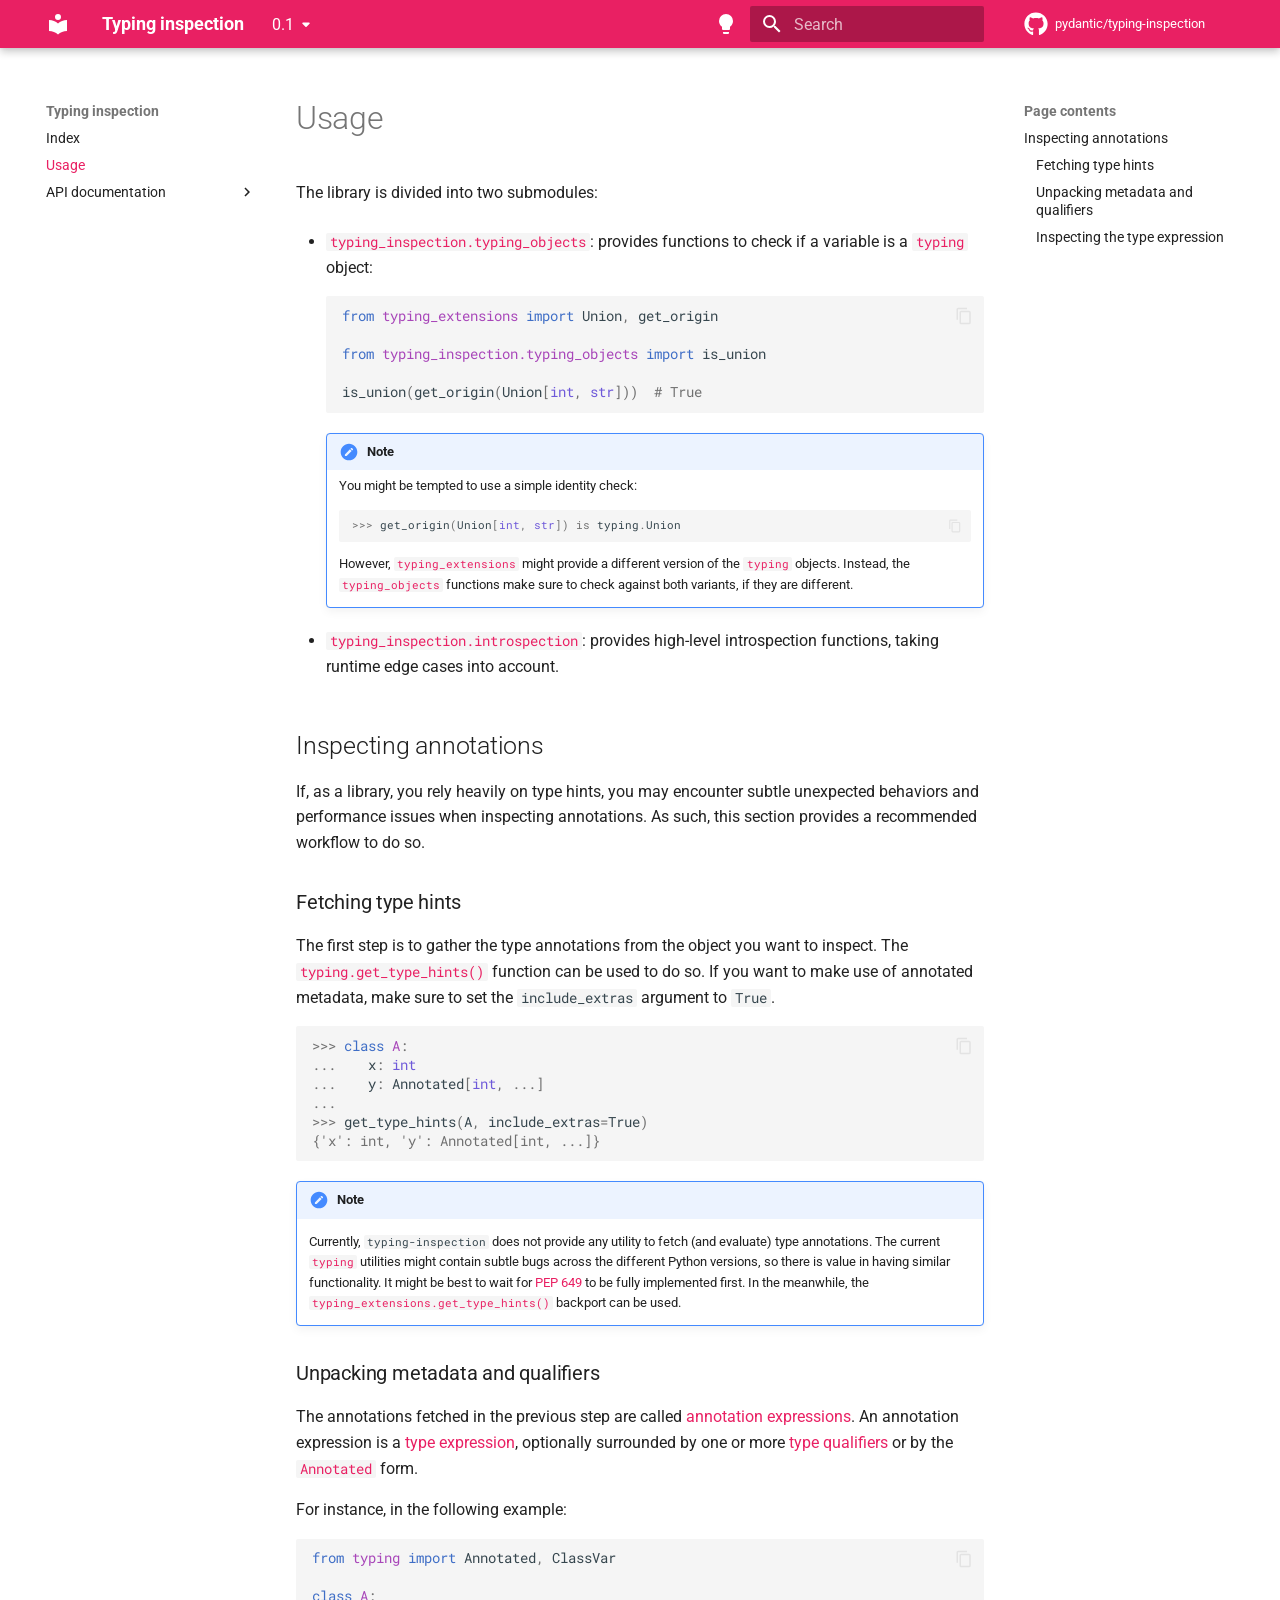
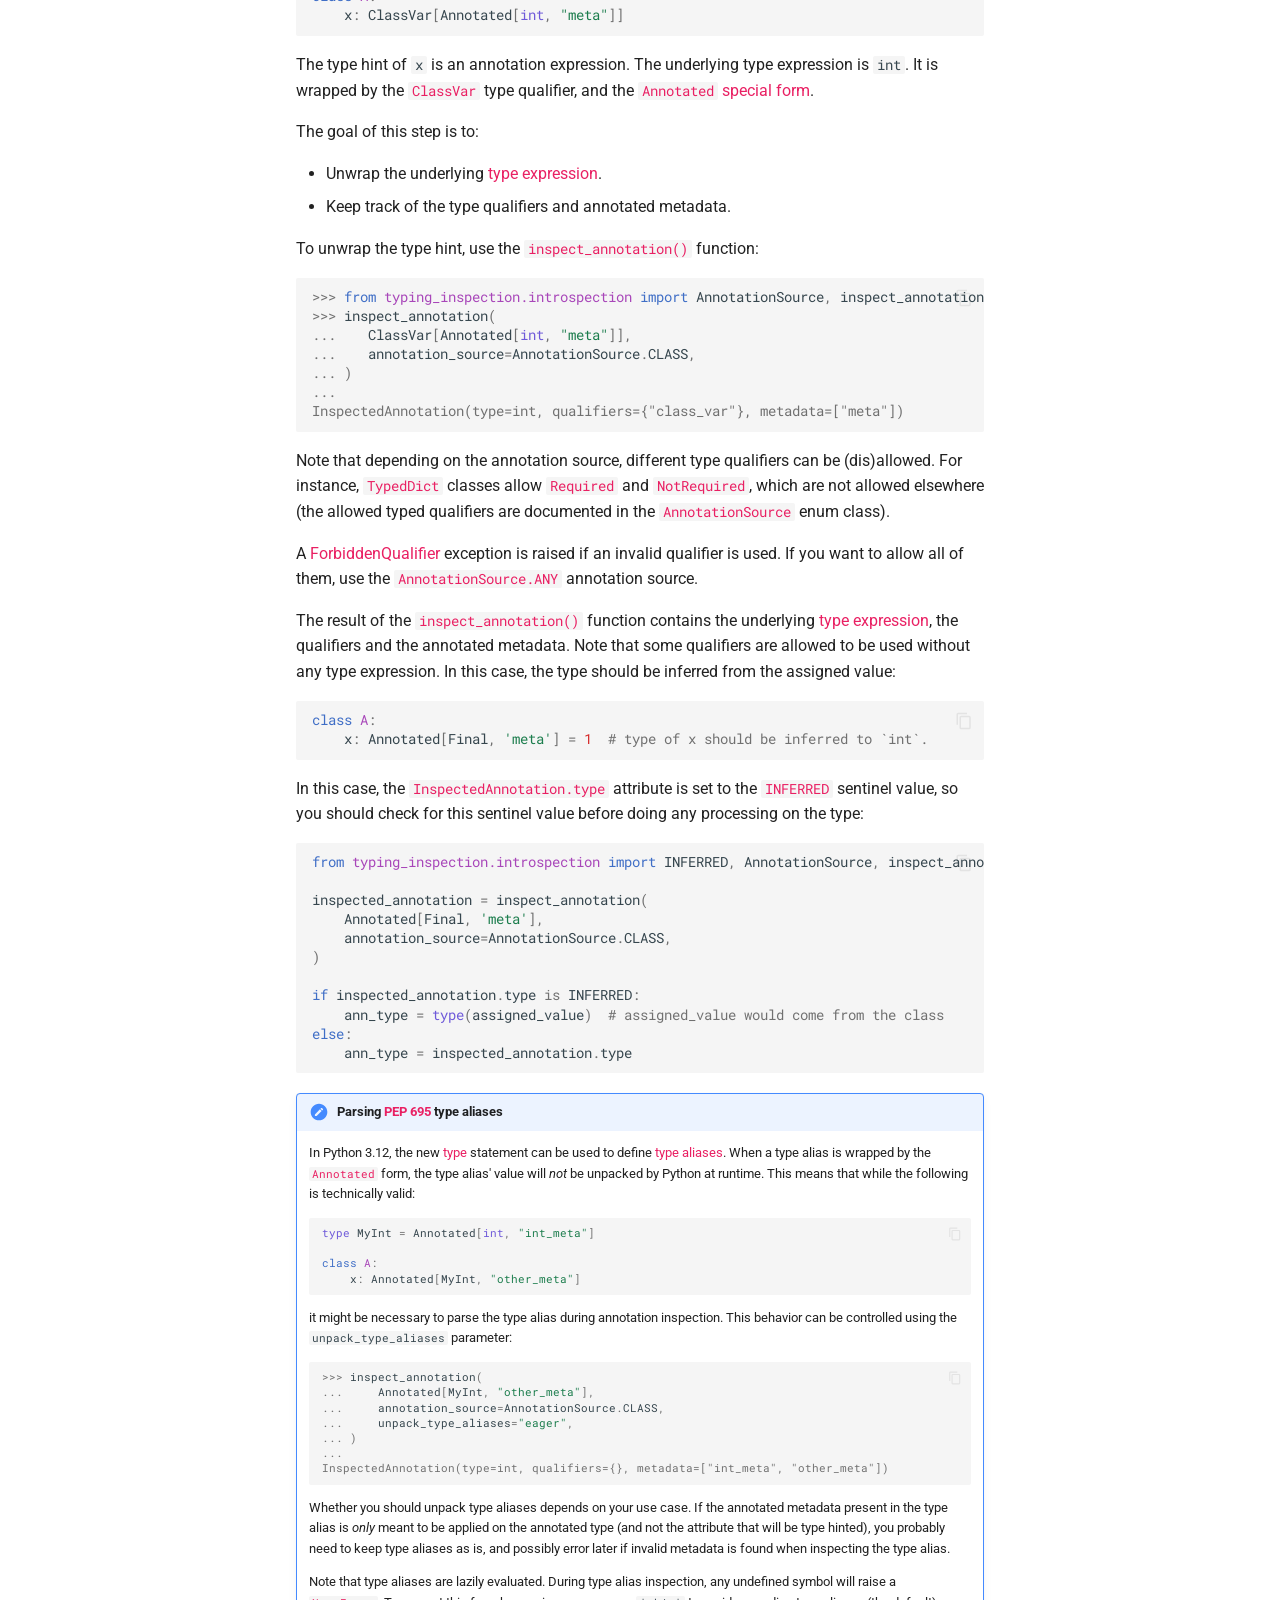
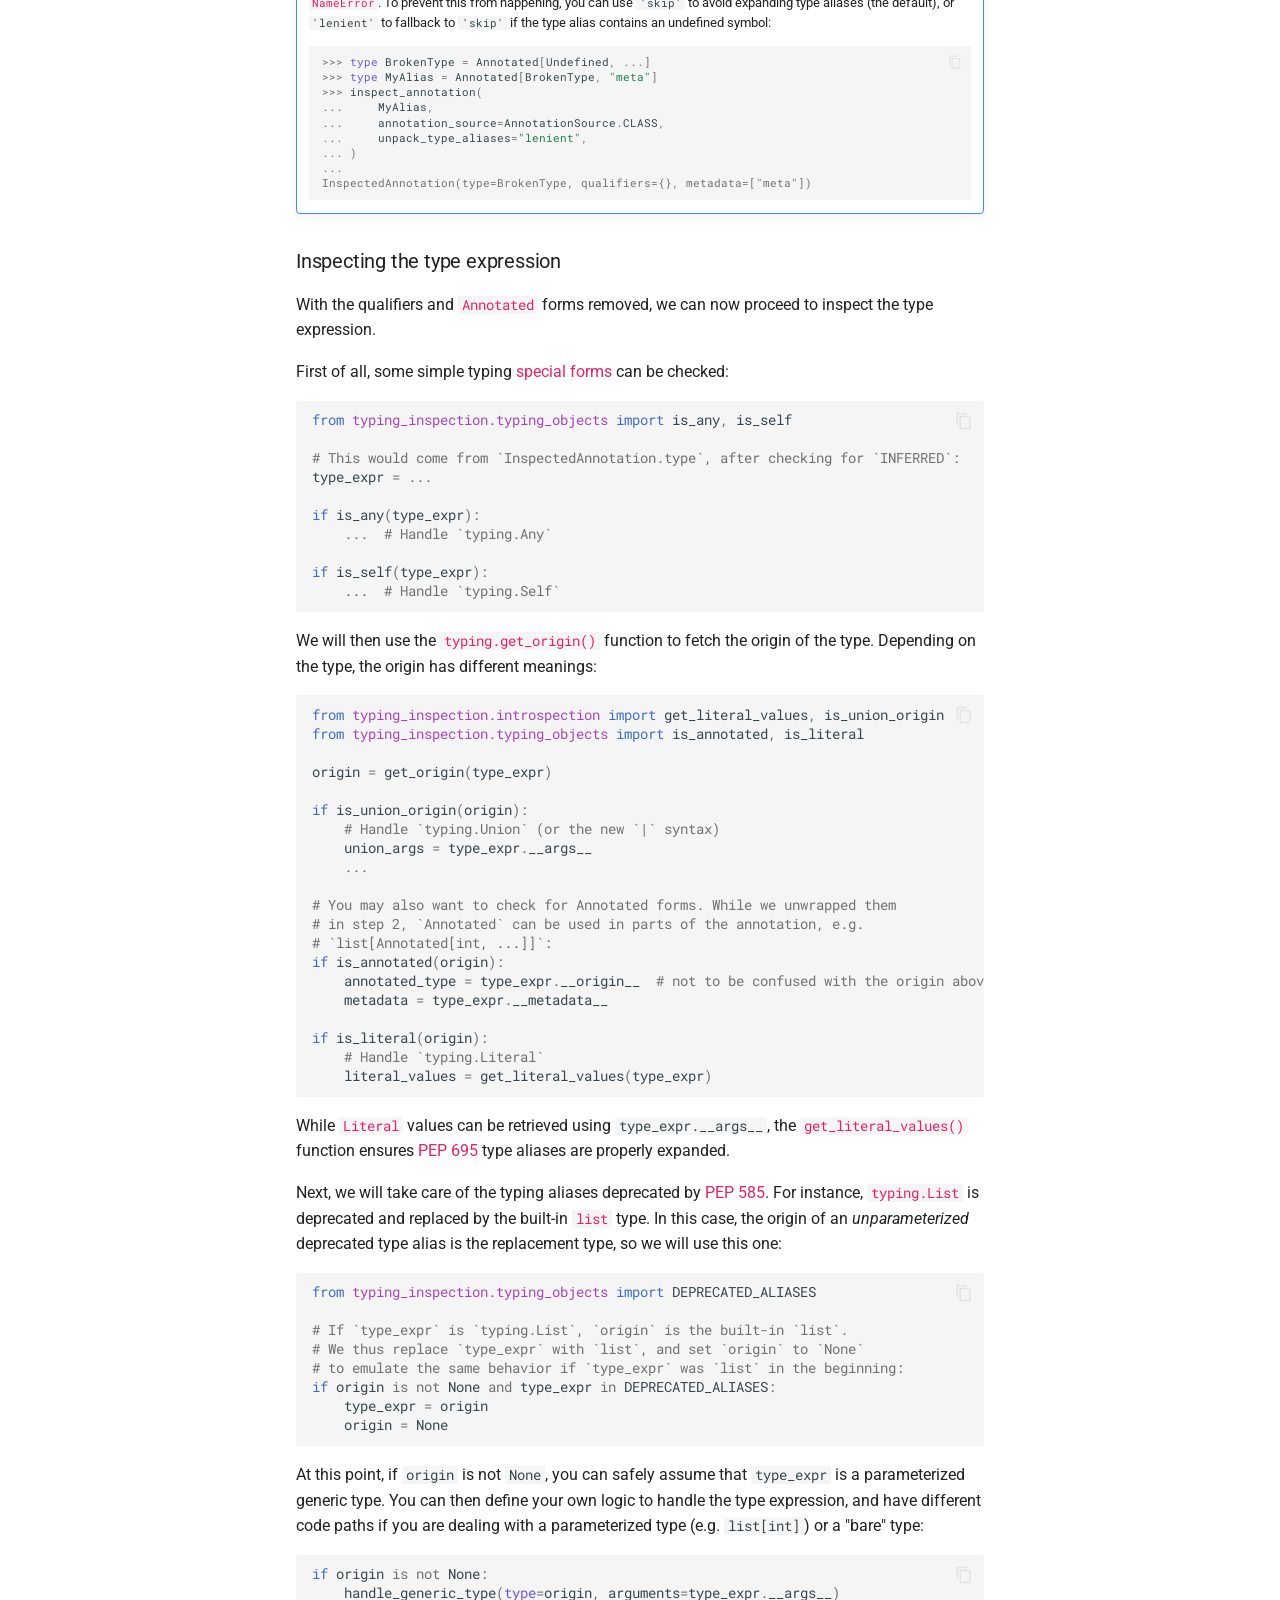
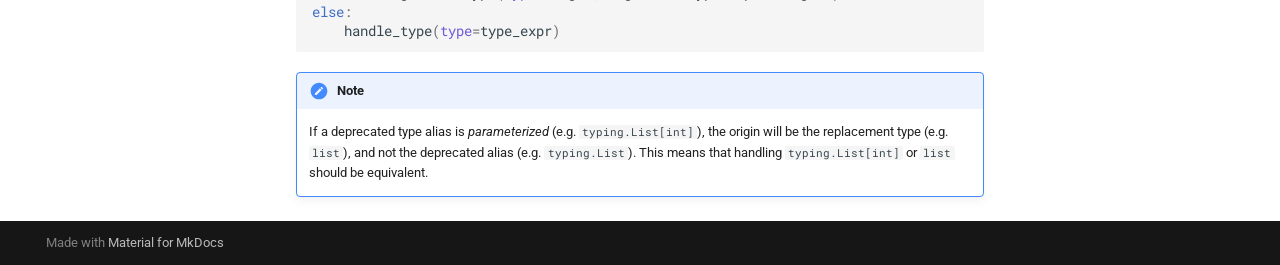
<file: 0.1/usage/index.html>
<!doctype html>
<html lang="en" class="no-js">
  <head>
    
      <meta charset="utf-8">
      <meta name="viewport" content="width=device-width,initial-scale=1">
      
        <meta name="description" content="Runtime typing introspection tools">
      
      
      
        <link rel="canonical" href="https://pydantic.github.io/typing-inspection/latest/usage/">
      
      
        <link rel="prev" href="..">
      
      
        <link rel="next" href="../api/introspection/">
      
      
      <link rel="icon" href="../assets/images/favicon.png">
      <meta name="generator" content="mkdocs-1.6.1, mkdocs-material-9.6.4">
    
    
      
        <title>Usage - Typing inspection</title>
      
    
    
      <link rel="stylesheet" href="../assets/stylesheets/main.8608ea7d.min.css">
      
        
        <link rel="stylesheet" href="../assets/stylesheets/palette.06af60db.min.css">
      
      


    
    
      
    
    
      
        
        
        <link rel="preconnect" href="https://fonts.gstatic.com" crossorigin>
        <link rel="stylesheet" href="https://fonts.googleapis.com/css?family=Roboto:300,300i,400,400i,700,700i%7CRoboto+Mono:400,400i,700,700i&display=fallback">
        <style>:root{--md-text-font:"Roboto";--md-code-font:"Roboto Mono"}</style>
      
    
    
      <link rel="stylesheet" href="../assets/_mkdocstrings.css">
    
      <link rel="stylesheet" href="../extra/tweaks.css">
    
    <script>__md_scope=new URL("..",location),__md_hash=e=>[...e].reduce(((e,_)=>(e<<5)-e+_.charCodeAt(0)),0),__md_get=(e,_=localStorage,t=__md_scope)=>JSON.parse(_.getItem(t.pathname+"."+e)),__md_set=(e,_,t=localStorage,a=__md_scope)=>{try{t.setItem(a.pathname+"."+e,JSON.stringify(_))}catch(e){}}</script>
    
      

    
    
    
  </head>
  
  
    
    
      
    
    
    
    
    <body dir="ltr" data-md-color-scheme="default" data-md-color-primary="pink" data-md-color-accent="pink">
  
    
    <input class="md-toggle" data-md-toggle="drawer" type="checkbox" id="__drawer" autocomplete="off">
    <input class="md-toggle" data-md-toggle="search" type="checkbox" id="__search" autocomplete="off">
    <label class="md-overlay" for="__drawer"></label>
    <div data-md-component="skip">
      
        
        <a href="#usage" class="md-skip">
          Skip to content
        </a>
      
    </div>
    <div data-md-component="announce">
      
    </div>
    
      <div data-md-color-scheme="default" data-md-component="outdated" hidden>
        
      </div>
    
    
      

  

<header class="md-header md-header--shadow" data-md-component="header">
  <nav class="md-header__inner md-grid" aria-label="Header">
    <a href=".." title="Typing inspection" class="md-header__button md-logo" aria-label="Typing inspection" data-md-component="logo">
      
  
  <svg xmlns="http://www.w3.org/2000/svg" viewBox="0 0 24 24"><path d="M12 8a3 3 0 0 0 3-3 3 3 0 0 0-3-3 3 3 0 0 0-3 3 3 3 0 0 0 3 3m0 3.54C9.64 9.35 6.5 8 3 8v11c3.5 0 6.64 1.35 9 3.54 2.36-2.19 5.5-3.54 9-3.54V8c-3.5 0-6.64 1.35-9 3.54"/></svg>

    </a>
    <label class="md-header__button md-icon" for="__drawer">
      
      <svg xmlns="http://www.w3.org/2000/svg" viewBox="0 0 24 24"><path d="M3 6h18v2H3zm0 5h18v2H3zm0 5h18v2H3z"/></svg>
    </label>
    <div class="md-header__title" data-md-component="header-title">
      <div class="md-header__ellipsis">
        <div class="md-header__topic">
          <span class="md-ellipsis">
            Typing inspection
          </span>
        </div>
        <div class="md-header__topic" data-md-component="header-topic">
          <span class="md-ellipsis">
            
              Usage
            
          </span>
        </div>
      </div>
    </div>
    
      
        <form class="md-header__option" data-md-component="palette">
  
    
    
    
    <input class="md-option" data-md-color-media="(prefers-color-scheme)" data-md-color-scheme="default" data-md-color-primary="pink" data-md-color-accent="pink"  aria-label="Switch to light mode"  type="radio" name="__palette" id="__palette_0">
    
      <label class="md-header__button md-icon" title="Switch to light mode" for="__palette_1" hidden>
        <svg xmlns="http://www.w3.org/2000/svg" viewBox="0 0 24 24"><path d="M12 2a7 7 0 0 0-7 7c0 2.38 1.19 4.47 3 5.74V17a1 1 0 0 0 1 1h6a1 1 0 0 0 1-1v-2.26c1.81-1.27 3-3.36 3-5.74a7 7 0 0 0-7-7M9 21a1 1 0 0 0 1 1h4a1 1 0 0 0 1-1v-1H9z"/></svg>
      </label>
    
  
    
    
    
    <input class="md-option" data-md-color-media="(prefers-color-scheme: light)" data-md-color-scheme="default" data-md-color-primary="pink" data-md-color-accent="pink"  aria-label="Switch to dark mode"  type="radio" name="__palette" id="__palette_1">
    
      <label class="md-header__button md-icon" title="Switch to dark mode" for="__palette_2" hidden>
        <svg xmlns="http://www.w3.org/2000/svg" viewBox="0 0 24 24"><path d="M12 2a7 7 0 0 1 7 7c0 2.38-1.19 4.47-3 5.74V17a1 1 0 0 1-1 1H9a1 1 0 0 1-1-1v-2.26C6.19 13.47 5 11.38 5 9a7 7 0 0 1 7-7M9 21v-1h6v1a1 1 0 0 1-1 1h-4a1 1 0 0 1-1-1m3-17a5 5 0 0 0-5 5c0 2.05 1.23 3.81 3 4.58V16h4v-2.42c1.77-.77 3-2.53 3-4.58a5 5 0 0 0-5-5"/></svg>
      </label>
    
  
    
    
    
    <input class="md-option" data-md-color-media="(prefers-color-scheme: dark)" data-md-color-scheme="slate" data-md-color-primary="pink" data-md-color-accent="pink"  aria-label="Switch to system preference"  type="radio" name="__palette" id="__palette_2">
    
      <label class="md-header__button md-icon" title="Switch to system preference" for="__palette_0" hidden>
        <svg xmlns="http://www.w3.org/2000/svg" viewBox="0 0 24 24"><path d="M9 2c3.87 0 7 3.13 7 7 0 2.38-1.19 4.47-3 5.74V17c0 .55-.45 1-1 1H6c-.55 0-1-.45-1-1v-2.26C3.19 13.47 2 11.38 2 9c0-3.87 3.13-7 7-7M6 21v-1h6v1c0 .55-.45 1-1 1H7c-.55 0-1-.45-1-1M9 4C6.24 4 4 6.24 4 9c0 2.05 1.23 3.81 3 4.58V16h4v-2.42c1.77-.77 3-2.53 3-4.58 0-2.76-2.24-5-5-5m10 9h-2l-3.2 9h1.9l.7-2h3.2l.7 2h1.9zm-2.15 5.65L18 15l1.15 3.65z"/></svg>
      </label>
    
  
</form>
      
    
    
      <script>var palette=__md_get("__palette");if(palette&&palette.color){if("(prefers-color-scheme)"===palette.color.media){var media=matchMedia("(prefers-color-scheme: light)"),input=document.querySelector(media.matches?"[data-md-color-media='(prefers-color-scheme: light)']":"[data-md-color-media='(prefers-color-scheme: dark)']");palette.color.media=input.getAttribute("data-md-color-media"),palette.color.scheme=input.getAttribute("data-md-color-scheme"),palette.color.primary=input.getAttribute("data-md-color-primary"),palette.color.accent=input.getAttribute("data-md-color-accent")}for(var[key,value]of Object.entries(palette.color))document.body.setAttribute("data-md-color-"+key,value)}</script>
    
    
    
      <label class="md-header__button md-icon" for="__search">
        
        <svg xmlns="http://www.w3.org/2000/svg" viewBox="0 0 24 24"><path d="M9.5 3A6.5 6.5 0 0 1 16 9.5c0 1.61-.59 3.09-1.56 4.23l.27.27h.79l5 5-1.5 1.5-5-5v-.79l-.27-.27A6.52 6.52 0 0 1 9.5 16 6.5 6.5 0 0 1 3 9.5 6.5 6.5 0 0 1 9.5 3m0 2C7 5 5 7 5 9.5S7 14 9.5 14 14 12 14 9.5 12 5 9.5 5"/></svg>
      </label>
      <div class="md-search" data-md-component="search" role="dialog">
  <label class="md-search__overlay" for="__search"></label>
  <div class="md-search__inner" role="search">
    <form class="md-search__form" name="search">
      <input type="text" class="md-search__input" name="query" aria-label="Search" placeholder="Search" autocapitalize="off" autocorrect="off" autocomplete="off" spellcheck="false" data-md-component="search-query" required>
      <label class="md-search__icon md-icon" for="__search">
        
        <svg xmlns="http://www.w3.org/2000/svg" viewBox="0 0 24 24"><path d="M9.5 3A6.5 6.5 0 0 1 16 9.5c0 1.61-.59 3.09-1.56 4.23l.27.27h.79l5 5-1.5 1.5-5-5v-.79l-.27-.27A6.52 6.52 0 0 1 9.5 16 6.5 6.5 0 0 1 3 9.5 6.5 6.5 0 0 1 9.5 3m0 2C7 5 5 7 5 9.5S7 14 9.5 14 14 12 14 9.5 12 5 9.5 5"/></svg>
        
        <svg xmlns="http://www.w3.org/2000/svg" viewBox="0 0 24 24"><path d="M20 11v2H8l5.5 5.5-1.42 1.42L4.16 12l7.92-7.92L13.5 5.5 8 11z"/></svg>
      </label>
      <nav class="md-search__options" aria-label="Search">
        
        <button type="reset" class="md-search__icon md-icon" title="Clear" aria-label="Clear" tabindex="-1">
          
          <svg xmlns="http://www.w3.org/2000/svg" viewBox="0 0 24 24"><path d="M19 6.41 17.59 5 12 10.59 6.41 5 5 6.41 10.59 12 5 17.59 6.41 19 12 13.41 17.59 19 19 17.59 13.41 12z"/></svg>
        </button>
      </nav>
      
    </form>
    <div class="md-search__output">
      <div class="md-search__scrollwrap" tabindex="0" data-md-scrollfix>
        <div class="md-search-result" data-md-component="search-result">
          <div class="md-search-result__meta">
            Initializing search
          </div>
          <ol class="md-search-result__list" role="presentation"></ol>
        </div>
      </div>
    </div>
  </div>
</div>
    
    
      <div class="md-header__source">
        <a href="https://github.com/pydantic/typing-inspection" title="Go to repository" class="md-source" data-md-component="source">
  <div class="md-source__icon md-icon">
    
    <svg xmlns="http://www.w3.org/2000/svg" viewBox="0 0 496 512"><!--! Font Awesome Free 6.7.2 by @fontawesome - https://fontawesome.com License - https://fontawesome.com/license/free (Icons: CC BY 4.0, Fonts: SIL OFL 1.1, Code: MIT License) Copyright 2024 Fonticons, Inc.--><path d="M165.9 397.4c0 2-2.3 3.6-5.2 3.6-3.3.3-5.6-1.3-5.6-3.6 0-2 2.3-3.6 5.2-3.6 3-.3 5.6 1.3 5.6 3.6m-31.1-4.5c-.7 2 1.3 4.3 4.3 4.9 2.6 1 5.6 0 6.2-2s-1.3-4.3-4.3-5.2c-2.6-.7-5.5.3-6.2 2.3m44.2-1.7c-2.9.7-4.9 2.6-4.6 4.9.3 2 2.9 3.3 5.9 2.6 2.9-.7 4.9-2.6 4.6-4.6-.3-1.9-3-3.2-5.9-2.9M244.8 8C106.1 8 0 113.3 0 252c0 110.9 69.8 205.8 169.5 239.2 12.8 2.3 17.3-5.6 17.3-12.1 0-6.2-.3-40.4-.3-61.4 0 0-70 15-84.7-29.8 0 0-11.4-29.1-27.8-36.6 0 0-22.9-15.7 1.6-15.4 0 0 24.9 2 38.6 25.8 21.9 38.6 58.6 27.5 72.9 20.9 2.3-16 8.8-27.1 16-33.7-55.9-6.2-112.3-14.3-112.3-110.5 0-27.5 7.6-41.3 23.6-58.9-2.6-6.5-11.1-33.3 2.6-67.9 20.9-6.5 69 27 69 27 20-5.6 41.5-8.5 62.8-8.5s42.8 2.9 62.8 8.5c0 0 48.1-33.6 69-27 13.7 34.7 5.2 61.4 2.6 67.9 16 17.7 25.8 31.5 25.8 58.9 0 96.5-58.9 104.2-114.8 110.5 9.2 7.9 17 22.9 17 46.4 0 33.7-.3 75.4-.3 83.6 0 6.5 4.6 14.4 17.3 12.1C428.2 457.8 496 362.9 496 252 496 113.3 383.5 8 244.8 8M97.2 352.9c-1.3 1-1 3.3.7 5.2 1.6 1.6 3.9 2.3 5.2 1 1.3-1 1-3.3-.7-5.2-1.6-1.6-3.9-2.3-5.2-1m-10.8-8.1c-.7 1.3.3 2.9 2.3 3.9 1.6 1 3.6.7 4.3-.7.7-1.3-.3-2.9-2.3-3.9-2-.6-3.6-.3-4.3.7m32.4 35.6c-1.6 1.3-1 4.3 1.3 6.2 2.3 2.3 5.2 2.6 6.5 1 1.3-1.3.7-4.3-1.3-6.2-2.2-2.3-5.2-2.6-6.5-1m-11.4-14.7c-1.6 1-1.6 3.6 0 5.9s4.3 3.3 5.6 2.3c1.6-1.3 1.6-3.9 0-6.2-1.4-2.3-4-3.3-5.6-2"/></svg>
  </div>
  <div class="md-source__repository">
    pydantic/typing-inspection
  </div>
</a>
      </div>
    
  </nav>
  
</header>
    
    <div class="md-container" data-md-component="container">
      
      
        
          
        
      
      <main class="md-main" data-md-component="main">
        <div class="md-main__inner md-grid">
          
            
              
              <div class="md-sidebar md-sidebar--primary" data-md-component="sidebar" data-md-type="navigation" >
                <div class="md-sidebar__scrollwrap">
                  <div class="md-sidebar__inner">
                    



<nav class="md-nav md-nav--primary" aria-label="Navigation" data-md-level="0">
  <label class="md-nav__title" for="__drawer">
    <a href=".." title="Typing inspection" class="md-nav__button md-logo" aria-label="Typing inspection" data-md-component="logo">
      
  
  <svg xmlns="http://www.w3.org/2000/svg" viewBox="0 0 24 24"><path d="M12 8a3 3 0 0 0 3-3 3 3 0 0 0-3-3 3 3 0 0 0-3 3 3 3 0 0 0 3 3m0 3.54C9.64 9.35 6.5 8 3 8v11c3.5 0 6.64 1.35 9 3.54 2.36-2.19 5.5-3.54 9-3.54V8c-3.5 0-6.64 1.35-9 3.54"/></svg>

    </a>
    Typing inspection
  </label>
  
    <div class="md-nav__source">
      <a href="https://github.com/pydantic/typing-inspection" title="Go to repository" class="md-source" data-md-component="source">
  <div class="md-source__icon md-icon">
    
    <svg xmlns="http://www.w3.org/2000/svg" viewBox="0 0 496 512"><!--! Font Awesome Free 6.7.2 by @fontawesome - https://fontawesome.com License - https://fontawesome.com/license/free (Icons: CC BY 4.0, Fonts: SIL OFL 1.1, Code: MIT License) Copyright 2024 Fonticons, Inc.--><path d="M165.9 397.4c0 2-2.3 3.6-5.2 3.6-3.3.3-5.6-1.3-5.6-3.6 0-2 2.3-3.6 5.2-3.6 3-.3 5.6 1.3 5.6 3.6m-31.1-4.5c-.7 2 1.3 4.3 4.3 4.9 2.6 1 5.6 0 6.2-2s-1.3-4.3-4.3-5.2c-2.6-.7-5.5.3-6.2 2.3m44.2-1.7c-2.9.7-4.9 2.6-4.6 4.9.3 2 2.9 3.3 5.9 2.6 2.9-.7 4.9-2.6 4.6-4.6-.3-1.9-3-3.2-5.9-2.9M244.8 8C106.1 8 0 113.3 0 252c0 110.9 69.8 205.8 169.5 239.2 12.8 2.3 17.3-5.6 17.3-12.1 0-6.2-.3-40.4-.3-61.4 0 0-70 15-84.7-29.8 0 0-11.4-29.1-27.8-36.6 0 0-22.9-15.7 1.6-15.4 0 0 24.9 2 38.6 25.8 21.9 38.6 58.6 27.5 72.9 20.9 2.3-16 8.8-27.1 16-33.7-55.9-6.2-112.3-14.3-112.3-110.5 0-27.5 7.6-41.3 23.6-58.9-2.6-6.5-11.1-33.3 2.6-67.9 20.9-6.5 69 27 69 27 20-5.6 41.5-8.5 62.8-8.5s42.8 2.9 62.8 8.5c0 0 48.1-33.6 69-27 13.7 34.7 5.2 61.4 2.6 67.9 16 17.7 25.8 31.5 25.8 58.9 0 96.5-58.9 104.2-114.8 110.5 9.2 7.9 17 22.9 17 46.4 0 33.7-.3 75.4-.3 83.6 0 6.5 4.6 14.4 17.3 12.1C428.2 457.8 496 362.9 496 252 496 113.3 383.5 8 244.8 8M97.2 352.9c-1.3 1-1 3.3.7 5.2 1.6 1.6 3.9 2.3 5.2 1 1.3-1 1-3.3-.7-5.2-1.6-1.6-3.9-2.3-5.2-1m-10.8-8.1c-.7 1.3.3 2.9 2.3 3.9 1.6 1 3.6.7 4.3-.7.7-1.3-.3-2.9-2.3-3.9-2-.6-3.6-.3-4.3.7m32.4 35.6c-1.6 1.3-1 4.3 1.3 6.2 2.3 2.3 5.2 2.6 6.5 1 1.3-1.3.7-4.3-1.3-6.2-2.2-2.3-5.2-2.6-6.5-1m-11.4-14.7c-1.6 1-1.6 3.6 0 5.9s4.3 3.3 5.6 2.3c1.6-1.3 1.6-3.9 0-6.2-1.4-2.3-4-3.3-5.6-2"/></svg>
  </div>
  <div class="md-source__repository">
    pydantic/typing-inspection
  </div>
</a>
    </div>
  
  <ul class="md-nav__list" data-md-scrollfix>
    
      
      
  
  
  
  
    <li class="md-nav__item">
      <a href=".." class="md-nav__link">
        
  
  <span class="md-ellipsis">
    Index
    
  </span>
  

      </a>
    </li>
  

    
      
      
  
  
    
  
  
  
    <li class="md-nav__item md-nav__item--active">
      
      <input class="md-nav__toggle md-toggle" type="checkbox" id="__toc">
      
      
        
      
      
        <label class="md-nav__link md-nav__link--active" for="__toc">
          
  
  <span class="md-ellipsis">
    Usage
    
  </span>
  

          <span class="md-nav__icon md-icon"></span>
        </label>
      
      <a href="./" class="md-nav__link md-nav__link--active">
        
  
  <span class="md-ellipsis">
    Usage
    
  </span>
  

      </a>
      
        

  

<nav class="md-nav md-nav--secondary" aria-label="Page contents">
  
  
  
    
  
  
    <label class="md-nav__title" for="__toc">
      <span class="md-nav__icon md-icon"></span>
      Page contents
    </label>
    <ul class="md-nav__list" data-md-component="toc" data-md-scrollfix>
      
        <li class="md-nav__item">
  <a href="#inspecting-annotations" class="md-nav__link">
    <span class="md-ellipsis">
      Inspecting annotations
    </span>
  </a>
  
    <nav class="md-nav" aria-label="Inspecting annotations">
      <ul class="md-nav__list">
        
          <li class="md-nav__item">
  <a href="#fetching-type-hints" class="md-nav__link">
    <span class="md-ellipsis">
      Fetching type hints
    </span>
  </a>
  
</li>
        
          <li class="md-nav__item">
  <a href="#unpacking-metadata-and-qualifiers" class="md-nav__link">
    <span class="md-ellipsis">
      Unpacking metadata and qualifiers
    </span>
  </a>
  
</li>
        
          <li class="md-nav__item">
  <a href="#inspecting-the-type-expression" class="md-nav__link">
    <span class="md-ellipsis">
      Inspecting the type expression
    </span>
  </a>
  
</li>
        
      </ul>
    </nav>
  
</li>
      
    </ul>
  
</nav>
      
    </li>
  

    
      
      
  
  
  
  
    
    
    
    
    <li class="md-nav__item md-nav__item--nested">
      
        
        
        <input class="md-nav__toggle md-toggle " type="checkbox" id="__nav_3" >
        
          
          <label class="md-nav__link" for="__nav_3" id="__nav_3_label" tabindex="0">
            
  
  <span class="md-ellipsis">
    API documentation
    
  </span>
  

            <span class="md-nav__icon md-icon"></span>
          </label>
        
        <nav class="md-nav" data-md-level="1" aria-labelledby="__nav_3_label" aria-expanded="false">
          <label class="md-nav__title" for="__nav_3">
            <span class="md-nav__icon md-icon"></span>
            API documentation
          </label>
          <ul class="md-nav__list" data-md-scrollfix>
            
              
                
  
  
  
  
    <li class="md-nav__item">
      <a href="../api/introspection/" class="md-nav__link">
        
  
  <span class="md-ellipsis">
    introspection
    
  </span>
  

      </a>
    </li>
  

              
            
              
                
  
  
  
  
    <li class="md-nav__item">
      <a href="../api/typing_objects/" class="md-nav__link">
        
  
  <span class="md-ellipsis">
    typing_objects
    
  </span>
  

      </a>
    </li>
  

              
            
          </ul>
        </nav>
      
    </li>
  

    
  </ul>
</nav>
                  </div>
                </div>
              </div>
            
            
              
              <div class="md-sidebar md-sidebar--secondary" data-md-component="sidebar" data-md-type="toc" >
                <div class="md-sidebar__scrollwrap">
                  <div class="md-sidebar__inner">
                    

  

<nav class="md-nav md-nav--secondary" aria-label="Page contents">
  
  
  
    
  
  
    <label class="md-nav__title" for="__toc">
      <span class="md-nav__icon md-icon"></span>
      Page contents
    </label>
    <ul class="md-nav__list" data-md-component="toc" data-md-scrollfix>
      
        <li class="md-nav__item">
  <a href="#inspecting-annotations" class="md-nav__link">
    <span class="md-ellipsis">
      Inspecting annotations
    </span>
  </a>
  
    <nav class="md-nav" aria-label="Inspecting annotations">
      <ul class="md-nav__list">
        
          <li class="md-nav__item">
  <a href="#fetching-type-hints" class="md-nav__link">
    <span class="md-ellipsis">
      Fetching type hints
    </span>
  </a>
  
</li>
        
          <li class="md-nav__item">
  <a href="#unpacking-metadata-and-qualifiers" class="md-nav__link">
    <span class="md-ellipsis">
      Unpacking metadata and qualifiers
    </span>
  </a>
  
</li>
        
          <li class="md-nav__item">
  <a href="#inspecting-the-type-expression" class="md-nav__link">
    <span class="md-ellipsis">
      Inspecting the type expression
    </span>
  </a>
  
</li>
        
      </ul>
    </nav>
  
</li>
      
    </ul>
  
</nav>
                  </div>
                </div>
              </div>
            
          
          
            <div class="md-content" data-md-component="content">
              <article class="md-content__inner md-typeset">
                
                  


  
  


<h1 id="usage">Usage<a class="headerlink" href="#usage" title="Permanent link">&para;</a></h1>
<p>The library is divided into two submodules:</p>
<ul>
<li>
<p><a class="autorefs autorefs-internal" href="../api/typing_objects/#typing_inspection.typing_objects"><code>typing_inspection.typing_objects</code></a>: provides functions to check if a variable is a <a class="autorefs autorefs-external" href="https://docs.python.org/3/library/typing.html#module-typing"><code>typing</code></a> object:
  <div class="language-python highlight"><pre><span></span><code><span class="kn">from</span><span class="w"> </span><span class="nn">typing_extensions</span><span class="w"> </span><span class="kn">import</span> <span class="n">Union</span><span class="p">,</span> <span class="n">get_origin</span>

<span class="kn">from</span><span class="w"> </span><span class="nn">typing_inspection.typing_objects</span><span class="w"> </span><span class="kn">import</span> <span class="n">is_union</span>

<span class="n">is_union</span><span class="p">(</span><span class="n">get_origin</span><span class="p">(</span><span class="n">Union</span><span class="p">[</span><span class="nb">int</span><span class="p">,</span> <span class="nb">str</span><span class="p">]))</span>  <span class="c1"># True</span>
</code></pre></div></p>
<div class="admonition note">
<p class="admonition-title">Note</p>
<p>You might be tempted to use a simple identity check:</p>
<div class="language-pycon highlight"><pre><span></span><code><span class="gp">&gt;&gt;&gt; </span><span class="n">get_origin</span><span class="p">(</span><span class="n">Union</span><span class="p">[</span><span class="nb">int</span><span class="p">,</span> <span class="nb">str</span><span class="p">])</span> <span class="ow">is</span> <span class="n">typing</span><span class="o">.</span><span class="n">Union</span>
</code></pre></div>
<p>However, <a class="autorefs autorefs-external" href="https://typing-extensions.readthedocs.io/en/latest/index.html#module-typing_extensions"><code>typing_extensions</code></a> might provide a different version of the <a class="autorefs autorefs-external" href="https://docs.python.org/3/library/typing.html#module-typing"><code>typing</code></a> objects. Instead,
the <a class="autorefs autorefs-internal" href="../api/typing_objects/#typing_inspection.typing_objects"><code>typing_objects</code></a> functions make sure to check against both variants,
if they are different.</p>
</div>
</li>
<li>
<p><a class="autorefs autorefs-internal" href="../api/introspection/#typing_inspection.introspection"><code>typing_inspection.introspection</code></a>: provides high-level introspection functions, taking runtime edge cases
  into account.</p>
</li>
</ul>
<h2 id="inspecting-annotations">Inspecting annotations<a class="headerlink" href="#inspecting-annotations" title="Permanent link">&para;</a></h2>
<p>If, as a library, you rely heavily on type hints, you may encounter subtle unexpected behaviors and performance
issues when inspecting annotations. As such, this section provides a recommended workflow to do so.</p>
<h3 id="fetching-type-hints">Fetching type hints<a class="headerlink" href="#fetching-type-hints" title="Permanent link">&para;</a></h3>
<p>The first step is to gather the type annotations from the object you want to inspect. The
<a class="autorefs autorefs-external" href="https://docs.python.org/3/library/typing.html#typing.get_type_hints"><code>typing.get_type_hints()</code></a> function can be used to do so. If you want to make use of annotated
metadata, make sure to set the <code>include_extras</code> argument to <code>True</code>.</p>
<div class="language-pycon highlight"><pre><span></span><code><span class="gp">&gt;&gt;&gt; </span><span class="k">class</span><span class="w"> </span><span class="nc">A</span><span class="p">:</span>
<span class="gp">... </span>   <span class="n">x</span><span class="p">:</span> <span class="nb">int</span>
<span class="gp">... </span>   <span class="n">y</span><span class="p">:</span> <span class="n">Annotated</span><span class="p">[</span><span class="nb">int</span><span class="p">,</span> <span class="o">...</span><span class="p">]</span>
<span class="gp">...</span>
<span class="gp">&gt;&gt;&gt; </span><span class="n">get_type_hints</span><span class="p">(</span><span class="n">A</span><span class="p">,</span> <span class="n">include_extras</span><span class="o">=</span><span class="kc">True</span><span class="p">)</span>
<span class="go">{&#39;x&#39;: int, &#39;y&#39;: Annotated[int, ...]}</span>
</code></pre></div>
<div class="admonition note">
<p class="admonition-title">Note</p>
<p>Currently, <code>typing-inspection</code> does not provide any utility to fetch (and evaluate) type annotations. The current
<a class="autorefs autorefs-external" href="https://docs.python.org/3/library/typing.html#module-typing"><code>typing</code></a> utilities might contain subtle bugs across the different Python versions, so there is value in
having similar functionality. It might be best to wait for <a href="https://peps.python.org/pep-0649/">PEP 649</a> to be fully
implemented first. In the meanwhile, the <a class="autorefs autorefs-external" href="https://typing-extensions.readthedocs.io/en/latest/index.html#typing_extensions.get_type_hints"><code>typing_extensions.get_type_hints()</code></a>
backport can be used.</p>
</div>
<h3 id="unpacking-metadata-and-qualifiers">Unpacking metadata and qualifiers<a class="headerlink" href="#unpacking-metadata-and-qualifiers" title="Permanent link">&para;</a></h3>
<p>The annotations fetched in the previous step are called <a class="autorefs autorefs-external" href="https://typing.readthedocs.io/en/latest/spec/glossary.html#term-annotation-expression">annotation expressions</a>.
An annotation expression is a <a class="autorefs autorefs-external" href="https://typing.readthedocs.io/en/latest/spec/glossary.html#term-type-expression">type expression</a>, optionally surrounded by one or more <a class="autorefs autorefs-external" href="https://typing.readthedocs.io/en/latest/spec/glossary.html#term-type-qualifier">type qualifiers</a>
or by the <a class="autorefs autorefs-external" href="https://docs.python.org/3/library/typing.html#typing.Annotated"><code>Annotated</code></a> form.</p>
<p>For instance, in the following example:</p>
<div class="language-python highlight"><pre><span></span><code><span class="kn">from</span><span class="w"> </span><span class="nn">typing</span><span class="w"> </span><span class="kn">import</span> <span class="n">Annotated</span><span class="p">,</span> <span class="n">ClassVar</span>

<span class="k">class</span><span class="w"> </span><span class="nc">A</span><span class="p">:</span>
    <span class="n">x</span><span class="p">:</span> <span class="n">ClassVar</span><span class="p">[</span><span class="n">Annotated</span><span class="p">[</span><span class="nb">int</span><span class="p">,</span> <span class="s2">&quot;meta&quot;</span><span class="p">]]</span>
</code></pre></div>
<p>The type hint of <code>x</code> is an annotation expression. The underlying type expression is <code>int</code>. It is wrapped
by the <a class="autorefs autorefs-external" href="https://docs.python.org/3/library/typing.html#typing.ClassVar"><code>ClassVar</code></a> type qualifier, and the <a class="autorefs autorefs-external" href="https://docs.python.org/3/library/typing.html#typing.Annotated"><code>Annotated</code></a> <a class="autorefs autorefs-external" href="https://typing.readthedocs.io/en/latest/spec/glossary.html#term-special-form">special form</a>.</p>
<p>The goal of this step is to:</p>
<ul>
<li>Unwrap the underlying <a class="autorefs autorefs-external" href="https://typing.readthedocs.io/en/latest/spec/glossary.html#term-type-expression">type expression</a>.</li>
<li>Keep track of the type qualifiers and annotated metadata.</li>
</ul>
<p>To unwrap the type hint, use the <a class="autorefs autorefs-internal" href="../api/introspection/#typing_inspection.introspection.inspect_annotation"><code>inspect_annotation()</code></a> function:</p>
<div class="language-pycon highlight"><pre><span></span><code><span class="gp">&gt;&gt;&gt; </span><span class="kn">from</span><span class="w"> </span><span class="nn">typing_inspection.introspection</span><span class="w"> </span><span class="kn">import</span> <span class="n">AnnotationSource</span><span class="p">,</span> <span class="n">inspect_annotation</span>
<span class="gp">&gt;&gt;&gt; </span><span class="n">inspect_annotation</span><span class="p">(</span>
<span class="gp">... </span>   <span class="n">ClassVar</span><span class="p">[</span><span class="n">Annotated</span><span class="p">[</span><span class="nb">int</span><span class="p">,</span> <span class="s2">&quot;meta&quot;</span><span class="p">]],</span>
<span class="gp">... </span>   <span class="n">annotation_source</span><span class="o">=</span><span class="n">AnnotationSource</span><span class="o">.</span><span class="n">CLASS</span><span class="p">,</span>
<span class="gp">... </span><span class="p">)</span>
<span class="gp">...</span>
<span class="go">InspectedAnnotation(type=int, qualifiers={&quot;class_var&quot;}, metadata=[&quot;meta&quot;])</span>
</code></pre></div>
<p>Note that depending on the annotation source, different type qualifiers can be (dis)allowed.
For instance, <a class="autorefs autorefs-external" href="https://docs.python.org/3/library/typing.html#typing.TypedDict"><code>TypedDict</code></a> classes allow <a class="autorefs autorefs-external" href="https://docs.python.org/3/library/typing.html#typing.Required"><code>Required</code></a> and <a class="autorefs autorefs-external" href="https://docs.python.org/3/library/typing.html#typing.NotRequired"><code>NotRequired</code></a>,
which are not allowed elsewhere (the allowed typed qualifiers are documented in the
<a class="autorefs autorefs-internal" href="../api/introspection/#typing_inspection.introspection.AnnotationSource"><code>AnnotationSource</code></a> enum class).</p>
<p>A <a class="autorefs autorefs-internal" href="../api/introspection/#typing_inspection.introspection.ForbiddenQualifier">ForbiddenQualifier</a> exception is raised if an invalid qualifier is used.
If you want to allow all of them, use the <a class="autorefs autorefs-internal" href="../api/introspection/#typing_inspection.introspection.AnnotationSource.ANY"><code>AnnotationSource.ANY</code></a> annotation
source.</p>
<p>The result of the <a class="autorefs autorefs-internal" href="../api/introspection/#typing_inspection.introspection.inspect_annotation"><code>inspect_annotation()</code></a> function contains the underlying
<a class="autorefs autorefs-external" href="https://typing.readthedocs.io/en/latest/spec/glossary.html#term-type-expression">type expression</a>, the qualifiers and the annotated metadata. Note that some qualifiers are allowed to be used without any
type expression. In this case, the type should be inferred from the assigned value:</p>
<div class="language-python highlight"><pre><span></span><code><span class="k">class</span><span class="w"> </span><span class="nc">A</span><span class="p">:</span>
    <span class="n">x</span><span class="p">:</span> <span class="n">Annotated</span><span class="p">[</span><span class="n">Final</span><span class="p">,</span> <span class="s1">&#39;meta&#39;</span><span class="p">]</span> <span class="o">=</span> <span class="mi">1</span>  <span class="c1"># type of x should be inferred to `int`.</span>
</code></pre></div>
<p>In this case, the <a class="autorefs autorefs-internal" href="../api/introspection/#typing_inspection.introspection.InspectedAnnotation.type"><code>InspectedAnnotation.type</code></a> attribute is set
to the <a class="autorefs autorefs-internal" href="../api/introspection/#typing_inspection.introspection.INFERRED"><code>INFERRED</code></a> sentinel value, so you should check for this sentinel value
before doing any processing on the type:</p>
<div class="language-python highlight"><pre><span></span><code><span class="kn">from</span><span class="w"> </span><span class="nn">typing_inspection.introspection</span><span class="w"> </span><span class="kn">import</span> <span class="n">INFERRED</span><span class="p">,</span> <span class="n">AnnotationSource</span><span class="p">,</span> <span class="n">inspect_annotation</span>

<span class="n">inspected_annotation</span> <span class="o">=</span> <span class="n">inspect_annotation</span><span class="p">(</span>
    <span class="n">Annotated</span><span class="p">[</span><span class="n">Final</span><span class="p">,</span> <span class="s1">&#39;meta&#39;</span><span class="p">],</span>
    <span class="n">annotation_source</span><span class="o">=</span><span class="n">AnnotationSource</span><span class="o">.</span><span class="n">CLASS</span><span class="p">,</span>
<span class="p">)</span>

<span class="k">if</span> <span class="n">inspected_annotation</span><span class="o">.</span><span class="n">type</span> <span class="ow">is</span> <span class="n">INFERRED</span><span class="p">:</span>
    <span class="n">ann_type</span> <span class="o">=</span> <span class="nb">type</span><span class="p">(</span><span class="n">assigned_value</span><span class="p">)</span>  <span class="c1"># assigned_value would come from the class</span>
<span class="k">else</span><span class="p">:</span>
    <span class="n">ann_type</span> <span class="o">=</span> <span class="n">inspected_annotation</span><span class="o">.</span><span class="n">type</span>
</code></pre></div>
<div class="admonition note">
<p class="admonition-title">Parsing <a href="https://peps.python.org/pep-0695/">PEP 695</a> type aliases</p>
<p>In Python 3.12, the new <a class="autorefs autorefs-external" href="https://docs.python.org/3/glossary.html#term-type">type</a> statement can be used to define <a class="autorefs autorefs-external" href="https://docs.python.org/3/library/typing.html#type-aliases">type aliases</a>.
When a type alias is wrapped by the <a class="autorefs autorefs-external" href="https://docs.python.org/3/library/typing.html#typing.Annotated"><code>Annotated</code></a> form, the type alias' value will <em>not</em> be unpacked by Python
at runtime. This means that while the following is technically valid:</p>
<div class="language-python highlight"><pre><span></span><code><span class="nb">type</span> <span class="n">MyInt</span> <span class="o">=</span> <span class="n">Annotated</span><span class="p">[</span><span class="nb">int</span><span class="p">,</span> <span class="s2">&quot;int_meta&quot;</span><span class="p">]</span>

<span class="k">class</span><span class="w"> </span><span class="nc">A</span><span class="p">:</span>
    <span class="n">x</span><span class="p">:</span> <span class="n">Annotated</span><span class="p">[</span><span class="n">MyInt</span><span class="p">,</span> <span class="s2">&quot;other_meta&quot;</span><span class="p">]</span>
</code></pre></div>
<p>it might be necessary to parse the type alias during annotation inspection. This behavior can be controlled using the
<code>unpack_type_aliases</code> parameter:</p>
<div class="language-pycon highlight"><pre><span></span><code><span class="gp">&gt;&gt;&gt; </span><span class="n">inspect_annotation</span><span class="p">(</span>
<span class="gp">... </span>    <span class="n">Annotated</span><span class="p">[</span><span class="n">MyInt</span><span class="p">,</span> <span class="s2">&quot;other_meta&quot;</span><span class="p">],</span>
<span class="gp">... </span>    <span class="n">annotation_source</span><span class="o">=</span><span class="n">AnnotationSource</span><span class="o">.</span><span class="n">CLASS</span><span class="p">,</span>
<span class="gp">... </span>    <span class="n">unpack_type_aliases</span><span class="o">=</span><span class="s2">&quot;eager&quot;</span><span class="p">,</span>
<span class="gp">... </span><span class="p">)</span>
<span class="gp">...</span>
<span class="go">InspectedAnnotation(type=int, qualifiers={}, metadata=[&quot;int_meta&quot;, &quot;other_meta&quot;])</span>
</code></pre></div>
<p>Whether you should unpack type aliases depends on your use case. If the annotated metadata present in the type alias
is <em>only</em> meant to be applied on the annotated type (and not the attribute that will be type hinted), you probably
need to keep type aliases as is, and possibly error later if invalid metadata is found when inspecting the type alias.</p>
<p>Note that type aliases are lazily evaluated. During type alias inspection, any undefined symbol
will raise a <a class="autorefs autorefs-external" href="https://docs.python.org/3/library/exceptions.html#NameError"><code>NameError</code></a>. To prevent this from happening, you can use <code>'skip'</code> to avoid expanding
type aliases (the default), or <code>'lenient'</code> to fallback to <code>'skip'</code> if the type alias contains an undefined
symbol:</p>
<div class="language-pycon highlight"><pre><span></span><code><span class="gp">&gt;&gt;&gt; </span><span class="nb">type</span> <span class="n">BrokenType</span> <span class="o">=</span> <span class="n">Annotated</span><span class="p">[</span><span class="n">Undefined</span><span class="p">,</span> <span class="o">...</span><span class="p">]</span>
<span class="gp">&gt;&gt;&gt; </span><span class="nb">type</span> <span class="n">MyAlias</span> <span class="o">=</span> <span class="n">Annotated</span><span class="p">[</span><span class="n">BrokenType</span><span class="p">,</span> <span class="s2">&quot;meta&quot;</span><span class="p">]</span>
<span class="gp">&gt;&gt;&gt; </span><span class="n">inspect_annotation</span><span class="p">(</span>
<span class="gp">... </span>    <span class="n">MyAlias</span><span class="p">,</span>
<span class="gp">... </span>    <span class="n">annotation_source</span><span class="o">=</span><span class="n">AnnotationSource</span><span class="o">.</span><span class="n">CLASS</span><span class="p">,</span>
<span class="gp">... </span>    <span class="n">unpack_type_aliases</span><span class="o">=</span><span class="s2">&quot;lenient&quot;</span><span class="p">,</span>
<span class="gp">... </span><span class="p">)</span>
<span class="gp">...</span>
<span class="go">InspectedAnnotation(type=BrokenType, qualifiers={}, metadata=[&quot;meta&quot;])</span>
</code></pre></div>
</div>
<h3 id="inspecting-the-type-expression">Inspecting the type expression<a class="headerlink" href="#inspecting-the-type-expression" title="Permanent link">&para;</a></h3>
<p>With the qualifiers and <a class="autorefs autorefs-external" href="https://docs.python.org/3/library/typing.html#typing.Annotated"><code>Annotated</code></a> forms removed, we can now proceed to inspect
the type expression.</p>
<p>First of all, some simple typing <a class="autorefs autorefs-external" href="https://typing.readthedocs.io/en/latest/spec/glossary.html#term-special-form">special forms</a> can be checked:</p>
<div class="language-python highlight"><pre><span></span><code><span class="kn">from</span><span class="w"> </span><span class="nn">typing_inspection.typing_objects</span><span class="w"> </span><span class="kn">import</span> <span class="n">is_any</span><span class="p">,</span> <span class="n">is_self</span>

<span class="c1"># This would come from `InspectedAnnotation.type`, after checking for `INFERRED`:</span>
<span class="n">type_expr</span> <span class="o">=</span> <span class="o">...</span>

<span class="k">if</span> <span class="n">is_any</span><span class="p">(</span><span class="n">type_expr</span><span class="p">):</span>
    <span class="o">...</span>  <span class="c1"># Handle `typing.Any`</span>

<span class="k">if</span> <span class="n">is_self</span><span class="p">(</span><span class="n">type_expr</span><span class="p">):</span>
    <span class="o">...</span>  <span class="c1"># Handle `typing.Self`</span>
</code></pre></div>
<p>We will then use the <a class="autorefs autorefs-external" href="https://docs.python.org/3/library/typing.html#typing.get_origin"><code>typing.get_origin()</code></a> function to fetch the origin of the type. Depending
on the type, the origin has different meanings:</p>
<div class="language-python highlight"><pre><span></span><code><span class="kn">from</span><span class="w"> </span><span class="nn">typing_inspection.introspection</span><span class="w"> </span><span class="kn">import</span> <span class="n">get_literal_values</span><span class="p">,</span> <span class="n">is_union_origin</span>
<span class="kn">from</span><span class="w"> </span><span class="nn">typing_inspection.typing_objects</span><span class="w"> </span><span class="kn">import</span> <span class="n">is_annotated</span><span class="p">,</span> <span class="n">is_literal</span>

<span class="n">origin</span> <span class="o">=</span> <span class="n">get_origin</span><span class="p">(</span><span class="n">type_expr</span><span class="p">)</span>

<span class="k">if</span> <span class="n">is_union_origin</span><span class="p">(</span><span class="n">origin</span><span class="p">):</span>
    <span class="c1"># Handle `typing.Union` (or the new `|` syntax)</span>
    <span class="n">union_args</span> <span class="o">=</span> <span class="n">type_expr</span><span class="o">.</span><span class="n">__args__</span>
    <span class="o">...</span>

<span class="c1"># You may also want to check for Annotated forms. While we unwrapped them</span>
<span class="c1"># in step 2, `Annotated` can be used in parts of the annotation, e.g.</span>
<span class="c1"># `list[Annotated[int, ...]]`:</span>
<span class="k">if</span> <span class="n">is_annotated</span><span class="p">(</span><span class="n">origin</span><span class="p">):</span>
    <span class="n">annotated_type</span> <span class="o">=</span> <span class="n">type_expr</span><span class="o">.</span><span class="n">__origin__</span>  <span class="c1"># not to be confused with the origin above</span>
    <span class="n">metadata</span> <span class="o">=</span> <span class="n">type_expr</span><span class="o">.</span><span class="n">__metadata__</span>

<span class="k">if</span> <span class="n">is_literal</span><span class="p">(</span><span class="n">origin</span><span class="p">):</span>
    <span class="c1"># Handle `typing.Literal`</span>
    <span class="n">literal_values</span> <span class="o">=</span> <span class="n">get_literal_values</span><span class="p">(</span><span class="n">type_expr</span><span class="p">)</span>
</code></pre></div>
<p>While <a class="autorefs autorefs-external" href="https://docs.python.org/3/library/typing.html#typing.Literal"><code>Literal</code></a> values can be retrieved using <code>type_expr.__args__</code>, the
<a class="autorefs autorefs-internal" href="../api/introspection/#typing_inspection.introspection.get_literal_values"><code>get_literal_values()</code></a> function ensures
<a href="https://peps.python.org/pep-0695/">PEP 695</a> type aliases are properly expanded.</p>
<p>Next, we will take care of the typing aliases deprecated by <a href="https://peps.python.org/pep-0585/">PEP 585</a>.
For instance, <a class="autorefs autorefs-external" href="https://docs.python.org/3/library/typing.html#typing.List"><code>typing.List</code></a> is deprecated and replaced by the built-in <a class="autorefs autorefs-external" href="https://docs.python.org/3/glossary.html#term-list"><code>list</code></a> type. In this case,
the origin of an <em>unparameterized</em> deprecated type alias is the replacement type, so we will use this one:</p>
<div class="language-python highlight"><pre><span></span><code><span class="kn">from</span><span class="w"> </span><span class="nn">typing_inspection.typing_objects</span><span class="w"> </span><span class="kn">import</span> <span class="n">DEPRECATED_ALIASES</span>

<span class="c1"># If `type_expr` is `typing.List`, `origin` is the built-in `list`.</span>
<span class="c1"># We thus replace `type_expr` with `list`, and set `origin` to `None`</span>
<span class="c1"># to emulate the same behavior if `type_expr` was `list` in the beginning:</span>
<span class="k">if</span> <span class="n">origin</span> <span class="ow">is</span> <span class="ow">not</span> <span class="kc">None</span> <span class="ow">and</span> <span class="n">type_expr</span> <span class="ow">in</span> <span class="n">DEPRECATED_ALIASES</span><span class="p">:</span>
    <span class="n">type_expr</span> <span class="o">=</span> <span class="n">origin</span>
    <span class="n">origin</span> <span class="o">=</span> <span class="kc">None</span>
</code></pre></div>
<p>At this point, if <code>origin</code> is not <code>None</code>, you can safely assume that <code>type_expr</code> is a parameterized generic type.
You can then define your own logic to handle the type expression, and have different code paths if you are
dealing with a parameterized type (e.g. <code>list[int]</code>) or a "bare" type:</p>
<div class="language-python highlight"><pre><span></span><code><span class="k">if</span> <span class="n">origin</span> <span class="ow">is</span> <span class="ow">not</span> <span class="kc">None</span><span class="p">:</span>
    <span class="n">handle_generic_type</span><span class="p">(</span><span class="nb">type</span><span class="o">=</span><span class="n">origin</span><span class="p">,</span> <span class="n">arguments</span><span class="o">=</span><span class="n">type_expr</span><span class="o">.</span><span class="n">__args__</span><span class="p">)</span>
<span class="k">else</span><span class="p">:</span>
    <span class="n">handle_type</span><span class="p">(</span><span class="nb">type</span><span class="o">=</span><span class="n">type_expr</span><span class="p">)</span>
</code></pre></div>
<div class="admonition note">
<p class="admonition-title">Note</p>
<p>If a deprecated type alias is <em>parameterized</em> (e.g. <code>typing.List[int]</code>), the origin will be the
replacement type (e.g. <code>list</code>), and not the deprecated alias (e.g. <code>typing.List</code>). This means
that handling <code>typing.List[int]</code> or <code>list</code> should be equivalent.</p>
</div>












                
              </article>
            </div>
          
          
<script>var target=document.getElementById(location.hash.slice(1));target&&target.name&&(target.checked=target.name.startsWith("__tabbed_"))</script>
        </div>
        
          <button type="button" class="md-top md-icon" data-md-component="top" hidden>
  
  <svg xmlns="http://www.w3.org/2000/svg" viewBox="0 0 24 24"><path d="M13 20h-2V8l-5.5 5.5-1.42-1.42L12 4.16l7.92 7.92-1.42 1.42L13 8z"/></svg>
  Back to top
</button>
        
      </main>
      
        <footer class="md-footer">
  
  <div class="md-footer-meta md-typeset">
    <div class="md-footer-meta__inner md-grid">
      <div class="md-copyright">
  
  
    Made with
    <a href="https://squidfunk.github.io/mkdocs-material/" target="_blank" rel="noopener">
      Material for MkDocs
    </a>
  
</div>
      
    </div>
  </div>
</footer>
      
    </div>
    <div class="md-dialog" data-md-component="dialog">
      <div class="md-dialog__inner md-typeset"></div>
    </div>
    
      <div class="md-progress" data-md-component="progress" role="progressbar"></div>
    
    
    <script id="__config" type="application/json">{"base": "..", "features": ["content.code.copy", "navigation.instant", "navigation.instant.prefetch", "navigation.instant.preview", "navigation.instant.progress", "navigation.top"], "search": "../assets/javascripts/workers/search.f8cc74c7.min.js", "translations": {"clipboard.copied": "Copied to clipboard", "clipboard.copy": "Copy to clipboard", "search.result.more.one": "1 more on this page", "search.result.more.other": "# more on this page", "search.result.none": "No matching documents", "search.result.one": "1 matching document", "search.result.other": "# matching documents", "search.result.placeholder": "Type to start searching", "search.result.term.missing": "Missing", "select.version": "Select version"}, "version": {"provider": "mike"}}</script>
    
    
      <script src="../assets/javascripts/bundle.f1b6f286.min.js"></script>
      
    
  </body>
</html>
</file>
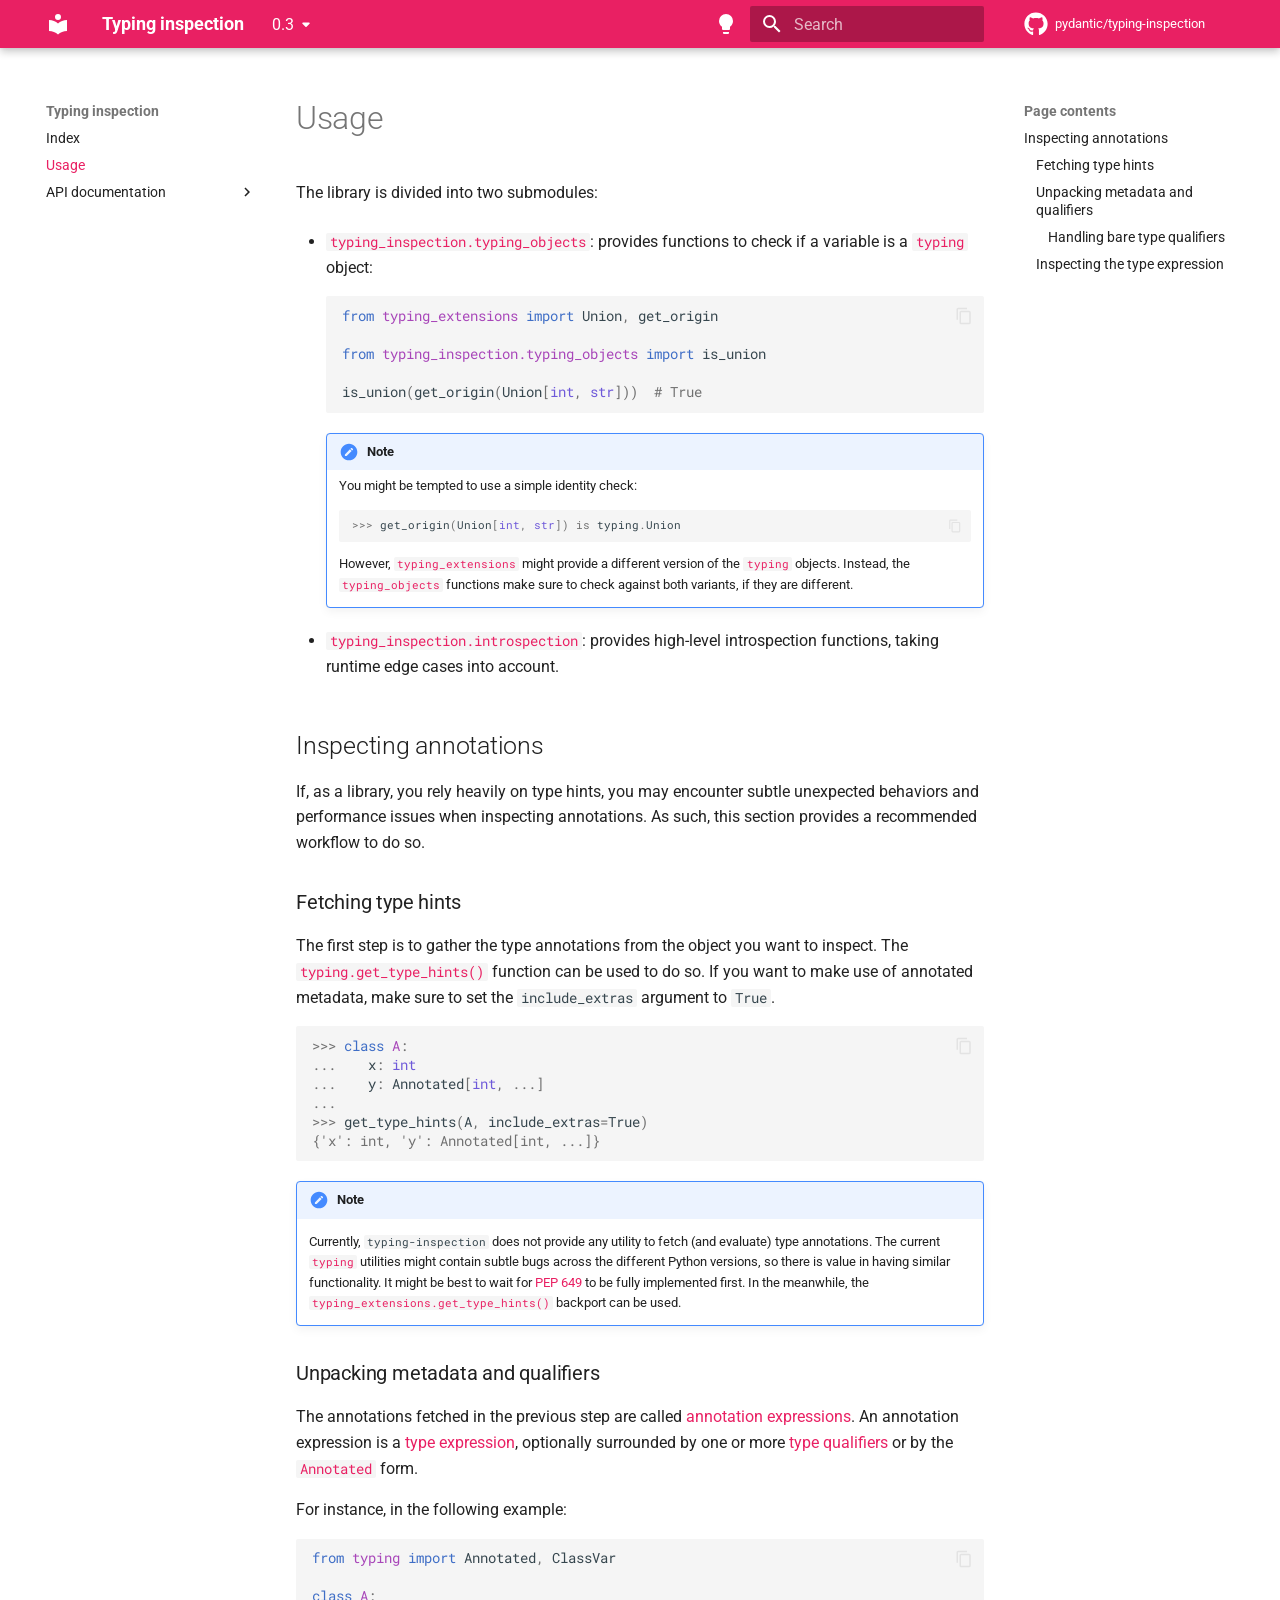
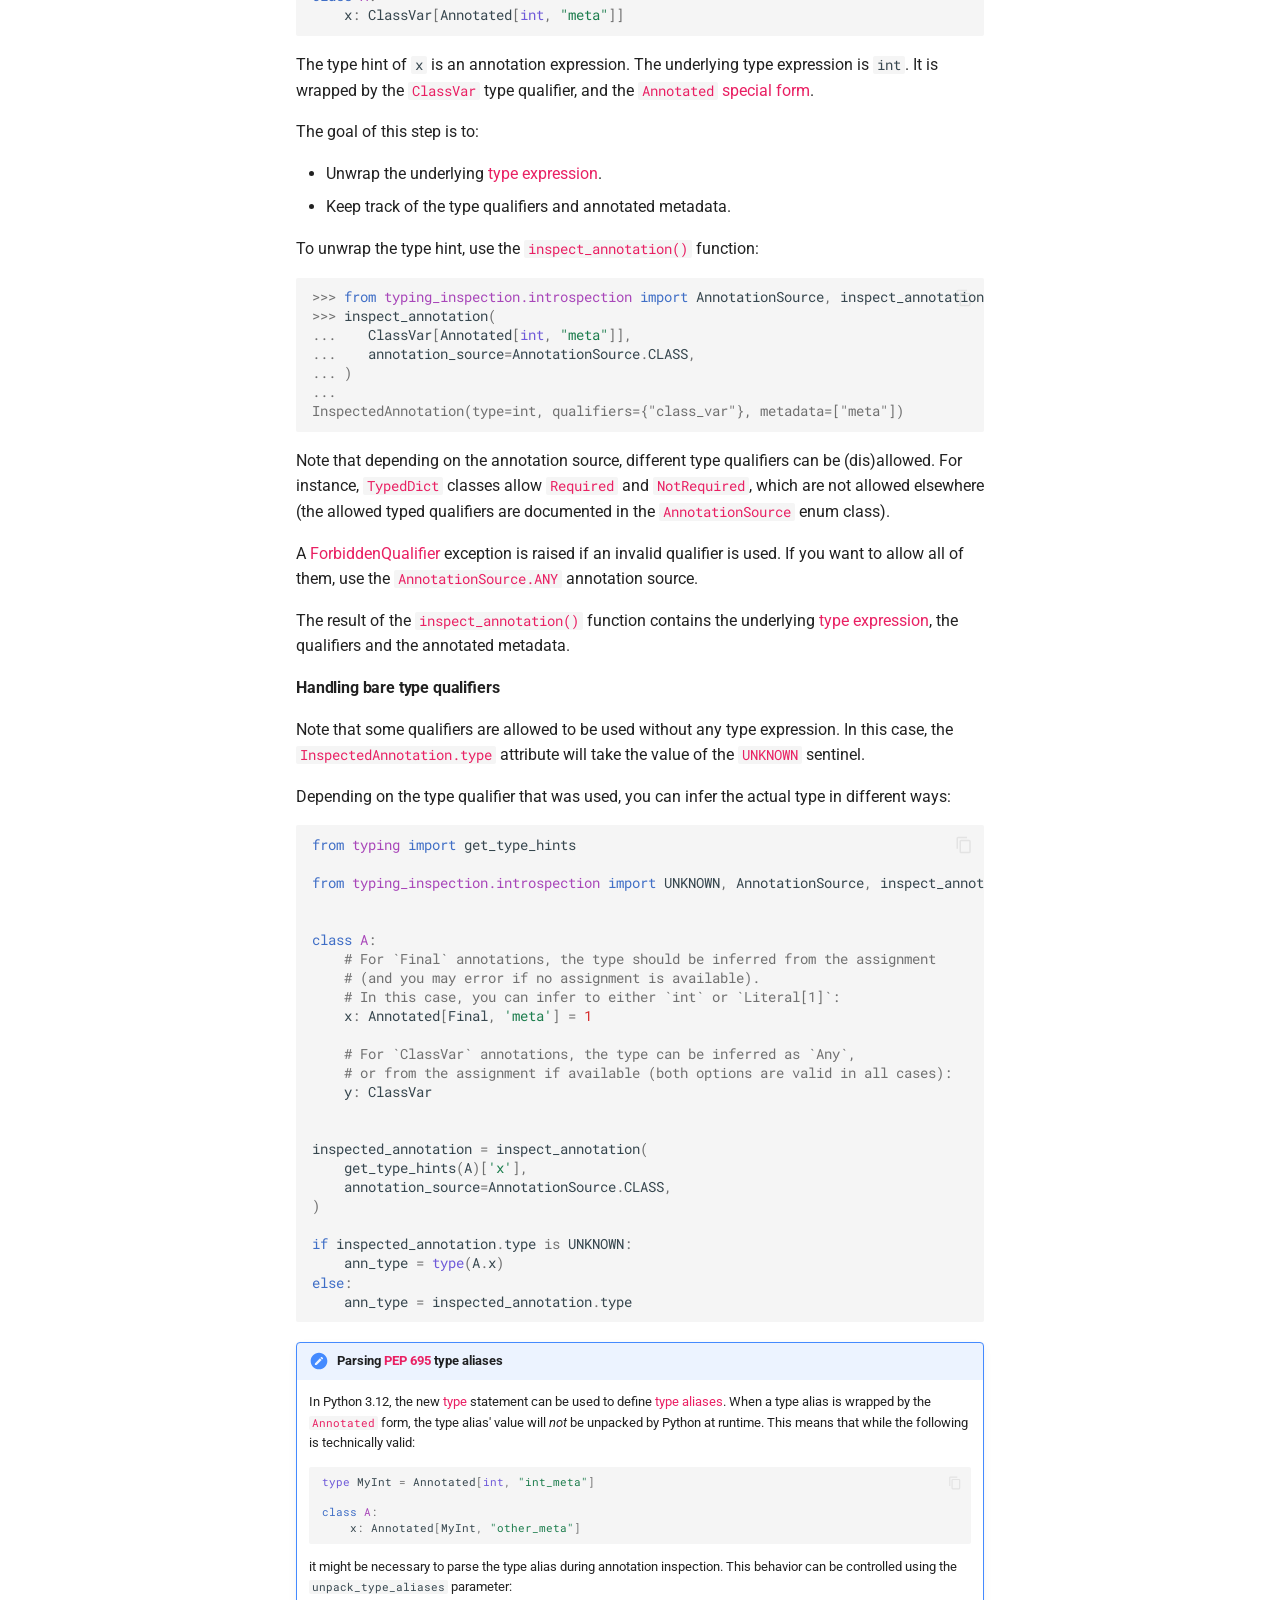
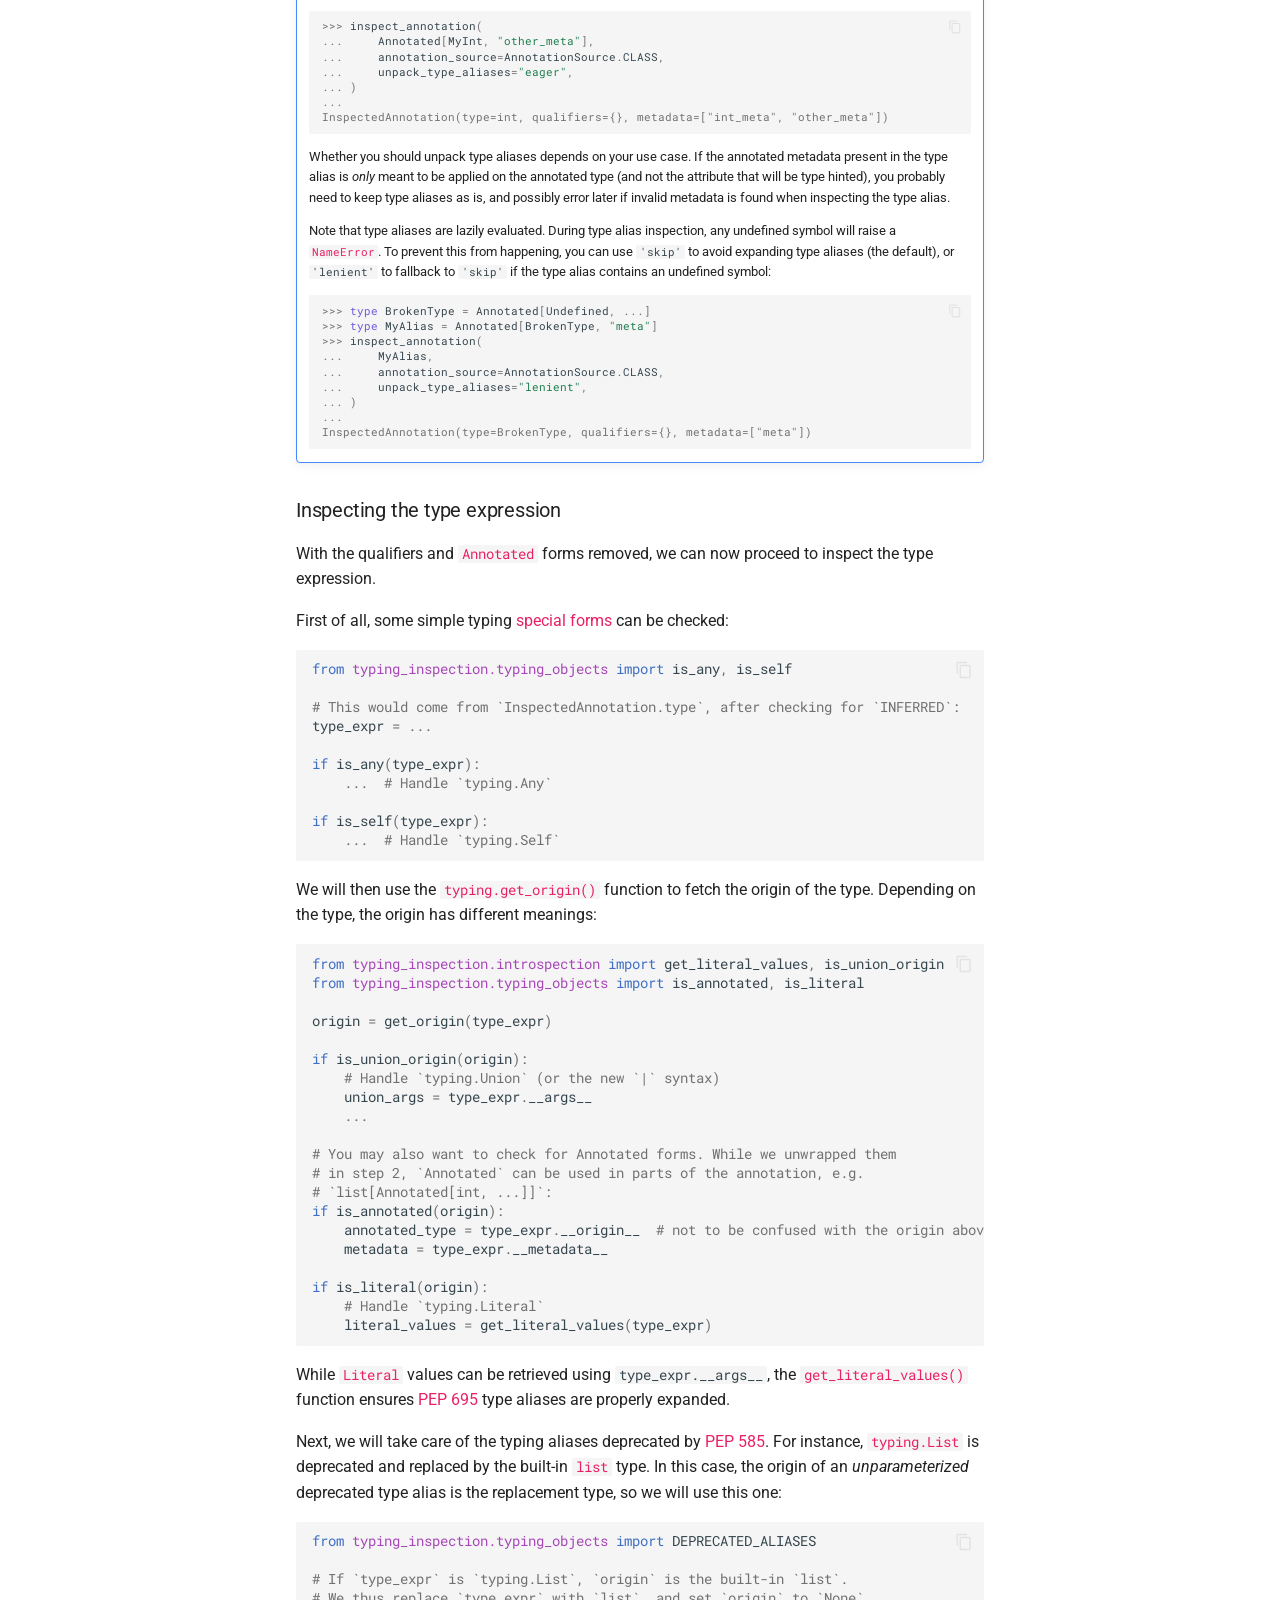
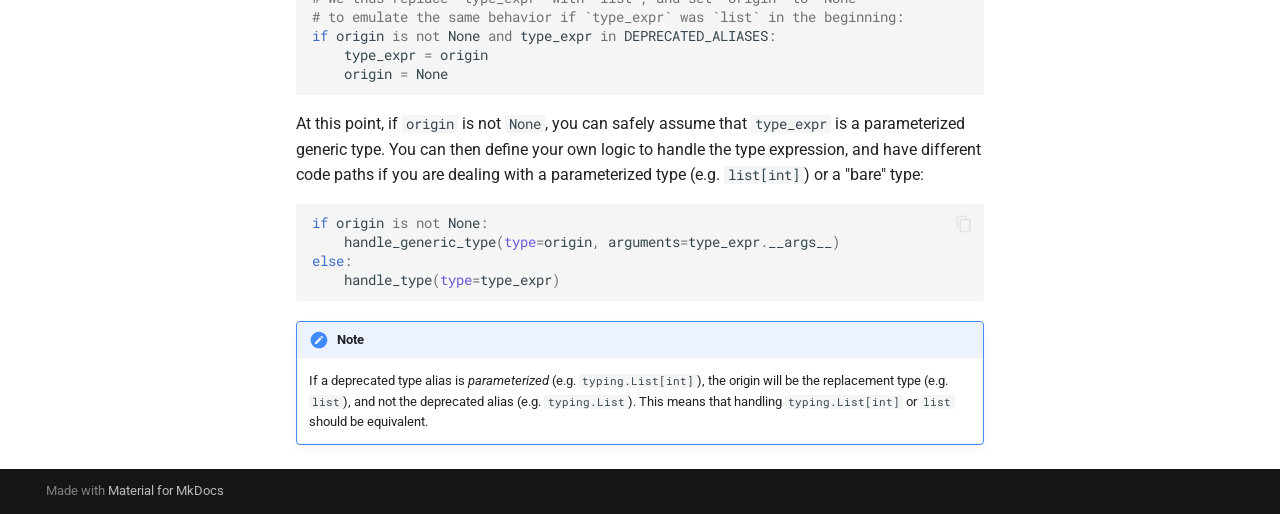
<file: 0.3/usage/index.html>
<!doctype html>
<html lang="en" class="no-js">
  <head>
    
      <meta charset="utf-8">
      <meta name="viewport" content="width=device-width,initial-scale=1">
      
        <meta name="description" content="Runtime typing introspection tools">
      
      
      
        <link rel="canonical" href="https://pydantic.github.io/typing-inspection/latest/usage/">
      
      
        <link rel="prev" href="..">
      
      
        <link rel="next" href="../api/introspection/">
      
      
      <link rel="icon" href="../assets/images/favicon.png">
      <meta name="generator" content="mkdocs-1.6.1, mkdocs-material-9.6.4">
    
    
      
        <title>Usage - Typing inspection</title>
      
    
    
      <link rel="stylesheet" href="../assets/stylesheets/main.8608ea7d.min.css">
      
        
        <link rel="stylesheet" href="../assets/stylesheets/palette.06af60db.min.css">
      
      


    
    
      
    
    
      
        
        
        <link rel="preconnect" href="https://fonts.gstatic.com" crossorigin>
        <link rel="stylesheet" href="https://fonts.googleapis.com/css?family=Roboto:300,300i,400,400i,700,700i%7CRoboto+Mono:400,400i,700,700i&display=fallback">
        <style>:root{--md-text-font:"Roboto";--md-code-font:"Roboto Mono"}</style>
      
    
    
      <link rel="stylesheet" href="../assets/_mkdocstrings.css">
    
      <link rel="stylesheet" href="../extra/tweaks.css">
    
    <script>__md_scope=new URL("..",location),__md_hash=e=>[...e].reduce(((e,_)=>(e<<5)-e+_.charCodeAt(0)),0),__md_get=(e,_=localStorage,t=__md_scope)=>JSON.parse(_.getItem(t.pathname+"."+e)),__md_set=(e,_,t=localStorage,a=__md_scope)=>{try{t.setItem(a.pathname+"."+e,JSON.stringify(_))}catch(e){}}</script>
    
      

    
    
    
  </head>
  
  
    
    
      
    
    
    
    
    <body dir="ltr" data-md-color-scheme="default" data-md-color-primary="pink" data-md-color-accent="pink">
  
    
    <input class="md-toggle" data-md-toggle="drawer" type="checkbox" id="__drawer" autocomplete="off">
    <input class="md-toggle" data-md-toggle="search" type="checkbox" id="__search" autocomplete="off">
    <label class="md-overlay" for="__drawer"></label>
    <div data-md-component="skip">
      
        
        <a href="#usage" class="md-skip">
          Skip to content
        </a>
      
    </div>
    <div data-md-component="announce">
      
    </div>
    
      <div data-md-color-scheme="default" data-md-component="outdated" hidden>
        
      </div>
    
    
      

  

<header class="md-header md-header--shadow" data-md-component="header">
  <nav class="md-header__inner md-grid" aria-label="Header">
    <a href=".." title="Typing inspection" class="md-header__button md-logo" aria-label="Typing inspection" data-md-component="logo">
      
  
  <svg xmlns="http://www.w3.org/2000/svg" viewBox="0 0 24 24"><path d="M12 8a3 3 0 0 0 3-3 3 3 0 0 0-3-3 3 3 0 0 0-3 3 3 3 0 0 0 3 3m0 3.54C9.64 9.35 6.5 8 3 8v11c3.5 0 6.64 1.35 9 3.54 2.36-2.19 5.5-3.54 9-3.54V8c-3.5 0-6.64 1.35-9 3.54"/></svg>

    </a>
    <label class="md-header__button md-icon" for="__drawer">
      
      <svg xmlns="http://www.w3.org/2000/svg" viewBox="0 0 24 24"><path d="M3 6h18v2H3zm0 5h18v2H3zm0 5h18v2H3z"/></svg>
    </label>
    <div class="md-header__title" data-md-component="header-title">
      <div class="md-header__ellipsis">
        <div class="md-header__topic">
          <span class="md-ellipsis">
            Typing inspection
          </span>
        </div>
        <div class="md-header__topic" data-md-component="header-topic">
          <span class="md-ellipsis">
            
              Usage
            
          </span>
        </div>
      </div>
    </div>
    
      
        <form class="md-header__option" data-md-component="palette">
  
    
    
    
    <input class="md-option" data-md-color-media="(prefers-color-scheme)" data-md-color-scheme="default" data-md-color-primary="pink" data-md-color-accent="pink"  aria-label="Switch to light mode"  type="radio" name="__palette" id="__palette_0">
    
      <label class="md-header__button md-icon" title="Switch to light mode" for="__palette_1" hidden>
        <svg xmlns="http://www.w3.org/2000/svg" viewBox="0 0 24 24"><path d="M12 2a7 7 0 0 0-7 7c0 2.38 1.19 4.47 3 5.74V17a1 1 0 0 0 1 1h6a1 1 0 0 0 1-1v-2.26c1.81-1.27 3-3.36 3-5.74a7 7 0 0 0-7-7M9 21a1 1 0 0 0 1 1h4a1 1 0 0 0 1-1v-1H9z"/></svg>
      </label>
    
  
    
    
    
    <input class="md-option" data-md-color-media="(prefers-color-scheme: light)" data-md-color-scheme="default" data-md-color-primary="pink" data-md-color-accent="pink"  aria-label="Switch to dark mode"  type="radio" name="__palette" id="__palette_1">
    
      <label class="md-header__button md-icon" title="Switch to dark mode" for="__palette_2" hidden>
        <svg xmlns="http://www.w3.org/2000/svg" viewBox="0 0 24 24"><path d="M12 2a7 7 0 0 1 7 7c0 2.38-1.19 4.47-3 5.74V17a1 1 0 0 1-1 1H9a1 1 0 0 1-1-1v-2.26C6.19 13.47 5 11.38 5 9a7 7 0 0 1 7-7M9 21v-1h6v1a1 1 0 0 1-1 1h-4a1 1 0 0 1-1-1m3-17a5 5 0 0 0-5 5c0 2.05 1.23 3.81 3 4.58V16h4v-2.42c1.77-.77 3-2.53 3-4.58a5 5 0 0 0-5-5"/></svg>
      </label>
    
  
    
    
    
    <input class="md-option" data-md-color-media="(prefers-color-scheme: dark)" data-md-color-scheme="slate" data-md-color-primary="pink" data-md-color-accent="pink"  aria-label="Switch to system preference"  type="radio" name="__palette" id="__palette_2">
    
      <label class="md-header__button md-icon" title="Switch to system preference" for="__palette_0" hidden>
        <svg xmlns="http://www.w3.org/2000/svg" viewBox="0 0 24 24"><path d="M9 2c3.87 0 7 3.13 7 7 0 2.38-1.19 4.47-3 5.74V17c0 .55-.45 1-1 1H6c-.55 0-1-.45-1-1v-2.26C3.19 13.47 2 11.38 2 9c0-3.87 3.13-7 7-7M6 21v-1h6v1c0 .55-.45 1-1 1H7c-.55 0-1-.45-1-1M9 4C6.24 4 4 6.24 4 9c0 2.05 1.23 3.81 3 4.58V16h4v-2.42c1.77-.77 3-2.53 3-4.58 0-2.76-2.24-5-5-5m10 9h-2l-3.2 9h1.9l.7-2h3.2l.7 2h1.9zm-2.15 5.65L18 15l1.15 3.65z"/></svg>
      </label>
    
  
</form>
      
    
    
      <script>var palette=__md_get("__palette");if(palette&&palette.color){if("(prefers-color-scheme)"===palette.color.media){var media=matchMedia("(prefers-color-scheme: light)"),input=document.querySelector(media.matches?"[data-md-color-media='(prefers-color-scheme: light)']":"[data-md-color-media='(prefers-color-scheme: dark)']");palette.color.media=input.getAttribute("data-md-color-media"),palette.color.scheme=input.getAttribute("data-md-color-scheme"),palette.color.primary=input.getAttribute("data-md-color-primary"),palette.color.accent=input.getAttribute("data-md-color-accent")}for(var[key,value]of Object.entries(palette.color))document.body.setAttribute("data-md-color-"+key,value)}</script>
    
    
    
      <label class="md-header__button md-icon" for="__search">
        
        <svg xmlns="http://www.w3.org/2000/svg" viewBox="0 0 24 24"><path d="M9.5 3A6.5 6.5 0 0 1 16 9.5c0 1.61-.59 3.09-1.56 4.23l.27.27h.79l5 5-1.5 1.5-5-5v-.79l-.27-.27A6.52 6.52 0 0 1 9.5 16 6.5 6.5 0 0 1 3 9.5 6.5 6.5 0 0 1 9.5 3m0 2C7 5 5 7 5 9.5S7 14 9.5 14 14 12 14 9.5 12 5 9.5 5"/></svg>
      </label>
      <div class="md-search" data-md-component="search" role="dialog">
  <label class="md-search__overlay" for="__search"></label>
  <div class="md-search__inner" role="search">
    <form class="md-search__form" name="search">
      <input type="text" class="md-search__input" name="query" aria-label="Search" placeholder="Search" autocapitalize="off" autocorrect="off" autocomplete="off" spellcheck="false" data-md-component="search-query" required>
      <label class="md-search__icon md-icon" for="__search">
        
        <svg xmlns="http://www.w3.org/2000/svg" viewBox="0 0 24 24"><path d="M9.5 3A6.5 6.5 0 0 1 16 9.5c0 1.61-.59 3.09-1.56 4.23l.27.27h.79l5 5-1.5 1.5-5-5v-.79l-.27-.27A6.52 6.52 0 0 1 9.5 16 6.5 6.5 0 0 1 3 9.5 6.5 6.5 0 0 1 9.5 3m0 2C7 5 5 7 5 9.5S7 14 9.5 14 14 12 14 9.5 12 5 9.5 5"/></svg>
        
        <svg xmlns="http://www.w3.org/2000/svg" viewBox="0 0 24 24"><path d="M20 11v2H8l5.5 5.5-1.42 1.42L4.16 12l7.92-7.92L13.5 5.5 8 11z"/></svg>
      </label>
      <nav class="md-search__options" aria-label="Search">
        
        <button type="reset" class="md-search__icon md-icon" title="Clear" aria-label="Clear" tabindex="-1">
          
          <svg xmlns="http://www.w3.org/2000/svg" viewBox="0 0 24 24"><path d="M19 6.41 17.59 5 12 10.59 6.41 5 5 6.41 10.59 12 5 17.59 6.41 19 12 13.41 17.59 19 19 17.59 13.41 12z"/></svg>
        </button>
      </nav>
      
    </form>
    <div class="md-search__output">
      <div class="md-search__scrollwrap" tabindex="0" data-md-scrollfix>
        <div class="md-search-result" data-md-component="search-result">
          <div class="md-search-result__meta">
            Initializing search
          </div>
          <ol class="md-search-result__list" role="presentation"></ol>
        </div>
      </div>
    </div>
  </div>
</div>
    
    
      <div class="md-header__source">
        <a href="https://github.com/pydantic/typing-inspection" title="Go to repository" class="md-source" data-md-component="source">
  <div class="md-source__icon md-icon">
    
    <svg xmlns="http://www.w3.org/2000/svg" viewBox="0 0 496 512"><!--! Font Awesome Free 6.7.2 by @fontawesome - https://fontawesome.com License - https://fontawesome.com/license/free (Icons: CC BY 4.0, Fonts: SIL OFL 1.1, Code: MIT License) Copyright 2024 Fonticons, Inc.--><path d="M165.9 397.4c0 2-2.3 3.6-5.2 3.6-3.3.3-5.6-1.3-5.6-3.6 0-2 2.3-3.6 5.2-3.6 3-.3 5.6 1.3 5.6 3.6m-31.1-4.5c-.7 2 1.3 4.3 4.3 4.9 2.6 1 5.6 0 6.2-2s-1.3-4.3-4.3-5.2c-2.6-.7-5.5.3-6.2 2.3m44.2-1.7c-2.9.7-4.9 2.6-4.6 4.9.3 2 2.9 3.3 5.9 2.6 2.9-.7 4.9-2.6 4.6-4.6-.3-1.9-3-3.2-5.9-2.9M244.8 8C106.1 8 0 113.3 0 252c0 110.9 69.8 205.8 169.5 239.2 12.8 2.3 17.3-5.6 17.3-12.1 0-6.2-.3-40.4-.3-61.4 0 0-70 15-84.7-29.8 0 0-11.4-29.1-27.8-36.6 0 0-22.9-15.7 1.6-15.4 0 0 24.9 2 38.6 25.8 21.9 38.6 58.6 27.5 72.9 20.9 2.3-16 8.8-27.1 16-33.7-55.9-6.2-112.3-14.3-112.3-110.5 0-27.5 7.6-41.3 23.6-58.9-2.6-6.5-11.1-33.3 2.6-67.9 20.9-6.5 69 27 69 27 20-5.6 41.5-8.5 62.8-8.5s42.8 2.9 62.8 8.5c0 0 48.1-33.6 69-27 13.7 34.7 5.2 61.4 2.6 67.9 16 17.7 25.8 31.5 25.8 58.9 0 96.5-58.9 104.2-114.8 110.5 9.2 7.9 17 22.9 17 46.4 0 33.7-.3 75.4-.3 83.6 0 6.5 4.6 14.4 17.3 12.1C428.2 457.8 496 362.9 496 252 496 113.3 383.5 8 244.8 8M97.2 352.9c-1.3 1-1 3.3.7 5.2 1.6 1.6 3.9 2.3 5.2 1 1.3-1 1-3.3-.7-5.2-1.6-1.6-3.9-2.3-5.2-1m-10.8-8.1c-.7 1.3.3 2.9 2.3 3.9 1.6 1 3.6.7 4.3-.7.7-1.3-.3-2.9-2.3-3.9-2-.6-3.6-.3-4.3.7m32.4 35.6c-1.6 1.3-1 4.3 1.3 6.2 2.3 2.3 5.2 2.6 6.5 1 1.3-1.3.7-4.3-1.3-6.2-2.2-2.3-5.2-2.6-6.5-1m-11.4-14.7c-1.6 1-1.6 3.6 0 5.9s4.3 3.3 5.6 2.3c1.6-1.3 1.6-3.9 0-6.2-1.4-2.3-4-3.3-5.6-2"/></svg>
  </div>
  <div class="md-source__repository">
    pydantic/typing-inspection
  </div>
</a>
      </div>
    
  </nav>
  
</header>
    
    <div class="md-container" data-md-component="container">
      
      
        
          
        
      
      <main class="md-main" data-md-component="main">
        <div class="md-main__inner md-grid">
          
            
              
              <div class="md-sidebar md-sidebar--primary" data-md-component="sidebar" data-md-type="navigation" >
                <div class="md-sidebar__scrollwrap">
                  <div class="md-sidebar__inner">
                    



<nav class="md-nav md-nav--primary" aria-label="Navigation" data-md-level="0">
  <label class="md-nav__title" for="__drawer">
    <a href=".." title="Typing inspection" class="md-nav__button md-logo" aria-label="Typing inspection" data-md-component="logo">
      
  
  <svg xmlns="http://www.w3.org/2000/svg" viewBox="0 0 24 24"><path d="M12 8a3 3 0 0 0 3-3 3 3 0 0 0-3-3 3 3 0 0 0-3 3 3 3 0 0 0 3 3m0 3.54C9.64 9.35 6.5 8 3 8v11c3.5 0 6.64 1.35 9 3.54 2.36-2.19 5.5-3.54 9-3.54V8c-3.5 0-6.64 1.35-9 3.54"/></svg>

    </a>
    Typing inspection
  </label>
  
    <div class="md-nav__source">
      <a href="https://github.com/pydantic/typing-inspection" title="Go to repository" class="md-source" data-md-component="source">
  <div class="md-source__icon md-icon">
    
    <svg xmlns="http://www.w3.org/2000/svg" viewBox="0 0 496 512"><!--! Font Awesome Free 6.7.2 by @fontawesome - https://fontawesome.com License - https://fontawesome.com/license/free (Icons: CC BY 4.0, Fonts: SIL OFL 1.1, Code: MIT License) Copyright 2024 Fonticons, Inc.--><path d="M165.9 397.4c0 2-2.3 3.6-5.2 3.6-3.3.3-5.6-1.3-5.6-3.6 0-2 2.3-3.6 5.2-3.6 3-.3 5.6 1.3 5.6 3.6m-31.1-4.5c-.7 2 1.3 4.3 4.3 4.9 2.6 1 5.6 0 6.2-2s-1.3-4.3-4.3-5.2c-2.6-.7-5.5.3-6.2 2.3m44.2-1.7c-2.9.7-4.9 2.6-4.6 4.9.3 2 2.9 3.3 5.9 2.6 2.9-.7 4.9-2.6 4.6-4.6-.3-1.9-3-3.2-5.9-2.9M244.8 8C106.1 8 0 113.3 0 252c0 110.9 69.8 205.8 169.5 239.2 12.8 2.3 17.3-5.6 17.3-12.1 0-6.2-.3-40.4-.3-61.4 0 0-70 15-84.7-29.8 0 0-11.4-29.1-27.8-36.6 0 0-22.9-15.7 1.6-15.4 0 0 24.9 2 38.6 25.8 21.9 38.6 58.6 27.5 72.9 20.9 2.3-16 8.8-27.1 16-33.7-55.9-6.2-112.3-14.3-112.3-110.5 0-27.5 7.6-41.3 23.6-58.9-2.6-6.5-11.1-33.3 2.6-67.9 20.9-6.5 69 27 69 27 20-5.6 41.5-8.5 62.8-8.5s42.8 2.9 62.8 8.5c0 0 48.1-33.6 69-27 13.7 34.7 5.2 61.4 2.6 67.9 16 17.7 25.8 31.5 25.8 58.9 0 96.5-58.9 104.2-114.8 110.5 9.2 7.9 17 22.9 17 46.4 0 33.7-.3 75.4-.3 83.6 0 6.5 4.6 14.4 17.3 12.1C428.2 457.8 496 362.9 496 252 496 113.3 383.5 8 244.8 8M97.2 352.9c-1.3 1-1 3.3.7 5.2 1.6 1.6 3.9 2.3 5.2 1 1.3-1 1-3.3-.7-5.2-1.6-1.6-3.9-2.3-5.2-1m-10.8-8.1c-.7 1.3.3 2.9 2.3 3.9 1.6 1 3.6.7 4.3-.7.7-1.3-.3-2.9-2.3-3.9-2-.6-3.6-.3-4.3.7m32.4 35.6c-1.6 1.3-1 4.3 1.3 6.2 2.3 2.3 5.2 2.6 6.5 1 1.3-1.3.7-4.3-1.3-6.2-2.2-2.3-5.2-2.6-6.5-1m-11.4-14.7c-1.6 1-1.6 3.6 0 5.9s4.3 3.3 5.6 2.3c1.6-1.3 1.6-3.9 0-6.2-1.4-2.3-4-3.3-5.6-2"/></svg>
  </div>
  <div class="md-source__repository">
    pydantic/typing-inspection
  </div>
</a>
    </div>
  
  <ul class="md-nav__list" data-md-scrollfix>
    
      
      
  
  
  
  
    <li class="md-nav__item">
      <a href=".." class="md-nav__link">
        
  
  <span class="md-ellipsis">
    Index
    
  </span>
  

      </a>
    </li>
  

    
      
      
  
  
    
  
  
  
    <li class="md-nav__item md-nav__item--active">
      
      <input class="md-nav__toggle md-toggle" type="checkbox" id="__toc">
      
      
        
      
      
        <label class="md-nav__link md-nav__link--active" for="__toc">
          
  
  <span class="md-ellipsis">
    Usage
    
  </span>
  

          <span class="md-nav__icon md-icon"></span>
        </label>
      
      <a href="./" class="md-nav__link md-nav__link--active">
        
  
  <span class="md-ellipsis">
    Usage
    
  </span>
  

      </a>
      
        

  

<nav class="md-nav md-nav--secondary" aria-label="Page contents">
  
  
  
    
  
  
    <label class="md-nav__title" for="__toc">
      <span class="md-nav__icon md-icon"></span>
      Page contents
    </label>
    <ul class="md-nav__list" data-md-component="toc" data-md-scrollfix>
      
        <li class="md-nav__item">
  <a href="#inspecting-annotations" class="md-nav__link">
    <span class="md-ellipsis">
      Inspecting annotations
    </span>
  </a>
  
    <nav class="md-nav" aria-label="Inspecting annotations">
      <ul class="md-nav__list">
        
          <li class="md-nav__item">
  <a href="#fetching-type-hints" class="md-nav__link">
    <span class="md-ellipsis">
      Fetching type hints
    </span>
  </a>
  
</li>
        
          <li class="md-nav__item">
  <a href="#unpacking-metadata-and-qualifiers" class="md-nav__link">
    <span class="md-ellipsis">
      Unpacking metadata and qualifiers
    </span>
  </a>
  
    <nav class="md-nav" aria-label="Unpacking metadata and qualifiers">
      <ul class="md-nav__list">
        
          <li class="md-nav__item">
  <a href="#handling-bare-type-qualifiers" class="md-nav__link">
    <span class="md-ellipsis">
      Handling bare type qualifiers
    </span>
  </a>
  
</li>
        
      </ul>
    </nav>
  
</li>
        
          <li class="md-nav__item">
  <a href="#inspecting-the-type-expression" class="md-nav__link">
    <span class="md-ellipsis">
      Inspecting the type expression
    </span>
  </a>
  
</li>
        
      </ul>
    </nav>
  
</li>
      
    </ul>
  
</nav>
      
    </li>
  

    
      
      
  
  
  
  
    
    
    
    
    <li class="md-nav__item md-nav__item--nested">
      
        
        
        <input class="md-nav__toggle md-toggle " type="checkbox" id="__nav_3" >
        
          
          <label class="md-nav__link" for="__nav_3" id="__nav_3_label" tabindex="0">
            
  
  <span class="md-ellipsis">
    API documentation
    
  </span>
  

            <span class="md-nav__icon md-icon"></span>
          </label>
        
        <nav class="md-nav" data-md-level="1" aria-labelledby="__nav_3_label" aria-expanded="false">
          <label class="md-nav__title" for="__nav_3">
            <span class="md-nav__icon md-icon"></span>
            API documentation
          </label>
          <ul class="md-nav__list" data-md-scrollfix>
            
              
                
  
  
  
  
    <li class="md-nav__item">
      <a href="../api/introspection/" class="md-nav__link">
        
  
  <span class="md-ellipsis">
    introspection
    
  </span>
  

      </a>
    </li>
  

              
            
              
                
  
  
  
  
    <li class="md-nav__item">
      <a href="../api/typing_objects/" class="md-nav__link">
        
  
  <span class="md-ellipsis">
    typing_objects
    
  </span>
  

      </a>
    </li>
  

              
            
          </ul>
        </nav>
      
    </li>
  

    
  </ul>
</nav>
                  </div>
                </div>
              </div>
            
            
              
              <div class="md-sidebar md-sidebar--secondary" data-md-component="sidebar" data-md-type="toc" >
                <div class="md-sidebar__scrollwrap">
                  <div class="md-sidebar__inner">
                    

  

<nav class="md-nav md-nav--secondary" aria-label="Page contents">
  
  
  
    
  
  
    <label class="md-nav__title" for="__toc">
      <span class="md-nav__icon md-icon"></span>
      Page contents
    </label>
    <ul class="md-nav__list" data-md-component="toc" data-md-scrollfix>
      
        <li class="md-nav__item">
  <a href="#inspecting-annotations" class="md-nav__link">
    <span class="md-ellipsis">
      Inspecting annotations
    </span>
  </a>
  
    <nav class="md-nav" aria-label="Inspecting annotations">
      <ul class="md-nav__list">
        
          <li class="md-nav__item">
  <a href="#fetching-type-hints" class="md-nav__link">
    <span class="md-ellipsis">
      Fetching type hints
    </span>
  </a>
  
</li>
        
          <li class="md-nav__item">
  <a href="#unpacking-metadata-and-qualifiers" class="md-nav__link">
    <span class="md-ellipsis">
      Unpacking metadata and qualifiers
    </span>
  </a>
  
    <nav class="md-nav" aria-label="Unpacking metadata and qualifiers">
      <ul class="md-nav__list">
        
          <li class="md-nav__item">
  <a href="#handling-bare-type-qualifiers" class="md-nav__link">
    <span class="md-ellipsis">
      Handling bare type qualifiers
    </span>
  </a>
  
</li>
        
      </ul>
    </nav>
  
</li>
        
          <li class="md-nav__item">
  <a href="#inspecting-the-type-expression" class="md-nav__link">
    <span class="md-ellipsis">
      Inspecting the type expression
    </span>
  </a>
  
</li>
        
      </ul>
    </nav>
  
</li>
      
    </ul>
  
</nav>
                  </div>
                </div>
              </div>
            
          
          
            <div class="md-content" data-md-component="content">
              <article class="md-content__inner md-typeset">
                
                  


  
  


<h1 id="usage">Usage<a class="headerlink" href="#usage" title="Permanent link">&para;</a></h1>
<p>The library is divided into two submodules:</p>
<ul>
<li>
<p><a class="autorefs autorefs-internal" href="../api/typing_objects/#typing_inspection.typing_objects"><code>typing_inspection.typing_objects</code></a>: provides functions to check if a variable is a <a class="autorefs autorefs-external" href="https://docs.python.org/3/library/typing.html#module-typing"><code>typing</code></a> object:
  <div class="language-python highlight"><pre><span></span><code><span class="kn">from</span><span class="w"> </span><span class="nn">typing_extensions</span><span class="w"> </span><span class="kn">import</span> <span class="n">Union</span><span class="p">,</span> <span class="n">get_origin</span>

<span class="kn">from</span><span class="w"> </span><span class="nn">typing_inspection.typing_objects</span><span class="w"> </span><span class="kn">import</span> <span class="n">is_union</span>

<span class="n">is_union</span><span class="p">(</span><span class="n">get_origin</span><span class="p">(</span><span class="n">Union</span><span class="p">[</span><span class="nb">int</span><span class="p">,</span> <span class="nb">str</span><span class="p">]))</span>  <span class="c1"># True</span>
</code></pre></div></p>
<div class="admonition note">
<p class="admonition-title">Note</p>
<p>You might be tempted to use a simple identity check:</p>
<div class="language-pycon highlight"><pre><span></span><code><span class="gp">&gt;&gt;&gt; </span><span class="n">get_origin</span><span class="p">(</span><span class="n">Union</span><span class="p">[</span><span class="nb">int</span><span class="p">,</span> <span class="nb">str</span><span class="p">])</span> <span class="ow">is</span> <span class="n">typing</span><span class="o">.</span><span class="n">Union</span>
</code></pre></div>
<p>However, <a class="autorefs autorefs-external" href="https://typing-extensions.readthedocs.io/en/latest/index.html#module-typing_extensions"><code>typing_extensions</code></a> might provide a different version of the <a class="autorefs autorefs-external" href="https://docs.python.org/3/library/typing.html#module-typing"><code>typing</code></a> objects. Instead,
the <a class="autorefs autorefs-internal" href="../api/typing_objects/#typing_inspection.typing_objects"><code>typing_objects</code></a> functions make sure to check against both variants,
if they are different.</p>
</div>
</li>
<li>
<p><a class="autorefs autorefs-internal" href="../api/introspection/#typing_inspection.introspection"><code>typing_inspection.introspection</code></a>: provides high-level introspection functions, taking runtime edge cases
  into account.</p>
</li>
</ul>
<h2 id="inspecting-annotations">Inspecting annotations<a class="headerlink" href="#inspecting-annotations" title="Permanent link">&para;</a></h2>
<p>If, as a library, you rely heavily on type hints, you may encounter subtle unexpected behaviors and performance
issues when inspecting annotations. As such, this section provides a recommended workflow to do so.</p>
<h3 id="fetching-type-hints">Fetching type hints<a class="headerlink" href="#fetching-type-hints" title="Permanent link">&para;</a></h3>
<p>The first step is to gather the type annotations from the object you want to inspect. The
<a class="autorefs autorefs-external" href="https://docs.python.org/3/library/typing.html#typing.get_type_hints"><code>typing.get_type_hints()</code></a> function can be used to do so. If you want to make use of annotated
metadata, make sure to set the <code>include_extras</code> argument to <code>True</code>.</p>
<div class="language-pycon highlight"><pre><span></span><code><span class="gp">&gt;&gt;&gt; </span><span class="k">class</span><span class="w"> </span><span class="nc">A</span><span class="p">:</span>
<span class="gp">... </span>   <span class="n">x</span><span class="p">:</span> <span class="nb">int</span>
<span class="gp">... </span>   <span class="n">y</span><span class="p">:</span> <span class="n">Annotated</span><span class="p">[</span><span class="nb">int</span><span class="p">,</span> <span class="o">...</span><span class="p">]</span>
<span class="gp">...</span>
<span class="gp">&gt;&gt;&gt; </span><span class="n">get_type_hints</span><span class="p">(</span><span class="n">A</span><span class="p">,</span> <span class="n">include_extras</span><span class="o">=</span><span class="kc">True</span><span class="p">)</span>
<span class="go">{&#39;x&#39;: int, &#39;y&#39;: Annotated[int, ...]}</span>
</code></pre></div>
<div class="admonition note">
<p class="admonition-title">Note</p>
<p>Currently, <code>typing-inspection</code> does not provide any utility to fetch (and evaluate) type annotations. The current
<a class="autorefs autorefs-external" href="https://docs.python.org/3/library/typing.html#module-typing"><code>typing</code></a> utilities might contain subtle bugs across the different Python versions, so there is value in
having similar functionality. It might be best to wait for <a href="https://peps.python.org/pep-0649/">PEP 649</a> to be fully
implemented first. In the meanwhile, the <a class="autorefs autorefs-external" href="https://typing-extensions.readthedocs.io/en/latest/index.html#typing_extensions.get_type_hints"><code>typing_extensions.get_type_hints()</code></a>
backport can be used.</p>
</div>
<h3 id="unpacking-metadata-and-qualifiers">Unpacking metadata and qualifiers<a class="headerlink" href="#unpacking-metadata-and-qualifiers" title="Permanent link">&para;</a></h3>
<p>The annotations fetched in the previous step are called <a class="autorefs autorefs-external" href="https://typing.readthedocs.io/en/latest/spec/glossary.html#term-annotation-expression">annotation expressions</a>.
An annotation expression is a <a class="autorefs autorefs-external" href="https://typing.readthedocs.io/en/latest/spec/glossary.html#term-type-expression">type expression</a>, optionally surrounded by one or more <a class="autorefs autorefs-external" href="https://typing.readthedocs.io/en/latest/spec/glossary.html#term-type-qualifier">type qualifiers</a>
or by the <a class="autorefs autorefs-external" href="https://docs.python.org/3/library/typing.html#typing.Annotated"><code>Annotated</code></a> form.</p>
<p>For instance, in the following example:</p>
<div class="language-python highlight"><pre><span></span><code><span class="kn">from</span><span class="w"> </span><span class="nn">typing</span><span class="w"> </span><span class="kn">import</span> <span class="n">Annotated</span><span class="p">,</span> <span class="n">ClassVar</span>

<span class="k">class</span><span class="w"> </span><span class="nc">A</span><span class="p">:</span>
    <span class="n">x</span><span class="p">:</span> <span class="n">ClassVar</span><span class="p">[</span><span class="n">Annotated</span><span class="p">[</span><span class="nb">int</span><span class="p">,</span> <span class="s2">&quot;meta&quot;</span><span class="p">]]</span>
</code></pre></div>
<p>The type hint of <code>x</code> is an annotation expression. The underlying type expression is <code>int</code>. It is wrapped
by the <a class="autorefs autorefs-external" href="https://docs.python.org/3/library/typing.html#typing.ClassVar"><code>ClassVar</code></a> type qualifier, and the <a class="autorefs autorefs-external" href="https://docs.python.org/3/library/typing.html#typing.Annotated"><code>Annotated</code></a> <a class="autorefs autorefs-external" href="https://typing.readthedocs.io/en/latest/spec/glossary.html#term-special-form">special form</a>.</p>
<p>The goal of this step is to:</p>
<ul>
<li>Unwrap the underlying <a class="autorefs autorefs-external" href="https://typing.readthedocs.io/en/latest/spec/glossary.html#term-type-expression">type expression</a>.</li>
<li>Keep track of the type qualifiers and annotated metadata.</li>
</ul>
<p>To unwrap the type hint, use the <a class="autorefs autorefs-internal" href="../api/introspection/#typing_inspection.introspection.inspect_annotation"><code>inspect_annotation()</code></a> function:</p>
<div class="language-pycon highlight"><pre><span></span><code><span class="gp">&gt;&gt;&gt; </span><span class="kn">from</span><span class="w"> </span><span class="nn">typing_inspection.introspection</span><span class="w"> </span><span class="kn">import</span> <span class="n">AnnotationSource</span><span class="p">,</span> <span class="n">inspect_annotation</span>
<span class="gp">&gt;&gt;&gt; </span><span class="n">inspect_annotation</span><span class="p">(</span>
<span class="gp">... </span>   <span class="n">ClassVar</span><span class="p">[</span><span class="n">Annotated</span><span class="p">[</span><span class="nb">int</span><span class="p">,</span> <span class="s2">&quot;meta&quot;</span><span class="p">]],</span>
<span class="gp">... </span>   <span class="n">annotation_source</span><span class="o">=</span><span class="n">AnnotationSource</span><span class="o">.</span><span class="n">CLASS</span><span class="p">,</span>
<span class="gp">... </span><span class="p">)</span>
<span class="gp">...</span>
<span class="go">InspectedAnnotation(type=int, qualifiers={&quot;class_var&quot;}, metadata=[&quot;meta&quot;])</span>
</code></pre></div>
<p>Note that depending on the annotation source, different type qualifiers can be (dis)allowed.
For instance, <a class="autorefs autorefs-external" href="https://docs.python.org/3/library/typing.html#typing.TypedDict"><code>TypedDict</code></a> classes allow <a class="autorefs autorefs-external" href="https://docs.python.org/3/library/typing.html#typing.Required"><code>Required</code></a> and <a class="autorefs autorefs-external" href="https://docs.python.org/3/library/typing.html#typing.NotRequired"><code>NotRequired</code></a>,
which are not allowed elsewhere (the allowed typed qualifiers are documented in the
<a class="autorefs autorefs-internal" href="../api/introspection/#typing_inspection.introspection.AnnotationSource"><code>AnnotationSource</code></a> enum class).</p>
<p>A <a class="autorefs autorefs-internal" href="../api/introspection/#typing_inspection.introspection.ForbiddenQualifier">ForbiddenQualifier</a> exception is raised if an invalid qualifier is used.
If you want to allow all of them, use the <a class="autorefs autorefs-internal" href="../api/introspection/#typing_inspection.introspection.AnnotationSource.ANY"><code>AnnotationSource.ANY</code></a> annotation
source.</p>
<p>The result of the <a class="autorefs autorefs-internal" href="../api/introspection/#typing_inspection.introspection.inspect_annotation"><code>inspect_annotation()</code></a> function contains the underlying
<a class="autorefs autorefs-external" href="https://typing.readthedocs.io/en/latest/spec/glossary.html#term-type-expression">type expression</a>, the qualifiers and the annotated metadata.</p>
<h4 id="handling-bare-type-qualifiers">Handling bare type qualifiers<a class="headerlink" href="#handling-bare-type-qualifiers" title="Permanent link">&para;</a></h4>
<p>Note that some qualifiers are allowed to be used without any
type expression. In this case, the <a class="autorefs autorefs-internal" href="../api/introspection/#typing_inspection.introspection.InspectedAnnotation.type"><code>InspectedAnnotation.type</code></a> attribute
will take the value of the <a class="autorefs autorefs-internal" href="../api/introspection/#typing_inspection.introspection.UNKNOWN"><code>UNKNOWN</code></a> sentinel.</p>
<p>Depending on the type qualifier that was used, you can infer the actual type in different ways:</p>
<div class="language-python highlight"><pre><span></span><code><span class="kn">from</span><span class="w"> </span><span class="nn">typing</span><span class="w"> </span><span class="kn">import</span> <span class="n">get_type_hints</span>

<span class="kn">from</span><span class="w"> </span><span class="nn">typing_inspection.introspection</span><span class="w"> </span><span class="kn">import</span> <span class="n">UNKNOWN</span><span class="p">,</span> <span class="n">AnnotationSource</span><span class="p">,</span> <span class="n">inspect_annotation</span>


<span class="k">class</span><span class="w"> </span><span class="nc">A</span><span class="p">:</span>
    <span class="c1"># For `Final` annotations, the type should be inferred from the assignment</span>
    <span class="c1"># (and you may error if no assignment is available).</span>
    <span class="c1"># In this case, you can infer to either `int` or `Literal[1]`:</span>
    <span class="n">x</span><span class="p">:</span> <span class="n">Annotated</span><span class="p">[</span><span class="n">Final</span><span class="p">,</span> <span class="s1">&#39;meta&#39;</span><span class="p">]</span> <span class="o">=</span> <span class="mi">1</span>

    <span class="c1"># For `ClassVar` annotations, the type can be inferred as `Any`,</span>
    <span class="c1"># or from the assignment if available (both options are valid in all cases):</span>
    <span class="n">y</span><span class="p">:</span> <span class="n">ClassVar</span>


<span class="n">inspected_annotation</span> <span class="o">=</span> <span class="n">inspect_annotation</span><span class="p">(</span>
    <span class="n">get_type_hints</span><span class="p">(</span><span class="n">A</span><span class="p">)[</span><span class="s1">&#39;x&#39;</span><span class="p">],</span>
    <span class="n">annotation_source</span><span class="o">=</span><span class="n">AnnotationSource</span><span class="o">.</span><span class="n">CLASS</span><span class="p">,</span>
<span class="p">)</span>

<span class="k">if</span> <span class="n">inspected_annotation</span><span class="o">.</span><span class="n">type</span> <span class="ow">is</span> <span class="n">UNKNOWN</span><span class="p">:</span>
    <span class="n">ann_type</span> <span class="o">=</span> <span class="nb">type</span><span class="p">(</span><span class="n">A</span><span class="o">.</span><span class="n">x</span><span class="p">)</span>
<span class="k">else</span><span class="p">:</span>
    <span class="n">ann_type</span> <span class="o">=</span> <span class="n">inspected_annotation</span><span class="o">.</span><span class="n">type</span>
</code></pre></div>
<div class="admonition note">
<p class="admonition-title">Parsing <a href="https://peps.python.org/pep-0695/">PEP 695</a> type aliases</p>
<p>In Python 3.12, the new <a class="autorefs autorefs-external" href="https://docs.python.org/3/glossary.html#term-type">type</a> statement can be used to define <a class="autorefs autorefs-external" href="https://docs.python.org/3/library/typing.html#type-aliases">type aliases</a>.
When a type alias is wrapped by the <a class="autorefs autorefs-external" href="https://docs.python.org/3/library/typing.html#typing.Annotated"><code>Annotated</code></a> form, the type alias' value will <em>not</em> be unpacked by Python
at runtime. This means that while the following is technically valid:</p>
<div class="language-python highlight"><pre><span></span><code><span class="nb">type</span> <span class="n">MyInt</span> <span class="o">=</span> <span class="n">Annotated</span><span class="p">[</span><span class="nb">int</span><span class="p">,</span> <span class="s2">&quot;int_meta&quot;</span><span class="p">]</span>

<span class="k">class</span><span class="w"> </span><span class="nc">A</span><span class="p">:</span>
    <span class="n">x</span><span class="p">:</span> <span class="n">Annotated</span><span class="p">[</span><span class="n">MyInt</span><span class="p">,</span> <span class="s2">&quot;other_meta&quot;</span><span class="p">]</span>
</code></pre></div>
<p>it might be necessary to parse the type alias during annotation inspection. This behavior can be controlled using the
<code>unpack_type_aliases</code> parameter:</p>
<div class="language-pycon highlight"><pre><span></span><code><span class="gp">&gt;&gt;&gt; </span><span class="n">inspect_annotation</span><span class="p">(</span>
<span class="gp">... </span>    <span class="n">Annotated</span><span class="p">[</span><span class="n">MyInt</span><span class="p">,</span> <span class="s2">&quot;other_meta&quot;</span><span class="p">],</span>
<span class="gp">... </span>    <span class="n">annotation_source</span><span class="o">=</span><span class="n">AnnotationSource</span><span class="o">.</span><span class="n">CLASS</span><span class="p">,</span>
<span class="gp">... </span>    <span class="n">unpack_type_aliases</span><span class="o">=</span><span class="s2">&quot;eager&quot;</span><span class="p">,</span>
<span class="gp">... </span><span class="p">)</span>
<span class="gp">...</span>
<span class="go">InspectedAnnotation(type=int, qualifiers={}, metadata=[&quot;int_meta&quot;, &quot;other_meta&quot;])</span>
</code></pre></div>
<p>Whether you should unpack type aliases depends on your use case. If the annotated metadata present in the type alias
is <em>only</em> meant to be applied on the annotated type (and not the attribute that will be type hinted), you probably
need to keep type aliases as is, and possibly error later if invalid metadata is found when inspecting the type alias.</p>
<p>Note that type aliases are lazily evaluated. During type alias inspection, any undefined symbol
will raise a <a class="autorefs autorefs-external" href="https://docs.python.org/3/library/exceptions.html#NameError"><code>NameError</code></a>. To prevent this from happening, you can use <code>'skip'</code> to avoid expanding
type aliases (the default), or <code>'lenient'</code> to fallback to <code>'skip'</code> if the type alias contains an undefined
symbol:</p>
<div class="language-pycon highlight"><pre><span></span><code><span class="gp">&gt;&gt;&gt; </span><span class="nb">type</span> <span class="n">BrokenType</span> <span class="o">=</span> <span class="n">Annotated</span><span class="p">[</span><span class="n">Undefined</span><span class="p">,</span> <span class="o">...</span><span class="p">]</span>
<span class="gp">&gt;&gt;&gt; </span><span class="nb">type</span> <span class="n">MyAlias</span> <span class="o">=</span> <span class="n">Annotated</span><span class="p">[</span><span class="n">BrokenType</span><span class="p">,</span> <span class="s2">&quot;meta&quot;</span><span class="p">]</span>
<span class="gp">&gt;&gt;&gt; </span><span class="n">inspect_annotation</span><span class="p">(</span>
<span class="gp">... </span>    <span class="n">MyAlias</span><span class="p">,</span>
<span class="gp">... </span>    <span class="n">annotation_source</span><span class="o">=</span><span class="n">AnnotationSource</span><span class="o">.</span><span class="n">CLASS</span><span class="p">,</span>
<span class="gp">... </span>    <span class="n">unpack_type_aliases</span><span class="o">=</span><span class="s2">&quot;lenient&quot;</span><span class="p">,</span>
<span class="gp">... </span><span class="p">)</span>
<span class="gp">...</span>
<span class="go">InspectedAnnotation(type=BrokenType, qualifiers={}, metadata=[&quot;meta&quot;])</span>
</code></pre></div>
</div>
<h3 id="inspecting-the-type-expression">Inspecting the type expression<a class="headerlink" href="#inspecting-the-type-expression" title="Permanent link">&para;</a></h3>
<p>With the qualifiers and <a class="autorefs autorefs-external" href="https://docs.python.org/3/library/typing.html#typing.Annotated"><code>Annotated</code></a> forms removed, we can now proceed to inspect
the type expression.</p>
<p>First of all, some simple typing <a class="autorefs autorefs-external" href="https://typing.readthedocs.io/en/latest/spec/glossary.html#term-special-form">special forms</a> can be checked:</p>
<div class="language-python highlight"><pre><span></span><code><span class="kn">from</span><span class="w"> </span><span class="nn">typing_inspection.typing_objects</span><span class="w"> </span><span class="kn">import</span> <span class="n">is_any</span><span class="p">,</span> <span class="n">is_self</span>

<span class="c1"># This would come from `InspectedAnnotation.type`, after checking for `INFERRED`:</span>
<span class="n">type_expr</span> <span class="o">=</span> <span class="o">...</span>

<span class="k">if</span> <span class="n">is_any</span><span class="p">(</span><span class="n">type_expr</span><span class="p">):</span>
    <span class="o">...</span>  <span class="c1"># Handle `typing.Any`</span>

<span class="k">if</span> <span class="n">is_self</span><span class="p">(</span><span class="n">type_expr</span><span class="p">):</span>
    <span class="o">...</span>  <span class="c1"># Handle `typing.Self`</span>
</code></pre></div>
<p>We will then use the <a class="autorefs autorefs-external" href="https://docs.python.org/3/library/typing.html#typing.get_origin"><code>typing.get_origin()</code></a> function to fetch the origin of the type. Depending
on the type, the origin has different meanings:</p>
<div class="language-python highlight"><pre><span></span><code><span class="kn">from</span><span class="w"> </span><span class="nn">typing_inspection.introspection</span><span class="w"> </span><span class="kn">import</span> <span class="n">get_literal_values</span><span class="p">,</span> <span class="n">is_union_origin</span>
<span class="kn">from</span><span class="w"> </span><span class="nn">typing_inspection.typing_objects</span><span class="w"> </span><span class="kn">import</span> <span class="n">is_annotated</span><span class="p">,</span> <span class="n">is_literal</span>

<span class="n">origin</span> <span class="o">=</span> <span class="n">get_origin</span><span class="p">(</span><span class="n">type_expr</span><span class="p">)</span>

<span class="k">if</span> <span class="n">is_union_origin</span><span class="p">(</span><span class="n">origin</span><span class="p">):</span>
    <span class="c1"># Handle `typing.Union` (or the new `|` syntax)</span>
    <span class="n">union_args</span> <span class="o">=</span> <span class="n">type_expr</span><span class="o">.</span><span class="n">__args__</span>
    <span class="o">...</span>

<span class="c1"># You may also want to check for Annotated forms. While we unwrapped them</span>
<span class="c1"># in step 2, `Annotated` can be used in parts of the annotation, e.g.</span>
<span class="c1"># `list[Annotated[int, ...]]`:</span>
<span class="k">if</span> <span class="n">is_annotated</span><span class="p">(</span><span class="n">origin</span><span class="p">):</span>
    <span class="n">annotated_type</span> <span class="o">=</span> <span class="n">type_expr</span><span class="o">.</span><span class="n">__origin__</span>  <span class="c1"># not to be confused with the origin above</span>
    <span class="n">metadata</span> <span class="o">=</span> <span class="n">type_expr</span><span class="o">.</span><span class="n">__metadata__</span>

<span class="k">if</span> <span class="n">is_literal</span><span class="p">(</span><span class="n">origin</span><span class="p">):</span>
    <span class="c1"># Handle `typing.Literal`</span>
    <span class="n">literal_values</span> <span class="o">=</span> <span class="n">get_literal_values</span><span class="p">(</span><span class="n">type_expr</span><span class="p">)</span>
</code></pre></div>
<p>While <a class="autorefs autorefs-external" href="https://docs.python.org/3/library/typing.html#typing.Literal"><code>Literal</code></a> values can be retrieved using <code>type_expr.__args__</code>, the
<a class="autorefs autorefs-internal" href="../api/introspection/#typing_inspection.introspection.get_literal_values"><code>get_literal_values()</code></a> function ensures
<a href="https://peps.python.org/pep-0695/">PEP 695</a> type aliases are properly expanded.</p>
<p>Next, we will take care of the typing aliases deprecated by <a href="https://peps.python.org/pep-0585/">PEP 585</a>.
For instance, <a class="autorefs autorefs-external" href="https://docs.python.org/3/library/typing.html#typing.List"><code>typing.List</code></a> is deprecated and replaced by the built-in <a class="autorefs autorefs-external" href="https://docs.python.org/3/glossary.html#term-list"><code>list</code></a> type. In this case,
the origin of an <em>unparameterized</em> deprecated type alias is the replacement type, so we will use this one:</p>
<div class="language-python highlight"><pre><span></span><code><span class="kn">from</span><span class="w"> </span><span class="nn">typing_inspection.typing_objects</span><span class="w"> </span><span class="kn">import</span> <span class="n">DEPRECATED_ALIASES</span>

<span class="c1"># If `type_expr` is `typing.List`, `origin` is the built-in `list`.</span>
<span class="c1"># We thus replace `type_expr` with `list`, and set `origin` to `None`</span>
<span class="c1"># to emulate the same behavior if `type_expr` was `list` in the beginning:</span>
<span class="k">if</span> <span class="n">origin</span> <span class="ow">is</span> <span class="ow">not</span> <span class="kc">None</span> <span class="ow">and</span> <span class="n">type_expr</span> <span class="ow">in</span> <span class="n">DEPRECATED_ALIASES</span><span class="p">:</span>
    <span class="n">type_expr</span> <span class="o">=</span> <span class="n">origin</span>
    <span class="n">origin</span> <span class="o">=</span> <span class="kc">None</span>
</code></pre></div>
<p>At this point, if <code>origin</code> is not <code>None</code>, you can safely assume that <code>type_expr</code> is a parameterized generic type.
You can then define your own logic to handle the type expression, and have different code paths if you are
dealing with a parameterized type (e.g. <code>list[int]</code>) or a "bare" type:</p>
<div class="language-python highlight"><pre><span></span><code><span class="k">if</span> <span class="n">origin</span> <span class="ow">is</span> <span class="ow">not</span> <span class="kc">None</span><span class="p">:</span>
    <span class="n">handle_generic_type</span><span class="p">(</span><span class="nb">type</span><span class="o">=</span><span class="n">origin</span><span class="p">,</span> <span class="n">arguments</span><span class="o">=</span><span class="n">type_expr</span><span class="o">.</span><span class="n">__args__</span><span class="p">)</span>
<span class="k">else</span><span class="p">:</span>
    <span class="n">handle_type</span><span class="p">(</span><span class="nb">type</span><span class="o">=</span><span class="n">type_expr</span><span class="p">)</span>
</code></pre></div>
<div class="admonition note">
<p class="admonition-title">Note</p>
<p>If a deprecated type alias is <em>parameterized</em> (e.g. <code>typing.List[int]</code>), the origin will be the
replacement type (e.g. <code>list</code>), and not the deprecated alias (e.g. <code>typing.List</code>). This means
that handling <code>typing.List[int]</code> or <code>list</code> should be equivalent.</p>
</div>












                
              </article>
            </div>
          
          
<script>var target=document.getElementById(location.hash.slice(1));target&&target.name&&(target.checked=target.name.startsWith("__tabbed_"))</script>
        </div>
        
          <button type="button" class="md-top md-icon" data-md-component="top" hidden>
  
  <svg xmlns="http://www.w3.org/2000/svg" viewBox="0 0 24 24"><path d="M13 20h-2V8l-5.5 5.5-1.42-1.42L12 4.16l7.92 7.92-1.42 1.42L13 8z"/></svg>
  Back to top
</button>
        
      </main>
      
        <footer class="md-footer">
  
  <div class="md-footer-meta md-typeset">
    <div class="md-footer-meta__inner md-grid">
      <div class="md-copyright">
  
  
    Made with
    <a href="https://squidfunk.github.io/mkdocs-material/" target="_blank" rel="noopener">
      Material for MkDocs
    </a>
  
</div>
      
    </div>
  </div>
</footer>
      
    </div>
    <div class="md-dialog" data-md-component="dialog">
      <div class="md-dialog__inner md-typeset"></div>
    </div>
    
      <div class="md-progress" data-md-component="progress" role="progressbar"></div>
    
    
    <script id="__config" type="application/json">{"base": "..", "features": ["content.code.copy", "navigation.instant", "navigation.instant.prefetch", "navigation.instant.preview", "navigation.instant.progress", "navigation.top"], "search": "../assets/javascripts/workers/search.f8cc74c7.min.js", "translations": {"clipboard.copied": "Copied to clipboard", "clipboard.copy": "Copy to clipboard", "search.result.more.one": "1 more on this page", "search.result.more.other": "# more on this page", "search.result.none": "No matching documents", "search.result.one": "1 matching document", "search.result.other": "# matching documents", "search.result.placeholder": "Type to start searching", "search.result.term.missing": "Missing", "select.version": "Select version"}, "version": {"provider": "mike"}}</script>
    
    
      <script src="../assets/javascripts/bundle.f1b6f286.min.js"></script>
      
    
  </body>
</html>
</file>
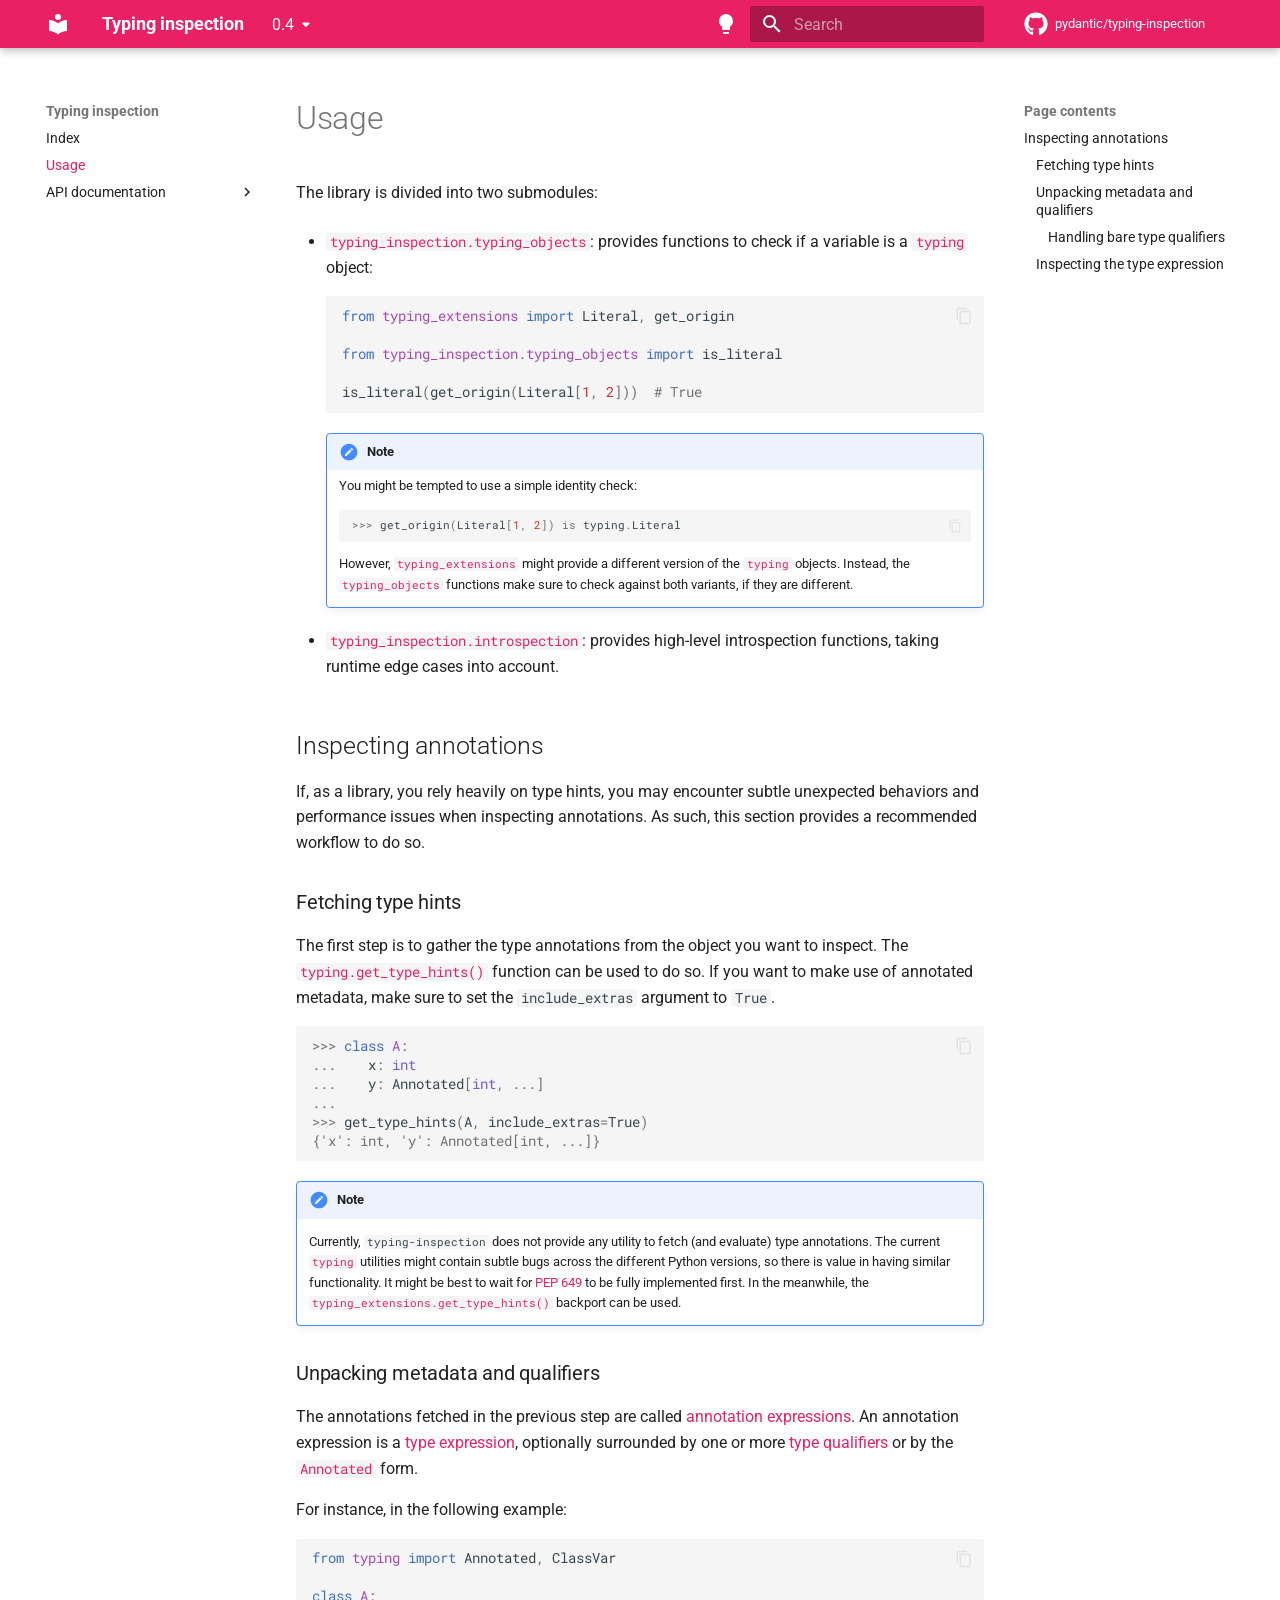
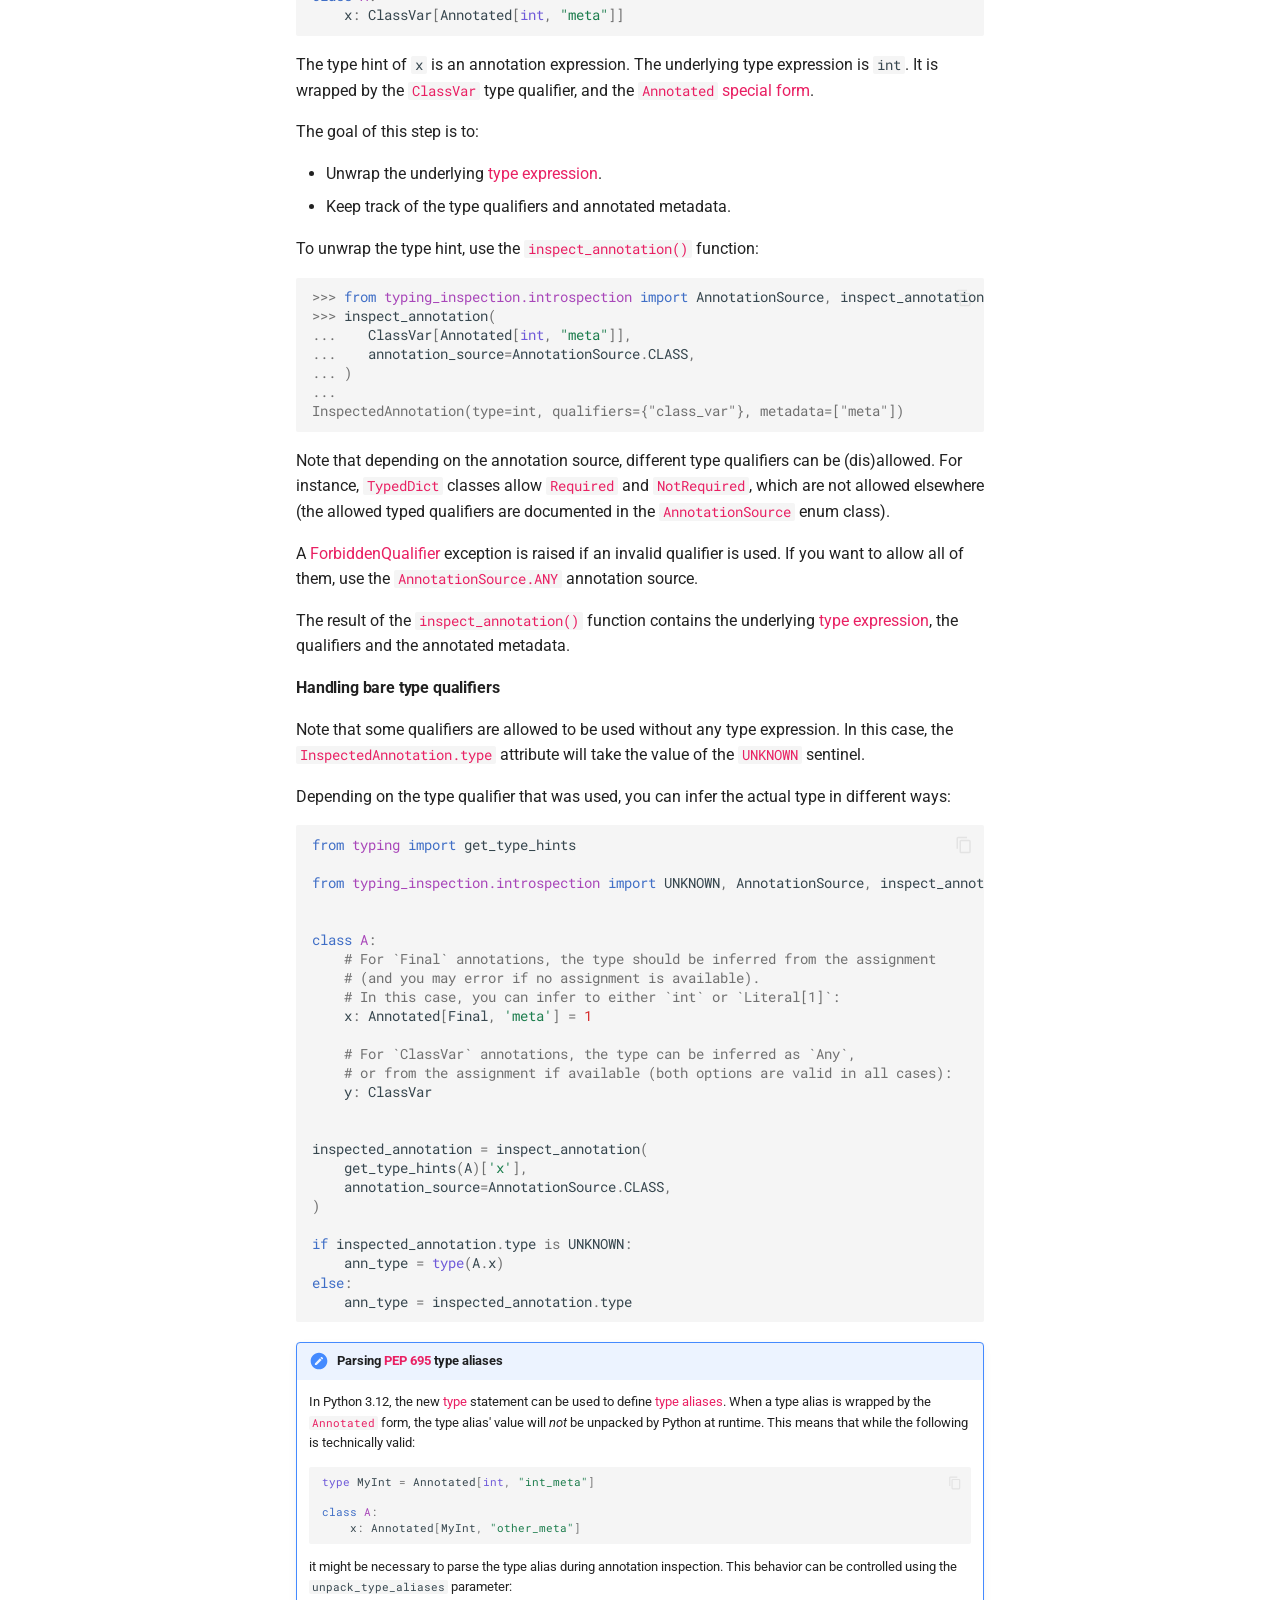
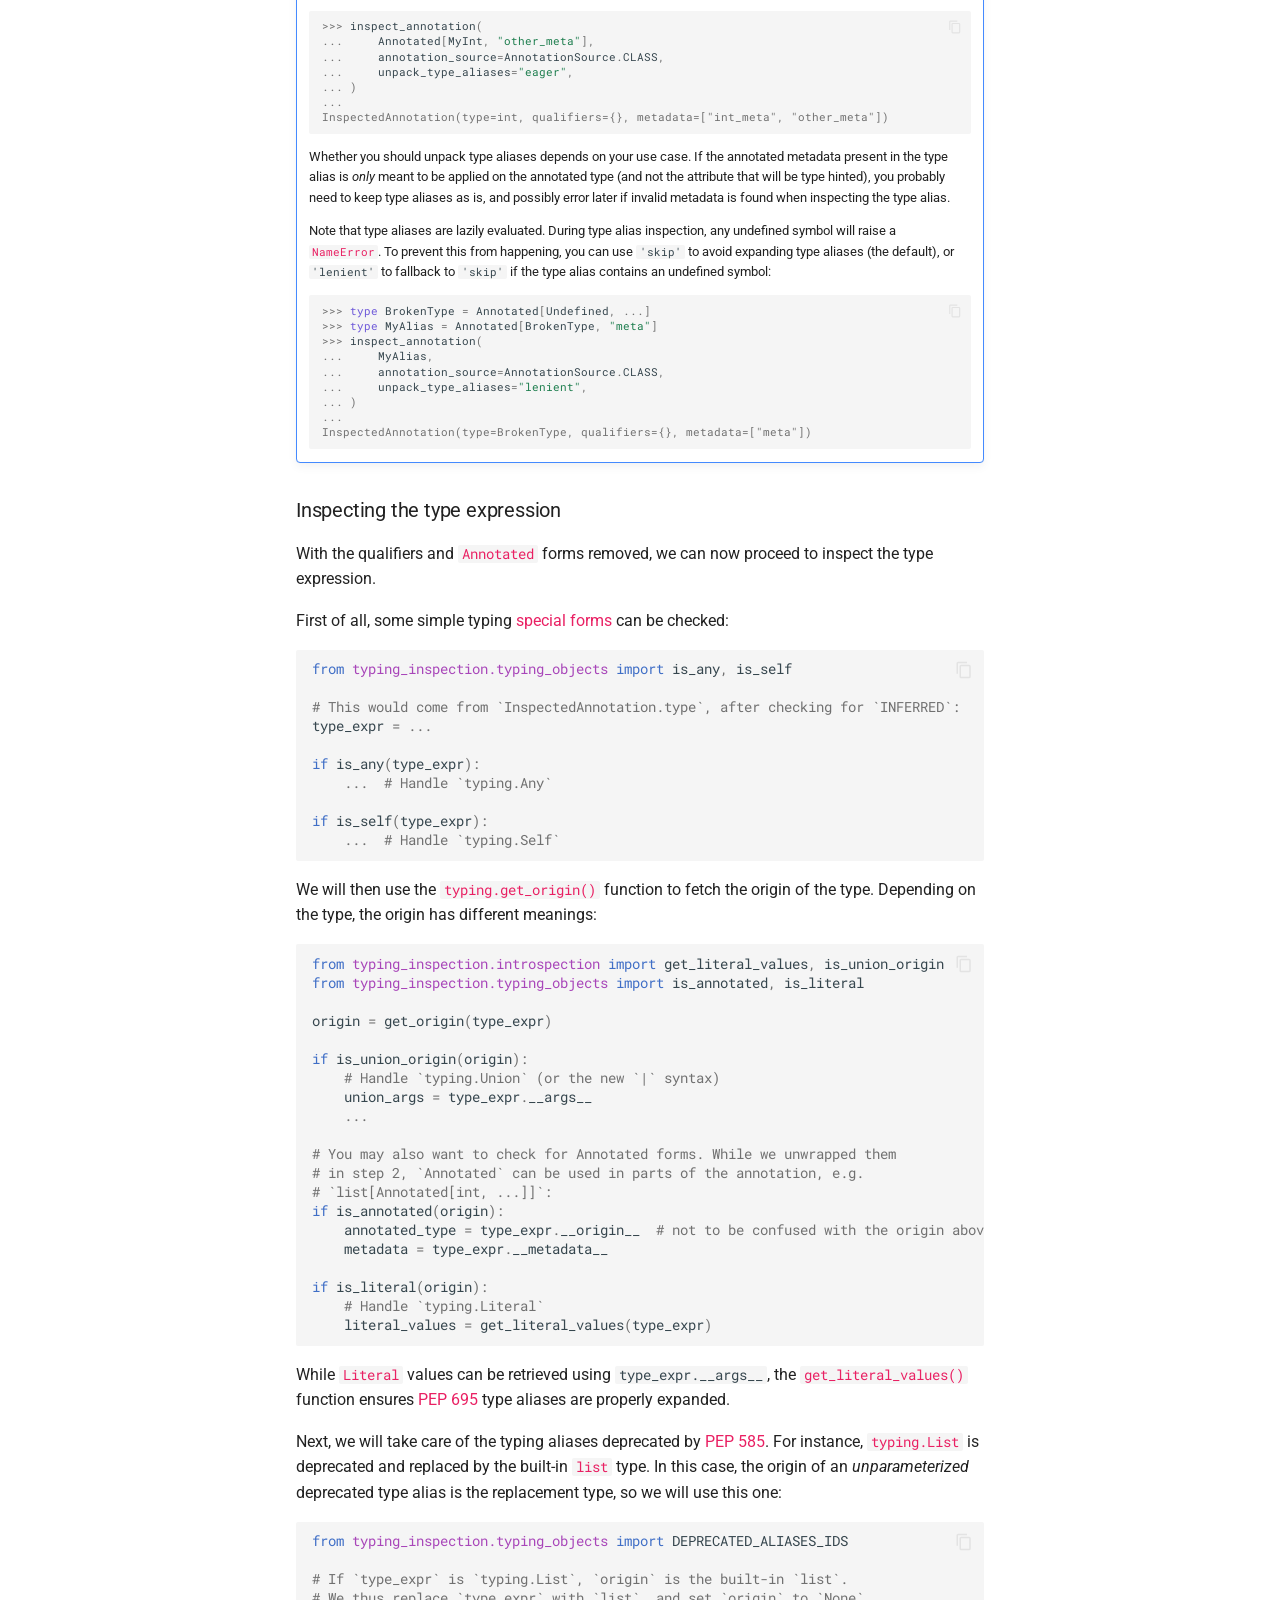
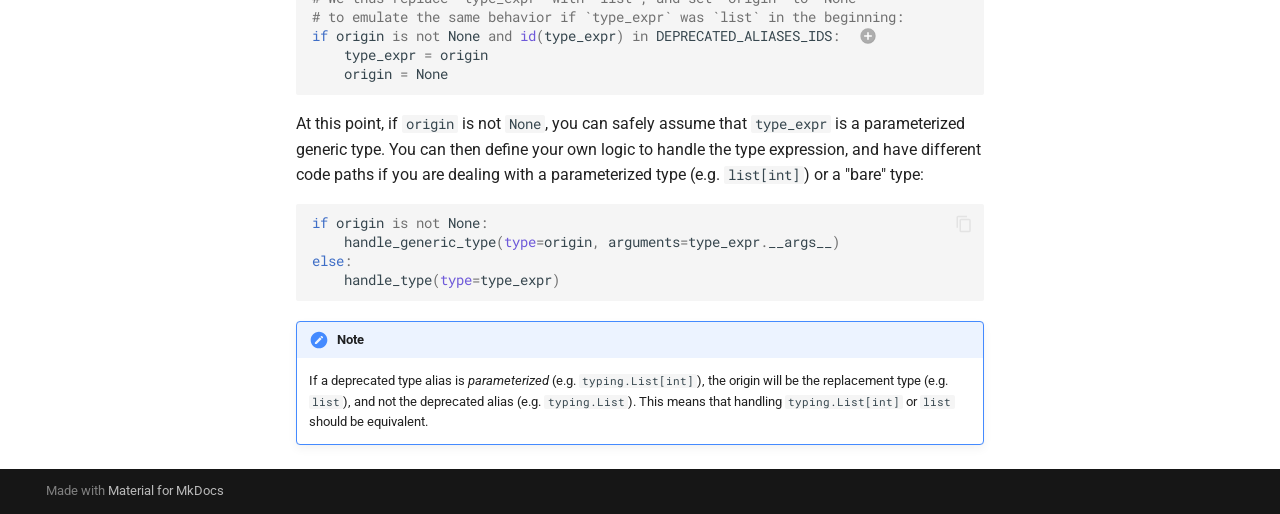
<file: 0.4/usage/index.html>
<!doctype html>
<html lang="en" class="no-js">
  <head>
    
      <meta charset="utf-8">
      <meta name="viewport" content="width=device-width,initial-scale=1">
      
        <meta name="description" content="Runtime typing introspection tools">
      
      
      
        <link rel="canonical" href="https://typing-inspection.pydantic.dev/latest/usage/">
      
      
        <link rel="prev" href="..">
      
      
        <link rel="next" href="../api/introspection/">
      
      
      <link rel="icon" href="../assets/images/favicon.png">
      <meta name="generator" content="mkdocs-1.6.1, mkdocs-material-9.6.14">
    
    
      
        <title>Usage - Typing inspection</title>
      
    
    
      <link rel="stylesheet" href="../assets/stylesheets/main.342714a4.min.css">
      
        
        <link rel="stylesheet" href="../assets/stylesheets/palette.06af60db.min.css">
      
      


    
    
      
    
    
      
        
        
        <link rel="preconnect" href="https://fonts.gstatic.com" crossorigin>
        <link rel="stylesheet" href="https://fonts.googleapis.com/css?family=Roboto:300,300i,400,400i,700,700i%7CRoboto+Mono:400,400i,700,700i&display=fallback">
        <style>:root{--md-text-font:"Roboto";--md-code-font:"Roboto Mono"}</style>
      
    
    
      <link rel="stylesheet" href="../assets/_mkdocstrings.css">
    
      <link rel="stylesheet" href="../extra/tweaks.css">
    
    <script>__md_scope=new URL("..",location),__md_hash=e=>[...e].reduce(((e,_)=>(e<<5)-e+_.charCodeAt(0)),0),__md_get=(e,_=localStorage,t=__md_scope)=>JSON.parse(_.getItem(t.pathname+"."+e)),__md_set=(e,_,t=localStorage,a=__md_scope)=>{try{t.setItem(a.pathname+"."+e,JSON.stringify(_))}catch(e){}}</script>
    
      

    
    
    
  </head>
  
  
    
    
      
    
    
    
    
    <body dir="ltr" data-md-color-scheme="default" data-md-color-primary="pink" data-md-color-accent="pink">
  
    
    <input class="md-toggle" data-md-toggle="drawer" type="checkbox" id="__drawer" autocomplete="off">
    <input class="md-toggle" data-md-toggle="search" type="checkbox" id="__search" autocomplete="off">
    <label class="md-overlay" for="__drawer"></label>
    <div data-md-component="skip">
      
        
        <a href="#usage" class="md-skip">
          Skip to content
        </a>
      
    </div>
    <div data-md-component="announce">
      
    </div>
    
      <div data-md-color-scheme="default" data-md-component="outdated" hidden>
        
      </div>
    
    
      

  

<header class="md-header md-header--shadow" data-md-component="header">
  <nav class="md-header__inner md-grid" aria-label="Header">
    <a href=".." title="Typing inspection" class="md-header__button md-logo" aria-label="Typing inspection" data-md-component="logo">
      
  
  <svg xmlns="http://www.w3.org/2000/svg" viewBox="0 0 24 24"><path d="M12 8a3 3 0 0 0 3-3 3 3 0 0 0-3-3 3 3 0 0 0-3 3 3 3 0 0 0 3 3m0 3.54C9.64 9.35 6.5 8 3 8v11c3.5 0 6.64 1.35 9 3.54 2.36-2.19 5.5-3.54 9-3.54V8c-3.5 0-6.64 1.35-9 3.54"/></svg>

    </a>
    <label class="md-header__button md-icon" for="__drawer">
      
      <svg xmlns="http://www.w3.org/2000/svg" viewBox="0 0 24 24"><path d="M3 6h18v2H3zm0 5h18v2H3zm0 5h18v2H3z"/></svg>
    </label>
    <div class="md-header__title" data-md-component="header-title">
      <div class="md-header__ellipsis">
        <div class="md-header__topic">
          <span class="md-ellipsis">
            Typing inspection
          </span>
        </div>
        <div class="md-header__topic" data-md-component="header-topic">
          <span class="md-ellipsis">
            
              Usage
            
          </span>
        </div>
      </div>
    </div>
    
      
        <form class="md-header__option" data-md-component="palette">
  
    
    
    
    <input class="md-option" data-md-color-media="(prefers-color-scheme)" data-md-color-scheme="default" data-md-color-primary="pink" data-md-color-accent="pink"  aria-label="Switch to light mode"  type="radio" name="__palette" id="__palette_0">
    
      <label class="md-header__button md-icon" title="Switch to light mode" for="__palette_1" hidden>
        <svg xmlns="http://www.w3.org/2000/svg" viewBox="0 0 24 24"><path d="M12 2a7 7 0 0 0-7 7c0 2.38 1.19 4.47 3 5.74V17a1 1 0 0 0 1 1h6a1 1 0 0 0 1-1v-2.26c1.81-1.27 3-3.36 3-5.74a7 7 0 0 0-7-7M9 21a1 1 0 0 0 1 1h4a1 1 0 0 0 1-1v-1H9z"/></svg>
      </label>
    
  
    
    
    
    <input class="md-option" data-md-color-media="(prefers-color-scheme: light)" data-md-color-scheme="default" data-md-color-primary="pink" data-md-color-accent="pink"  aria-label="Switch to dark mode"  type="radio" name="__palette" id="__palette_1">
    
      <label class="md-header__button md-icon" title="Switch to dark mode" for="__palette_2" hidden>
        <svg xmlns="http://www.w3.org/2000/svg" viewBox="0 0 24 24"><path d="M12 2a7 7 0 0 1 7 7c0 2.38-1.19 4.47-3 5.74V17a1 1 0 0 1-1 1H9a1 1 0 0 1-1-1v-2.26C6.19 13.47 5 11.38 5 9a7 7 0 0 1 7-7M9 21v-1h6v1a1 1 0 0 1-1 1h-4a1 1 0 0 1-1-1m3-17a5 5 0 0 0-5 5c0 2.05 1.23 3.81 3 4.58V16h4v-2.42c1.77-.77 3-2.53 3-4.58a5 5 0 0 0-5-5"/></svg>
      </label>
    
  
    
    
    
    <input class="md-option" data-md-color-media="(prefers-color-scheme: dark)" data-md-color-scheme="slate" data-md-color-primary="pink" data-md-color-accent="pink"  aria-label="Switch to system preference"  type="radio" name="__palette" id="__palette_2">
    
      <label class="md-header__button md-icon" title="Switch to system preference" for="__palette_0" hidden>
        <svg xmlns="http://www.w3.org/2000/svg" viewBox="0 0 24 24"><path d="M9 2c3.87 0 7 3.13 7 7 0 2.38-1.19 4.47-3 5.74V17c0 .55-.45 1-1 1H6c-.55 0-1-.45-1-1v-2.26C3.19 13.47 2 11.38 2 9c0-3.87 3.13-7 7-7M6 21v-1h6v1c0 .55-.45 1-1 1H7c-.55 0-1-.45-1-1M9 4C6.24 4 4 6.24 4 9c0 2.05 1.23 3.81 3 4.58V16h4v-2.42c1.77-.77 3-2.53 3-4.58 0-2.76-2.24-5-5-5m10 9h-2l-3.2 9h1.9l.7-2h3.2l.7 2h1.9zm-2.15 5.65L18 15l1.15 3.65z"/></svg>
      </label>
    
  
</form>
      
    
    
      <script>var palette=__md_get("__palette");if(palette&&palette.color){if("(prefers-color-scheme)"===palette.color.media){var media=matchMedia("(prefers-color-scheme: light)"),input=document.querySelector(media.matches?"[data-md-color-media='(prefers-color-scheme: light)']":"[data-md-color-media='(prefers-color-scheme: dark)']");palette.color.media=input.getAttribute("data-md-color-media"),palette.color.scheme=input.getAttribute("data-md-color-scheme"),palette.color.primary=input.getAttribute("data-md-color-primary"),palette.color.accent=input.getAttribute("data-md-color-accent")}for(var[key,value]of Object.entries(palette.color))document.body.setAttribute("data-md-color-"+key,value)}</script>
    
    
    
      
      
        <label class="md-header__button md-icon" for="__search">
          
          <svg xmlns="http://www.w3.org/2000/svg" viewBox="0 0 24 24"><path d="M9.5 3A6.5 6.5 0 0 1 16 9.5c0 1.61-.59 3.09-1.56 4.23l.27.27h.79l5 5-1.5 1.5-5-5v-.79l-.27-.27A6.52 6.52 0 0 1 9.5 16 6.5 6.5 0 0 1 3 9.5 6.5 6.5 0 0 1 9.5 3m0 2C7 5 5 7 5 9.5S7 14 9.5 14 14 12 14 9.5 12 5 9.5 5"/></svg>
        </label>
        <div class="md-search" data-md-component="search" role="dialog">
  <label class="md-search__overlay" for="__search"></label>
  <div class="md-search__inner" role="search">
    <form class="md-search__form" name="search">
      <input type="text" class="md-search__input" name="query" aria-label="Search" placeholder="Search" autocapitalize="off" autocorrect="off" autocomplete="off" spellcheck="false" data-md-component="search-query" required>
      <label class="md-search__icon md-icon" for="__search">
        
        <svg xmlns="http://www.w3.org/2000/svg" viewBox="0 0 24 24"><path d="M9.5 3A6.5 6.5 0 0 1 16 9.5c0 1.61-.59 3.09-1.56 4.23l.27.27h.79l5 5-1.5 1.5-5-5v-.79l-.27-.27A6.52 6.52 0 0 1 9.5 16 6.5 6.5 0 0 1 3 9.5 6.5 6.5 0 0 1 9.5 3m0 2C7 5 5 7 5 9.5S7 14 9.5 14 14 12 14 9.5 12 5 9.5 5"/></svg>
        
        <svg xmlns="http://www.w3.org/2000/svg" viewBox="0 0 24 24"><path d="M20 11v2H8l5.5 5.5-1.42 1.42L4.16 12l7.92-7.92L13.5 5.5 8 11z"/></svg>
      </label>
      <nav class="md-search__options" aria-label="Search">
        
        <button type="reset" class="md-search__icon md-icon" title="Clear" aria-label="Clear" tabindex="-1">
          
          <svg xmlns="http://www.w3.org/2000/svg" viewBox="0 0 24 24"><path d="M19 6.41 17.59 5 12 10.59 6.41 5 5 6.41 10.59 12 5 17.59 6.41 19 12 13.41 17.59 19 19 17.59 13.41 12z"/></svg>
        </button>
      </nav>
      
    </form>
    <div class="md-search__output">
      <div class="md-search__scrollwrap" tabindex="0" data-md-scrollfix>
        <div class="md-search-result" data-md-component="search-result">
          <div class="md-search-result__meta">
            Initializing search
          </div>
          <ol class="md-search-result__list" role="presentation"></ol>
        </div>
      </div>
    </div>
  </div>
</div>
      
    
    
      <div class="md-header__source">
        <a href="https://github.com/pydantic/typing-inspection" title="Go to repository" class="md-source" data-md-component="source">
  <div class="md-source__icon md-icon">
    
    <svg xmlns="http://www.w3.org/2000/svg" viewBox="0 0 496 512"><!--! Font Awesome Free 6.7.2 by @fontawesome - https://fontawesome.com License - https://fontawesome.com/license/free (Icons: CC BY 4.0, Fonts: SIL OFL 1.1, Code: MIT License) Copyright 2024 Fonticons, Inc.--><path d="M165.9 397.4c0 2-2.3 3.6-5.2 3.6-3.3.3-5.6-1.3-5.6-3.6 0-2 2.3-3.6 5.2-3.6 3-.3 5.6 1.3 5.6 3.6m-31.1-4.5c-.7 2 1.3 4.3 4.3 4.9 2.6 1 5.6 0 6.2-2s-1.3-4.3-4.3-5.2c-2.6-.7-5.5.3-6.2 2.3m44.2-1.7c-2.9.7-4.9 2.6-4.6 4.9.3 2 2.9 3.3 5.9 2.6 2.9-.7 4.9-2.6 4.6-4.6-.3-1.9-3-3.2-5.9-2.9M244.8 8C106.1 8 0 113.3 0 252c0 110.9 69.8 205.8 169.5 239.2 12.8 2.3 17.3-5.6 17.3-12.1 0-6.2-.3-40.4-.3-61.4 0 0-70 15-84.7-29.8 0 0-11.4-29.1-27.8-36.6 0 0-22.9-15.7 1.6-15.4 0 0 24.9 2 38.6 25.8 21.9 38.6 58.6 27.5 72.9 20.9 2.3-16 8.8-27.1 16-33.7-55.9-6.2-112.3-14.3-112.3-110.5 0-27.5 7.6-41.3 23.6-58.9-2.6-6.5-11.1-33.3 2.6-67.9 20.9-6.5 69 27 69 27 20-5.6 41.5-8.5 62.8-8.5s42.8 2.9 62.8 8.5c0 0 48.1-33.6 69-27 13.7 34.7 5.2 61.4 2.6 67.9 16 17.7 25.8 31.5 25.8 58.9 0 96.5-58.9 104.2-114.8 110.5 9.2 7.9 17 22.9 17 46.4 0 33.7-.3 75.4-.3 83.6 0 6.5 4.6 14.4 17.3 12.1C428.2 457.8 496 362.9 496 252 496 113.3 383.5 8 244.8 8M97.2 352.9c-1.3 1-1 3.3.7 5.2 1.6 1.6 3.9 2.3 5.2 1 1.3-1 1-3.3-.7-5.2-1.6-1.6-3.9-2.3-5.2-1m-10.8-8.1c-.7 1.3.3 2.9 2.3 3.9 1.6 1 3.6.7 4.3-.7.7-1.3-.3-2.9-2.3-3.9-2-.6-3.6-.3-4.3.7m32.4 35.6c-1.6 1.3-1 4.3 1.3 6.2 2.3 2.3 5.2 2.6 6.5 1 1.3-1.3.7-4.3-1.3-6.2-2.2-2.3-5.2-2.6-6.5-1m-11.4-14.7c-1.6 1-1.6 3.6 0 5.9s4.3 3.3 5.6 2.3c1.6-1.3 1.6-3.9 0-6.2-1.4-2.3-4-3.3-5.6-2"/></svg>
  </div>
  <div class="md-source__repository">
    pydantic/typing-inspection
  </div>
</a>
      </div>
    
  </nav>
  
</header>
    
    <div class="md-container" data-md-component="container">
      
      
        
          
        
      
      <main class="md-main" data-md-component="main">
        <div class="md-main__inner md-grid">
          
            
              
              <div class="md-sidebar md-sidebar--primary" data-md-component="sidebar" data-md-type="navigation" >
                <div class="md-sidebar__scrollwrap">
                  <div class="md-sidebar__inner">
                    



<nav class="md-nav md-nav--primary" aria-label="Navigation" data-md-level="0">
  <label class="md-nav__title" for="__drawer">
    <a href=".." title="Typing inspection" class="md-nav__button md-logo" aria-label="Typing inspection" data-md-component="logo">
      
  
  <svg xmlns="http://www.w3.org/2000/svg" viewBox="0 0 24 24"><path d="M12 8a3 3 0 0 0 3-3 3 3 0 0 0-3-3 3 3 0 0 0-3 3 3 3 0 0 0 3 3m0 3.54C9.64 9.35 6.5 8 3 8v11c3.5 0 6.64 1.35 9 3.54 2.36-2.19 5.5-3.54 9-3.54V8c-3.5 0-6.64 1.35-9 3.54"/></svg>

    </a>
    Typing inspection
  </label>
  
    <div class="md-nav__source">
      <a href="https://github.com/pydantic/typing-inspection" title="Go to repository" class="md-source" data-md-component="source">
  <div class="md-source__icon md-icon">
    
    <svg xmlns="http://www.w3.org/2000/svg" viewBox="0 0 496 512"><!--! Font Awesome Free 6.7.2 by @fontawesome - https://fontawesome.com License - https://fontawesome.com/license/free (Icons: CC BY 4.0, Fonts: SIL OFL 1.1, Code: MIT License) Copyright 2024 Fonticons, Inc.--><path d="M165.9 397.4c0 2-2.3 3.6-5.2 3.6-3.3.3-5.6-1.3-5.6-3.6 0-2 2.3-3.6 5.2-3.6 3-.3 5.6 1.3 5.6 3.6m-31.1-4.5c-.7 2 1.3 4.3 4.3 4.9 2.6 1 5.6 0 6.2-2s-1.3-4.3-4.3-5.2c-2.6-.7-5.5.3-6.2 2.3m44.2-1.7c-2.9.7-4.9 2.6-4.6 4.9.3 2 2.9 3.3 5.9 2.6 2.9-.7 4.9-2.6 4.6-4.6-.3-1.9-3-3.2-5.9-2.9M244.8 8C106.1 8 0 113.3 0 252c0 110.9 69.8 205.8 169.5 239.2 12.8 2.3 17.3-5.6 17.3-12.1 0-6.2-.3-40.4-.3-61.4 0 0-70 15-84.7-29.8 0 0-11.4-29.1-27.8-36.6 0 0-22.9-15.7 1.6-15.4 0 0 24.9 2 38.6 25.8 21.9 38.6 58.6 27.5 72.9 20.9 2.3-16 8.8-27.1 16-33.7-55.9-6.2-112.3-14.3-112.3-110.5 0-27.5 7.6-41.3 23.6-58.9-2.6-6.5-11.1-33.3 2.6-67.9 20.9-6.5 69 27 69 27 20-5.6 41.5-8.5 62.8-8.5s42.8 2.9 62.8 8.5c0 0 48.1-33.6 69-27 13.7 34.7 5.2 61.4 2.6 67.9 16 17.7 25.8 31.5 25.8 58.9 0 96.5-58.9 104.2-114.8 110.5 9.2 7.9 17 22.9 17 46.4 0 33.7-.3 75.4-.3 83.6 0 6.5 4.6 14.4 17.3 12.1C428.2 457.8 496 362.9 496 252 496 113.3 383.5 8 244.8 8M97.2 352.9c-1.3 1-1 3.3.7 5.2 1.6 1.6 3.9 2.3 5.2 1 1.3-1 1-3.3-.7-5.2-1.6-1.6-3.9-2.3-5.2-1m-10.8-8.1c-.7 1.3.3 2.9 2.3 3.9 1.6 1 3.6.7 4.3-.7.7-1.3-.3-2.9-2.3-3.9-2-.6-3.6-.3-4.3.7m32.4 35.6c-1.6 1.3-1 4.3 1.3 6.2 2.3 2.3 5.2 2.6 6.5 1 1.3-1.3.7-4.3-1.3-6.2-2.2-2.3-5.2-2.6-6.5-1m-11.4-14.7c-1.6 1-1.6 3.6 0 5.9s4.3 3.3 5.6 2.3c1.6-1.3 1.6-3.9 0-6.2-1.4-2.3-4-3.3-5.6-2"/></svg>
  </div>
  <div class="md-source__repository">
    pydantic/typing-inspection
  </div>
</a>
    </div>
  
  <ul class="md-nav__list" data-md-scrollfix>
    
      
      
  
  
  
  
    <li class="md-nav__item">
      <a href=".." class="md-nav__link">
        
  
  
  <span class="md-ellipsis">
    Index
    
  </span>
  

      </a>
    </li>
  

    
      
      
  
  
    
  
  
  
    <li class="md-nav__item md-nav__item--active">
      
      <input class="md-nav__toggle md-toggle" type="checkbox" id="__toc">
      
      
        
      
      
        <label class="md-nav__link md-nav__link--active" for="__toc">
          
  
  
  <span class="md-ellipsis">
    Usage
    
  </span>
  

          <span class="md-nav__icon md-icon"></span>
        </label>
      
      <a href="./" class="md-nav__link md-nav__link--active">
        
  
  
  <span class="md-ellipsis">
    Usage
    
  </span>
  

      </a>
      
        

  

<nav class="md-nav md-nav--secondary" aria-label="Page contents">
  
  
  
    
  
  
    <label class="md-nav__title" for="__toc">
      <span class="md-nav__icon md-icon"></span>
      Page contents
    </label>
    <ul class="md-nav__list" data-md-component="toc" data-md-scrollfix>
      
        <li class="md-nav__item">
  <a href="#inspecting-annotations" class="md-nav__link">
    <span class="md-ellipsis">
      Inspecting annotations
    </span>
  </a>
  
    <nav class="md-nav" aria-label="Inspecting annotations">
      <ul class="md-nav__list">
        
          <li class="md-nav__item">
  <a href="#fetching-type-hints" class="md-nav__link">
    <span class="md-ellipsis">
      Fetching type hints
    </span>
  </a>
  
</li>
        
          <li class="md-nav__item">
  <a href="#unpacking-metadata-and-qualifiers" class="md-nav__link">
    <span class="md-ellipsis">
      Unpacking metadata and qualifiers
    </span>
  </a>
  
    <nav class="md-nav" aria-label="Unpacking metadata and qualifiers">
      <ul class="md-nav__list">
        
          <li class="md-nav__item">
  <a href="#handling-bare-type-qualifiers" class="md-nav__link">
    <span class="md-ellipsis">
      Handling bare type qualifiers
    </span>
  </a>
  
</li>
        
      </ul>
    </nav>
  
</li>
        
          <li class="md-nav__item">
  <a href="#inspecting-the-type-expression" class="md-nav__link">
    <span class="md-ellipsis">
      Inspecting the type expression
    </span>
  </a>
  
</li>
        
      </ul>
    </nav>
  
</li>
      
    </ul>
  
</nav>
      
    </li>
  

    
      
      
  
  
  
  
    
    
    
    
    
    <li class="md-nav__item md-nav__item--nested">
      
        
        
        <input class="md-nav__toggle md-toggle " type="checkbox" id="__nav_3" >
        
          
          <label class="md-nav__link" for="__nav_3" id="__nav_3_label" tabindex="0">
            
  
  
  <span class="md-ellipsis">
    API documentation
    
  </span>
  

            <span class="md-nav__icon md-icon"></span>
          </label>
        
        <nav class="md-nav" data-md-level="1" aria-labelledby="__nav_3_label" aria-expanded="false">
          <label class="md-nav__title" for="__nav_3">
            <span class="md-nav__icon md-icon"></span>
            API documentation
          </label>
          <ul class="md-nav__list" data-md-scrollfix>
            
              
                
  
  
  
  
    <li class="md-nav__item">
      <a href="../api/introspection/" class="md-nav__link">
        
  
  
  <span class="md-ellipsis">
    introspection
    
  </span>
  

      </a>
    </li>
  

              
            
              
                
  
  
  
  
    <li class="md-nav__item">
      <a href="../api/typing_objects/" class="md-nav__link">
        
  
  
  <span class="md-ellipsis">
    typing_objects
    
  </span>
  

      </a>
    </li>
  

              
            
          </ul>
        </nav>
      
    </li>
  

    
  </ul>
</nav>
                  </div>
                </div>
              </div>
            
            
              
              <div class="md-sidebar md-sidebar--secondary" data-md-component="sidebar" data-md-type="toc" >
                <div class="md-sidebar__scrollwrap">
                  <div class="md-sidebar__inner">
                    

  

<nav class="md-nav md-nav--secondary" aria-label="Page contents">
  
  
  
    
  
  
    <label class="md-nav__title" for="__toc">
      <span class="md-nav__icon md-icon"></span>
      Page contents
    </label>
    <ul class="md-nav__list" data-md-component="toc" data-md-scrollfix>
      
        <li class="md-nav__item">
  <a href="#inspecting-annotations" class="md-nav__link">
    <span class="md-ellipsis">
      Inspecting annotations
    </span>
  </a>
  
    <nav class="md-nav" aria-label="Inspecting annotations">
      <ul class="md-nav__list">
        
          <li class="md-nav__item">
  <a href="#fetching-type-hints" class="md-nav__link">
    <span class="md-ellipsis">
      Fetching type hints
    </span>
  </a>
  
</li>
        
          <li class="md-nav__item">
  <a href="#unpacking-metadata-and-qualifiers" class="md-nav__link">
    <span class="md-ellipsis">
      Unpacking metadata and qualifiers
    </span>
  </a>
  
    <nav class="md-nav" aria-label="Unpacking metadata and qualifiers">
      <ul class="md-nav__list">
        
          <li class="md-nav__item">
  <a href="#handling-bare-type-qualifiers" class="md-nav__link">
    <span class="md-ellipsis">
      Handling bare type qualifiers
    </span>
  </a>
  
</li>
        
      </ul>
    </nav>
  
</li>
        
          <li class="md-nav__item">
  <a href="#inspecting-the-type-expression" class="md-nav__link">
    <span class="md-ellipsis">
      Inspecting the type expression
    </span>
  </a>
  
</li>
        
      </ul>
    </nav>
  
</li>
      
    </ul>
  
</nav>
                  </div>
                </div>
              </div>
            
          
          
            <div class="md-content" data-md-component="content">
              <article class="md-content__inner md-typeset">
                
                  


  
  


<h1 id="usage">Usage<a class="headerlink" href="#usage" title="Permanent link">&para;</a></h1>
<p>The library is divided into two submodules:</p>
<ul>
<li>
<p><a class="autorefs autorefs-internal" href="../api/typing_objects/#typing_inspection.typing_objects"><code>typing_inspection.typing_objects</code></a>: provides functions to check if a variable is a <a class="autorefs autorefs-external" href="https://docs.python.org/3/library/typing.html#module-typing"><code>typing</code></a> object:
  <div class="language-python highlight"><pre><span></span><code><span class="kn">from</span><span class="w"> </span><span class="nn">typing_extensions</span><span class="w"> </span><span class="kn">import</span> <span class="n">Literal</span><span class="p">,</span> <span class="n">get_origin</span>

<span class="kn">from</span><span class="w"> </span><span class="nn">typing_inspection.typing_objects</span><span class="w"> </span><span class="kn">import</span> <span class="n">is_literal</span>

<span class="n">is_literal</span><span class="p">(</span><span class="n">get_origin</span><span class="p">(</span><span class="n">Literal</span><span class="p">[</span><span class="mi">1</span><span class="p">,</span> <span class="mi">2</span><span class="p">]))</span>  <span class="c1"># True</span>
</code></pre></div></p>
<div class="admonition note">
<p class="admonition-title">Note</p>
<p>You might be tempted to use a simple identity check:</p>
<div class="language-pycon highlight"><pre><span></span><code><span class="gp">&gt;&gt;&gt; </span><span class="n">get_origin</span><span class="p">(</span><span class="n">Literal</span><span class="p">[</span><span class="mi">1</span><span class="p">,</span> <span class="mi">2</span><span class="p">])</span> <span class="ow">is</span> <span class="n">typing</span><span class="o">.</span><span class="n">Literal</span>
</code></pre></div>
<p>However, <a class="autorefs autorefs-external" href="https://typing-extensions.readthedocs.io/en/latest/index.html#module-typing_extensions"><code>typing_extensions</code></a> might provide a different version of the <a class="autorefs autorefs-external" href="https://docs.python.org/3/library/typing.html#module-typing"><code>typing</code></a> objects. Instead,
the <a class="autorefs autorefs-internal" href="../api/typing_objects/#typing_inspection.typing_objects"><code>typing_objects</code></a> functions make sure to check against both variants,
if they are different.</p>
</div>
</li>
<li>
<p><a class="autorefs autorefs-internal" href="../api/introspection/#typing_inspection.introspection"><code>typing_inspection.introspection</code></a>: provides high-level introspection functions, taking runtime edge cases
  into account.</p>
</li>
</ul>
<h2 id="inspecting-annotations">Inspecting annotations<a class="headerlink" href="#inspecting-annotations" title="Permanent link">&para;</a></h2>
<p>If, as a library, you rely heavily on type hints, you may encounter subtle unexpected behaviors and performance
issues when inspecting annotations. As such, this section provides a recommended workflow to do so.</p>
<h3 id="fetching-type-hints">Fetching type hints<a class="headerlink" href="#fetching-type-hints" title="Permanent link">&para;</a></h3>
<p>The first step is to gather the type annotations from the object you want to inspect. The
<a class="autorefs autorefs-external" href="https://docs.python.org/3/library/typing.html#typing.get_type_hints"><code>typing.get_type_hints()</code></a> function can be used to do so. If you want to make use of annotated
metadata, make sure to set the <code>include_extras</code> argument to <code>True</code>.</p>
<div class="language-pycon highlight"><pre><span></span><code><span class="gp">&gt;&gt;&gt; </span><span class="k">class</span><span class="w"> </span><span class="nc">A</span><span class="p">:</span>
<span class="gp">... </span>   <span class="n">x</span><span class="p">:</span> <span class="nb">int</span>
<span class="gp">... </span>   <span class="n">y</span><span class="p">:</span> <span class="n">Annotated</span><span class="p">[</span><span class="nb">int</span><span class="p">,</span> <span class="o">...</span><span class="p">]</span>
<span class="gp">...</span>
<span class="gp">&gt;&gt;&gt; </span><span class="n">get_type_hints</span><span class="p">(</span><span class="n">A</span><span class="p">,</span> <span class="n">include_extras</span><span class="o">=</span><span class="kc">True</span><span class="p">)</span>
<span class="go">{&#39;x&#39;: int, &#39;y&#39;: Annotated[int, ...]}</span>
</code></pre></div>
<div class="admonition note">
<p class="admonition-title">Note</p>
<p>Currently, <code>typing-inspection</code> does not provide any utility to fetch (and evaluate) type annotations. The current
<a class="autorefs autorefs-external" href="https://docs.python.org/3/library/typing.html#module-typing"><code>typing</code></a> utilities might contain subtle bugs across the different Python versions, so there is value in
having similar functionality. It might be best to wait for <a href="https://peps.python.org/pep-0649/">PEP 649</a> to be fully
implemented first. In the meanwhile, the <a class="autorefs autorefs-external" href="https://typing-extensions.readthedocs.io/en/latest/index.html#typing_extensions.get_type_hints"><code>typing_extensions.get_type_hints()</code></a>
backport can be used.</p>
</div>
<h3 id="unpacking-metadata-and-qualifiers">Unpacking metadata and qualifiers<a class="headerlink" href="#unpacking-metadata-and-qualifiers" title="Permanent link">&para;</a></h3>
<p>The annotations fetched in the previous step are called <a class="autorefs autorefs-external" href="https://typing.readthedocs.io/en/latest/spec/glossary.html#term-annotation-expression">annotation expressions</a>.
An annotation expression is a <a class="autorefs autorefs-external" href="https://typing.readthedocs.io/en/latest/spec/glossary.html#term-type-expression">type expression</a>, optionally surrounded by one or more <a class="autorefs autorefs-external" href="https://typing.readthedocs.io/en/latest/spec/glossary.html#term-type-qualifier">type qualifiers</a>
or by the <a class="autorefs autorefs-external" href="https://docs.python.org/3/library/typing.html#typing.Annotated"><code>Annotated</code></a> form.</p>
<p>For instance, in the following example:</p>
<div class="language-python highlight"><pre><span></span><code><span class="kn">from</span><span class="w"> </span><span class="nn">typing</span><span class="w"> </span><span class="kn">import</span> <span class="n">Annotated</span><span class="p">,</span> <span class="n">ClassVar</span>

<span class="k">class</span><span class="w"> </span><span class="nc">A</span><span class="p">:</span>
    <span class="n">x</span><span class="p">:</span> <span class="n">ClassVar</span><span class="p">[</span><span class="n">Annotated</span><span class="p">[</span><span class="nb">int</span><span class="p">,</span> <span class="s2">&quot;meta&quot;</span><span class="p">]]</span>
</code></pre></div>
<p>The type hint of <code>x</code> is an annotation expression. The underlying type expression is <code>int</code>. It is wrapped
by the <a class="autorefs autorefs-external" href="https://docs.python.org/3/library/typing.html#typing.ClassVar"><code>ClassVar</code></a> type qualifier, and the <a class="autorefs autorefs-external" href="https://docs.python.org/3/library/typing.html#typing.Annotated"><code>Annotated</code></a> <a class="autorefs autorefs-external" href="https://typing.readthedocs.io/en/latest/spec/glossary.html#term-special-form">special form</a>.</p>
<p>The goal of this step is to:</p>
<ul>
<li>Unwrap the underlying <a class="autorefs autorefs-external" href="https://typing.readthedocs.io/en/latest/spec/glossary.html#term-type-expression">type expression</a>.</li>
<li>Keep track of the type qualifiers and annotated metadata.</li>
</ul>
<p>To unwrap the type hint, use the <a class="autorefs autorefs-internal" href="../api/introspection/#typing_inspection.introspection.inspect_annotation"><code>inspect_annotation()</code></a> function:</p>
<div class="language-pycon highlight"><pre><span></span><code><span class="gp">&gt;&gt;&gt; </span><span class="kn">from</span><span class="w"> </span><span class="nn">typing_inspection.introspection</span><span class="w"> </span><span class="kn">import</span> <span class="n">AnnotationSource</span><span class="p">,</span> <span class="n">inspect_annotation</span>
<span class="gp">&gt;&gt;&gt; </span><span class="n">inspect_annotation</span><span class="p">(</span>
<span class="gp">... </span>   <span class="n">ClassVar</span><span class="p">[</span><span class="n">Annotated</span><span class="p">[</span><span class="nb">int</span><span class="p">,</span> <span class="s2">&quot;meta&quot;</span><span class="p">]],</span>
<span class="gp">... </span>   <span class="n">annotation_source</span><span class="o">=</span><span class="n">AnnotationSource</span><span class="o">.</span><span class="n">CLASS</span><span class="p">,</span>
<span class="gp">... </span><span class="p">)</span>
<span class="gp">...</span>
<span class="go">InspectedAnnotation(type=int, qualifiers={&quot;class_var&quot;}, metadata=[&quot;meta&quot;])</span>
</code></pre></div>
<p>Note that depending on the annotation source, different type qualifiers can be (dis)allowed.
For instance, <a class="autorefs autorefs-external" href="https://docs.python.org/3/library/typing.html#typing.TypedDict"><code>TypedDict</code></a> classes allow <a class="autorefs autorefs-external" href="https://docs.python.org/3/library/typing.html#typing.Required"><code>Required</code></a> and <a class="autorefs autorefs-external" href="https://docs.python.org/3/library/typing.html#typing.NotRequired"><code>NotRequired</code></a>,
which are not allowed elsewhere (the allowed typed qualifiers are documented in the
<a class="autorefs autorefs-internal" href="../api/introspection/#typing_inspection.introspection.AnnotationSource"><code>AnnotationSource</code></a> enum class).</p>
<p>A <a class="autorefs autorefs-internal" href="../api/introspection/#typing_inspection.introspection.ForbiddenQualifier">ForbiddenQualifier</a> exception is raised if an invalid qualifier is used.
If you want to allow all of them, use the <a class="autorefs autorefs-internal" href="../api/introspection/#typing_inspection.introspection.AnnotationSource.ANY"><code>AnnotationSource.ANY</code></a> annotation
source.</p>
<p>The result of the <a class="autorefs autorefs-internal" href="../api/introspection/#typing_inspection.introspection.inspect_annotation"><code>inspect_annotation()</code></a> function contains the underlying
<a class="autorefs autorefs-external" href="https://typing.readthedocs.io/en/latest/spec/glossary.html#term-type-expression">type expression</a>, the qualifiers and the annotated metadata.</p>
<h4 id="handling-bare-type-qualifiers">Handling bare type qualifiers<a class="headerlink" href="#handling-bare-type-qualifiers" title="Permanent link">&para;</a></h4>
<p>Note that some qualifiers are allowed to be used without any
type expression. In this case, the <a class="autorefs autorefs-internal" href="../api/introspection/#typing_inspection.introspection.InspectedAnnotation.type"><code>InspectedAnnotation.type</code></a> attribute
will take the value of the <a class="autorefs autorefs-internal" href="../api/introspection/#typing_inspection.introspection.UNKNOWN"><code>UNKNOWN</code></a> sentinel.</p>
<p>Depending on the type qualifier that was used, you can infer the actual type in different ways:</p>
<div class="language-python highlight"><pre><span></span><code><span class="kn">from</span><span class="w"> </span><span class="nn">typing</span><span class="w"> </span><span class="kn">import</span> <span class="n">get_type_hints</span>

<span class="kn">from</span><span class="w"> </span><span class="nn">typing_inspection.introspection</span><span class="w"> </span><span class="kn">import</span> <span class="n">UNKNOWN</span><span class="p">,</span> <span class="n">AnnotationSource</span><span class="p">,</span> <span class="n">inspect_annotation</span>


<span class="k">class</span><span class="w"> </span><span class="nc">A</span><span class="p">:</span>
    <span class="c1"># For `Final` annotations, the type should be inferred from the assignment</span>
    <span class="c1"># (and you may error if no assignment is available).</span>
    <span class="c1"># In this case, you can infer to either `int` or `Literal[1]`:</span>
    <span class="n">x</span><span class="p">:</span> <span class="n">Annotated</span><span class="p">[</span><span class="n">Final</span><span class="p">,</span> <span class="s1">&#39;meta&#39;</span><span class="p">]</span> <span class="o">=</span> <span class="mi">1</span>

    <span class="c1"># For `ClassVar` annotations, the type can be inferred as `Any`,</span>
    <span class="c1"># or from the assignment if available (both options are valid in all cases):</span>
    <span class="n">y</span><span class="p">:</span> <span class="n">ClassVar</span>


<span class="n">inspected_annotation</span> <span class="o">=</span> <span class="n">inspect_annotation</span><span class="p">(</span>
    <span class="n">get_type_hints</span><span class="p">(</span><span class="n">A</span><span class="p">)[</span><span class="s1">&#39;x&#39;</span><span class="p">],</span>
    <span class="n">annotation_source</span><span class="o">=</span><span class="n">AnnotationSource</span><span class="o">.</span><span class="n">CLASS</span><span class="p">,</span>
<span class="p">)</span>

<span class="k">if</span> <span class="n">inspected_annotation</span><span class="o">.</span><span class="n">type</span> <span class="ow">is</span> <span class="n">UNKNOWN</span><span class="p">:</span>
    <span class="n">ann_type</span> <span class="o">=</span> <span class="nb">type</span><span class="p">(</span><span class="n">A</span><span class="o">.</span><span class="n">x</span><span class="p">)</span>
<span class="k">else</span><span class="p">:</span>
    <span class="n">ann_type</span> <span class="o">=</span> <span class="n">inspected_annotation</span><span class="o">.</span><span class="n">type</span>
</code></pre></div>
<div class="admonition note">
<p class="admonition-title">Parsing <a href="https://peps.python.org/pep-0695/">PEP 695</a> type aliases</p>
<p>In Python 3.12, the new <a class="autorefs autorefs-external" href="https://docs.python.org/3/glossary.html#term-type">type</a> statement can be used to define <a class="autorefs autorefs-external" href="https://docs.python.org/3/library/typing.html#type-aliases">type aliases</a>.
When a type alias is wrapped by the <a class="autorefs autorefs-external" href="https://docs.python.org/3/library/typing.html#typing.Annotated"><code>Annotated</code></a> form, the type alias' value will <em>not</em> be unpacked by Python
at runtime. This means that while the following is technically valid:</p>
<div class="language-python highlight"><pre><span></span><code><span class="nb">type</span> <span class="n">MyInt</span> <span class="o">=</span> <span class="n">Annotated</span><span class="p">[</span><span class="nb">int</span><span class="p">,</span> <span class="s2">&quot;int_meta&quot;</span><span class="p">]</span>

<span class="k">class</span><span class="w"> </span><span class="nc">A</span><span class="p">:</span>
    <span class="n">x</span><span class="p">:</span> <span class="n">Annotated</span><span class="p">[</span><span class="n">MyInt</span><span class="p">,</span> <span class="s2">&quot;other_meta&quot;</span><span class="p">]</span>
</code></pre></div>
<p>it might be necessary to parse the type alias during annotation inspection. This behavior can be controlled using the
<code>unpack_type_aliases</code> parameter:</p>
<div class="language-pycon highlight"><pre><span></span><code><span class="gp">&gt;&gt;&gt; </span><span class="n">inspect_annotation</span><span class="p">(</span>
<span class="gp">... </span>    <span class="n">Annotated</span><span class="p">[</span><span class="n">MyInt</span><span class="p">,</span> <span class="s2">&quot;other_meta&quot;</span><span class="p">],</span>
<span class="gp">... </span>    <span class="n">annotation_source</span><span class="o">=</span><span class="n">AnnotationSource</span><span class="o">.</span><span class="n">CLASS</span><span class="p">,</span>
<span class="gp">... </span>    <span class="n">unpack_type_aliases</span><span class="o">=</span><span class="s2">&quot;eager&quot;</span><span class="p">,</span>
<span class="gp">... </span><span class="p">)</span>
<span class="gp">...</span>
<span class="go">InspectedAnnotation(type=int, qualifiers={}, metadata=[&quot;int_meta&quot;, &quot;other_meta&quot;])</span>
</code></pre></div>
<p>Whether you should unpack type aliases depends on your use case. If the annotated metadata present in the type alias
is <em>only</em> meant to be applied on the annotated type (and not the attribute that will be type hinted), you probably
need to keep type aliases as is, and possibly error later if invalid metadata is found when inspecting the type alias.</p>
<p>Note that type aliases are lazily evaluated. During type alias inspection, any undefined symbol
will raise a <a class="autorefs autorefs-external" href="https://docs.python.org/3/builtins/exceptions.html#NameError"><code>NameError</code></a>. To prevent this from happening, you can use <code>'skip'</code> to avoid expanding
type aliases (the default), or <code>'lenient'</code> to fallback to <code>'skip'</code> if the type alias contains an undefined
symbol:</p>
<div class="language-pycon highlight"><pre><span></span><code><span class="gp">&gt;&gt;&gt; </span><span class="nb">type</span> <span class="n">BrokenType</span> <span class="o">=</span> <span class="n">Annotated</span><span class="p">[</span><span class="n">Undefined</span><span class="p">,</span> <span class="o">...</span><span class="p">]</span>
<span class="gp">&gt;&gt;&gt; </span><span class="nb">type</span> <span class="n">MyAlias</span> <span class="o">=</span> <span class="n">Annotated</span><span class="p">[</span><span class="n">BrokenType</span><span class="p">,</span> <span class="s2">&quot;meta&quot;</span><span class="p">]</span>
<span class="gp">&gt;&gt;&gt; </span><span class="n">inspect_annotation</span><span class="p">(</span>
<span class="gp">... </span>    <span class="n">MyAlias</span><span class="p">,</span>
<span class="gp">... </span>    <span class="n">annotation_source</span><span class="o">=</span><span class="n">AnnotationSource</span><span class="o">.</span><span class="n">CLASS</span><span class="p">,</span>
<span class="gp">... </span>    <span class="n">unpack_type_aliases</span><span class="o">=</span><span class="s2">&quot;lenient&quot;</span><span class="p">,</span>
<span class="gp">... </span><span class="p">)</span>
<span class="gp">...</span>
<span class="go">InspectedAnnotation(type=BrokenType, qualifiers={}, metadata=[&quot;meta&quot;])</span>
</code></pre></div>
</div>
<h3 id="inspecting-the-type-expression">Inspecting the type expression<a class="headerlink" href="#inspecting-the-type-expression" title="Permanent link">&para;</a></h3>
<p>With the qualifiers and <a class="autorefs autorefs-external" href="https://docs.python.org/3/library/typing.html#typing.Annotated"><code>Annotated</code></a> forms removed, we can now proceed to inspect
the type expression.</p>
<p>First of all, some simple typing <a class="autorefs autorefs-external" href="https://typing.readthedocs.io/en/latest/spec/glossary.html#term-special-form">special forms</a> can be checked:</p>
<div class="language-python highlight"><pre><span></span><code><span class="kn">from</span><span class="w"> </span><span class="nn">typing_inspection.typing_objects</span><span class="w"> </span><span class="kn">import</span> <span class="n">is_any</span><span class="p">,</span> <span class="n">is_self</span>

<span class="c1"># This would come from `InspectedAnnotation.type`, after checking for `INFERRED`:</span>
<span class="n">type_expr</span> <span class="o">=</span> <span class="o">...</span>

<span class="k">if</span> <span class="n">is_any</span><span class="p">(</span><span class="n">type_expr</span><span class="p">):</span>
    <span class="o">...</span>  <span class="c1"># Handle `typing.Any`</span>

<span class="k">if</span> <span class="n">is_self</span><span class="p">(</span><span class="n">type_expr</span><span class="p">):</span>
    <span class="o">...</span>  <span class="c1"># Handle `typing.Self`</span>
</code></pre></div>
<p>We will then use the <a class="autorefs autorefs-external" href="https://docs.python.org/3/library/typing.html#typing.get_origin"><code>typing.get_origin()</code></a> function to fetch the origin of the type. Depending
on the type, the origin has different meanings:</p>
<div class="language-python highlight"><pre><span></span><code><span class="kn">from</span><span class="w"> </span><span class="nn">typing_inspection.introspection</span><span class="w"> </span><span class="kn">import</span> <span class="n">get_literal_values</span><span class="p">,</span> <span class="n">is_union_origin</span>
<span class="kn">from</span><span class="w"> </span><span class="nn">typing_inspection.typing_objects</span><span class="w"> </span><span class="kn">import</span> <span class="n">is_annotated</span><span class="p">,</span> <span class="n">is_literal</span>

<span class="n">origin</span> <span class="o">=</span> <span class="n">get_origin</span><span class="p">(</span><span class="n">type_expr</span><span class="p">)</span>

<span class="k">if</span> <span class="n">is_union_origin</span><span class="p">(</span><span class="n">origin</span><span class="p">):</span>
    <span class="c1"># Handle `typing.Union` (or the new `|` syntax)</span>
    <span class="n">union_args</span> <span class="o">=</span> <span class="n">type_expr</span><span class="o">.</span><span class="n">__args__</span>
    <span class="o">...</span>

<span class="c1"># You may also want to check for Annotated forms. While we unwrapped them</span>
<span class="c1"># in step 2, `Annotated` can be used in parts of the annotation, e.g.</span>
<span class="c1"># `list[Annotated[int, ...]]`:</span>
<span class="k">if</span> <span class="n">is_annotated</span><span class="p">(</span><span class="n">origin</span><span class="p">):</span>
    <span class="n">annotated_type</span> <span class="o">=</span> <span class="n">type_expr</span><span class="o">.</span><span class="n">__origin__</span>  <span class="c1"># not to be confused with the origin above</span>
    <span class="n">metadata</span> <span class="o">=</span> <span class="n">type_expr</span><span class="o">.</span><span class="n">__metadata__</span>

<span class="k">if</span> <span class="n">is_literal</span><span class="p">(</span><span class="n">origin</span><span class="p">):</span>
    <span class="c1"># Handle `typing.Literal`</span>
    <span class="n">literal_values</span> <span class="o">=</span> <span class="n">get_literal_values</span><span class="p">(</span><span class="n">type_expr</span><span class="p">)</span>
</code></pre></div>
<p>While <a class="autorefs autorefs-external" href="https://docs.python.org/3/library/typing.html#typing.Literal"><code>Literal</code></a> values can be retrieved using <code>type_expr.__args__</code>, the
<a class="autorefs autorefs-internal" href="../api/introspection/#typing_inspection.introspection.get_literal_values"><code>get_literal_values()</code></a> function ensures
<a href="https://peps.python.org/pep-0695/">PEP 695</a> type aliases are properly expanded.</p>
<p>Next, we will take care of the typing aliases deprecated by <a href="https://peps.python.org/pep-0585/">PEP 585</a>.
For instance, <a class="autorefs autorefs-external" href="https://docs.python.org/3/library/typing.html#typing.List"><code>typing.List</code></a> is deprecated and replaced by the built-in <a class="autorefs autorefs-external" href="https://docs.python.org/3/glossary.html#term-list"><code>list</code></a> type. In this case,
the origin of an <em>unparameterized</em> deprecated type alias is the replacement type, so we will use this one:</p>
<div class="language-python highlight"><pre><span></span><code><span class="kn">from</span><span class="w"> </span><span class="nn">typing_inspection.typing_objects</span><span class="w"> </span><span class="kn">import</span> <span class="n">DEPRECATED_ALIASES_IDS</span>

<span class="c1"># If `type_expr` is `typing.List`, `origin` is the built-in `list`.</span>
<span class="c1"># We thus replace `type_expr` with `list`, and set `origin` to `None`</span>
<span class="c1"># to emulate the same behavior if `type_expr` was `list` in the beginning:</span>
<span class="k">if</span> <span class="n">origin</span> <span class="ow">is</span> <span class="ow">not</span> <span class="kc">None</span> <span class="ow">and</span> <span class="nb">id</span><span class="p">(</span><span class="n">type_expr</span><span class="p">)</span> <span class="ow">in</span> <span class="n">DEPRECATED_ALIASES_IDS</span><span class="p">:</span>  <span class="c1"># (1)!</span>
    <span class="n">type_expr</span> <span class="o">=</span> <span class="n">origin</span>
    <span class="n">origin</span> <span class="o">=</span> <span class="kc">None</span>
</code></pre></div>
<ol>
<li>We check by <a class="autorefs autorefs-external" href="https://docs.python.org/3/builtins/functions.html#id">identity</a> as <code>type_expr</code> could be unhashable. Alternatively, <code>type_expr</code> can be checked against
   <a class="autorefs autorefs-internal" href="../api/typing_objects/#typing_inspection.typing_objects.DEPRECATED_ALIASES"><code>DEPRECATED_ALIASES</code></a>, but a <code>TypeError</code> might be raised.</li>
</ol>
<p>At this point, if <code>origin</code> is not <code>None</code>, you can safely assume that <code>type_expr</code> is a parameterized generic type.
You can then define your own logic to handle the type expression, and have different code paths if you are
dealing with a parameterized type (e.g. <code>list[int]</code>) or a "bare" type:</p>
<div class="language-python highlight"><pre><span></span><code><span class="k">if</span> <span class="n">origin</span> <span class="ow">is</span> <span class="ow">not</span> <span class="kc">None</span><span class="p">:</span>
    <span class="n">handle_generic_type</span><span class="p">(</span><span class="nb">type</span><span class="o">=</span><span class="n">origin</span><span class="p">,</span> <span class="n">arguments</span><span class="o">=</span><span class="n">type_expr</span><span class="o">.</span><span class="n">__args__</span><span class="p">)</span>
<span class="k">else</span><span class="p">:</span>
    <span class="n">handle_type</span><span class="p">(</span><span class="nb">type</span><span class="o">=</span><span class="n">type_expr</span><span class="p">)</span>
</code></pre></div>
<div class="admonition note">
<p class="admonition-title">Note</p>
<p>If a deprecated type alias is <em>parameterized</em> (e.g. <code>typing.List[int]</code>), the origin will be the
replacement type (e.g. <code>list</code>), and not the deprecated alias (e.g. <code>typing.List</code>). This means
that handling <code>typing.List[int]</code> or <code>list</code> should be equivalent.</p>
</div>












                
              </article>
            </div>
          
          
<script>var target=document.getElementById(location.hash.slice(1));target&&target.name&&(target.checked=target.name.startsWith("__tabbed_"))</script>
        </div>
        
          <button type="button" class="md-top md-icon" data-md-component="top" hidden>
  
  <svg xmlns="http://www.w3.org/2000/svg" viewBox="0 0 24 24"><path d="M13 20h-2V8l-5.5 5.5-1.42-1.42L12 4.16l7.92 7.92-1.42 1.42L13 8z"/></svg>
  Back to top
</button>
        
      </main>
      
        <footer class="md-footer">
  
  <div class="md-footer-meta md-typeset">
    <div class="md-footer-meta__inner md-grid">
      <div class="md-copyright">
  
  
    Made with
    <a href="https://squidfunk.github.io/mkdocs-material/" target="_blank" rel="noopener">
      Material for MkDocs
    </a>
  
</div>
      
    </div>
  </div>
</footer>
      
    </div>
    <div class="md-dialog" data-md-component="dialog">
      <div class="md-dialog__inner md-typeset"></div>
    </div>
    
      <div class="md-progress" data-md-component="progress" role="progressbar"></div>
    
    
    
      
      <script id="__config" type="application/json">{"base": "..", "features": ["content.code.copy", "content.code.annotate", "navigation.instant", "navigation.instant.prefetch", "navigation.instant.preview", "navigation.instant.progress", "navigation.top"], "search": "../assets/javascripts/workers/search.d50fe291.min.js", "tags": null, "translations": {"clipboard.copied": "Copied to clipboard", "clipboard.copy": "Copy to clipboard", "search.result.more.one": "1 more on this page", "search.result.more.other": "# more on this page", "search.result.none": "No matching documents", "search.result.one": "1 matching document", "search.result.other": "# matching documents", "search.result.placeholder": "Type to start searching", "search.result.term.missing": "Missing", "select.version": "Select version"}, "version": {"provider": "mike"}}</script>
    
    
      <script src="../assets/javascripts/bundle.13a4f30d.min.js"></script>
      
    
  </body>
</html>
</file>
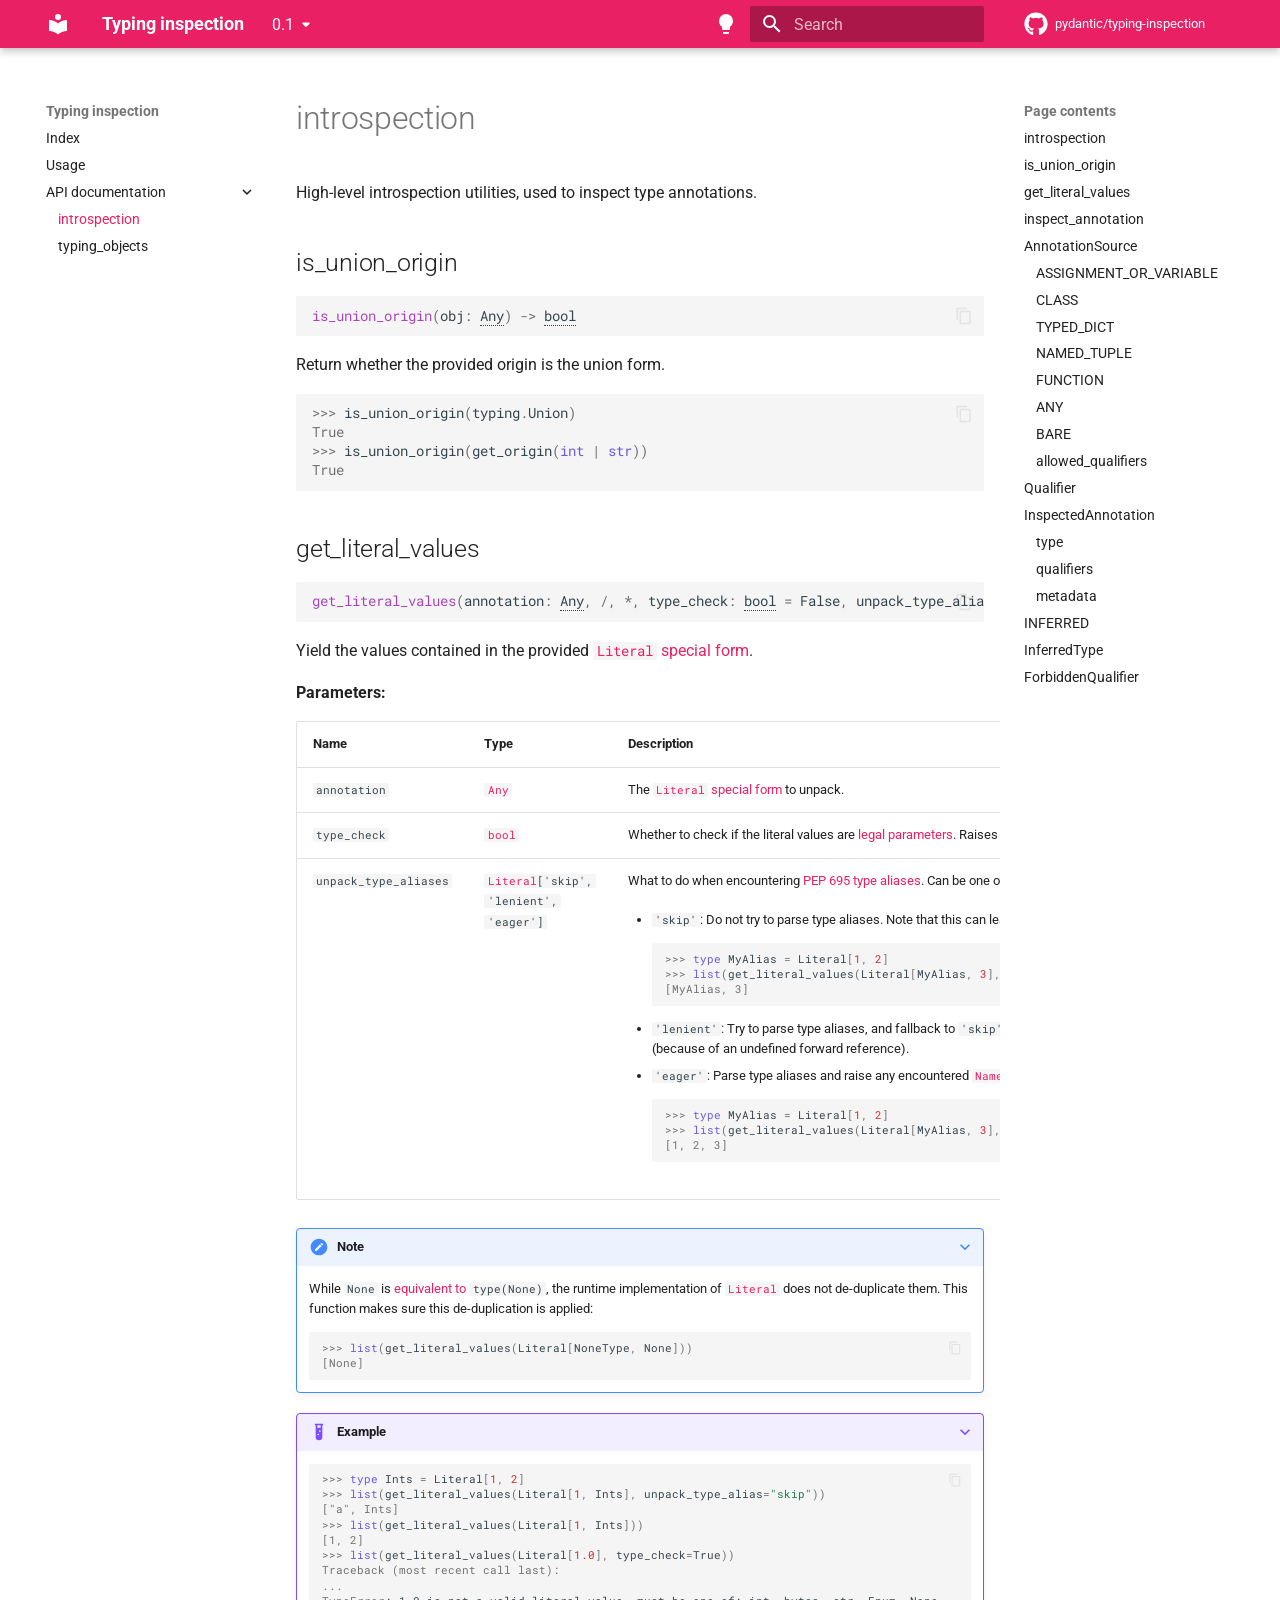
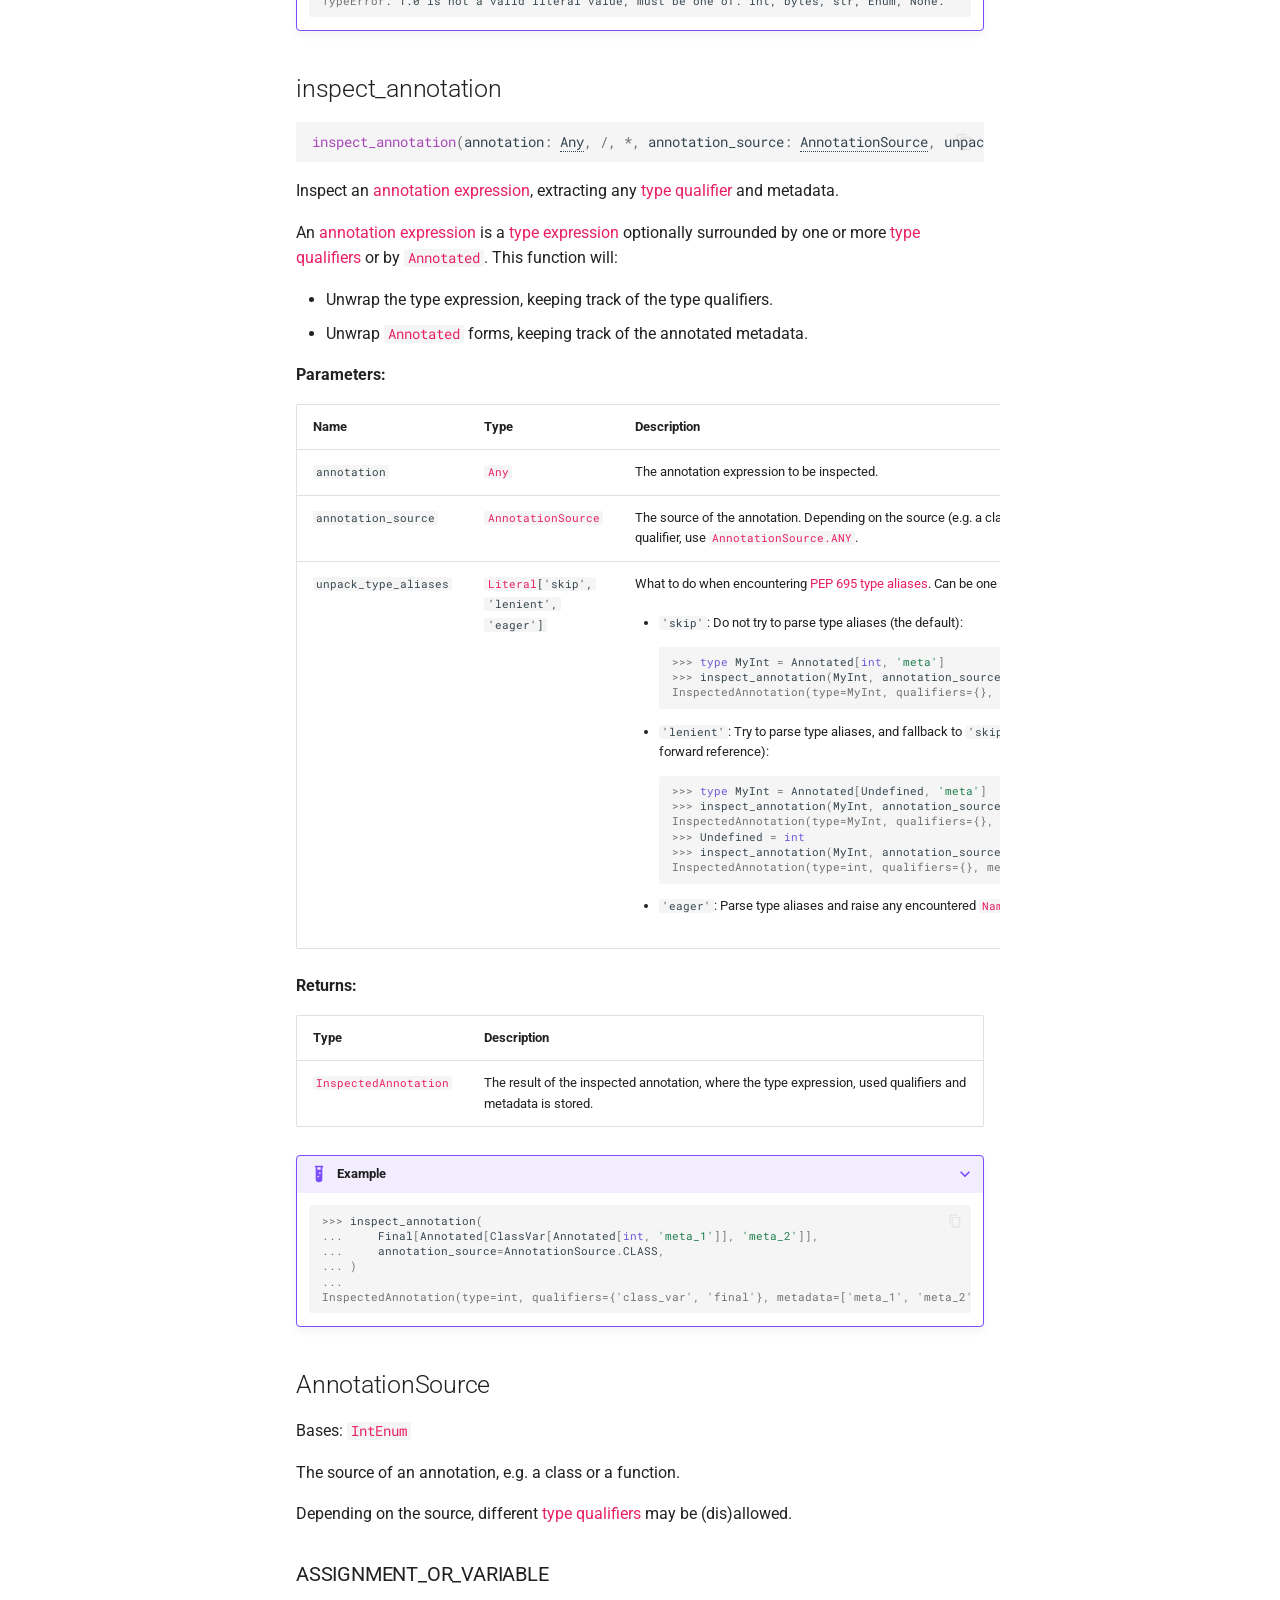
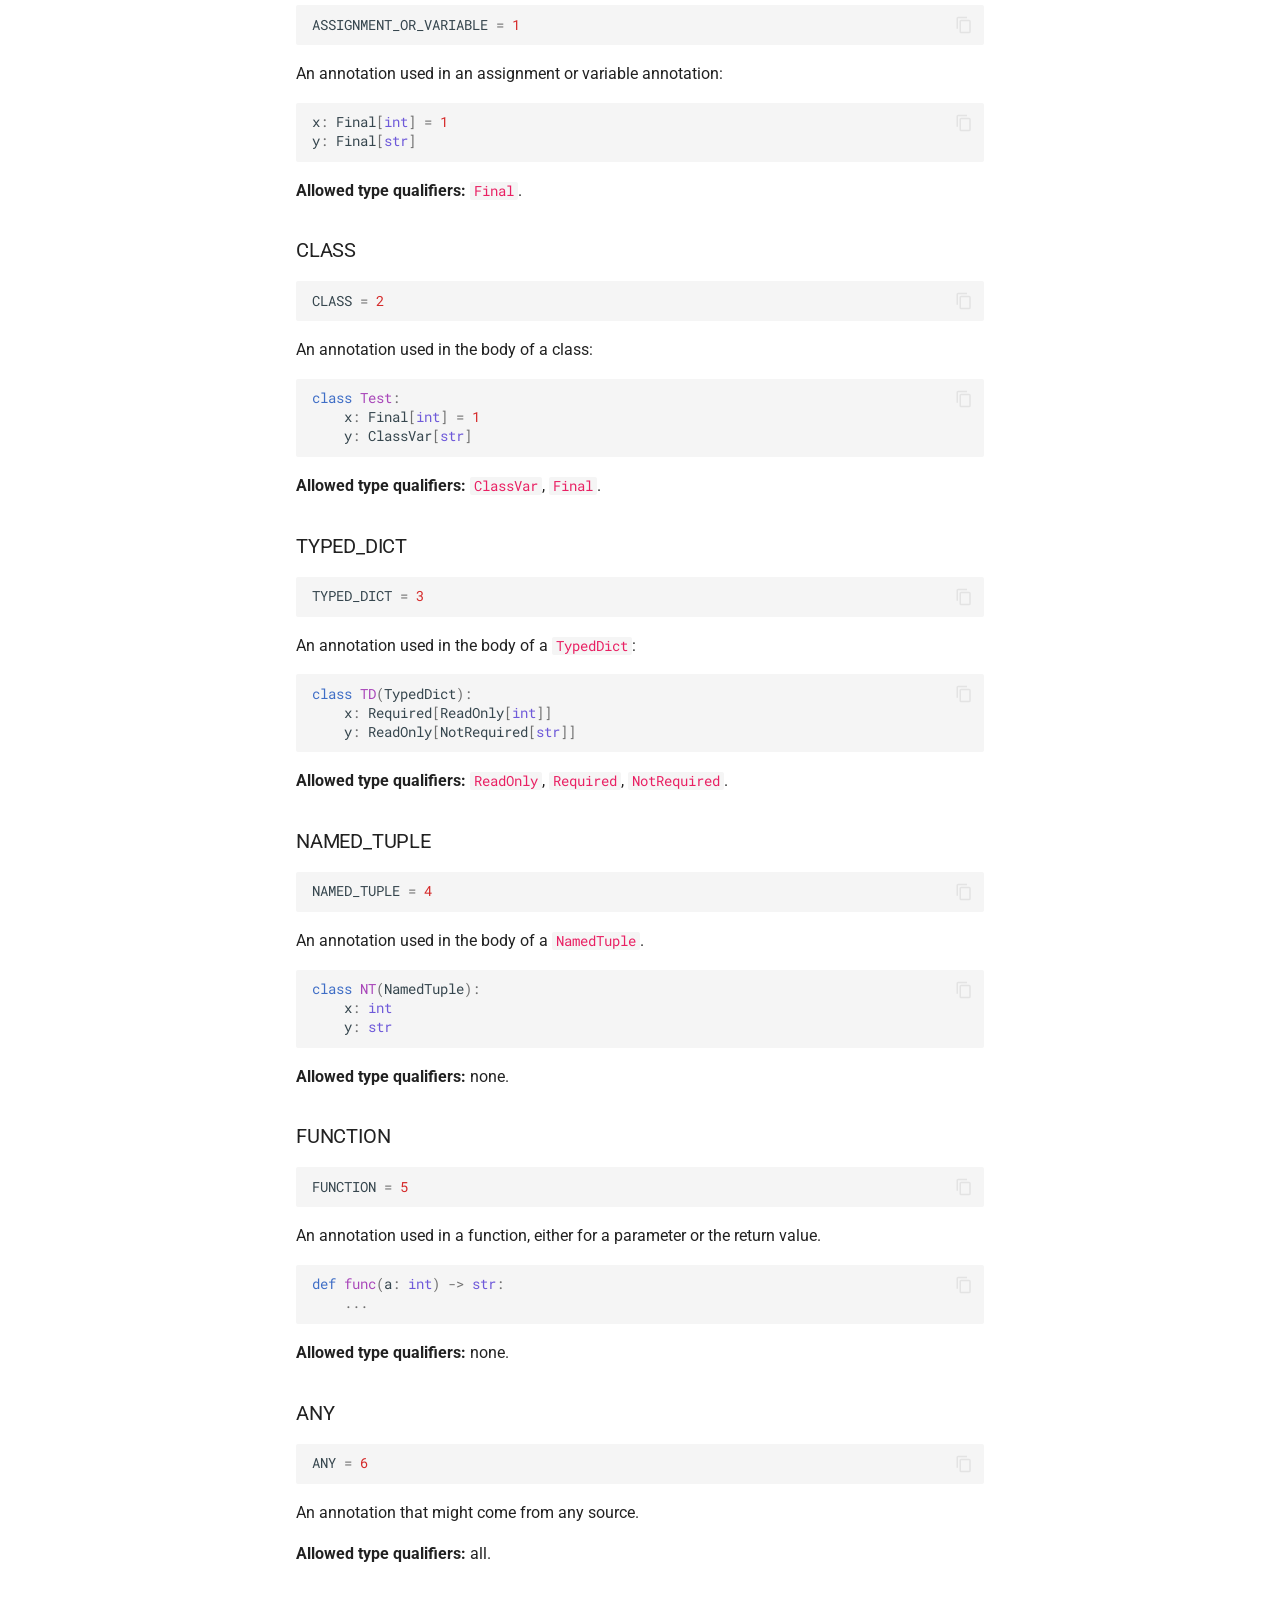
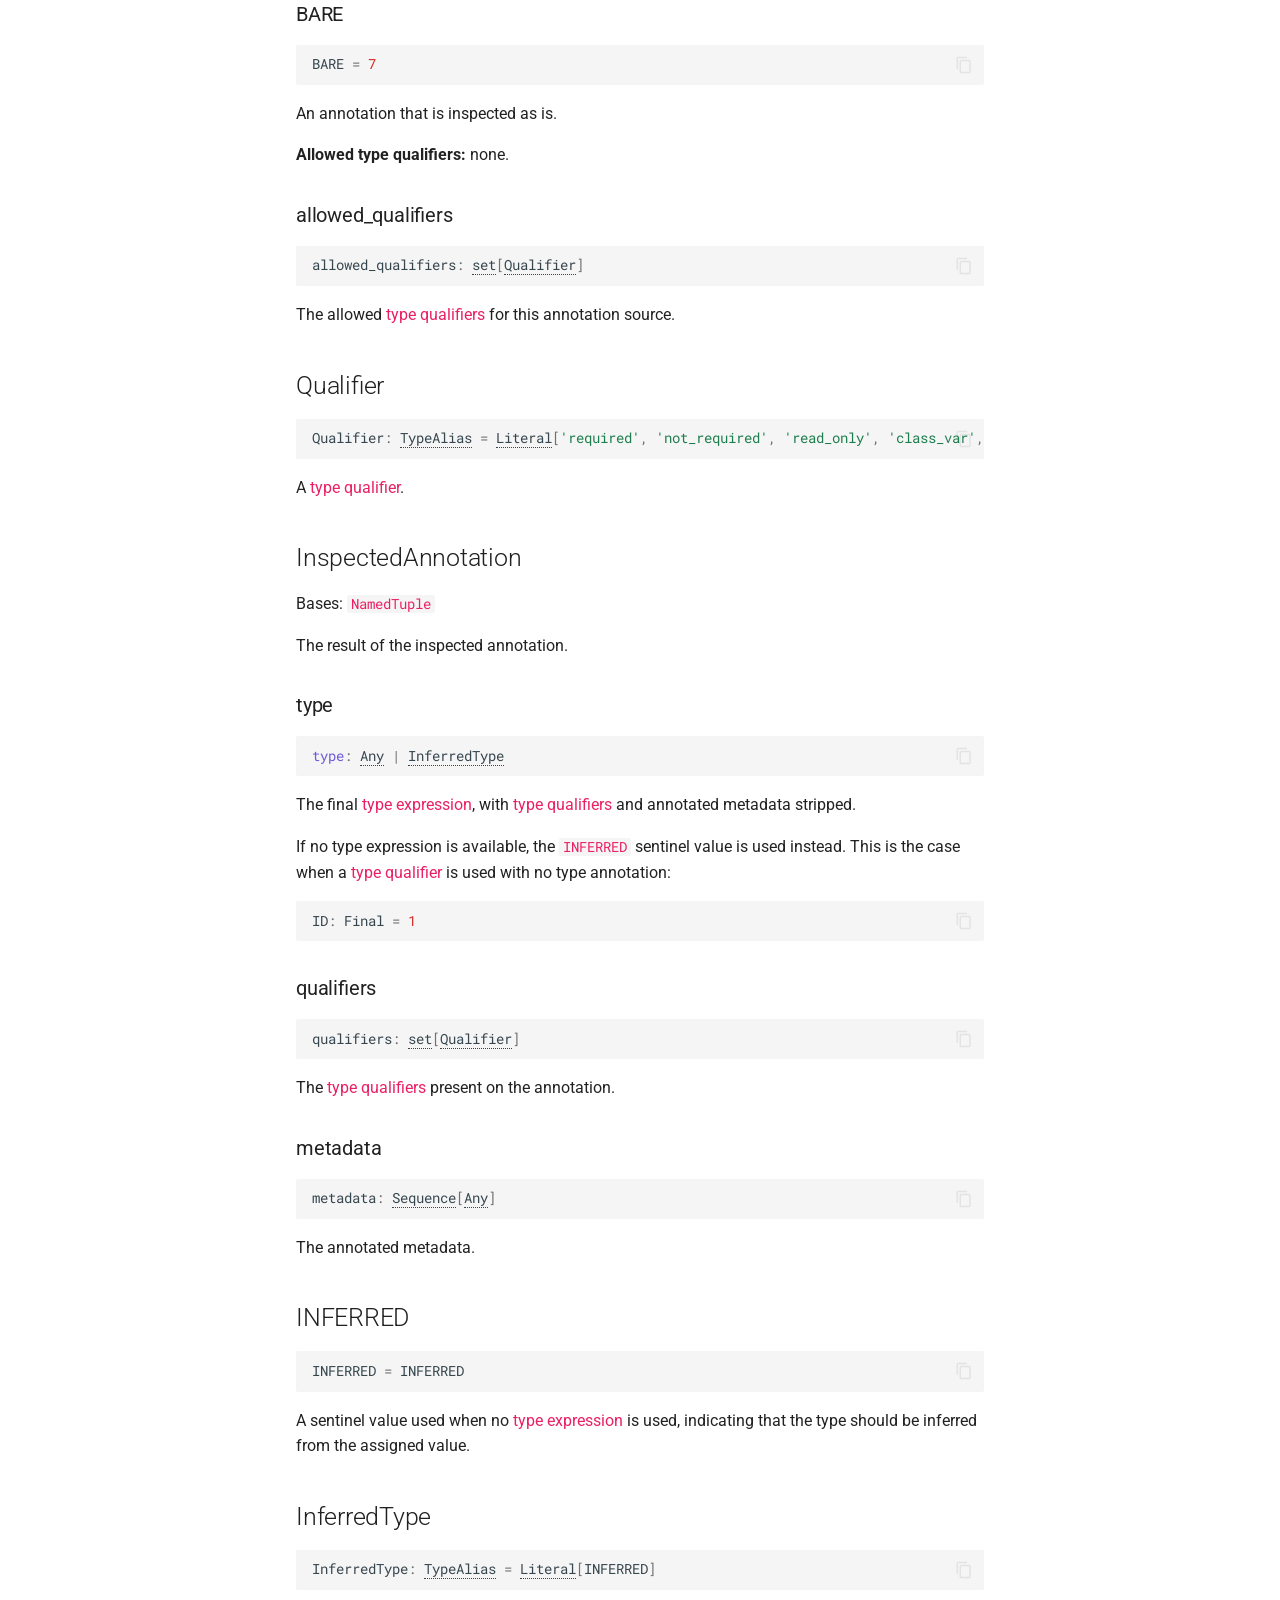
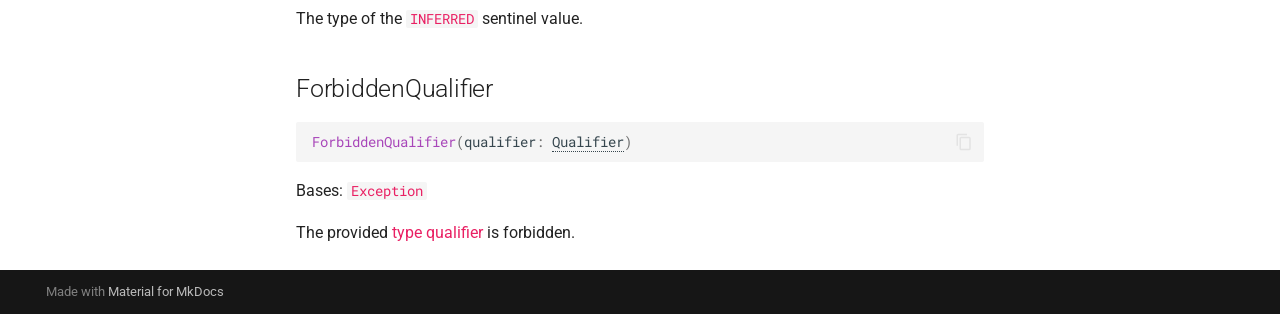
<file: 0.1/api/introspection/index.html>
<!doctype html>
<html lang="en" class="no-js">
  <head>
    
      <meta charset="utf-8">
      <meta name="viewport" content="width=device-width,initial-scale=1">
      
        <meta name="description" content="Runtime typing introspection tools">
      
      
      
        <link rel="canonical" href="https://pydantic.github.io/typing-inspection/latest/api/introspection/">
      
      
        <link rel="prev" href="../../usage/">
      
      
        <link rel="next" href="../typing_objects/">
      
      
      <link rel="icon" href="../../assets/images/favicon.png">
      <meta name="generator" content="mkdocs-1.6.1, mkdocs-material-9.6.4">
    
    
      
        <title>introspection - Typing inspection</title>
      
    
    
      <link rel="stylesheet" href="../../assets/stylesheets/main.8608ea7d.min.css">
      
        
        <link rel="stylesheet" href="../../assets/stylesheets/palette.06af60db.min.css">
      
      


    
    
      
    
    
      
        
        
        <link rel="preconnect" href="https://fonts.gstatic.com" crossorigin>
        <link rel="stylesheet" href="https://fonts.googleapis.com/css?family=Roboto:300,300i,400,400i,700,700i%7CRoboto+Mono:400,400i,700,700i&display=fallback">
        <style>:root{--md-text-font:"Roboto";--md-code-font:"Roboto Mono"}</style>
      
    
    
      <link rel="stylesheet" href="../../assets/_mkdocstrings.css">
    
      <link rel="stylesheet" href="../../extra/tweaks.css">
    
    <script>__md_scope=new URL("../..",location),__md_hash=e=>[...e].reduce(((e,_)=>(e<<5)-e+_.charCodeAt(0)),0),__md_get=(e,_=localStorage,t=__md_scope)=>JSON.parse(_.getItem(t.pathname+"."+e)),__md_set=(e,_,t=localStorage,a=__md_scope)=>{try{t.setItem(a.pathname+"."+e,JSON.stringify(_))}catch(e){}}</script>
    
      

    
    
    
  </head>
  
  
    
    
      
    
    
    
    
    <body dir="ltr" data-md-color-scheme="default" data-md-color-primary="pink" data-md-color-accent="pink">
  
    
    <input class="md-toggle" data-md-toggle="drawer" type="checkbox" id="__drawer" autocomplete="off">
    <input class="md-toggle" data-md-toggle="search" type="checkbox" id="__search" autocomplete="off">
    <label class="md-overlay" for="__drawer"></label>
    <div data-md-component="skip">
      
        
        <a href="#typing_inspection.introspection" class="md-skip">
          Skip to content
        </a>
      
    </div>
    <div data-md-component="announce">
      
    </div>
    
      <div data-md-color-scheme="default" data-md-component="outdated" hidden>
        
      </div>
    
    
      

  

<header class="md-header md-header--shadow" data-md-component="header">
  <nav class="md-header__inner md-grid" aria-label="Header">
    <a href="../.." title="Typing inspection" class="md-header__button md-logo" aria-label="Typing inspection" data-md-component="logo">
      
  
  <svg xmlns="http://www.w3.org/2000/svg" viewBox="0 0 24 24"><path d="M12 8a3 3 0 0 0 3-3 3 3 0 0 0-3-3 3 3 0 0 0-3 3 3 3 0 0 0 3 3m0 3.54C9.64 9.35 6.5 8 3 8v11c3.5 0 6.64 1.35 9 3.54 2.36-2.19 5.5-3.54 9-3.54V8c-3.5 0-6.64 1.35-9 3.54"/></svg>

    </a>
    <label class="md-header__button md-icon" for="__drawer">
      
      <svg xmlns="http://www.w3.org/2000/svg" viewBox="0 0 24 24"><path d="M3 6h18v2H3zm0 5h18v2H3zm0 5h18v2H3z"/></svg>
    </label>
    <div class="md-header__title" data-md-component="header-title">
      <div class="md-header__ellipsis">
        <div class="md-header__topic">
          <span class="md-ellipsis">
            Typing inspection
          </span>
        </div>
        <div class="md-header__topic" data-md-component="header-topic">
          <span class="md-ellipsis">
            
              introspection
            
          </span>
        </div>
      </div>
    </div>
    
      
        <form class="md-header__option" data-md-component="palette">
  
    
    
    
    <input class="md-option" data-md-color-media="(prefers-color-scheme)" data-md-color-scheme="default" data-md-color-primary="pink" data-md-color-accent="pink"  aria-label="Switch to light mode"  type="radio" name="__palette" id="__palette_0">
    
      <label class="md-header__button md-icon" title="Switch to light mode" for="__palette_1" hidden>
        <svg xmlns="http://www.w3.org/2000/svg" viewBox="0 0 24 24"><path d="M12 2a7 7 0 0 0-7 7c0 2.38 1.19 4.47 3 5.74V17a1 1 0 0 0 1 1h6a1 1 0 0 0 1-1v-2.26c1.81-1.27 3-3.36 3-5.74a7 7 0 0 0-7-7M9 21a1 1 0 0 0 1 1h4a1 1 0 0 0 1-1v-1H9z"/></svg>
      </label>
    
  
    
    
    
    <input class="md-option" data-md-color-media="(prefers-color-scheme: light)" data-md-color-scheme="default" data-md-color-primary="pink" data-md-color-accent="pink"  aria-label="Switch to dark mode"  type="radio" name="__palette" id="__palette_1">
    
      <label class="md-header__button md-icon" title="Switch to dark mode" for="__palette_2" hidden>
        <svg xmlns="http://www.w3.org/2000/svg" viewBox="0 0 24 24"><path d="M12 2a7 7 0 0 1 7 7c0 2.38-1.19 4.47-3 5.74V17a1 1 0 0 1-1 1H9a1 1 0 0 1-1-1v-2.26C6.19 13.47 5 11.38 5 9a7 7 0 0 1 7-7M9 21v-1h6v1a1 1 0 0 1-1 1h-4a1 1 0 0 1-1-1m3-17a5 5 0 0 0-5 5c0 2.05 1.23 3.81 3 4.58V16h4v-2.42c1.77-.77 3-2.53 3-4.58a5 5 0 0 0-5-5"/></svg>
      </label>
    
  
    
    
    
    <input class="md-option" data-md-color-media="(prefers-color-scheme: dark)" data-md-color-scheme="slate" data-md-color-primary="pink" data-md-color-accent="pink"  aria-label="Switch to system preference"  type="radio" name="__palette" id="__palette_2">
    
      <label class="md-header__button md-icon" title="Switch to system preference" for="__palette_0" hidden>
        <svg xmlns="http://www.w3.org/2000/svg" viewBox="0 0 24 24"><path d="M9 2c3.87 0 7 3.13 7 7 0 2.38-1.19 4.47-3 5.74V17c0 .55-.45 1-1 1H6c-.55 0-1-.45-1-1v-2.26C3.19 13.47 2 11.38 2 9c0-3.87 3.13-7 7-7M6 21v-1h6v1c0 .55-.45 1-1 1H7c-.55 0-1-.45-1-1M9 4C6.24 4 4 6.24 4 9c0 2.05 1.23 3.81 3 4.58V16h4v-2.42c1.77-.77 3-2.53 3-4.58 0-2.76-2.24-5-5-5m10 9h-2l-3.2 9h1.9l.7-2h3.2l.7 2h1.9zm-2.15 5.65L18 15l1.15 3.65z"/></svg>
      </label>
    
  
</form>
      
    
    
      <script>var palette=__md_get("__palette");if(palette&&palette.color){if("(prefers-color-scheme)"===palette.color.media){var media=matchMedia("(prefers-color-scheme: light)"),input=document.querySelector(media.matches?"[data-md-color-media='(prefers-color-scheme: light)']":"[data-md-color-media='(prefers-color-scheme: dark)']");palette.color.media=input.getAttribute("data-md-color-media"),palette.color.scheme=input.getAttribute("data-md-color-scheme"),palette.color.primary=input.getAttribute("data-md-color-primary"),palette.color.accent=input.getAttribute("data-md-color-accent")}for(var[key,value]of Object.entries(palette.color))document.body.setAttribute("data-md-color-"+key,value)}</script>
    
    
    
      <label class="md-header__button md-icon" for="__search">
        
        <svg xmlns="http://www.w3.org/2000/svg" viewBox="0 0 24 24"><path d="M9.5 3A6.5 6.5 0 0 1 16 9.5c0 1.61-.59 3.09-1.56 4.23l.27.27h.79l5 5-1.5 1.5-5-5v-.79l-.27-.27A6.52 6.52 0 0 1 9.5 16 6.5 6.5 0 0 1 3 9.5 6.5 6.5 0 0 1 9.5 3m0 2C7 5 5 7 5 9.5S7 14 9.5 14 14 12 14 9.5 12 5 9.5 5"/></svg>
      </label>
      <div class="md-search" data-md-component="search" role="dialog">
  <label class="md-search__overlay" for="__search"></label>
  <div class="md-search__inner" role="search">
    <form class="md-search__form" name="search">
      <input type="text" class="md-search__input" name="query" aria-label="Search" placeholder="Search" autocapitalize="off" autocorrect="off" autocomplete="off" spellcheck="false" data-md-component="search-query" required>
      <label class="md-search__icon md-icon" for="__search">
        
        <svg xmlns="http://www.w3.org/2000/svg" viewBox="0 0 24 24"><path d="M9.5 3A6.5 6.5 0 0 1 16 9.5c0 1.61-.59 3.09-1.56 4.23l.27.27h.79l5 5-1.5 1.5-5-5v-.79l-.27-.27A6.52 6.52 0 0 1 9.5 16 6.5 6.5 0 0 1 3 9.5 6.5 6.5 0 0 1 9.5 3m0 2C7 5 5 7 5 9.5S7 14 9.5 14 14 12 14 9.5 12 5 9.5 5"/></svg>
        
        <svg xmlns="http://www.w3.org/2000/svg" viewBox="0 0 24 24"><path d="M20 11v2H8l5.5 5.5-1.42 1.42L4.16 12l7.92-7.92L13.5 5.5 8 11z"/></svg>
      </label>
      <nav class="md-search__options" aria-label="Search">
        
        <button type="reset" class="md-search__icon md-icon" title="Clear" aria-label="Clear" tabindex="-1">
          
          <svg xmlns="http://www.w3.org/2000/svg" viewBox="0 0 24 24"><path d="M19 6.41 17.59 5 12 10.59 6.41 5 5 6.41 10.59 12 5 17.59 6.41 19 12 13.41 17.59 19 19 17.59 13.41 12z"/></svg>
        </button>
      </nav>
      
    </form>
    <div class="md-search__output">
      <div class="md-search__scrollwrap" tabindex="0" data-md-scrollfix>
        <div class="md-search-result" data-md-component="search-result">
          <div class="md-search-result__meta">
            Initializing search
          </div>
          <ol class="md-search-result__list" role="presentation"></ol>
        </div>
      </div>
    </div>
  </div>
</div>
    
    
      <div class="md-header__source">
        <a href="https://github.com/pydantic/typing-inspection" title="Go to repository" class="md-source" data-md-component="source">
  <div class="md-source__icon md-icon">
    
    <svg xmlns="http://www.w3.org/2000/svg" viewBox="0 0 496 512"><!--! Font Awesome Free 6.7.2 by @fontawesome - https://fontawesome.com License - https://fontawesome.com/license/free (Icons: CC BY 4.0, Fonts: SIL OFL 1.1, Code: MIT License) Copyright 2024 Fonticons, Inc.--><path d="M165.9 397.4c0 2-2.3 3.6-5.2 3.6-3.3.3-5.6-1.3-5.6-3.6 0-2 2.3-3.6 5.2-3.6 3-.3 5.6 1.3 5.6 3.6m-31.1-4.5c-.7 2 1.3 4.3 4.3 4.9 2.6 1 5.6 0 6.2-2s-1.3-4.3-4.3-5.2c-2.6-.7-5.5.3-6.2 2.3m44.2-1.7c-2.9.7-4.9 2.6-4.6 4.9.3 2 2.9 3.3 5.9 2.6 2.9-.7 4.9-2.6 4.6-4.6-.3-1.9-3-3.2-5.9-2.9M244.8 8C106.1 8 0 113.3 0 252c0 110.9 69.8 205.8 169.5 239.2 12.8 2.3 17.3-5.6 17.3-12.1 0-6.2-.3-40.4-.3-61.4 0 0-70 15-84.7-29.8 0 0-11.4-29.1-27.8-36.6 0 0-22.9-15.7 1.6-15.4 0 0 24.9 2 38.6 25.8 21.9 38.6 58.6 27.5 72.9 20.9 2.3-16 8.8-27.1 16-33.7-55.9-6.2-112.3-14.3-112.3-110.5 0-27.5 7.6-41.3 23.6-58.9-2.6-6.5-11.1-33.3 2.6-67.9 20.9-6.5 69 27 69 27 20-5.6 41.5-8.5 62.8-8.5s42.8 2.9 62.8 8.5c0 0 48.1-33.6 69-27 13.7 34.7 5.2 61.4 2.6 67.9 16 17.7 25.8 31.5 25.8 58.9 0 96.5-58.9 104.2-114.8 110.5 9.2 7.9 17 22.9 17 46.4 0 33.7-.3 75.4-.3 83.6 0 6.5 4.6 14.4 17.3 12.1C428.2 457.8 496 362.9 496 252 496 113.3 383.5 8 244.8 8M97.2 352.9c-1.3 1-1 3.3.7 5.2 1.6 1.6 3.9 2.3 5.2 1 1.3-1 1-3.3-.7-5.2-1.6-1.6-3.9-2.3-5.2-1m-10.8-8.1c-.7 1.3.3 2.9 2.3 3.9 1.6 1 3.6.7 4.3-.7.7-1.3-.3-2.9-2.3-3.9-2-.6-3.6-.3-4.3.7m32.4 35.6c-1.6 1.3-1 4.3 1.3 6.2 2.3 2.3 5.2 2.6 6.5 1 1.3-1.3.7-4.3-1.3-6.2-2.2-2.3-5.2-2.6-6.5-1m-11.4-14.7c-1.6 1-1.6 3.6 0 5.9s4.3 3.3 5.6 2.3c1.6-1.3 1.6-3.9 0-6.2-1.4-2.3-4-3.3-5.6-2"/></svg>
  </div>
  <div class="md-source__repository">
    pydantic/typing-inspection
  </div>
</a>
      </div>
    
  </nav>
  
</header>
    
    <div class="md-container" data-md-component="container">
      
      
        
          
        
      
      <main class="md-main" data-md-component="main">
        <div class="md-main__inner md-grid">
          
            
              
              <div class="md-sidebar md-sidebar--primary" data-md-component="sidebar" data-md-type="navigation" >
                <div class="md-sidebar__scrollwrap">
                  <div class="md-sidebar__inner">
                    



<nav class="md-nav md-nav--primary" aria-label="Navigation" data-md-level="0">
  <label class="md-nav__title" for="__drawer">
    <a href="../.." title="Typing inspection" class="md-nav__button md-logo" aria-label="Typing inspection" data-md-component="logo">
      
  
  <svg xmlns="http://www.w3.org/2000/svg" viewBox="0 0 24 24"><path d="M12 8a3 3 0 0 0 3-3 3 3 0 0 0-3-3 3 3 0 0 0-3 3 3 3 0 0 0 3 3m0 3.54C9.64 9.35 6.5 8 3 8v11c3.5 0 6.64 1.35 9 3.54 2.36-2.19 5.5-3.54 9-3.54V8c-3.5 0-6.64 1.35-9 3.54"/></svg>

    </a>
    Typing inspection
  </label>
  
    <div class="md-nav__source">
      <a href="https://github.com/pydantic/typing-inspection" title="Go to repository" class="md-source" data-md-component="source">
  <div class="md-source__icon md-icon">
    
    <svg xmlns="http://www.w3.org/2000/svg" viewBox="0 0 496 512"><!--! Font Awesome Free 6.7.2 by @fontawesome - https://fontawesome.com License - https://fontawesome.com/license/free (Icons: CC BY 4.0, Fonts: SIL OFL 1.1, Code: MIT License) Copyright 2024 Fonticons, Inc.--><path d="M165.9 397.4c0 2-2.3 3.6-5.2 3.6-3.3.3-5.6-1.3-5.6-3.6 0-2 2.3-3.6 5.2-3.6 3-.3 5.6 1.3 5.6 3.6m-31.1-4.5c-.7 2 1.3 4.3 4.3 4.9 2.6 1 5.6 0 6.2-2s-1.3-4.3-4.3-5.2c-2.6-.7-5.5.3-6.2 2.3m44.2-1.7c-2.9.7-4.9 2.6-4.6 4.9.3 2 2.9 3.3 5.9 2.6 2.9-.7 4.9-2.6 4.6-4.6-.3-1.9-3-3.2-5.9-2.9M244.8 8C106.1 8 0 113.3 0 252c0 110.9 69.8 205.8 169.5 239.2 12.8 2.3 17.3-5.6 17.3-12.1 0-6.2-.3-40.4-.3-61.4 0 0-70 15-84.7-29.8 0 0-11.4-29.1-27.8-36.6 0 0-22.9-15.7 1.6-15.4 0 0 24.9 2 38.6 25.8 21.9 38.6 58.6 27.5 72.9 20.9 2.3-16 8.8-27.1 16-33.7-55.9-6.2-112.3-14.3-112.3-110.5 0-27.5 7.6-41.3 23.6-58.9-2.6-6.5-11.1-33.3 2.6-67.9 20.9-6.5 69 27 69 27 20-5.6 41.5-8.5 62.8-8.5s42.8 2.9 62.8 8.5c0 0 48.1-33.6 69-27 13.7 34.7 5.2 61.4 2.6 67.9 16 17.7 25.8 31.5 25.8 58.9 0 96.5-58.9 104.2-114.8 110.5 9.2 7.9 17 22.9 17 46.4 0 33.7-.3 75.4-.3 83.6 0 6.5 4.6 14.4 17.3 12.1C428.2 457.8 496 362.9 496 252 496 113.3 383.5 8 244.8 8M97.2 352.9c-1.3 1-1 3.3.7 5.2 1.6 1.6 3.9 2.3 5.2 1 1.3-1 1-3.3-.7-5.2-1.6-1.6-3.9-2.3-5.2-1m-10.8-8.1c-.7 1.3.3 2.9 2.3 3.9 1.6 1 3.6.7 4.3-.7.7-1.3-.3-2.9-2.3-3.9-2-.6-3.6-.3-4.3.7m32.4 35.6c-1.6 1.3-1 4.3 1.3 6.2 2.3 2.3 5.2 2.6 6.5 1 1.3-1.3.7-4.3-1.3-6.2-2.2-2.3-5.2-2.6-6.5-1m-11.4-14.7c-1.6 1-1.6 3.6 0 5.9s4.3 3.3 5.6 2.3c1.6-1.3 1.6-3.9 0-6.2-1.4-2.3-4-3.3-5.6-2"/></svg>
  </div>
  <div class="md-source__repository">
    pydantic/typing-inspection
  </div>
</a>
    </div>
  
  <ul class="md-nav__list" data-md-scrollfix>
    
      
      
  
  
  
  
    <li class="md-nav__item">
      <a href="../.." class="md-nav__link">
        
  
  <span class="md-ellipsis">
    Index
    
  </span>
  

      </a>
    </li>
  

    
      
      
  
  
  
  
    <li class="md-nav__item">
      <a href="../../usage/" class="md-nav__link">
        
  
  <span class="md-ellipsis">
    Usage
    
  </span>
  

      </a>
    </li>
  

    
      
      
  
  
    
  
  
  
    
    
    
    
    <li class="md-nav__item md-nav__item--active md-nav__item--nested">
      
        
        
        <input class="md-nav__toggle md-toggle " type="checkbox" id="__nav_3" checked>
        
          
          <label class="md-nav__link" for="__nav_3" id="__nav_3_label" tabindex="0">
            
  
  <span class="md-ellipsis">
    API documentation
    
  </span>
  

            <span class="md-nav__icon md-icon"></span>
          </label>
        
        <nav class="md-nav" data-md-level="1" aria-labelledby="__nav_3_label" aria-expanded="true">
          <label class="md-nav__title" for="__nav_3">
            <span class="md-nav__icon md-icon"></span>
            API documentation
          </label>
          <ul class="md-nav__list" data-md-scrollfix>
            
              
                
  
  
    
  
  
  
    <li class="md-nav__item md-nav__item--active">
      
      <input class="md-nav__toggle md-toggle" type="checkbox" id="__toc">
      
      
      
        <label class="md-nav__link md-nav__link--active" for="__toc">
          
  
  <span class="md-ellipsis">
    introspection
    
  </span>
  

          <span class="md-nav__icon md-icon"></span>
        </label>
      
      <a href="./" class="md-nav__link md-nav__link--active">
        
  
  <span class="md-ellipsis">
    introspection
    
  </span>
  

      </a>
      
        

  

<nav class="md-nav md-nav--secondary" aria-label="Page contents">
  
  
  
  
    <label class="md-nav__title" for="__toc">
      <span class="md-nav__icon md-icon"></span>
      Page contents
    </label>
    <ul class="md-nav__list" data-md-component="toc" data-md-scrollfix>
      
        <li class="md-nav__item">
  <a href="#typing_inspection.introspection" class="md-nav__link">
    <span class="md-ellipsis">
      introspection
    </span>
  </a>
  
</li>
      
        <li class="md-nav__item">
  <a href="#typing_inspection.introspection.is_union_origin" class="md-nav__link">
    <span class="md-ellipsis">
      is_union_origin
    </span>
  </a>
  
</li>
      
        <li class="md-nav__item">
  <a href="#typing_inspection.introspection.get_literal_values" class="md-nav__link">
    <span class="md-ellipsis">
      get_literal_values
    </span>
  </a>
  
</li>
      
        <li class="md-nav__item">
  <a href="#typing_inspection.introspection.inspect_annotation" class="md-nav__link">
    <span class="md-ellipsis">
      inspect_annotation
    </span>
  </a>
  
</li>
      
        <li class="md-nav__item">
  <a href="#typing_inspection.introspection.AnnotationSource" class="md-nav__link">
    <span class="md-ellipsis">
      AnnotationSource
    </span>
  </a>
  
    <nav class="md-nav" aria-label="AnnotationSource">
      <ul class="md-nav__list">
        
          <li class="md-nav__item">
  <a href="#typing_inspection.introspection.AnnotationSource.ASSIGNMENT_OR_VARIABLE" class="md-nav__link">
    <span class="md-ellipsis">
      ASSIGNMENT_OR_VARIABLE
    </span>
  </a>
  
</li>
        
          <li class="md-nav__item">
  <a href="#typing_inspection.introspection.AnnotationSource.CLASS" class="md-nav__link">
    <span class="md-ellipsis">
      CLASS
    </span>
  </a>
  
</li>
        
          <li class="md-nav__item">
  <a href="#typing_inspection.introspection.AnnotationSource.TYPED_DICT" class="md-nav__link">
    <span class="md-ellipsis">
      TYPED_DICT
    </span>
  </a>
  
</li>
        
          <li class="md-nav__item">
  <a href="#typing_inspection.introspection.AnnotationSource.NAMED_TUPLE" class="md-nav__link">
    <span class="md-ellipsis">
      NAMED_TUPLE
    </span>
  </a>
  
</li>
        
          <li class="md-nav__item">
  <a href="#typing_inspection.introspection.AnnotationSource.FUNCTION" class="md-nav__link">
    <span class="md-ellipsis">
      FUNCTION
    </span>
  </a>
  
</li>
        
          <li class="md-nav__item">
  <a href="#typing_inspection.introspection.AnnotationSource.ANY" class="md-nav__link">
    <span class="md-ellipsis">
      ANY
    </span>
  </a>
  
</li>
        
          <li class="md-nav__item">
  <a href="#typing_inspection.introspection.AnnotationSource.BARE" class="md-nav__link">
    <span class="md-ellipsis">
      BARE
    </span>
  </a>
  
</li>
        
          <li class="md-nav__item">
  <a href="#typing_inspection.introspection.AnnotationSource.allowed_qualifiers" class="md-nav__link">
    <span class="md-ellipsis">
      allowed_qualifiers
    </span>
  </a>
  
</li>
        
      </ul>
    </nav>
  
</li>
      
        <li class="md-nav__item">
  <a href="#typing_inspection.introspection.Qualifier" class="md-nav__link">
    <span class="md-ellipsis">
      Qualifier
    </span>
  </a>
  
</li>
      
        <li class="md-nav__item">
  <a href="#typing_inspection.introspection.InspectedAnnotation" class="md-nav__link">
    <span class="md-ellipsis">
      InspectedAnnotation
    </span>
  </a>
  
    <nav class="md-nav" aria-label="InspectedAnnotation">
      <ul class="md-nav__list">
        
          <li class="md-nav__item">
  <a href="#typing_inspection.introspection.InspectedAnnotation.type" class="md-nav__link">
    <span class="md-ellipsis">
      type
    </span>
  </a>
  
</li>
        
          <li class="md-nav__item">
  <a href="#typing_inspection.introspection.InspectedAnnotation.qualifiers" class="md-nav__link">
    <span class="md-ellipsis">
      qualifiers
    </span>
  </a>
  
</li>
        
          <li class="md-nav__item">
  <a href="#typing_inspection.introspection.InspectedAnnotation.metadata" class="md-nav__link">
    <span class="md-ellipsis">
      metadata
    </span>
  </a>
  
</li>
        
      </ul>
    </nav>
  
</li>
      
        <li class="md-nav__item">
  <a href="#typing_inspection.introspection.INFERRED" class="md-nav__link">
    <span class="md-ellipsis">
      INFERRED
    </span>
  </a>
  
</li>
      
        <li class="md-nav__item">
  <a href="#typing_inspection.introspection.InferredType" class="md-nav__link">
    <span class="md-ellipsis">
      InferredType
    </span>
  </a>
  
</li>
      
        <li class="md-nav__item">
  <a href="#typing_inspection.introspection.ForbiddenQualifier" class="md-nav__link">
    <span class="md-ellipsis">
      ForbiddenQualifier
    </span>
  </a>
  
</li>
      
    </ul>
  
</nav>
      
    </li>
  

              
            
              
                
  
  
  
  
    <li class="md-nav__item">
      <a href="../typing_objects/" class="md-nav__link">
        
  
  <span class="md-ellipsis">
    typing_objects
    
  </span>
  

      </a>
    </li>
  

              
            
          </ul>
        </nav>
      
    </li>
  

    
  </ul>
</nav>
                  </div>
                </div>
              </div>
            
            
              
              <div class="md-sidebar md-sidebar--secondary" data-md-component="sidebar" data-md-type="toc" >
                <div class="md-sidebar__scrollwrap">
                  <div class="md-sidebar__inner">
                    

  

<nav class="md-nav md-nav--secondary" aria-label="Page contents">
  
  
  
  
    <label class="md-nav__title" for="__toc">
      <span class="md-nav__icon md-icon"></span>
      Page contents
    </label>
    <ul class="md-nav__list" data-md-component="toc" data-md-scrollfix>
      
        <li class="md-nav__item">
  <a href="#typing_inspection.introspection" class="md-nav__link">
    <span class="md-ellipsis">
      introspection
    </span>
  </a>
  
</li>
      
        <li class="md-nav__item">
  <a href="#typing_inspection.introspection.is_union_origin" class="md-nav__link">
    <span class="md-ellipsis">
      is_union_origin
    </span>
  </a>
  
</li>
      
        <li class="md-nav__item">
  <a href="#typing_inspection.introspection.get_literal_values" class="md-nav__link">
    <span class="md-ellipsis">
      get_literal_values
    </span>
  </a>
  
</li>
      
        <li class="md-nav__item">
  <a href="#typing_inspection.introspection.inspect_annotation" class="md-nav__link">
    <span class="md-ellipsis">
      inspect_annotation
    </span>
  </a>
  
</li>
      
        <li class="md-nav__item">
  <a href="#typing_inspection.introspection.AnnotationSource" class="md-nav__link">
    <span class="md-ellipsis">
      AnnotationSource
    </span>
  </a>
  
    <nav class="md-nav" aria-label="AnnotationSource">
      <ul class="md-nav__list">
        
          <li class="md-nav__item">
  <a href="#typing_inspection.introspection.AnnotationSource.ASSIGNMENT_OR_VARIABLE" class="md-nav__link">
    <span class="md-ellipsis">
      ASSIGNMENT_OR_VARIABLE
    </span>
  </a>
  
</li>
        
          <li class="md-nav__item">
  <a href="#typing_inspection.introspection.AnnotationSource.CLASS" class="md-nav__link">
    <span class="md-ellipsis">
      CLASS
    </span>
  </a>
  
</li>
        
          <li class="md-nav__item">
  <a href="#typing_inspection.introspection.AnnotationSource.TYPED_DICT" class="md-nav__link">
    <span class="md-ellipsis">
      TYPED_DICT
    </span>
  </a>
  
</li>
        
          <li class="md-nav__item">
  <a href="#typing_inspection.introspection.AnnotationSource.NAMED_TUPLE" class="md-nav__link">
    <span class="md-ellipsis">
      NAMED_TUPLE
    </span>
  </a>
  
</li>
        
          <li class="md-nav__item">
  <a href="#typing_inspection.introspection.AnnotationSource.FUNCTION" class="md-nav__link">
    <span class="md-ellipsis">
      FUNCTION
    </span>
  </a>
  
</li>
        
          <li class="md-nav__item">
  <a href="#typing_inspection.introspection.AnnotationSource.ANY" class="md-nav__link">
    <span class="md-ellipsis">
      ANY
    </span>
  </a>
  
</li>
        
          <li class="md-nav__item">
  <a href="#typing_inspection.introspection.AnnotationSource.BARE" class="md-nav__link">
    <span class="md-ellipsis">
      BARE
    </span>
  </a>
  
</li>
        
          <li class="md-nav__item">
  <a href="#typing_inspection.introspection.AnnotationSource.allowed_qualifiers" class="md-nav__link">
    <span class="md-ellipsis">
      allowed_qualifiers
    </span>
  </a>
  
</li>
        
      </ul>
    </nav>
  
</li>
      
        <li class="md-nav__item">
  <a href="#typing_inspection.introspection.Qualifier" class="md-nav__link">
    <span class="md-ellipsis">
      Qualifier
    </span>
  </a>
  
</li>
      
        <li class="md-nav__item">
  <a href="#typing_inspection.introspection.InspectedAnnotation" class="md-nav__link">
    <span class="md-ellipsis">
      InspectedAnnotation
    </span>
  </a>
  
    <nav class="md-nav" aria-label="InspectedAnnotation">
      <ul class="md-nav__list">
        
          <li class="md-nav__item">
  <a href="#typing_inspection.introspection.InspectedAnnotation.type" class="md-nav__link">
    <span class="md-ellipsis">
      type
    </span>
  </a>
  
</li>
        
          <li class="md-nav__item">
  <a href="#typing_inspection.introspection.InspectedAnnotation.qualifiers" class="md-nav__link">
    <span class="md-ellipsis">
      qualifiers
    </span>
  </a>
  
</li>
        
          <li class="md-nav__item">
  <a href="#typing_inspection.introspection.InspectedAnnotation.metadata" class="md-nav__link">
    <span class="md-ellipsis">
      metadata
    </span>
  </a>
  
</li>
        
      </ul>
    </nav>
  
</li>
      
        <li class="md-nav__item">
  <a href="#typing_inspection.introspection.INFERRED" class="md-nav__link">
    <span class="md-ellipsis">
      INFERRED
    </span>
  </a>
  
</li>
      
        <li class="md-nav__item">
  <a href="#typing_inspection.introspection.InferredType" class="md-nav__link">
    <span class="md-ellipsis">
      InferredType
    </span>
  </a>
  
</li>
      
        <li class="md-nav__item">
  <a href="#typing_inspection.introspection.ForbiddenQualifier" class="md-nav__link">
    <span class="md-ellipsis">
      ForbiddenQualifier
    </span>
  </a>
  
</li>
      
    </ul>
  
</nav>
                  </div>
                </div>
              </div>
            
          
          
            <div class="md-content" data-md-component="content">
              <article class="md-content__inner md-typeset">
                
                  


  
  


  <h1>introspection</h1>

<div class="doc doc-object doc-module">



<a id="typing_inspection.introspection"></a>
    <div class="doc doc-contents first">

        <p>High-level introspection utilities, used to inspect type annotations.</p>








  <div class="doc doc-children">







<div class="doc doc-object doc-function">


<h2 id="typing_inspection.introspection.is_union_origin" class="doc doc-heading">
            <span class="doc doc-object-name doc-function-name">is_union_origin</span>


<a href="#typing_inspection.introspection.is_union_origin" class="headerlink" title="Permanent link">&para;</a></h2>
<div class="language-python doc-signature highlight"><pre><span></span><code><span class="nf">is_union_origin</span><span class="p">(</span><span class="n">obj</span><span class="p">:</span> <span class="n"><a class="autorefs autorefs-external" title="typing.Any" href="https://docs.python.org/3/library/typing.html#typing.Any">Any</a></span><span class="p">)</span> <span class="o">-&gt;</span> <span class="n"><a class="autorefs autorefs-external" href="https://docs.python.org/3/library/functions.html#bool">bool</a></span>
</code></pre></div>

    <div class="doc doc-contents ">

        <p>Return whether the provided origin is the union form.</p>
<div class="language-pycon highlight"><pre><span></span><code><span class="gp">&gt;&gt;&gt; </span><span class="n">is_union_origin</span><span class="p">(</span><span class="n">typing</span><span class="o">.</span><span class="n">Union</span><span class="p">)</span>
<span class="go">True</span>
<span class="gp">&gt;&gt;&gt; </span><span class="n">is_union_origin</span><span class="p">(</span><span class="n">get_origin</span><span class="p">(</span><span class="nb">int</span> <span class="o">|</span> <span class="nb">str</span><span class="p">))</span>
<span class="go">True</span>
</code></pre></div>

    </div>

</div>






<div class="doc doc-object doc-function">


<h2 id="typing_inspection.introspection.get_literal_values" class="doc doc-heading">
            <span class="doc doc-object-name doc-function-name">get_literal_values</span>


<a href="#typing_inspection.introspection.get_literal_values" class="headerlink" title="Permanent link">&para;</a></h2>
<div class="language-python doc-signature highlight"><pre><span></span><code><span class="nf">get_literal_values</span><span class="p">(</span><span class="n">annotation</span><span class="p">:</span> <span class="n"><a class="autorefs autorefs-external" title="typing.Any" href="https://docs.python.org/3/library/typing.html#typing.Any">Any</a></span><span class="p">,</span> <span class="o">/</span><span class="p">,</span> <span class="o">*</span><span class="p">,</span> <span class="n">type_check</span><span class="p">:</span> <span class="n"><a class="autorefs autorefs-external" href="https://docs.python.org/3/library/functions.html#bool">bool</a></span> <span class="o">=</span> <span class="kc">False</span><span class="p">,</span> <span class="n">unpack_type_aliases</span><span class="p">:</span> <span class="n"><a class="autorefs autorefs-external" title="typing.Literal" href="https://docs.python.org/3/library/typing.html#typing.Literal">Literal</a></span><span class="p">[</span><span class="s1">&#39;skip&#39;</span><span class="p">,</span> <span class="s1">&#39;lenient&#39;</span><span class="p">,</span> <span class="s1">&#39;eager&#39;</span><span class="p">]</span> <span class="o">=</span> <span class="s1">&#39;eager&#39;</span><span class="p">)</span> <span class="o">-&gt;</span> <span class="n"><a class="autorefs autorefs-external" title="collections.abc.Generator" href="https://docs.python.org/3/library/collections.abc.html#collections.abc.Generator">Generator</a></span><span class="p">[</span><span class="n"><a class="autorefs autorefs-external" title="typing.Any" href="https://docs.python.org/3/library/typing.html#typing.Any">Any</a></span><span class="p">]</span>
</code></pre></div>

    <div class="doc doc-contents ">

        <p>Yield the values contained in the provided <a class="autorefs autorefs-external" href="https://docs.python.org/3/library/typing.html#typing.Literal"><code>Literal</code></a> <a class="autorefs autorefs-external" href="https://typing.readthedocs.io/en/latest/spec/glossary.html#term-special-form">special form</a>.</p>


<p><span class="doc-section-title">Parameters:</span></p>
    <table>
      <thead>
        <tr>
          <th>Name</th>
          <th>Type</th>
          <th>Description</th>
          <th>Default</th>
        </tr>
      </thead>
      <tbody>
          <tr class="doc-section-item">
            <td>
                <code>annotation</code>
            </td>
            <td>
                  <code><a class="autorefs autorefs-external" title="typing.Any" href="https://docs.python.org/3/library/typing.html#typing.Any">Any</a></code>
            </td>
            <td>
              <div class="doc-md-description">
                <p>The <a class="autorefs autorefs-external" href="https://docs.python.org/3/library/typing.html#typing.Literal"><code>Literal</code></a> <a class="autorefs autorefs-external" href="https://typing.readthedocs.io/en/latest/spec/glossary.html#term-special-form">special form</a> to unpack.</p>
              </div>
            </td>
            <td>
                <em>required</em>
            </td>
          </tr>
          <tr class="doc-section-item">
            <td>
                <code>type_check</code>
            </td>
            <td>
                  <code><a class="autorefs autorefs-external" href="https://docs.python.org/3/library/functions.html#bool">bool</a></code>
            </td>
            <td>
              <div class="doc-md-description">
                <p>Whether to check if the literal values are <a class="autorefs autorefs-external" href="https://typing.readthedocs.io/en/latest/spec/literal.html#literal-legal-parameters">legal parameters</a>.
Raises a <a class="autorefs autorefs-external" href="https://docs.python.org/3/library/exceptions.html#TypeError"><code>TypeError</code></a> otherwise.</p>
              </div>
            </td>
            <td>
                  <code>False</code>
            </td>
          </tr>
          <tr class="doc-section-item">
            <td>
                <code>unpack_type_aliases</code>
            </td>
            <td>
                  <code><a class="autorefs autorefs-external" title="typing.Literal" href="https://docs.python.org/3/library/typing.html#typing.Literal">Literal</a>[&#39;skip&#39;, &#39;lenient&#39;, &#39;eager&#39;]</code>
            </td>
            <td>
              <div class="doc-md-description">
                <p>What to do when encountering <a href="https://peps.python.org/pep-0695/">PEP 695</a>
<a class="autorefs autorefs-external" href="https://docs.python.org/3/library/typing.html#type-aliases">type aliases</a>. Can be one of:</p>
<ul>
<li>
<p><code>'skip'</code>: Do not try to parse type aliases. Note that this can lead to incorrect results:
  <div class="language-pycon highlight"><pre><span></span><code><span class="gp">&gt;&gt;&gt; </span><span class="nb">type</span> <span class="n">MyAlias</span> <span class="o">=</span> <span class="n">Literal</span><span class="p">[</span><span class="mi">1</span><span class="p">,</span> <span class="mi">2</span><span class="p">]</span>
<span class="gp">&gt;&gt;&gt; </span><span class="nb">list</span><span class="p">(</span><span class="n">get_literal_values</span><span class="p">(</span><span class="n">Literal</span><span class="p">[</span><span class="n">MyAlias</span><span class="p">,</span> <span class="mi">3</span><span class="p">],</span> <span class="n">unpack_type_aliases</span><span class="o">=</span><span class="s2">&quot;skip&quot;</span><span class="p">))</span>
<span class="go">[MyAlias, 3]</span>
</code></pre></div></p>
</li>
<li>
<p><code>'lenient'</code>: Try to parse type aliases, and fallback to <code>'skip'</code> if the type alias can't be inspected
  (because of an undefined forward reference).</p>
</li>
<li>
<p><code>'eager'</code>: Parse type aliases and raise any encountered <a class="autorefs autorefs-external" href="https://docs.python.org/3/library/exceptions.html#NameError"><code>NameError</code></a> exceptions (the default):
  <div class="language-pycon highlight"><pre><span></span><code><span class="gp">&gt;&gt;&gt; </span><span class="nb">type</span> <span class="n">MyAlias</span> <span class="o">=</span> <span class="n">Literal</span><span class="p">[</span><span class="mi">1</span><span class="p">,</span> <span class="mi">2</span><span class="p">]</span>
<span class="gp">&gt;&gt;&gt; </span><span class="nb">list</span><span class="p">(</span><span class="n">get_literal_values</span><span class="p">(</span><span class="n">Literal</span><span class="p">[</span><span class="n">MyAlias</span><span class="p">,</span> <span class="mi">3</span><span class="p">],</span> <span class="n">unpack_type_aliases</span><span class="o">=</span><span class="s2">&quot;eager&quot;</span><span class="p">))</span>
<span class="go">[1, 2, 3]</span>
</code></pre></div></p>
</li>
</ul>
              </div>
            </td>
            <td>
                  <code>&#39;eager&#39;</code>
            </td>
          </tr>
      </tbody>
    </table>


<details class="note" open>
  <summary>Note</summary>
  <p>While <code>None</code> is <a class="autorefs autorefs-external" href="https://typing.readthedocs.io/en/latest/spec/special-types.html#none">equivalent to</a> <code>type(None)</code>, the runtime implementation of <a class="autorefs autorefs-external" href="https://docs.python.org/3/library/typing.html#typing.Literal"><code>Literal</code></a>
does not de-duplicate them. This function makes sure this de-duplication is applied:</p>
<div class="language-pycon highlight"><pre><span></span><code><span class="gp">&gt;&gt;&gt; </span><span class="nb">list</span><span class="p">(</span><span class="n">get_literal_values</span><span class="p">(</span><span class="n">Literal</span><span class="p">[</span><span class="n">NoneType</span><span class="p">,</span> <span class="kc">None</span><span class="p">]))</span>
<span class="go">[None]</span>
</code></pre></div>
</details>

<details class="example" open>
  <summary>Example</summary>
  <div class="language-pycon highlight"><pre><span></span><code><span class="gp">&gt;&gt;&gt; </span><span class="nb">type</span> <span class="n">Ints</span> <span class="o">=</span> <span class="n">Literal</span><span class="p">[</span><span class="mi">1</span><span class="p">,</span> <span class="mi">2</span><span class="p">]</span>
<span class="gp">&gt;&gt;&gt; </span><span class="nb">list</span><span class="p">(</span><span class="n">get_literal_values</span><span class="p">(</span><span class="n">Literal</span><span class="p">[</span><span class="mi">1</span><span class="p">,</span> <span class="n">Ints</span><span class="p">],</span> <span class="n">unpack_type_alias</span><span class="o">=</span><span class="s2">&quot;skip&quot;</span><span class="p">))</span>
<span class="go">[&quot;a&quot;, Ints]</span>
<span class="gp">&gt;&gt;&gt; </span><span class="nb">list</span><span class="p">(</span><span class="n">get_literal_values</span><span class="p">(</span><span class="n">Literal</span><span class="p">[</span><span class="mi">1</span><span class="p">,</span> <span class="n">Ints</span><span class="p">]))</span>
<span class="go">[1, 2]</span>
<span class="gp">&gt;&gt;&gt; </span><span class="nb">list</span><span class="p">(</span><span class="n">get_literal_values</span><span class="p">(</span><span class="n">Literal</span><span class="p">[</span><span class="mf">1.0</span><span class="p">],</span> <span class="n">type_check</span><span class="o">=</span><span class="kc">True</span><span class="p">))</span>
<span class="gt">Traceback (most recent call last):</span>
<span class="c">...</span>
<span class="gr">TypeError</span>: <span class="n">1.0 is not a valid literal value, must be one of: int, bytes, str, Enum, None.</span>
</code></pre></div>
</details>
    </div>

</div>






<div class="doc doc-object doc-function">


<h2 id="typing_inspection.introspection.inspect_annotation" class="doc doc-heading">
            <span class="doc doc-object-name doc-function-name">inspect_annotation</span>


<a href="#typing_inspection.introspection.inspect_annotation" class="headerlink" title="Permanent link">&para;</a></h2>
<div class="language-python doc-signature highlight"><pre><span></span><code><span class="nf">inspect_annotation</span><span class="p">(</span><span class="n">annotation</span><span class="p">:</span> <span class="n"><a class="autorefs autorefs-external" title="typing.Any" href="https://docs.python.org/3/library/typing.html#typing.Any">Any</a></span><span class="p">,</span> <span class="o">/</span><span class="p">,</span> <span class="o">*</span><span class="p">,</span> <span class="n">annotation_source</span><span class="p">:</span> <span class="n"><a class="autorefs autorefs-internal" title="typing_inspection.introspection.AnnotationSource" href="#typing_inspection.introspection.AnnotationSource">AnnotationSource</a></span><span class="p">,</span> <span class="n">unpack_type_aliases</span><span class="p">:</span> <span class="n"><a class="autorefs autorefs-external" title="typing.Literal" href="https://docs.python.org/3/library/typing.html#typing.Literal">Literal</a></span><span class="p">[</span><span class="s1">&#39;skip&#39;</span><span class="p">,</span> <span class="s1">&#39;lenient&#39;</span><span class="p">,</span> <span class="s1">&#39;eager&#39;</span><span class="p">]</span> <span class="o">=</span> <span class="s1">&#39;skip&#39;</span><span class="p">)</span> <span class="o">-&gt;</span> <span class="n"><a class="autorefs autorefs-internal" title="typing_inspection.introspection.InspectedAnnotation" href="#typing_inspection.introspection.InspectedAnnotation">InspectedAnnotation</a></span>
</code></pre></div>

    <div class="doc doc-contents ">

        <p>Inspect an <a class="autorefs autorefs-external" href="https://typing.readthedocs.io/en/latest/spec/glossary.html#term-annotation-expression">annotation expression</a>, extracting any <a class="autorefs autorefs-external" href="https://typing.readthedocs.io/en/latest/spec/glossary.html#term-type-qualifier">type qualifier</a> and metadata.</p>
<p>An <a class="autorefs autorefs-external" href="https://typing.readthedocs.io/en/latest/spec/glossary.html#term-annotation-expression">annotation expression</a> is a <a class="autorefs autorefs-external" href="https://typing.readthedocs.io/en/latest/spec/glossary.html#term-type-expression">type expression</a> optionally surrounded by one or more
<a class="autorefs autorefs-external" href="https://typing.readthedocs.io/en/latest/spec/glossary.html#term-type-qualifier">type qualifiers</a> or by <a class="autorefs autorefs-external" href="https://docs.python.org/3/library/typing.html#typing.Annotated"><code>Annotated</code></a>. This function will:</p>
<ul>
<li>Unwrap the type expression, keeping track of the type qualifiers.</li>
<li>Unwrap <a class="autorefs autorefs-external" href="https://docs.python.org/3/library/typing.html#typing.Annotated"><code>Annotated</code></a> forms, keeping track of the annotated metadata.</li>
</ul>


<p><span class="doc-section-title">Parameters:</span></p>
    <table>
      <thead>
        <tr>
          <th>Name</th>
          <th>Type</th>
          <th>Description</th>
          <th>Default</th>
        </tr>
      </thead>
      <tbody>
          <tr class="doc-section-item">
            <td>
                <code>annotation</code>
            </td>
            <td>
                  <code><a class="autorefs autorefs-external" title="typing.Any" href="https://docs.python.org/3/library/typing.html#typing.Any">Any</a></code>
            </td>
            <td>
              <div class="doc-md-description">
                <p>The annotation expression to be inspected.</p>
              </div>
            </td>
            <td>
                <em>required</em>
            </td>
          </tr>
          <tr class="doc-section-item">
            <td>
                <code>annotation_source</code>
            </td>
            <td>
                  <code><a class="autorefs autorefs-internal" title="typing_inspection.introspection.AnnotationSource" href="#typing_inspection.introspection.AnnotationSource">AnnotationSource</a></code>
            </td>
            <td>
              <div class="doc-md-description">
                <p>The source of the annotation. Depending on the source (e.g. a class), different type
qualifiers may be (dis)allowed. To allow any type qualifier, use
<a class="autorefs autorefs-internal" href="#typing_inspection.introspection.AnnotationSource.ANY"><code>AnnotationSource.ANY</code></a>.</p>
              </div>
            </td>
            <td>
                <em>required</em>
            </td>
          </tr>
          <tr class="doc-section-item">
            <td>
                <code>unpack_type_aliases</code>
            </td>
            <td>
                  <code><a class="autorefs autorefs-external" title="typing.Literal" href="https://docs.python.org/3/library/typing.html#typing.Literal">Literal</a>[&#39;skip&#39;, &#39;lenient&#39;, &#39;eager&#39;]</code>
            </td>
            <td>
              <div class="doc-md-description">
                <p>What to do when encountering <a href="https://peps.python.org/pep-0695/">PEP 695</a>
<a class="autorefs autorefs-external" href="https://docs.python.org/3/library/typing.html#type-aliases">type aliases</a>. Can be one of:</p>
<ul>
<li>
<p><code>'skip'</code>: Do not try to parse type aliases (the default):
  <div class="language-pycon highlight"><pre><span></span><code><span class="gp">&gt;&gt;&gt; </span><span class="nb">type</span> <span class="n">MyInt</span> <span class="o">=</span> <span class="n">Annotated</span><span class="p">[</span><span class="nb">int</span><span class="p">,</span> <span class="s1">&#39;meta&#39;</span><span class="p">]</span>
<span class="gp">&gt;&gt;&gt; </span><span class="n">inspect_annotation</span><span class="p">(</span><span class="n">MyInt</span><span class="p">,</span> <span class="n">annotation_source</span><span class="o">=</span><span class="n">AnnotationSource</span><span class="o">.</span><span class="n">BARE</span><span class="p">,</span> <span class="n">unpack_type_aliases</span><span class="o">=</span><span class="s1">&#39;skip&#39;</span><span class="p">)</span>
<span class="go">InspectedAnnotation(type=MyInt, qualifiers={}, metadata=[])</span>
</code></pre></div></p>
</li>
<li>
<p><code>'lenient'</code>: Try to parse type aliases, and fallback to <code>'skip'</code> if the type alias
  can't be inspected (because of an undefined forward reference):
  <div class="language-pycon highlight"><pre><span></span><code><span class="gp">&gt;&gt;&gt; </span><span class="nb">type</span> <span class="n">MyInt</span> <span class="o">=</span> <span class="n">Annotated</span><span class="p">[</span><span class="n">Undefined</span><span class="p">,</span> <span class="s1">&#39;meta&#39;</span><span class="p">]</span>
<span class="gp">&gt;&gt;&gt; </span><span class="n">inspect_annotation</span><span class="p">(</span><span class="n">MyInt</span><span class="p">,</span> <span class="n">annotation_source</span><span class="o">=</span><span class="n">AnnotationSource</span><span class="o">.</span><span class="n">BARE</span><span class="p">,</span> <span class="n">unpack_type_aliases</span><span class="o">=</span><span class="s1">&#39;lenient&#39;</span><span class="p">)</span>
<span class="go">InspectedAnnotation(type=MyInt, qualifiers={}, metadata=[])</span>
<span class="gp">&gt;&gt;&gt; </span><span class="n">Undefined</span> <span class="o">=</span> <span class="nb">int</span>
<span class="gp">&gt;&gt;&gt; </span><span class="n">inspect_annotation</span><span class="p">(</span><span class="n">MyInt</span><span class="p">,</span> <span class="n">annotation_source</span><span class="o">=</span><span class="n">AnnotationSource</span><span class="o">.</span><span class="n">BARE</span><span class="p">,</span> <span class="n">unpack_type_aliases</span><span class="o">=</span><span class="s1">&#39;lenient&#39;</span><span class="p">)</span>
<span class="go">InspectedAnnotation(type=int, qualifiers={}, metadata=[&#39;meta&#39;])</span>
</code></pre></div></p>
</li>
<li>
<p><code>'eager'</code>: Parse type aliases and raise any encountered <a class="autorefs autorefs-external" href="https://docs.python.org/3/library/exceptions.html#NameError"><code>NameError</code></a> exceptions.</p>
</li>
</ul>
              </div>
            </td>
            <td>
                  <code>&#39;skip&#39;</code>
            </td>
          </tr>
      </tbody>
    </table>


    <p><span class="doc-section-title">Returns:</span></p>
    <table>
      <thead>
        <tr>
          <th>Type</th>
          <th>Description</th>
        </tr>
      </thead>
      <tbody>
          <tr class="doc-section-item">
            <td>
                  <code><a class="autorefs autorefs-internal" title="typing_inspection.introspection.InspectedAnnotation" href="#typing_inspection.introspection.InspectedAnnotation">InspectedAnnotation</a></code>
            </td>
            <td>
              <div class="doc-md-description">
                <p>The result of the inspected annotation, where the type expression, used qualifiers and metadata is stored.</p>
              </div>
            </td>
          </tr>
      </tbody>
    </table>


<details class="example" open>
  <summary>Example</summary>
  <div class="language-pycon highlight"><pre><span></span><code><span class="gp">&gt;&gt;&gt; </span><span class="n">inspect_annotation</span><span class="p">(</span>
<span class="gp">... </span>    <span class="n">Final</span><span class="p">[</span><span class="n">Annotated</span><span class="p">[</span><span class="n">ClassVar</span><span class="p">[</span><span class="n">Annotated</span><span class="p">[</span><span class="nb">int</span><span class="p">,</span> <span class="s1">&#39;meta_1&#39;</span><span class="p">]],</span> <span class="s1">&#39;meta_2&#39;</span><span class="p">]],</span>
<span class="gp">... </span>    <span class="n">annotation_source</span><span class="o">=</span><span class="n">AnnotationSource</span><span class="o">.</span><span class="n">CLASS</span><span class="p">,</span>
<span class="gp">... </span><span class="p">)</span>
<span class="gp">...</span>
<span class="go">InspectedAnnotation(type=int, qualifiers={&#39;class_var&#39;, &#39;final&#39;}, metadata=[&#39;meta_1&#39;, &#39;meta_2&#39;])</span>
</code></pre></div>
</details>
    </div>

</div>






<div class="doc doc-object doc-class">



<h2 id="typing_inspection.introspection.AnnotationSource" class="doc doc-heading">
            <span class="doc doc-object-name doc-class-name">AnnotationSource</span>


<a href="#typing_inspection.introspection.AnnotationSource" class="headerlink" title="Permanent link">&para;</a></h2>


    <div class="doc doc-contents ">
            <p class="doc doc-class-bases">
              Bases: <code><a class="autorefs autorefs-external" title="enum.IntEnum" href="https://docs.python.org/3/library/enum.html#enum.IntEnum">IntEnum</a></code></p>


        <p>The source of an annotation, e.g. a class or a function.</p>
<p>Depending on the source, different <a class="autorefs autorefs-external" href="https://typing.readthedocs.io/en/latest/spec/glossary.html#term-type-qualifier">type qualifiers</a> may be (dis)allowed.</p>









  <div class="doc doc-children">







<div class="doc doc-object doc-attribute">



<h3 id="typing_inspection.introspection.AnnotationSource.ASSIGNMENT_OR_VARIABLE" class="doc doc-heading">
            <span class="doc doc-object-name doc-attribute-name">ASSIGNMENT_OR_VARIABLE</span>


<a href="#typing_inspection.introspection.AnnotationSource.ASSIGNMENT_OR_VARIABLE" class="headerlink" title="Permanent link">&para;</a></h3>
<div class="language-python doc-signature highlight"><pre><span></span><code><span class="n">ASSIGNMENT_OR_VARIABLE</span> <span class="o">=</span> <span class="mi">1</span>
</code></pre></div>

    <div class="doc doc-contents ">

        <p>An annotation used in an assignment or variable annotation:</p>
<div class="language-python highlight"><pre><span></span><code><span class="n">x</span><span class="p">:</span> <span class="n">Final</span><span class="p">[</span><span class="nb">int</span><span class="p">]</span> <span class="o">=</span> <span class="mi">1</span>
<span class="n">y</span><span class="p">:</span> <span class="n">Final</span><span class="p">[</span><span class="nb">str</span><span class="p">]</span>
</code></pre></div>
<p><strong>Allowed type qualifiers:</strong> <a class="autorefs autorefs-external" href="https://docs.python.org/3/library/typing.html#typing.Final"><code>Final</code></a>.</p>
    </div>

</div>






<div class="doc doc-object doc-attribute">



<h3 id="typing_inspection.introspection.AnnotationSource.CLASS" class="doc doc-heading">
            <span class="doc doc-object-name doc-attribute-name">CLASS</span>


<a href="#typing_inspection.introspection.AnnotationSource.CLASS" class="headerlink" title="Permanent link">&para;</a></h3>
<div class="language-python doc-signature highlight"><pre><span></span><code><span class="n">CLASS</span> <span class="o">=</span> <span class="mi">2</span>
</code></pre></div>

    <div class="doc doc-contents ">

        <p>An annotation used in the body of a class:</p>
<div class="language-python highlight"><pre><span></span><code><span class="k">class</span><span class="w"> </span><span class="nc">Test</span><span class="p">:</span>
    <span class="n">x</span><span class="p">:</span> <span class="n">Final</span><span class="p">[</span><span class="nb">int</span><span class="p">]</span> <span class="o">=</span> <span class="mi">1</span>
    <span class="n">y</span><span class="p">:</span> <span class="n">ClassVar</span><span class="p">[</span><span class="nb">str</span><span class="p">]</span>
</code></pre></div>
<p><strong>Allowed type qualifiers:</strong> <a class="autorefs autorefs-external" href="https://docs.python.org/3/library/typing.html#typing.ClassVar"><code>ClassVar</code></a>, <a class="autorefs autorefs-external" href="https://docs.python.org/3/library/typing.html#typing.Final"><code>Final</code></a>.</p>
    </div>

</div>






<div class="doc doc-object doc-attribute">



<h3 id="typing_inspection.introspection.AnnotationSource.TYPED_DICT" class="doc doc-heading">
            <span class="doc doc-object-name doc-attribute-name">TYPED_DICT</span>


<a href="#typing_inspection.introspection.AnnotationSource.TYPED_DICT" class="headerlink" title="Permanent link">&para;</a></h3>
<div class="language-python doc-signature highlight"><pre><span></span><code><span class="n">TYPED_DICT</span> <span class="o">=</span> <span class="mi">3</span>
</code></pre></div>

    <div class="doc doc-contents ">

        <p>An annotation used in the body of a <a class="autorefs autorefs-external" href="https://docs.python.org/3/library/typing.html#typing.TypedDict"><code>TypedDict</code></a>:</p>
<div class="language-python highlight"><pre><span></span><code><span class="k">class</span><span class="w"> </span><span class="nc">TD</span><span class="p">(</span><span class="n">TypedDict</span><span class="p">):</span>
    <span class="n">x</span><span class="p">:</span> <span class="n">Required</span><span class="p">[</span><span class="n">ReadOnly</span><span class="p">[</span><span class="nb">int</span><span class="p">]]</span>
    <span class="n">y</span><span class="p">:</span> <span class="n">ReadOnly</span><span class="p">[</span><span class="n">NotRequired</span><span class="p">[</span><span class="nb">str</span><span class="p">]]</span>
</code></pre></div>
<p><strong>Allowed type qualifiers:</strong> <a class="autorefs autorefs-external" href="https://docs.python.org/3/library/typing.html#typing.ReadOnly"><code>ReadOnly</code></a>, <a class="autorefs autorefs-external" href="https://docs.python.org/3/library/typing.html#typing.Required"><code>Required</code></a>,
<a class="autorefs autorefs-external" href="https://docs.python.org/3/library/typing.html#typing.NotRequired"><code>NotRequired</code></a>.</p>
    </div>

</div>






<div class="doc doc-object doc-attribute">



<h3 id="typing_inspection.introspection.AnnotationSource.NAMED_TUPLE" class="doc doc-heading">
            <span class="doc doc-object-name doc-attribute-name">NAMED_TUPLE</span>


<a href="#typing_inspection.introspection.AnnotationSource.NAMED_TUPLE" class="headerlink" title="Permanent link">&para;</a></h3>
<div class="language-python doc-signature highlight"><pre><span></span><code><span class="n">NAMED_TUPLE</span> <span class="o">=</span> <span class="mi">4</span>
</code></pre></div>

    <div class="doc doc-contents ">

        <p>An annotation used in the body of a <a class="autorefs autorefs-external" href="https://docs.python.org/3/library/typing.html#typing.NamedTuple"><code>NamedTuple</code></a>.</p>
<div class="language-python highlight"><pre><span></span><code><span class="k">class</span><span class="w"> </span><span class="nc">NT</span><span class="p">(</span><span class="n">NamedTuple</span><span class="p">):</span>
    <span class="n">x</span><span class="p">:</span> <span class="nb">int</span>
    <span class="n">y</span><span class="p">:</span> <span class="nb">str</span>
</code></pre></div>
<p><strong>Allowed type qualifiers:</strong> none.</p>
    </div>

</div>






<div class="doc doc-object doc-attribute">



<h3 id="typing_inspection.introspection.AnnotationSource.FUNCTION" class="doc doc-heading">
            <span class="doc doc-object-name doc-attribute-name">FUNCTION</span>


<a href="#typing_inspection.introspection.AnnotationSource.FUNCTION" class="headerlink" title="Permanent link">&para;</a></h3>
<div class="language-python doc-signature highlight"><pre><span></span><code><span class="n">FUNCTION</span> <span class="o">=</span> <span class="mi">5</span>
</code></pre></div>

    <div class="doc doc-contents ">

        <p>An annotation used in a function, either for a parameter or the return value.</p>
<div class="language-python highlight"><pre><span></span><code><span class="k">def</span><span class="w"> </span><span class="nf">func</span><span class="p">(</span><span class="n">a</span><span class="p">:</span> <span class="nb">int</span><span class="p">)</span> <span class="o">-&gt;</span> <span class="nb">str</span><span class="p">:</span>
    <span class="o">...</span>
</code></pre></div>
<p><strong>Allowed type qualifiers:</strong> none.</p>
    </div>

</div>






<div class="doc doc-object doc-attribute">



<h3 id="typing_inspection.introspection.AnnotationSource.ANY" class="doc doc-heading">
            <span class="doc doc-object-name doc-attribute-name">ANY</span>


<a href="#typing_inspection.introspection.AnnotationSource.ANY" class="headerlink" title="Permanent link">&para;</a></h3>
<div class="language-python doc-signature highlight"><pre><span></span><code><span class="n">ANY</span> <span class="o">=</span> <span class="mi">6</span>
</code></pre></div>

    <div class="doc doc-contents ">

        <p>An annotation that might come from any source.</p>
<p><strong>Allowed type qualifiers:</strong> all.</p>
    </div>

</div>






<div class="doc doc-object doc-attribute">



<h3 id="typing_inspection.introspection.AnnotationSource.BARE" class="doc doc-heading">
            <span class="doc doc-object-name doc-attribute-name">BARE</span>


<a href="#typing_inspection.introspection.AnnotationSource.BARE" class="headerlink" title="Permanent link">&para;</a></h3>
<div class="language-python doc-signature highlight"><pre><span></span><code><span class="n">BARE</span> <span class="o">=</span> <span class="mi">7</span>
</code></pre></div>

    <div class="doc doc-contents ">

        <p>An annotation that is inspected as is.</p>
<p><strong>Allowed type qualifiers:</strong> none.</p>
    </div>

</div>






<div class="doc doc-object doc-attribute">



<h3 id="typing_inspection.introspection.AnnotationSource.allowed_qualifiers" class="doc doc-heading">
            <span class="doc doc-object-name doc-attribute-name">allowed_qualifiers</span>


<a href="#typing_inspection.introspection.AnnotationSource.allowed_qualifiers" class="headerlink" title="Permanent link">&para;</a></h3>
<div class="language-python doc-signature highlight"><pre><span></span><code><span class="n">allowed_qualifiers</span><span class="p">:</span> <span class="n"><a class="autorefs autorefs-external" href="https://docs.python.org/3/reference/expressions.html#set">set</a></span><span class="p">[</span><span class="n"><a class="autorefs autorefs-internal" title="typing_inspection.introspection.Qualifier" href="#typing_inspection.introspection.Qualifier">Qualifier</a></span><span class="p">]</span>
</code></pre></div>

    <div class="doc doc-contents ">

        <p>The allowed <a class="autorefs autorefs-external" href="https://typing.readthedocs.io/en/latest/spec/glossary.html#term-type-qualifier">type qualifiers</a> for this annotation source.</p>
    </div>

</div>




  </div>

    </div>

</div>






<div class="doc doc-object doc-attribute">



<h2 id="typing_inspection.introspection.Qualifier" class="doc doc-heading">
            <span class="doc doc-object-name doc-attribute-name">Qualifier</span>


<a href="#typing_inspection.introspection.Qualifier" class="headerlink" title="Permanent link">&para;</a></h2>
<div class="language-python doc-signature highlight"><pre><span></span><code><span class="n">Qualifier</span><span class="p">:</span> <span class="n"><a class="autorefs autorefs-external" title="typing_extensions.TypeAlias" href="https://typing-extensions.readthedocs.io/en/latest/index.html#typing_extensions.TypeAlias">TypeAlias</a></span> <span class="o">=</span> <span class="n"><a class="autorefs autorefs-external" title="typing.Literal" href="https://docs.python.org/3/library/typing.html#typing.Literal">Literal</a></span><span class="p">[</span><span class="s1">&#39;required&#39;</span><span class="p">,</span> <span class="s1">&#39;not_required&#39;</span><span class="p">,</span> <span class="s1">&#39;read_only&#39;</span><span class="p">,</span> <span class="s1">&#39;class_var&#39;</span><span class="p">,</span> <span class="s1">&#39;final&#39;</span><span class="p">]</span>
</code></pre></div>

    <div class="doc doc-contents ">

        <p>A <a class="autorefs autorefs-external" href="https://typing.readthedocs.io/en/latest/spec/glossary.html#term-type-qualifier">type qualifier</a>.</p>
    </div>

</div>






<div class="doc doc-object doc-class">



<h2 id="typing_inspection.introspection.InspectedAnnotation" class="doc doc-heading">
            <span class="doc doc-object-name doc-class-name">InspectedAnnotation</span>


<a href="#typing_inspection.introspection.InspectedAnnotation" class="headerlink" title="Permanent link">&para;</a></h2>


    <div class="doc doc-contents ">
            <p class="doc doc-class-bases">
              Bases: <code><a class="autorefs autorefs-external" title="typing.NamedTuple" href="https://docs.python.org/3/library/typing.html#typing.NamedTuple">NamedTuple</a></code></p>


        <p>The result of the inspected annotation.</p>









  <div class="doc doc-children">







<div class="doc doc-object doc-attribute">



<h3 id="typing_inspection.introspection.InspectedAnnotation.type" class="doc doc-heading">
            <span class="doc doc-object-name doc-attribute-name">type</span>


<a href="#typing_inspection.introspection.InspectedAnnotation.type" class="headerlink" title="Permanent link">&para;</a></h3>
<div class="language-python doc-signature highlight"><pre><span></span><code><span class="nb">type</span><span class="p">:</span> <span class="n"><a class="autorefs autorefs-external" title="typing.Any" href="https://docs.python.org/3/library/typing.html#typing.Any">Any</a></span> <span class="o">|</span> <span class="n"><a class="autorefs autorefs-internal" title="typing_inspection.introspection.InferredType" href="#typing_inspection.introspection.InferredType">InferredType</a></span>
</code></pre></div>

    <div class="doc doc-contents ">

        <p>The final <a class="autorefs autorefs-external" href="https://typing.readthedocs.io/en/latest/spec/glossary.html#term-type-expression">type expression</a>, with <a class="autorefs autorefs-external" href="https://typing.readthedocs.io/en/latest/spec/glossary.html#term-type-qualifier">type qualifiers</a> and annotated metadata stripped.</p>
<p>If no type expression is available, the <a class="autorefs autorefs-internal" href="#typing_inspection.introspection.INFERRED"><code>INFERRED</code></a> sentinel
value is used instead. This is the case when a <a class="autorefs autorefs-external" href="https://typing.readthedocs.io/en/latest/spec/glossary.html#term-type-qualifier">type qualifier</a> is used with no type annotation:</p>
<div class="language-python highlight"><pre><span></span><code><span class="n">ID</span><span class="p">:</span> <span class="n">Final</span> <span class="o">=</span> <span class="mi">1</span>
</code></pre></div>
    </div>

</div>






<div class="doc doc-object doc-attribute">



<h3 id="typing_inspection.introspection.InspectedAnnotation.qualifiers" class="doc doc-heading">
            <span class="doc doc-object-name doc-attribute-name">qualifiers</span>


<a href="#typing_inspection.introspection.InspectedAnnotation.qualifiers" class="headerlink" title="Permanent link">&para;</a></h3>
<div class="language-python doc-signature highlight"><pre><span></span><code><span class="n">qualifiers</span><span class="p">:</span> <span class="n"><a class="autorefs autorefs-external" href="https://docs.python.org/3/reference/expressions.html#set">set</a></span><span class="p">[</span><span class="n"><a class="autorefs autorefs-internal" title="typing_inspection.introspection.Qualifier" href="#typing_inspection.introspection.Qualifier">Qualifier</a></span><span class="p">]</span>
</code></pre></div>

    <div class="doc doc-contents ">

        <p>The <a class="autorefs autorefs-external" href="https://typing.readthedocs.io/en/latest/spec/glossary.html#term-type-qualifier">type qualifiers</a> present on the annotation.</p>
    </div>

</div>






<div class="doc doc-object doc-attribute">



<h3 id="typing_inspection.introspection.InspectedAnnotation.metadata" class="doc doc-heading">
            <span class="doc doc-object-name doc-attribute-name">metadata</span>


<a href="#typing_inspection.introspection.InspectedAnnotation.metadata" class="headerlink" title="Permanent link">&para;</a></h3>
<div class="language-python doc-signature highlight"><pre><span></span><code><span class="n">metadata</span><span class="p">:</span> <span class="n"><a class="autorefs autorefs-external" title="collections.abc.Sequence" href="https://docs.python.org/3/library/collections.abc.html#collections.abc.Sequence">Sequence</a></span><span class="p">[</span><span class="n"><a class="autorefs autorefs-external" title="typing.Any" href="https://docs.python.org/3/library/typing.html#typing.Any">Any</a></span><span class="p">]</span>
</code></pre></div>

    <div class="doc doc-contents ">

        <p>The annotated metadata.</p>
    </div>

</div>




  </div>

    </div>

</div>






<div class="doc doc-object doc-attribute">



<h2 id="typing_inspection.introspection.INFERRED" class="doc doc-heading">
            <span class="doc doc-object-name doc-attribute-name">INFERRED</span>


<a href="#typing_inspection.introspection.INFERRED" class="headerlink" title="Permanent link">&para;</a></h2>
<div class="language-python doc-signature highlight"><pre><span></span><code><span class="n">INFERRED</span> <span class="o">=</span> <span class="n"><span title="typing_inspection.introspection._InferredTypeEnum.INFERRED">INFERRED</span></span>
</code></pre></div>

    <div class="doc doc-contents ">

        <p>A sentinel value used when no <a class="autorefs autorefs-external" href="https://typing.readthedocs.io/en/latest/spec/glossary.html#term-type-expression">type expression</a> is used, indicating
that the type should be inferred from the assigned value.</p>
    </div>

</div>






<div class="doc doc-object doc-attribute">



<h2 id="typing_inspection.introspection.InferredType" class="doc doc-heading">
            <span class="doc doc-object-name doc-attribute-name">InferredType</span>


<a href="#typing_inspection.introspection.InferredType" class="headerlink" title="Permanent link">&para;</a></h2>
<div class="language-python doc-signature highlight"><pre><span></span><code><span class="n">InferredType</span><span class="p">:</span> <span class="n"><a class="autorefs autorefs-external" title="typing_extensions.TypeAlias" href="https://typing-extensions.readthedocs.io/en/latest/index.html#typing_extensions.TypeAlias">TypeAlias</a></span> <span class="o">=</span> <span class="n"><a class="autorefs autorefs-external" title="typing.Literal" href="https://docs.python.org/3/library/typing.html#typing.Literal">Literal</a></span><span class="p">[</span><span class="n"><span title="typing_inspection.introspection._InferredTypeEnum.INFERRED">INFERRED</span></span><span class="p">]</span>
</code></pre></div>

    <div class="doc doc-contents ">

        <p>The type of the <a class="autorefs autorefs-internal" href="#typing_inspection.introspection.INFERRED"><code>INFERRED</code></a> sentinel value.</p>
    </div>

</div>






<div class="doc doc-object doc-class">



<h2 id="typing_inspection.introspection.ForbiddenQualifier" class="doc doc-heading">
            <span class="doc doc-object-name doc-class-name">ForbiddenQualifier</span>


<a href="#typing_inspection.introspection.ForbiddenQualifier" class="headerlink" title="Permanent link">&para;</a></h2>
<div class="language-python doc-signature highlight"><pre><span></span><code><span class="nf">ForbiddenQualifier</span><span class="p">(</span><span class="n">qualifier</span><span class="p">:</span> <span class="n"><a class="autorefs autorefs-internal" title="typing_inspection.introspection.Qualifier" href="#typing_inspection.introspection.Qualifier">Qualifier</a></span><span class="p">)</span>
</code></pre></div>

    <div class="doc doc-contents ">
            <p class="doc doc-class-bases">
              Bases: <code><a class="autorefs autorefs-external" href="https://docs.python.org/3/library/exceptions.html#Exception">Exception</a></code></p>


        <p>The provided <a class="autorefs autorefs-external" href="https://typing.readthedocs.io/en/latest/spec/glossary.html#term-type-qualifier">type qualifier</a> is forbidden.</p>









  <div class="doc doc-children">





  </div>

    </div>

</div>




  </div>

    </div>

</div>












                
              </article>
            </div>
          
          
<script>var target=document.getElementById(location.hash.slice(1));target&&target.name&&(target.checked=target.name.startsWith("__tabbed_"))</script>
        </div>
        
          <button type="button" class="md-top md-icon" data-md-component="top" hidden>
  
  <svg xmlns="http://www.w3.org/2000/svg" viewBox="0 0 24 24"><path d="M13 20h-2V8l-5.5 5.5-1.42-1.42L12 4.16l7.92 7.92-1.42 1.42L13 8z"/></svg>
  Back to top
</button>
        
      </main>
      
        <footer class="md-footer">
  
  <div class="md-footer-meta md-typeset">
    <div class="md-footer-meta__inner md-grid">
      <div class="md-copyright">
  
  
    Made with
    <a href="https://squidfunk.github.io/mkdocs-material/" target="_blank" rel="noopener">
      Material for MkDocs
    </a>
  
</div>
      
    </div>
  </div>
</footer>
      
    </div>
    <div class="md-dialog" data-md-component="dialog">
      <div class="md-dialog__inner md-typeset"></div>
    </div>
    
      <div class="md-progress" data-md-component="progress" role="progressbar"></div>
    
    
    <script id="__config" type="application/json">{"base": "../..", "features": ["content.code.copy", "navigation.instant", "navigation.instant.prefetch", "navigation.instant.preview", "navigation.instant.progress", "navigation.top"], "search": "../../assets/javascripts/workers/search.f8cc74c7.min.js", "translations": {"clipboard.copied": "Copied to clipboard", "clipboard.copy": "Copy to clipboard", "search.result.more.one": "1 more on this page", "search.result.more.other": "# more on this page", "search.result.none": "No matching documents", "search.result.one": "1 matching document", "search.result.other": "# matching documents", "search.result.placeholder": "Type to start searching", "search.result.term.missing": "Missing", "select.version": "Select version"}, "version": {"provider": "mike"}}</script>
    
    
      <script src="../../assets/javascripts/bundle.f1b6f286.min.js"></script>
      
    
  </body>
</html>
</file>
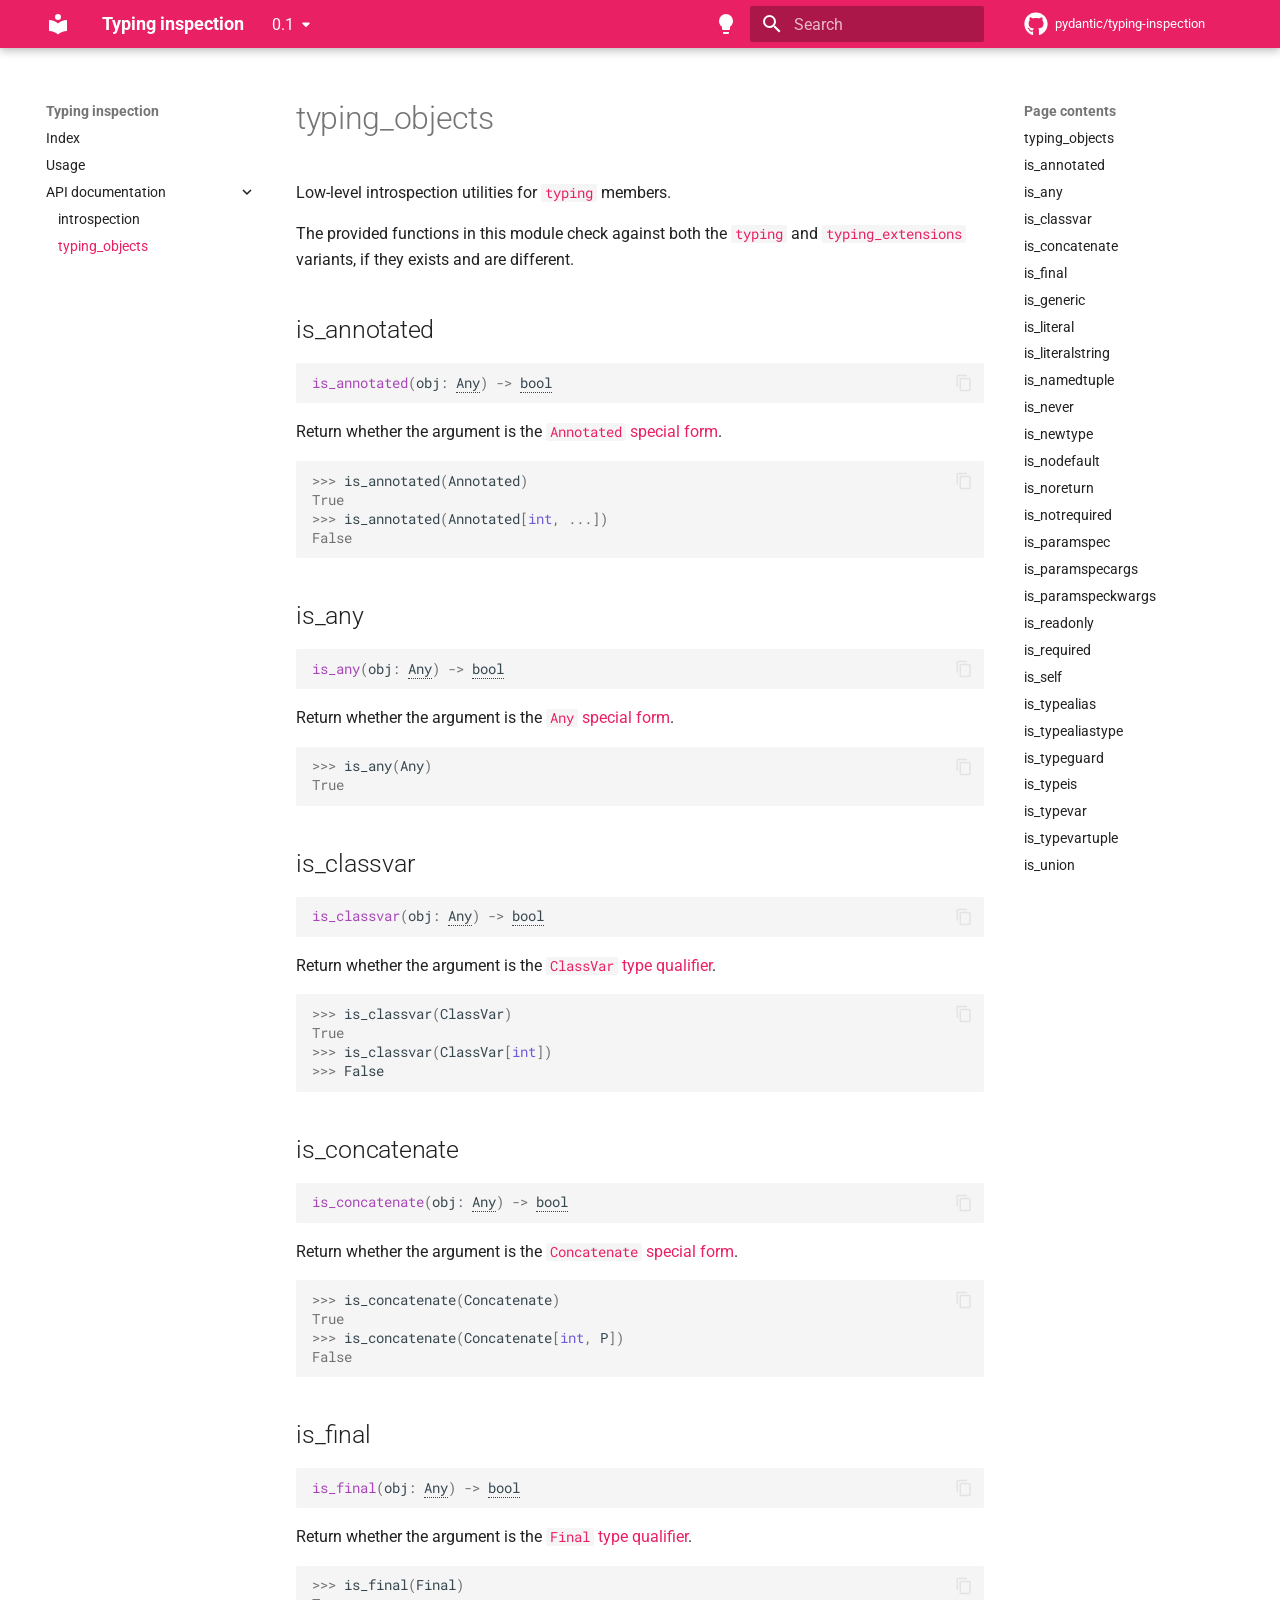
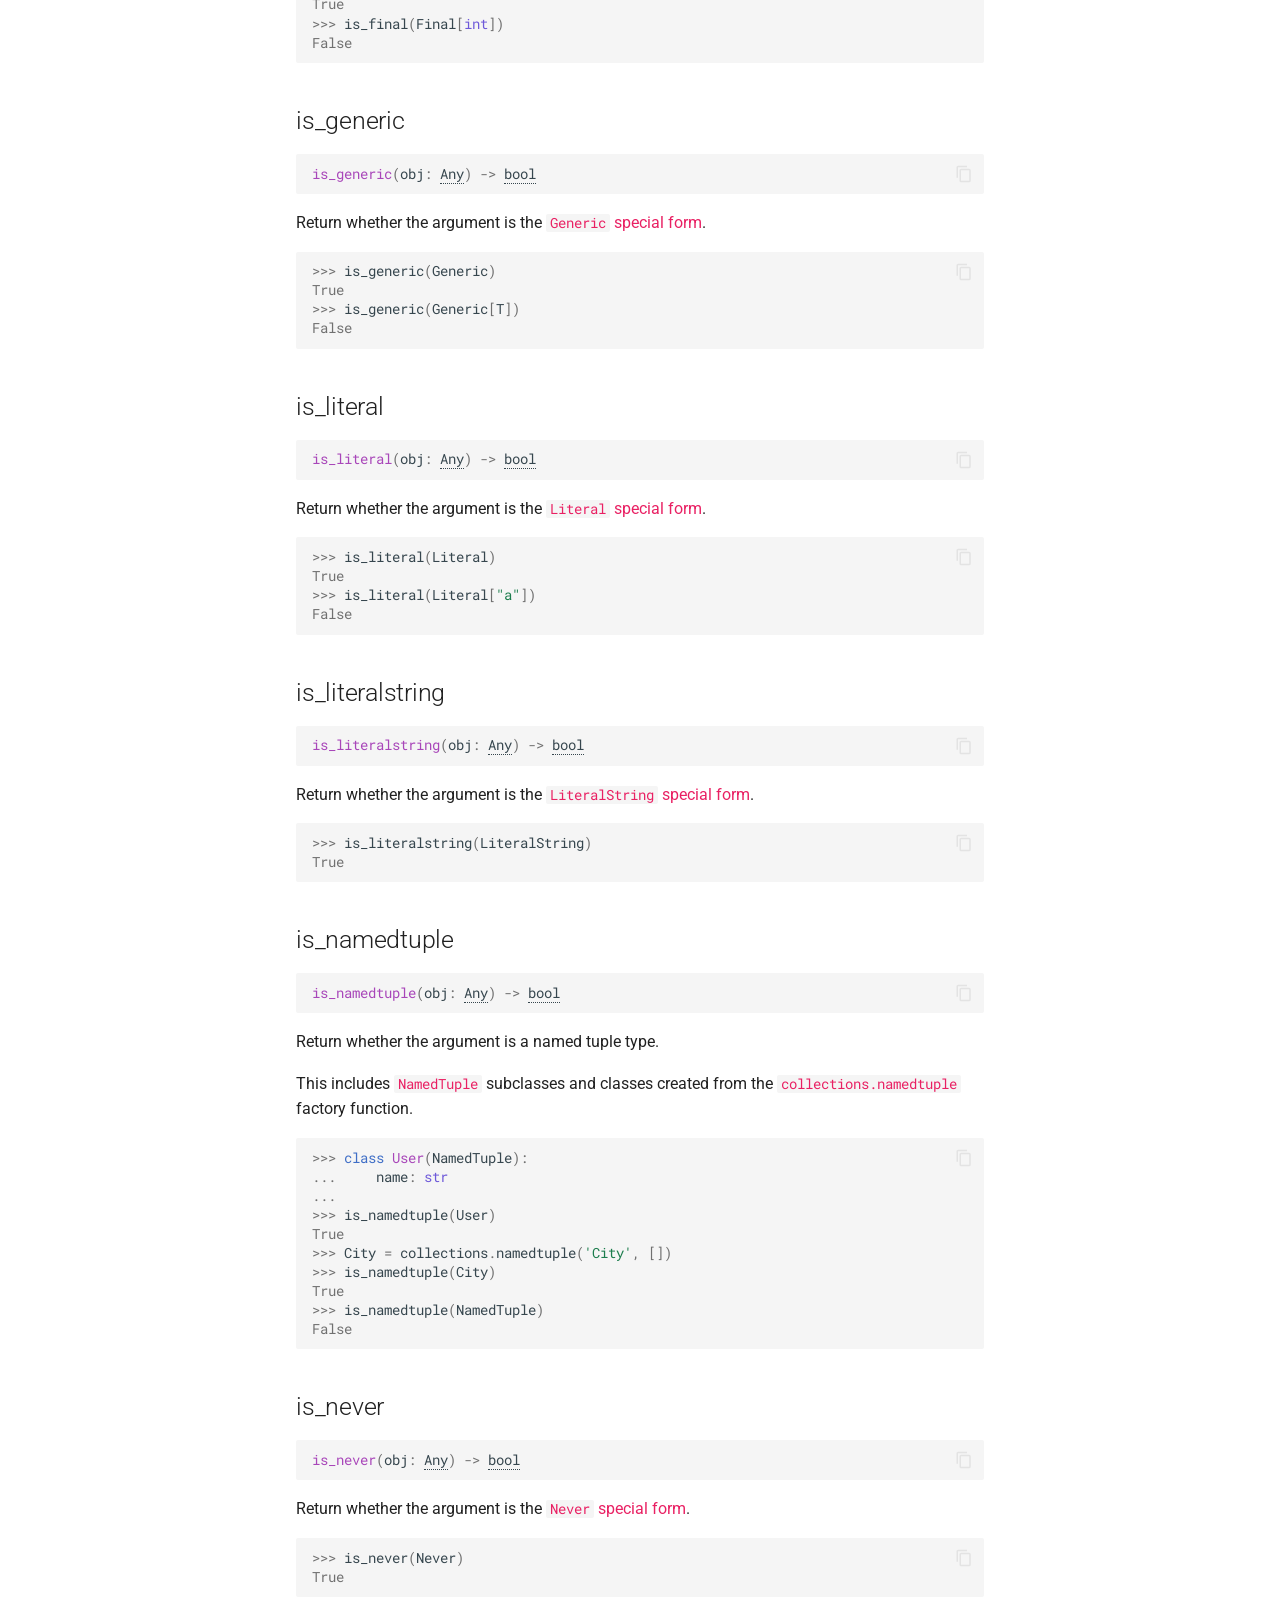
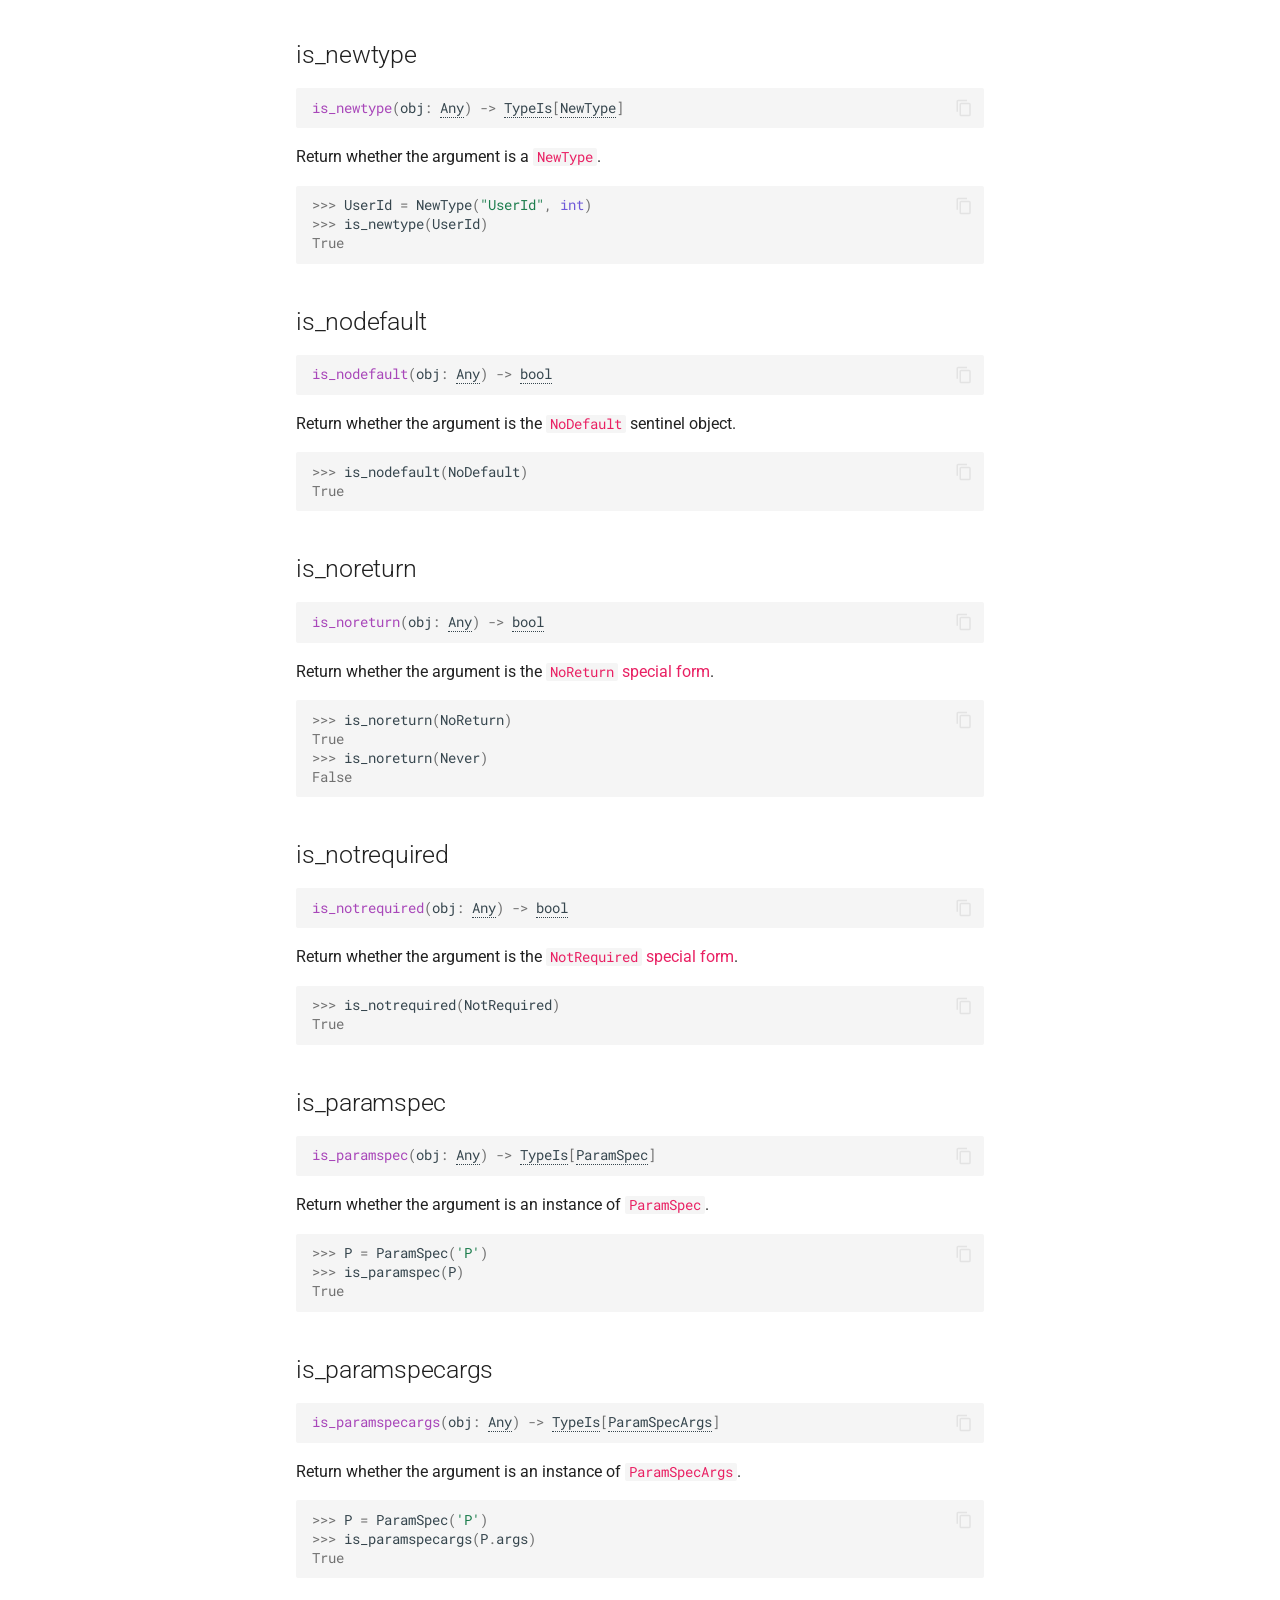
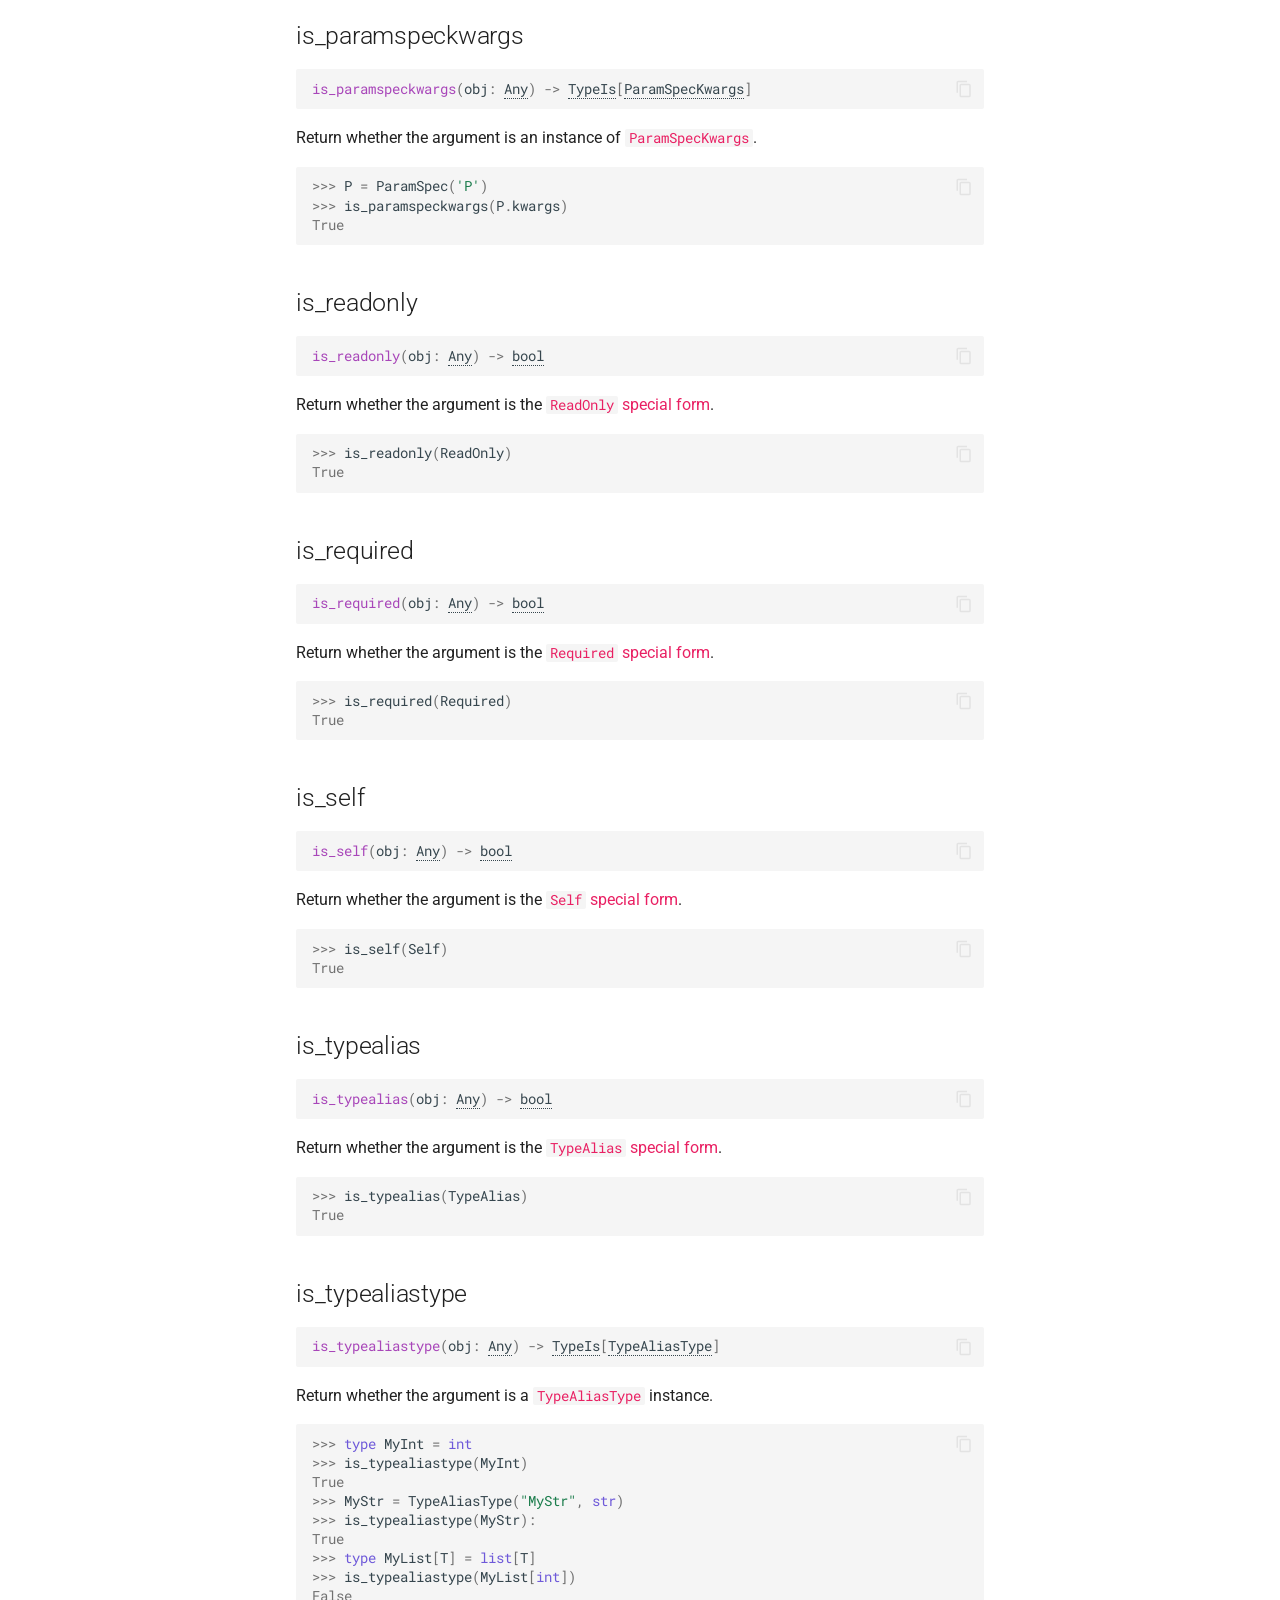
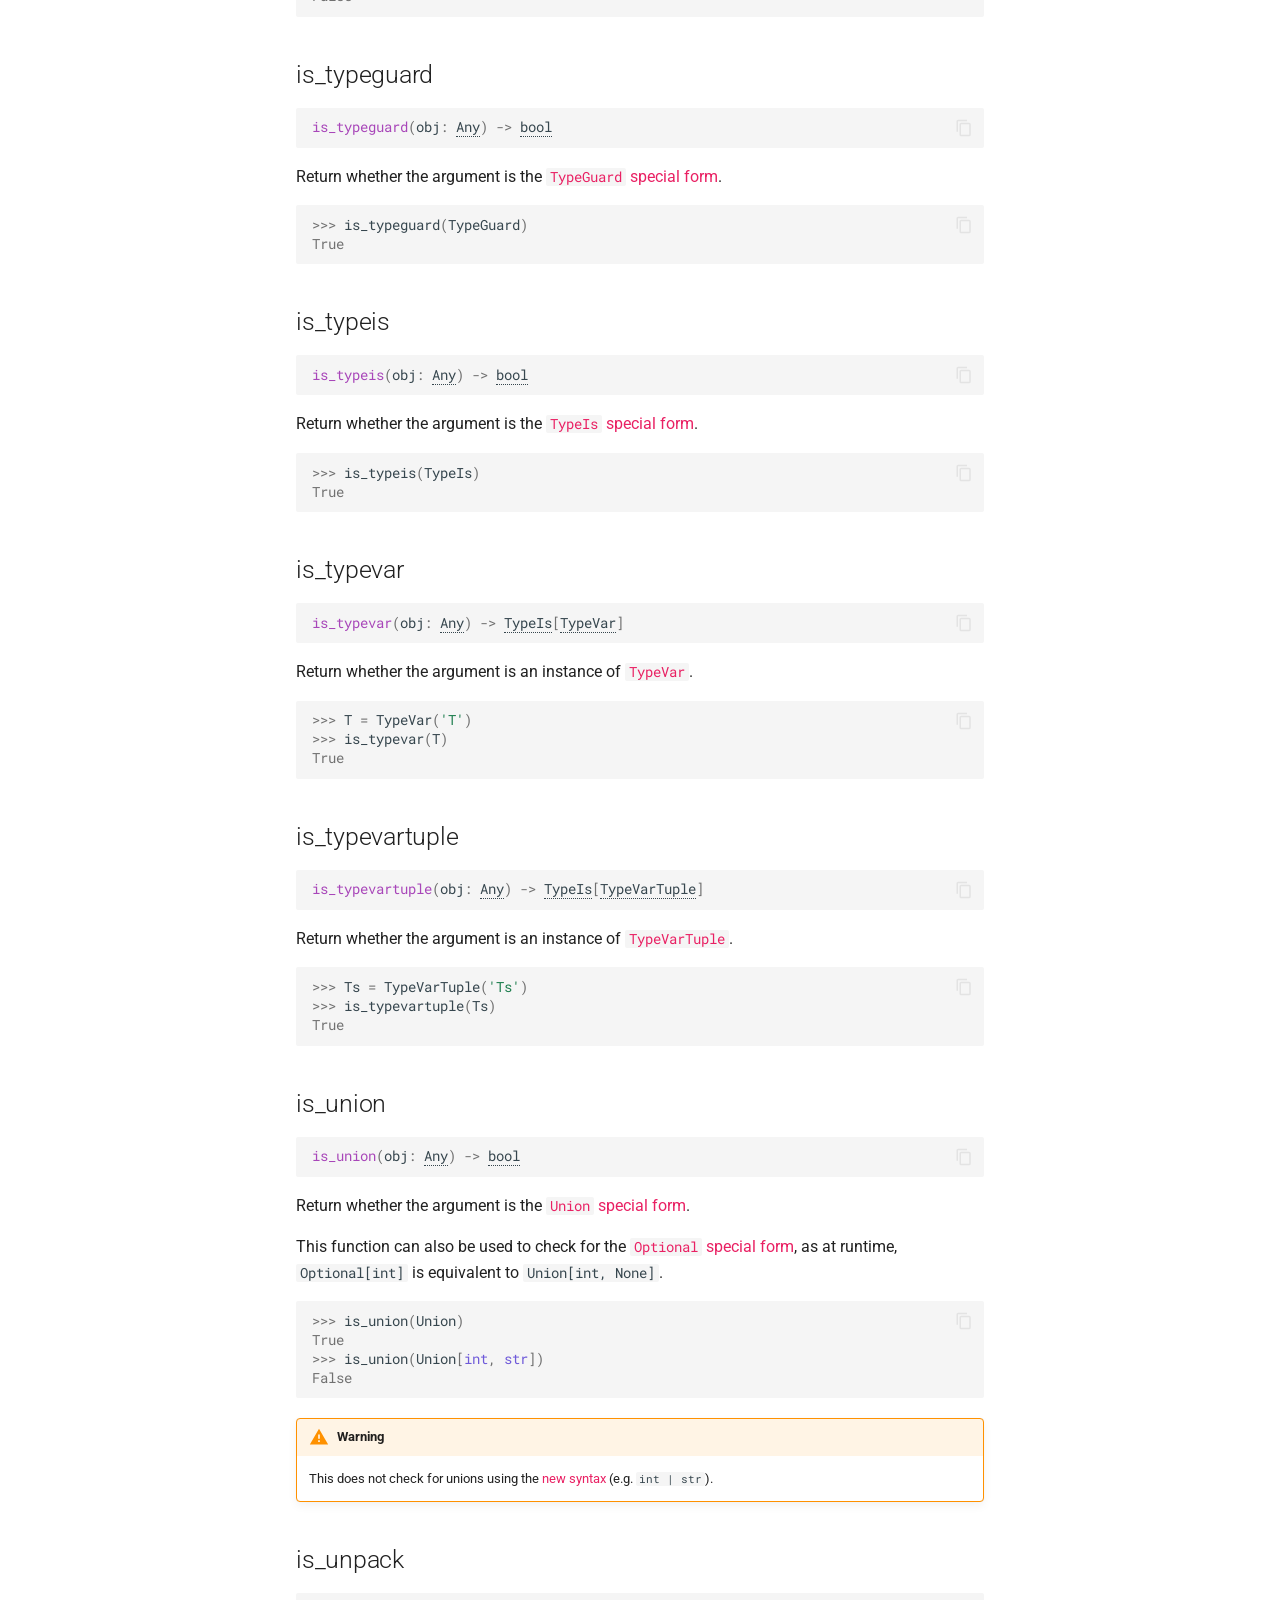
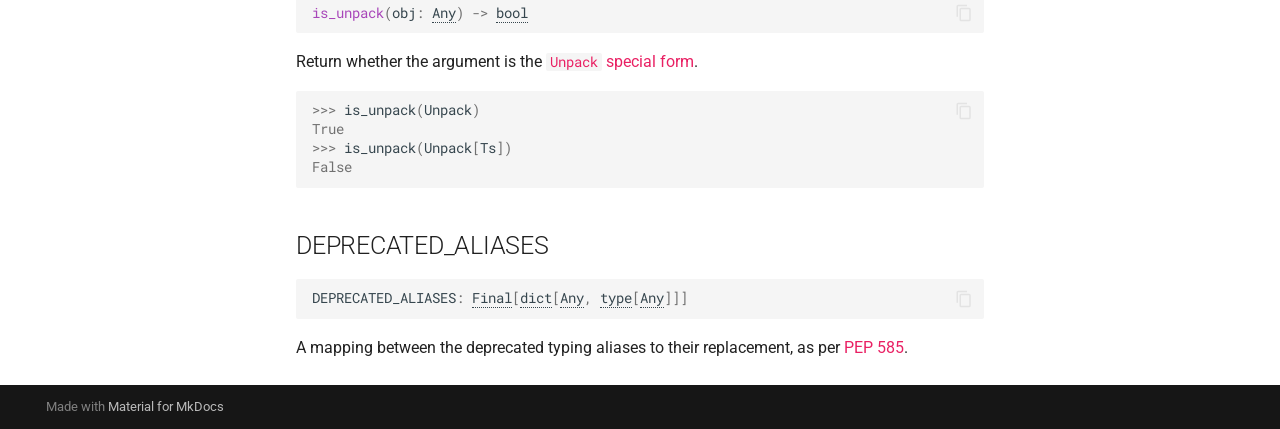
<file: 0.1/api/typing_objects/index.html>
<!doctype html>
<html lang="en" class="no-js">
  <head>
    
      <meta charset="utf-8">
      <meta name="viewport" content="width=device-width,initial-scale=1">
      
        <meta name="description" content="Runtime typing introspection tools">
      
      
      
        <link rel="canonical" href="https://pydantic.github.io/typing-inspection/latest/api/typing_objects/">
      
      
        <link rel="prev" href="../introspection/">
      
      
      
      <link rel="icon" href="../../assets/images/favicon.png">
      <meta name="generator" content="mkdocs-1.6.1, mkdocs-material-9.6.4">
    
    
      
        <title>typing_objects - Typing inspection</title>
      
    
    
      <link rel="stylesheet" href="../../assets/stylesheets/main.8608ea7d.min.css">
      
        
        <link rel="stylesheet" href="../../assets/stylesheets/palette.06af60db.min.css">
      
      


    
    
      
    
    
      
        
        
        <link rel="preconnect" href="https://fonts.gstatic.com" crossorigin>
        <link rel="stylesheet" href="https://fonts.googleapis.com/css?family=Roboto:300,300i,400,400i,700,700i%7CRoboto+Mono:400,400i,700,700i&display=fallback">
        <style>:root{--md-text-font:"Roboto";--md-code-font:"Roboto Mono"}</style>
      
    
    
      <link rel="stylesheet" href="../../assets/_mkdocstrings.css">
    
      <link rel="stylesheet" href="../../extra/tweaks.css">
    
    <script>__md_scope=new URL("../..",location),__md_hash=e=>[...e].reduce(((e,_)=>(e<<5)-e+_.charCodeAt(0)),0),__md_get=(e,_=localStorage,t=__md_scope)=>JSON.parse(_.getItem(t.pathname+"."+e)),__md_set=(e,_,t=localStorage,a=__md_scope)=>{try{t.setItem(a.pathname+"."+e,JSON.stringify(_))}catch(e){}}</script>
    
      

    
    
    
  </head>
  
  
    
    
      
    
    
    
    
    <body dir="ltr" data-md-color-scheme="default" data-md-color-primary="pink" data-md-color-accent="pink">
  
    
    <input class="md-toggle" data-md-toggle="drawer" type="checkbox" id="__drawer" autocomplete="off">
    <input class="md-toggle" data-md-toggle="search" type="checkbox" id="__search" autocomplete="off">
    <label class="md-overlay" for="__drawer"></label>
    <div data-md-component="skip">
      
        
        <a href="#typing_inspection.typing_objects" class="md-skip">
          Skip to content
        </a>
      
    </div>
    <div data-md-component="announce">
      
    </div>
    
      <div data-md-color-scheme="default" data-md-component="outdated" hidden>
        
      </div>
    
    
      

  

<header class="md-header md-header--shadow" data-md-component="header">
  <nav class="md-header__inner md-grid" aria-label="Header">
    <a href="../.." title="Typing inspection" class="md-header__button md-logo" aria-label="Typing inspection" data-md-component="logo">
      
  
  <svg xmlns="http://www.w3.org/2000/svg" viewBox="0 0 24 24"><path d="M12 8a3 3 0 0 0 3-3 3 3 0 0 0-3-3 3 3 0 0 0-3 3 3 3 0 0 0 3 3m0 3.54C9.64 9.35 6.5 8 3 8v11c3.5 0 6.64 1.35 9 3.54 2.36-2.19 5.5-3.54 9-3.54V8c-3.5 0-6.64 1.35-9 3.54"/></svg>

    </a>
    <label class="md-header__button md-icon" for="__drawer">
      
      <svg xmlns="http://www.w3.org/2000/svg" viewBox="0 0 24 24"><path d="M3 6h18v2H3zm0 5h18v2H3zm0 5h18v2H3z"/></svg>
    </label>
    <div class="md-header__title" data-md-component="header-title">
      <div class="md-header__ellipsis">
        <div class="md-header__topic">
          <span class="md-ellipsis">
            Typing inspection
          </span>
        </div>
        <div class="md-header__topic" data-md-component="header-topic">
          <span class="md-ellipsis">
            
              typing_objects
            
          </span>
        </div>
      </div>
    </div>
    
      
        <form class="md-header__option" data-md-component="palette">
  
    
    
    
    <input class="md-option" data-md-color-media="(prefers-color-scheme)" data-md-color-scheme="default" data-md-color-primary="pink" data-md-color-accent="pink"  aria-label="Switch to light mode"  type="radio" name="__palette" id="__palette_0">
    
      <label class="md-header__button md-icon" title="Switch to light mode" for="__palette_1" hidden>
        <svg xmlns="http://www.w3.org/2000/svg" viewBox="0 0 24 24"><path d="M12 2a7 7 0 0 0-7 7c0 2.38 1.19 4.47 3 5.74V17a1 1 0 0 0 1 1h6a1 1 0 0 0 1-1v-2.26c1.81-1.27 3-3.36 3-5.74a7 7 0 0 0-7-7M9 21a1 1 0 0 0 1 1h4a1 1 0 0 0 1-1v-1H9z"/></svg>
      </label>
    
  
    
    
    
    <input class="md-option" data-md-color-media="(prefers-color-scheme: light)" data-md-color-scheme="default" data-md-color-primary="pink" data-md-color-accent="pink"  aria-label="Switch to dark mode"  type="radio" name="__palette" id="__palette_1">
    
      <label class="md-header__button md-icon" title="Switch to dark mode" for="__palette_2" hidden>
        <svg xmlns="http://www.w3.org/2000/svg" viewBox="0 0 24 24"><path d="M12 2a7 7 0 0 1 7 7c0 2.38-1.19 4.47-3 5.74V17a1 1 0 0 1-1 1H9a1 1 0 0 1-1-1v-2.26C6.19 13.47 5 11.38 5 9a7 7 0 0 1 7-7M9 21v-1h6v1a1 1 0 0 1-1 1h-4a1 1 0 0 1-1-1m3-17a5 5 0 0 0-5 5c0 2.05 1.23 3.81 3 4.58V16h4v-2.42c1.77-.77 3-2.53 3-4.58a5 5 0 0 0-5-5"/></svg>
      </label>
    
  
    
    
    
    <input class="md-option" data-md-color-media="(prefers-color-scheme: dark)" data-md-color-scheme="slate" data-md-color-primary="pink" data-md-color-accent="pink"  aria-label="Switch to system preference"  type="radio" name="__palette" id="__palette_2">
    
      <label class="md-header__button md-icon" title="Switch to system preference" for="__palette_0" hidden>
        <svg xmlns="http://www.w3.org/2000/svg" viewBox="0 0 24 24"><path d="M9 2c3.87 0 7 3.13 7 7 0 2.38-1.19 4.47-3 5.74V17c0 .55-.45 1-1 1H6c-.55 0-1-.45-1-1v-2.26C3.19 13.47 2 11.38 2 9c0-3.87 3.13-7 7-7M6 21v-1h6v1c0 .55-.45 1-1 1H7c-.55 0-1-.45-1-1M9 4C6.24 4 4 6.24 4 9c0 2.05 1.23 3.81 3 4.58V16h4v-2.42c1.77-.77 3-2.53 3-4.58 0-2.76-2.24-5-5-5m10 9h-2l-3.2 9h1.9l.7-2h3.2l.7 2h1.9zm-2.15 5.65L18 15l1.15 3.65z"/></svg>
      </label>
    
  
</form>
      
    
    
      <script>var palette=__md_get("__palette");if(palette&&palette.color){if("(prefers-color-scheme)"===palette.color.media){var media=matchMedia("(prefers-color-scheme: light)"),input=document.querySelector(media.matches?"[data-md-color-media='(prefers-color-scheme: light)']":"[data-md-color-media='(prefers-color-scheme: dark)']");palette.color.media=input.getAttribute("data-md-color-media"),palette.color.scheme=input.getAttribute("data-md-color-scheme"),palette.color.primary=input.getAttribute("data-md-color-primary"),palette.color.accent=input.getAttribute("data-md-color-accent")}for(var[key,value]of Object.entries(palette.color))document.body.setAttribute("data-md-color-"+key,value)}</script>
    
    
    
      <label class="md-header__button md-icon" for="__search">
        
        <svg xmlns="http://www.w3.org/2000/svg" viewBox="0 0 24 24"><path d="M9.5 3A6.5 6.5 0 0 1 16 9.5c0 1.61-.59 3.09-1.56 4.23l.27.27h.79l5 5-1.5 1.5-5-5v-.79l-.27-.27A6.52 6.52 0 0 1 9.5 16 6.5 6.5 0 0 1 3 9.5 6.5 6.5 0 0 1 9.5 3m0 2C7 5 5 7 5 9.5S7 14 9.5 14 14 12 14 9.5 12 5 9.5 5"/></svg>
      </label>
      <div class="md-search" data-md-component="search" role="dialog">
  <label class="md-search__overlay" for="__search"></label>
  <div class="md-search__inner" role="search">
    <form class="md-search__form" name="search">
      <input type="text" class="md-search__input" name="query" aria-label="Search" placeholder="Search" autocapitalize="off" autocorrect="off" autocomplete="off" spellcheck="false" data-md-component="search-query" required>
      <label class="md-search__icon md-icon" for="__search">
        
        <svg xmlns="http://www.w3.org/2000/svg" viewBox="0 0 24 24"><path d="M9.5 3A6.5 6.5 0 0 1 16 9.5c0 1.61-.59 3.09-1.56 4.23l.27.27h.79l5 5-1.5 1.5-5-5v-.79l-.27-.27A6.52 6.52 0 0 1 9.5 16 6.5 6.5 0 0 1 3 9.5 6.5 6.5 0 0 1 9.5 3m0 2C7 5 5 7 5 9.5S7 14 9.5 14 14 12 14 9.5 12 5 9.5 5"/></svg>
        
        <svg xmlns="http://www.w3.org/2000/svg" viewBox="0 0 24 24"><path d="M20 11v2H8l5.5 5.5-1.42 1.42L4.16 12l7.92-7.92L13.5 5.5 8 11z"/></svg>
      </label>
      <nav class="md-search__options" aria-label="Search">
        
        <button type="reset" class="md-search__icon md-icon" title="Clear" aria-label="Clear" tabindex="-1">
          
          <svg xmlns="http://www.w3.org/2000/svg" viewBox="0 0 24 24"><path d="M19 6.41 17.59 5 12 10.59 6.41 5 5 6.41 10.59 12 5 17.59 6.41 19 12 13.41 17.59 19 19 17.59 13.41 12z"/></svg>
        </button>
      </nav>
      
    </form>
    <div class="md-search__output">
      <div class="md-search__scrollwrap" tabindex="0" data-md-scrollfix>
        <div class="md-search-result" data-md-component="search-result">
          <div class="md-search-result__meta">
            Initializing search
          </div>
          <ol class="md-search-result__list" role="presentation"></ol>
        </div>
      </div>
    </div>
  </div>
</div>
    
    
      <div class="md-header__source">
        <a href="https://github.com/pydantic/typing-inspection" title="Go to repository" class="md-source" data-md-component="source">
  <div class="md-source__icon md-icon">
    
    <svg xmlns="http://www.w3.org/2000/svg" viewBox="0 0 496 512"><!--! Font Awesome Free 6.7.2 by @fontawesome - https://fontawesome.com License - https://fontawesome.com/license/free (Icons: CC BY 4.0, Fonts: SIL OFL 1.1, Code: MIT License) Copyright 2024 Fonticons, Inc.--><path d="M165.9 397.4c0 2-2.3 3.6-5.2 3.6-3.3.3-5.6-1.3-5.6-3.6 0-2 2.3-3.6 5.2-3.6 3-.3 5.6 1.3 5.6 3.6m-31.1-4.5c-.7 2 1.3 4.3 4.3 4.9 2.6 1 5.6 0 6.2-2s-1.3-4.3-4.3-5.2c-2.6-.7-5.5.3-6.2 2.3m44.2-1.7c-2.9.7-4.9 2.6-4.6 4.9.3 2 2.9 3.3 5.9 2.6 2.9-.7 4.9-2.6 4.6-4.6-.3-1.9-3-3.2-5.9-2.9M244.8 8C106.1 8 0 113.3 0 252c0 110.9 69.8 205.8 169.5 239.2 12.8 2.3 17.3-5.6 17.3-12.1 0-6.2-.3-40.4-.3-61.4 0 0-70 15-84.7-29.8 0 0-11.4-29.1-27.8-36.6 0 0-22.9-15.7 1.6-15.4 0 0 24.9 2 38.6 25.8 21.9 38.6 58.6 27.5 72.9 20.9 2.3-16 8.8-27.1 16-33.7-55.9-6.2-112.3-14.3-112.3-110.5 0-27.5 7.6-41.3 23.6-58.9-2.6-6.5-11.1-33.3 2.6-67.9 20.9-6.5 69 27 69 27 20-5.6 41.5-8.5 62.8-8.5s42.8 2.9 62.8 8.5c0 0 48.1-33.6 69-27 13.7 34.7 5.2 61.4 2.6 67.9 16 17.7 25.8 31.5 25.8 58.9 0 96.5-58.9 104.2-114.8 110.5 9.2 7.9 17 22.9 17 46.4 0 33.7-.3 75.4-.3 83.6 0 6.5 4.6 14.4 17.3 12.1C428.2 457.8 496 362.9 496 252 496 113.3 383.5 8 244.8 8M97.2 352.9c-1.3 1-1 3.3.7 5.2 1.6 1.6 3.9 2.3 5.2 1 1.3-1 1-3.3-.7-5.2-1.6-1.6-3.9-2.3-5.2-1m-10.8-8.1c-.7 1.3.3 2.9 2.3 3.9 1.6 1 3.6.7 4.3-.7.7-1.3-.3-2.9-2.3-3.9-2-.6-3.6-.3-4.3.7m32.4 35.6c-1.6 1.3-1 4.3 1.3 6.2 2.3 2.3 5.2 2.6 6.5 1 1.3-1.3.7-4.3-1.3-6.2-2.2-2.3-5.2-2.6-6.5-1m-11.4-14.7c-1.6 1-1.6 3.6 0 5.9s4.3 3.3 5.6 2.3c1.6-1.3 1.6-3.9 0-6.2-1.4-2.3-4-3.3-5.6-2"/></svg>
  </div>
  <div class="md-source__repository">
    pydantic/typing-inspection
  </div>
</a>
      </div>
    
  </nav>
  
</header>
    
    <div class="md-container" data-md-component="container">
      
      
        
          
        
      
      <main class="md-main" data-md-component="main">
        <div class="md-main__inner md-grid">
          
            
              
              <div class="md-sidebar md-sidebar--primary" data-md-component="sidebar" data-md-type="navigation" >
                <div class="md-sidebar__scrollwrap">
                  <div class="md-sidebar__inner">
                    



<nav class="md-nav md-nav--primary" aria-label="Navigation" data-md-level="0">
  <label class="md-nav__title" for="__drawer">
    <a href="../.." title="Typing inspection" class="md-nav__button md-logo" aria-label="Typing inspection" data-md-component="logo">
      
  
  <svg xmlns="http://www.w3.org/2000/svg" viewBox="0 0 24 24"><path d="M12 8a3 3 0 0 0 3-3 3 3 0 0 0-3-3 3 3 0 0 0-3 3 3 3 0 0 0 3 3m0 3.54C9.64 9.35 6.5 8 3 8v11c3.5 0 6.64 1.35 9 3.54 2.36-2.19 5.5-3.54 9-3.54V8c-3.5 0-6.64 1.35-9 3.54"/></svg>

    </a>
    Typing inspection
  </label>
  
    <div class="md-nav__source">
      <a href="https://github.com/pydantic/typing-inspection" title="Go to repository" class="md-source" data-md-component="source">
  <div class="md-source__icon md-icon">
    
    <svg xmlns="http://www.w3.org/2000/svg" viewBox="0 0 496 512"><!--! Font Awesome Free 6.7.2 by @fontawesome - https://fontawesome.com License - https://fontawesome.com/license/free (Icons: CC BY 4.0, Fonts: SIL OFL 1.1, Code: MIT License) Copyright 2024 Fonticons, Inc.--><path d="M165.9 397.4c0 2-2.3 3.6-5.2 3.6-3.3.3-5.6-1.3-5.6-3.6 0-2 2.3-3.6 5.2-3.6 3-.3 5.6 1.3 5.6 3.6m-31.1-4.5c-.7 2 1.3 4.3 4.3 4.9 2.6 1 5.6 0 6.2-2s-1.3-4.3-4.3-5.2c-2.6-.7-5.5.3-6.2 2.3m44.2-1.7c-2.9.7-4.9 2.6-4.6 4.9.3 2 2.9 3.3 5.9 2.6 2.9-.7 4.9-2.6 4.6-4.6-.3-1.9-3-3.2-5.9-2.9M244.8 8C106.1 8 0 113.3 0 252c0 110.9 69.8 205.8 169.5 239.2 12.8 2.3 17.3-5.6 17.3-12.1 0-6.2-.3-40.4-.3-61.4 0 0-70 15-84.7-29.8 0 0-11.4-29.1-27.8-36.6 0 0-22.9-15.7 1.6-15.4 0 0 24.9 2 38.6 25.8 21.9 38.6 58.6 27.5 72.9 20.9 2.3-16 8.8-27.1 16-33.7-55.9-6.2-112.3-14.3-112.3-110.5 0-27.5 7.6-41.3 23.6-58.9-2.6-6.5-11.1-33.3 2.6-67.9 20.9-6.5 69 27 69 27 20-5.6 41.5-8.5 62.8-8.5s42.8 2.9 62.8 8.5c0 0 48.1-33.6 69-27 13.7 34.7 5.2 61.4 2.6 67.9 16 17.7 25.8 31.5 25.8 58.9 0 96.5-58.9 104.2-114.8 110.5 9.2 7.9 17 22.9 17 46.4 0 33.7-.3 75.4-.3 83.6 0 6.5 4.6 14.4 17.3 12.1C428.2 457.8 496 362.9 496 252 496 113.3 383.5 8 244.8 8M97.2 352.9c-1.3 1-1 3.3.7 5.2 1.6 1.6 3.9 2.3 5.2 1 1.3-1 1-3.3-.7-5.2-1.6-1.6-3.9-2.3-5.2-1m-10.8-8.1c-.7 1.3.3 2.9 2.3 3.9 1.6 1 3.6.7 4.3-.7.7-1.3-.3-2.9-2.3-3.9-2-.6-3.6-.3-4.3.7m32.4 35.6c-1.6 1.3-1 4.3 1.3 6.2 2.3 2.3 5.2 2.6 6.5 1 1.3-1.3.7-4.3-1.3-6.2-2.2-2.3-5.2-2.6-6.5-1m-11.4-14.7c-1.6 1-1.6 3.6 0 5.9s4.3 3.3 5.6 2.3c1.6-1.3 1.6-3.9 0-6.2-1.4-2.3-4-3.3-5.6-2"/></svg>
  </div>
  <div class="md-source__repository">
    pydantic/typing-inspection
  </div>
</a>
    </div>
  
  <ul class="md-nav__list" data-md-scrollfix>
    
      
      
  
  
  
  
    <li class="md-nav__item">
      <a href="../.." class="md-nav__link">
        
  
  <span class="md-ellipsis">
    Index
    
  </span>
  

      </a>
    </li>
  

    
      
      
  
  
  
  
    <li class="md-nav__item">
      <a href="../../usage/" class="md-nav__link">
        
  
  <span class="md-ellipsis">
    Usage
    
  </span>
  

      </a>
    </li>
  

    
      
      
  
  
    
  
  
  
    
    
    
    
    <li class="md-nav__item md-nav__item--active md-nav__item--nested">
      
        
        
        <input class="md-nav__toggle md-toggle " type="checkbox" id="__nav_3" checked>
        
          
          <label class="md-nav__link" for="__nav_3" id="__nav_3_label" tabindex="0">
            
  
  <span class="md-ellipsis">
    API documentation
    
  </span>
  

            <span class="md-nav__icon md-icon"></span>
          </label>
        
        <nav class="md-nav" data-md-level="1" aria-labelledby="__nav_3_label" aria-expanded="true">
          <label class="md-nav__title" for="__nav_3">
            <span class="md-nav__icon md-icon"></span>
            API documentation
          </label>
          <ul class="md-nav__list" data-md-scrollfix>
            
              
                
  
  
  
  
    <li class="md-nav__item">
      <a href="../introspection/" class="md-nav__link">
        
  
  <span class="md-ellipsis">
    introspection
    
  </span>
  

      </a>
    </li>
  

              
            
              
                
  
  
    
  
  
  
    <li class="md-nav__item md-nav__item--active">
      
      <input class="md-nav__toggle md-toggle" type="checkbox" id="__toc">
      
      
      
        <label class="md-nav__link md-nav__link--active" for="__toc">
          
  
  <span class="md-ellipsis">
    typing_objects
    
  </span>
  

          <span class="md-nav__icon md-icon"></span>
        </label>
      
      <a href="./" class="md-nav__link md-nav__link--active">
        
  
  <span class="md-ellipsis">
    typing_objects
    
  </span>
  

      </a>
      
        

  

<nav class="md-nav md-nav--secondary" aria-label="Page contents">
  
  
  
  
    <label class="md-nav__title" for="__toc">
      <span class="md-nav__icon md-icon"></span>
      Page contents
    </label>
    <ul class="md-nav__list" data-md-component="toc" data-md-scrollfix>
      
        <li class="md-nav__item">
  <a href="#typing_inspection.typing_objects" class="md-nav__link">
    <span class="md-ellipsis">
      typing_objects
    </span>
  </a>
  
</li>
      
        <li class="md-nav__item">
  <a href="#typing_inspection.typing_objects.is_annotated" class="md-nav__link">
    <span class="md-ellipsis">
      is_annotated
    </span>
  </a>
  
</li>
      
        <li class="md-nav__item">
  <a href="#typing_inspection.typing_objects.is_any" class="md-nav__link">
    <span class="md-ellipsis">
      is_any
    </span>
  </a>
  
</li>
      
        <li class="md-nav__item">
  <a href="#typing_inspection.typing_objects.is_classvar" class="md-nav__link">
    <span class="md-ellipsis">
      is_classvar
    </span>
  </a>
  
</li>
      
        <li class="md-nav__item">
  <a href="#typing_inspection.typing_objects.is_concatenate" class="md-nav__link">
    <span class="md-ellipsis">
      is_concatenate
    </span>
  </a>
  
</li>
      
        <li class="md-nav__item">
  <a href="#typing_inspection.typing_objects.is_final" class="md-nav__link">
    <span class="md-ellipsis">
      is_final
    </span>
  </a>
  
</li>
      
        <li class="md-nav__item">
  <a href="#typing_inspection.typing_objects.is_generic" class="md-nav__link">
    <span class="md-ellipsis">
      is_generic
    </span>
  </a>
  
</li>
      
        <li class="md-nav__item">
  <a href="#typing_inspection.typing_objects.is_literal" class="md-nav__link">
    <span class="md-ellipsis">
      is_literal
    </span>
  </a>
  
</li>
      
        <li class="md-nav__item">
  <a href="#typing_inspection.typing_objects.is_literalstring" class="md-nav__link">
    <span class="md-ellipsis">
      is_literalstring
    </span>
  </a>
  
</li>
      
        <li class="md-nav__item">
  <a href="#typing_inspection.typing_objects.is_namedtuple" class="md-nav__link">
    <span class="md-ellipsis">
      is_namedtuple
    </span>
  </a>
  
</li>
      
        <li class="md-nav__item">
  <a href="#typing_inspection.typing_objects.is_never" class="md-nav__link">
    <span class="md-ellipsis">
      is_never
    </span>
  </a>
  
</li>
      
        <li class="md-nav__item">
  <a href="#typing_inspection.typing_objects.is_newtype" class="md-nav__link">
    <span class="md-ellipsis">
      is_newtype
    </span>
  </a>
  
</li>
      
        <li class="md-nav__item">
  <a href="#typing_inspection.typing_objects.is_nodefault" class="md-nav__link">
    <span class="md-ellipsis">
      is_nodefault
    </span>
  </a>
  
</li>
      
        <li class="md-nav__item">
  <a href="#typing_inspection.typing_objects.is_noreturn" class="md-nav__link">
    <span class="md-ellipsis">
      is_noreturn
    </span>
  </a>
  
</li>
      
        <li class="md-nav__item">
  <a href="#typing_inspection.typing_objects.is_notrequired" class="md-nav__link">
    <span class="md-ellipsis">
      is_notrequired
    </span>
  </a>
  
</li>
      
        <li class="md-nav__item">
  <a href="#typing_inspection.typing_objects.is_paramspec" class="md-nav__link">
    <span class="md-ellipsis">
      is_paramspec
    </span>
  </a>
  
</li>
      
        <li class="md-nav__item">
  <a href="#typing_inspection.typing_objects.is_paramspecargs" class="md-nav__link">
    <span class="md-ellipsis">
      is_paramspecargs
    </span>
  </a>
  
</li>
      
        <li class="md-nav__item">
  <a href="#typing_inspection.typing_objects.is_paramspeckwargs" class="md-nav__link">
    <span class="md-ellipsis">
      is_paramspeckwargs
    </span>
  </a>
  
</li>
      
        <li class="md-nav__item">
  <a href="#typing_inspection.typing_objects.is_readonly" class="md-nav__link">
    <span class="md-ellipsis">
      is_readonly
    </span>
  </a>
  
</li>
      
        <li class="md-nav__item">
  <a href="#typing_inspection.typing_objects.is_required" class="md-nav__link">
    <span class="md-ellipsis">
      is_required
    </span>
  </a>
  
</li>
      
        <li class="md-nav__item">
  <a href="#typing_inspection.typing_objects.is_self" class="md-nav__link">
    <span class="md-ellipsis">
      is_self
    </span>
  </a>
  
</li>
      
        <li class="md-nav__item">
  <a href="#typing_inspection.typing_objects.is_typealias" class="md-nav__link">
    <span class="md-ellipsis">
      is_typealias
    </span>
  </a>
  
</li>
      
        <li class="md-nav__item">
  <a href="#typing_inspection.typing_objects.is_typealiastype" class="md-nav__link">
    <span class="md-ellipsis">
      is_typealiastype
    </span>
  </a>
  
</li>
      
        <li class="md-nav__item">
  <a href="#typing_inspection.typing_objects.is_typeguard" class="md-nav__link">
    <span class="md-ellipsis">
      is_typeguard
    </span>
  </a>
  
</li>
      
        <li class="md-nav__item">
  <a href="#typing_inspection.typing_objects.is_typeis" class="md-nav__link">
    <span class="md-ellipsis">
      is_typeis
    </span>
  </a>
  
</li>
      
        <li class="md-nav__item">
  <a href="#typing_inspection.typing_objects.is_typevar" class="md-nav__link">
    <span class="md-ellipsis">
      is_typevar
    </span>
  </a>
  
</li>
      
        <li class="md-nav__item">
  <a href="#typing_inspection.typing_objects.is_typevartuple" class="md-nav__link">
    <span class="md-ellipsis">
      is_typevartuple
    </span>
  </a>
  
</li>
      
        <li class="md-nav__item">
  <a href="#typing_inspection.typing_objects.is_union" class="md-nav__link">
    <span class="md-ellipsis">
      is_union
    </span>
  </a>
  
</li>
      
        <li class="md-nav__item">
  <a href="#typing_inspection.typing_objects.is_unpack" class="md-nav__link">
    <span class="md-ellipsis">
      is_unpack
    </span>
  </a>
  
</li>
      
        <li class="md-nav__item">
  <a href="#typing_inspection.typing_objects.DEPRECATED_ALIASES" class="md-nav__link">
    <span class="md-ellipsis">
      DEPRECATED_ALIASES
    </span>
  </a>
  
</li>
      
    </ul>
  
</nav>
      
    </li>
  

              
            
          </ul>
        </nav>
      
    </li>
  

    
  </ul>
</nav>
                  </div>
                </div>
              </div>
            
            
              
              <div class="md-sidebar md-sidebar--secondary" data-md-component="sidebar" data-md-type="toc" >
                <div class="md-sidebar__scrollwrap">
                  <div class="md-sidebar__inner">
                    

  

<nav class="md-nav md-nav--secondary" aria-label="Page contents">
  
  
  
  
    <label class="md-nav__title" for="__toc">
      <span class="md-nav__icon md-icon"></span>
      Page contents
    </label>
    <ul class="md-nav__list" data-md-component="toc" data-md-scrollfix>
      
        <li class="md-nav__item">
  <a href="#typing_inspection.typing_objects" class="md-nav__link">
    <span class="md-ellipsis">
      typing_objects
    </span>
  </a>
  
</li>
      
        <li class="md-nav__item">
  <a href="#typing_inspection.typing_objects.is_annotated" class="md-nav__link">
    <span class="md-ellipsis">
      is_annotated
    </span>
  </a>
  
</li>
      
        <li class="md-nav__item">
  <a href="#typing_inspection.typing_objects.is_any" class="md-nav__link">
    <span class="md-ellipsis">
      is_any
    </span>
  </a>
  
</li>
      
        <li class="md-nav__item">
  <a href="#typing_inspection.typing_objects.is_classvar" class="md-nav__link">
    <span class="md-ellipsis">
      is_classvar
    </span>
  </a>
  
</li>
      
        <li class="md-nav__item">
  <a href="#typing_inspection.typing_objects.is_concatenate" class="md-nav__link">
    <span class="md-ellipsis">
      is_concatenate
    </span>
  </a>
  
</li>
      
        <li class="md-nav__item">
  <a href="#typing_inspection.typing_objects.is_final" class="md-nav__link">
    <span class="md-ellipsis">
      is_final
    </span>
  </a>
  
</li>
      
        <li class="md-nav__item">
  <a href="#typing_inspection.typing_objects.is_generic" class="md-nav__link">
    <span class="md-ellipsis">
      is_generic
    </span>
  </a>
  
</li>
      
        <li class="md-nav__item">
  <a href="#typing_inspection.typing_objects.is_literal" class="md-nav__link">
    <span class="md-ellipsis">
      is_literal
    </span>
  </a>
  
</li>
      
        <li class="md-nav__item">
  <a href="#typing_inspection.typing_objects.is_literalstring" class="md-nav__link">
    <span class="md-ellipsis">
      is_literalstring
    </span>
  </a>
  
</li>
      
        <li class="md-nav__item">
  <a href="#typing_inspection.typing_objects.is_namedtuple" class="md-nav__link">
    <span class="md-ellipsis">
      is_namedtuple
    </span>
  </a>
  
</li>
      
        <li class="md-nav__item">
  <a href="#typing_inspection.typing_objects.is_never" class="md-nav__link">
    <span class="md-ellipsis">
      is_never
    </span>
  </a>
  
</li>
      
        <li class="md-nav__item">
  <a href="#typing_inspection.typing_objects.is_newtype" class="md-nav__link">
    <span class="md-ellipsis">
      is_newtype
    </span>
  </a>
  
</li>
      
        <li class="md-nav__item">
  <a href="#typing_inspection.typing_objects.is_nodefault" class="md-nav__link">
    <span class="md-ellipsis">
      is_nodefault
    </span>
  </a>
  
</li>
      
        <li class="md-nav__item">
  <a href="#typing_inspection.typing_objects.is_noreturn" class="md-nav__link">
    <span class="md-ellipsis">
      is_noreturn
    </span>
  </a>
  
</li>
      
        <li class="md-nav__item">
  <a href="#typing_inspection.typing_objects.is_notrequired" class="md-nav__link">
    <span class="md-ellipsis">
      is_notrequired
    </span>
  </a>
  
</li>
      
        <li class="md-nav__item">
  <a href="#typing_inspection.typing_objects.is_paramspec" class="md-nav__link">
    <span class="md-ellipsis">
      is_paramspec
    </span>
  </a>
  
</li>
      
        <li class="md-nav__item">
  <a href="#typing_inspection.typing_objects.is_paramspecargs" class="md-nav__link">
    <span class="md-ellipsis">
      is_paramspecargs
    </span>
  </a>
  
</li>
      
        <li class="md-nav__item">
  <a href="#typing_inspection.typing_objects.is_paramspeckwargs" class="md-nav__link">
    <span class="md-ellipsis">
      is_paramspeckwargs
    </span>
  </a>
  
</li>
      
        <li class="md-nav__item">
  <a href="#typing_inspection.typing_objects.is_readonly" class="md-nav__link">
    <span class="md-ellipsis">
      is_readonly
    </span>
  </a>
  
</li>
      
        <li class="md-nav__item">
  <a href="#typing_inspection.typing_objects.is_required" class="md-nav__link">
    <span class="md-ellipsis">
      is_required
    </span>
  </a>
  
</li>
      
        <li class="md-nav__item">
  <a href="#typing_inspection.typing_objects.is_self" class="md-nav__link">
    <span class="md-ellipsis">
      is_self
    </span>
  </a>
  
</li>
      
        <li class="md-nav__item">
  <a href="#typing_inspection.typing_objects.is_typealias" class="md-nav__link">
    <span class="md-ellipsis">
      is_typealias
    </span>
  </a>
  
</li>
      
        <li class="md-nav__item">
  <a href="#typing_inspection.typing_objects.is_typealiastype" class="md-nav__link">
    <span class="md-ellipsis">
      is_typealiastype
    </span>
  </a>
  
</li>
      
        <li class="md-nav__item">
  <a href="#typing_inspection.typing_objects.is_typeguard" class="md-nav__link">
    <span class="md-ellipsis">
      is_typeguard
    </span>
  </a>
  
</li>
      
        <li class="md-nav__item">
  <a href="#typing_inspection.typing_objects.is_typeis" class="md-nav__link">
    <span class="md-ellipsis">
      is_typeis
    </span>
  </a>
  
</li>
      
        <li class="md-nav__item">
  <a href="#typing_inspection.typing_objects.is_typevar" class="md-nav__link">
    <span class="md-ellipsis">
      is_typevar
    </span>
  </a>
  
</li>
      
        <li class="md-nav__item">
  <a href="#typing_inspection.typing_objects.is_typevartuple" class="md-nav__link">
    <span class="md-ellipsis">
      is_typevartuple
    </span>
  </a>
  
</li>
      
        <li class="md-nav__item">
  <a href="#typing_inspection.typing_objects.is_union" class="md-nav__link">
    <span class="md-ellipsis">
      is_union
    </span>
  </a>
  
</li>
      
        <li class="md-nav__item">
  <a href="#typing_inspection.typing_objects.is_unpack" class="md-nav__link">
    <span class="md-ellipsis">
      is_unpack
    </span>
  </a>
  
</li>
      
        <li class="md-nav__item">
  <a href="#typing_inspection.typing_objects.DEPRECATED_ALIASES" class="md-nav__link">
    <span class="md-ellipsis">
      DEPRECATED_ALIASES
    </span>
  </a>
  
</li>
      
    </ul>
  
</nav>
                  </div>
                </div>
              </div>
            
          
          
            <div class="md-content" data-md-component="content">
              <article class="md-content__inner md-typeset">
                
                  


  
  


  <h1>typing_objects</h1>

<div class="doc doc-object doc-module">



<a id="typing_inspection.typing_objects"></a>
    <div class="doc doc-contents first">

        <p>Low-level introspection utilities for <a class="autorefs autorefs-external" href="https://docs.python.org/3/library/typing.html#module-typing"><code>typing</code></a> members.</p>
<p>The provided functions in this module check against both the <a class="autorefs autorefs-external" href="https://docs.python.org/3/library/typing.html#module-typing"><code>typing</code></a> and <a class="autorefs autorefs-external" href="https://typing-extensions.readthedocs.io/en/latest/index.html#module-typing_extensions"><code>typing_extensions</code></a>
variants, if they exists and are different.</p>








  <div class="doc doc-children">







<div class="doc doc-object doc-function">


<h2 id="typing_inspection.typing_objects.is_annotated" class="doc doc-heading">
            <span class="doc doc-object-name doc-function-name">is_annotated</span>


<a href="#typing_inspection.typing_objects.is_annotated" class="headerlink" title="Permanent link">&para;</a></h2>
<div class="language-python doc-signature highlight"><pre><span></span><code><span class="nf">is_annotated</span><span class="p">(</span><span class="n">obj</span><span class="p">:</span> <span class="n"><a class="autorefs autorefs-external" title="typing.Any" href="https://docs.python.org/3/library/typing.html#typing.Any">Any</a></span><span class="p">)</span> <span class="o">-&gt;</span> <span class="n"><a class="autorefs autorefs-external" href="https://docs.python.org/3/library/functions.html#bool">bool</a></span>
</code></pre></div>

    <div class="doc doc-contents ">

        <p>Return whether the argument is the <a class="autorefs autorefs-external" href="https://docs.python.org/3/library/typing.html#typing.Annotated"><code>Annotated</code></a> <a class="autorefs autorefs-external" href="https://typing.readthedocs.io/en/latest/spec/glossary.html#term-special-form">special form</a>.</p>
<div class="language-pycon highlight"><pre><span></span><code><span class="gp">&gt;&gt;&gt; </span><span class="n">is_annotated</span><span class="p">(</span><span class="n">Annotated</span><span class="p">)</span>
<span class="go">True</span>
<span class="gp">&gt;&gt;&gt; </span><span class="n">is_annotated</span><span class="p">(</span><span class="n">Annotated</span><span class="p">[</span><span class="nb">int</span><span class="p">,</span> <span class="o">...</span><span class="p">])</span>
<span class="go">False</span>
</code></pre></div>

    </div>

</div>






<div class="doc doc-object doc-function">


<h2 id="typing_inspection.typing_objects.is_any" class="doc doc-heading">
            <span class="doc doc-object-name doc-function-name">is_any</span>


<a href="#typing_inspection.typing_objects.is_any" class="headerlink" title="Permanent link">&para;</a></h2>
<div class="language-python doc-signature highlight"><pre><span></span><code><span class="nf">is_any</span><span class="p">(</span><span class="n">obj</span><span class="p">:</span> <span class="n"><a class="autorefs autorefs-external" title="typing.Any" href="https://docs.python.org/3/library/typing.html#typing.Any">Any</a></span><span class="p">)</span> <span class="o">-&gt;</span> <span class="n"><a class="autorefs autorefs-external" href="https://docs.python.org/3/library/functions.html#bool">bool</a></span>
</code></pre></div>

    <div class="doc doc-contents ">

        <p>Return whether the argument is the <a class="autorefs autorefs-external" href="https://docs.python.org/3/library/typing.html#typing.Any"><code>Any</code></a> <a class="autorefs autorefs-external" href="https://typing.readthedocs.io/en/latest/spec/glossary.html#term-special-form">special form</a>.</p>
<div class="language-pycon highlight"><pre><span></span><code><span class="gp">&gt;&gt;&gt; </span><span class="n">is_any</span><span class="p">(</span><span class="n">Any</span><span class="p">)</span>
<span class="go">True</span>
</code></pre></div>

    </div>

</div>






<div class="doc doc-object doc-function">


<h2 id="typing_inspection.typing_objects.is_classvar" class="doc doc-heading">
            <span class="doc doc-object-name doc-function-name">is_classvar</span>


<a href="#typing_inspection.typing_objects.is_classvar" class="headerlink" title="Permanent link">&para;</a></h2>
<div class="language-python doc-signature highlight"><pre><span></span><code><span class="nf">is_classvar</span><span class="p">(</span><span class="n">obj</span><span class="p">:</span> <span class="n"><a class="autorefs autorefs-external" title="typing.Any" href="https://docs.python.org/3/library/typing.html#typing.Any">Any</a></span><span class="p">)</span> <span class="o">-&gt;</span> <span class="n"><a class="autorefs autorefs-external" href="https://docs.python.org/3/library/functions.html#bool">bool</a></span>
</code></pre></div>

    <div class="doc doc-contents ">

        <p>Return whether the argument is the <a class="autorefs autorefs-external" href="https://docs.python.org/3/library/typing.html#typing.ClassVar"><code>ClassVar</code></a> <a class="autorefs autorefs-external" href="https://typing.readthedocs.io/en/latest/spec/glossary.html#term-type-qualifier">type qualifier</a>.</p>
<div class="language-pycon highlight"><pre><span></span><code><span class="gp">&gt;&gt;&gt; </span><span class="n">is_classvar</span><span class="p">(</span><span class="n">ClassVar</span><span class="p">)</span>
<span class="go">True</span>
<span class="gp">&gt;&gt;&gt; </span><span class="n">is_classvar</span><span class="p">(</span><span class="n">ClassVar</span><span class="p">[</span><span class="nb">int</span><span class="p">])</span>
<span class="gp">&gt;&gt;&gt; </span><span class="kc">False</span>
</code></pre></div>

    </div>

</div>






<div class="doc doc-object doc-function">


<h2 id="typing_inspection.typing_objects.is_concatenate" class="doc doc-heading">
            <span class="doc doc-object-name doc-function-name">is_concatenate</span>


<a href="#typing_inspection.typing_objects.is_concatenate" class="headerlink" title="Permanent link">&para;</a></h2>
<div class="language-python doc-signature highlight"><pre><span></span><code><span class="nf">is_concatenate</span><span class="p">(</span><span class="n">obj</span><span class="p">:</span> <span class="n"><a class="autorefs autorefs-external" title="typing.Any" href="https://docs.python.org/3/library/typing.html#typing.Any">Any</a></span><span class="p">)</span> <span class="o">-&gt;</span> <span class="n"><a class="autorefs autorefs-external" href="https://docs.python.org/3/library/functions.html#bool">bool</a></span>
</code></pre></div>

    <div class="doc doc-contents ">

        <p>Return whether the argument is the <a class="autorefs autorefs-external" href="https://docs.python.org/3/library/typing.html#typing.Concatenate"><code>Concatenate</code></a> <a class="autorefs autorefs-external" href="https://typing.readthedocs.io/en/latest/spec/glossary.html#term-special-form">special form</a>.</p>
<div class="language-pycon highlight"><pre><span></span><code><span class="gp">&gt;&gt;&gt; </span><span class="n">is_concatenate</span><span class="p">(</span><span class="n">Concatenate</span><span class="p">)</span>
<span class="go">True</span>
<span class="gp">&gt;&gt;&gt; </span><span class="n">is_concatenate</span><span class="p">(</span><span class="n">Concatenate</span><span class="p">[</span><span class="nb">int</span><span class="p">,</span> <span class="n">P</span><span class="p">])</span>
<span class="go">False</span>
</code></pre></div>

    </div>

</div>






<div class="doc doc-object doc-function">


<h2 id="typing_inspection.typing_objects.is_final" class="doc doc-heading">
            <span class="doc doc-object-name doc-function-name">is_final</span>


<a href="#typing_inspection.typing_objects.is_final" class="headerlink" title="Permanent link">&para;</a></h2>
<div class="language-python doc-signature highlight"><pre><span></span><code><span class="nf">is_final</span><span class="p">(</span><span class="n">obj</span><span class="p">:</span> <span class="n"><a class="autorefs autorefs-external" title="typing.Any" href="https://docs.python.org/3/library/typing.html#typing.Any">Any</a></span><span class="p">)</span> <span class="o">-&gt;</span> <span class="n"><a class="autorefs autorefs-external" href="https://docs.python.org/3/library/functions.html#bool">bool</a></span>
</code></pre></div>

    <div class="doc doc-contents ">

        <p>Return whether the argument is the <a class="autorefs autorefs-external" href="https://docs.python.org/3/library/typing.html#typing.Final"><code>Final</code></a> <a class="autorefs autorefs-external" href="https://typing.readthedocs.io/en/latest/spec/glossary.html#term-type-qualifier">type qualifier</a>.</p>
<div class="language-pycon highlight"><pre><span></span><code><span class="gp">&gt;&gt;&gt; </span><span class="n">is_final</span><span class="p">(</span><span class="n">Final</span><span class="p">)</span>
<span class="go">True</span>
<span class="gp">&gt;&gt;&gt; </span><span class="n">is_final</span><span class="p">(</span><span class="n">Final</span><span class="p">[</span><span class="nb">int</span><span class="p">])</span>
<span class="go">False</span>
</code></pre></div>

    </div>

</div>






<div class="doc doc-object doc-function">


<h2 id="typing_inspection.typing_objects.is_generic" class="doc doc-heading">
            <span class="doc doc-object-name doc-function-name">is_generic</span>


<a href="#typing_inspection.typing_objects.is_generic" class="headerlink" title="Permanent link">&para;</a></h2>
<div class="language-python doc-signature highlight"><pre><span></span><code><span class="nf">is_generic</span><span class="p">(</span><span class="n">obj</span><span class="p">:</span> <span class="n"><a class="autorefs autorefs-external" title="typing.Any" href="https://docs.python.org/3/library/typing.html#typing.Any">Any</a></span><span class="p">)</span> <span class="o">-&gt;</span> <span class="n"><a class="autorefs autorefs-external" href="https://docs.python.org/3/library/functions.html#bool">bool</a></span>
</code></pre></div>

    <div class="doc doc-contents ">

        <p>Return whether the argument is the <a class="autorefs autorefs-external" href="https://docs.python.org/3/library/typing.html#typing.Generic"><code>Generic</code></a> <a class="autorefs autorefs-external" href="https://typing.readthedocs.io/en/latest/spec/glossary.html#term-special-form">special form</a>.</p>
<div class="language-pycon highlight"><pre><span></span><code><span class="gp">&gt;&gt;&gt; </span><span class="n">is_generic</span><span class="p">(</span><span class="n">Generic</span><span class="p">)</span>
<span class="go">True</span>
<span class="gp">&gt;&gt;&gt; </span><span class="n">is_generic</span><span class="p">(</span><span class="n">Generic</span><span class="p">[</span><span class="n">T</span><span class="p">])</span>
<span class="go">False</span>
</code></pre></div>

    </div>

</div>






<div class="doc doc-object doc-function">


<h2 id="typing_inspection.typing_objects.is_literal" class="doc doc-heading">
            <span class="doc doc-object-name doc-function-name">is_literal</span>


<a href="#typing_inspection.typing_objects.is_literal" class="headerlink" title="Permanent link">&para;</a></h2>
<div class="language-python doc-signature highlight"><pre><span></span><code><span class="nf">is_literal</span><span class="p">(</span><span class="n">obj</span><span class="p">:</span> <span class="n"><a class="autorefs autorefs-external" title="typing.Any" href="https://docs.python.org/3/library/typing.html#typing.Any">Any</a></span><span class="p">)</span> <span class="o">-&gt;</span> <span class="n"><a class="autorefs autorefs-external" href="https://docs.python.org/3/library/functions.html#bool">bool</a></span>
</code></pre></div>

    <div class="doc doc-contents ">

        <p>Return whether the argument is the <a class="autorefs autorefs-external" href="https://docs.python.org/3/library/typing.html#typing.Literal"><code>Literal</code></a> <a class="autorefs autorefs-external" href="https://typing.readthedocs.io/en/latest/spec/glossary.html#term-special-form">special form</a>.</p>
<div class="language-pycon highlight"><pre><span></span><code><span class="gp">&gt;&gt;&gt; </span><span class="n">is_literal</span><span class="p">(</span><span class="n">Literal</span><span class="p">)</span>
<span class="go">True</span>
<span class="gp">&gt;&gt;&gt; </span><span class="n">is_literal</span><span class="p">(</span><span class="n">Literal</span><span class="p">[</span><span class="s2">&quot;a&quot;</span><span class="p">])</span>
<span class="go">False</span>
</code></pre></div>

    </div>

</div>






<div class="doc doc-object doc-function">


<h2 id="typing_inspection.typing_objects.is_literalstring" class="doc doc-heading">
            <span class="doc doc-object-name doc-function-name">is_literalstring</span>


<a href="#typing_inspection.typing_objects.is_literalstring" class="headerlink" title="Permanent link">&para;</a></h2>
<div class="language-python doc-signature highlight"><pre><span></span><code><span class="nf">is_literalstring</span><span class="p">(</span><span class="n">obj</span><span class="p">:</span> <span class="n"><a class="autorefs autorefs-external" title="typing.Any" href="https://docs.python.org/3/library/typing.html#typing.Any">Any</a></span><span class="p">)</span> <span class="o">-&gt;</span> <span class="n"><a class="autorefs autorefs-external" href="https://docs.python.org/3/library/functions.html#bool">bool</a></span>
</code></pre></div>

    <div class="doc doc-contents ">

        <p>Return whether the argument is the <a class="autorefs autorefs-external" href="https://docs.python.org/3/library/typing.html#typing.LiteralString"><code>LiteralString</code></a> <a class="autorefs autorefs-external" href="https://typing.readthedocs.io/en/latest/spec/glossary.html#term-special-form">special form</a>.</p>
<div class="language-pycon highlight"><pre><span></span><code><span class="gp">&gt;&gt;&gt; </span><span class="n">is_literalstring</span><span class="p">(</span><span class="n">LiteralString</span><span class="p">)</span>
<span class="go">True</span>
</code></pre></div>

    </div>

</div>






<div class="doc doc-object doc-function">


<h2 id="typing_inspection.typing_objects.is_namedtuple" class="doc doc-heading">
            <span class="doc doc-object-name doc-function-name">is_namedtuple</span>


<a href="#typing_inspection.typing_objects.is_namedtuple" class="headerlink" title="Permanent link">&para;</a></h2>
<div class="language-python doc-signature highlight"><pre><span></span><code><span class="nf">is_namedtuple</span><span class="p">(</span><span class="n">obj</span><span class="p">:</span> <span class="n"><a class="autorefs autorefs-external" title="typing.Any" href="https://docs.python.org/3/library/typing.html#typing.Any">Any</a></span><span class="p">)</span> <span class="o">-&gt;</span> <span class="n"><a class="autorefs autorefs-external" href="https://docs.python.org/3/library/functions.html#bool">bool</a></span>
</code></pre></div>

    <div class="doc doc-contents ">

        <p>Return whether the argument is a named tuple type.</p>
<p>This includes <a class="autorefs autorefs-external" href="https://docs.python.org/3/library/typing.html#typing.NamedTuple"><code>NamedTuple</code></a> subclasses and classes created from the
<a class="autorefs autorefs-external" href="https://docs.python.org/3/library/collections.html#collections.namedtuple"><code>collections.namedtuple</code></a> factory function.</p>
<div class="language-pycon highlight"><pre><span></span><code><span class="gp">&gt;&gt;&gt; </span><span class="k">class</span><span class="w"> </span><span class="nc">User</span><span class="p">(</span><span class="n">NamedTuple</span><span class="p">):</span>
<span class="gp">... </span>    <span class="n">name</span><span class="p">:</span> <span class="nb">str</span>
<span class="gp">...</span>
<span class="gp">&gt;&gt;&gt; </span><span class="n">is_namedtuple</span><span class="p">(</span><span class="n">User</span><span class="p">)</span>
<span class="go">True</span>
<span class="gp">&gt;&gt;&gt; </span><span class="n">City</span> <span class="o">=</span> <span class="n">collections</span><span class="o">.</span><span class="n">namedtuple</span><span class="p">(</span><span class="s1">&#39;City&#39;</span><span class="p">,</span> <span class="p">[])</span>
<span class="gp">&gt;&gt;&gt; </span><span class="n">is_namedtuple</span><span class="p">(</span><span class="n">City</span><span class="p">)</span>
<span class="go">True</span>
<span class="gp">&gt;&gt;&gt; </span><span class="n">is_namedtuple</span><span class="p">(</span><span class="n">NamedTuple</span><span class="p">)</span>
<span class="go">False</span>
</code></pre></div>

    </div>

</div>






<div class="doc doc-object doc-function">


<h2 id="typing_inspection.typing_objects.is_never" class="doc doc-heading">
            <span class="doc doc-object-name doc-function-name">is_never</span>


<a href="#typing_inspection.typing_objects.is_never" class="headerlink" title="Permanent link">&para;</a></h2>
<div class="language-python doc-signature highlight"><pre><span></span><code><span class="nf">is_never</span><span class="p">(</span><span class="n">obj</span><span class="p">:</span> <span class="n"><a class="autorefs autorefs-external" title="typing.Any" href="https://docs.python.org/3/library/typing.html#typing.Any">Any</a></span><span class="p">)</span> <span class="o">-&gt;</span> <span class="n"><a class="autorefs autorefs-external" href="https://docs.python.org/3/library/functions.html#bool">bool</a></span>
</code></pre></div>

    <div class="doc doc-contents ">

        <p>Return whether the argument is the <a class="autorefs autorefs-external" href="https://docs.python.org/3/library/typing.html#typing.Never"><code>Never</code></a> <a class="autorefs autorefs-external" href="https://typing.readthedocs.io/en/latest/spec/glossary.html#term-special-form">special form</a>.</p>
<div class="language-pycon highlight"><pre><span></span><code><span class="gp">&gt;&gt;&gt; </span><span class="n">is_never</span><span class="p">(</span><span class="n">Never</span><span class="p">)</span>
<span class="go">True</span>
</code></pre></div>

    </div>

</div>






<div class="doc doc-object doc-function">


<h2 id="typing_inspection.typing_objects.is_newtype" class="doc doc-heading">
            <span class="doc doc-object-name doc-function-name">is_newtype</span>


<a href="#typing_inspection.typing_objects.is_newtype" class="headerlink" title="Permanent link">&para;</a></h2>
<div class="language-python doc-signature highlight"><pre><span></span><code><span class="nf">is_newtype</span><span class="p">(</span><span class="n">obj</span><span class="p">:</span> <span class="n"><a class="autorefs autorefs-external" title="typing.Any" href="https://docs.python.org/3/library/typing.html#typing.Any">Any</a></span><span class="p">)</span> <span class="o">-&gt;</span> <span class="n"><a class="autorefs autorefs-external" title="typing_extensions.TypeIs" href="https://typing-extensions.readthedocs.io/en/latest/index.html#typing_extensions.TypeIs">TypeIs</a></span><span class="p">[</span><span class="n"><a class="autorefs autorefs-external" title="typing.NewType" href="https://docs.python.org/3/library/typing.html#typing.NewType">NewType</a></span><span class="p">]</span>
</code></pre></div>

    <div class="doc doc-contents ">

        <p>Return whether the argument is a <a class="autorefs autorefs-external" href="https://docs.python.org/3/library/typing.html#typing.NewType"><code>NewType</code></a>.</p>
<div class="language-pycon highlight"><pre><span></span><code><span class="gp">&gt;&gt;&gt; </span><span class="n">UserId</span> <span class="o">=</span> <span class="n">NewType</span><span class="p">(</span><span class="s2">&quot;UserId&quot;</span><span class="p">,</span> <span class="nb">int</span><span class="p">)</span>
<span class="gp">&gt;&gt;&gt; </span><span class="n">is_newtype</span><span class="p">(</span><span class="n">UserId</span><span class="p">)</span>
<span class="go">True</span>
</code></pre></div>

    </div>

</div>






<div class="doc doc-object doc-function">


<h2 id="typing_inspection.typing_objects.is_nodefault" class="doc doc-heading">
            <span class="doc doc-object-name doc-function-name">is_nodefault</span>


<a href="#typing_inspection.typing_objects.is_nodefault" class="headerlink" title="Permanent link">&para;</a></h2>
<div class="language-python doc-signature highlight"><pre><span></span><code><span class="nf">is_nodefault</span><span class="p">(</span><span class="n">obj</span><span class="p">:</span> <span class="n"><a class="autorefs autorefs-external" title="typing.Any" href="https://docs.python.org/3/library/typing.html#typing.Any">Any</a></span><span class="p">)</span> <span class="o">-&gt;</span> <span class="n"><a class="autorefs autorefs-external" href="https://docs.python.org/3/library/functions.html#bool">bool</a></span>
</code></pre></div>

    <div class="doc doc-contents ">

        <p>Return whether the argument is the <a class="autorefs autorefs-external" href="https://docs.python.org/3/library/typing.html#typing.NoDefault"><code>NoDefault</code></a> sentinel object.</p>
<div class="language-pycon highlight"><pre><span></span><code><span class="gp">&gt;&gt;&gt; </span><span class="n">is_nodefault</span><span class="p">(</span><span class="n">NoDefault</span><span class="p">)</span>
<span class="go">True</span>
</code></pre></div>

    </div>

</div>






<div class="doc doc-object doc-function">


<h2 id="typing_inspection.typing_objects.is_noreturn" class="doc doc-heading">
            <span class="doc doc-object-name doc-function-name">is_noreturn</span>


<a href="#typing_inspection.typing_objects.is_noreturn" class="headerlink" title="Permanent link">&para;</a></h2>
<div class="language-python doc-signature highlight"><pre><span></span><code><span class="nf">is_noreturn</span><span class="p">(</span><span class="n">obj</span><span class="p">:</span> <span class="n"><a class="autorefs autorefs-external" title="typing.Any" href="https://docs.python.org/3/library/typing.html#typing.Any">Any</a></span><span class="p">)</span> <span class="o">-&gt;</span> <span class="n"><a class="autorefs autorefs-external" href="https://docs.python.org/3/library/functions.html#bool">bool</a></span>
</code></pre></div>

    <div class="doc doc-contents ">

        <p>Return whether the argument is the <a class="autorefs autorefs-external" href="https://docs.python.org/3/library/typing.html#typing.NoReturn"><code>NoReturn</code></a> <a class="autorefs autorefs-external" href="https://typing.readthedocs.io/en/latest/spec/glossary.html#term-special-form">special form</a>.</p>
<div class="language-pycon highlight"><pre><span></span><code><span class="gp">&gt;&gt;&gt; </span><span class="n">is_noreturn</span><span class="p">(</span><span class="n">NoReturn</span><span class="p">)</span>
<span class="go">True</span>
<span class="gp">&gt;&gt;&gt; </span><span class="n">is_noreturn</span><span class="p">(</span><span class="n">Never</span><span class="p">)</span>
<span class="go">False</span>
</code></pre></div>

    </div>

</div>






<div class="doc doc-object doc-function">


<h2 id="typing_inspection.typing_objects.is_notrequired" class="doc doc-heading">
            <span class="doc doc-object-name doc-function-name">is_notrequired</span>


<a href="#typing_inspection.typing_objects.is_notrequired" class="headerlink" title="Permanent link">&para;</a></h2>
<div class="language-python doc-signature highlight"><pre><span></span><code><span class="nf">is_notrequired</span><span class="p">(</span><span class="n">obj</span><span class="p">:</span> <span class="n"><a class="autorefs autorefs-external" title="typing.Any" href="https://docs.python.org/3/library/typing.html#typing.Any">Any</a></span><span class="p">)</span> <span class="o">-&gt;</span> <span class="n"><a class="autorefs autorefs-external" href="https://docs.python.org/3/library/functions.html#bool">bool</a></span>
</code></pre></div>

    <div class="doc doc-contents ">

        <p>Return whether the argument is the <a class="autorefs autorefs-external" href="https://docs.python.org/3/library/typing.html#typing.NotRequired"><code>NotRequired</code></a> <a class="autorefs autorefs-external" href="https://typing.readthedocs.io/en/latest/spec/glossary.html#term-special-form">special form</a>.</p>
<div class="language-pycon highlight"><pre><span></span><code><span class="gp">&gt;&gt;&gt; </span><span class="n">is_notrequired</span><span class="p">(</span><span class="n">NotRequired</span><span class="p">)</span>
<span class="go">True</span>
</code></pre></div>

    </div>

</div>






<div class="doc doc-object doc-function">


<h2 id="typing_inspection.typing_objects.is_paramspec" class="doc doc-heading">
            <span class="doc doc-object-name doc-function-name">is_paramspec</span>


<a href="#typing_inspection.typing_objects.is_paramspec" class="headerlink" title="Permanent link">&para;</a></h2>
<div class="language-python doc-signature highlight"><pre><span></span><code><span class="nf">is_paramspec</span><span class="p">(</span><span class="n">obj</span><span class="p">:</span> <span class="n"><a class="autorefs autorefs-external" title="typing.Any" href="https://docs.python.org/3/library/typing.html#typing.Any">Any</a></span><span class="p">)</span> <span class="o">-&gt;</span> <span class="n"><a class="autorefs autorefs-external" title="typing_extensions.TypeIs" href="https://typing-extensions.readthedocs.io/en/latest/index.html#typing_extensions.TypeIs">TypeIs</a></span><span class="p">[</span><span class="n"><a class="autorefs autorefs-external" title="typing_extensions.ParamSpec" href="https://typing-extensions.readthedocs.io/en/latest/index.html#typing_extensions.ParamSpec">ParamSpec</a></span><span class="p">]</span>
</code></pre></div>

    <div class="doc doc-contents ">

        <p>Return whether the argument is an instance of <a class="autorefs autorefs-external" href="https://docs.python.org/3/library/typing.html#typing.ParamSpec"><code>ParamSpec</code></a>.</p>
<div class="language-pycon highlight"><pre><span></span><code><span class="gp">&gt;&gt;&gt; </span><span class="n">P</span> <span class="o">=</span> <span class="n">ParamSpec</span><span class="p">(</span><span class="s1">&#39;P&#39;</span><span class="p">)</span>
<span class="gp">&gt;&gt;&gt; </span><span class="n">is_paramspec</span><span class="p">(</span><span class="n">P</span><span class="p">)</span>
<span class="go">True</span>
</code></pre></div>

    </div>

</div>






<div class="doc doc-object doc-function">


<h2 id="typing_inspection.typing_objects.is_paramspecargs" class="doc doc-heading">
            <span class="doc doc-object-name doc-function-name">is_paramspecargs</span>


<a href="#typing_inspection.typing_objects.is_paramspecargs" class="headerlink" title="Permanent link">&para;</a></h2>
<div class="language-python doc-signature highlight"><pre><span></span><code><span class="nf">is_paramspecargs</span><span class="p">(</span><span class="n">obj</span><span class="p">:</span> <span class="n"><a class="autorefs autorefs-external" title="typing.Any" href="https://docs.python.org/3/library/typing.html#typing.Any">Any</a></span><span class="p">)</span> <span class="o">-&gt;</span> <span class="n"><a class="autorefs autorefs-external" title="typing_extensions.TypeIs" href="https://typing-extensions.readthedocs.io/en/latest/index.html#typing_extensions.TypeIs">TypeIs</a></span><span class="p">[</span><span class="n"><a class="autorefs autorefs-external" title="typing_extensions.ParamSpecArgs" href="https://typing-extensions.readthedocs.io/en/latest/index.html#typing_extensions.ParamSpecArgs">ParamSpecArgs</a></span><span class="p">]</span>
</code></pre></div>

    <div class="doc doc-contents ">

        <p>Return whether the argument is an instance of <a class="autorefs autorefs-external" href="https://docs.python.org/3/library/typing.html#typing.ParamSpecArgs"><code>ParamSpecArgs</code></a>.</p>
<div class="language-pycon highlight"><pre><span></span><code><span class="gp">&gt;&gt;&gt; </span><span class="n">P</span> <span class="o">=</span> <span class="n">ParamSpec</span><span class="p">(</span><span class="s1">&#39;P&#39;</span><span class="p">)</span>
<span class="gp">&gt;&gt;&gt; </span><span class="n">is_paramspecargs</span><span class="p">(</span><span class="n">P</span><span class="o">.</span><span class="n">args</span><span class="p">)</span>
<span class="go">True</span>
</code></pre></div>

    </div>

</div>






<div class="doc doc-object doc-function">


<h2 id="typing_inspection.typing_objects.is_paramspeckwargs" class="doc doc-heading">
            <span class="doc doc-object-name doc-function-name">is_paramspeckwargs</span>


<a href="#typing_inspection.typing_objects.is_paramspeckwargs" class="headerlink" title="Permanent link">&para;</a></h2>
<div class="language-python doc-signature highlight"><pre><span></span><code><span class="nf">is_paramspeckwargs</span><span class="p">(</span><span class="n">obj</span><span class="p">:</span> <span class="n"><a class="autorefs autorefs-external" title="typing.Any" href="https://docs.python.org/3/library/typing.html#typing.Any">Any</a></span><span class="p">)</span> <span class="o">-&gt;</span> <span class="n"><a class="autorefs autorefs-external" title="typing_extensions.TypeIs" href="https://typing-extensions.readthedocs.io/en/latest/index.html#typing_extensions.TypeIs">TypeIs</a></span><span class="p">[</span><span class="n"><a class="autorefs autorefs-external" title="typing_extensions.ParamSpecKwargs" href="https://typing-extensions.readthedocs.io/en/latest/index.html#typing_extensions.ParamSpecKwargs">ParamSpecKwargs</a></span><span class="p">]</span>
</code></pre></div>

    <div class="doc doc-contents ">

        <p>Return whether the argument is an instance of <a class="autorefs autorefs-external" href="https://docs.python.org/3/library/typing.html#typing.ParamSpecKwargs"><code>ParamSpecKwargs</code></a>.</p>
<div class="language-pycon highlight"><pre><span></span><code><span class="gp">&gt;&gt;&gt; </span><span class="n">P</span> <span class="o">=</span> <span class="n">ParamSpec</span><span class="p">(</span><span class="s1">&#39;P&#39;</span><span class="p">)</span>
<span class="gp">&gt;&gt;&gt; </span><span class="n">is_paramspeckwargs</span><span class="p">(</span><span class="n">P</span><span class="o">.</span><span class="n">kwargs</span><span class="p">)</span>
<span class="go">True</span>
</code></pre></div>

    </div>

</div>






<div class="doc doc-object doc-function">


<h2 id="typing_inspection.typing_objects.is_readonly" class="doc doc-heading">
            <span class="doc doc-object-name doc-function-name">is_readonly</span>


<a href="#typing_inspection.typing_objects.is_readonly" class="headerlink" title="Permanent link">&para;</a></h2>
<div class="language-python doc-signature highlight"><pre><span></span><code><span class="nf">is_readonly</span><span class="p">(</span><span class="n">obj</span><span class="p">:</span> <span class="n"><a class="autorefs autorefs-external" title="typing.Any" href="https://docs.python.org/3/library/typing.html#typing.Any">Any</a></span><span class="p">)</span> <span class="o">-&gt;</span> <span class="n"><a class="autorefs autorefs-external" href="https://docs.python.org/3/library/functions.html#bool">bool</a></span>
</code></pre></div>

    <div class="doc doc-contents ">

        <p>Return whether the argument is the <a class="autorefs autorefs-external" href="https://docs.python.org/3/library/typing.html#typing.ReadOnly"><code>ReadOnly</code></a> <a class="autorefs autorefs-external" href="https://typing.readthedocs.io/en/latest/spec/glossary.html#term-special-form">special form</a>.</p>
<div class="language-pycon highlight"><pre><span></span><code><span class="gp">&gt;&gt;&gt; </span><span class="n">is_readonly</span><span class="p">(</span><span class="n">ReadOnly</span><span class="p">)</span>
<span class="go">True</span>
</code></pre></div>

    </div>

</div>






<div class="doc doc-object doc-function">


<h2 id="typing_inspection.typing_objects.is_required" class="doc doc-heading">
            <span class="doc doc-object-name doc-function-name">is_required</span>


<a href="#typing_inspection.typing_objects.is_required" class="headerlink" title="Permanent link">&para;</a></h2>
<div class="language-python doc-signature highlight"><pre><span></span><code><span class="nf">is_required</span><span class="p">(</span><span class="n">obj</span><span class="p">:</span> <span class="n"><a class="autorefs autorefs-external" title="typing.Any" href="https://docs.python.org/3/library/typing.html#typing.Any">Any</a></span><span class="p">)</span> <span class="o">-&gt;</span> <span class="n"><a class="autorefs autorefs-external" href="https://docs.python.org/3/library/functions.html#bool">bool</a></span>
</code></pre></div>

    <div class="doc doc-contents ">

        <p>Return whether the argument is the <a class="autorefs autorefs-external" href="https://docs.python.org/3/library/typing.html#typing.Required"><code>Required</code></a> <a class="autorefs autorefs-external" href="https://typing.readthedocs.io/en/latest/spec/glossary.html#term-special-form">special form</a>.</p>
<div class="language-pycon highlight"><pre><span></span><code><span class="gp">&gt;&gt;&gt; </span><span class="n">is_required</span><span class="p">(</span><span class="n">Required</span><span class="p">)</span>
<span class="go">True</span>
</code></pre></div>

    </div>

</div>






<div class="doc doc-object doc-function">


<h2 id="typing_inspection.typing_objects.is_self" class="doc doc-heading">
            <span class="doc doc-object-name doc-function-name">is_self</span>


<a href="#typing_inspection.typing_objects.is_self" class="headerlink" title="Permanent link">&para;</a></h2>
<div class="language-python doc-signature highlight"><pre><span></span><code><span class="nf">is_self</span><span class="p">(</span><span class="n">obj</span><span class="p">:</span> <span class="n"><a class="autorefs autorefs-external" title="typing.Any" href="https://docs.python.org/3/library/typing.html#typing.Any">Any</a></span><span class="p">)</span> <span class="o">-&gt;</span> <span class="n"><a class="autorefs autorefs-external" href="https://docs.python.org/3/library/functions.html#bool">bool</a></span>
</code></pre></div>

    <div class="doc doc-contents ">

        <p>Return whether the argument is the <a class="autorefs autorefs-external" href="https://docs.python.org/3/library/typing.html#typing.Self"><code>Self</code></a> <a class="autorefs autorefs-external" href="https://typing.readthedocs.io/en/latest/spec/glossary.html#term-special-form">special form</a>.</p>
<div class="language-pycon highlight"><pre><span></span><code><span class="gp">&gt;&gt;&gt; </span><span class="n">is_self</span><span class="p">(</span><span class="n">Self</span><span class="p">)</span>
<span class="go">True</span>
</code></pre></div>

    </div>

</div>






<div class="doc doc-object doc-function">


<h2 id="typing_inspection.typing_objects.is_typealias" class="doc doc-heading">
            <span class="doc doc-object-name doc-function-name">is_typealias</span>


<a href="#typing_inspection.typing_objects.is_typealias" class="headerlink" title="Permanent link">&para;</a></h2>
<div class="language-python doc-signature highlight"><pre><span></span><code><span class="nf">is_typealias</span><span class="p">(</span><span class="n">obj</span><span class="p">:</span> <span class="n"><a class="autorefs autorefs-external" title="typing.Any" href="https://docs.python.org/3/library/typing.html#typing.Any">Any</a></span><span class="p">)</span> <span class="o">-&gt;</span> <span class="n"><a class="autorefs autorefs-external" href="https://docs.python.org/3/library/functions.html#bool">bool</a></span>
</code></pre></div>

    <div class="doc doc-contents ">

        <p>Return whether the argument is the <a class="autorefs autorefs-external" href="https://docs.python.org/3/library/typing.html#typing.TypeAlias"><code>TypeAlias</code></a> <a class="autorefs autorefs-external" href="https://typing.readthedocs.io/en/latest/spec/glossary.html#term-special-form">special form</a>.</p>
<div class="language-pycon highlight"><pre><span></span><code><span class="gp">&gt;&gt;&gt; </span><span class="n">is_typealias</span><span class="p">(</span><span class="n">TypeAlias</span><span class="p">)</span>
<span class="go">True</span>
</code></pre></div>

    </div>

</div>






<div class="doc doc-object doc-function">


<h2 id="typing_inspection.typing_objects.is_typealiastype" class="doc doc-heading">
            <span class="doc doc-object-name doc-function-name">is_typealiastype</span>


<a href="#typing_inspection.typing_objects.is_typealiastype" class="headerlink" title="Permanent link">&para;</a></h2>
<div class="language-python doc-signature highlight"><pre><span></span><code><span class="nf">is_typealiastype</span><span class="p">(</span><span class="n">obj</span><span class="p">:</span> <span class="n"><a class="autorefs autorefs-external" title="typing.Any" href="https://docs.python.org/3/library/typing.html#typing.Any">Any</a></span><span class="p">)</span> <span class="o">-&gt;</span> <span class="n"><a class="autorefs autorefs-external" title="typing_extensions.TypeIs" href="https://typing-extensions.readthedocs.io/en/latest/index.html#typing_extensions.TypeIs">TypeIs</a></span><span class="p">[</span><span class="n"><a class="autorefs autorefs-external" title="typing_extensions.TypeAliasType" href="https://typing-extensions.readthedocs.io/en/latest/index.html#typing_extensions.TypeAliasType">TypeAliasType</a></span><span class="p">]</span>
</code></pre></div>

    <div class="doc doc-contents ">

        <p>Return whether the argument is a <a class="autorefs autorefs-external" href="https://docs.python.org/3/library/typing.html#typing.TypeAliasType"><code>TypeAliasType</code></a> instance.</p>
<div class="language-pycon highlight"><pre><span></span><code><span class="gp">&gt;&gt;&gt; </span><span class="nb">type</span> <span class="n">MyInt</span> <span class="o">=</span> <span class="nb">int</span>
<span class="gp">&gt;&gt;&gt; </span><span class="n">is_typealiastype</span><span class="p">(</span><span class="n">MyInt</span><span class="p">)</span>
<span class="go">True</span>
<span class="gp">&gt;&gt;&gt; </span><span class="n">MyStr</span> <span class="o">=</span> <span class="n">TypeAliasType</span><span class="p">(</span><span class="s2">&quot;MyStr&quot;</span><span class="p">,</span> <span class="nb">str</span><span class="p">)</span>
<span class="gp">&gt;&gt;&gt; </span><span class="n">is_typealiastype</span><span class="p">(</span><span class="n">MyStr</span><span class="p">):</span>
<span class="go">True</span>
<span class="gp">&gt;&gt;&gt; </span><span class="nb">type</span> <span class="n">MyList</span><span class="p">[</span><span class="n">T</span><span class="p">]</span> <span class="o">=</span> <span class="nb">list</span><span class="p">[</span><span class="n">T</span><span class="p">]</span>
<span class="gp">&gt;&gt;&gt; </span><span class="n">is_typealiastype</span><span class="p">(</span><span class="n">MyList</span><span class="p">[</span><span class="nb">int</span><span class="p">])</span>
<span class="go">False</span>
</code></pre></div>

    </div>

</div>






<div class="doc doc-object doc-function">


<h2 id="typing_inspection.typing_objects.is_typeguard" class="doc doc-heading">
            <span class="doc doc-object-name doc-function-name">is_typeguard</span>


<a href="#typing_inspection.typing_objects.is_typeguard" class="headerlink" title="Permanent link">&para;</a></h2>
<div class="language-python doc-signature highlight"><pre><span></span><code><span class="nf">is_typeguard</span><span class="p">(</span><span class="n">obj</span><span class="p">:</span> <span class="n"><a class="autorefs autorefs-external" title="typing.Any" href="https://docs.python.org/3/library/typing.html#typing.Any">Any</a></span><span class="p">)</span> <span class="o">-&gt;</span> <span class="n"><a class="autorefs autorefs-external" href="https://docs.python.org/3/library/functions.html#bool">bool</a></span>
</code></pre></div>

    <div class="doc doc-contents ">

        <p>Return whether the argument is the <a class="autorefs autorefs-external" href="https://docs.python.org/3/library/typing.html#typing.TypeGuard"><code>TypeGuard</code></a> <a class="autorefs autorefs-external" href="https://typing.readthedocs.io/en/latest/spec/glossary.html#term-special-form">special form</a>.</p>
<div class="language-pycon highlight"><pre><span></span><code><span class="gp">&gt;&gt;&gt; </span><span class="n">is_typeguard</span><span class="p">(</span><span class="n">TypeGuard</span><span class="p">)</span>
<span class="go">True</span>
</code></pre></div>

    </div>

</div>






<div class="doc doc-object doc-function">


<h2 id="typing_inspection.typing_objects.is_typeis" class="doc doc-heading">
            <span class="doc doc-object-name doc-function-name">is_typeis</span>


<a href="#typing_inspection.typing_objects.is_typeis" class="headerlink" title="Permanent link">&para;</a></h2>
<div class="language-python doc-signature highlight"><pre><span></span><code><span class="nf">is_typeis</span><span class="p">(</span><span class="n">obj</span><span class="p">:</span> <span class="n"><a class="autorefs autorefs-external" title="typing.Any" href="https://docs.python.org/3/library/typing.html#typing.Any">Any</a></span><span class="p">)</span> <span class="o">-&gt;</span> <span class="n"><a class="autorefs autorefs-external" href="https://docs.python.org/3/library/functions.html#bool">bool</a></span>
</code></pre></div>

    <div class="doc doc-contents ">

        <p>Return whether the argument is the <a class="autorefs autorefs-external" href="https://docs.python.org/3/library/typing.html#typing.TypeIs"><code>TypeIs</code></a> <a class="autorefs autorefs-external" href="https://typing.readthedocs.io/en/latest/spec/glossary.html#term-special-form">special form</a>.</p>
<div class="language-pycon highlight"><pre><span></span><code><span class="gp">&gt;&gt;&gt; </span><span class="n">is_typeis</span><span class="p">(</span><span class="n">TypeIs</span><span class="p">)</span>
<span class="go">True</span>
</code></pre></div>

    </div>

</div>






<div class="doc doc-object doc-function">


<h2 id="typing_inspection.typing_objects.is_typevar" class="doc doc-heading">
            <span class="doc doc-object-name doc-function-name">is_typevar</span>


<a href="#typing_inspection.typing_objects.is_typevar" class="headerlink" title="Permanent link">&para;</a></h2>
<div class="language-python doc-signature highlight"><pre><span></span><code><span class="nf">is_typevar</span><span class="p">(</span><span class="n">obj</span><span class="p">:</span> <span class="n"><a class="autorefs autorefs-external" title="typing.Any" href="https://docs.python.org/3/library/typing.html#typing.Any">Any</a></span><span class="p">)</span> <span class="o">-&gt;</span> <span class="n"><a class="autorefs autorefs-external" title="typing_extensions.TypeIs" href="https://typing-extensions.readthedocs.io/en/latest/index.html#typing_extensions.TypeIs">TypeIs</a></span><span class="p">[</span><span class="n"><a class="autorefs autorefs-external" title="typing.TypeVar" href="https://docs.python.org/3/library/typing.html#typing.TypeVar">TypeVar</a></span><span class="p">]</span>
</code></pre></div>

    <div class="doc doc-contents ">

        <p>Return whether the argument is an instance of <a class="autorefs autorefs-external" href="https://docs.python.org/3/library/typing.html#typing.TypeVar"><code>TypeVar</code></a>.</p>
<div class="language-pycon highlight"><pre><span></span><code><span class="gp">&gt;&gt;&gt; </span><span class="n">T</span> <span class="o">=</span> <span class="n">TypeVar</span><span class="p">(</span><span class="s1">&#39;T&#39;</span><span class="p">)</span>
<span class="gp">&gt;&gt;&gt; </span><span class="n">is_typevar</span><span class="p">(</span><span class="n">T</span><span class="p">)</span>
<span class="go">True</span>
</code></pre></div>

    </div>

</div>






<div class="doc doc-object doc-function">


<h2 id="typing_inspection.typing_objects.is_typevartuple" class="doc doc-heading">
            <span class="doc doc-object-name doc-function-name">is_typevartuple</span>


<a href="#typing_inspection.typing_objects.is_typevartuple" class="headerlink" title="Permanent link">&para;</a></h2>
<div class="language-python doc-signature highlight"><pre><span></span><code><span class="nf">is_typevartuple</span><span class="p">(</span><span class="n">obj</span><span class="p">:</span> <span class="n"><a class="autorefs autorefs-external" title="typing.Any" href="https://docs.python.org/3/library/typing.html#typing.Any">Any</a></span><span class="p">)</span> <span class="o">-&gt;</span> <span class="n"><a class="autorefs autorefs-external" title="typing_extensions.TypeIs" href="https://typing-extensions.readthedocs.io/en/latest/index.html#typing_extensions.TypeIs">TypeIs</a></span><span class="p">[</span><span class="n"><a class="autorefs autorefs-external" title="typing_extensions.TypeVarTuple" href="https://typing-extensions.readthedocs.io/en/latest/index.html#typing_extensions.TypeVarTuple">TypeVarTuple</a></span><span class="p">]</span>
</code></pre></div>

    <div class="doc doc-contents ">

        <p>Return whether the argument is an instance of <a class="autorefs autorefs-external" href="https://docs.python.org/3/library/typing.html#typing.TypeVarTuple"><code>TypeVarTuple</code></a>.</p>
<div class="language-pycon highlight"><pre><span></span><code><span class="gp">&gt;&gt;&gt; </span><span class="n">Ts</span> <span class="o">=</span> <span class="n">TypeVarTuple</span><span class="p">(</span><span class="s1">&#39;Ts&#39;</span><span class="p">)</span>
<span class="gp">&gt;&gt;&gt; </span><span class="n">is_typevartuple</span><span class="p">(</span><span class="n">Ts</span><span class="p">)</span>
<span class="go">True</span>
</code></pre></div>

    </div>

</div>






<div class="doc doc-object doc-function">


<h2 id="typing_inspection.typing_objects.is_union" class="doc doc-heading">
            <span class="doc doc-object-name doc-function-name">is_union</span>


<a href="#typing_inspection.typing_objects.is_union" class="headerlink" title="Permanent link">&para;</a></h2>
<div class="language-python doc-signature highlight"><pre><span></span><code><span class="nf">is_union</span><span class="p">(</span><span class="n">obj</span><span class="p">:</span> <span class="n"><a class="autorefs autorefs-external" title="typing.Any" href="https://docs.python.org/3/library/typing.html#typing.Any">Any</a></span><span class="p">)</span> <span class="o">-&gt;</span> <span class="n"><a class="autorefs autorefs-external" href="https://docs.python.org/3/library/functions.html#bool">bool</a></span>
</code></pre></div>

    <div class="doc doc-contents ">

        <p>Return whether the argument is the <a class="autorefs autorefs-external" href="https://docs.python.org/3/library/typing.html#typing.Union"><code>Union</code></a> <a class="autorefs autorefs-external" href="https://typing.readthedocs.io/en/latest/spec/glossary.html#term-special-form">special form</a>.</p>
<p>This function can also be used to check for the <a class="autorefs autorefs-external" href="https://docs.python.org/3/library/typing.html#typing.Optional"><code>Optional</code></a> <a class="autorefs autorefs-external" href="https://typing.readthedocs.io/en/latest/spec/glossary.html#term-special-form">special form</a>,
as at runtime, <code>Optional[int]</code> is equivalent to <code>Union[int, None]</code>.</p>
<div class="language-pycon highlight"><pre><span></span><code><span class="gp">&gt;&gt;&gt; </span><span class="n">is_union</span><span class="p">(</span><span class="n">Union</span><span class="p">)</span>
<span class="go">True</span>
<span class="gp">&gt;&gt;&gt; </span><span class="n">is_union</span><span class="p">(</span><span class="n">Union</span><span class="p">[</span><span class="nb">int</span><span class="p">,</span> <span class="nb">str</span><span class="p">])</span>
<span class="go">False</span>
</code></pre></div>
<div class="admonition warning">
<p class="admonition-title">Warning</p>
<p>This does not check for unions using the <a class="autorefs autorefs-external" href="https://docs.python.org/3/library/stdtypes.html#types-union">new syntax</a> (e.g. <code>int | str</code>).</p>
</div>

    </div>

</div>






<div class="doc doc-object doc-function">


<h2 id="typing_inspection.typing_objects.is_unpack" class="doc doc-heading">
            <span class="doc doc-object-name doc-function-name">is_unpack</span>


<a href="#typing_inspection.typing_objects.is_unpack" class="headerlink" title="Permanent link">&para;</a></h2>
<div class="language-python doc-signature highlight"><pre><span></span><code><span class="nf">is_unpack</span><span class="p">(</span><span class="n">obj</span><span class="p">:</span> <span class="n"><a class="autorefs autorefs-external" title="typing.Any" href="https://docs.python.org/3/library/typing.html#typing.Any">Any</a></span><span class="p">)</span> <span class="o">-&gt;</span> <span class="n"><a class="autorefs autorefs-external" href="https://docs.python.org/3/library/functions.html#bool">bool</a></span>
</code></pre></div>

    <div class="doc doc-contents ">

        <p>Return whether the argument is the <a class="autorefs autorefs-external" href="https://docs.python.org/3/library/typing.html#typing.Unpack"><code>Unpack</code></a> <a class="autorefs autorefs-external" href="https://typing.readthedocs.io/en/latest/spec/glossary.html#term-special-form">special form</a>.</p>
<div class="language-pycon highlight"><pre><span></span><code><span class="gp">&gt;&gt;&gt; </span><span class="n">is_unpack</span><span class="p">(</span><span class="n">Unpack</span><span class="p">)</span>
<span class="go">True</span>
<span class="gp">&gt;&gt;&gt; </span><span class="n">is_unpack</span><span class="p">(</span><span class="n">Unpack</span><span class="p">[</span><span class="n">Ts</span><span class="p">])</span>
<span class="go">False</span>
</code></pre></div>

    </div>

</div>






<div class="doc doc-object doc-attribute">



<h2 id="typing_inspection.typing_objects.DEPRECATED_ALIASES" class="doc doc-heading">
            <span class="doc doc-object-name doc-attribute-name">DEPRECATED_ALIASES</span>


<a href="#typing_inspection.typing_objects.DEPRECATED_ALIASES" class="headerlink" title="Permanent link">&para;</a></h2>
<div class="language-python doc-signature highlight"><pre><span></span><code><span class="n">DEPRECATED_ALIASES</span><span class="p">:</span> <span class="n"><a class="autorefs autorefs-external" title="typing.Final" href="https://docs.python.org/3/library/typing.html#typing.Final">Final</a></span><span class="p">[</span><span class="n"><a class="autorefs autorefs-external" href="https://docs.python.org/3/reference/expressions.html#dict">dict</a></span><span class="p">[</span><span class="n"><a class="autorefs autorefs-external" title="typing.Any" href="https://docs.python.org/3/library/typing.html#typing.Any">Any</a></span><span class="p">,</span> <span class="n"><a class="autorefs autorefs-external" href="https://docs.python.org/3/glossary.html#term-type">type</a></span><span class="p">[</span><span class="n"><a class="autorefs autorefs-external" title="typing.Any" href="https://docs.python.org/3/library/typing.html#typing.Any">Any</a></span><span class="p">]]]</span>
</code></pre></div>

    <div class="doc doc-contents ">

        <p>A mapping between the deprecated typing aliases to their replacement, as per <a href="https://peps.python.org/pep-0585/">PEP 585</a>.</p>
    </div>

</div>




  </div>

    </div>

</div>












                
              </article>
            </div>
          
          
<script>var target=document.getElementById(location.hash.slice(1));target&&target.name&&(target.checked=target.name.startsWith("__tabbed_"))</script>
        </div>
        
          <button type="button" class="md-top md-icon" data-md-component="top" hidden>
  
  <svg xmlns="http://www.w3.org/2000/svg" viewBox="0 0 24 24"><path d="M13 20h-2V8l-5.5 5.5-1.42-1.42L12 4.16l7.92 7.92-1.42 1.42L13 8z"/></svg>
  Back to top
</button>
        
      </main>
      
        <footer class="md-footer">
  
  <div class="md-footer-meta md-typeset">
    <div class="md-footer-meta__inner md-grid">
      <div class="md-copyright">
  
  
    Made with
    <a href="https://squidfunk.github.io/mkdocs-material/" target="_blank" rel="noopener">
      Material for MkDocs
    </a>
  
</div>
      
    </div>
  </div>
</footer>
      
    </div>
    <div class="md-dialog" data-md-component="dialog">
      <div class="md-dialog__inner md-typeset"></div>
    </div>
    
      <div class="md-progress" data-md-component="progress" role="progressbar"></div>
    
    
    <script id="__config" type="application/json">{"base": "../..", "features": ["content.code.copy", "navigation.instant", "navigation.instant.prefetch", "navigation.instant.preview", "navigation.instant.progress", "navigation.top"], "search": "../../assets/javascripts/workers/search.f8cc74c7.min.js", "translations": {"clipboard.copied": "Copied to clipboard", "clipboard.copy": "Copy to clipboard", "search.result.more.one": "1 more on this page", "search.result.more.other": "# more on this page", "search.result.none": "No matching documents", "search.result.one": "1 matching document", "search.result.other": "# matching documents", "search.result.placeholder": "Type to start searching", "search.result.term.missing": "Missing", "select.version": "Select version"}, "version": {"provider": "mike"}}</script>
    
    
      <script src="../../assets/javascripts/bundle.f1b6f286.min.js"></script>
      
    
  </body>
</html>
</file>
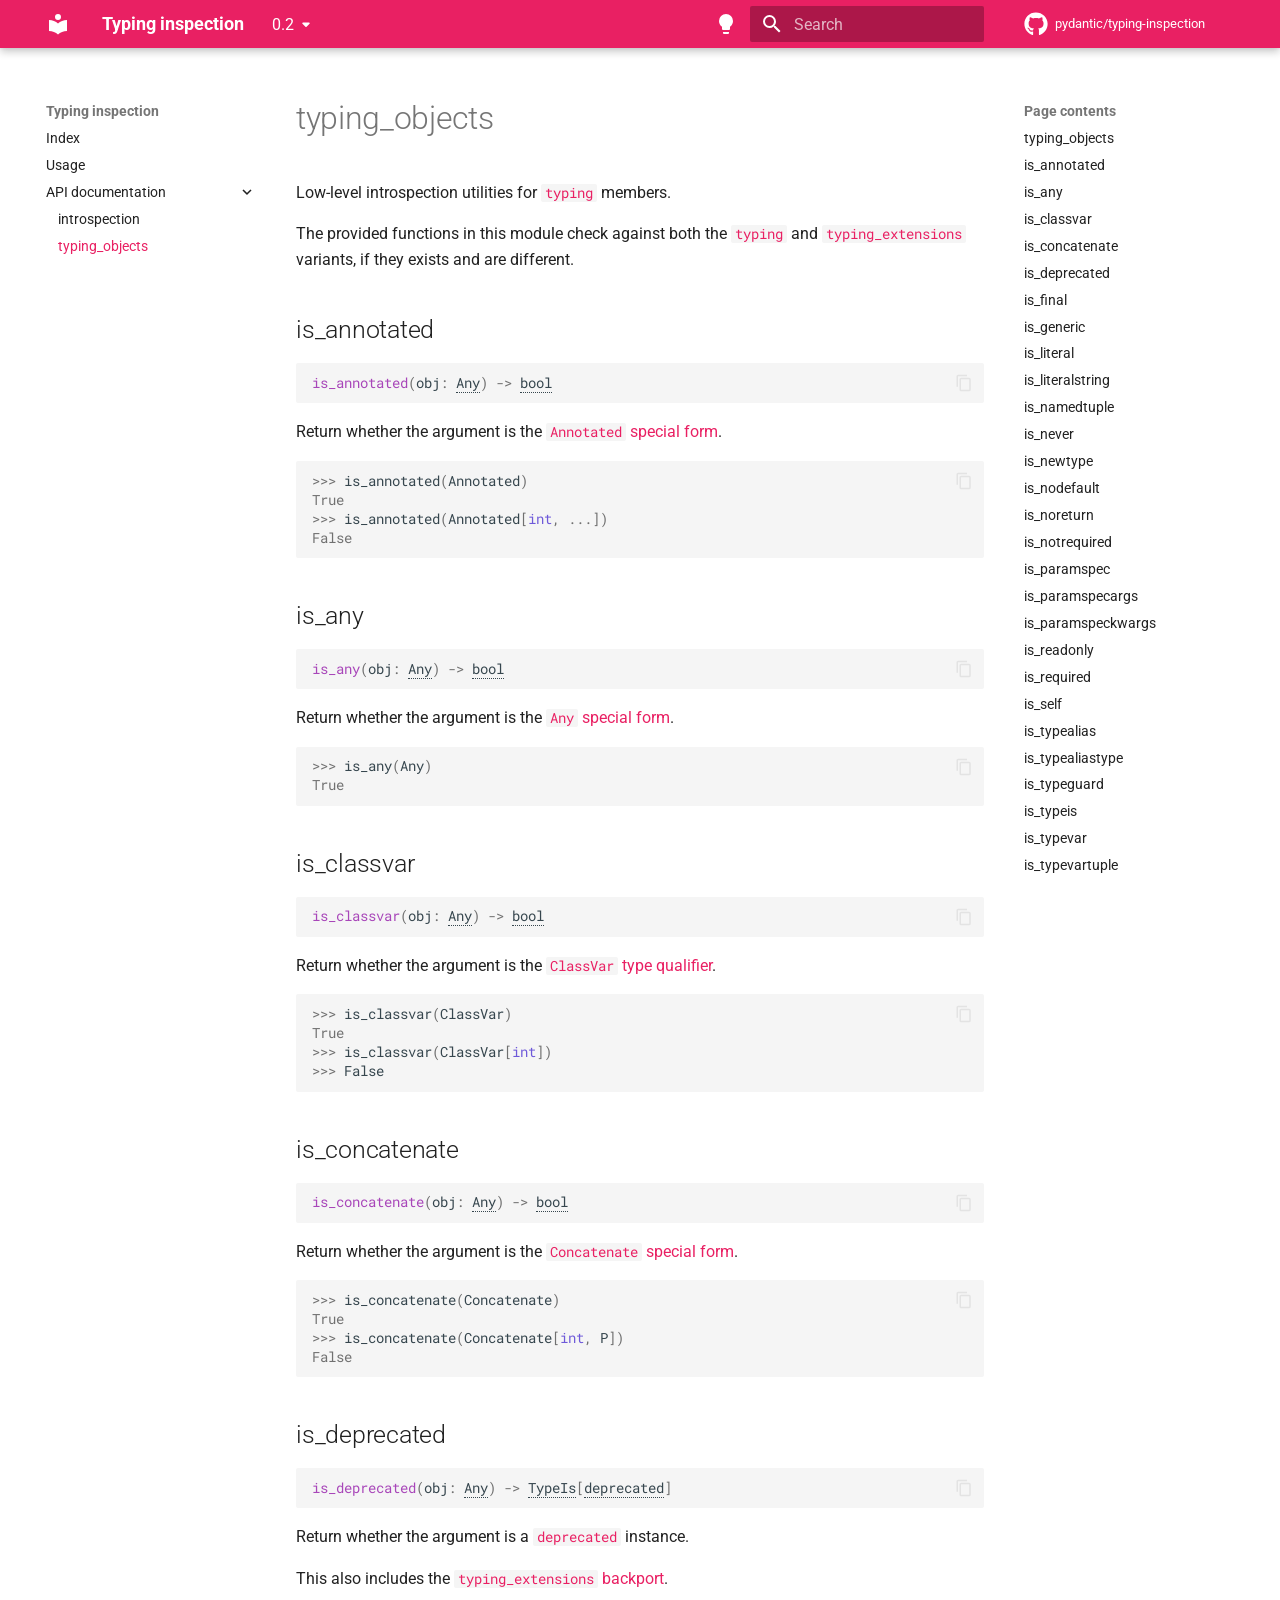
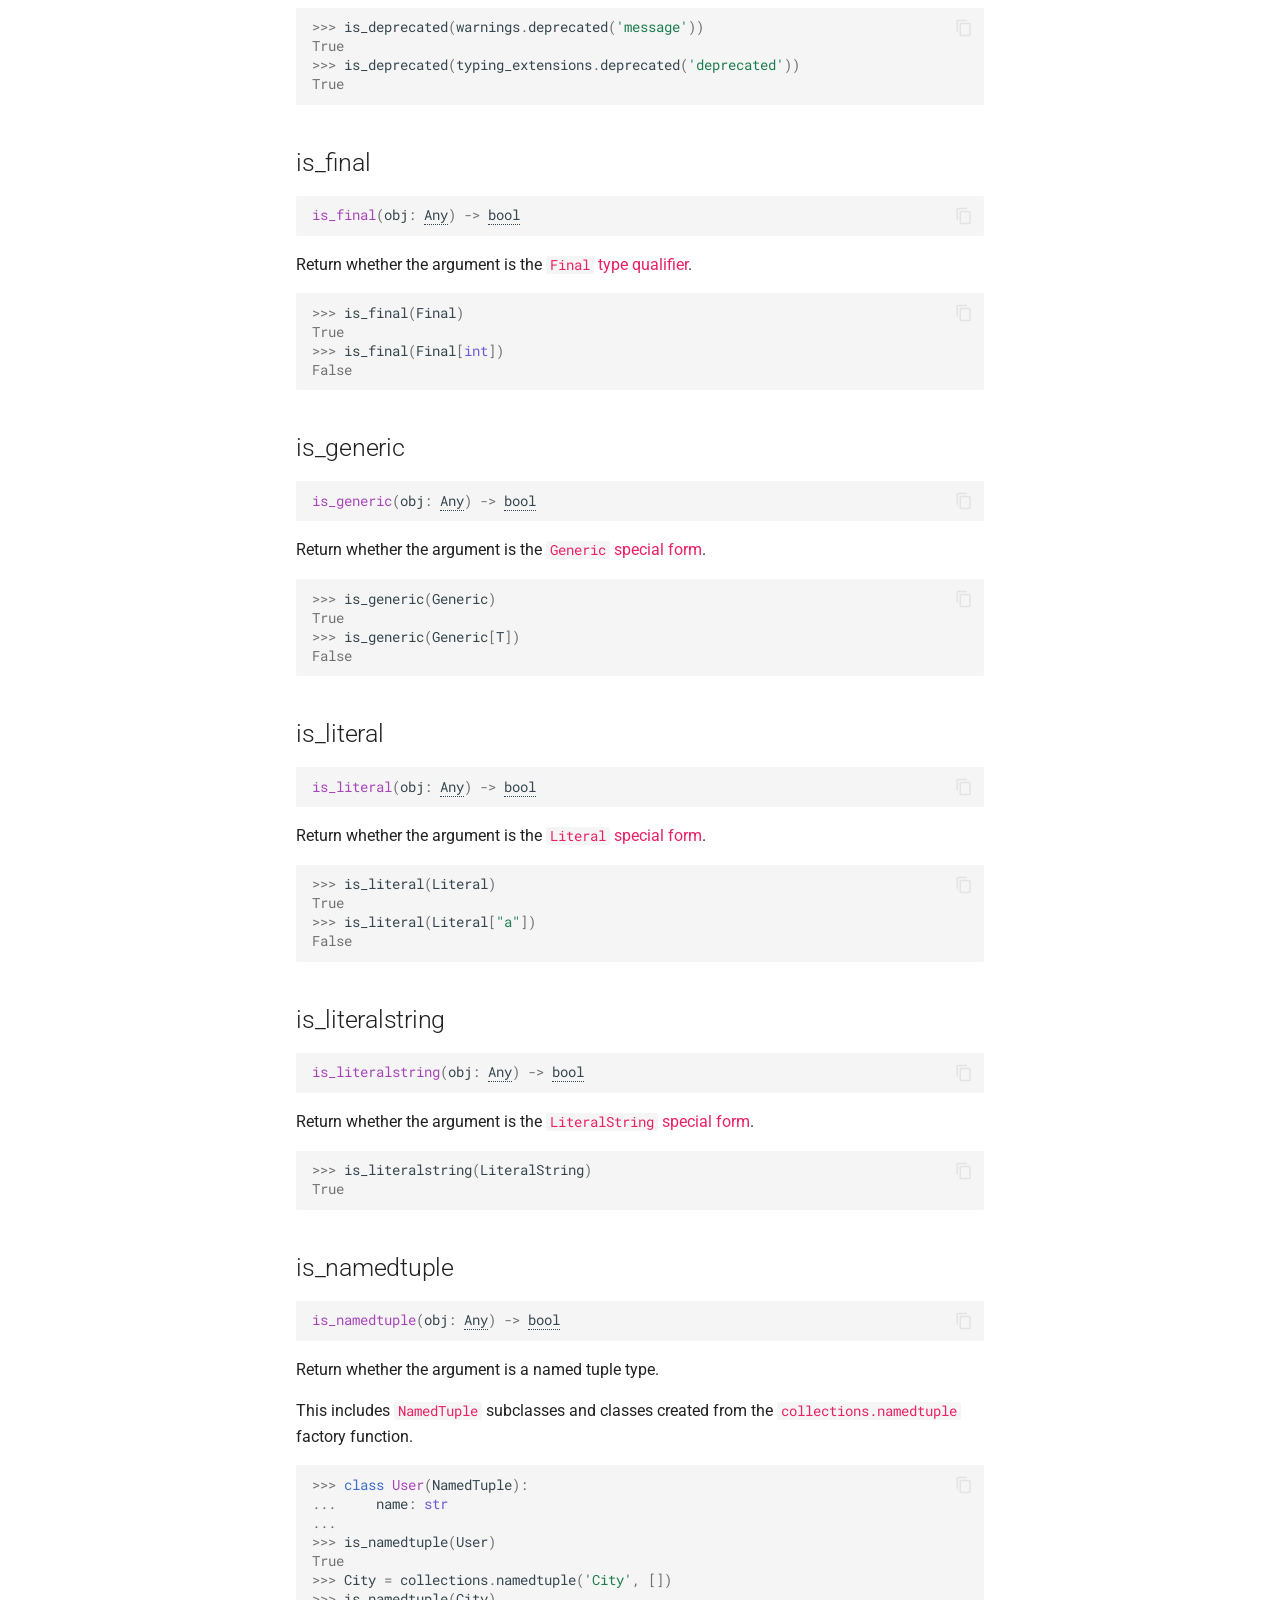
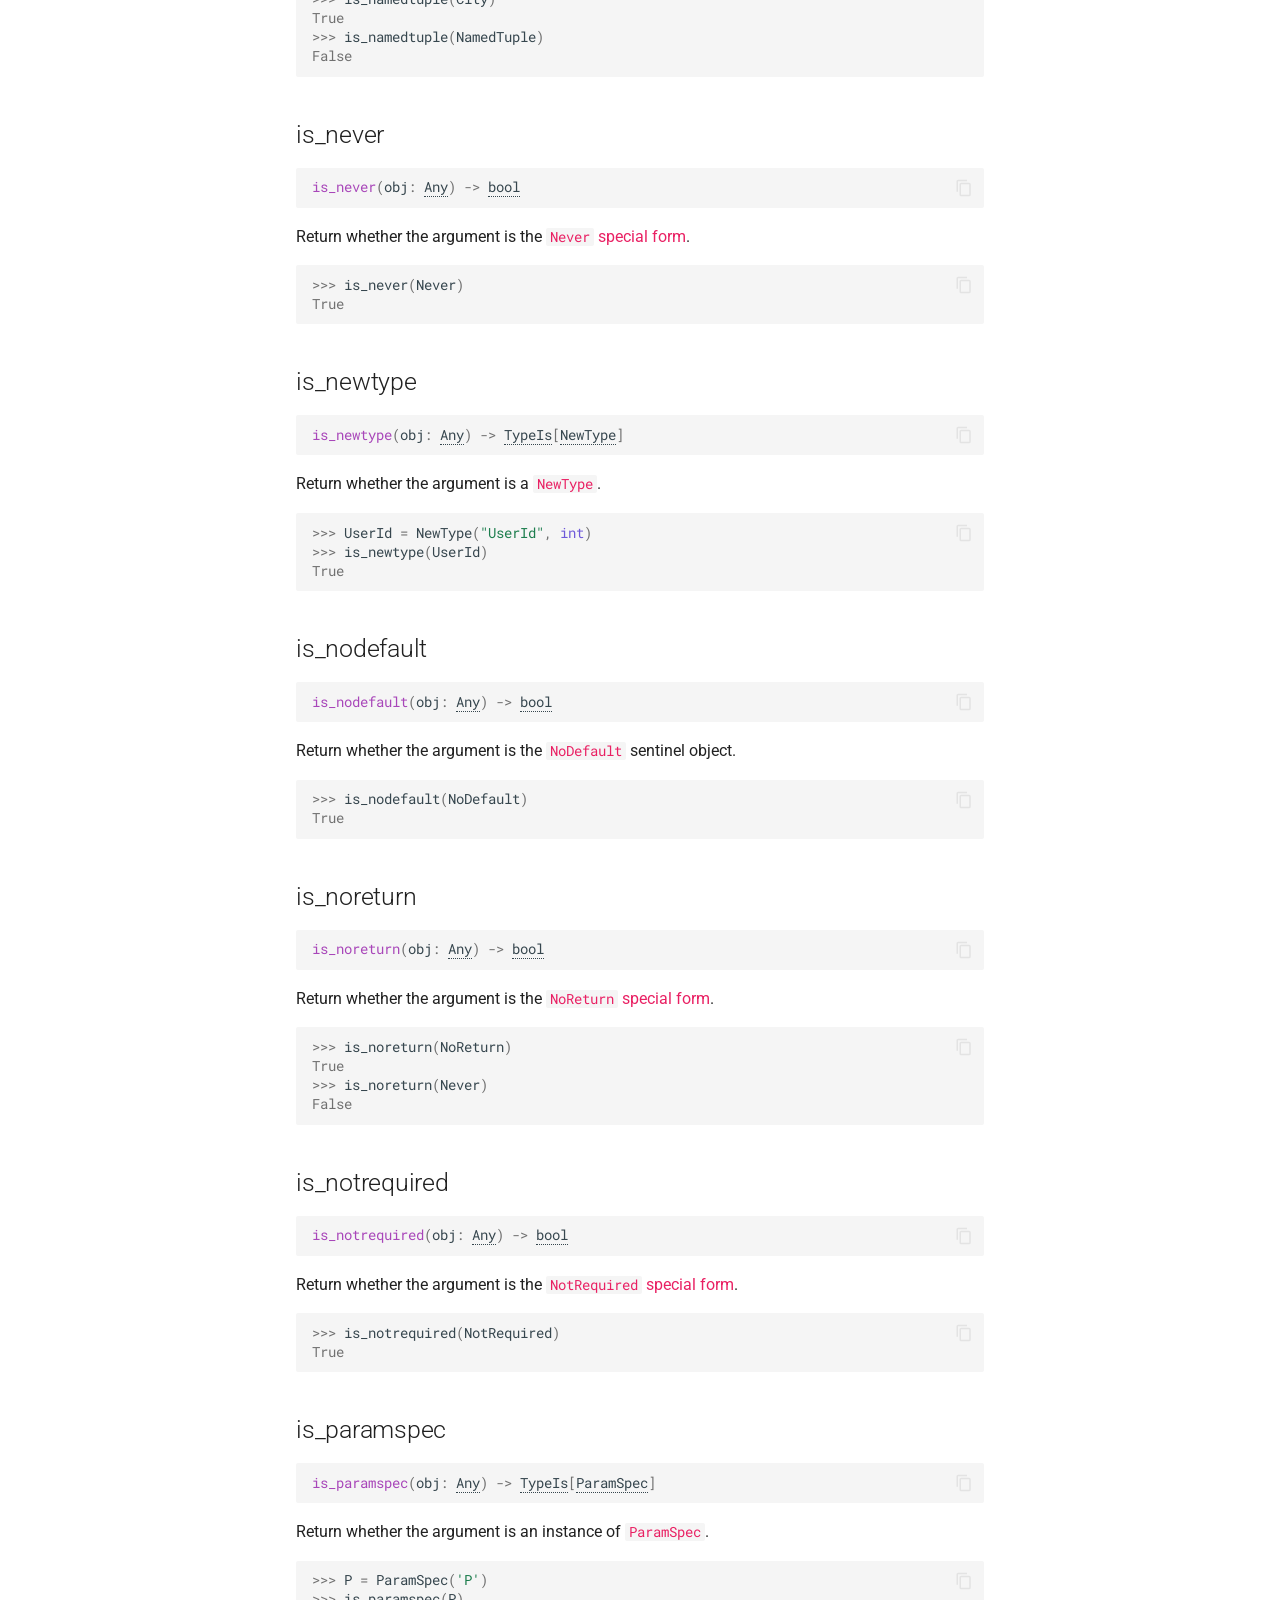
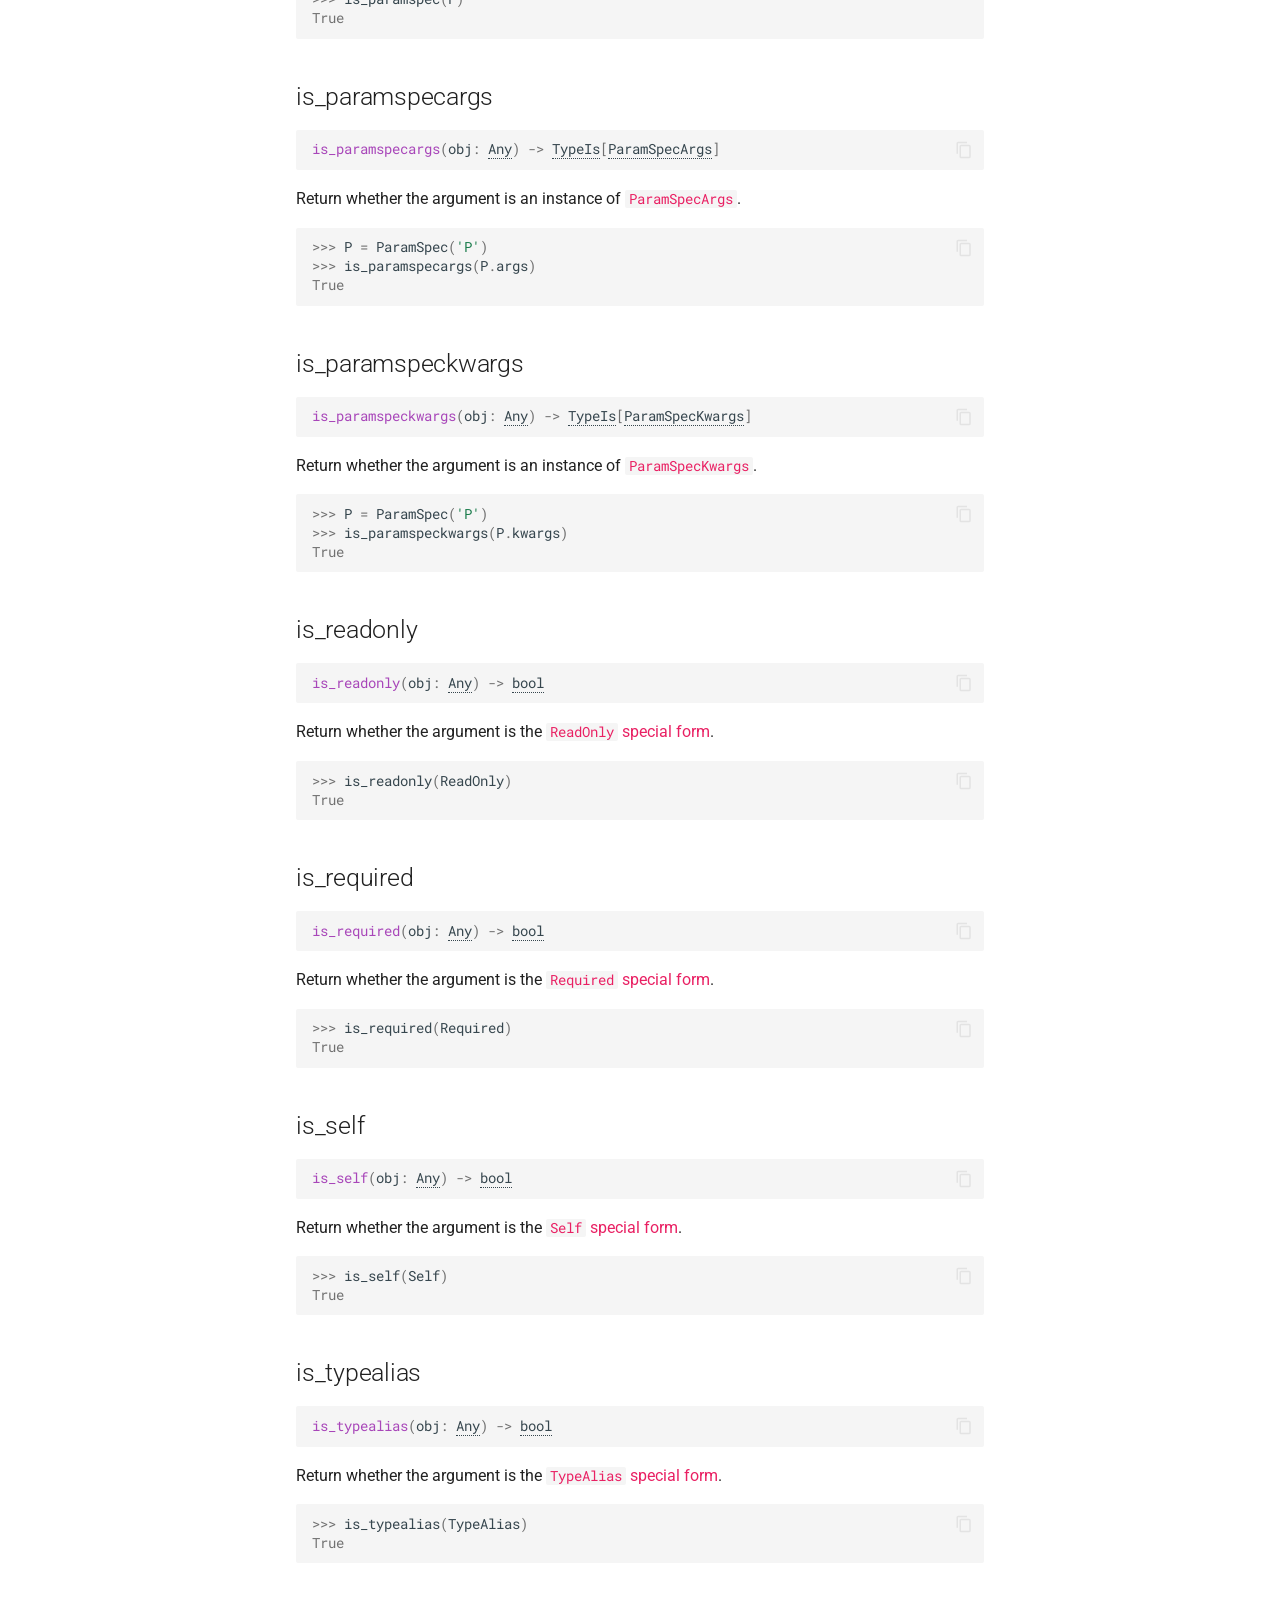
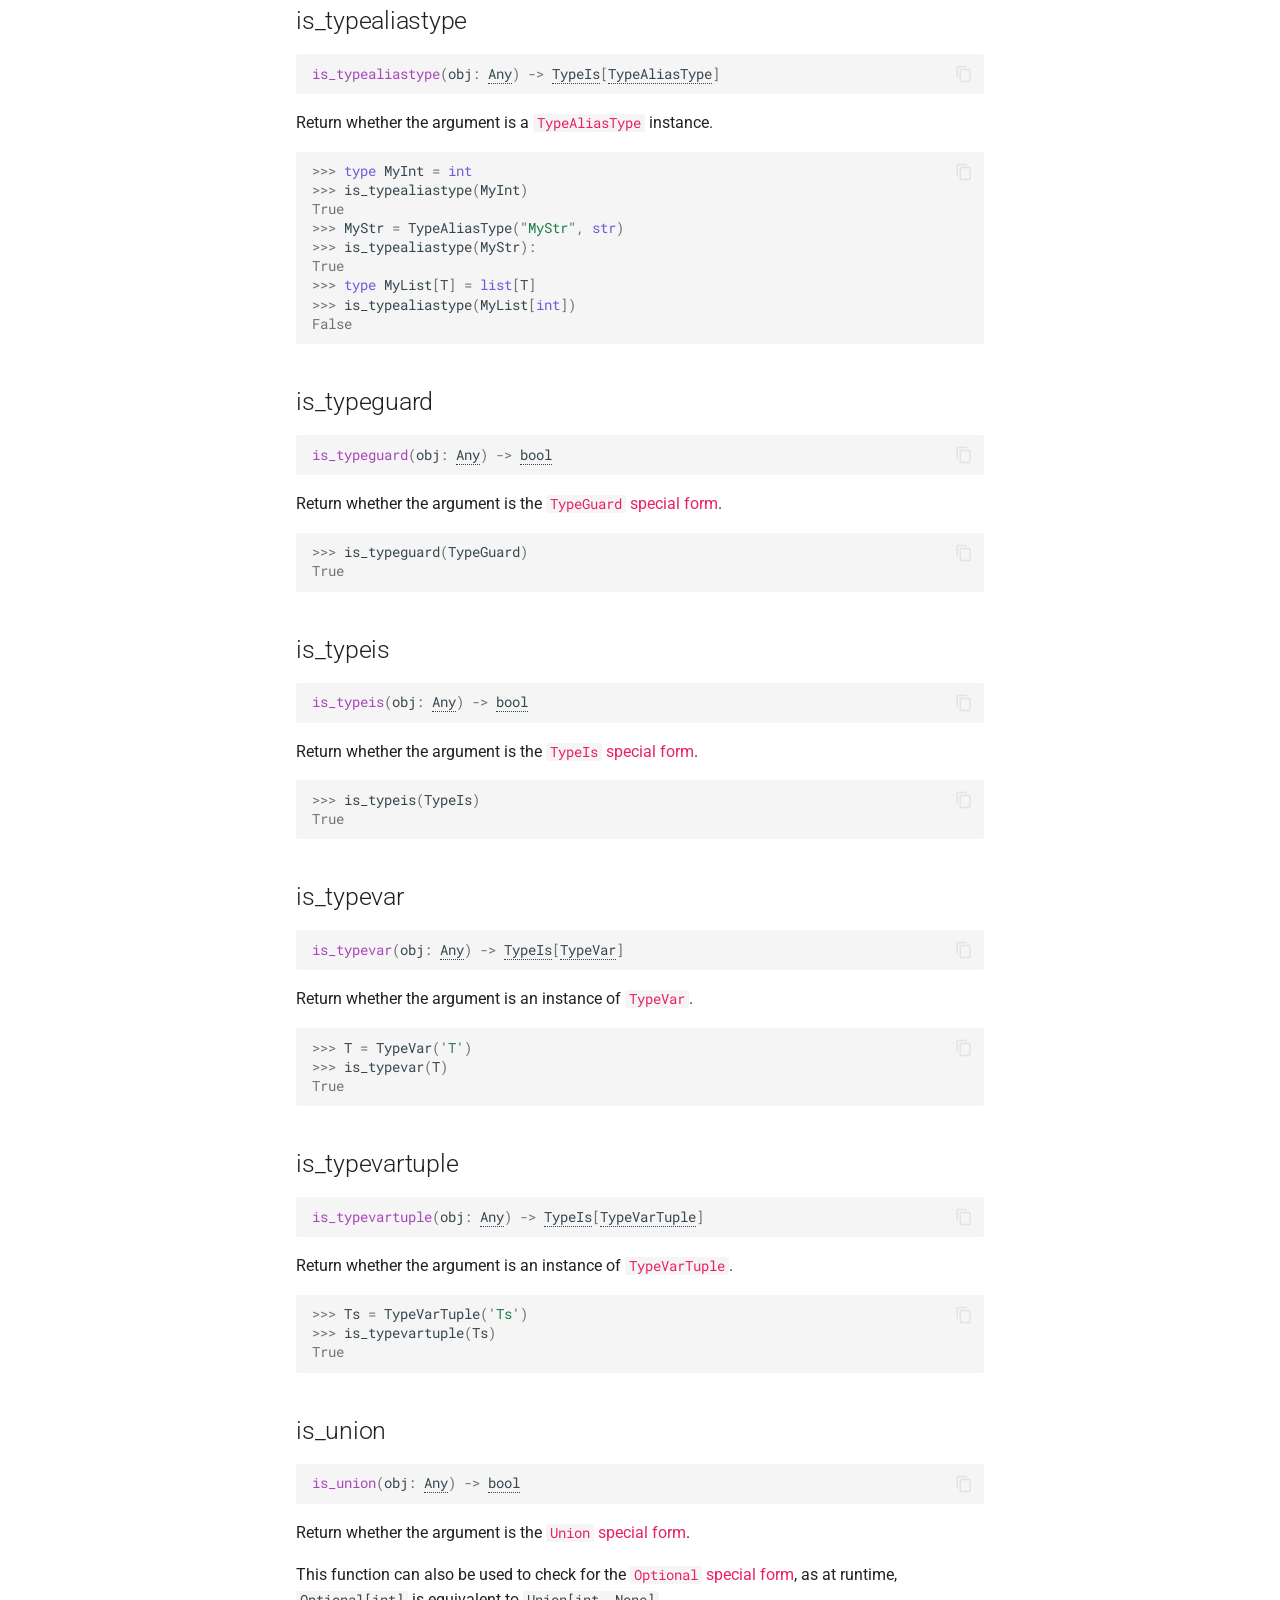
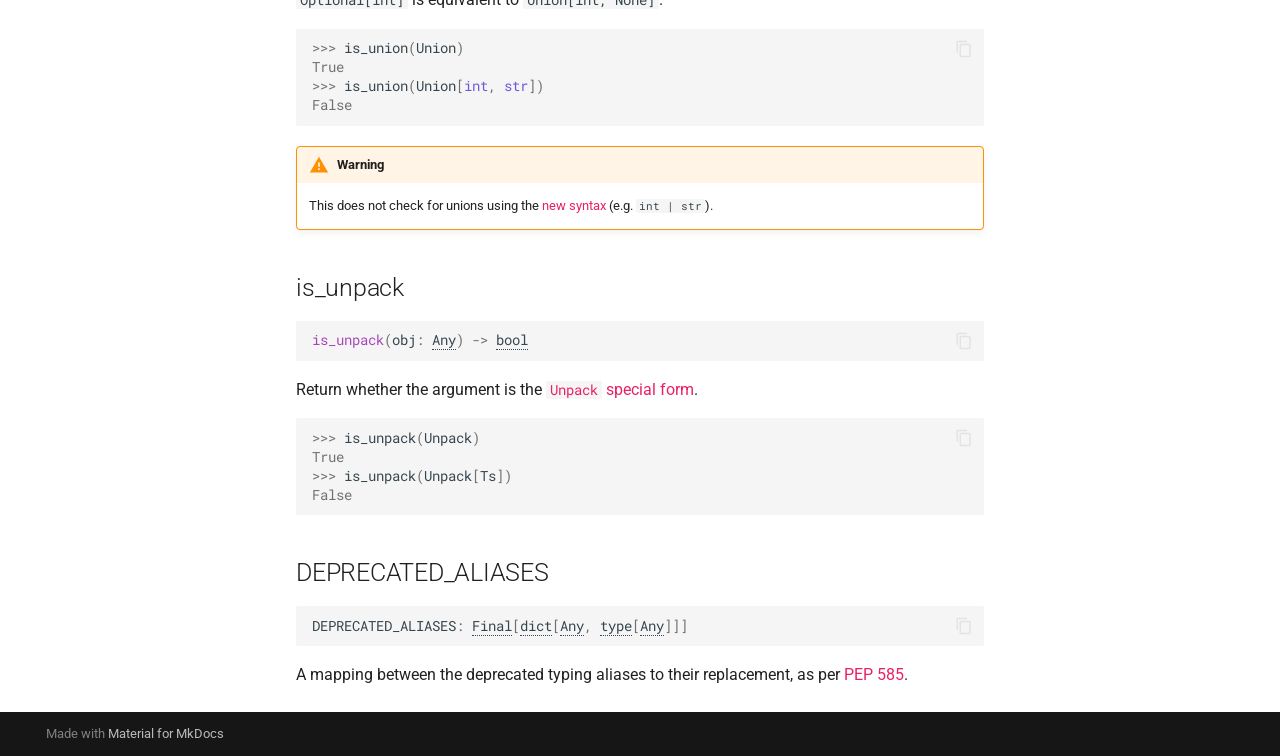
<file: 0.2/api/typing_objects/index.html>
<!doctype html>
<html lang="en" class="no-js">
  <head>
    
      <meta charset="utf-8">
      <meta name="viewport" content="width=device-width,initial-scale=1">
      
        <meta name="description" content="Runtime typing introspection tools">
      
      
      
        <link rel="canonical" href="https://pydantic.github.io/typing-inspection/latest/api/typing_objects/">
      
      
        <link rel="prev" href="../introspection/">
      
      
      
      <link rel="icon" href="../../assets/images/favicon.png">
      <meta name="generator" content="mkdocs-1.6.1, mkdocs-material-9.6.4">
    
    
      
        <title>typing_objects - Typing inspection</title>
      
    
    
      <link rel="stylesheet" href="../../assets/stylesheets/main.8608ea7d.min.css">
      
        
        <link rel="stylesheet" href="../../assets/stylesheets/palette.06af60db.min.css">
      
      


    
    
      
    
    
      
        
        
        <link rel="preconnect" href="https://fonts.gstatic.com" crossorigin>
        <link rel="stylesheet" href="https://fonts.googleapis.com/css?family=Roboto:300,300i,400,400i,700,700i%7CRoboto+Mono:400,400i,700,700i&display=fallback">
        <style>:root{--md-text-font:"Roboto";--md-code-font:"Roboto Mono"}</style>
      
    
    
      <link rel="stylesheet" href="../../assets/_mkdocstrings.css">
    
      <link rel="stylesheet" href="../../extra/tweaks.css">
    
    <script>__md_scope=new URL("../..",location),__md_hash=e=>[...e].reduce(((e,_)=>(e<<5)-e+_.charCodeAt(0)),0),__md_get=(e,_=localStorage,t=__md_scope)=>JSON.parse(_.getItem(t.pathname+"."+e)),__md_set=(e,_,t=localStorage,a=__md_scope)=>{try{t.setItem(a.pathname+"."+e,JSON.stringify(_))}catch(e){}}</script>
    
      

    
    
    
  </head>
  
  
    
    
      
    
    
    
    
    <body dir="ltr" data-md-color-scheme="default" data-md-color-primary="pink" data-md-color-accent="pink">
  
    
    <input class="md-toggle" data-md-toggle="drawer" type="checkbox" id="__drawer" autocomplete="off">
    <input class="md-toggle" data-md-toggle="search" type="checkbox" id="__search" autocomplete="off">
    <label class="md-overlay" for="__drawer"></label>
    <div data-md-component="skip">
      
        
        <a href="#typing_inspection.typing_objects" class="md-skip">
          Skip to content
        </a>
      
    </div>
    <div data-md-component="announce">
      
    </div>
    
      <div data-md-color-scheme="default" data-md-component="outdated" hidden>
        
      </div>
    
    
      

  

<header class="md-header md-header--shadow" data-md-component="header">
  <nav class="md-header__inner md-grid" aria-label="Header">
    <a href="../.." title="Typing inspection" class="md-header__button md-logo" aria-label="Typing inspection" data-md-component="logo">
      
  
  <svg xmlns="http://www.w3.org/2000/svg" viewBox="0 0 24 24"><path d="M12 8a3 3 0 0 0 3-3 3 3 0 0 0-3-3 3 3 0 0 0-3 3 3 3 0 0 0 3 3m0 3.54C9.64 9.35 6.5 8 3 8v11c3.5 0 6.64 1.35 9 3.54 2.36-2.19 5.5-3.54 9-3.54V8c-3.5 0-6.64 1.35-9 3.54"/></svg>

    </a>
    <label class="md-header__button md-icon" for="__drawer">
      
      <svg xmlns="http://www.w3.org/2000/svg" viewBox="0 0 24 24"><path d="M3 6h18v2H3zm0 5h18v2H3zm0 5h18v2H3z"/></svg>
    </label>
    <div class="md-header__title" data-md-component="header-title">
      <div class="md-header__ellipsis">
        <div class="md-header__topic">
          <span class="md-ellipsis">
            Typing inspection
          </span>
        </div>
        <div class="md-header__topic" data-md-component="header-topic">
          <span class="md-ellipsis">
            
              typing_objects
            
          </span>
        </div>
      </div>
    </div>
    
      
        <form class="md-header__option" data-md-component="palette">
  
    
    
    
    <input class="md-option" data-md-color-media="(prefers-color-scheme)" data-md-color-scheme="default" data-md-color-primary="pink" data-md-color-accent="pink"  aria-label="Switch to light mode"  type="radio" name="__palette" id="__palette_0">
    
      <label class="md-header__button md-icon" title="Switch to light mode" for="__palette_1" hidden>
        <svg xmlns="http://www.w3.org/2000/svg" viewBox="0 0 24 24"><path d="M12 2a7 7 0 0 0-7 7c0 2.38 1.19 4.47 3 5.74V17a1 1 0 0 0 1 1h6a1 1 0 0 0 1-1v-2.26c1.81-1.27 3-3.36 3-5.74a7 7 0 0 0-7-7M9 21a1 1 0 0 0 1 1h4a1 1 0 0 0 1-1v-1H9z"/></svg>
      </label>
    
  
    
    
    
    <input class="md-option" data-md-color-media="(prefers-color-scheme: light)" data-md-color-scheme="default" data-md-color-primary="pink" data-md-color-accent="pink"  aria-label="Switch to dark mode"  type="radio" name="__palette" id="__palette_1">
    
      <label class="md-header__button md-icon" title="Switch to dark mode" for="__palette_2" hidden>
        <svg xmlns="http://www.w3.org/2000/svg" viewBox="0 0 24 24"><path d="M12 2a7 7 0 0 1 7 7c0 2.38-1.19 4.47-3 5.74V17a1 1 0 0 1-1 1H9a1 1 0 0 1-1-1v-2.26C6.19 13.47 5 11.38 5 9a7 7 0 0 1 7-7M9 21v-1h6v1a1 1 0 0 1-1 1h-4a1 1 0 0 1-1-1m3-17a5 5 0 0 0-5 5c0 2.05 1.23 3.81 3 4.58V16h4v-2.42c1.77-.77 3-2.53 3-4.58a5 5 0 0 0-5-5"/></svg>
      </label>
    
  
    
    
    
    <input class="md-option" data-md-color-media="(prefers-color-scheme: dark)" data-md-color-scheme="slate" data-md-color-primary="pink" data-md-color-accent="pink"  aria-label="Switch to system preference"  type="radio" name="__palette" id="__palette_2">
    
      <label class="md-header__button md-icon" title="Switch to system preference" for="__palette_0" hidden>
        <svg xmlns="http://www.w3.org/2000/svg" viewBox="0 0 24 24"><path d="M9 2c3.87 0 7 3.13 7 7 0 2.38-1.19 4.47-3 5.74V17c0 .55-.45 1-1 1H6c-.55 0-1-.45-1-1v-2.26C3.19 13.47 2 11.38 2 9c0-3.87 3.13-7 7-7M6 21v-1h6v1c0 .55-.45 1-1 1H7c-.55 0-1-.45-1-1M9 4C6.24 4 4 6.24 4 9c0 2.05 1.23 3.81 3 4.58V16h4v-2.42c1.77-.77 3-2.53 3-4.58 0-2.76-2.24-5-5-5m10 9h-2l-3.2 9h1.9l.7-2h3.2l.7 2h1.9zm-2.15 5.65L18 15l1.15 3.65z"/></svg>
      </label>
    
  
</form>
      
    
    
      <script>var palette=__md_get("__palette");if(palette&&palette.color){if("(prefers-color-scheme)"===palette.color.media){var media=matchMedia("(prefers-color-scheme: light)"),input=document.querySelector(media.matches?"[data-md-color-media='(prefers-color-scheme: light)']":"[data-md-color-media='(prefers-color-scheme: dark)']");palette.color.media=input.getAttribute("data-md-color-media"),palette.color.scheme=input.getAttribute("data-md-color-scheme"),palette.color.primary=input.getAttribute("data-md-color-primary"),palette.color.accent=input.getAttribute("data-md-color-accent")}for(var[key,value]of Object.entries(palette.color))document.body.setAttribute("data-md-color-"+key,value)}</script>
    
    
    
      <label class="md-header__button md-icon" for="__search">
        
        <svg xmlns="http://www.w3.org/2000/svg" viewBox="0 0 24 24"><path d="M9.5 3A6.5 6.5 0 0 1 16 9.5c0 1.61-.59 3.09-1.56 4.23l.27.27h.79l5 5-1.5 1.5-5-5v-.79l-.27-.27A6.52 6.52 0 0 1 9.5 16 6.5 6.5 0 0 1 3 9.5 6.5 6.5 0 0 1 9.5 3m0 2C7 5 5 7 5 9.5S7 14 9.5 14 14 12 14 9.5 12 5 9.5 5"/></svg>
      </label>
      <div class="md-search" data-md-component="search" role="dialog">
  <label class="md-search__overlay" for="__search"></label>
  <div class="md-search__inner" role="search">
    <form class="md-search__form" name="search">
      <input type="text" class="md-search__input" name="query" aria-label="Search" placeholder="Search" autocapitalize="off" autocorrect="off" autocomplete="off" spellcheck="false" data-md-component="search-query" required>
      <label class="md-search__icon md-icon" for="__search">
        
        <svg xmlns="http://www.w3.org/2000/svg" viewBox="0 0 24 24"><path d="M9.5 3A6.5 6.5 0 0 1 16 9.5c0 1.61-.59 3.09-1.56 4.23l.27.27h.79l5 5-1.5 1.5-5-5v-.79l-.27-.27A6.52 6.52 0 0 1 9.5 16 6.5 6.5 0 0 1 3 9.5 6.5 6.5 0 0 1 9.5 3m0 2C7 5 5 7 5 9.5S7 14 9.5 14 14 12 14 9.5 12 5 9.5 5"/></svg>
        
        <svg xmlns="http://www.w3.org/2000/svg" viewBox="0 0 24 24"><path d="M20 11v2H8l5.5 5.5-1.42 1.42L4.16 12l7.92-7.92L13.5 5.5 8 11z"/></svg>
      </label>
      <nav class="md-search__options" aria-label="Search">
        
        <button type="reset" class="md-search__icon md-icon" title="Clear" aria-label="Clear" tabindex="-1">
          
          <svg xmlns="http://www.w3.org/2000/svg" viewBox="0 0 24 24"><path d="M19 6.41 17.59 5 12 10.59 6.41 5 5 6.41 10.59 12 5 17.59 6.41 19 12 13.41 17.59 19 19 17.59 13.41 12z"/></svg>
        </button>
      </nav>
      
    </form>
    <div class="md-search__output">
      <div class="md-search__scrollwrap" tabindex="0" data-md-scrollfix>
        <div class="md-search-result" data-md-component="search-result">
          <div class="md-search-result__meta">
            Initializing search
          </div>
          <ol class="md-search-result__list" role="presentation"></ol>
        </div>
      </div>
    </div>
  </div>
</div>
    
    
      <div class="md-header__source">
        <a href="https://github.com/pydantic/typing-inspection" title="Go to repository" class="md-source" data-md-component="source">
  <div class="md-source__icon md-icon">
    
    <svg xmlns="http://www.w3.org/2000/svg" viewBox="0 0 496 512"><!--! Font Awesome Free 6.7.2 by @fontawesome - https://fontawesome.com License - https://fontawesome.com/license/free (Icons: CC BY 4.0, Fonts: SIL OFL 1.1, Code: MIT License) Copyright 2024 Fonticons, Inc.--><path d="M165.9 397.4c0 2-2.3 3.6-5.2 3.6-3.3.3-5.6-1.3-5.6-3.6 0-2 2.3-3.6 5.2-3.6 3-.3 5.6 1.3 5.6 3.6m-31.1-4.5c-.7 2 1.3 4.3 4.3 4.9 2.6 1 5.6 0 6.2-2s-1.3-4.3-4.3-5.2c-2.6-.7-5.5.3-6.2 2.3m44.2-1.7c-2.9.7-4.9 2.6-4.6 4.9.3 2 2.9 3.3 5.9 2.6 2.9-.7 4.9-2.6 4.6-4.6-.3-1.9-3-3.2-5.9-2.9M244.8 8C106.1 8 0 113.3 0 252c0 110.9 69.8 205.8 169.5 239.2 12.8 2.3 17.3-5.6 17.3-12.1 0-6.2-.3-40.4-.3-61.4 0 0-70 15-84.7-29.8 0 0-11.4-29.1-27.8-36.6 0 0-22.9-15.7 1.6-15.4 0 0 24.9 2 38.6 25.8 21.9 38.6 58.6 27.5 72.9 20.9 2.3-16 8.8-27.1 16-33.7-55.9-6.2-112.3-14.3-112.3-110.5 0-27.5 7.6-41.3 23.6-58.9-2.6-6.5-11.1-33.3 2.6-67.9 20.9-6.5 69 27 69 27 20-5.6 41.5-8.5 62.8-8.5s42.8 2.9 62.8 8.5c0 0 48.1-33.6 69-27 13.7 34.7 5.2 61.4 2.6 67.9 16 17.7 25.8 31.5 25.8 58.9 0 96.5-58.9 104.2-114.8 110.5 9.2 7.9 17 22.9 17 46.4 0 33.7-.3 75.4-.3 83.6 0 6.5 4.6 14.4 17.3 12.1C428.2 457.8 496 362.9 496 252 496 113.3 383.5 8 244.8 8M97.2 352.9c-1.3 1-1 3.3.7 5.2 1.6 1.6 3.9 2.3 5.2 1 1.3-1 1-3.3-.7-5.2-1.6-1.6-3.9-2.3-5.2-1m-10.8-8.1c-.7 1.3.3 2.9 2.3 3.9 1.6 1 3.6.7 4.3-.7.7-1.3-.3-2.9-2.3-3.9-2-.6-3.6-.3-4.3.7m32.4 35.6c-1.6 1.3-1 4.3 1.3 6.2 2.3 2.3 5.2 2.6 6.5 1 1.3-1.3.7-4.3-1.3-6.2-2.2-2.3-5.2-2.6-6.5-1m-11.4-14.7c-1.6 1-1.6 3.6 0 5.9s4.3 3.3 5.6 2.3c1.6-1.3 1.6-3.9 0-6.2-1.4-2.3-4-3.3-5.6-2"/></svg>
  </div>
  <div class="md-source__repository">
    pydantic/typing-inspection
  </div>
</a>
      </div>
    
  </nav>
  
</header>
    
    <div class="md-container" data-md-component="container">
      
      
        
          
        
      
      <main class="md-main" data-md-component="main">
        <div class="md-main__inner md-grid">
          
            
              
              <div class="md-sidebar md-sidebar--primary" data-md-component="sidebar" data-md-type="navigation" >
                <div class="md-sidebar__scrollwrap">
                  <div class="md-sidebar__inner">
                    



<nav class="md-nav md-nav--primary" aria-label="Navigation" data-md-level="0">
  <label class="md-nav__title" for="__drawer">
    <a href="../.." title="Typing inspection" class="md-nav__button md-logo" aria-label="Typing inspection" data-md-component="logo">
      
  
  <svg xmlns="http://www.w3.org/2000/svg" viewBox="0 0 24 24"><path d="M12 8a3 3 0 0 0 3-3 3 3 0 0 0-3-3 3 3 0 0 0-3 3 3 3 0 0 0 3 3m0 3.54C9.64 9.35 6.5 8 3 8v11c3.5 0 6.64 1.35 9 3.54 2.36-2.19 5.5-3.54 9-3.54V8c-3.5 0-6.64 1.35-9 3.54"/></svg>

    </a>
    Typing inspection
  </label>
  
    <div class="md-nav__source">
      <a href="https://github.com/pydantic/typing-inspection" title="Go to repository" class="md-source" data-md-component="source">
  <div class="md-source__icon md-icon">
    
    <svg xmlns="http://www.w3.org/2000/svg" viewBox="0 0 496 512"><!--! Font Awesome Free 6.7.2 by @fontawesome - https://fontawesome.com License - https://fontawesome.com/license/free (Icons: CC BY 4.0, Fonts: SIL OFL 1.1, Code: MIT License) Copyright 2024 Fonticons, Inc.--><path d="M165.9 397.4c0 2-2.3 3.6-5.2 3.6-3.3.3-5.6-1.3-5.6-3.6 0-2 2.3-3.6 5.2-3.6 3-.3 5.6 1.3 5.6 3.6m-31.1-4.5c-.7 2 1.3 4.3 4.3 4.9 2.6 1 5.6 0 6.2-2s-1.3-4.3-4.3-5.2c-2.6-.7-5.5.3-6.2 2.3m44.2-1.7c-2.9.7-4.9 2.6-4.6 4.9.3 2 2.9 3.3 5.9 2.6 2.9-.7 4.9-2.6 4.6-4.6-.3-1.9-3-3.2-5.9-2.9M244.8 8C106.1 8 0 113.3 0 252c0 110.9 69.8 205.8 169.5 239.2 12.8 2.3 17.3-5.6 17.3-12.1 0-6.2-.3-40.4-.3-61.4 0 0-70 15-84.7-29.8 0 0-11.4-29.1-27.8-36.6 0 0-22.9-15.7 1.6-15.4 0 0 24.9 2 38.6 25.8 21.9 38.6 58.6 27.5 72.9 20.9 2.3-16 8.8-27.1 16-33.7-55.9-6.2-112.3-14.3-112.3-110.5 0-27.5 7.6-41.3 23.6-58.9-2.6-6.5-11.1-33.3 2.6-67.9 20.9-6.5 69 27 69 27 20-5.6 41.5-8.5 62.8-8.5s42.8 2.9 62.8 8.5c0 0 48.1-33.6 69-27 13.7 34.7 5.2 61.4 2.6 67.9 16 17.7 25.8 31.5 25.8 58.9 0 96.5-58.9 104.2-114.8 110.5 9.2 7.9 17 22.9 17 46.4 0 33.7-.3 75.4-.3 83.6 0 6.5 4.6 14.4 17.3 12.1C428.2 457.8 496 362.9 496 252 496 113.3 383.5 8 244.8 8M97.2 352.9c-1.3 1-1 3.3.7 5.2 1.6 1.6 3.9 2.3 5.2 1 1.3-1 1-3.3-.7-5.2-1.6-1.6-3.9-2.3-5.2-1m-10.8-8.1c-.7 1.3.3 2.9 2.3 3.9 1.6 1 3.6.7 4.3-.7.7-1.3-.3-2.9-2.3-3.9-2-.6-3.6-.3-4.3.7m32.4 35.6c-1.6 1.3-1 4.3 1.3 6.2 2.3 2.3 5.2 2.6 6.5 1 1.3-1.3.7-4.3-1.3-6.2-2.2-2.3-5.2-2.6-6.5-1m-11.4-14.7c-1.6 1-1.6 3.6 0 5.9s4.3 3.3 5.6 2.3c1.6-1.3 1.6-3.9 0-6.2-1.4-2.3-4-3.3-5.6-2"/></svg>
  </div>
  <div class="md-source__repository">
    pydantic/typing-inspection
  </div>
</a>
    </div>
  
  <ul class="md-nav__list" data-md-scrollfix>
    
      
      
  
  
  
  
    <li class="md-nav__item">
      <a href="../.." class="md-nav__link">
        
  
  <span class="md-ellipsis">
    Index
    
  </span>
  

      </a>
    </li>
  

    
      
      
  
  
  
  
    <li class="md-nav__item">
      <a href="../../usage/" class="md-nav__link">
        
  
  <span class="md-ellipsis">
    Usage
    
  </span>
  

      </a>
    </li>
  

    
      
      
  
  
    
  
  
  
    
    
    
    
    <li class="md-nav__item md-nav__item--active md-nav__item--nested">
      
        
        
        <input class="md-nav__toggle md-toggle " type="checkbox" id="__nav_3" checked>
        
          
          <label class="md-nav__link" for="__nav_3" id="__nav_3_label" tabindex="0">
            
  
  <span class="md-ellipsis">
    API documentation
    
  </span>
  

            <span class="md-nav__icon md-icon"></span>
          </label>
        
        <nav class="md-nav" data-md-level="1" aria-labelledby="__nav_3_label" aria-expanded="true">
          <label class="md-nav__title" for="__nav_3">
            <span class="md-nav__icon md-icon"></span>
            API documentation
          </label>
          <ul class="md-nav__list" data-md-scrollfix>
            
              
                
  
  
  
  
    <li class="md-nav__item">
      <a href="../introspection/" class="md-nav__link">
        
  
  <span class="md-ellipsis">
    introspection
    
  </span>
  

      </a>
    </li>
  

              
            
              
                
  
  
    
  
  
  
    <li class="md-nav__item md-nav__item--active">
      
      <input class="md-nav__toggle md-toggle" type="checkbox" id="__toc">
      
      
      
        <label class="md-nav__link md-nav__link--active" for="__toc">
          
  
  <span class="md-ellipsis">
    typing_objects
    
  </span>
  

          <span class="md-nav__icon md-icon"></span>
        </label>
      
      <a href="./" class="md-nav__link md-nav__link--active">
        
  
  <span class="md-ellipsis">
    typing_objects
    
  </span>
  

      </a>
      
        

  

<nav class="md-nav md-nav--secondary" aria-label="Page contents">
  
  
  
  
    <label class="md-nav__title" for="__toc">
      <span class="md-nav__icon md-icon"></span>
      Page contents
    </label>
    <ul class="md-nav__list" data-md-component="toc" data-md-scrollfix>
      
        <li class="md-nav__item">
  <a href="#typing_inspection.typing_objects" class="md-nav__link">
    <span class="md-ellipsis">
      typing_objects
    </span>
  </a>
  
</li>
      
        <li class="md-nav__item">
  <a href="#typing_inspection.typing_objects.is_annotated" class="md-nav__link">
    <span class="md-ellipsis">
      is_annotated
    </span>
  </a>
  
</li>
      
        <li class="md-nav__item">
  <a href="#typing_inspection.typing_objects.is_any" class="md-nav__link">
    <span class="md-ellipsis">
      is_any
    </span>
  </a>
  
</li>
      
        <li class="md-nav__item">
  <a href="#typing_inspection.typing_objects.is_classvar" class="md-nav__link">
    <span class="md-ellipsis">
      is_classvar
    </span>
  </a>
  
</li>
      
        <li class="md-nav__item">
  <a href="#typing_inspection.typing_objects.is_concatenate" class="md-nav__link">
    <span class="md-ellipsis">
      is_concatenate
    </span>
  </a>
  
</li>
      
        <li class="md-nav__item">
  <a href="#typing_inspection.typing_objects.is_deprecated" class="md-nav__link">
    <span class="md-ellipsis">
      is_deprecated
    </span>
  </a>
  
</li>
      
        <li class="md-nav__item">
  <a href="#typing_inspection.typing_objects.is_final" class="md-nav__link">
    <span class="md-ellipsis">
      is_final
    </span>
  </a>
  
</li>
      
        <li class="md-nav__item">
  <a href="#typing_inspection.typing_objects.is_generic" class="md-nav__link">
    <span class="md-ellipsis">
      is_generic
    </span>
  </a>
  
</li>
      
        <li class="md-nav__item">
  <a href="#typing_inspection.typing_objects.is_literal" class="md-nav__link">
    <span class="md-ellipsis">
      is_literal
    </span>
  </a>
  
</li>
      
        <li class="md-nav__item">
  <a href="#typing_inspection.typing_objects.is_literalstring" class="md-nav__link">
    <span class="md-ellipsis">
      is_literalstring
    </span>
  </a>
  
</li>
      
        <li class="md-nav__item">
  <a href="#typing_inspection.typing_objects.is_namedtuple" class="md-nav__link">
    <span class="md-ellipsis">
      is_namedtuple
    </span>
  </a>
  
</li>
      
        <li class="md-nav__item">
  <a href="#typing_inspection.typing_objects.is_never" class="md-nav__link">
    <span class="md-ellipsis">
      is_never
    </span>
  </a>
  
</li>
      
        <li class="md-nav__item">
  <a href="#typing_inspection.typing_objects.is_newtype" class="md-nav__link">
    <span class="md-ellipsis">
      is_newtype
    </span>
  </a>
  
</li>
      
        <li class="md-nav__item">
  <a href="#typing_inspection.typing_objects.is_nodefault" class="md-nav__link">
    <span class="md-ellipsis">
      is_nodefault
    </span>
  </a>
  
</li>
      
        <li class="md-nav__item">
  <a href="#typing_inspection.typing_objects.is_noreturn" class="md-nav__link">
    <span class="md-ellipsis">
      is_noreturn
    </span>
  </a>
  
</li>
      
        <li class="md-nav__item">
  <a href="#typing_inspection.typing_objects.is_notrequired" class="md-nav__link">
    <span class="md-ellipsis">
      is_notrequired
    </span>
  </a>
  
</li>
      
        <li class="md-nav__item">
  <a href="#typing_inspection.typing_objects.is_paramspec" class="md-nav__link">
    <span class="md-ellipsis">
      is_paramspec
    </span>
  </a>
  
</li>
      
        <li class="md-nav__item">
  <a href="#typing_inspection.typing_objects.is_paramspecargs" class="md-nav__link">
    <span class="md-ellipsis">
      is_paramspecargs
    </span>
  </a>
  
</li>
      
        <li class="md-nav__item">
  <a href="#typing_inspection.typing_objects.is_paramspeckwargs" class="md-nav__link">
    <span class="md-ellipsis">
      is_paramspeckwargs
    </span>
  </a>
  
</li>
      
        <li class="md-nav__item">
  <a href="#typing_inspection.typing_objects.is_readonly" class="md-nav__link">
    <span class="md-ellipsis">
      is_readonly
    </span>
  </a>
  
</li>
      
        <li class="md-nav__item">
  <a href="#typing_inspection.typing_objects.is_required" class="md-nav__link">
    <span class="md-ellipsis">
      is_required
    </span>
  </a>
  
</li>
      
        <li class="md-nav__item">
  <a href="#typing_inspection.typing_objects.is_self" class="md-nav__link">
    <span class="md-ellipsis">
      is_self
    </span>
  </a>
  
</li>
      
        <li class="md-nav__item">
  <a href="#typing_inspection.typing_objects.is_typealias" class="md-nav__link">
    <span class="md-ellipsis">
      is_typealias
    </span>
  </a>
  
</li>
      
        <li class="md-nav__item">
  <a href="#typing_inspection.typing_objects.is_typealiastype" class="md-nav__link">
    <span class="md-ellipsis">
      is_typealiastype
    </span>
  </a>
  
</li>
      
        <li class="md-nav__item">
  <a href="#typing_inspection.typing_objects.is_typeguard" class="md-nav__link">
    <span class="md-ellipsis">
      is_typeguard
    </span>
  </a>
  
</li>
      
        <li class="md-nav__item">
  <a href="#typing_inspection.typing_objects.is_typeis" class="md-nav__link">
    <span class="md-ellipsis">
      is_typeis
    </span>
  </a>
  
</li>
      
        <li class="md-nav__item">
  <a href="#typing_inspection.typing_objects.is_typevar" class="md-nav__link">
    <span class="md-ellipsis">
      is_typevar
    </span>
  </a>
  
</li>
      
        <li class="md-nav__item">
  <a href="#typing_inspection.typing_objects.is_typevartuple" class="md-nav__link">
    <span class="md-ellipsis">
      is_typevartuple
    </span>
  </a>
  
</li>
      
        <li class="md-nav__item">
  <a href="#typing_inspection.typing_objects.is_union" class="md-nav__link">
    <span class="md-ellipsis">
      is_union
    </span>
  </a>
  
</li>
      
        <li class="md-nav__item">
  <a href="#typing_inspection.typing_objects.is_unpack" class="md-nav__link">
    <span class="md-ellipsis">
      is_unpack
    </span>
  </a>
  
</li>
      
        <li class="md-nav__item">
  <a href="#typing_inspection.typing_objects.DEPRECATED_ALIASES" class="md-nav__link">
    <span class="md-ellipsis">
      DEPRECATED_ALIASES
    </span>
  </a>
  
</li>
      
    </ul>
  
</nav>
      
    </li>
  

              
            
          </ul>
        </nav>
      
    </li>
  

    
  </ul>
</nav>
                  </div>
                </div>
              </div>
            
            
              
              <div class="md-sidebar md-sidebar--secondary" data-md-component="sidebar" data-md-type="toc" >
                <div class="md-sidebar__scrollwrap">
                  <div class="md-sidebar__inner">
                    

  

<nav class="md-nav md-nav--secondary" aria-label="Page contents">
  
  
  
  
    <label class="md-nav__title" for="__toc">
      <span class="md-nav__icon md-icon"></span>
      Page contents
    </label>
    <ul class="md-nav__list" data-md-component="toc" data-md-scrollfix>
      
        <li class="md-nav__item">
  <a href="#typing_inspection.typing_objects" class="md-nav__link">
    <span class="md-ellipsis">
      typing_objects
    </span>
  </a>
  
</li>
      
        <li class="md-nav__item">
  <a href="#typing_inspection.typing_objects.is_annotated" class="md-nav__link">
    <span class="md-ellipsis">
      is_annotated
    </span>
  </a>
  
</li>
      
        <li class="md-nav__item">
  <a href="#typing_inspection.typing_objects.is_any" class="md-nav__link">
    <span class="md-ellipsis">
      is_any
    </span>
  </a>
  
</li>
      
        <li class="md-nav__item">
  <a href="#typing_inspection.typing_objects.is_classvar" class="md-nav__link">
    <span class="md-ellipsis">
      is_classvar
    </span>
  </a>
  
</li>
      
        <li class="md-nav__item">
  <a href="#typing_inspection.typing_objects.is_concatenate" class="md-nav__link">
    <span class="md-ellipsis">
      is_concatenate
    </span>
  </a>
  
</li>
      
        <li class="md-nav__item">
  <a href="#typing_inspection.typing_objects.is_deprecated" class="md-nav__link">
    <span class="md-ellipsis">
      is_deprecated
    </span>
  </a>
  
</li>
      
        <li class="md-nav__item">
  <a href="#typing_inspection.typing_objects.is_final" class="md-nav__link">
    <span class="md-ellipsis">
      is_final
    </span>
  </a>
  
</li>
      
        <li class="md-nav__item">
  <a href="#typing_inspection.typing_objects.is_generic" class="md-nav__link">
    <span class="md-ellipsis">
      is_generic
    </span>
  </a>
  
</li>
      
        <li class="md-nav__item">
  <a href="#typing_inspection.typing_objects.is_literal" class="md-nav__link">
    <span class="md-ellipsis">
      is_literal
    </span>
  </a>
  
</li>
      
        <li class="md-nav__item">
  <a href="#typing_inspection.typing_objects.is_literalstring" class="md-nav__link">
    <span class="md-ellipsis">
      is_literalstring
    </span>
  </a>
  
</li>
      
        <li class="md-nav__item">
  <a href="#typing_inspection.typing_objects.is_namedtuple" class="md-nav__link">
    <span class="md-ellipsis">
      is_namedtuple
    </span>
  </a>
  
</li>
      
        <li class="md-nav__item">
  <a href="#typing_inspection.typing_objects.is_never" class="md-nav__link">
    <span class="md-ellipsis">
      is_never
    </span>
  </a>
  
</li>
      
        <li class="md-nav__item">
  <a href="#typing_inspection.typing_objects.is_newtype" class="md-nav__link">
    <span class="md-ellipsis">
      is_newtype
    </span>
  </a>
  
</li>
      
        <li class="md-nav__item">
  <a href="#typing_inspection.typing_objects.is_nodefault" class="md-nav__link">
    <span class="md-ellipsis">
      is_nodefault
    </span>
  </a>
  
</li>
      
        <li class="md-nav__item">
  <a href="#typing_inspection.typing_objects.is_noreturn" class="md-nav__link">
    <span class="md-ellipsis">
      is_noreturn
    </span>
  </a>
  
</li>
      
        <li class="md-nav__item">
  <a href="#typing_inspection.typing_objects.is_notrequired" class="md-nav__link">
    <span class="md-ellipsis">
      is_notrequired
    </span>
  </a>
  
</li>
      
        <li class="md-nav__item">
  <a href="#typing_inspection.typing_objects.is_paramspec" class="md-nav__link">
    <span class="md-ellipsis">
      is_paramspec
    </span>
  </a>
  
</li>
      
        <li class="md-nav__item">
  <a href="#typing_inspection.typing_objects.is_paramspecargs" class="md-nav__link">
    <span class="md-ellipsis">
      is_paramspecargs
    </span>
  </a>
  
</li>
      
        <li class="md-nav__item">
  <a href="#typing_inspection.typing_objects.is_paramspeckwargs" class="md-nav__link">
    <span class="md-ellipsis">
      is_paramspeckwargs
    </span>
  </a>
  
</li>
      
        <li class="md-nav__item">
  <a href="#typing_inspection.typing_objects.is_readonly" class="md-nav__link">
    <span class="md-ellipsis">
      is_readonly
    </span>
  </a>
  
</li>
      
        <li class="md-nav__item">
  <a href="#typing_inspection.typing_objects.is_required" class="md-nav__link">
    <span class="md-ellipsis">
      is_required
    </span>
  </a>
  
</li>
      
        <li class="md-nav__item">
  <a href="#typing_inspection.typing_objects.is_self" class="md-nav__link">
    <span class="md-ellipsis">
      is_self
    </span>
  </a>
  
</li>
      
        <li class="md-nav__item">
  <a href="#typing_inspection.typing_objects.is_typealias" class="md-nav__link">
    <span class="md-ellipsis">
      is_typealias
    </span>
  </a>
  
</li>
      
        <li class="md-nav__item">
  <a href="#typing_inspection.typing_objects.is_typealiastype" class="md-nav__link">
    <span class="md-ellipsis">
      is_typealiastype
    </span>
  </a>
  
</li>
      
        <li class="md-nav__item">
  <a href="#typing_inspection.typing_objects.is_typeguard" class="md-nav__link">
    <span class="md-ellipsis">
      is_typeguard
    </span>
  </a>
  
</li>
      
        <li class="md-nav__item">
  <a href="#typing_inspection.typing_objects.is_typeis" class="md-nav__link">
    <span class="md-ellipsis">
      is_typeis
    </span>
  </a>
  
</li>
      
        <li class="md-nav__item">
  <a href="#typing_inspection.typing_objects.is_typevar" class="md-nav__link">
    <span class="md-ellipsis">
      is_typevar
    </span>
  </a>
  
</li>
      
        <li class="md-nav__item">
  <a href="#typing_inspection.typing_objects.is_typevartuple" class="md-nav__link">
    <span class="md-ellipsis">
      is_typevartuple
    </span>
  </a>
  
</li>
      
        <li class="md-nav__item">
  <a href="#typing_inspection.typing_objects.is_union" class="md-nav__link">
    <span class="md-ellipsis">
      is_union
    </span>
  </a>
  
</li>
      
        <li class="md-nav__item">
  <a href="#typing_inspection.typing_objects.is_unpack" class="md-nav__link">
    <span class="md-ellipsis">
      is_unpack
    </span>
  </a>
  
</li>
      
        <li class="md-nav__item">
  <a href="#typing_inspection.typing_objects.DEPRECATED_ALIASES" class="md-nav__link">
    <span class="md-ellipsis">
      DEPRECATED_ALIASES
    </span>
  </a>
  
</li>
      
    </ul>
  
</nav>
                  </div>
                </div>
              </div>
            
          
          
            <div class="md-content" data-md-component="content">
              <article class="md-content__inner md-typeset">
                
                  


  
  


  <h1>typing_objects</h1>

<div class="doc doc-object doc-module">



<a id="typing_inspection.typing_objects"></a>
    <div class="doc doc-contents first">

        <p>Low-level introspection utilities for <a class="autorefs autorefs-external" href="https://docs.python.org/3/library/typing.html#module-typing"><code>typing</code></a> members.</p>
<p>The provided functions in this module check against both the <a class="autorefs autorefs-external" href="https://docs.python.org/3/library/typing.html#module-typing"><code>typing</code></a> and <a class="autorefs autorefs-external" href="https://typing-extensions.readthedocs.io/en/latest/index.html#module-typing_extensions"><code>typing_extensions</code></a>
variants, if they exists and are different.</p>








  <div class="doc doc-children">







<div class="doc doc-object doc-function">


<h2 id="typing_inspection.typing_objects.is_annotated" class="doc doc-heading">
            <span class="doc doc-object-name doc-function-name">is_annotated</span>


<a href="#typing_inspection.typing_objects.is_annotated" class="headerlink" title="Permanent link">&para;</a></h2>
<div class="language-python doc-signature highlight"><pre><span></span><code><span class="nf">is_annotated</span><span class="p">(</span><span class="n">obj</span><span class="p">:</span> <span class="n"><a class="autorefs autorefs-external" title="typing.Any" href="https://docs.python.org/3/library/typing.html#typing.Any">Any</a></span><span class="p">)</span> <span class="o">-&gt;</span> <span class="n"><a class="autorefs autorefs-external" href="https://docs.python.org/3/library/functions.html#bool">bool</a></span>
</code></pre></div>

    <div class="doc doc-contents ">

        <p>Return whether the argument is the <a class="autorefs autorefs-external" href="https://docs.python.org/3/library/typing.html#typing.Annotated"><code>Annotated</code></a> <a class="autorefs autorefs-external" href="https://typing.readthedocs.io/en/latest/spec/glossary.html#term-special-form">special form</a>.</p>
<div class="language-pycon highlight"><pre><span></span><code><span class="gp">&gt;&gt;&gt; </span><span class="n">is_annotated</span><span class="p">(</span><span class="n">Annotated</span><span class="p">)</span>
<span class="go">True</span>
<span class="gp">&gt;&gt;&gt; </span><span class="n">is_annotated</span><span class="p">(</span><span class="n">Annotated</span><span class="p">[</span><span class="nb">int</span><span class="p">,</span> <span class="o">...</span><span class="p">])</span>
<span class="go">False</span>
</code></pre></div>

    </div>

</div>






<div class="doc doc-object doc-function">


<h2 id="typing_inspection.typing_objects.is_any" class="doc doc-heading">
            <span class="doc doc-object-name doc-function-name">is_any</span>


<a href="#typing_inspection.typing_objects.is_any" class="headerlink" title="Permanent link">&para;</a></h2>
<div class="language-python doc-signature highlight"><pre><span></span><code><span class="nf">is_any</span><span class="p">(</span><span class="n">obj</span><span class="p">:</span> <span class="n"><a class="autorefs autorefs-external" title="typing.Any" href="https://docs.python.org/3/library/typing.html#typing.Any">Any</a></span><span class="p">)</span> <span class="o">-&gt;</span> <span class="n"><a class="autorefs autorefs-external" href="https://docs.python.org/3/library/functions.html#bool">bool</a></span>
</code></pre></div>

    <div class="doc doc-contents ">

        <p>Return whether the argument is the <a class="autorefs autorefs-external" href="https://docs.python.org/3/library/typing.html#typing.Any"><code>Any</code></a> <a class="autorefs autorefs-external" href="https://typing.readthedocs.io/en/latest/spec/glossary.html#term-special-form">special form</a>.</p>
<div class="language-pycon highlight"><pre><span></span><code><span class="gp">&gt;&gt;&gt; </span><span class="n">is_any</span><span class="p">(</span><span class="n">Any</span><span class="p">)</span>
<span class="go">True</span>
</code></pre></div>

    </div>

</div>






<div class="doc doc-object doc-function">


<h2 id="typing_inspection.typing_objects.is_classvar" class="doc doc-heading">
            <span class="doc doc-object-name doc-function-name">is_classvar</span>


<a href="#typing_inspection.typing_objects.is_classvar" class="headerlink" title="Permanent link">&para;</a></h2>
<div class="language-python doc-signature highlight"><pre><span></span><code><span class="nf">is_classvar</span><span class="p">(</span><span class="n">obj</span><span class="p">:</span> <span class="n"><a class="autorefs autorefs-external" title="typing.Any" href="https://docs.python.org/3/library/typing.html#typing.Any">Any</a></span><span class="p">)</span> <span class="o">-&gt;</span> <span class="n"><a class="autorefs autorefs-external" href="https://docs.python.org/3/library/functions.html#bool">bool</a></span>
</code></pre></div>

    <div class="doc doc-contents ">

        <p>Return whether the argument is the <a class="autorefs autorefs-external" href="https://docs.python.org/3/library/typing.html#typing.ClassVar"><code>ClassVar</code></a> <a class="autorefs autorefs-external" href="https://typing.readthedocs.io/en/latest/spec/glossary.html#term-type-qualifier">type qualifier</a>.</p>
<div class="language-pycon highlight"><pre><span></span><code><span class="gp">&gt;&gt;&gt; </span><span class="n">is_classvar</span><span class="p">(</span><span class="n">ClassVar</span><span class="p">)</span>
<span class="go">True</span>
<span class="gp">&gt;&gt;&gt; </span><span class="n">is_classvar</span><span class="p">(</span><span class="n">ClassVar</span><span class="p">[</span><span class="nb">int</span><span class="p">])</span>
<span class="gp">&gt;&gt;&gt; </span><span class="kc">False</span>
</code></pre></div>

    </div>

</div>






<div class="doc doc-object doc-function">


<h2 id="typing_inspection.typing_objects.is_concatenate" class="doc doc-heading">
            <span class="doc doc-object-name doc-function-name">is_concatenate</span>


<a href="#typing_inspection.typing_objects.is_concatenate" class="headerlink" title="Permanent link">&para;</a></h2>
<div class="language-python doc-signature highlight"><pre><span></span><code><span class="nf">is_concatenate</span><span class="p">(</span><span class="n">obj</span><span class="p">:</span> <span class="n"><a class="autorefs autorefs-external" title="typing.Any" href="https://docs.python.org/3/library/typing.html#typing.Any">Any</a></span><span class="p">)</span> <span class="o">-&gt;</span> <span class="n"><a class="autorefs autorefs-external" href="https://docs.python.org/3/library/functions.html#bool">bool</a></span>
</code></pre></div>

    <div class="doc doc-contents ">

        <p>Return whether the argument is the <a class="autorefs autorefs-external" href="https://docs.python.org/3/library/typing.html#typing.Concatenate"><code>Concatenate</code></a> <a class="autorefs autorefs-external" href="https://typing.readthedocs.io/en/latest/spec/glossary.html#term-special-form">special form</a>.</p>
<div class="language-pycon highlight"><pre><span></span><code><span class="gp">&gt;&gt;&gt; </span><span class="n">is_concatenate</span><span class="p">(</span><span class="n">Concatenate</span><span class="p">)</span>
<span class="go">True</span>
<span class="gp">&gt;&gt;&gt; </span><span class="n">is_concatenate</span><span class="p">(</span><span class="n">Concatenate</span><span class="p">[</span><span class="nb">int</span><span class="p">,</span> <span class="n">P</span><span class="p">])</span>
<span class="go">False</span>
</code></pre></div>

    </div>

</div>






<div class="doc doc-object doc-function">


<h2 id="typing_inspection.typing_objects.is_deprecated" class="doc doc-heading">
            <span class="doc doc-object-name doc-function-name">is_deprecated</span>


<a href="#typing_inspection.typing_objects.is_deprecated" class="headerlink" title="Permanent link">&para;</a></h2>
<div class="language-python doc-signature highlight"><pre><span></span><code><span class="nf">is_deprecated</span><span class="p">(</span><span class="n">obj</span><span class="p">:</span> <span class="n"><a class="autorefs autorefs-external" title="typing.Any" href="https://docs.python.org/3/library/typing.html#typing.Any">Any</a></span><span class="p">)</span> <span class="o">-&gt;</span> <span class="n"><a class="autorefs autorefs-external" title="typing_extensions.TypeIs" href="https://typing-extensions.readthedocs.io/en/latest/index.html#typing_extensions.TypeIs">TypeIs</a></span><span class="p">[</span><span class="n"><a class="autorefs autorefs-external" title="typing_extensions.deprecated" href="https://typing-extensions.readthedocs.io/en/latest/index.html#typing_extensions.deprecated">deprecated</a></span><span class="p">]</span>
</code></pre></div>

    <div class="doc doc-contents ">

        <p>Return whether the argument is a <a class="autorefs autorefs-external" href="https://docs.python.org/3/library/warnings.html#warnings.deprecated"><code>deprecated</code></a> instance.</p>
<p>This also includes the <a class="autorefs autorefs-external" href="https://typing-extensions.readthedocs.io/en/latest/index.html#typing_extensions.deprecated"><code>typing_extensions</code> backport</a>.</p>
<div class="language-pycon highlight"><pre><span></span><code><span class="gp">&gt;&gt;&gt; </span><span class="n">is_deprecated</span><span class="p">(</span><span class="n">warnings</span><span class="o">.</span><span class="n">deprecated</span><span class="p">(</span><span class="s1">&#39;message&#39;</span><span class="p">))</span>
<span class="go">True</span>
<span class="gp">&gt;&gt;&gt; </span><span class="n">is_deprecated</span><span class="p">(</span><span class="n">typing_extensions</span><span class="o">.</span><span class="n">deprecated</span><span class="p">(</span><span class="s1">&#39;deprecated&#39;</span><span class="p">))</span>
<span class="go">True</span>
</code></pre></div>

    </div>

</div>






<div class="doc doc-object doc-function">


<h2 id="typing_inspection.typing_objects.is_final" class="doc doc-heading">
            <span class="doc doc-object-name doc-function-name">is_final</span>


<a href="#typing_inspection.typing_objects.is_final" class="headerlink" title="Permanent link">&para;</a></h2>
<div class="language-python doc-signature highlight"><pre><span></span><code><span class="nf">is_final</span><span class="p">(</span><span class="n">obj</span><span class="p">:</span> <span class="n"><a class="autorefs autorefs-external" title="typing.Any" href="https://docs.python.org/3/library/typing.html#typing.Any">Any</a></span><span class="p">)</span> <span class="o">-&gt;</span> <span class="n"><a class="autorefs autorefs-external" href="https://docs.python.org/3/library/functions.html#bool">bool</a></span>
</code></pre></div>

    <div class="doc doc-contents ">

        <p>Return whether the argument is the <a class="autorefs autorefs-external" href="https://docs.python.org/3/library/typing.html#typing.Final"><code>Final</code></a> <a class="autorefs autorefs-external" href="https://typing.readthedocs.io/en/latest/spec/glossary.html#term-type-qualifier">type qualifier</a>.</p>
<div class="language-pycon highlight"><pre><span></span><code><span class="gp">&gt;&gt;&gt; </span><span class="n">is_final</span><span class="p">(</span><span class="n">Final</span><span class="p">)</span>
<span class="go">True</span>
<span class="gp">&gt;&gt;&gt; </span><span class="n">is_final</span><span class="p">(</span><span class="n">Final</span><span class="p">[</span><span class="nb">int</span><span class="p">])</span>
<span class="go">False</span>
</code></pre></div>

    </div>

</div>






<div class="doc doc-object doc-function">


<h2 id="typing_inspection.typing_objects.is_generic" class="doc doc-heading">
            <span class="doc doc-object-name doc-function-name">is_generic</span>


<a href="#typing_inspection.typing_objects.is_generic" class="headerlink" title="Permanent link">&para;</a></h2>
<div class="language-python doc-signature highlight"><pre><span></span><code><span class="nf">is_generic</span><span class="p">(</span><span class="n">obj</span><span class="p">:</span> <span class="n"><a class="autorefs autorefs-external" title="typing.Any" href="https://docs.python.org/3/library/typing.html#typing.Any">Any</a></span><span class="p">)</span> <span class="o">-&gt;</span> <span class="n"><a class="autorefs autorefs-external" href="https://docs.python.org/3/library/functions.html#bool">bool</a></span>
</code></pre></div>

    <div class="doc doc-contents ">

        <p>Return whether the argument is the <a class="autorefs autorefs-external" href="https://docs.python.org/3/library/typing.html#typing.Generic"><code>Generic</code></a> <a class="autorefs autorefs-external" href="https://typing.readthedocs.io/en/latest/spec/glossary.html#term-special-form">special form</a>.</p>
<div class="language-pycon highlight"><pre><span></span><code><span class="gp">&gt;&gt;&gt; </span><span class="n">is_generic</span><span class="p">(</span><span class="n">Generic</span><span class="p">)</span>
<span class="go">True</span>
<span class="gp">&gt;&gt;&gt; </span><span class="n">is_generic</span><span class="p">(</span><span class="n">Generic</span><span class="p">[</span><span class="n">T</span><span class="p">])</span>
<span class="go">False</span>
</code></pre></div>

    </div>

</div>






<div class="doc doc-object doc-function">


<h2 id="typing_inspection.typing_objects.is_literal" class="doc doc-heading">
            <span class="doc doc-object-name doc-function-name">is_literal</span>


<a href="#typing_inspection.typing_objects.is_literal" class="headerlink" title="Permanent link">&para;</a></h2>
<div class="language-python doc-signature highlight"><pre><span></span><code><span class="nf">is_literal</span><span class="p">(</span><span class="n">obj</span><span class="p">:</span> <span class="n"><a class="autorefs autorefs-external" title="typing.Any" href="https://docs.python.org/3/library/typing.html#typing.Any">Any</a></span><span class="p">)</span> <span class="o">-&gt;</span> <span class="n"><a class="autorefs autorefs-external" href="https://docs.python.org/3/library/functions.html#bool">bool</a></span>
</code></pre></div>

    <div class="doc doc-contents ">

        <p>Return whether the argument is the <a class="autorefs autorefs-external" href="https://docs.python.org/3/library/typing.html#typing.Literal"><code>Literal</code></a> <a class="autorefs autorefs-external" href="https://typing.readthedocs.io/en/latest/spec/glossary.html#term-special-form">special form</a>.</p>
<div class="language-pycon highlight"><pre><span></span><code><span class="gp">&gt;&gt;&gt; </span><span class="n">is_literal</span><span class="p">(</span><span class="n">Literal</span><span class="p">)</span>
<span class="go">True</span>
<span class="gp">&gt;&gt;&gt; </span><span class="n">is_literal</span><span class="p">(</span><span class="n">Literal</span><span class="p">[</span><span class="s2">&quot;a&quot;</span><span class="p">])</span>
<span class="go">False</span>
</code></pre></div>

    </div>

</div>






<div class="doc doc-object doc-function">


<h2 id="typing_inspection.typing_objects.is_literalstring" class="doc doc-heading">
            <span class="doc doc-object-name doc-function-name">is_literalstring</span>


<a href="#typing_inspection.typing_objects.is_literalstring" class="headerlink" title="Permanent link">&para;</a></h2>
<div class="language-python doc-signature highlight"><pre><span></span><code><span class="nf">is_literalstring</span><span class="p">(</span><span class="n">obj</span><span class="p">:</span> <span class="n"><a class="autorefs autorefs-external" title="typing.Any" href="https://docs.python.org/3/library/typing.html#typing.Any">Any</a></span><span class="p">)</span> <span class="o">-&gt;</span> <span class="n"><a class="autorefs autorefs-external" href="https://docs.python.org/3/library/functions.html#bool">bool</a></span>
</code></pre></div>

    <div class="doc doc-contents ">

        <p>Return whether the argument is the <a class="autorefs autorefs-external" href="https://docs.python.org/3/library/typing.html#typing.LiteralString"><code>LiteralString</code></a> <a class="autorefs autorefs-external" href="https://typing.readthedocs.io/en/latest/spec/glossary.html#term-special-form">special form</a>.</p>
<div class="language-pycon highlight"><pre><span></span><code><span class="gp">&gt;&gt;&gt; </span><span class="n">is_literalstring</span><span class="p">(</span><span class="n">LiteralString</span><span class="p">)</span>
<span class="go">True</span>
</code></pre></div>

    </div>

</div>






<div class="doc doc-object doc-function">


<h2 id="typing_inspection.typing_objects.is_namedtuple" class="doc doc-heading">
            <span class="doc doc-object-name doc-function-name">is_namedtuple</span>


<a href="#typing_inspection.typing_objects.is_namedtuple" class="headerlink" title="Permanent link">&para;</a></h2>
<div class="language-python doc-signature highlight"><pre><span></span><code><span class="nf">is_namedtuple</span><span class="p">(</span><span class="n">obj</span><span class="p">:</span> <span class="n"><a class="autorefs autorefs-external" title="typing.Any" href="https://docs.python.org/3/library/typing.html#typing.Any">Any</a></span><span class="p">)</span> <span class="o">-&gt;</span> <span class="n"><a class="autorefs autorefs-external" href="https://docs.python.org/3/library/functions.html#bool">bool</a></span>
</code></pre></div>

    <div class="doc doc-contents ">

        <p>Return whether the argument is a named tuple type.</p>
<p>This includes <a class="autorefs autorefs-external" href="https://docs.python.org/3/library/typing.html#typing.NamedTuple"><code>NamedTuple</code></a> subclasses and classes created from the
<a class="autorefs autorefs-external" href="https://docs.python.org/3/library/collections.html#collections.namedtuple"><code>collections.namedtuple</code></a> factory function.</p>
<div class="language-pycon highlight"><pre><span></span><code><span class="gp">&gt;&gt;&gt; </span><span class="k">class</span><span class="w"> </span><span class="nc">User</span><span class="p">(</span><span class="n">NamedTuple</span><span class="p">):</span>
<span class="gp">... </span>    <span class="n">name</span><span class="p">:</span> <span class="nb">str</span>
<span class="gp">...</span>
<span class="gp">&gt;&gt;&gt; </span><span class="n">is_namedtuple</span><span class="p">(</span><span class="n">User</span><span class="p">)</span>
<span class="go">True</span>
<span class="gp">&gt;&gt;&gt; </span><span class="n">City</span> <span class="o">=</span> <span class="n">collections</span><span class="o">.</span><span class="n">namedtuple</span><span class="p">(</span><span class="s1">&#39;City&#39;</span><span class="p">,</span> <span class="p">[])</span>
<span class="gp">&gt;&gt;&gt; </span><span class="n">is_namedtuple</span><span class="p">(</span><span class="n">City</span><span class="p">)</span>
<span class="go">True</span>
<span class="gp">&gt;&gt;&gt; </span><span class="n">is_namedtuple</span><span class="p">(</span><span class="n">NamedTuple</span><span class="p">)</span>
<span class="go">False</span>
</code></pre></div>

    </div>

</div>






<div class="doc doc-object doc-function">


<h2 id="typing_inspection.typing_objects.is_never" class="doc doc-heading">
            <span class="doc doc-object-name doc-function-name">is_never</span>


<a href="#typing_inspection.typing_objects.is_never" class="headerlink" title="Permanent link">&para;</a></h2>
<div class="language-python doc-signature highlight"><pre><span></span><code><span class="nf">is_never</span><span class="p">(</span><span class="n">obj</span><span class="p">:</span> <span class="n"><a class="autorefs autorefs-external" title="typing.Any" href="https://docs.python.org/3/library/typing.html#typing.Any">Any</a></span><span class="p">)</span> <span class="o">-&gt;</span> <span class="n"><a class="autorefs autorefs-external" href="https://docs.python.org/3/library/functions.html#bool">bool</a></span>
</code></pre></div>

    <div class="doc doc-contents ">

        <p>Return whether the argument is the <a class="autorefs autorefs-external" href="https://docs.python.org/3/library/typing.html#typing.Never"><code>Never</code></a> <a class="autorefs autorefs-external" href="https://typing.readthedocs.io/en/latest/spec/glossary.html#term-special-form">special form</a>.</p>
<div class="language-pycon highlight"><pre><span></span><code><span class="gp">&gt;&gt;&gt; </span><span class="n">is_never</span><span class="p">(</span><span class="n">Never</span><span class="p">)</span>
<span class="go">True</span>
</code></pre></div>

    </div>

</div>






<div class="doc doc-object doc-function">


<h2 id="typing_inspection.typing_objects.is_newtype" class="doc doc-heading">
            <span class="doc doc-object-name doc-function-name">is_newtype</span>


<a href="#typing_inspection.typing_objects.is_newtype" class="headerlink" title="Permanent link">&para;</a></h2>
<div class="language-python doc-signature highlight"><pre><span></span><code><span class="nf">is_newtype</span><span class="p">(</span><span class="n">obj</span><span class="p">:</span> <span class="n"><a class="autorefs autorefs-external" title="typing.Any" href="https://docs.python.org/3/library/typing.html#typing.Any">Any</a></span><span class="p">)</span> <span class="o">-&gt;</span> <span class="n"><a class="autorefs autorefs-external" title="typing_extensions.TypeIs" href="https://typing-extensions.readthedocs.io/en/latest/index.html#typing_extensions.TypeIs">TypeIs</a></span><span class="p">[</span><span class="n"><a class="autorefs autorefs-external" title="typing.NewType" href="https://docs.python.org/3/library/typing.html#typing.NewType">NewType</a></span><span class="p">]</span>
</code></pre></div>

    <div class="doc doc-contents ">

        <p>Return whether the argument is a <a class="autorefs autorefs-external" href="https://docs.python.org/3/library/typing.html#typing.NewType"><code>NewType</code></a>.</p>
<div class="language-pycon highlight"><pre><span></span><code><span class="gp">&gt;&gt;&gt; </span><span class="n">UserId</span> <span class="o">=</span> <span class="n">NewType</span><span class="p">(</span><span class="s2">&quot;UserId&quot;</span><span class="p">,</span> <span class="nb">int</span><span class="p">)</span>
<span class="gp">&gt;&gt;&gt; </span><span class="n">is_newtype</span><span class="p">(</span><span class="n">UserId</span><span class="p">)</span>
<span class="go">True</span>
</code></pre></div>

    </div>

</div>






<div class="doc doc-object doc-function">


<h2 id="typing_inspection.typing_objects.is_nodefault" class="doc doc-heading">
            <span class="doc doc-object-name doc-function-name">is_nodefault</span>


<a href="#typing_inspection.typing_objects.is_nodefault" class="headerlink" title="Permanent link">&para;</a></h2>
<div class="language-python doc-signature highlight"><pre><span></span><code><span class="nf">is_nodefault</span><span class="p">(</span><span class="n">obj</span><span class="p">:</span> <span class="n"><a class="autorefs autorefs-external" title="typing.Any" href="https://docs.python.org/3/library/typing.html#typing.Any">Any</a></span><span class="p">)</span> <span class="o">-&gt;</span> <span class="n"><a class="autorefs autorefs-external" href="https://docs.python.org/3/library/functions.html#bool">bool</a></span>
</code></pre></div>

    <div class="doc doc-contents ">

        <p>Return whether the argument is the <a class="autorefs autorefs-external" href="https://docs.python.org/3/library/typing.html#typing.NoDefault"><code>NoDefault</code></a> sentinel object.</p>
<div class="language-pycon highlight"><pre><span></span><code><span class="gp">&gt;&gt;&gt; </span><span class="n">is_nodefault</span><span class="p">(</span><span class="n">NoDefault</span><span class="p">)</span>
<span class="go">True</span>
</code></pre></div>

    </div>

</div>






<div class="doc doc-object doc-function">


<h2 id="typing_inspection.typing_objects.is_noreturn" class="doc doc-heading">
            <span class="doc doc-object-name doc-function-name">is_noreturn</span>


<a href="#typing_inspection.typing_objects.is_noreturn" class="headerlink" title="Permanent link">&para;</a></h2>
<div class="language-python doc-signature highlight"><pre><span></span><code><span class="nf">is_noreturn</span><span class="p">(</span><span class="n">obj</span><span class="p">:</span> <span class="n"><a class="autorefs autorefs-external" title="typing.Any" href="https://docs.python.org/3/library/typing.html#typing.Any">Any</a></span><span class="p">)</span> <span class="o">-&gt;</span> <span class="n"><a class="autorefs autorefs-external" href="https://docs.python.org/3/library/functions.html#bool">bool</a></span>
</code></pre></div>

    <div class="doc doc-contents ">

        <p>Return whether the argument is the <a class="autorefs autorefs-external" href="https://docs.python.org/3/library/typing.html#typing.NoReturn"><code>NoReturn</code></a> <a class="autorefs autorefs-external" href="https://typing.readthedocs.io/en/latest/spec/glossary.html#term-special-form">special form</a>.</p>
<div class="language-pycon highlight"><pre><span></span><code><span class="gp">&gt;&gt;&gt; </span><span class="n">is_noreturn</span><span class="p">(</span><span class="n">NoReturn</span><span class="p">)</span>
<span class="go">True</span>
<span class="gp">&gt;&gt;&gt; </span><span class="n">is_noreturn</span><span class="p">(</span><span class="n">Never</span><span class="p">)</span>
<span class="go">False</span>
</code></pre></div>

    </div>

</div>






<div class="doc doc-object doc-function">


<h2 id="typing_inspection.typing_objects.is_notrequired" class="doc doc-heading">
            <span class="doc doc-object-name doc-function-name">is_notrequired</span>


<a href="#typing_inspection.typing_objects.is_notrequired" class="headerlink" title="Permanent link">&para;</a></h2>
<div class="language-python doc-signature highlight"><pre><span></span><code><span class="nf">is_notrequired</span><span class="p">(</span><span class="n">obj</span><span class="p">:</span> <span class="n"><a class="autorefs autorefs-external" title="typing.Any" href="https://docs.python.org/3/library/typing.html#typing.Any">Any</a></span><span class="p">)</span> <span class="o">-&gt;</span> <span class="n"><a class="autorefs autorefs-external" href="https://docs.python.org/3/library/functions.html#bool">bool</a></span>
</code></pre></div>

    <div class="doc doc-contents ">

        <p>Return whether the argument is the <a class="autorefs autorefs-external" href="https://docs.python.org/3/library/typing.html#typing.NotRequired"><code>NotRequired</code></a> <a class="autorefs autorefs-external" href="https://typing.readthedocs.io/en/latest/spec/glossary.html#term-special-form">special form</a>.</p>
<div class="language-pycon highlight"><pre><span></span><code><span class="gp">&gt;&gt;&gt; </span><span class="n">is_notrequired</span><span class="p">(</span><span class="n">NotRequired</span><span class="p">)</span>
<span class="go">True</span>
</code></pre></div>

    </div>

</div>






<div class="doc doc-object doc-function">


<h2 id="typing_inspection.typing_objects.is_paramspec" class="doc doc-heading">
            <span class="doc doc-object-name doc-function-name">is_paramspec</span>


<a href="#typing_inspection.typing_objects.is_paramspec" class="headerlink" title="Permanent link">&para;</a></h2>
<div class="language-python doc-signature highlight"><pre><span></span><code><span class="nf">is_paramspec</span><span class="p">(</span><span class="n">obj</span><span class="p">:</span> <span class="n"><a class="autorefs autorefs-external" title="typing.Any" href="https://docs.python.org/3/library/typing.html#typing.Any">Any</a></span><span class="p">)</span> <span class="o">-&gt;</span> <span class="n"><a class="autorefs autorefs-external" title="typing_extensions.TypeIs" href="https://typing-extensions.readthedocs.io/en/latest/index.html#typing_extensions.TypeIs">TypeIs</a></span><span class="p">[</span><span class="n"><a class="autorefs autorefs-external" title="typing_extensions.ParamSpec" href="https://typing-extensions.readthedocs.io/en/latest/index.html#typing_extensions.ParamSpec">ParamSpec</a></span><span class="p">]</span>
</code></pre></div>

    <div class="doc doc-contents ">

        <p>Return whether the argument is an instance of <a class="autorefs autorefs-external" href="https://docs.python.org/3/library/typing.html#typing.ParamSpec"><code>ParamSpec</code></a>.</p>
<div class="language-pycon highlight"><pre><span></span><code><span class="gp">&gt;&gt;&gt; </span><span class="n">P</span> <span class="o">=</span> <span class="n">ParamSpec</span><span class="p">(</span><span class="s1">&#39;P&#39;</span><span class="p">)</span>
<span class="gp">&gt;&gt;&gt; </span><span class="n">is_paramspec</span><span class="p">(</span><span class="n">P</span><span class="p">)</span>
<span class="go">True</span>
</code></pre></div>

    </div>

</div>






<div class="doc doc-object doc-function">


<h2 id="typing_inspection.typing_objects.is_paramspecargs" class="doc doc-heading">
            <span class="doc doc-object-name doc-function-name">is_paramspecargs</span>


<a href="#typing_inspection.typing_objects.is_paramspecargs" class="headerlink" title="Permanent link">&para;</a></h2>
<div class="language-python doc-signature highlight"><pre><span></span><code><span class="nf">is_paramspecargs</span><span class="p">(</span><span class="n">obj</span><span class="p">:</span> <span class="n"><a class="autorefs autorefs-external" title="typing.Any" href="https://docs.python.org/3/library/typing.html#typing.Any">Any</a></span><span class="p">)</span> <span class="o">-&gt;</span> <span class="n"><a class="autorefs autorefs-external" title="typing_extensions.TypeIs" href="https://typing-extensions.readthedocs.io/en/latest/index.html#typing_extensions.TypeIs">TypeIs</a></span><span class="p">[</span><span class="n"><a class="autorefs autorefs-external" title="typing_extensions.ParamSpecArgs" href="https://typing-extensions.readthedocs.io/en/latest/index.html#typing_extensions.ParamSpecArgs">ParamSpecArgs</a></span><span class="p">]</span>
</code></pre></div>

    <div class="doc doc-contents ">

        <p>Return whether the argument is an instance of <a class="autorefs autorefs-external" href="https://docs.python.org/3/library/typing.html#typing.ParamSpecArgs"><code>ParamSpecArgs</code></a>.</p>
<div class="language-pycon highlight"><pre><span></span><code><span class="gp">&gt;&gt;&gt; </span><span class="n">P</span> <span class="o">=</span> <span class="n">ParamSpec</span><span class="p">(</span><span class="s1">&#39;P&#39;</span><span class="p">)</span>
<span class="gp">&gt;&gt;&gt; </span><span class="n">is_paramspecargs</span><span class="p">(</span><span class="n">P</span><span class="o">.</span><span class="n">args</span><span class="p">)</span>
<span class="go">True</span>
</code></pre></div>

    </div>

</div>






<div class="doc doc-object doc-function">


<h2 id="typing_inspection.typing_objects.is_paramspeckwargs" class="doc doc-heading">
            <span class="doc doc-object-name doc-function-name">is_paramspeckwargs</span>


<a href="#typing_inspection.typing_objects.is_paramspeckwargs" class="headerlink" title="Permanent link">&para;</a></h2>
<div class="language-python doc-signature highlight"><pre><span></span><code><span class="nf">is_paramspeckwargs</span><span class="p">(</span><span class="n">obj</span><span class="p">:</span> <span class="n"><a class="autorefs autorefs-external" title="typing.Any" href="https://docs.python.org/3/library/typing.html#typing.Any">Any</a></span><span class="p">)</span> <span class="o">-&gt;</span> <span class="n"><a class="autorefs autorefs-external" title="typing_extensions.TypeIs" href="https://typing-extensions.readthedocs.io/en/latest/index.html#typing_extensions.TypeIs">TypeIs</a></span><span class="p">[</span><span class="n"><a class="autorefs autorefs-external" title="typing_extensions.ParamSpecKwargs" href="https://typing-extensions.readthedocs.io/en/latest/index.html#typing_extensions.ParamSpecKwargs">ParamSpecKwargs</a></span><span class="p">]</span>
</code></pre></div>

    <div class="doc doc-contents ">

        <p>Return whether the argument is an instance of <a class="autorefs autorefs-external" href="https://docs.python.org/3/library/typing.html#typing.ParamSpecKwargs"><code>ParamSpecKwargs</code></a>.</p>
<div class="language-pycon highlight"><pre><span></span><code><span class="gp">&gt;&gt;&gt; </span><span class="n">P</span> <span class="o">=</span> <span class="n">ParamSpec</span><span class="p">(</span><span class="s1">&#39;P&#39;</span><span class="p">)</span>
<span class="gp">&gt;&gt;&gt; </span><span class="n">is_paramspeckwargs</span><span class="p">(</span><span class="n">P</span><span class="o">.</span><span class="n">kwargs</span><span class="p">)</span>
<span class="go">True</span>
</code></pre></div>

    </div>

</div>






<div class="doc doc-object doc-function">


<h2 id="typing_inspection.typing_objects.is_readonly" class="doc doc-heading">
            <span class="doc doc-object-name doc-function-name">is_readonly</span>


<a href="#typing_inspection.typing_objects.is_readonly" class="headerlink" title="Permanent link">&para;</a></h2>
<div class="language-python doc-signature highlight"><pre><span></span><code><span class="nf">is_readonly</span><span class="p">(</span><span class="n">obj</span><span class="p">:</span> <span class="n"><a class="autorefs autorefs-external" title="typing.Any" href="https://docs.python.org/3/library/typing.html#typing.Any">Any</a></span><span class="p">)</span> <span class="o">-&gt;</span> <span class="n"><a class="autorefs autorefs-external" href="https://docs.python.org/3/library/functions.html#bool">bool</a></span>
</code></pre></div>

    <div class="doc doc-contents ">

        <p>Return whether the argument is the <a class="autorefs autorefs-external" href="https://docs.python.org/3/library/typing.html#typing.ReadOnly"><code>ReadOnly</code></a> <a class="autorefs autorefs-external" href="https://typing.readthedocs.io/en/latest/spec/glossary.html#term-special-form">special form</a>.</p>
<div class="language-pycon highlight"><pre><span></span><code><span class="gp">&gt;&gt;&gt; </span><span class="n">is_readonly</span><span class="p">(</span><span class="n">ReadOnly</span><span class="p">)</span>
<span class="go">True</span>
</code></pre></div>

    </div>

</div>






<div class="doc doc-object doc-function">


<h2 id="typing_inspection.typing_objects.is_required" class="doc doc-heading">
            <span class="doc doc-object-name doc-function-name">is_required</span>


<a href="#typing_inspection.typing_objects.is_required" class="headerlink" title="Permanent link">&para;</a></h2>
<div class="language-python doc-signature highlight"><pre><span></span><code><span class="nf">is_required</span><span class="p">(</span><span class="n">obj</span><span class="p">:</span> <span class="n"><a class="autorefs autorefs-external" title="typing.Any" href="https://docs.python.org/3/library/typing.html#typing.Any">Any</a></span><span class="p">)</span> <span class="o">-&gt;</span> <span class="n"><a class="autorefs autorefs-external" href="https://docs.python.org/3/library/functions.html#bool">bool</a></span>
</code></pre></div>

    <div class="doc doc-contents ">

        <p>Return whether the argument is the <a class="autorefs autorefs-external" href="https://docs.python.org/3/library/typing.html#typing.Required"><code>Required</code></a> <a class="autorefs autorefs-external" href="https://typing.readthedocs.io/en/latest/spec/glossary.html#term-special-form">special form</a>.</p>
<div class="language-pycon highlight"><pre><span></span><code><span class="gp">&gt;&gt;&gt; </span><span class="n">is_required</span><span class="p">(</span><span class="n">Required</span><span class="p">)</span>
<span class="go">True</span>
</code></pre></div>

    </div>

</div>






<div class="doc doc-object doc-function">


<h2 id="typing_inspection.typing_objects.is_self" class="doc doc-heading">
            <span class="doc doc-object-name doc-function-name">is_self</span>


<a href="#typing_inspection.typing_objects.is_self" class="headerlink" title="Permanent link">&para;</a></h2>
<div class="language-python doc-signature highlight"><pre><span></span><code><span class="nf">is_self</span><span class="p">(</span><span class="n">obj</span><span class="p">:</span> <span class="n"><a class="autorefs autorefs-external" title="typing.Any" href="https://docs.python.org/3/library/typing.html#typing.Any">Any</a></span><span class="p">)</span> <span class="o">-&gt;</span> <span class="n"><a class="autorefs autorefs-external" href="https://docs.python.org/3/library/functions.html#bool">bool</a></span>
</code></pre></div>

    <div class="doc doc-contents ">

        <p>Return whether the argument is the <a class="autorefs autorefs-external" href="https://docs.python.org/3/library/typing.html#typing.Self"><code>Self</code></a> <a class="autorefs autorefs-external" href="https://typing.readthedocs.io/en/latest/spec/glossary.html#term-special-form">special form</a>.</p>
<div class="language-pycon highlight"><pre><span></span><code><span class="gp">&gt;&gt;&gt; </span><span class="n">is_self</span><span class="p">(</span><span class="n">Self</span><span class="p">)</span>
<span class="go">True</span>
</code></pre></div>

    </div>

</div>






<div class="doc doc-object doc-function">


<h2 id="typing_inspection.typing_objects.is_typealias" class="doc doc-heading">
            <span class="doc doc-object-name doc-function-name">is_typealias</span>


<a href="#typing_inspection.typing_objects.is_typealias" class="headerlink" title="Permanent link">&para;</a></h2>
<div class="language-python doc-signature highlight"><pre><span></span><code><span class="nf">is_typealias</span><span class="p">(</span><span class="n">obj</span><span class="p">:</span> <span class="n"><a class="autorefs autorefs-external" title="typing.Any" href="https://docs.python.org/3/library/typing.html#typing.Any">Any</a></span><span class="p">)</span> <span class="o">-&gt;</span> <span class="n"><a class="autorefs autorefs-external" href="https://docs.python.org/3/library/functions.html#bool">bool</a></span>
</code></pre></div>

    <div class="doc doc-contents ">

        <p>Return whether the argument is the <a class="autorefs autorefs-external" href="https://docs.python.org/3/library/typing.html#typing.TypeAlias"><code>TypeAlias</code></a> <a class="autorefs autorefs-external" href="https://typing.readthedocs.io/en/latest/spec/glossary.html#term-special-form">special form</a>.</p>
<div class="language-pycon highlight"><pre><span></span><code><span class="gp">&gt;&gt;&gt; </span><span class="n">is_typealias</span><span class="p">(</span><span class="n">TypeAlias</span><span class="p">)</span>
<span class="go">True</span>
</code></pre></div>

    </div>

</div>






<div class="doc doc-object doc-function">


<h2 id="typing_inspection.typing_objects.is_typealiastype" class="doc doc-heading">
            <span class="doc doc-object-name doc-function-name">is_typealiastype</span>


<a href="#typing_inspection.typing_objects.is_typealiastype" class="headerlink" title="Permanent link">&para;</a></h2>
<div class="language-python doc-signature highlight"><pre><span></span><code><span class="nf">is_typealiastype</span><span class="p">(</span><span class="n">obj</span><span class="p">:</span> <span class="n"><a class="autorefs autorefs-external" title="typing.Any" href="https://docs.python.org/3/library/typing.html#typing.Any">Any</a></span><span class="p">)</span> <span class="o">-&gt;</span> <span class="n"><a class="autorefs autorefs-external" title="typing_extensions.TypeIs" href="https://typing-extensions.readthedocs.io/en/latest/index.html#typing_extensions.TypeIs">TypeIs</a></span><span class="p">[</span><span class="n"><a class="autorefs autorefs-external" title="typing_extensions.TypeAliasType" href="https://typing-extensions.readthedocs.io/en/latest/index.html#typing_extensions.TypeAliasType">TypeAliasType</a></span><span class="p">]</span>
</code></pre></div>

    <div class="doc doc-contents ">

        <p>Return whether the argument is a <a class="autorefs autorefs-external" href="https://docs.python.org/3/library/typing.html#typing.TypeAliasType"><code>TypeAliasType</code></a> instance.</p>
<div class="language-pycon highlight"><pre><span></span><code><span class="gp">&gt;&gt;&gt; </span><span class="nb">type</span> <span class="n">MyInt</span> <span class="o">=</span> <span class="nb">int</span>
<span class="gp">&gt;&gt;&gt; </span><span class="n">is_typealiastype</span><span class="p">(</span><span class="n">MyInt</span><span class="p">)</span>
<span class="go">True</span>
<span class="gp">&gt;&gt;&gt; </span><span class="n">MyStr</span> <span class="o">=</span> <span class="n">TypeAliasType</span><span class="p">(</span><span class="s2">&quot;MyStr&quot;</span><span class="p">,</span> <span class="nb">str</span><span class="p">)</span>
<span class="gp">&gt;&gt;&gt; </span><span class="n">is_typealiastype</span><span class="p">(</span><span class="n">MyStr</span><span class="p">):</span>
<span class="go">True</span>
<span class="gp">&gt;&gt;&gt; </span><span class="nb">type</span> <span class="n">MyList</span><span class="p">[</span><span class="n">T</span><span class="p">]</span> <span class="o">=</span> <span class="nb">list</span><span class="p">[</span><span class="n">T</span><span class="p">]</span>
<span class="gp">&gt;&gt;&gt; </span><span class="n">is_typealiastype</span><span class="p">(</span><span class="n">MyList</span><span class="p">[</span><span class="nb">int</span><span class="p">])</span>
<span class="go">False</span>
</code></pre></div>

    </div>

</div>






<div class="doc doc-object doc-function">


<h2 id="typing_inspection.typing_objects.is_typeguard" class="doc doc-heading">
            <span class="doc doc-object-name doc-function-name">is_typeguard</span>


<a href="#typing_inspection.typing_objects.is_typeguard" class="headerlink" title="Permanent link">&para;</a></h2>
<div class="language-python doc-signature highlight"><pre><span></span><code><span class="nf">is_typeguard</span><span class="p">(</span><span class="n">obj</span><span class="p">:</span> <span class="n"><a class="autorefs autorefs-external" title="typing.Any" href="https://docs.python.org/3/library/typing.html#typing.Any">Any</a></span><span class="p">)</span> <span class="o">-&gt;</span> <span class="n"><a class="autorefs autorefs-external" href="https://docs.python.org/3/library/functions.html#bool">bool</a></span>
</code></pre></div>

    <div class="doc doc-contents ">

        <p>Return whether the argument is the <a class="autorefs autorefs-external" href="https://docs.python.org/3/library/typing.html#typing.TypeGuard"><code>TypeGuard</code></a> <a class="autorefs autorefs-external" href="https://typing.readthedocs.io/en/latest/spec/glossary.html#term-special-form">special form</a>.</p>
<div class="language-pycon highlight"><pre><span></span><code><span class="gp">&gt;&gt;&gt; </span><span class="n">is_typeguard</span><span class="p">(</span><span class="n">TypeGuard</span><span class="p">)</span>
<span class="go">True</span>
</code></pre></div>

    </div>

</div>






<div class="doc doc-object doc-function">


<h2 id="typing_inspection.typing_objects.is_typeis" class="doc doc-heading">
            <span class="doc doc-object-name doc-function-name">is_typeis</span>


<a href="#typing_inspection.typing_objects.is_typeis" class="headerlink" title="Permanent link">&para;</a></h2>
<div class="language-python doc-signature highlight"><pre><span></span><code><span class="nf">is_typeis</span><span class="p">(</span><span class="n">obj</span><span class="p">:</span> <span class="n"><a class="autorefs autorefs-external" title="typing.Any" href="https://docs.python.org/3/library/typing.html#typing.Any">Any</a></span><span class="p">)</span> <span class="o">-&gt;</span> <span class="n"><a class="autorefs autorefs-external" href="https://docs.python.org/3/library/functions.html#bool">bool</a></span>
</code></pre></div>

    <div class="doc doc-contents ">

        <p>Return whether the argument is the <a class="autorefs autorefs-external" href="https://docs.python.org/3/library/typing.html#typing.TypeIs"><code>TypeIs</code></a> <a class="autorefs autorefs-external" href="https://typing.readthedocs.io/en/latest/spec/glossary.html#term-special-form">special form</a>.</p>
<div class="language-pycon highlight"><pre><span></span><code><span class="gp">&gt;&gt;&gt; </span><span class="n">is_typeis</span><span class="p">(</span><span class="n">TypeIs</span><span class="p">)</span>
<span class="go">True</span>
</code></pre></div>

    </div>

</div>






<div class="doc doc-object doc-function">


<h2 id="typing_inspection.typing_objects.is_typevar" class="doc doc-heading">
            <span class="doc doc-object-name doc-function-name">is_typevar</span>


<a href="#typing_inspection.typing_objects.is_typevar" class="headerlink" title="Permanent link">&para;</a></h2>
<div class="language-python doc-signature highlight"><pre><span></span><code><span class="nf">is_typevar</span><span class="p">(</span><span class="n">obj</span><span class="p">:</span> <span class="n"><a class="autorefs autorefs-external" title="typing.Any" href="https://docs.python.org/3/library/typing.html#typing.Any">Any</a></span><span class="p">)</span> <span class="o">-&gt;</span> <span class="n"><a class="autorefs autorefs-external" title="typing_extensions.TypeIs" href="https://typing-extensions.readthedocs.io/en/latest/index.html#typing_extensions.TypeIs">TypeIs</a></span><span class="p">[</span><span class="n"><a class="autorefs autorefs-external" title="typing.TypeVar" href="https://docs.python.org/3/library/typing.html#typing.TypeVar">TypeVar</a></span><span class="p">]</span>
</code></pre></div>

    <div class="doc doc-contents ">

        <p>Return whether the argument is an instance of <a class="autorefs autorefs-external" href="https://docs.python.org/3/library/typing.html#typing.TypeVar"><code>TypeVar</code></a>.</p>
<div class="language-pycon highlight"><pre><span></span><code><span class="gp">&gt;&gt;&gt; </span><span class="n">T</span> <span class="o">=</span> <span class="n">TypeVar</span><span class="p">(</span><span class="s1">&#39;T&#39;</span><span class="p">)</span>
<span class="gp">&gt;&gt;&gt; </span><span class="n">is_typevar</span><span class="p">(</span><span class="n">T</span><span class="p">)</span>
<span class="go">True</span>
</code></pre></div>

    </div>

</div>






<div class="doc doc-object doc-function">


<h2 id="typing_inspection.typing_objects.is_typevartuple" class="doc doc-heading">
            <span class="doc doc-object-name doc-function-name">is_typevartuple</span>


<a href="#typing_inspection.typing_objects.is_typevartuple" class="headerlink" title="Permanent link">&para;</a></h2>
<div class="language-python doc-signature highlight"><pre><span></span><code><span class="nf">is_typevartuple</span><span class="p">(</span><span class="n">obj</span><span class="p">:</span> <span class="n"><a class="autorefs autorefs-external" title="typing.Any" href="https://docs.python.org/3/library/typing.html#typing.Any">Any</a></span><span class="p">)</span> <span class="o">-&gt;</span> <span class="n"><a class="autorefs autorefs-external" title="typing_extensions.TypeIs" href="https://typing-extensions.readthedocs.io/en/latest/index.html#typing_extensions.TypeIs">TypeIs</a></span><span class="p">[</span><span class="n"><a class="autorefs autorefs-external" title="typing_extensions.TypeVarTuple" href="https://typing-extensions.readthedocs.io/en/latest/index.html#typing_extensions.TypeVarTuple">TypeVarTuple</a></span><span class="p">]</span>
</code></pre></div>

    <div class="doc doc-contents ">

        <p>Return whether the argument is an instance of <a class="autorefs autorefs-external" href="https://docs.python.org/3/library/typing.html#typing.TypeVarTuple"><code>TypeVarTuple</code></a>.</p>
<div class="language-pycon highlight"><pre><span></span><code><span class="gp">&gt;&gt;&gt; </span><span class="n">Ts</span> <span class="o">=</span> <span class="n">TypeVarTuple</span><span class="p">(</span><span class="s1">&#39;Ts&#39;</span><span class="p">)</span>
<span class="gp">&gt;&gt;&gt; </span><span class="n">is_typevartuple</span><span class="p">(</span><span class="n">Ts</span><span class="p">)</span>
<span class="go">True</span>
</code></pre></div>

    </div>

</div>






<div class="doc doc-object doc-function">


<h2 id="typing_inspection.typing_objects.is_union" class="doc doc-heading">
            <span class="doc doc-object-name doc-function-name">is_union</span>


<a href="#typing_inspection.typing_objects.is_union" class="headerlink" title="Permanent link">&para;</a></h2>
<div class="language-python doc-signature highlight"><pre><span></span><code><span class="nf">is_union</span><span class="p">(</span><span class="n">obj</span><span class="p">:</span> <span class="n"><a class="autorefs autorefs-external" title="typing.Any" href="https://docs.python.org/3/library/typing.html#typing.Any">Any</a></span><span class="p">)</span> <span class="o">-&gt;</span> <span class="n"><a class="autorefs autorefs-external" href="https://docs.python.org/3/library/functions.html#bool">bool</a></span>
</code></pre></div>

    <div class="doc doc-contents ">

        <p>Return whether the argument is the <a class="autorefs autorefs-external" href="https://docs.python.org/3/library/typing.html#typing.Union"><code>Union</code></a> <a class="autorefs autorefs-external" href="https://typing.readthedocs.io/en/latest/spec/glossary.html#term-special-form">special form</a>.</p>
<p>This function can also be used to check for the <a class="autorefs autorefs-external" href="https://docs.python.org/3/library/typing.html#typing.Optional"><code>Optional</code></a> <a class="autorefs autorefs-external" href="https://typing.readthedocs.io/en/latest/spec/glossary.html#term-special-form">special form</a>,
as at runtime, <code>Optional[int]</code> is equivalent to <code>Union[int, None]</code>.</p>
<div class="language-pycon highlight"><pre><span></span><code><span class="gp">&gt;&gt;&gt; </span><span class="n">is_union</span><span class="p">(</span><span class="n">Union</span><span class="p">)</span>
<span class="go">True</span>
<span class="gp">&gt;&gt;&gt; </span><span class="n">is_union</span><span class="p">(</span><span class="n">Union</span><span class="p">[</span><span class="nb">int</span><span class="p">,</span> <span class="nb">str</span><span class="p">])</span>
<span class="go">False</span>
</code></pre></div>
<div class="admonition warning">
<p class="admonition-title">Warning</p>
<p>This does not check for unions using the <a class="autorefs autorefs-external" href="https://docs.python.org/3/library/stdtypes.html#types-union">new syntax</a> (e.g. <code>int | str</code>).</p>
</div>

    </div>

</div>






<div class="doc doc-object doc-function">


<h2 id="typing_inspection.typing_objects.is_unpack" class="doc doc-heading">
            <span class="doc doc-object-name doc-function-name">is_unpack</span>


<a href="#typing_inspection.typing_objects.is_unpack" class="headerlink" title="Permanent link">&para;</a></h2>
<div class="language-python doc-signature highlight"><pre><span></span><code><span class="nf">is_unpack</span><span class="p">(</span><span class="n">obj</span><span class="p">:</span> <span class="n"><a class="autorefs autorefs-external" title="typing.Any" href="https://docs.python.org/3/library/typing.html#typing.Any">Any</a></span><span class="p">)</span> <span class="o">-&gt;</span> <span class="n"><a class="autorefs autorefs-external" href="https://docs.python.org/3/library/functions.html#bool">bool</a></span>
</code></pre></div>

    <div class="doc doc-contents ">

        <p>Return whether the argument is the <a class="autorefs autorefs-external" href="https://docs.python.org/3/library/typing.html#typing.Unpack"><code>Unpack</code></a> <a class="autorefs autorefs-external" href="https://typing.readthedocs.io/en/latest/spec/glossary.html#term-special-form">special form</a>.</p>
<div class="language-pycon highlight"><pre><span></span><code><span class="gp">&gt;&gt;&gt; </span><span class="n">is_unpack</span><span class="p">(</span><span class="n">Unpack</span><span class="p">)</span>
<span class="go">True</span>
<span class="gp">&gt;&gt;&gt; </span><span class="n">is_unpack</span><span class="p">(</span><span class="n">Unpack</span><span class="p">[</span><span class="n">Ts</span><span class="p">])</span>
<span class="go">False</span>
</code></pre></div>

    </div>

</div>






<div class="doc doc-object doc-attribute">



<h2 id="typing_inspection.typing_objects.DEPRECATED_ALIASES" class="doc doc-heading">
            <span class="doc doc-object-name doc-attribute-name">DEPRECATED_ALIASES</span>


<a href="#typing_inspection.typing_objects.DEPRECATED_ALIASES" class="headerlink" title="Permanent link">&para;</a></h2>
<div class="language-python doc-signature highlight"><pre><span></span><code><span class="n">DEPRECATED_ALIASES</span><span class="p">:</span> <span class="n"><a class="autorefs autorefs-external" title="typing.Final" href="https://docs.python.org/3/library/typing.html#typing.Final">Final</a></span><span class="p">[</span><span class="n"><a class="autorefs autorefs-external" href="https://docs.python.org/3/reference/expressions.html#dict">dict</a></span><span class="p">[</span><span class="n"><a class="autorefs autorefs-external" title="typing.Any" href="https://docs.python.org/3/library/typing.html#typing.Any">Any</a></span><span class="p">,</span> <span class="n"><a class="autorefs autorefs-external" href="https://docs.python.org/3/glossary.html#term-type">type</a></span><span class="p">[</span><span class="n"><a class="autorefs autorefs-external" title="typing.Any" href="https://docs.python.org/3/library/typing.html#typing.Any">Any</a></span><span class="p">]]]</span>
</code></pre></div>

    <div class="doc doc-contents ">

        <p>A mapping between the deprecated typing aliases to their replacement, as per <a href="https://peps.python.org/pep-0585/">PEP 585</a>.</p>
    </div>

</div>




  </div>

    </div>

</div>












                
              </article>
            </div>
          
          
<script>var target=document.getElementById(location.hash.slice(1));target&&target.name&&(target.checked=target.name.startsWith("__tabbed_"))</script>
        </div>
        
          <button type="button" class="md-top md-icon" data-md-component="top" hidden>
  
  <svg xmlns="http://www.w3.org/2000/svg" viewBox="0 0 24 24"><path d="M13 20h-2V8l-5.5 5.5-1.42-1.42L12 4.16l7.92 7.92-1.42 1.42L13 8z"/></svg>
  Back to top
</button>
        
      </main>
      
        <footer class="md-footer">
  
  <div class="md-footer-meta md-typeset">
    <div class="md-footer-meta__inner md-grid">
      <div class="md-copyright">
  
  
    Made with
    <a href="https://squidfunk.github.io/mkdocs-material/" target="_blank" rel="noopener">
      Material for MkDocs
    </a>
  
</div>
      
    </div>
  </div>
</footer>
      
    </div>
    <div class="md-dialog" data-md-component="dialog">
      <div class="md-dialog__inner md-typeset"></div>
    </div>
    
      <div class="md-progress" data-md-component="progress" role="progressbar"></div>
    
    
    <script id="__config" type="application/json">{"base": "../..", "features": ["content.code.copy", "navigation.instant", "navigation.instant.prefetch", "navigation.instant.preview", "navigation.instant.progress", "navigation.top"], "search": "../../assets/javascripts/workers/search.f8cc74c7.min.js", "translations": {"clipboard.copied": "Copied to clipboard", "clipboard.copy": "Copy to clipboard", "search.result.more.one": "1 more on this page", "search.result.more.other": "# more on this page", "search.result.none": "No matching documents", "search.result.one": "1 matching document", "search.result.other": "# matching documents", "search.result.placeholder": "Type to start searching", "search.result.term.missing": "Missing", "select.version": "Select version"}, "version": {"provider": "mike"}}</script>
    
    
      <script src="../../assets/javascripts/bundle.f1b6f286.min.js"></script>
      
    
  </body>
</html>
</file>
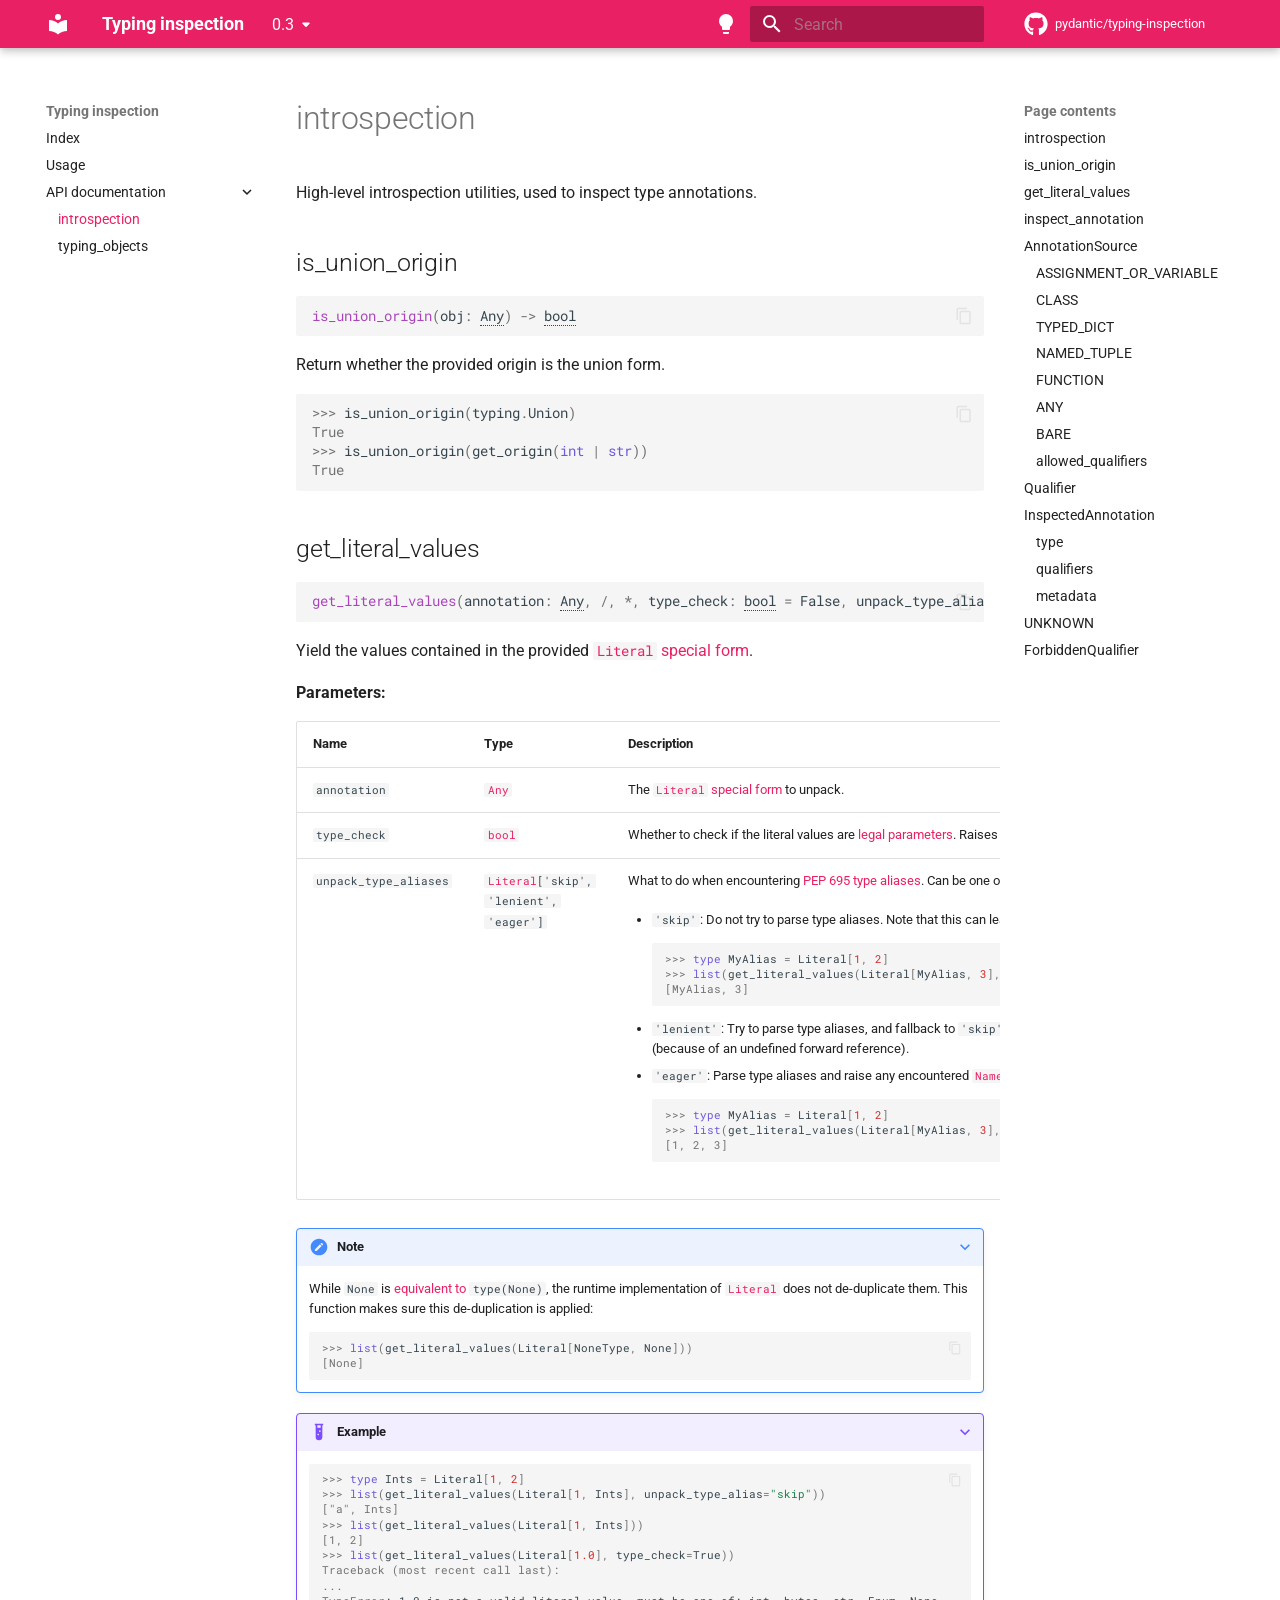
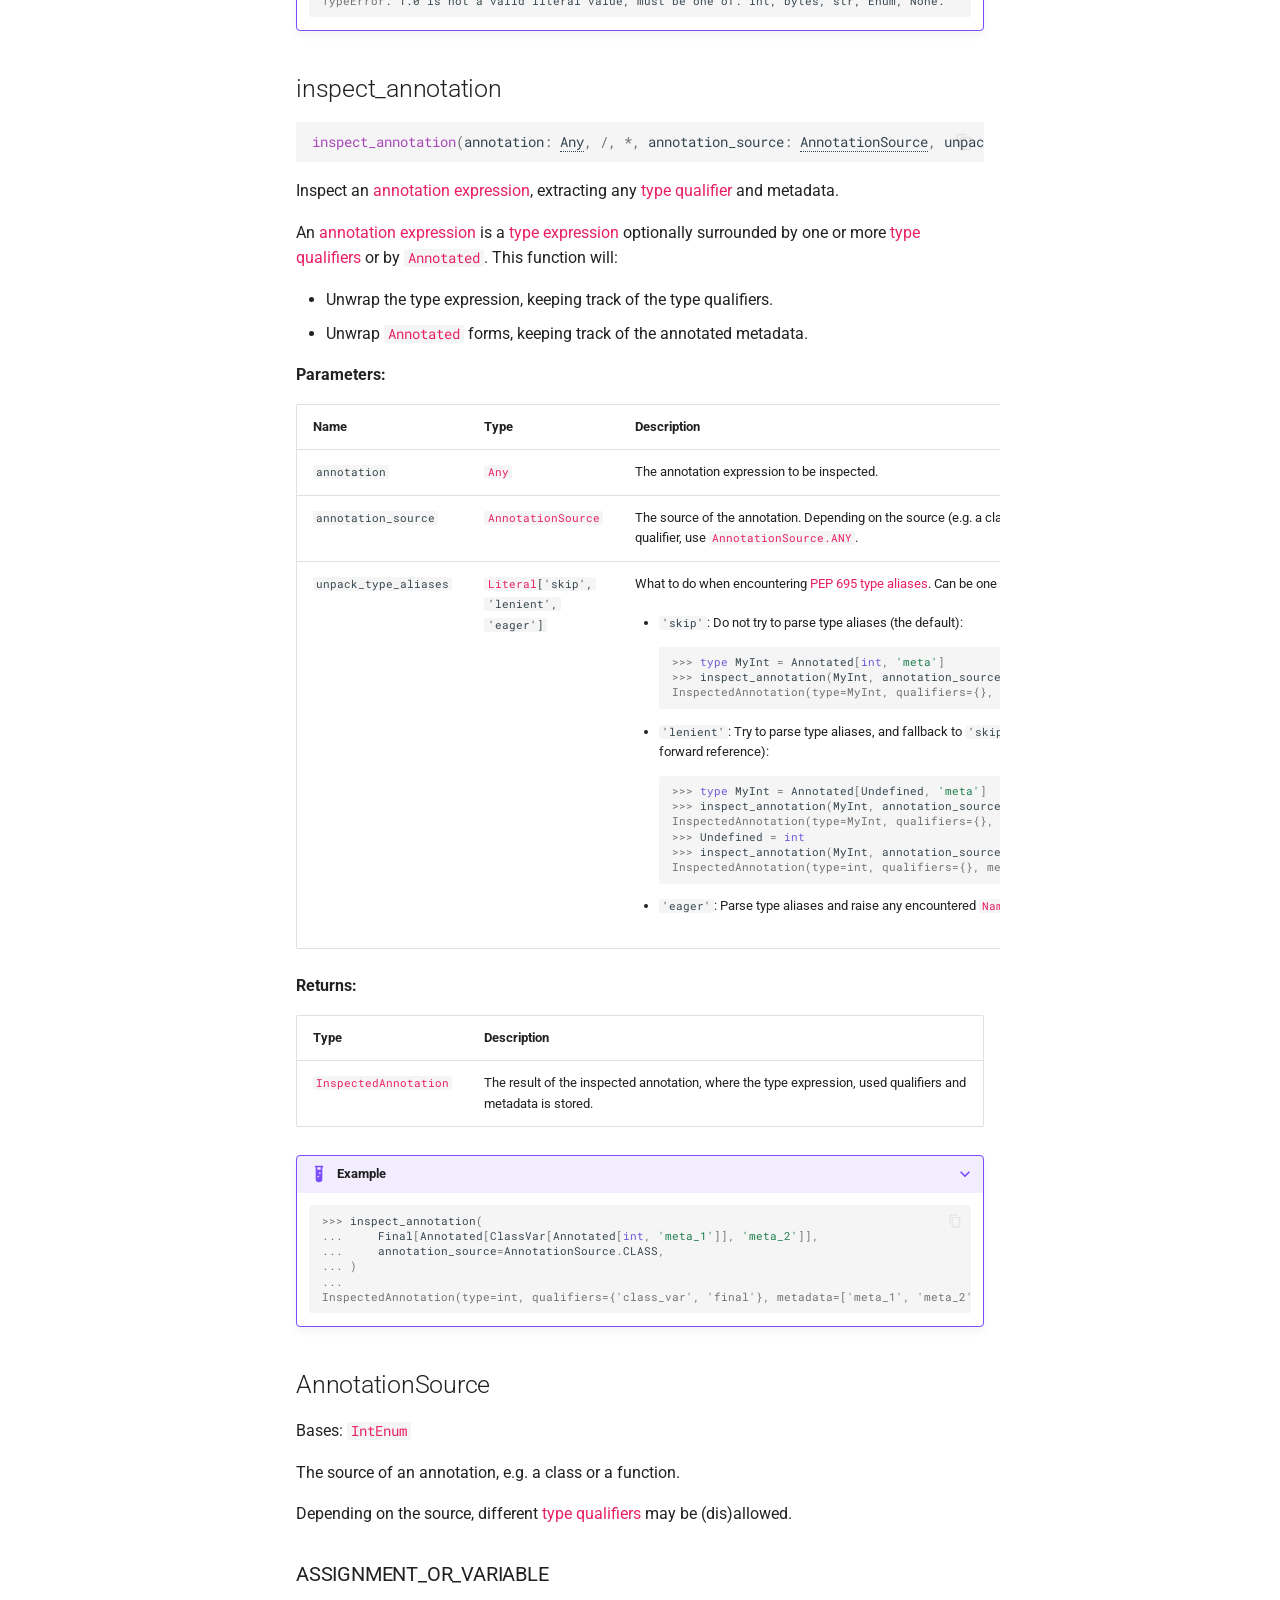
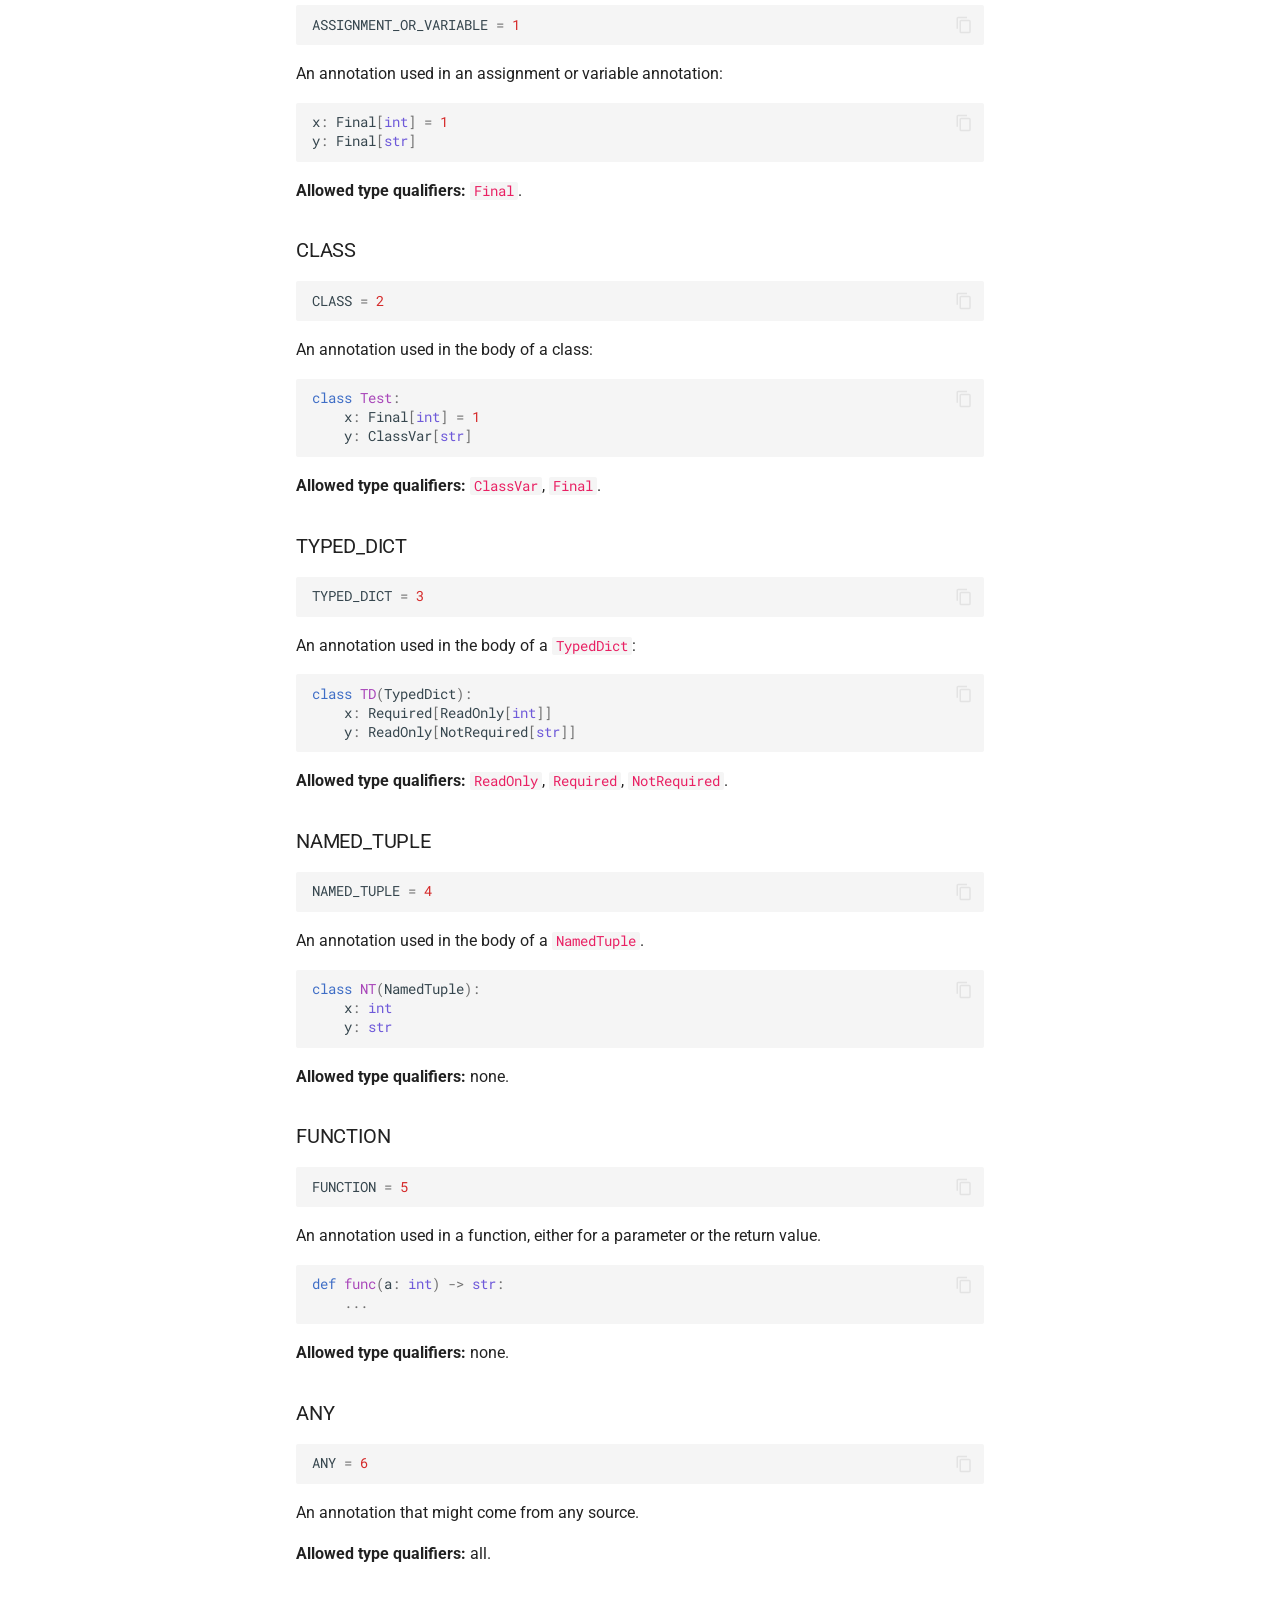
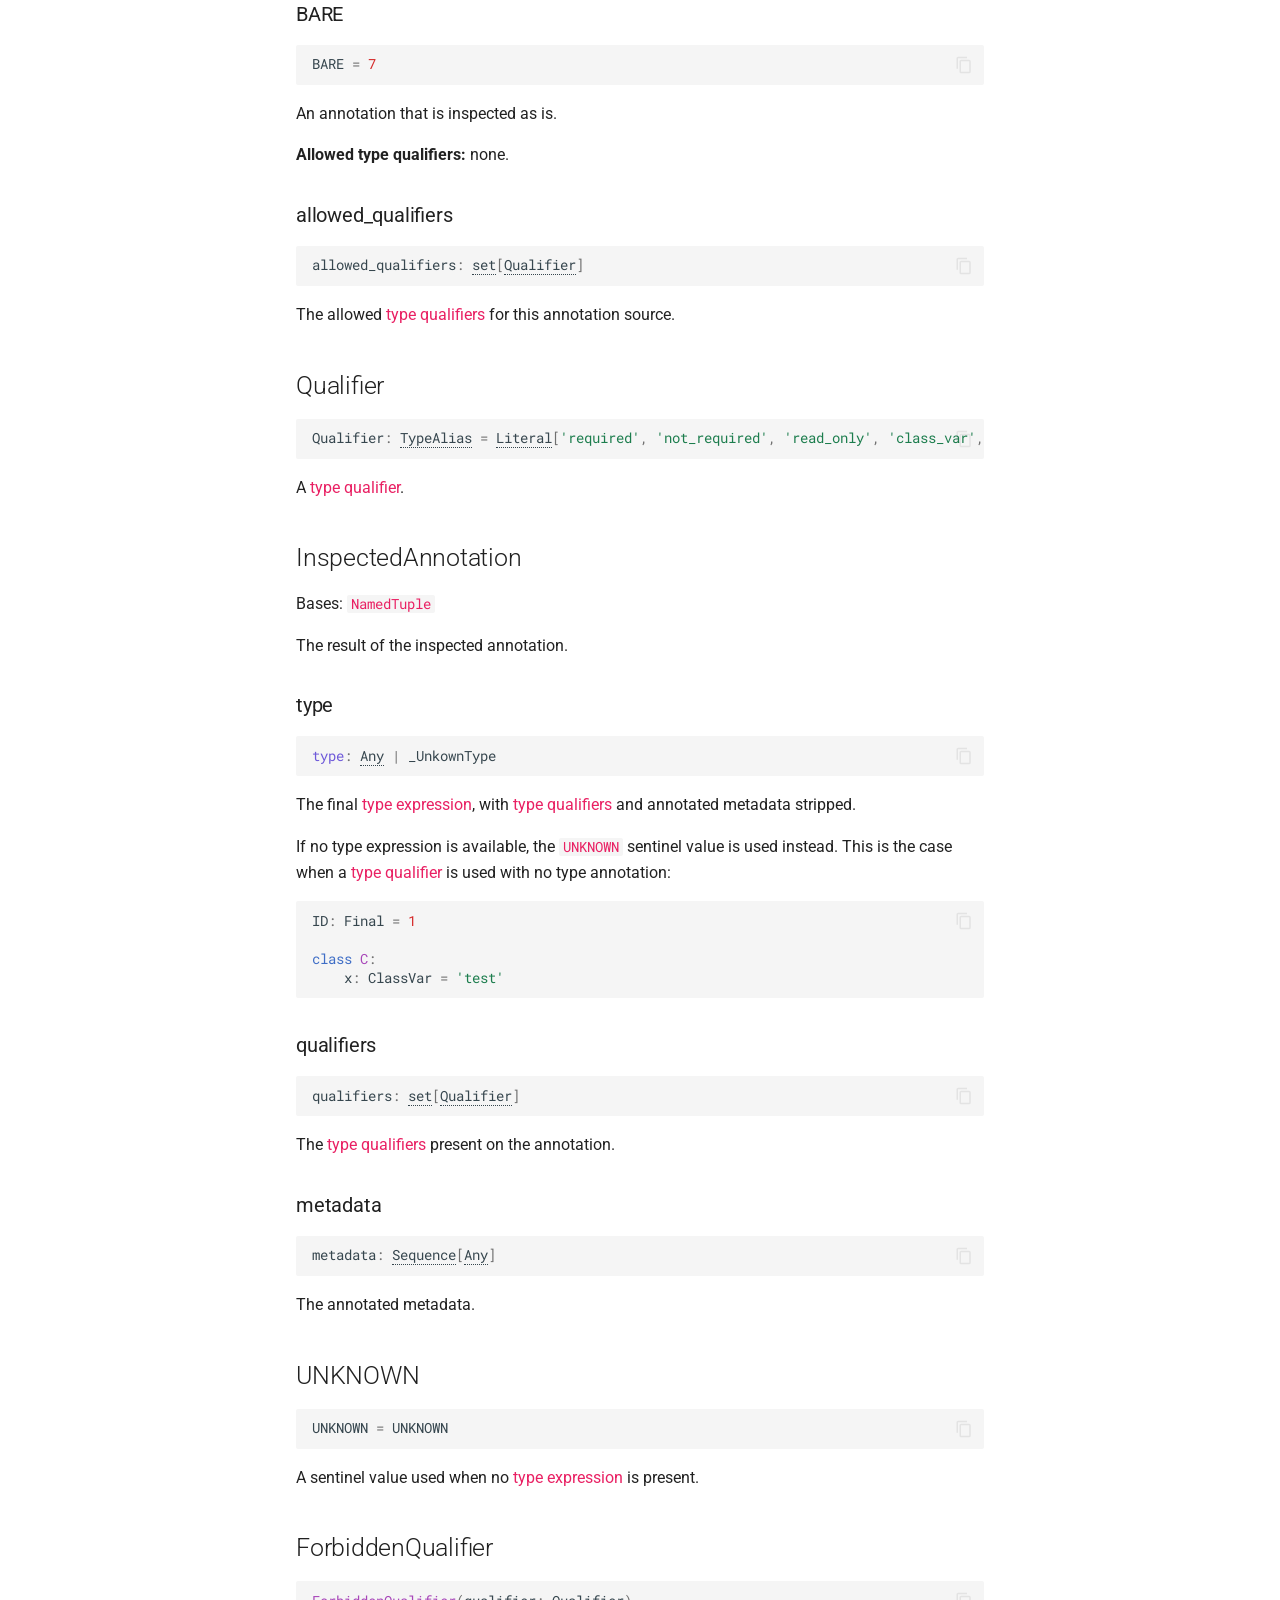
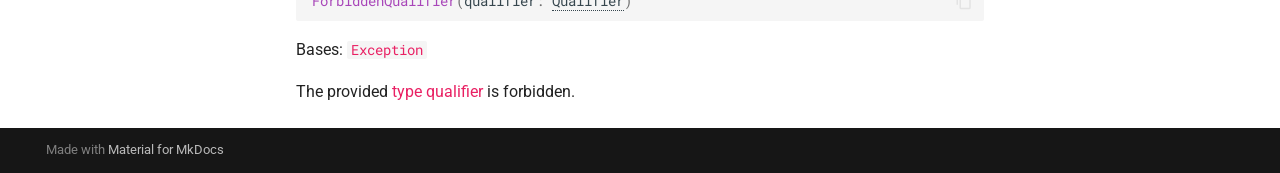
<file: 0.3/api/introspection/index.html>
<!doctype html>
<html lang="en" class="no-js">
  <head>
    
      <meta charset="utf-8">
      <meta name="viewport" content="width=device-width,initial-scale=1">
      
        <meta name="description" content="Runtime typing introspection tools">
      
      
      
        <link rel="canonical" href="https://pydantic.github.io/typing-inspection/latest/api/introspection/">
      
      
        <link rel="prev" href="../../usage/">
      
      
        <link rel="next" href="../typing_objects/">
      
      
      <link rel="icon" href="../../assets/images/favicon.png">
      <meta name="generator" content="mkdocs-1.6.1, mkdocs-material-9.6.4">
    
    
      
        <title>introspection - Typing inspection</title>
      
    
    
      <link rel="stylesheet" href="../../assets/stylesheets/main.8608ea7d.min.css">
      
        
        <link rel="stylesheet" href="../../assets/stylesheets/palette.06af60db.min.css">
      
      


    
    
      
    
    
      
        
        
        <link rel="preconnect" href="https://fonts.gstatic.com" crossorigin>
        <link rel="stylesheet" href="https://fonts.googleapis.com/css?family=Roboto:300,300i,400,400i,700,700i%7CRoboto+Mono:400,400i,700,700i&display=fallback">
        <style>:root{--md-text-font:"Roboto";--md-code-font:"Roboto Mono"}</style>
      
    
    
      <link rel="stylesheet" href="../../assets/_mkdocstrings.css">
    
      <link rel="stylesheet" href="../../extra/tweaks.css">
    
    <script>__md_scope=new URL("../..",location),__md_hash=e=>[...e].reduce(((e,_)=>(e<<5)-e+_.charCodeAt(0)),0),__md_get=(e,_=localStorage,t=__md_scope)=>JSON.parse(_.getItem(t.pathname+"."+e)),__md_set=(e,_,t=localStorage,a=__md_scope)=>{try{t.setItem(a.pathname+"."+e,JSON.stringify(_))}catch(e){}}</script>
    
      

    
    
    
  </head>
  
  
    
    
      
    
    
    
    
    <body dir="ltr" data-md-color-scheme="default" data-md-color-primary="pink" data-md-color-accent="pink">
  
    
    <input class="md-toggle" data-md-toggle="drawer" type="checkbox" id="__drawer" autocomplete="off">
    <input class="md-toggle" data-md-toggle="search" type="checkbox" id="__search" autocomplete="off">
    <label class="md-overlay" for="__drawer"></label>
    <div data-md-component="skip">
      
        
        <a href="#typing_inspection.introspection" class="md-skip">
          Skip to content
        </a>
      
    </div>
    <div data-md-component="announce">
      
    </div>
    
      <div data-md-color-scheme="default" data-md-component="outdated" hidden>
        
      </div>
    
    
      

  

<header class="md-header md-header--shadow" data-md-component="header">
  <nav class="md-header__inner md-grid" aria-label="Header">
    <a href="../.." title="Typing inspection" class="md-header__button md-logo" aria-label="Typing inspection" data-md-component="logo">
      
  
  <svg xmlns="http://www.w3.org/2000/svg" viewBox="0 0 24 24"><path d="M12 8a3 3 0 0 0 3-3 3 3 0 0 0-3-3 3 3 0 0 0-3 3 3 3 0 0 0 3 3m0 3.54C9.64 9.35 6.5 8 3 8v11c3.5 0 6.64 1.35 9 3.54 2.36-2.19 5.5-3.54 9-3.54V8c-3.5 0-6.64 1.35-9 3.54"/></svg>

    </a>
    <label class="md-header__button md-icon" for="__drawer">
      
      <svg xmlns="http://www.w3.org/2000/svg" viewBox="0 0 24 24"><path d="M3 6h18v2H3zm0 5h18v2H3zm0 5h18v2H3z"/></svg>
    </label>
    <div class="md-header__title" data-md-component="header-title">
      <div class="md-header__ellipsis">
        <div class="md-header__topic">
          <span class="md-ellipsis">
            Typing inspection
          </span>
        </div>
        <div class="md-header__topic" data-md-component="header-topic">
          <span class="md-ellipsis">
            
              introspection
            
          </span>
        </div>
      </div>
    </div>
    
      
        <form class="md-header__option" data-md-component="palette">
  
    
    
    
    <input class="md-option" data-md-color-media="(prefers-color-scheme)" data-md-color-scheme="default" data-md-color-primary="pink" data-md-color-accent="pink"  aria-label="Switch to light mode"  type="radio" name="__palette" id="__palette_0">
    
      <label class="md-header__button md-icon" title="Switch to light mode" for="__palette_1" hidden>
        <svg xmlns="http://www.w3.org/2000/svg" viewBox="0 0 24 24"><path d="M12 2a7 7 0 0 0-7 7c0 2.38 1.19 4.47 3 5.74V17a1 1 0 0 0 1 1h6a1 1 0 0 0 1-1v-2.26c1.81-1.27 3-3.36 3-5.74a7 7 0 0 0-7-7M9 21a1 1 0 0 0 1 1h4a1 1 0 0 0 1-1v-1H9z"/></svg>
      </label>
    
  
    
    
    
    <input class="md-option" data-md-color-media="(prefers-color-scheme: light)" data-md-color-scheme="default" data-md-color-primary="pink" data-md-color-accent="pink"  aria-label="Switch to dark mode"  type="radio" name="__palette" id="__palette_1">
    
      <label class="md-header__button md-icon" title="Switch to dark mode" for="__palette_2" hidden>
        <svg xmlns="http://www.w3.org/2000/svg" viewBox="0 0 24 24"><path d="M12 2a7 7 0 0 1 7 7c0 2.38-1.19 4.47-3 5.74V17a1 1 0 0 1-1 1H9a1 1 0 0 1-1-1v-2.26C6.19 13.47 5 11.38 5 9a7 7 0 0 1 7-7M9 21v-1h6v1a1 1 0 0 1-1 1h-4a1 1 0 0 1-1-1m3-17a5 5 0 0 0-5 5c0 2.05 1.23 3.81 3 4.58V16h4v-2.42c1.77-.77 3-2.53 3-4.58a5 5 0 0 0-5-5"/></svg>
      </label>
    
  
    
    
    
    <input class="md-option" data-md-color-media="(prefers-color-scheme: dark)" data-md-color-scheme="slate" data-md-color-primary="pink" data-md-color-accent="pink"  aria-label="Switch to system preference"  type="radio" name="__palette" id="__palette_2">
    
      <label class="md-header__button md-icon" title="Switch to system preference" for="__palette_0" hidden>
        <svg xmlns="http://www.w3.org/2000/svg" viewBox="0 0 24 24"><path d="M9 2c3.87 0 7 3.13 7 7 0 2.38-1.19 4.47-3 5.74V17c0 .55-.45 1-1 1H6c-.55 0-1-.45-1-1v-2.26C3.19 13.47 2 11.38 2 9c0-3.87 3.13-7 7-7M6 21v-1h6v1c0 .55-.45 1-1 1H7c-.55 0-1-.45-1-1M9 4C6.24 4 4 6.24 4 9c0 2.05 1.23 3.81 3 4.58V16h4v-2.42c1.77-.77 3-2.53 3-4.58 0-2.76-2.24-5-5-5m10 9h-2l-3.2 9h1.9l.7-2h3.2l.7 2h1.9zm-2.15 5.65L18 15l1.15 3.65z"/></svg>
      </label>
    
  
</form>
      
    
    
      <script>var palette=__md_get("__palette");if(palette&&palette.color){if("(prefers-color-scheme)"===palette.color.media){var media=matchMedia("(prefers-color-scheme: light)"),input=document.querySelector(media.matches?"[data-md-color-media='(prefers-color-scheme: light)']":"[data-md-color-media='(prefers-color-scheme: dark)']");palette.color.media=input.getAttribute("data-md-color-media"),palette.color.scheme=input.getAttribute("data-md-color-scheme"),palette.color.primary=input.getAttribute("data-md-color-primary"),palette.color.accent=input.getAttribute("data-md-color-accent")}for(var[key,value]of Object.entries(palette.color))document.body.setAttribute("data-md-color-"+key,value)}</script>
    
    
    
      <label class="md-header__button md-icon" for="__search">
        
        <svg xmlns="http://www.w3.org/2000/svg" viewBox="0 0 24 24"><path d="M9.5 3A6.5 6.5 0 0 1 16 9.5c0 1.61-.59 3.09-1.56 4.23l.27.27h.79l5 5-1.5 1.5-5-5v-.79l-.27-.27A6.52 6.52 0 0 1 9.5 16 6.5 6.5 0 0 1 3 9.5 6.5 6.5 0 0 1 9.5 3m0 2C7 5 5 7 5 9.5S7 14 9.5 14 14 12 14 9.5 12 5 9.5 5"/></svg>
      </label>
      <div class="md-search" data-md-component="search" role="dialog">
  <label class="md-search__overlay" for="__search"></label>
  <div class="md-search__inner" role="search">
    <form class="md-search__form" name="search">
      <input type="text" class="md-search__input" name="query" aria-label="Search" placeholder="Search" autocapitalize="off" autocorrect="off" autocomplete="off" spellcheck="false" data-md-component="search-query" required>
      <label class="md-search__icon md-icon" for="__search">
        
        <svg xmlns="http://www.w3.org/2000/svg" viewBox="0 0 24 24"><path d="M9.5 3A6.5 6.5 0 0 1 16 9.5c0 1.61-.59 3.09-1.56 4.23l.27.27h.79l5 5-1.5 1.5-5-5v-.79l-.27-.27A6.52 6.52 0 0 1 9.5 16 6.5 6.5 0 0 1 3 9.5 6.5 6.5 0 0 1 9.5 3m0 2C7 5 5 7 5 9.5S7 14 9.5 14 14 12 14 9.5 12 5 9.5 5"/></svg>
        
        <svg xmlns="http://www.w3.org/2000/svg" viewBox="0 0 24 24"><path d="M20 11v2H8l5.5 5.5-1.42 1.42L4.16 12l7.92-7.92L13.5 5.5 8 11z"/></svg>
      </label>
      <nav class="md-search__options" aria-label="Search">
        
        <button type="reset" class="md-search__icon md-icon" title="Clear" aria-label="Clear" tabindex="-1">
          
          <svg xmlns="http://www.w3.org/2000/svg" viewBox="0 0 24 24"><path d="M19 6.41 17.59 5 12 10.59 6.41 5 5 6.41 10.59 12 5 17.59 6.41 19 12 13.41 17.59 19 19 17.59 13.41 12z"/></svg>
        </button>
      </nav>
      
    </form>
    <div class="md-search__output">
      <div class="md-search__scrollwrap" tabindex="0" data-md-scrollfix>
        <div class="md-search-result" data-md-component="search-result">
          <div class="md-search-result__meta">
            Initializing search
          </div>
          <ol class="md-search-result__list" role="presentation"></ol>
        </div>
      </div>
    </div>
  </div>
</div>
    
    
      <div class="md-header__source">
        <a href="https://github.com/pydantic/typing-inspection" title="Go to repository" class="md-source" data-md-component="source">
  <div class="md-source__icon md-icon">
    
    <svg xmlns="http://www.w3.org/2000/svg" viewBox="0 0 496 512"><!--! Font Awesome Free 6.7.2 by @fontawesome - https://fontawesome.com License - https://fontawesome.com/license/free (Icons: CC BY 4.0, Fonts: SIL OFL 1.1, Code: MIT License) Copyright 2024 Fonticons, Inc.--><path d="M165.9 397.4c0 2-2.3 3.6-5.2 3.6-3.3.3-5.6-1.3-5.6-3.6 0-2 2.3-3.6 5.2-3.6 3-.3 5.6 1.3 5.6 3.6m-31.1-4.5c-.7 2 1.3 4.3 4.3 4.9 2.6 1 5.6 0 6.2-2s-1.3-4.3-4.3-5.2c-2.6-.7-5.5.3-6.2 2.3m44.2-1.7c-2.9.7-4.9 2.6-4.6 4.9.3 2 2.9 3.3 5.9 2.6 2.9-.7 4.9-2.6 4.6-4.6-.3-1.9-3-3.2-5.9-2.9M244.8 8C106.1 8 0 113.3 0 252c0 110.9 69.8 205.8 169.5 239.2 12.8 2.3 17.3-5.6 17.3-12.1 0-6.2-.3-40.4-.3-61.4 0 0-70 15-84.7-29.8 0 0-11.4-29.1-27.8-36.6 0 0-22.9-15.7 1.6-15.4 0 0 24.9 2 38.6 25.8 21.9 38.6 58.6 27.5 72.9 20.9 2.3-16 8.8-27.1 16-33.7-55.9-6.2-112.3-14.3-112.3-110.5 0-27.5 7.6-41.3 23.6-58.9-2.6-6.5-11.1-33.3 2.6-67.9 20.9-6.5 69 27 69 27 20-5.6 41.5-8.5 62.8-8.5s42.8 2.9 62.8 8.5c0 0 48.1-33.6 69-27 13.7 34.7 5.2 61.4 2.6 67.9 16 17.7 25.8 31.5 25.8 58.9 0 96.5-58.9 104.2-114.8 110.5 9.2 7.9 17 22.9 17 46.4 0 33.7-.3 75.4-.3 83.6 0 6.5 4.6 14.4 17.3 12.1C428.2 457.8 496 362.9 496 252 496 113.3 383.5 8 244.8 8M97.2 352.9c-1.3 1-1 3.3.7 5.2 1.6 1.6 3.9 2.3 5.2 1 1.3-1 1-3.3-.7-5.2-1.6-1.6-3.9-2.3-5.2-1m-10.8-8.1c-.7 1.3.3 2.9 2.3 3.9 1.6 1 3.6.7 4.3-.7.7-1.3-.3-2.9-2.3-3.9-2-.6-3.6-.3-4.3.7m32.4 35.6c-1.6 1.3-1 4.3 1.3 6.2 2.3 2.3 5.2 2.6 6.5 1 1.3-1.3.7-4.3-1.3-6.2-2.2-2.3-5.2-2.6-6.5-1m-11.4-14.7c-1.6 1-1.6 3.6 0 5.9s4.3 3.3 5.6 2.3c1.6-1.3 1.6-3.9 0-6.2-1.4-2.3-4-3.3-5.6-2"/></svg>
  </div>
  <div class="md-source__repository">
    pydantic/typing-inspection
  </div>
</a>
      </div>
    
  </nav>
  
</header>
    
    <div class="md-container" data-md-component="container">
      
      
        
          
        
      
      <main class="md-main" data-md-component="main">
        <div class="md-main__inner md-grid">
          
            
              
              <div class="md-sidebar md-sidebar--primary" data-md-component="sidebar" data-md-type="navigation" >
                <div class="md-sidebar__scrollwrap">
                  <div class="md-sidebar__inner">
                    



<nav class="md-nav md-nav--primary" aria-label="Navigation" data-md-level="0">
  <label class="md-nav__title" for="__drawer">
    <a href="../.." title="Typing inspection" class="md-nav__button md-logo" aria-label="Typing inspection" data-md-component="logo">
      
  
  <svg xmlns="http://www.w3.org/2000/svg" viewBox="0 0 24 24"><path d="M12 8a3 3 0 0 0 3-3 3 3 0 0 0-3-3 3 3 0 0 0-3 3 3 3 0 0 0 3 3m0 3.54C9.64 9.35 6.5 8 3 8v11c3.5 0 6.64 1.35 9 3.54 2.36-2.19 5.5-3.54 9-3.54V8c-3.5 0-6.64 1.35-9 3.54"/></svg>

    </a>
    Typing inspection
  </label>
  
    <div class="md-nav__source">
      <a href="https://github.com/pydantic/typing-inspection" title="Go to repository" class="md-source" data-md-component="source">
  <div class="md-source__icon md-icon">
    
    <svg xmlns="http://www.w3.org/2000/svg" viewBox="0 0 496 512"><!--! Font Awesome Free 6.7.2 by @fontawesome - https://fontawesome.com License - https://fontawesome.com/license/free (Icons: CC BY 4.0, Fonts: SIL OFL 1.1, Code: MIT License) Copyright 2024 Fonticons, Inc.--><path d="M165.9 397.4c0 2-2.3 3.6-5.2 3.6-3.3.3-5.6-1.3-5.6-3.6 0-2 2.3-3.6 5.2-3.6 3-.3 5.6 1.3 5.6 3.6m-31.1-4.5c-.7 2 1.3 4.3 4.3 4.9 2.6 1 5.6 0 6.2-2s-1.3-4.3-4.3-5.2c-2.6-.7-5.5.3-6.2 2.3m44.2-1.7c-2.9.7-4.9 2.6-4.6 4.9.3 2 2.9 3.3 5.9 2.6 2.9-.7 4.9-2.6 4.6-4.6-.3-1.9-3-3.2-5.9-2.9M244.8 8C106.1 8 0 113.3 0 252c0 110.9 69.8 205.8 169.5 239.2 12.8 2.3 17.3-5.6 17.3-12.1 0-6.2-.3-40.4-.3-61.4 0 0-70 15-84.7-29.8 0 0-11.4-29.1-27.8-36.6 0 0-22.9-15.7 1.6-15.4 0 0 24.9 2 38.6 25.8 21.9 38.6 58.6 27.5 72.9 20.9 2.3-16 8.8-27.1 16-33.7-55.9-6.2-112.3-14.3-112.3-110.5 0-27.5 7.6-41.3 23.6-58.9-2.6-6.5-11.1-33.3 2.6-67.9 20.9-6.5 69 27 69 27 20-5.6 41.5-8.5 62.8-8.5s42.8 2.9 62.8 8.5c0 0 48.1-33.6 69-27 13.7 34.7 5.2 61.4 2.6 67.9 16 17.7 25.8 31.5 25.8 58.9 0 96.5-58.9 104.2-114.8 110.5 9.2 7.9 17 22.9 17 46.4 0 33.7-.3 75.4-.3 83.6 0 6.5 4.6 14.4 17.3 12.1C428.2 457.8 496 362.9 496 252 496 113.3 383.5 8 244.8 8M97.2 352.9c-1.3 1-1 3.3.7 5.2 1.6 1.6 3.9 2.3 5.2 1 1.3-1 1-3.3-.7-5.2-1.6-1.6-3.9-2.3-5.2-1m-10.8-8.1c-.7 1.3.3 2.9 2.3 3.9 1.6 1 3.6.7 4.3-.7.7-1.3-.3-2.9-2.3-3.9-2-.6-3.6-.3-4.3.7m32.4 35.6c-1.6 1.3-1 4.3 1.3 6.2 2.3 2.3 5.2 2.6 6.5 1 1.3-1.3.7-4.3-1.3-6.2-2.2-2.3-5.2-2.6-6.5-1m-11.4-14.7c-1.6 1-1.6 3.6 0 5.9s4.3 3.3 5.6 2.3c1.6-1.3 1.6-3.9 0-6.2-1.4-2.3-4-3.3-5.6-2"/></svg>
  </div>
  <div class="md-source__repository">
    pydantic/typing-inspection
  </div>
</a>
    </div>
  
  <ul class="md-nav__list" data-md-scrollfix>
    
      
      
  
  
  
  
    <li class="md-nav__item">
      <a href="../.." class="md-nav__link">
        
  
  <span class="md-ellipsis">
    Index
    
  </span>
  

      </a>
    </li>
  

    
      
      
  
  
  
  
    <li class="md-nav__item">
      <a href="../../usage/" class="md-nav__link">
        
  
  <span class="md-ellipsis">
    Usage
    
  </span>
  

      </a>
    </li>
  

    
      
      
  
  
    
  
  
  
    
    
    
    
    <li class="md-nav__item md-nav__item--active md-nav__item--nested">
      
        
        
        <input class="md-nav__toggle md-toggle " type="checkbox" id="__nav_3" checked>
        
          
          <label class="md-nav__link" for="__nav_3" id="__nav_3_label" tabindex="0">
            
  
  <span class="md-ellipsis">
    API documentation
    
  </span>
  

            <span class="md-nav__icon md-icon"></span>
          </label>
        
        <nav class="md-nav" data-md-level="1" aria-labelledby="__nav_3_label" aria-expanded="true">
          <label class="md-nav__title" for="__nav_3">
            <span class="md-nav__icon md-icon"></span>
            API documentation
          </label>
          <ul class="md-nav__list" data-md-scrollfix>
            
              
                
  
  
    
  
  
  
    <li class="md-nav__item md-nav__item--active">
      
      <input class="md-nav__toggle md-toggle" type="checkbox" id="__toc">
      
      
      
        <label class="md-nav__link md-nav__link--active" for="__toc">
          
  
  <span class="md-ellipsis">
    introspection
    
  </span>
  

          <span class="md-nav__icon md-icon"></span>
        </label>
      
      <a href="./" class="md-nav__link md-nav__link--active">
        
  
  <span class="md-ellipsis">
    introspection
    
  </span>
  

      </a>
      
        

  

<nav class="md-nav md-nav--secondary" aria-label="Page contents">
  
  
  
  
    <label class="md-nav__title" for="__toc">
      <span class="md-nav__icon md-icon"></span>
      Page contents
    </label>
    <ul class="md-nav__list" data-md-component="toc" data-md-scrollfix>
      
        <li class="md-nav__item">
  <a href="#typing_inspection.introspection" class="md-nav__link">
    <span class="md-ellipsis">
      introspection
    </span>
  </a>
  
</li>
      
        <li class="md-nav__item">
  <a href="#typing_inspection.introspection.is_union_origin" class="md-nav__link">
    <span class="md-ellipsis">
      is_union_origin
    </span>
  </a>
  
</li>
      
        <li class="md-nav__item">
  <a href="#typing_inspection.introspection.get_literal_values" class="md-nav__link">
    <span class="md-ellipsis">
      get_literal_values
    </span>
  </a>
  
</li>
      
        <li class="md-nav__item">
  <a href="#typing_inspection.introspection.inspect_annotation" class="md-nav__link">
    <span class="md-ellipsis">
      inspect_annotation
    </span>
  </a>
  
</li>
      
        <li class="md-nav__item">
  <a href="#typing_inspection.introspection.AnnotationSource" class="md-nav__link">
    <span class="md-ellipsis">
      AnnotationSource
    </span>
  </a>
  
    <nav class="md-nav" aria-label="AnnotationSource">
      <ul class="md-nav__list">
        
          <li class="md-nav__item">
  <a href="#typing_inspection.introspection.AnnotationSource.ASSIGNMENT_OR_VARIABLE" class="md-nav__link">
    <span class="md-ellipsis">
      ASSIGNMENT_OR_VARIABLE
    </span>
  </a>
  
</li>
        
          <li class="md-nav__item">
  <a href="#typing_inspection.introspection.AnnotationSource.CLASS" class="md-nav__link">
    <span class="md-ellipsis">
      CLASS
    </span>
  </a>
  
</li>
        
          <li class="md-nav__item">
  <a href="#typing_inspection.introspection.AnnotationSource.TYPED_DICT" class="md-nav__link">
    <span class="md-ellipsis">
      TYPED_DICT
    </span>
  </a>
  
</li>
        
          <li class="md-nav__item">
  <a href="#typing_inspection.introspection.AnnotationSource.NAMED_TUPLE" class="md-nav__link">
    <span class="md-ellipsis">
      NAMED_TUPLE
    </span>
  </a>
  
</li>
        
          <li class="md-nav__item">
  <a href="#typing_inspection.introspection.AnnotationSource.FUNCTION" class="md-nav__link">
    <span class="md-ellipsis">
      FUNCTION
    </span>
  </a>
  
</li>
        
          <li class="md-nav__item">
  <a href="#typing_inspection.introspection.AnnotationSource.ANY" class="md-nav__link">
    <span class="md-ellipsis">
      ANY
    </span>
  </a>
  
</li>
        
          <li class="md-nav__item">
  <a href="#typing_inspection.introspection.AnnotationSource.BARE" class="md-nav__link">
    <span class="md-ellipsis">
      BARE
    </span>
  </a>
  
</li>
        
          <li class="md-nav__item">
  <a href="#typing_inspection.introspection.AnnotationSource.allowed_qualifiers" class="md-nav__link">
    <span class="md-ellipsis">
      allowed_qualifiers
    </span>
  </a>
  
</li>
        
      </ul>
    </nav>
  
</li>
      
        <li class="md-nav__item">
  <a href="#typing_inspection.introspection.Qualifier" class="md-nav__link">
    <span class="md-ellipsis">
      Qualifier
    </span>
  </a>
  
</li>
      
        <li class="md-nav__item">
  <a href="#typing_inspection.introspection.InspectedAnnotation" class="md-nav__link">
    <span class="md-ellipsis">
      InspectedAnnotation
    </span>
  </a>
  
    <nav class="md-nav" aria-label="InspectedAnnotation">
      <ul class="md-nav__list">
        
          <li class="md-nav__item">
  <a href="#typing_inspection.introspection.InspectedAnnotation.type" class="md-nav__link">
    <span class="md-ellipsis">
      type
    </span>
  </a>
  
</li>
        
          <li class="md-nav__item">
  <a href="#typing_inspection.introspection.InspectedAnnotation.qualifiers" class="md-nav__link">
    <span class="md-ellipsis">
      qualifiers
    </span>
  </a>
  
</li>
        
          <li class="md-nav__item">
  <a href="#typing_inspection.introspection.InspectedAnnotation.metadata" class="md-nav__link">
    <span class="md-ellipsis">
      metadata
    </span>
  </a>
  
</li>
        
      </ul>
    </nav>
  
</li>
      
        <li class="md-nav__item">
  <a href="#typing_inspection.introspection.UNKNOWN" class="md-nav__link">
    <span class="md-ellipsis">
      UNKNOWN
    </span>
  </a>
  
</li>
      
        <li class="md-nav__item">
  <a href="#typing_inspection.introspection.ForbiddenQualifier" class="md-nav__link">
    <span class="md-ellipsis">
      ForbiddenQualifier
    </span>
  </a>
  
</li>
      
    </ul>
  
</nav>
      
    </li>
  

              
            
              
                
  
  
  
  
    <li class="md-nav__item">
      <a href="../typing_objects/" class="md-nav__link">
        
  
  <span class="md-ellipsis">
    typing_objects
    
  </span>
  

      </a>
    </li>
  

              
            
          </ul>
        </nav>
      
    </li>
  

    
  </ul>
</nav>
                  </div>
                </div>
              </div>
            
            
              
              <div class="md-sidebar md-sidebar--secondary" data-md-component="sidebar" data-md-type="toc" >
                <div class="md-sidebar__scrollwrap">
                  <div class="md-sidebar__inner">
                    

  

<nav class="md-nav md-nav--secondary" aria-label="Page contents">
  
  
  
  
    <label class="md-nav__title" for="__toc">
      <span class="md-nav__icon md-icon"></span>
      Page contents
    </label>
    <ul class="md-nav__list" data-md-component="toc" data-md-scrollfix>
      
        <li class="md-nav__item">
  <a href="#typing_inspection.introspection" class="md-nav__link">
    <span class="md-ellipsis">
      introspection
    </span>
  </a>
  
</li>
      
        <li class="md-nav__item">
  <a href="#typing_inspection.introspection.is_union_origin" class="md-nav__link">
    <span class="md-ellipsis">
      is_union_origin
    </span>
  </a>
  
</li>
      
        <li class="md-nav__item">
  <a href="#typing_inspection.introspection.get_literal_values" class="md-nav__link">
    <span class="md-ellipsis">
      get_literal_values
    </span>
  </a>
  
</li>
      
        <li class="md-nav__item">
  <a href="#typing_inspection.introspection.inspect_annotation" class="md-nav__link">
    <span class="md-ellipsis">
      inspect_annotation
    </span>
  </a>
  
</li>
      
        <li class="md-nav__item">
  <a href="#typing_inspection.introspection.AnnotationSource" class="md-nav__link">
    <span class="md-ellipsis">
      AnnotationSource
    </span>
  </a>
  
    <nav class="md-nav" aria-label="AnnotationSource">
      <ul class="md-nav__list">
        
          <li class="md-nav__item">
  <a href="#typing_inspection.introspection.AnnotationSource.ASSIGNMENT_OR_VARIABLE" class="md-nav__link">
    <span class="md-ellipsis">
      ASSIGNMENT_OR_VARIABLE
    </span>
  </a>
  
</li>
        
          <li class="md-nav__item">
  <a href="#typing_inspection.introspection.AnnotationSource.CLASS" class="md-nav__link">
    <span class="md-ellipsis">
      CLASS
    </span>
  </a>
  
</li>
        
          <li class="md-nav__item">
  <a href="#typing_inspection.introspection.AnnotationSource.TYPED_DICT" class="md-nav__link">
    <span class="md-ellipsis">
      TYPED_DICT
    </span>
  </a>
  
</li>
        
          <li class="md-nav__item">
  <a href="#typing_inspection.introspection.AnnotationSource.NAMED_TUPLE" class="md-nav__link">
    <span class="md-ellipsis">
      NAMED_TUPLE
    </span>
  </a>
  
</li>
        
          <li class="md-nav__item">
  <a href="#typing_inspection.introspection.AnnotationSource.FUNCTION" class="md-nav__link">
    <span class="md-ellipsis">
      FUNCTION
    </span>
  </a>
  
</li>
        
          <li class="md-nav__item">
  <a href="#typing_inspection.introspection.AnnotationSource.ANY" class="md-nav__link">
    <span class="md-ellipsis">
      ANY
    </span>
  </a>
  
</li>
        
          <li class="md-nav__item">
  <a href="#typing_inspection.introspection.AnnotationSource.BARE" class="md-nav__link">
    <span class="md-ellipsis">
      BARE
    </span>
  </a>
  
</li>
        
          <li class="md-nav__item">
  <a href="#typing_inspection.introspection.AnnotationSource.allowed_qualifiers" class="md-nav__link">
    <span class="md-ellipsis">
      allowed_qualifiers
    </span>
  </a>
  
</li>
        
      </ul>
    </nav>
  
</li>
      
        <li class="md-nav__item">
  <a href="#typing_inspection.introspection.Qualifier" class="md-nav__link">
    <span class="md-ellipsis">
      Qualifier
    </span>
  </a>
  
</li>
      
        <li class="md-nav__item">
  <a href="#typing_inspection.introspection.InspectedAnnotation" class="md-nav__link">
    <span class="md-ellipsis">
      InspectedAnnotation
    </span>
  </a>
  
    <nav class="md-nav" aria-label="InspectedAnnotation">
      <ul class="md-nav__list">
        
          <li class="md-nav__item">
  <a href="#typing_inspection.introspection.InspectedAnnotation.type" class="md-nav__link">
    <span class="md-ellipsis">
      type
    </span>
  </a>
  
</li>
        
          <li class="md-nav__item">
  <a href="#typing_inspection.introspection.InspectedAnnotation.qualifiers" class="md-nav__link">
    <span class="md-ellipsis">
      qualifiers
    </span>
  </a>
  
</li>
        
          <li class="md-nav__item">
  <a href="#typing_inspection.introspection.InspectedAnnotation.metadata" class="md-nav__link">
    <span class="md-ellipsis">
      metadata
    </span>
  </a>
  
</li>
        
      </ul>
    </nav>
  
</li>
      
        <li class="md-nav__item">
  <a href="#typing_inspection.introspection.UNKNOWN" class="md-nav__link">
    <span class="md-ellipsis">
      UNKNOWN
    </span>
  </a>
  
</li>
      
        <li class="md-nav__item">
  <a href="#typing_inspection.introspection.ForbiddenQualifier" class="md-nav__link">
    <span class="md-ellipsis">
      ForbiddenQualifier
    </span>
  </a>
  
</li>
      
    </ul>
  
</nav>
                  </div>
                </div>
              </div>
            
          
          
            <div class="md-content" data-md-component="content">
              <article class="md-content__inner md-typeset">
                
                  


  
  


  <h1>introspection</h1>

<div class="doc doc-object doc-module">



<a id="typing_inspection.introspection"></a>
    <div class="doc doc-contents first">

        <p>High-level introspection utilities, used to inspect type annotations.</p>








  <div class="doc doc-children">







<div class="doc doc-object doc-function">


<h2 id="typing_inspection.introspection.is_union_origin" class="doc doc-heading">
            <span class="doc doc-object-name doc-function-name">is_union_origin</span>


<a href="#typing_inspection.introspection.is_union_origin" class="headerlink" title="Permanent link">&para;</a></h2>
<div class="language-python doc-signature highlight"><pre><span></span><code><span class="nf">is_union_origin</span><span class="p">(</span><span class="n">obj</span><span class="p">:</span> <span class="n"><a class="autorefs autorefs-external" title="typing.Any" href="https://docs.python.org/3/library/typing.html#typing.Any">Any</a></span><span class="p">)</span> <span class="o">-&gt;</span> <span class="n"><a class="autorefs autorefs-external" href="https://docs.python.org/3/library/functions.html#bool">bool</a></span>
</code></pre></div>

    <div class="doc doc-contents ">

        <p>Return whether the provided origin is the union form.</p>
<div class="language-pycon highlight"><pre><span></span><code><span class="gp">&gt;&gt;&gt; </span><span class="n">is_union_origin</span><span class="p">(</span><span class="n">typing</span><span class="o">.</span><span class="n">Union</span><span class="p">)</span>
<span class="go">True</span>
<span class="gp">&gt;&gt;&gt; </span><span class="n">is_union_origin</span><span class="p">(</span><span class="n">get_origin</span><span class="p">(</span><span class="nb">int</span> <span class="o">|</span> <span class="nb">str</span><span class="p">))</span>
<span class="go">True</span>
</code></pre></div>

    </div>

</div>






<div class="doc doc-object doc-function">


<h2 id="typing_inspection.introspection.get_literal_values" class="doc doc-heading">
            <span class="doc doc-object-name doc-function-name">get_literal_values</span>


<a href="#typing_inspection.introspection.get_literal_values" class="headerlink" title="Permanent link">&para;</a></h2>
<div class="language-python doc-signature highlight"><pre><span></span><code><span class="nf">get_literal_values</span><span class="p">(</span><span class="n">annotation</span><span class="p">:</span> <span class="n"><a class="autorefs autorefs-external" title="typing.Any" href="https://docs.python.org/3/library/typing.html#typing.Any">Any</a></span><span class="p">,</span> <span class="o">/</span><span class="p">,</span> <span class="o">*</span><span class="p">,</span> <span class="n">type_check</span><span class="p">:</span> <span class="n"><a class="autorefs autorefs-external" href="https://docs.python.org/3/library/functions.html#bool">bool</a></span> <span class="o">=</span> <span class="kc">False</span><span class="p">,</span> <span class="n">unpack_type_aliases</span><span class="p">:</span> <span class="n"><a class="autorefs autorefs-external" title="typing.Literal" href="https://docs.python.org/3/library/typing.html#typing.Literal">Literal</a></span><span class="p">[</span><span class="s1">&#39;skip&#39;</span><span class="p">,</span> <span class="s1">&#39;lenient&#39;</span><span class="p">,</span> <span class="s1">&#39;eager&#39;</span><span class="p">]</span> <span class="o">=</span> <span class="s1">&#39;eager&#39;</span><span class="p">)</span> <span class="o">-&gt;</span> <span class="n"><a class="autorefs autorefs-external" title="collections.abc.Generator" href="https://docs.python.org/3/library/collections.abc.html#collections.abc.Generator">Generator</a></span><span class="p">[</span><span class="n"><a class="autorefs autorefs-external" title="typing.Any" href="https://docs.python.org/3/library/typing.html#typing.Any">Any</a></span><span class="p">]</span>
</code></pre></div>

    <div class="doc doc-contents ">

        <p>Yield the values contained in the provided <a class="autorefs autorefs-external" href="https://docs.python.org/3/library/typing.html#typing.Literal"><code>Literal</code></a> <a class="autorefs autorefs-external" href="https://typing.readthedocs.io/en/latest/spec/glossary.html#term-special-form">special form</a>.</p>


<p><span class="doc-section-title">Parameters:</span></p>
    <table>
      <thead>
        <tr>
          <th>Name</th>
          <th>Type</th>
          <th>Description</th>
          <th>Default</th>
        </tr>
      </thead>
      <tbody>
          <tr class="doc-section-item">
            <td>
                <code>annotation</code>
            </td>
            <td>
                  <code><a class="autorefs autorefs-external" title="typing.Any" href="https://docs.python.org/3/library/typing.html#typing.Any">Any</a></code>
            </td>
            <td>
              <div class="doc-md-description">
                <p>The <a class="autorefs autorefs-external" href="https://docs.python.org/3/library/typing.html#typing.Literal"><code>Literal</code></a> <a class="autorefs autorefs-external" href="https://typing.readthedocs.io/en/latest/spec/glossary.html#term-special-form">special form</a> to unpack.</p>
              </div>
            </td>
            <td>
                <em>required</em>
            </td>
          </tr>
          <tr class="doc-section-item">
            <td>
                <code>type_check</code>
            </td>
            <td>
                  <code><a class="autorefs autorefs-external" href="https://docs.python.org/3/library/functions.html#bool">bool</a></code>
            </td>
            <td>
              <div class="doc-md-description">
                <p>Whether to check if the literal values are <a class="autorefs autorefs-external" href="https://typing.readthedocs.io/en/latest/spec/literal.html#literal-legal-parameters">legal parameters</a>.
Raises a <a class="autorefs autorefs-external" href="https://docs.python.org/3/library/exceptions.html#TypeError"><code>TypeError</code></a> otherwise.</p>
              </div>
            </td>
            <td>
                  <code>False</code>
            </td>
          </tr>
          <tr class="doc-section-item">
            <td>
                <code>unpack_type_aliases</code>
            </td>
            <td>
                  <code><a class="autorefs autorefs-external" title="typing.Literal" href="https://docs.python.org/3/library/typing.html#typing.Literal">Literal</a>[&#39;skip&#39;, &#39;lenient&#39;, &#39;eager&#39;]</code>
            </td>
            <td>
              <div class="doc-md-description">
                <p>What to do when encountering <a href="https://peps.python.org/pep-0695/">PEP 695</a>
<a class="autorefs autorefs-external" href="https://docs.python.org/3/library/typing.html#type-aliases">type aliases</a>. Can be one of:</p>
<ul>
<li>
<p><code>'skip'</code>: Do not try to parse type aliases. Note that this can lead to incorrect results:
  <div class="language-pycon highlight"><pre><span></span><code><span class="gp">&gt;&gt;&gt; </span><span class="nb">type</span> <span class="n">MyAlias</span> <span class="o">=</span> <span class="n">Literal</span><span class="p">[</span><span class="mi">1</span><span class="p">,</span> <span class="mi">2</span><span class="p">]</span>
<span class="gp">&gt;&gt;&gt; </span><span class="nb">list</span><span class="p">(</span><span class="n">get_literal_values</span><span class="p">(</span><span class="n">Literal</span><span class="p">[</span><span class="n">MyAlias</span><span class="p">,</span> <span class="mi">3</span><span class="p">],</span> <span class="n">unpack_type_aliases</span><span class="o">=</span><span class="s2">&quot;skip&quot;</span><span class="p">))</span>
<span class="go">[MyAlias, 3]</span>
</code></pre></div></p>
</li>
<li>
<p><code>'lenient'</code>: Try to parse type aliases, and fallback to <code>'skip'</code> if the type alias can't be inspected
  (because of an undefined forward reference).</p>
</li>
<li>
<p><code>'eager'</code>: Parse type aliases and raise any encountered <a class="autorefs autorefs-external" href="https://docs.python.org/3/library/exceptions.html#NameError"><code>NameError</code></a> exceptions (the default):
  <div class="language-pycon highlight"><pre><span></span><code><span class="gp">&gt;&gt;&gt; </span><span class="nb">type</span> <span class="n">MyAlias</span> <span class="o">=</span> <span class="n">Literal</span><span class="p">[</span><span class="mi">1</span><span class="p">,</span> <span class="mi">2</span><span class="p">]</span>
<span class="gp">&gt;&gt;&gt; </span><span class="nb">list</span><span class="p">(</span><span class="n">get_literal_values</span><span class="p">(</span><span class="n">Literal</span><span class="p">[</span><span class="n">MyAlias</span><span class="p">,</span> <span class="mi">3</span><span class="p">],</span> <span class="n">unpack_type_aliases</span><span class="o">=</span><span class="s2">&quot;eager&quot;</span><span class="p">))</span>
<span class="go">[1, 2, 3]</span>
</code></pre></div></p>
</li>
</ul>
              </div>
            </td>
            <td>
                  <code>&#39;eager&#39;</code>
            </td>
          </tr>
      </tbody>
    </table>


<details class="note" open>
  <summary>Note</summary>
  <p>While <code>None</code> is <a class="autorefs autorefs-external" href="https://typing.readthedocs.io/en/latest/spec/special-types.html#none">equivalent to</a> <code>type(None)</code>, the runtime implementation of <a class="autorefs autorefs-external" href="https://docs.python.org/3/library/typing.html#typing.Literal"><code>Literal</code></a>
does not de-duplicate them. This function makes sure this de-duplication is applied:</p>
<div class="language-pycon highlight"><pre><span></span><code><span class="gp">&gt;&gt;&gt; </span><span class="nb">list</span><span class="p">(</span><span class="n">get_literal_values</span><span class="p">(</span><span class="n">Literal</span><span class="p">[</span><span class="n">NoneType</span><span class="p">,</span> <span class="kc">None</span><span class="p">]))</span>
<span class="go">[None]</span>
</code></pre></div>
</details>

<details class="example" open>
  <summary>Example</summary>
  <div class="language-pycon highlight"><pre><span></span><code><span class="gp">&gt;&gt;&gt; </span><span class="nb">type</span> <span class="n">Ints</span> <span class="o">=</span> <span class="n">Literal</span><span class="p">[</span><span class="mi">1</span><span class="p">,</span> <span class="mi">2</span><span class="p">]</span>
<span class="gp">&gt;&gt;&gt; </span><span class="nb">list</span><span class="p">(</span><span class="n">get_literal_values</span><span class="p">(</span><span class="n">Literal</span><span class="p">[</span><span class="mi">1</span><span class="p">,</span> <span class="n">Ints</span><span class="p">],</span> <span class="n">unpack_type_alias</span><span class="o">=</span><span class="s2">&quot;skip&quot;</span><span class="p">))</span>
<span class="go">[&quot;a&quot;, Ints]</span>
<span class="gp">&gt;&gt;&gt; </span><span class="nb">list</span><span class="p">(</span><span class="n">get_literal_values</span><span class="p">(</span><span class="n">Literal</span><span class="p">[</span><span class="mi">1</span><span class="p">,</span> <span class="n">Ints</span><span class="p">]))</span>
<span class="go">[1, 2]</span>
<span class="gp">&gt;&gt;&gt; </span><span class="nb">list</span><span class="p">(</span><span class="n">get_literal_values</span><span class="p">(</span><span class="n">Literal</span><span class="p">[</span><span class="mf">1.0</span><span class="p">],</span> <span class="n">type_check</span><span class="o">=</span><span class="kc">True</span><span class="p">))</span>
<span class="gt">Traceback (most recent call last):</span>
<span class="c">...</span>
<span class="gr">TypeError</span>: <span class="n">1.0 is not a valid literal value, must be one of: int, bytes, str, Enum, None.</span>
</code></pre></div>
</details>
    </div>

</div>






<div class="doc doc-object doc-function">


<h2 id="typing_inspection.introspection.inspect_annotation" class="doc doc-heading">
            <span class="doc doc-object-name doc-function-name">inspect_annotation</span>


<a href="#typing_inspection.introspection.inspect_annotation" class="headerlink" title="Permanent link">&para;</a></h2>
<div class="language-python doc-signature highlight"><pre><span></span><code><span class="nf">inspect_annotation</span><span class="p">(</span><span class="n">annotation</span><span class="p">:</span> <span class="n"><a class="autorefs autorefs-external" title="typing.Any" href="https://docs.python.org/3/library/typing.html#typing.Any">Any</a></span><span class="p">,</span> <span class="o">/</span><span class="p">,</span> <span class="o">*</span><span class="p">,</span> <span class="n">annotation_source</span><span class="p">:</span> <span class="n"><a class="autorefs autorefs-internal" title="typing_inspection.introspection.AnnotationSource" href="#typing_inspection.introspection.AnnotationSource">AnnotationSource</a></span><span class="p">,</span> <span class="n">unpack_type_aliases</span><span class="p">:</span> <span class="n"><a class="autorefs autorefs-external" title="typing.Literal" href="https://docs.python.org/3/library/typing.html#typing.Literal">Literal</a></span><span class="p">[</span><span class="s1">&#39;skip&#39;</span><span class="p">,</span> <span class="s1">&#39;lenient&#39;</span><span class="p">,</span> <span class="s1">&#39;eager&#39;</span><span class="p">]</span> <span class="o">=</span> <span class="s1">&#39;skip&#39;</span><span class="p">)</span> <span class="o">-&gt;</span> <span class="n"><a class="autorefs autorefs-internal" title="typing_inspection.introspection.InspectedAnnotation" href="#typing_inspection.introspection.InspectedAnnotation">InspectedAnnotation</a></span>
</code></pre></div>

    <div class="doc doc-contents ">

        <p>Inspect an <a class="autorefs autorefs-external" href="https://typing.readthedocs.io/en/latest/spec/glossary.html#term-annotation-expression">annotation expression</a>, extracting any <a class="autorefs autorefs-external" href="https://typing.readthedocs.io/en/latest/spec/glossary.html#term-type-qualifier">type qualifier</a> and metadata.</p>
<p>An <a class="autorefs autorefs-external" href="https://typing.readthedocs.io/en/latest/spec/glossary.html#term-annotation-expression">annotation expression</a> is a <a class="autorefs autorefs-external" href="https://typing.readthedocs.io/en/latest/spec/glossary.html#term-type-expression">type expression</a> optionally surrounded by one or more
<a class="autorefs autorefs-external" href="https://typing.readthedocs.io/en/latest/spec/glossary.html#term-type-qualifier">type qualifiers</a> or by <a class="autorefs autorefs-external" href="https://docs.python.org/3/library/typing.html#typing.Annotated"><code>Annotated</code></a>. This function will:</p>
<ul>
<li>Unwrap the type expression, keeping track of the type qualifiers.</li>
<li>Unwrap <a class="autorefs autorefs-external" href="https://docs.python.org/3/library/typing.html#typing.Annotated"><code>Annotated</code></a> forms, keeping track of the annotated metadata.</li>
</ul>


<p><span class="doc-section-title">Parameters:</span></p>
    <table>
      <thead>
        <tr>
          <th>Name</th>
          <th>Type</th>
          <th>Description</th>
          <th>Default</th>
        </tr>
      </thead>
      <tbody>
          <tr class="doc-section-item">
            <td>
                <code>annotation</code>
            </td>
            <td>
                  <code><a class="autorefs autorefs-external" title="typing.Any" href="https://docs.python.org/3/library/typing.html#typing.Any">Any</a></code>
            </td>
            <td>
              <div class="doc-md-description">
                <p>The annotation expression to be inspected.</p>
              </div>
            </td>
            <td>
                <em>required</em>
            </td>
          </tr>
          <tr class="doc-section-item">
            <td>
                <code>annotation_source</code>
            </td>
            <td>
                  <code><a class="autorefs autorefs-internal" title="typing_inspection.introspection.AnnotationSource" href="#typing_inspection.introspection.AnnotationSource">AnnotationSource</a></code>
            </td>
            <td>
              <div class="doc-md-description">
                <p>The source of the annotation. Depending on the source (e.g. a class), different type
qualifiers may be (dis)allowed. To allow any type qualifier, use
<a class="autorefs autorefs-internal" href="#typing_inspection.introspection.AnnotationSource.ANY"><code>AnnotationSource.ANY</code></a>.</p>
              </div>
            </td>
            <td>
                <em>required</em>
            </td>
          </tr>
          <tr class="doc-section-item">
            <td>
                <code>unpack_type_aliases</code>
            </td>
            <td>
                  <code><a class="autorefs autorefs-external" title="typing.Literal" href="https://docs.python.org/3/library/typing.html#typing.Literal">Literal</a>[&#39;skip&#39;, &#39;lenient&#39;, &#39;eager&#39;]</code>
            </td>
            <td>
              <div class="doc-md-description">
                <p>What to do when encountering <a href="https://peps.python.org/pep-0695/">PEP 695</a>
<a class="autorefs autorefs-external" href="https://docs.python.org/3/library/typing.html#type-aliases">type aliases</a>. Can be one of:</p>
<ul>
<li>
<p><code>'skip'</code>: Do not try to parse type aliases (the default):
  <div class="language-pycon highlight"><pre><span></span><code><span class="gp">&gt;&gt;&gt; </span><span class="nb">type</span> <span class="n">MyInt</span> <span class="o">=</span> <span class="n">Annotated</span><span class="p">[</span><span class="nb">int</span><span class="p">,</span> <span class="s1">&#39;meta&#39;</span><span class="p">]</span>
<span class="gp">&gt;&gt;&gt; </span><span class="n">inspect_annotation</span><span class="p">(</span><span class="n">MyInt</span><span class="p">,</span> <span class="n">annotation_source</span><span class="o">=</span><span class="n">AnnotationSource</span><span class="o">.</span><span class="n">BARE</span><span class="p">,</span> <span class="n">unpack_type_aliases</span><span class="o">=</span><span class="s1">&#39;skip&#39;</span><span class="p">)</span>
<span class="go">InspectedAnnotation(type=MyInt, qualifiers={}, metadata=[])</span>
</code></pre></div></p>
</li>
<li>
<p><code>'lenient'</code>: Try to parse type aliases, and fallback to <code>'skip'</code> if the type alias
  can't be inspected (because of an undefined forward reference):
  <div class="language-pycon highlight"><pre><span></span><code><span class="gp">&gt;&gt;&gt; </span><span class="nb">type</span> <span class="n">MyInt</span> <span class="o">=</span> <span class="n">Annotated</span><span class="p">[</span><span class="n">Undefined</span><span class="p">,</span> <span class="s1">&#39;meta&#39;</span><span class="p">]</span>
<span class="gp">&gt;&gt;&gt; </span><span class="n">inspect_annotation</span><span class="p">(</span><span class="n">MyInt</span><span class="p">,</span> <span class="n">annotation_source</span><span class="o">=</span><span class="n">AnnotationSource</span><span class="o">.</span><span class="n">BARE</span><span class="p">,</span> <span class="n">unpack_type_aliases</span><span class="o">=</span><span class="s1">&#39;lenient&#39;</span><span class="p">)</span>
<span class="go">InspectedAnnotation(type=MyInt, qualifiers={}, metadata=[])</span>
<span class="gp">&gt;&gt;&gt; </span><span class="n">Undefined</span> <span class="o">=</span> <span class="nb">int</span>
<span class="gp">&gt;&gt;&gt; </span><span class="n">inspect_annotation</span><span class="p">(</span><span class="n">MyInt</span><span class="p">,</span> <span class="n">annotation_source</span><span class="o">=</span><span class="n">AnnotationSource</span><span class="o">.</span><span class="n">BARE</span><span class="p">,</span> <span class="n">unpack_type_aliases</span><span class="o">=</span><span class="s1">&#39;lenient&#39;</span><span class="p">)</span>
<span class="go">InspectedAnnotation(type=int, qualifiers={}, metadata=[&#39;meta&#39;])</span>
</code></pre></div></p>
</li>
<li>
<p><code>'eager'</code>: Parse type aliases and raise any encountered <a class="autorefs autorefs-external" href="https://docs.python.org/3/library/exceptions.html#NameError"><code>NameError</code></a> exceptions.</p>
</li>
</ul>
              </div>
            </td>
            <td>
                  <code>&#39;skip&#39;</code>
            </td>
          </tr>
      </tbody>
    </table>


    <p><span class="doc-section-title">Returns:</span></p>
    <table>
      <thead>
        <tr>
          <th>Type</th>
          <th>Description</th>
        </tr>
      </thead>
      <tbody>
          <tr class="doc-section-item">
            <td>
                  <code><a class="autorefs autorefs-internal" title="typing_inspection.introspection.InspectedAnnotation" href="#typing_inspection.introspection.InspectedAnnotation">InspectedAnnotation</a></code>
            </td>
            <td>
              <div class="doc-md-description">
                <p>The result of the inspected annotation, where the type expression, used qualifiers and metadata is stored.</p>
              </div>
            </td>
          </tr>
      </tbody>
    </table>


<details class="example" open>
  <summary>Example</summary>
  <div class="language-pycon highlight"><pre><span></span><code><span class="gp">&gt;&gt;&gt; </span><span class="n">inspect_annotation</span><span class="p">(</span>
<span class="gp">... </span>    <span class="n">Final</span><span class="p">[</span><span class="n">Annotated</span><span class="p">[</span><span class="n">ClassVar</span><span class="p">[</span><span class="n">Annotated</span><span class="p">[</span><span class="nb">int</span><span class="p">,</span> <span class="s1">&#39;meta_1&#39;</span><span class="p">]],</span> <span class="s1">&#39;meta_2&#39;</span><span class="p">]],</span>
<span class="gp">... </span>    <span class="n">annotation_source</span><span class="o">=</span><span class="n">AnnotationSource</span><span class="o">.</span><span class="n">CLASS</span><span class="p">,</span>
<span class="gp">... </span><span class="p">)</span>
<span class="gp">...</span>
<span class="go">InspectedAnnotation(type=int, qualifiers={&#39;class_var&#39;, &#39;final&#39;}, metadata=[&#39;meta_1&#39;, &#39;meta_2&#39;])</span>
</code></pre></div>
</details>
    </div>

</div>






<div class="doc doc-object doc-class">



<h2 id="typing_inspection.introspection.AnnotationSource" class="doc doc-heading">
            <span class="doc doc-object-name doc-class-name">AnnotationSource</span>


<a href="#typing_inspection.introspection.AnnotationSource" class="headerlink" title="Permanent link">&para;</a></h2>


    <div class="doc doc-contents ">
            <p class="doc doc-class-bases">
              Bases: <code><a class="autorefs autorefs-external" title="enum.IntEnum" href="https://docs.python.org/3/library/enum.html#enum.IntEnum">IntEnum</a></code></p>


        <p>The source of an annotation, e.g. a class or a function.</p>
<p>Depending on the source, different <a class="autorefs autorefs-external" href="https://typing.readthedocs.io/en/latest/spec/glossary.html#term-type-qualifier">type qualifiers</a> may be (dis)allowed.</p>









  <div class="doc doc-children">







<div class="doc doc-object doc-attribute">



<h3 id="typing_inspection.introspection.AnnotationSource.ASSIGNMENT_OR_VARIABLE" class="doc doc-heading">
            <span class="doc doc-object-name doc-attribute-name">ASSIGNMENT_OR_VARIABLE</span>


<a href="#typing_inspection.introspection.AnnotationSource.ASSIGNMENT_OR_VARIABLE" class="headerlink" title="Permanent link">&para;</a></h3>
<div class="language-python doc-signature highlight"><pre><span></span><code><span class="n">ASSIGNMENT_OR_VARIABLE</span> <span class="o">=</span> <span class="mi">1</span>
</code></pre></div>

    <div class="doc doc-contents ">

        <p>An annotation used in an assignment or variable annotation:</p>
<div class="language-python highlight"><pre><span></span><code><span class="n">x</span><span class="p">:</span> <span class="n">Final</span><span class="p">[</span><span class="nb">int</span><span class="p">]</span> <span class="o">=</span> <span class="mi">1</span>
<span class="n">y</span><span class="p">:</span> <span class="n">Final</span><span class="p">[</span><span class="nb">str</span><span class="p">]</span>
</code></pre></div>
<p><strong>Allowed type qualifiers:</strong> <a class="autorefs autorefs-external" href="https://docs.python.org/3/library/typing.html#typing.Final"><code>Final</code></a>.</p>
    </div>

</div>






<div class="doc doc-object doc-attribute">



<h3 id="typing_inspection.introspection.AnnotationSource.CLASS" class="doc doc-heading">
            <span class="doc doc-object-name doc-attribute-name">CLASS</span>


<a href="#typing_inspection.introspection.AnnotationSource.CLASS" class="headerlink" title="Permanent link">&para;</a></h3>
<div class="language-python doc-signature highlight"><pre><span></span><code><span class="n">CLASS</span> <span class="o">=</span> <span class="mi">2</span>
</code></pre></div>

    <div class="doc doc-contents ">

        <p>An annotation used in the body of a class:</p>
<div class="language-python highlight"><pre><span></span><code><span class="k">class</span><span class="w"> </span><span class="nc">Test</span><span class="p">:</span>
    <span class="n">x</span><span class="p">:</span> <span class="n">Final</span><span class="p">[</span><span class="nb">int</span><span class="p">]</span> <span class="o">=</span> <span class="mi">1</span>
    <span class="n">y</span><span class="p">:</span> <span class="n">ClassVar</span><span class="p">[</span><span class="nb">str</span><span class="p">]</span>
</code></pre></div>
<p><strong>Allowed type qualifiers:</strong> <a class="autorefs autorefs-external" href="https://docs.python.org/3/library/typing.html#typing.ClassVar"><code>ClassVar</code></a>, <a class="autorefs autorefs-external" href="https://docs.python.org/3/library/typing.html#typing.Final"><code>Final</code></a>.</p>
    </div>

</div>






<div class="doc doc-object doc-attribute">



<h3 id="typing_inspection.introspection.AnnotationSource.TYPED_DICT" class="doc doc-heading">
            <span class="doc doc-object-name doc-attribute-name">TYPED_DICT</span>


<a href="#typing_inspection.introspection.AnnotationSource.TYPED_DICT" class="headerlink" title="Permanent link">&para;</a></h3>
<div class="language-python doc-signature highlight"><pre><span></span><code><span class="n">TYPED_DICT</span> <span class="o">=</span> <span class="mi">3</span>
</code></pre></div>

    <div class="doc doc-contents ">

        <p>An annotation used in the body of a <a class="autorefs autorefs-external" href="https://docs.python.org/3/library/typing.html#typing.TypedDict"><code>TypedDict</code></a>:</p>
<div class="language-python highlight"><pre><span></span><code><span class="k">class</span><span class="w"> </span><span class="nc">TD</span><span class="p">(</span><span class="n">TypedDict</span><span class="p">):</span>
    <span class="n">x</span><span class="p">:</span> <span class="n">Required</span><span class="p">[</span><span class="n">ReadOnly</span><span class="p">[</span><span class="nb">int</span><span class="p">]]</span>
    <span class="n">y</span><span class="p">:</span> <span class="n">ReadOnly</span><span class="p">[</span><span class="n">NotRequired</span><span class="p">[</span><span class="nb">str</span><span class="p">]]</span>
</code></pre></div>
<p><strong>Allowed type qualifiers:</strong> <a class="autorefs autorefs-external" href="https://docs.python.org/3/library/typing.html#typing.ReadOnly"><code>ReadOnly</code></a>, <a class="autorefs autorefs-external" href="https://docs.python.org/3/library/typing.html#typing.Required"><code>Required</code></a>,
<a class="autorefs autorefs-external" href="https://docs.python.org/3/library/typing.html#typing.NotRequired"><code>NotRequired</code></a>.</p>
    </div>

</div>






<div class="doc doc-object doc-attribute">



<h3 id="typing_inspection.introspection.AnnotationSource.NAMED_TUPLE" class="doc doc-heading">
            <span class="doc doc-object-name doc-attribute-name">NAMED_TUPLE</span>


<a href="#typing_inspection.introspection.AnnotationSource.NAMED_TUPLE" class="headerlink" title="Permanent link">&para;</a></h3>
<div class="language-python doc-signature highlight"><pre><span></span><code><span class="n">NAMED_TUPLE</span> <span class="o">=</span> <span class="mi">4</span>
</code></pre></div>

    <div class="doc doc-contents ">

        <p>An annotation used in the body of a <a class="autorefs autorefs-external" href="https://docs.python.org/3/library/typing.html#typing.NamedTuple"><code>NamedTuple</code></a>.</p>
<div class="language-python highlight"><pre><span></span><code><span class="k">class</span><span class="w"> </span><span class="nc">NT</span><span class="p">(</span><span class="n">NamedTuple</span><span class="p">):</span>
    <span class="n">x</span><span class="p">:</span> <span class="nb">int</span>
    <span class="n">y</span><span class="p">:</span> <span class="nb">str</span>
</code></pre></div>
<p><strong>Allowed type qualifiers:</strong> none.</p>
    </div>

</div>






<div class="doc doc-object doc-attribute">



<h3 id="typing_inspection.introspection.AnnotationSource.FUNCTION" class="doc doc-heading">
            <span class="doc doc-object-name doc-attribute-name">FUNCTION</span>


<a href="#typing_inspection.introspection.AnnotationSource.FUNCTION" class="headerlink" title="Permanent link">&para;</a></h3>
<div class="language-python doc-signature highlight"><pre><span></span><code><span class="n">FUNCTION</span> <span class="o">=</span> <span class="mi">5</span>
</code></pre></div>

    <div class="doc doc-contents ">

        <p>An annotation used in a function, either for a parameter or the return value.</p>
<div class="language-python highlight"><pre><span></span><code><span class="k">def</span><span class="w"> </span><span class="nf">func</span><span class="p">(</span><span class="n">a</span><span class="p">:</span> <span class="nb">int</span><span class="p">)</span> <span class="o">-&gt;</span> <span class="nb">str</span><span class="p">:</span>
    <span class="o">...</span>
</code></pre></div>
<p><strong>Allowed type qualifiers:</strong> none.</p>
    </div>

</div>






<div class="doc doc-object doc-attribute">



<h3 id="typing_inspection.introspection.AnnotationSource.ANY" class="doc doc-heading">
            <span class="doc doc-object-name doc-attribute-name">ANY</span>


<a href="#typing_inspection.introspection.AnnotationSource.ANY" class="headerlink" title="Permanent link">&para;</a></h3>
<div class="language-python doc-signature highlight"><pre><span></span><code><span class="n">ANY</span> <span class="o">=</span> <span class="mi">6</span>
</code></pre></div>

    <div class="doc doc-contents ">

        <p>An annotation that might come from any source.</p>
<p><strong>Allowed type qualifiers:</strong> all.</p>
    </div>

</div>






<div class="doc doc-object doc-attribute">



<h3 id="typing_inspection.introspection.AnnotationSource.BARE" class="doc doc-heading">
            <span class="doc doc-object-name doc-attribute-name">BARE</span>


<a href="#typing_inspection.introspection.AnnotationSource.BARE" class="headerlink" title="Permanent link">&para;</a></h3>
<div class="language-python doc-signature highlight"><pre><span></span><code><span class="n">BARE</span> <span class="o">=</span> <span class="mi">7</span>
</code></pre></div>

    <div class="doc doc-contents ">

        <p>An annotation that is inspected as is.</p>
<p><strong>Allowed type qualifiers:</strong> none.</p>
    </div>

</div>






<div class="doc doc-object doc-attribute">



<h3 id="typing_inspection.introspection.AnnotationSource.allowed_qualifiers" class="doc doc-heading">
            <span class="doc doc-object-name doc-attribute-name">allowed_qualifiers</span>


<a href="#typing_inspection.introspection.AnnotationSource.allowed_qualifiers" class="headerlink" title="Permanent link">&para;</a></h3>
<div class="language-python doc-signature highlight"><pre><span></span><code><span class="n">allowed_qualifiers</span><span class="p">:</span> <span class="n"><a class="autorefs autorefs-external" href="https://docs.python.org/3/reference/expressions.html#set">set</a></span><span class="p">[</span><span class="n"><a class="autorefs autorefs-internal" title="typing_inspection.introspection.Qualifier" href="#typing_inspection.introspection.Qualifier">Qualifier</a></span><span class="p">]</span>
</code></pre></div>

    <div class="doc doc-contents ">

        <p>The allowed <a class="autorefs autorefs-external" href="https://typing.readthedocs.io/en/latest/spec/glossary.html#term-type-qualifier">type qualifiers</a> for this annotation source.</p>
    </div>

</div>




  </div>

    </div>

</div>






<div class="doc doc-object doc-attribute">



<h2 id="typing_inspection.introspection.Qualifier" class="doc doc-heading">
            <span class="doc doc-object-name doc-attribute-name">Qualifier</span>


<a href="#typing_inspection.introspection.Qualifier" class="headerlink" title="Permanent link">&para;</a></h2>
<div class="language-python doc-signature highlight"><pre><span></span><code><span class="n">Qualifier</span><span class="p">:</span> <span class="n"><a class="autorefs autorefs-external" title="typing_extensions.TypeAlias" href="https://typing-extensions.readthedocs.io/en/latest/index.html#typing_extensions.TypeAlias">TypeAlias</a></span> <span class="o">=</span> <span class="n"><a class="autorefs autorefs-external" title="typing.Literal" href="https://docs.python.org/3/library/typing.html#typing.Literal">Literal</a></span><span class="p">[</span><span class="s1">&#39;required&#39;</span><span class="p">,</span> <span class="s1">&#39;not_required&#39;</span><span class="p">,</span> <span class="s1">&#39;read_only&#39;</span><span class="p">,</span> <span class="s1">&#39;class_var&#39;</span><span class="p">,</span> <span class="s1">&#39;final&#39;</span><span class="p">]</span>
</code></pre></div>

    <div class="doc doc-contents ">

        <p>A <a class="autorefs autorefs-external" href="https://typing.readthedocs.io/en/latest/spec/glossary.html#term-type-qualifier">type qualifier</a>.</p>
    </div>

</div>






<div class="doc doc-object doc-class">



<h2 id="typing_inspection.introspection.InspectedAnnotation" class="doc doc-heading">
            <span class="doc doc-object-name doc-class-name">InspectedAnnotation</span>


<a href="#typing_inspection.introspection.InspectedAnnotation" class="headerlink" title="Permanent link">&para;</a></h2>


    <div class="doc doc-contents ">
            <p class="doc doc-class-bases">
              Bases: <code><a class="autorefs autorefs-external" title="typing.NamedTuple" href="https://docs.python.org/3/library/typing.html#typing.NamedTuple">NamedTuple</a></code></p>


        <p>The result of the inspected annotation.</p>









  <div class="doc doc-children">







<div class="doc doc-object doc-attribute">



<h3 id="typing_inspection.introspection.InspectedAnnotation.type" class="doc doc-heading">
            <span class="doc doc-object-name doc-attribute-name">type</span>


<a href="#typing_inspection.introspection.InspectedAnnotation.type" class="headerlink" title="Permanent link">&para;</a></h3>
<div class="language-python doc-signature highlight"><pre><span></span><code><span class="nb">type</span><span class="p">:</span> <span class="n"><a class="autorefs autorefs-external" title="typing.Any" href="https://docs.python.org/3/library/typing.html#typing.Any">Any</a></span> <span class="o">|</span> <span class="n"><span title="typing_inspection.introspection._UnkownType">_UnkownType</span></span>
</code></pre></div>

    <div class="doc doc-contents ">

        <p>The final <a class="autorefs autorefs-external" href="https://typing.readthedocs.io/en/latest/spec/glossary.html#term-type-expression">type expression</a>, with <a class="autorefs autorefs-external" href="https://typing.readthedocs.io/en/latest/spec/glossary.html#term-type-qualifier">type qualifiers</a> and annotated metadata stripped.</p>
<p>If no type expression is available, the <a class="autorefs autorefs-internal" href="#typing_inspection.introspection.UNKNOWN"><code>UNKNOWN</code></a> sentinel
value is used instead. This is the case when a <a class="autorefs autorefs-external" href="https://typing.readthedocs.io/en/latest/spec/glossary.html#term-type-qualifier">type qualifier</a> is used with no type annotation:</p>
<div class="language-python highlight"><pre><span></span><code><span class="n">ID</span><span class="p">:</span> <span class="n">Final</span> <span class="o">=</span> <span class="mi">1</span>

<span class="k">class</span><span class="w"> </span><span class="nc">C</span><span class="p">:</span>
    <span class="n">x</span><span class="p">:</span> <span class="n">ClassVar</span> <span class="o">=</span> <span class="s1">&#39;test&#39;</span>
</code></pre></div>
    </div>

</div>






<div class="doc doc-object doc-attribute">



<h3 id="typing_inspection.introspection.InspectedAnnotation.qualifiers" class="doc doc-heading">
            <span class="doc doc-object-name doc-attribute-name">qualifiers</span>


<a href="#typing_inspection.introspection.InspectedAnnotation.qualifiers" class="headerlink" title="Permanent link">&para;</a></h3>
<div class="language-python doc-signature highlight"><pre><span></span><code><span class="n">qualifiers</span><span class="p">:</span> <span class="n"><a class="autorefs autorefs-external" href="https://docs.python.org/3/reference/expressions.html#set">set</a></span><span class="p">[</span><span class="n"><a class="autorefs autorefs-internal" title="typing_inspection.introspection.Qualifier" href="#typing_inspection.introspection.Qualifier">Qualifier</a></span><span class="p">]</span>
</code></pre></div>

    <div class="doc doc-contents ">

        <p>The <a class="autorefs autorefs-external" href="https://typing.readthedocs.io/en/latest/spec/glossary.html#term-type-qualifier">type qualifiers</a> present on the annotation.</p>
    </div>

</div>






<div class="doc doc-object doc-attribute">



<h3 id="typing_inspection.introspection.InspectedAnnotation.metadata" class="doc doc-heading">
            <span class="doc doc-object-name doc-attribute-name">metadata</span>


<a href="#typing_inspection.introspection.InspectedAnnotation.metadata" class="headerlink" title="Permanent link">&para;</a></h3>
<div class="language-python doc-signature highlight"><pre><span></span><code><span class="n">metadata</span><span class="p">:</span> <span class="n"><a class="autorefs autorefs-external" title="collections.abc.Sequence" href="https://docs.python.org/3/library/collections.abc.html#collections.abc.Sequence">Sequence</a></span><span class="p">[</span><span class="n"><a class="autorefs autorefs-external" title="typing.Any" href="https://docs.python.org/3/library/typing.html#typing.Any">Any</a></span><span class="p">]</span>
</code></pre></div>

    <div class="doc doc-contents ">

        <p>The annotated metadata.</p>
    </div>

</div>




  </div>

    </div>

</div>






<div class="doc doc-object doc-attribute">



<h2 id="typing_inspection.introspection.UNKNOWN" class="doc doc-heading">
            <span class="doc doc-object-name doc-attribute-name">UNKNOWN</span>


<a href="#typing_inspection.introspection.UNKNOWN" class="headerlink" title="Permanent link">&para;</a></h2>
<div class="language-python doc-signature highlight"><pre><span></span><code><span class="n">UNKNOWN</span> <span class="o">=</span> <span class="n"><span title="typing_inspection.introspection._UnknownTypeEnum.UNKNOWN">UNKNOWN</span></span>
</code></pre></div>

    <div class="doc doc-contents ">

        <p>A sentinel value used when no <a class="autorefs autorefs-external" href="https://typing.readthedocs.io/en/latest/spec/glossary.html#term-type-expression">type expression</a> is present.</p>
    </div>

</div>






<div class="doc doc-object doc-class">



<h2 id="typing_inspection.introspection.ForbiddenQualifier" class="doc doc-heading">
            <span class="doc doc-object-name doc-class-name">ForbiddenQualifier</span>


<a href="#typing_inspection.introspection.ForbiddenQualifier" class="headerlink" title="Permanent link">&para;</a></h2>
<div class="language-python doc-signature highlight"><pre><span></span><code><span class="nf">ForbiddenQualifier</span><span class="p">(</span><span class="n">qualifier</span><span class="p">:</span> <span class="n"><a class="autorefs autorefs-internal" title="typing_inspection.introspection.Qualifier" href="#typing_inspection.introspection.Qualifier">Qualifier</a></span><span class="p">)</span>
</code></pre></div>

    <div class="doc doc-contents ">
            <p class="doc doc-class-bases">
              Bases: <code><a class="autorefs autorefs-external" href="https://docs.python.org/3/library/exceptions.html#Exception">Exception</a></code></p>


        <p>The provided <a class="autorefs autorefs-external" href="https://typing.readthedocs.io/en/latest/spec/glossary.html#term-type-qualifier">type qualifier</a> is forbidden.</p>









  <div class="doc doc-children">





  </div>

    </div>

</div>




  </div>

    </div>

</div>












                
              </article>
            </div>
          
          
<script>var target=document.getElementById(location.hash.slice(1));target&&target.name&&(target.checked=target.name.startsWith("__tabbed_"))</script>
        </div>
        
          <button type="button" class="md-top md-icon" data-md-component="top" hidden>
  
  <svg xmlns="http://www.w3.org/2000/svg" viewBox="0 0 24 24"><path d="M13 20h-2V8l-5.5 5.5-1.42-1.42L12 4.16l7.92 7.92-1.42 1.42L13 8z"/></svg>
  Back to top
</button>
        
      </main>
      
        <footer class="md-footer">
  
  <div class="md-footer-meta md-typeset">
    <div class="md-footer-meta__inner md-grid">
      <div class="md-copyright">
  
  
    Made with
    <a href="https://squidfunk.github.io/mkdocs-material/" target="_blank" rel="noopener">
      Material for MkDocs
    </a>
  
</div>
      
    </div>
  </div>
</footer>
      
    </div>
    <div class="md-dialog" data-md-component="dialog">
      <div class="md-dialog__inner md-typeset"></div>
    </div>
    
      <div class="md-progress" data-md-component="progress" role="progressbar"></div>
    
    
    <script id="__config" type="application/json">{"base": "../..", "features": ["content.code.copy", "navigation.instant", "navigation.instant.prefetch", "navigation.instant.preview", "navigation.instant.progress", "navigation.top"], "search": "../../assets/javascripts/workers/search.f8cc74c7.min.js", "translations": {"clipboard.copied": "Copied to clipboard", "clipboard.copy": "Copy to clipboard", "search.result.more.one": "1 more on this page", "search.result.more.other": "# more on this page", "search.result.none": "No matching documents", "search.result.one": "1 matching document", "search.result.other": "# matching documents", "search.result.placeholder": "Type to start searching", "search.result.term.missing": "Missing", "select.version": "Select version"}, "version": {"provider": "mike"}}</script>
    
    
      <script src="../../assets/javascripts/bundle.f1b6f286.min.js"></script>
      
    
  </body>
</html>
</file>
<file: 0.1/assets/_mkdocstrings.css>
/* Avoid breaking parameter names, etc. in table cells. */
.doc-contents td code {
  word-break: normal !important;
}

/* No line break before first paragraph of descriptions. */
.doc-md-description,
.doc-md-description>p:first-child {
  display: inline;
}

/* Max width for docstring sections tables. */
.doc .md-typeset__table,
.doc .md-typeset__table table {
  display: table !important;
  width: 100%;
}

.doc .md-typeset__table tr {
  display: table-row;
}

/* Defaults in Spacy table style. */
.doc-param-default {
  float: right;
}

/* Parameter headings must be inline, not blocks. */
.doc-heading-parameter {
  display: inline;
}

/* Prefer space on the right, not the left of parameter permalinks. */
.doc-heading-parameter .headerlink {
  margin-left: 0 !important;
  margin-right: 0.2rem;
}

/* Backward-compatibility: docstring section titles in bold. */
.doc-section-title {
  font-weight: bold;
}

/* Symbols in Navigation and ToC. */
:root, :host,
[data-md-color-scheme="default"] {
  --doc-symbol-parameter-fg-color: #df50af;
  --doc-symbol-attribute-fg-color: #953800;
  --doc-symbol-function-fg-color: #8250df;
  --doc-symbol-method-fg-color: #8250df;
  --doc-symbol-class-fg-color: #0550ae;
  --doc-symbol-module-fg-color: #5cad0f;

  --doc-symbol-parameter-bg-color: #df50af1a;
  --doc-symbol-attribute-bg-color: #9538001a;
  --doc-symbol-function-bg-color: #8250df1a;
  --doc-symbol-method-bg-color: #8250df1a;
  --doc-symbol-class-bg-color: #0550ae1a;
  --doc-symbol-module-bg-color: #5cad0f1a;
}

[data-md-color-scheme="slate"] {
  --doc-symbol-parameter-fg-color: #ffa8cc;
  --doc-symbol-attribute-fg-color: #ffa657;
  --doc-symbol-function-fg-color: #d2a8ff;
  --doc-symbol-method-fg-color: #d2a8ff;
  --doc-symbol-class-fg-color: #79c0ff;
  --doc-symbol-module-fg-color: #baff79;

  --doc-symbol-parameter-bg-color: #ffa8cc1a;
  --doc-symbol-attribute-bg-color: #ffa6571a;
  --doc-symbol-function-bg-color: #d2a8ff1a;
  --doc-symbol-method-bg-color: #d2a8ff1a;
  --doc-symbol-class-bg-color: #79c0ff1a;
  --doc-symbol-module-bg-color: #baff791a;
}

code.doc-symbol {
  border-radius: .1rem;
  font-size: .85em;
  padding: 0 .3em;
  font-weight: bold;
}

code.doc-symbol-parameter {
  color: var(--doc-symbol-parameter-fg-color);
  background-color: var(--doc-symbol-parameter-bg-color);
}

code.doc-symbol-parameter::after {
  content: "param";
}

code.doc-symbol-attribute {
  color: var(--doc-symbol-attribute-fg-color);
  background-color: var(--doc-symbol-attribute-bg-color);
}

code.doc-symbol-attribute::after {
  content: "attr";
}

code.doc-symbol-function {
  color: var(--doc-symbol-function-fg-color);
  background-color: var(--doc-symbol-function-bg-color);
}

code.doc-symbol-function::after {
  content: "func";
}

code.doc-symbol-method {
  color: var(--doc-symbol-method-fg-color);
  background-color: var(--doc-symbol-method-bg-color);
}

code.doc-symbol-method::after {
  content: "meth";
}

code.doc-symbol-class {
  color: var(--doc-symbol-class-fg-color);
  background-color: var(--doc-symbol-class-bg-color);
}

code.doc-symbol-class::after {
  content: "class";
}

code.doc-symbol-module {
  color: var(--doc-symbol-module-fg-color);
  background-color: var(--doc-symbol-module-bg-color);
}

code.doc-symbol-module::after {
  content: "mod";
}

.doc-signature .autorefs {
  color: inherit;
  border-bottom: 1px dotted currentcolor;
}
</file>
<file: 0.1/extra/tweaks.css>
/* Revert hue value to that of pre mkdocs-material v9.4.0 */
[data-md-color-scheme="slate"] {
    --md-hue: 230;
    --md-default-bg-color: hsla(230, 15%, 21%, 1);
  }
</file>
<file: 0.3/assets/_mkdocstrings.css>
/* Avoid breaking parameter names, etc. in table cells. */
.doc-contents td code {
  word-break: normal !important;
}

/* No line break before first paragraph of descriptions. */
.doc-md-description,
.doc-md-description>p:first-child {
  display: inline;
}

/* Max width for docstring sections tables. */
.doc .md-typeset__table,
.doc .md-typeset__table table {
  display: table !important;
  width: 100%;
}

.doc .md-typeset__table tr {
  display: table-row;
}

/* Defaults in Spacy table style. */
.doc-param-default {
  float: right;
}

/* Parameter headings must be inline, not blocks. */
.doc-heading-parameter {
  display: inline;
}

/* Prefer space on the right, not the left of parameter permalinks. */
.doc-heading-parameter .headerlink {
  margin-left: 0 !important;
  margin-right: 0.2rem;
}

/* Backward-compatibility: docstring section titles in bold. */
.doc-section-title {
  font-weight: bold;
}

/* Symbols in Navigation and ToC. */
:root, :host,
[data-md-color-scheme="default"] {
  --doc-symbol-parameter-fg-color: #df50af;
  --doc-symbol-attribute-fg-color: #953800;
  --doc-symbol-function-fg-color: #8250df;
  --doc-symbol-method-fg-color: #8250df;
  --doc-symbol-class-fg-color: #0550ae;
  --doc-symbol-module-fg-color: #5cad0f;

  --doc-symbol-parameter-bg-color: #df50af1a;
  --doc-symbol-attribute-bg-color: #9538001a;
  --doc-symbol-function-bg-color: #8250df1a;
  --doc-symbol-method-bg-color: #8250df1a;
  --doc-symbol-class-bg-color: #0550ae1a;
  --doc-symbol-module-bg-color: #5cad0f1a;
}

[data-md-color-scheme="slate"] {
  --doc-symbol-parameter-fg-color: #ffa8cc;
  --doc-symbol-attribute-fg-color: #ffa657;
  --doc-symbol-function-fg-color: #d2a8ff;
  --doc-symbol-method-fg-color: #d2a8ff;
  --doc-symbol-class-fg-color: #79c0ff;
  --doc-symbol-module-fg-color: #baff79;

  --doc-symbol-parameter-bg-color: #ffa8cc1a;
  --doc-symbol-attribute-bg-color: #ffa6571a;
  --doc-symbol-function-bg-color: #d2a8ff1a;
  --doc-symbol-method-bg-color: #d2a8ff1a;
  --doc-symbol-class-bg-color: #79c0ff1a;
  --doc-symbol-module-bg-color: #baff791a;
}

code.doc-symbol {
  border-radius: .1rem;
  font-size: .85em;
  padding: 0 .3em;
  font-weight: bold;
}

code.doc-symbol-parameter {
  color: var(--doc-symbol-parameter-fg-color);
  background-color: var(--doc-symbol-parameter-bg-color);
}

code.doc-symbol-parameter::after {
  content: "param";
}

code.doc-symbol-attribute {
  color: var(--doc-symbol-attribute-fg-color);
  background-color: var(--doc-symbol-attribute-bg-color);
}

code.doc-symbol-attribute::after {
  content: "attr";
}

code.doc-symbol-function {
  color: var(--doc-symbol-function-fg-color);
  background-color: var(--doc-symbol-function-bg-color);
}

code.doc-symbol-function::after {
  content: "func";
}

code.doc-symbol-method {
  color: var(--doc-symbol-method-fg-color);
  background-color: var(--doc-symbol-method-bg-color);
}

code.doc-symbol-method::after {
  content: "meth";
}

code.doc-symbol-class {
  color: var(--doc-symbol-class-fg-color);
  background-color: var(--doc-symbol-class-bg-color);
}

code.doc-symbol-class::after {
  content: "class";
}

code.doc-symbol-module {
  color: var(--doc-symbol-module-fg-color);
  background-color: var(--doc-symbol-module-bg-color);
}

code.doc-symbol-module::after {
  content: "mod";
}

.doc-signature .autorefs {
  color: inherit;
  border-bottom: 1px dotted currentcolor;
}
</file>
<file: 0.3/extra/tweaks.css>
/* Revert hue value to that of pre mkdocs-material v9.4.0 */
[data-md-color-scheme="slate"] {
    --md-hue: 230;
    --md-default-bg-color: hsla(230, 15%, 21%, 1);
  }
</file>
<file: 0.4/assets/_mkdocstrings.css>
/* Avoid breaking parameter names, etc. in table cells. */
.doc-contents td code {
  word-break: normal !important;
}

/* No line break before first paragraph of descriptions. */
.doc-md-description,
.doc-md-description>p:first-child {
  display: inline;
}

/* Max width for docstring sections tables. */
.doc .md-typeset__table,
.doc .md-typeset__table table {
  display: table !important;
  width: 100%;
}

.doc .md-typeset__table tr {
  display: table-row;
}

/* Defaults in Spacy table style. */
.doc-param-default {
  float: right;
}

/* Parameter headings must be inline, not blocks. */
.doc-heading-parameter {
  display: inline;
}

/* Prefer space on the right, not the left of parameter permalinks. */
.doc-heading-parameter .headerlink {
  margin-left: 0 !important;
  margin-right: 0.2rem;
}

/* Backward-compatibility: docstring section titles in bold. */
.doc-section-title {
  font-weight: bold;
}

/* Backlinks crumb separator. */
.doc-backlink-crumb {
  display: inline-flex;
  gap: .2rem;
  white-space: nowrap;
  align-items: center;
  vertical-align: middle;
}
.doc-backlink-crumb:not(:first-child)::before {
  background-color: var(--md-default-fg-color--lighter);
  content: "";
  display: inline;
  height: 1rem;
  --md-path-icon: url('data:image/svg+xml;charset=utf-8,<svg xmlns="http://www.w3.org/2000/svg" viewBox="0 0 24 24"><path d="M8.59 16.58 13.17 12 8.59 7.41 10 6l6 6-6 6z"/></svg>');
  -webkit-mask-image: var(--md-path-icon);
  mask-image: var(--md-path-icon);
  width: 1rem;
}
.doc-backlink-crumb.last {
  font-weight: bold;
}

/* Symbols in Navigation and ToC. */
:root, :host,
[data-md-color-scheme="default"] {
  --doc-symbol-parameter-fg-color: #df50af;
  --doc-symbol-attribute-fg-color: #953800;
  --doc-symbol-function-fg-color: #8250df;
  --doc-symbol-method-fg-color: #8250df;
  --doc-symbol-class-fg-color: #0550ae;
  --doc-symbol-module-fg-color: #5cad0f;

  --doc-symbol-parameter-bg-color: #df50af1a;
  --doc-symbol-attribute-bg-color: #9538001a;
  --doc-symbol-function-bg-color: #8250df1a;
  --doc-symbol-method-bg-color: #8250df1a;
  --doc-symbol-class-bg-color: #0550ae1a;
  --doc-symbol-module-bg-color: #5cad0f1a;
}

[data-md-color-scheme="slate"] {
  --doc-symbol-parameter-fg-color: #ffa8cc;
  --doc-symbol-attribute-fg-color: #ffa657;
  --doc-symbol-function-fg-color: #d2a8ff;
  --doc-symbol-method-fg-color: #d2a8ff;
  --doc-symbol-class-fg-color: #79c0ff;
  --doc-symbol-module-fg-color: #baff79;

  --doc-symbol-parameter-bg-color: #ffa8cc1a;
  --doc-symbol-attribute-bg-color: #ffa6571a;
  --doc-symbol-function-bg-color: #d2a8ff1a;
  --doc-symbol-method-bg-color: #d2a8ff1a;
  --doc-symbol-class-bg-color: #79c0ff1a;
  --doc-symbol-module-bg-color: #baff791a;
}

code.doc-symbol {
  border-radius: .1rem;
  font-size: .85em;
  padding: 0 .3em;
  font-weight: bold;
}

code.doc-symbol-parameter,
a code.doc-symbol-parameter {
  color: var(--doc-symbol-parameter-fg-color);
  background-color: var(--doc-symbol-parameter-bg-color);
}

code.doc-symbol-parameter::after {
  content: "param";
}

code.doc-symbol-attribute,
a code.doc-symbol-attribute {
  color: var(--doc-symbol-attribute-fg-color);
  background-color: var(--doc-symbol-attribute-bg-color);
}

code.doc-symbol-attribute::after {
  content: "attr";
}

code.doc-symbol-function,
a code.doc-symbol-function {
  color: var(--doc-symbol-function-fg-color);
  background-color: var(--doc-symbol-function-bg-color);
}

code.doc-symbol-function::after {
  content: "func";
}

code.doc-symbol-method,
a code.doc-symbol-method {
  color: var(--doc-symbol-method-fg-color);
  background-color: var(--doc-symbol-method-bg-color);
}

code.doc-symbol-method::after {
  content: "meth";
}

code.doc-symbol-class,
a code.doc-symbol-class {
  color: var(--doc-symbol-class-fg-color);
  background-color: var(--doc-symbol-class-bg-color);
}

code.doc-symbol-class::after {
  content: "class";
}

code.doc-symbol-module,
a code.doc-symbol-module {
  color: var(--doc-symbol-module-fg-color);
  background-color: var(--doc-symbol-module-bg-color);
}

code.doc-symbol-module::after {
  content: "mod";
}

.doc-signature .autorefs {
  color: inherit;
  border-bottom: 1px dotted currentcolor;
}
</file>
<file: 0.4/extra/tweaks.css>
/* Revert hue value to that of pre mkdocs-material v9.4.0 */
[data-md-color-scheme="slate"] {
    --md-hue: 230;
    --md-default-bg-color: hsla(230, 15%, 21%, 1);
  }
</file>
<file: 0.2/assets/_mkdocstrings.css>
/* Avoid breaking parameter names, etc. in table cells. */
.doc-contents td code {
  word-break: normal !important;
}

/* No line break before first paragraph of descriptions. */
.doc-md-description,
.doc-md-description>p:first-child {
  display: inline;
}

/* Max width for docstring sections tables. */
.doc .md-typeset__table,
.doc .md-typeset__table table {
  display: table !important;
  width: 100%;
}

.doc .md-typeset__table tr {
  display: table-row;
}

/* Defaults in Spacy table style. */
.doc-param-default {
  float: right;
}

/* Parameter headings must be inline, not blocks. */
.doc-heading-parameter {
  display: inline;
}

/* Prefer space on the right, not the left of parameter permalinks. */
.doc-heading-parameter .headerlink {
  margin-left: 0 !important;
  margin-right: 0.2rem;
}

/* Backward-compatibility: docstring section titles in bold. */
.doc-section-title {
  font-weight: bold;
}

/* Symbols in Navigation and ToC. */
:root, :host,
[data-md-color-scheme="default"] {
  --doc-symbol-parameter-fg-color: #df50af;
  --doc-symbol-attribute-fg-color: #953800;
  --doc-symbol-function-fg-color: #8250df;
  --doc-symbol-method-fg-color: #8250df;
  --doc-symbol-class-fg-color: #0550ae;
  --doc-symbol-module-fg-color: #5cad0f;

  --doc-symbol-parameter-bg-color: #df50af1a;
  --doc-symbol-attribute-bg-color: #9538001a;
  --doc-symbol-function-bg-color: #8250df1a;
  --doc-symbol-method-bg-color: #8250df1a;
  --doc-symbol-class-bg-color: #0550ae1a;
  --doc-symbol-module-bg-color: #5cad0f1a;
}

[data-md-color-scheme="slate"] {
  --doc-symbol-parameter-fg-color: #ffa8cc;
  --doc-symbol-attribute-fg-color: #ffa657;
  --doc-symbol-function-fg-color: #d2a8ff;
  --doc-symbol-method-fg-color: #d2a8ff;
  --doc-symbol-class-fg-color: #79c0ff;
  --doc-symbol-module-fg-color: #baff79;

  --doc-symbol-parameter-bg-color: #ffa8cc1a;
  --doc-symbol-attribute-bg-color: #ffa6571a;
  --doc-symbol-function-bg-color: #d2a8ff1a;
  --doc-symbol-method-bg-color: #d2a8ff1a;
  --doc-symbol-class-bg-color: #79c0ff1a;
  --doc-symbol-module-bg-color: #baff791a;
}

code.doc-symbol {
  border-radius: .1rem;
  font-size: .85em;
  padding: 0 .3em;
  font-weight: bold;
}

code.doc-symbol-parameter {
  color: var(--doc-symbol-parameter-fg-color);
  background-color: var(--doc-symbol-parameter-bg-color);
}

code.doc-symbol-parameter::after {
  content: "param";
}

code.doc-symbol-attribute {
  color: var(--doc-symbol-attribute-fg-color);
  background-color: var(--doc-symbol-attribute-bg-color);
}

code.doc-symbol-attribute::after {
  content: "attr";
}

code.doc-symbol-function {
  color: var(--doc-symbol-function-fg-color);
  background-color: var(--doc-symbol-function-bg-color);
}

code.doc-symbol-function::after {
  content: "func";
}

code.doc-symbol-method {
  color: var(--doc-symbol-method-fg-color);
  background-color: var(--doc-symbol-method-bg-color);
}

code.doc-symbol-method::after {
  content: "meth";
}

code.doc-symbol-class {
  color: var(--doc-symbol-class-fg-color);
  background-color: var(--doc-symbol-class-bg-color);
}

code.doc-symbol-class::after {
  content: "class";
}

code.doc-symbol-module {
  color: var(--doc-symbol-module-fg-color);
  background-color: var(--doc-symbol-module-bg-color);
}

code.doc-symbol-module::after {
  content: "mod";
}

.doc-signature .autorefs {
  color: inherit;
  border-bottom: 1px dotted currentcolor;
}
</file>
<file: 0.2/extra/tweaks.css>
/* Revert hue value to that of pre mkdocs-material v9.4.0 */
[data-md-color-scheme="slate"] {
    --md-hue: 230;
    --md-default-bg-color: hsla(230, 15%, 21%, 1);
  }
</file>
<file: 0.1/assets/stylesheets/main.8608ea7d.min.css>
@charset "UTF-8";html{-webkit-text-size-adjust:none;-moz-text-size-adjust:none;text-size-adjust:none;box-sizing:border-box}*,:after,:before{box-sizing:inherit}@media (prefers-reduced-motion){*,:after,:before{transition:none!important}}body{margin:0}a,button,input,label{-webkit-tap-highlight-color:transparent}a{color:inherit;text-decoration:none}hr{border:0;box-sizing:initial;display:block;height:.05rem;overflow:visible;padding:0}small{font-size:80%}sub,sup{line-height:1em}img{border-style:none}table{border-collapse:initial;border-spacing:0}td,th{font-weight:400;vertical-align:top}button{background:#0000;border:0;font-family:inherit;font-size:inherit;margin:0;padding:0}input{border:0;outline:none}:root{--md-primary-fg-color:#4051b5;--md-primary-fg-color--light:#5d6cc0;--md-primary-fg-color--dark:#303fa1;--md-primary-bg-color:#fff;--md-primary-bg-color--light:#ffffffb3;--md-accent-fg-color:#526cfe;--md-accent-fg-color--transparent:#526cfe1a;--md-accent-bg-color:#fff;--md-accent-bg-color--light:#ffffffb3}[data-md-color-scheme=default]{color-scheme:light}[data-md-color-scheme=default] img[src$="#gh-dark-mode-only"],[data-md-color-scheme=default] img[src$="#only-dark"]{display:none}:root,[data-md-color-scheme=default]{--md-hue:225deg;--md-default-fg-color:#000000de;--md-default-fg-color--light:#0000008a;--md-default-fg-color--lighter:#00000052;--md-default-fg-color--lightest:#00000012;--md-default-bg-color:#fff;--md-default-bg-color--light:#ffffffb3;--md-default-bg-color--lighter:#ffffff4d;--md-default-bg-color--lightest:#ffffff1f;--md-code-fg-color:#36464e;--md-code-bg-color:#f5f5f5;--md-code-hl-color:#4287ff;--md-code-hl-color--light:#4287ff1a;--md-code-hl-number-color:#d52a2a;--md-code-hl-special-color:#db1457;--md-code-hl-function-color:#a846b9;--md-code-hl-constant-color:#6e59d9;--md-code-hl-keyword-color:#3f6ec6;--md-code-hl-string-color:#1c7d4d;--md-code-hl-name-color:var(--md-code-fg-color);--md-code-hl-operator-color:var(--md-default-fg-color--light);--md-code-hl-punctuation-color:var(--md-default-fg-color--light);--md-code-hl-comment-color:var(--md-default-fg-color--light);--md-code-hl-generic-color:var(--md-default-fg-color--light);--md-code-hl-variable-color:var(--md-default-fg-color--light);--md-typeset-color:var(--md-default-fg-color);--md-typeset-a-color:var(--md-primary-fg-color);--md-typeset-del-color:#f5503d26;--md-typeset-ins-color:#0bd57026;--md-typeset-kbd-color:#fafafa;--md-typeset-kbd-accent-color:#fff;--md-typeset-kbd-border-color:#b8b8b8;--md-typeset-mark-color:#ffff0080;--md-typeset-table-color:#0000001f;--md-typeset-table-color--light:rgba(0,0,0,.035);--md-admonition-fg-color:var(--md-default-fg-color);--md-admonition-bg-color:var(--md-default-bg-color);--md-warning-fg-color:#000000de;--md-warning-bg-color:#ff9;--md-footer-fg-color:#fff;--md-footer-fg-color--light:#ffffffb3;--md-footer-fg-color--lighter:#ffffff73;--md-footer-bg-color:#000000de;--md-footer-bg-color--dark:#00000052;--md-shadow-z1:0 0.2rem 0.5rem #0000000d,0 0 0.05rem #0000001a;--md-shadow-z2:0 0.2rem 0.5rem #0000001a,0 0 0.05rem #00000040;--md-shadow-z3:0 0.2rem 0.5rem #0003,0 0 0.05rem #00000059}.md-icon svg{fill:currentcolor;display:block;height:1.2rem;width:1.2rem}body{-webkit-font-smoothing:antialiased;-moz-osx-font-smoothing:grayscale;--md-text-font-family:var(--md-text-font,_),-apple-system,BlinkMacSystemFont,Helvetica,Arial,sans-serif;--md-code-font-family:var(--md-code-font,_),SFMono-Regular,Consolas,Menlo,monospace}aside,body,input{font-feature-settings:"kern","liga";color:var(--md-typeset-color);font-family:var(--md-text-font-family)}code,kbd,pre{font-feature-settings:"kern";font-family:var(--md-code-font-family)}:root{--md-typeset-table-sort-icon:url('data:image/svg+xml;charset=utf-8,<svg xmlns="http://www.w3.org/2000/svg" viewBox="0 0 24 24"><path d="m18 21-4-4h3V7h-3l4-4 4 4h-3v10h3M2 19v-2h10v2M2 13v-2h7v2M2 7V5h4v2z"/></svg>');--md-typeset-table-sort-icon--asc:url('data:image/svg+xml;charset=utf-8,<svg xmlns="http://www.w3.org/2000/svg" viewBox="0 0 24 24"><path d="M19 17h3l-4 4-4-4h3V3h2M2 17h10v2H2M6 5v2H2V5m0 6h7v2H2z"/></svg>');--md-typeset-table-sort-icon--desc:url('data:image/svg+xml;charset=utf-8,<svg xmlns="http://www.w3.org/2000/svg" viewBox="0 0 24 24"><path d="M19 7h3l-4-4-4 4h3v14h2M2 17h10v2H2M6 5v2H2V5m0 6h7v2H2z"/></svg>')}.md-typeset{-webkit-print-color-adjust:exact;color-adjust:exact;font-size:.8rem;line-height:1.6;overflow-wrap:break-word}@media print{.md-typeset{font-size:.68rem}}.md-typeset blockquote,.md-typeset dl,.md-typeset figure,.md-typeset ol,.md-typeset pre,.md-typeset ul{margin-bottom:1em;margin-top:1em}.md-typeset h1{color:var(--md-default-fg-color--light);font-size:2em;line-height:1.3;margin:0 0 1.25em}.md-typeset h1,.md-typeset h2{font-weight:300;letter-spacing:-.01em}.md-typeset h2{font-size:1.5625em;line-height:1.4;margin:1.6em 0 .64em}.md-typeset h3{font-size:1.25em;font-weight:400;letter-spacing:-.01em;line-height:1.5;margin:1.6em 0 .8em}.md-typeset h2+h3{margin-top:.8em}.md-typeset h4{font-weight:700;letter-spacing:-.01em;margin:1em 0}.md-typeset h5,.md-typeset h6{color:var(--md-default-fg-color--light);font-size:.8em;font-weight:700;letter-spacing:-.01em;margin:1.25em 0}.md-typeset h5{text-transform:uppercase}.md-typeset h5 code{text-transform:none}.md-typeset hr{border-bottom:.05rem solid var(--md-default-fg-color--lightest);display:flow-root;margin:1.5em 0}.md-typeset a{color:var(--md-typeset-a-color);word-break:break-word}.md-typeset a,.md-typeset a:before{transition:color 125ms}.md-typeset a:focus,.md-typeset a:hover{color:var(--md-accent-fg-color)}.md-typeset a:focus code,.md-typeset a:hover code{background-color:var(--md-accent-fg-color--transparent)}.md-typeset a code{color:currentcolor;transition:background-color 125ms}.md-typeset a.focus-visible{outline-color:var(--md-accent-fg-color);outline-offset:.2rem}.md-typeset code,.md-typeset kbd,.md-typeset pre{color:var(--md-code-fg-color);direction:ltr;font-variant-ligatures:none}@media print{.md-typeset code,.md-typeset kbd,.md-typeset pre{white-space:pre-wrap}}.md-typeset code{background-color:var(--md-code-bg-color);border-radius:.1rem;-webkit-box-decoration-break:clone;box-decoration-break:clone;font-size:.85em;padding:0 .2941176471em;word-break:break-word}.md-typeset code:not(.focus-visible){-webkit-tap-highlight-color:transparent;outline:none}.md-typeset pre{display:flow-root;line-height:1.4;position:relative}.md-typeset pre>code{-webkit-box-decoration-break:slice;box-decoration-break:slice;box-shadow:none;display:block;margin:0;outline-color:var(--md-accent-fg-color);overflow:auto;padding:.7720588235em 1.1764705882em;scrollbar-color:var(--md-default-fg-color--lighter) #0000;scrollbar-width:thin;touch-action:auto;word-break:normal}.md-typeset pre>code:hover{scrollbar-color:var(--md-accent-fg-color) #0000}.md-typeset pre>code::-webkit-scrollbar{height:.2rem;width:.2rem}.md-typeset pre>code::-webkit-scrollbar-thumb{background-color:var(--md-default-fg-color--lighter)}.md-typeset pre>code::-webkit-scrollbar-thumb:hover{background-color:var(--md-accent-fg-color)}.md-typeset kbd{background-color:var(--md-typeset-kbd-color);border-radius:.1rem;box-shadow:0 .1rem 0 .05rem var(--md-typeset-kbd-border-color),0 .1rem 0 var(--md-typeset-kbd-border-color),0 -.1rem .2rem var(--md-typeset-kbd-accent-color) inset;color:var(--md-default-fg-color);display:inline-block;font-size:.75em;padding:0 .6666666667em;vertical-align:text-top;word-break:break-word}.md-typeset mark{background-color:var(--md-typeset-mark-color);-webkit-box-decoration-break:clone;box-decoration-break:clone;color:inherit;word-break:break-word}.md-typeset abbr{border-bottom:.05rem dotted var(--md-default-fg-color--light);cursor:help;text-decoration:none}.md-typeset small{opacity:.75}[dir=ltr] .md-typeset sub,[dir=ltr] .md-typeset sup{margin-left:.078125em}[dir=rtl] .md-typeset sub,[dir=rtl] .md-typeset sup{margin-right:.078125em}[dir=ltr] .md-typeset blockquote{padding-left:.6rem}[dir=rtl] .md-typeset blockquote{padding-right:.6rem}[dir=ltr] .md-typeset blockquote{border-left:.2rem solid var(--md-default-fg-color--lighter)}[dir=rtl] .md-typeset blockquote{border-right:.2rem solid var(--md-default-fg-color--lighter)}.md-typeset blockquote{color:var(--md-default-fg-color--light);margin-left:0;margin-right:0}.md-typeset ul{list-style-type:disc}.md-typeset ul[type]{list-style-type:revert-layer}[dir=ltr] .md-typeset ol,[dir=ltr] .md-typeset ul{margin-left:.625em}[dir=rtl] .md-typeset ol,[dir=rtl] .md-typeset ul{margin-right:.625em}.md-typeset ol,.md-typeset ul{padding:0}.md-typeset ol:not([hidden]),.md-typeset ul:not([hidden]){display:flow-root}.md-typeset ol ol,.md-typeset ul ol{list-style-type:lower-alpha}.md-typeset ol ol ol,.md-typeset ul ol ol{list-style-type:lower-roman}.md-typeset ol ol ol ol,.md-typeset ul ol ol ol{list-style-type:upper-alpha}.md-typeset ol ol ol ol ol,.md-typeset ul ol ol ol ol{list-style-type:upper-roman}.md-typeset ol[type],.md-typeset ul[type]{list-style-type:revert-layer}[dir=ltr] .md-typeset ol li,[dir=ltr] .md-typeset ul li{margin-left:1.25em}[dir=rtl] .md-typeset ol li,[dir=rtl] .md-typeset ul li{margin-right:1.25em}.md-typeset ol li,.md-typeset ul li{margin-bottom:.5em}.md-typeset ol li blockquote,.md-typeset ol li p,.md-typeset ul li blockquote,.md-typeset ul li p{margin:.5em 0}.md-typeset ol li:last-child,.md-typeset ul li:last-child{margin-bottom:0}[dir=ltr] .md-typeset ol li ol,[dir=ltr] .md-typeset ol li ul,[dir=ltr] .md-typeset ul li ol,[dir=ltr] .md-typeset ul li ul{margin-left:.625em}[dir=rtl] .md-typeset ol li ol,[dir=rtl] .md-typeset ol li ul,[dir=rtl] .md-typeset ul li ol,[dir=rtl] .md-typeset ul li ul{margin-right:.625em}.md-typeset ol li ol,.md-typeset ol li ul,.md-typeset ul li ol,.md-typeset ul li ul{margin-bottom:.5em;margin-top:.5em}[dir=ltr] .md-typeset dd{margin-left:1.875em}[dir=rtl] .md-typeset dd{margin-right:1.875em}.md-typeset dd{margin-bottom:1.5em;margin-top:1em}.md-typeset img,.md-typeset svg,.md-typeset video{height:auto;max-width:100%}.md-typeset img[align=left]{margin:1em 1em 1em 0}.md-typeset img[align=right]{margin:1em 0 1em 1em}.md-typeset img[align]:only-child{margin-top:0}.md-typeset figure{display:flow-root;margin:1em auto;max-width:100%;text-align:center;width:-moz-fit-content;width:fit-content}.md-typeset figure img{display:block;margin:0 auto}.md-typeset figcaption{font-style:italic;margin:1em auto;max-width:24rem}.md-typeset iframe{max-width:100%}.md-typeset table:not([class]){background-color:var(--md-default-bg-color);border:.05rem solid var(--md-typeset-table-color);border-radius:.1rem;display:inline-block;font-size:.64rem;max-width:100%;overflow:auto;touch-action:auto}@media print{.md-typeset table:not([class]){display:table}}.md-typeset table:not([class])+*{margin-top:1.5em}.md-typeset table:not([class]) td>:first-child,.md-typeset table:not([class]) th>:first-child{margin-top:0}.md-typeset table:not([class]) td>:last-child,.md-typeset table:not([class]) th>:last-child{margin-bottom:0}.md-typeset table:not([class]) td:not([align]),.md-typeset table:not([class]) th:not([align]){text-align:left}[dir=rtl] .md-typeset table:not([class]) td:not([align]),[dir=rtl] .md-typeset table:not([class]) th:not([align]){text-align:right}.md-typeset table:not([class]) th{font-weight:700;min-width:5rem;padding:.9375em 1.25em;vertical-align:top}.md-typeset table:not([class]) td{border-top:.05rem solid var(--md-typeset-table-color);padding:.9375em 1.25em;vertical-align:top}.md-typeset table:not([class]) tbody tr{transition:background-color 125ms}.md-typeset table:not([class]) tbody tr:hover{background-color:var(--md-typeset-table-color--light);box-shadow:0 .05rem 0 var(--md-default-bg-color) inset}.md-typeset table:not([class]) a{word-break:normal}.md-typeset table th[role=columnheader]{cursor:pointer}[dir=ltr] .md-typeset table th[role=columnheader]:after{margin-left:.5em}[dir=rtl] .md-typeset table th[role=columnheader]:after{margin-right:.5em}.md-typeset table th[role=columnheader]:after{content:"";display:inline-block;height:1.2em;-webkit-mask-image:var(--md-typeset-table-sort-icon);mask-image:var(--md-typeset-table-sort-icon);-webkit-mask-repeat:no-repeat;mask-repeat:no-repeat;-webkit-mask-size:contain;mask-size:contain;transition:background-color 125ms;vertical-align:text-bottom;width:1.2em}.md-typeset table th[role=columnheader]:hover:after{background-color:var(--md-default-fg-color--lighter)}.md-typeset table th[role=columnheader][aria-sort=ascending]:after{background-color:var(--md-default-fg-color--light);-webkit-mask-image:var(--md-typeset-table-sort-icon--asc);mask-image:var(--md-typeset-table-sort-icon--asc)}.md-typeset table th[role=columnheader][aria-sort=descending]:after{background-color:var(--md-default-fg-color--light);-webkit-mask-image:var(--md-typeset-table-sort-icon--desc);mask-image:var(--md-typeset-table-sort-icon--desc)}.md-typeset__scrollwrap{margin:1em -.8rem;overflow-x:auto;touch-action:auto}.md-typeset__table{display:inline-block;margin-bottom:.5em;padding:0 .8rem}@media print{.md-typeset__table{display:block}}html .md-typeset__table table{display:table;margin:0;overflow:hidden;width:100%}@media screen and (max-width:44.984375em){.md-content__inner>pre{margin:1em -.8rem}.md-content__inner>pre code{border-radius:0}}.md-typeset .md-author{border-radius:100%;display:block;flex-shrink:0;height:1.6rem;overflow:hidden;position:relative;transition:color 125ms,transform 125ms;width:1.6rem}.md-typeset .md-author img{display:block}.md-typeset .md-author--more{background:var(--md-default-fg-color--lightest);color:var(--md-default-fg-color--lighter);font-size:.6rem;font-weight:700;line-height:1.6rem;text-align:center}.md-typeset .md-author--long{height:2.4rem;width:2.4rem}.md-typeset a.md-author{transform:scale(1)}.md-typeset a.md-author img{border-radius:100%;filter:grayscale(100%) opacity(75%);transition:filter 125ms}.md-typeset a.md-author:focus,.md-typeset a.md-author:hover{transform:scale(1.1);z-index:1}.md-typeset a.md-author:focus img,.md-typeset a.md-author:hover img{filter:grayscale(0)}.md-banner{background-color:var(--md-footer-bg-color);color:var(--md-footer-fg-color);overflow:auto}@media print{.md-banner{display:none}}.md-banner--warning{background-color:var(--md-warning-bg-color);color:var(--md-warning-fg-color)}.md-banner__inner{font-size:.7rem;margin:.6rem auto;padding:0 .8rem}[dir=ltr] .md-banner__button{float:right}[dir=rtl] .md-banner__button{float:left}.md-banner__button{color:inherit;cursor:pointer;transition:opacity .25s}.no-js .md-banner__button{display:none}.md-banner__button:hover{opacity:.7}html{font-size:125%;height:100%;overflow-x:hidden}@media screen and (min-width:100em){html{font-size:137.5%}}@media screen and (min-width:125em){html{font-size:150%}}body{background-color:var(--md-default-bg-color);display:flex;flex-direction:column;font-size:.5rem;min-height:100%;position:relative;width:100%}@media print{body{display:block}}@media screen and (max-width:59.984375em){body[data-md-scrolllock]{position:fixed}}.md-grid{margin-left:auto;margin-right:auto;max-width:61rem}.md-container{display:flex;flex-direction:column;flex-grow:1}@media print{.md-container{display:block}}.md-main{flex-grow:1}.md-main__inner{display:flex;height:100%;margin-top:1.5rem}.md-ellipsis{overflow:hidden;text-overflow:ellipsis}.md-toggle{display:none}.md-option{height:0;opacity:0;position:absolute;width:0}.md-option:checked+label:not([hidden]){display:block}.md-option.focus-visible+label{outline-color:var(--md-accent-fg-color);outline-style:auto}.md-skip{background-color:var(--md-default-fg-color);border-radius:.1rem;color:var(--md-default-bg-color);font-size:.64rem;margin:.5rem;opacity:0;outline-color:var(--md-accent-fg-color);padding:.3rem .5rem;position:fixed;transform:translateY(.4rem);z-index:-1}.md-skip:focus{opacity:1;transform:translateY(0);transition:transform .25s cubic-bezier(.4,0,.2,1),opacity 175ms 75ms;z-index:10}@page{margin:25mm}:root{--md-clipboard-icon:url('data:image/svg+xml;charset=utf-8,<svg xmlns="http://www.w3.org/2000/svg" viewBox="0 0 24 24"><path d="M19 21H8V7h11m0-2H8a2 2 0 0 0-2 2v14a2 2 0 0 0 2 2h11a2 2 0 0 0 2-2V7a2 2 0 0 0-2-2m-3-4H4a2 2 0 0 0-2 2v14h2V3h12z"/></svg>')}.md-clipboard{border-radius:.1rem;color:var(--md-default-fg-color--lightest);cursor:pointer;height:1.5em;outline-color:var(--md-accent-fg-color);outline-offset:.1rem;position:absolute;right:.5em;top:.5em;transition:color .25s;width:1.5em;z-index:1}@media print{.md-clipboard{display:none}}.md-clipboard:not(.focus-visible){-webkit-tap-highlight-color:transparent;outline:none}:hover>.md-clipboard{color:var(--md-default-fg-color--light)}.md-clipboard:focus,.md-clipboard:hover{color:var(--md-accent-fg-color)}.md-clipboard:after{background-color:currentcolor;content:"";display:block;height:1.125em;margin:0 auto;-webkit-mask-image:var(--md-clipboard-icon);mask-image:var(--md-clipboard-icon);-webkit-mask-position:center;mask-position:center;-webkit-mask-repeat:no-repeat;mask-repeat:no-repeat;-webkit-mask-size:contain;mask-size:contain;width:1.125em}.md-clipboard--inline{cursor:pointer}.md-clipboard--inline code{transition:color .25s,background-color .25s}.md-clipboard--inline:focus code,.md-clipboard--inline:hover code{background-color:var(--md-accent-fg-color--transparent);color:var(--md-accent-fg-color)}.md-typeset .md-code__content{display:grid}@keyframes consent{0%{opacity:0;transform:translateY(100%)}to{opacity:1;transform:translateY(0)}}@keyframes overlay{0%{opacity:0}to{opacity:1}}.md-consent__overlay{animation:overlay .25s both;-webkit-backdrop-filter:blur(.1rem);backdrop-filter:blur(.1rem);background-color:#0000008a;height:100%;opacity:1;position:fixed;top:0;width:100%;z-index:5}.md-consent__inner{animation:consent .5s cubic-bezier(.1,.7,.1,1) both;background-color:var(--md-default-bg-color);border:0;border-radius:.1rem;bottom:0;box-shadow:0 0 .2rem #0000001a,0 .2rem .4rem #0003;max-height:100%;overflow:auto;padding:0;position:fixed;width:100%;z-index:5}.md-consent__form{padding:.8rem}.md-consent__settings{display:none;margin:1em 0}input:checked+.md-consent__settings{display:block}.md-consent__controls{margin-bottom:.8rem}.md-typeset .md-consent__controls .md-button{display:inline}@media screen and (max-width:44.984375em){.md-typeset .md-consent__controls .md-button{display:block;margin-top:.4rem;text-align:center;width:100%}}.md-consent label{cursor:pointer}.md-content{flex-grow:1;min-width:0}.md-content__inner{margin:0 .8rem 1.2rem;padding-top:.6rem}@media screen and (min-width:76.25em){[dir=ltr] .md-sidebar--primary:not([hidden])~.md-content>.md-content__inner{margin-left:1.2rem}[dir=ltr] .md-sidebar--secondary:not([hidden])~.md-content>.md-content__inner,[dir=rtl] .md-sidebar--primary:not([hidden])~.md-content>.md-content__inner{margin-right:1.2rem}[dir=rtl] .md-sidebar--secondary:not([hidden])~.md-content>.md-content__inner{margin-left:1.2rem}}.md-content__inner:before{content:"";display:block;height:.4rem}.md-content__inner>:last-child{margin-bottom:0}[dir=ltr] .md-content__button{float:right}[dir=rtl] .md-content__button{float:left}[dir=ltr] .md-content__button{margin-left:.4rem}[dir=rtl] .md-content__button{margin-right:.4rem}.md-content__button{margin:.4rem 0;padding:0}@media print{.md-content__button{display:none}}.md-typeset .md-content__button{color:var(--md-default-fg-color--lighter)}.md-content__button svg{display:inline;vertical-align:top}[dir=rtl] .md-content__button svg{transform:scaleX(-1)}[dir=ltr] .md-dialog{right:.8rem}[dir=rtl] .md-dialog{left:.8rem}.md-dialog{background-color:var(--md-default-fg-color);border-radius:.1rem;bottom:.8rem;box-shadow:var(--md-shadow-z3);min-width:11.1rem;opacity:0;padding:.4rem .6rem;pointer-events:none;position:fixed;transform:translateY(100%);transition:transform 0ms .4s,opacity .4s;z-index:4}@media print{.md-dialog{display:none}}.md-dialog--active{opacity:1;pointer-events:auto;transform:translateY(0);transition:transform .4s cubic-bezier(.075,.85,.175,1),opacity .4s}.md-dialog__inner{color:var(--md-default-bg-color);font-size:.7rem}.md-feedback{margin:2em 0 1em;text-align:center}.md-feedback fieldset{border:none;margin:0;padding:0}.md-feedback__title{font-weight:700;margin:1em auto}.md-feedback__inner{position:relative}.md-feedback__list{display:flex;flex-wrap:wrap;place-content:baseline center;position:relative}.md-feedback__list:hover .md-icon:not(:disabled){color:var(--md-default-fg-color--lighter)}:disabled .md-feedback__list{min-height:1.8rem}.md-feedback__icon{color:var(--md-default-fg-color--light);cursor:pointer;flex-shrink:0;margin:0 .1rem;transition:color 125ms}.md-feedback__icon:not(:disabled).md-icon:hover{color:var(--md-accent-fg-color)}.md-feedback__icon:disabled{color:var(--md-default-fg-color--lightest);pointer-events:none}.md-feedback__note{opacity:0;position:relative;transform:translateY(.4rem);transition:transform .4s cubic-bezier(.1,.7,.1,1),opacity .15s}.md-feedback__note>*{margin:0 auto;max-width:16rem}:disabled .md-feedback__note{opacity:1;transform:translateY(0)}@media print{.md-feedback{display:none}}.md-footer{background-color:var(--md-footer-bg-color);color:var(--md-footer-fg-color)}@media print{.md-footer{display:none}}.md-footer__inner{justify-content:space-between;overflow:auto;padding:.2rem}.md-footer__inner:not([hidden]){display:flex}.md-footer__link{align-items:end;display:flex;flex-grow:0.01;margin-bottom:.4rem;margin-top:1rem;max-width:100%;outline-color:var(--md-accent-fg-color);overflow:hidden;transition:opacity .25s}.md-footer__link:focus,.md-footer__link:hover{opacity:.7}[dir=rtl] .md-footer__link svg{transform:scaleX(-1)}@media screen and (max-width:44.984375em){.md-footer__link--prev{flex-shrink:0}.md-footer__link--prev .md-footer__title{display:none}}[dir=ltr] .md-footer__link--next{margin-left:auto}[dir=rtl] .md-footer__link--next{margin-right:auto}.md-footer__link--next{text-align:right}[dir=rtl] .md-footer__link--next{text-align:left}.md-footer__title{flex-grow:1;font-size:.9rem;margin-bottom:.7rem;max-width:calc(100% - 2.4rem);padding:0 1rem;white-space:nowrap}.md-footer__button{margin:.2rem;padding:.4rem}.md-footer__direction{font-size:.64rem;opacity:.7}.md-footer-meta{background-color:var(--md-footer-bg-color--dark)}.md-footer-meta__inner{display:flex;flex-wrap:wrap;justify-content:space-between;padding:.2rem}html .md-footer-meta.md-typeset a{color:var(--md-footer-fg-color--light)}html .md-footer-meta.md-typeset a:focus,html .md-footer-meta.md-typeset a:hover{color:var(--md-footer-fg-color)}.md-copyright{color:var(--md-footer-fg-color--lighter);font-size:.64rem;margin:auto .6rem;padding:.4rem 0;width:100%}@media screen and (min-width:45em){.md-copyright{width:auto}}.md-copyright__highlight{color:var(--md-footer-fg-color--light)}.md-social{display:inline-flex;gap:.2rem;margin:0 .4rem;padding:.2rem 0 .6rem}@media screen and (min-width:45em){.md-social{padding:.6rem 0}}.md-social__link{display:inline-block;height:1.6rem;text-align:center;width:1.6rem}.md-social__link:before{line-height:1.9}.md-social__link svg{fill:currentcolor;max-height:.8rem;vertical-align:-25%}.md-typeset .md-button{border:.1rem solid;border-radius:.1rem;color:var(--md-primary-fg-color);cursor:pointer;display:inline-block;font-weight:700;padding:.625em 2em;transition:color 125ms,background-color 125ms,border-color 125ms}.md-typeset .md-button--primary{background-color:var(--md-primary-fg-color);border-color:var(--md-primary-fg-color);color:var(--md-primary-bg-color)}.md-typeset .md-button:focus,.md-typeset .md-button:hover{background-color:var(--md-accent-fg-color);border-color:var(--md-accent-fg-color);color:var(--md-accent-bg-color)}[dir=ltr] .md-typeset .md-input{border-top-left-radius:.1rem}[dir=ltr] .md-typeset .md-input,[dir=rtl] .md-typeset .md-input{border-top-right-radius:.1rem}[dir=rtl] .md-typeset .md-input{border-top-left-radius:.1rem}.md-typeset .md-input{border-bottom:.1rem solid var(--md-default-fg-color--lighter);box-shadow:var(--md-shadow-z1);font-size:.8rem;height:1.8rem;padding:0 .6rem;transition:border .25s,box-shadow .25s}.md-typeset .md-input:focus,.md-typeset .md-input:hover{border-bottom-color:var(--md-accent-fg-color);box-shadow:var(--md-shadow-z2)}.md-typeset .md-input--stretch{width:100%}.md-header{background-color:var(--md-primary-fg-color);box-shadow:0 0 .2rem #0000,0 .2rem .4rem #0000;color:var(--md-primary-bg-color);display:block;left:0;position:sticky;right:0;top:0;z-index:4}@media print{.md-header{display:none}}.md-header[hidden]{transform:translateY(-100%);transition:transform .25s cubic-bezier(.8,0,.6,1),box-shadow .25s}.md-header--shadow{box-shadow:0 0 .2rem #0000001a,0 .2rem .4rem #0003;transition:transform .25s cubic-bezier(.1,.7,.1,1),box-shadow .25s}.md-header__inner{align-items:center;display:flex;padding:0 .2rem}.md-header__button{color:currentcolor;cursor:pointer;margin:.2rem;outline-color:var(--md-accent-fg-color);padding:.4rem;position:relative;transition:opacity .25s;vertical-align:middle;z-index:1}.md-header__button:hover{opacity:.7}.md-header__button:not([hidden]){display:inline-block}.md-header__button:not(.focus-visible){-webkit-tap-highlight-color:transparent;outline:none}.md-header__button.md-logo{margin:.2rem;padding:.4rem}@media screen and (max-width:76.234375em){.md-header__button.md-logo{display:none}}.md-header__button.md-logo img,.md-header__button.md-logo svg{fill:currentcolor;display:block;height:1.2rem;width:auto}@media screen and (min-width:60em){.md-header__button[for=__search]{display:none}}.no-js .md-header__button[for=__search]{display:none}[dir=rtl] .md-header__button[for=__search] svg{transform:scaleX(-1)}@media screen and (min-width:76.25em){.md-header__button[for=__drawer]{display:none}}.md-header__topic{display:flex;max-width:100%;position:absolute;transition:transform .4s cubic-bezier(.1,.7,.1,1),opacity .15s;white-space:nowrap}.md-header__topic+.md-header__topic{opacity:0;pointer-events:none;transform:translateX(1.25rem);transition:transform .4s cubic-bezier(1,.7,.1,.1),opacity .15s;z-index:-1}[dir=rtl] .md-header__topic+.md-header__topic{transform:translateX(-1.25rem)}.md-header__topic:first-child{font-weight:700}[dir=ltr] .md-header__title{margin-left:1rem;margin-right:.4rem}[dir=rtl] .md-header__title{margin-left:.4rem;margin-right:1rem}.md-header__title{flex-grow:1;font-size:.9rem;height:2.4rem;line-height:2.4rem}.md-header__title--active .md-header__topic{opacity:0;pointer-events:none;transform:translateX(-1.25rem);transition:transform .4s cubic-bezier(1,.7,.1,.1),opacity .15s;z-index:-1}[dir=rtl] .md-header__title--active .md-header__topic{transform:translateX(1.25rem)}.md-header__title--active .md-header__topic+.md-header__topic{opacity:1;pointer-events:auto;transform:translateX(0);transition:transform .4s cubic-bezier(.1,.7,.1,1),opacity .15s;z-index:0}.md-header__title>.md-header__ellipsis{height:100%;position:relative;width:100%}.md-header__option{display:flex;flex-shrink:0;max-width:100%;transition:max-width 0ms .25s,opacity .25s .25s;white-space:nowrap}[data-md-toggle=search]:checked~.md-header .md-header__option{max-width:0;opacity:0;transition:max-width 0ms,opacity 0ms}.md-header__option>input{bottom:0}.md-header__source{display:none}@media screen and (min-width:60em){[dir=ltr] .md-header__source{margin-left:1rem}[dir=rtl] .md-header__source{margin-right:1rem}.md-header__source{display:block;max-width:11.7rem;width:11.7rem}}@media screen and (min-width:76.25em){[dir=ltr] .md-header__source{margin-left:1.4rem}[dir=rtl] .md-header__source{margin-right:1.4rem}}.md-meta{color:var(--md-default-fg-color--light);font-size:.7rem;line-height:1.3}.md-meta__list{display:inline-flex;flex-wrap:wrap;list-style:none;margin:0;padding:0}.md-meta__item:not(:last-child):after{content:"·";margin-left:.2rem;margin-right:.2rem}.md-meta__link{color:var(--md-typeset-a-color)}.md-meta__link:focus,.md-meta__link:hover{color:var(--md-accent-fg-color)}.md-draft{background-color:#ff1744;border-radius:.125em;color:#fff;display:inline-block;font-weight:700;padding-left:.5714285714em;padding-right:.5714285714em}:root{--md-nav-icon--prev:url('data:image/svg+xml;charset=utf-8,<svg xmlns="http://www.w3.org/2000/svg" viewBox="0 0 24 24"><path d="M20 11v2H8l5.5 5.5-1.42 1.42L4.16 12l7.92-7.92L13.5 5.5 8 11z"/></svg>');--md-nav-icon--next:url('data:image/svg+xml;charset=utf-8,<svg xmlns="http://www.w3.org/2000/svg" viewBox="0 0 24 24"><path d="M8.59 16.58 13.17 12 8.59 7.41 10 6l6 6-6 6z"/></svg>');--md-toc-icon:url('data:image/svg+xml;charset=utf-8,<svg xmlns="http://www.w3.org/2000/svg" viewBox="0 0 24 24"><path d="M3 9h14V7H3zm0 4h14v-2H3zm0 4h14v-2H3zm16 0h2v-2h-2zm0-10v2h2V7zm0 6h2v-2h-2z"/></svg>')}.md-nav{font-size:.7rem;line-height:1.3}.md-nav__title{color:var(--md-default-fg-color--light);display:block;font-weight:700;overflow:hidden;padding:0 .6rem;text-overflow:ellipsis}.md-nav__title .md-nav__button{display:none}.md-nav__title .md-nav__button img{height:100%;width:auto}.md-nav__title .md-nav__button.md-logo img,.md-nav__title .md-nav__button.md-logo svg{fill:currentcolor;display:block;height:2.4rem;max-width:100%;object-fit:contain;width:auto}.md-nav__list{list-style:none;margin:0;padding:0}.md-nav__link{align-items:flex-start;display:flex;gap:.4rem;margin-top:.625em;scroll-snap-align:start;transition:color 125ms}.md-nav__link--passed{color:var(--md-default-fg-color--light)}.md-nav__item .md-nav__link--active,.md-nav__item .md-nav__link--active code{color:var(--md-typeset-a-color)}.md-nav__link .md-ellipsis{position:relative}[dir=ltr] .md-nav__link .md-icon:last-child{margin-left:auto}[dir=rtl] .md-nav__link .md-icon:last-child{margin-right:auto}.md-nav__link svg{fill:currentcolor;flex-shrink:0;height:1.3em;position:relative}.md-nav__link[for]:focus,.md-nav__link[for]:hover,.md-nav__link[href]:focus,.md-nav__link[href]:hover{color:var(--md-accent-fg-color);cursor:pointer}.md-nav__link.focus-visible{outline-color:var(--md-accent-fg-color);outline-offset:.2rem}.md-nav--primary .md-nav__link[for=__toc]{display:none}.md-nav--primary .md-nav__link[for=__toc] .md-icon:after{background-color:currentcolor;display:block;height:100%;-webkit-mask-image:var(--md-toc-icon);mask-image:var(--md-toc-icon);width:100%}.md-nav--primary .md-nav__link[for=__toc]~.md-nav{display:none}.md-nav__container>.md-nav__link{margin-top:0}.md-nav__container>.md-nav__link:first-child{flex-grow:1;min-width:0}.md-nav__icon{flex-shrink:0}.md-nav__source{display:none}@media screen and (max-width:76.234375em){.md-nav--primary,.md-nav--primary .md-nav{background-color:var(--md-default-bg-color);display:flex;flex-direction:column;height:100%;left:0;position:absolute;right:0;top:0;z-index:1}.md-nav--primary .md-nav__item,.md-nav--primary .md-nav__title{font-size:.8rem;line-height:1.5}.md-nav--primary .md-nav__title{background-color:var(--md-default-fg-color--lightest);color:var(--md-default-fg-color--light);cursor:pointer;height:5.6rem;line-height:2.4rem;padding:3rem .8rem .2rem;position:relative;white-space:nowrap}[dir=ltr] .md-nav--primary .md-nav__title .md-nav__icon{left:.4rem}[dir=rtl] .md-nav--primary .md-nav__title .md-nav__icon{right:.4rem}.md-nav--primary .md-nav__title .md-nav__icon{display:block;height:1.2rem;margin:.2rem;position:absolute;top:.4rem;width:1.2rem}.md-nav--primary .md-nav__title .md-nav__icon:after{background-color:currentcolor;content:"";display:block;height:100%;-webkit-mask-image:var(--md-nav-icon--prev);mask-image:var(--md-nav-icon--prev);-webkit-mask-position:center;mask-position:center;-webkit-mask-repeat:no-repeat;mask-repeat:no-repeat;-webkit-mask-size:contain;mask-size:contain;width:100%}.md-nav--primary .md-nav__title~.md-nav__list{background-color:var(--md-default-bg-color);box-shadow:0 .05rem 0 var(--md-default-fg-color--lightest) inset;overflow-y:auto;scroll-snap-type:y mandatory;touch-action:pan-y}.md-nav--primary .md-nav__title~.md-nav__list>:first-child{border-top:0}.md-nav--primary .md-nav__title[for=__drawer]{background-color:var(--md-primary-fg-color);color:var(--md-primary-bg-color);font-weight:700}.md-nav--primary .md-nav__title .md-logo{display:block;left:.2rem;margin:.2rem;padding:.4rem;position:absolute;right:.2rem;top:.2rem}.md-nav--primary .md-nav__list{flex:1}.md-nav--primary .md-nav__item{border-top:.05rem solid var(--md-default-fg-color--lightest)}.md-nav--primary .md-nav__item--active>.md-nav__link{color:var(--md-typeset-a-color)}.md-nav--primary .md-nav__item--active>.md-nav__link:focus,.md-nav--primary .md-nav__item--active>.md-nav__link:hover{color:var(--md-accent-fg-color)}.md-nav--primary .md-nav__link{margin-top:0;padding:.6rem .8rem}.md-nav--primary .md-nav__link svg{margin-top:.1em}.md-nav--primary .md-nav__link>.md-nav__link{padding:0}[dir=ltr] .md-nav--primary .md-nav__link .md-nav__icon{margin-right:-.2rem}[dir=rtl] .md-nav--primary .md-nav__link .md-nav__icon{margin-left:-.2rem}.md-nav--primary .md-nav__link .md-nav__icon{font-size:1.2rem;height:1.2rem;width:1.2rem}.md-nav--primary .md-nav__link .md-nav__icon:after{background-color:currentcolor;content:"";display:block;height:100%;-webkit-mask-image:var(--md-nav-icon--next);mask-image:var(--md-nav-icon--next);-webkit-mask-position:center;mask-position:center;-webkit-mask-repeat:no-repeat;mask-repeat:no-repeat;-webkit-mask-size:contain;mask-size:contain;width:100%}[dir=rtl] .md-nav--primary .md-nav__icon:after{transform:scale(-1)}.md-nav--primary .md-nav--secondary .md-nav{background-color:initial;position:static}[dir=ltr] .md-nav--primary .md-nav--secondary .md-nav .md-nav__link{padding-left:1.4rem}[dir=rtl] .md-nav--primary .md-nav--secondary .md-nav .md-nav__link{padding-right:1.4rem}[dir=ltr] .md-nav--primary .md-nav--secondary .md-nav .md-nav .md-nav__link{padding-left:2rem}[dir=rtl] .md-nav--primary .md-nav--secondary .md-nav .md-nav .md-nav__link{padding-right:2rem}[dir=ltr] .md-nav--primary .md-nav--secondary .md-nav .md-nav .md-nav .md-nav__link{padding-left:2.6rem}[dir=rtl] .md-nav--primary .md-nav--secondary .md-nav .md-nav .md-nav .md-nav__link{padding-right:2.6rem}[dir=ltr] .md-nav--primary .md-nav--secondary .md-nav .md-nav .md-nav .md-nav .md-nav__link{padding-left:3.2rem}[dir=rtl] .md-nav--primary .md-nav--secondary .md-nav .md-nav .md-nav .md-nav .md-nav__link{padding-right:3.2rem}.md-nav--secondary{background-color:initial}.md-nav__toggle~.md-nav{display:flex;opacity:0;transform:translateX(100%);transition:transform .25s cubic-bezier(.8,0,.6,1),opacity 125ms 50ms}[dir=rtl] .md-nav__toggle~.md-nav{transform:translateX(-100%)}.md-nav__toggle:checked~.md-nav{opacity:1;transform:translateX(0);transition:transform .25s cubic-bezier(.4,0,.2,1),opacity 125ms 125ms}.md-nav__toggle:checked~.md-nav>.md-nav__list{-webkit-backface-visibility:hidden;backface-visibility:hidden}}@media screen and (max-width:59.984375em){.md-nav--primary .md-nav__link[for=__toc]{display:flex}.md-nav--primary .md-nav__link[for=__toc] .md-icon:after{content:""}.md-nav--primary .md-nav__link[for=__toc]+.md-nav__link{display:none}.md-nav--primary .md-nav__link[for=__toc]~.md-nav{display:flex}.md-nav__source{background-color:var(--md-primary-fg-color--dark);color:var(--md-primary-bg-color);display:block;padding:0 .2rem}}@media screen and (min-width:60em) and (max-width:76.234375em){.md-nav--integrated .md-nav__link[for=__toc]{display:flex}.md-nav--integrated .md-nav__link[for=__toc] .md-icon:after{content:""}.md-nav--integrated .md-nav__link[for=__toc]+.md-nav__link{display:none}.md-nav--integrated .md-nav__link[for=__toc]~.md-nav{display:flex}}@media screen and (min-width:60em){.md-nav{margin-bottom:-.4rem}.md-nav--secondary .md-nav__title{background:var(--md-default-bg-color);box-shadow:0 0 .4rem .4rem var(--md-default-bg-color);position:sticky;top:0;z-index:1}.md-nav--secondary .md-nav__title[for=__toc]{scroll-snap-align:start}.md-nav--secondary .md-nav__title .md-nav__icon{display:none}[dir=ltr] .md-nav--secondary .md-nav__list{padding-left:.6rem}[dir=rtl] .md-nav--secondary .md-nav__list{padding-right:.6rem}.md-nav--secondary .md-nav__list{padding-bottom:.4rem}[dir=ltr] .md-nav--secondary .md-nav__item>.md-nav__link{margin-right:.4rem}[dir=rtl] .md-nav--secondary .md-nav__item>.md-nav__link{margin-left:.4rem}}@media screen and (min-width:76.25em){.md-nav{margin-bottom:-.4rem;transition:max-height .25s cubic-bezier(.86,0,.07,1)}.md-nav--primary .md-nav__title{background:var(--md-default-bg-color);box-shadow:0 0 .4rem .4rem var(--md-default-bg-color);position:sticky;top:0;z-index:1}.md-nav--primary .md-nav__title[for=__drawer]{scroll-snap-align:start}.md-nav--primary .md-nav__title .md-nav__icon{display:none}[dir=ltr] .md-nav--primary .md-nav__list{padding-left:.6rem}[dir=rtl] .md-nav--primary .md-nav__list{padding-right:.6rem}.md-nav--primary .md-nav__list{padding-bottom:.4rem}[dir=ltr] .md-nav--primary .md-nav__item>.md-nav__link{margin-right:.4rem}[dir=rtl] .md-nav--primary .md-nav__item>.md-nav__link{margin-left:.4rem}.md-nav__toggle~.md-nav{display:grid;grid-template-rows:minmax(.4rem,0fr);opacity:0;transition:grid-template-rows .25s cubic-bezier(.86,0,.07,1),opacity .25s,visibility 0ms .25s;visibility:collapse}.md-nav__toggle~.md-nav>.md-nav__list{overflow:hidden}.md-nav__toggle.md-toggle--indeterminate~.md-nav,.md-nav__toggle:checked~.md-nav{grid-template-rows:minmax(.4rem,1fr);opacity:1;transition:grid-template-rows .25s cubic-bezier(.86,0,.07,1),opacity .15s .1s,visibility 0ms;visibility:visible}.md-nav__toggle.md-toggle--indeterminate~.md-nav{transition:none}.md-nav__item--nested>.md-nav>.md-nav__title{display:none}.md-nav__item--section{display:block;margin:1.25em 0}.md-nav__item--section:last-child{margin-bottom:0}.md-nav__item--section>.md-nav__link{font-weight:700}.md-nav__item--section>.md-nav__link[for]{color:var(--md-default-fg-color--light)}.md-nav__item--section>.md-nav__link:not(.md-nav__container){pointer-events:none}.md-nav__item--section>.md-nav__link .md-icon,.md-nav__item--section>.md-nav__link>[for]{display:none}[dir=ltr] .md-nav__item--section>.md-nav{margin-left:-.6rem}[dir=rtl] .md-nav__item--section>.md-nav{margin-right:-.6rem}.md-nav__item--section>.md-nav{display:block;opacity:1;visibility:visible}.md-nav__item--section>.md-nav>.md-nav__list>.md-nav__item{padding:0}.md-nav__icon{border-radius:100%;height:.9rem;transition:background-color .25s;width:.9rem}.md-nav__icon:hover{background-color:var(--md-accent-fg-color--transparent)}.md-nav__icon:after{background-color:currentcolor;border-radius:100%;content:"";display:inline-block;height:100%;-webkit-mask-image:var(--md-nav-icon--next);mask-image:var(--md-nav-icon--next);-webkit-mask-position:center;mask-position:center;-webkit-mask-repeat:no-repeat;mask-repeat:no-repeat;-webkit-mask-size:contain;mask-size:contain;transition:transform .25s;vertical-align:-.1rem;width:100%}[dir=rtl] .md-nav__icon:after{transform:rotate(180deg)}.md-nav__item--nested .md-nav__toggle:checked~.md-nav__link .md-nav__icon:after,.md-nav__item--nested .md-toggle--indeterminate~.md-nav__link .md-nav__icon:after{transform:rotate(90deg)}.md-nav--lifted>.md-nav__list>.md-nav__item,.md-nav--lifted>.md-nav__title{display:none}.md-nav--lifted>.md-nav__list>.md-nav__item--active{display:block}.md-nav--lifted>.md-nav__list>.md-nav__item--active>.md-nav__link{background:var(--md-default-bg-color);box-shadow:0 0 .4rem .4rem var(--md-default-bg-color);margin-top:0;position:sticky;top:0;z-index:1}.md-nav--lifted>.md-nav__list>.md-nav__item--active>.md-nav__link:not(.md-nav__container){pointer-events:none}.md-nav--lifted>.md-nav__list>.md-nav__item--active.md-nav__item--section{margin:0}[dir=ltr] .md-nav--lifted>.md-nav__list>.md-nav__item>.md-nav:not(.md-nav--secondary){margin-left:-.6rem}[dir=rtl] .md-nav--lifted>.md-nav__list>.md-nav__item>.md-nav:not(.md-nav--secondary){margin-right:-.6rem}.md-nav--lifted>.md-nav__list>.md-nav__item>[for]{color:var(--md-default-fg-color--light)}.md-nav--lifted .md-nav[data-md-level="1"]{grid-template-rows:minmax(.4rem,1fr);opacity:1;visibility:visible}[dir=ltr] .md-nav--integrated>.md-nav__list>.md-nav__item--active .md-nav--secondary{border-left:.05rem solid var(--md-primary-fg-color)}[dir=rtl] .md-nav--integrated>.md-nav__list>.md-nav__item--active .md-nav--secondary{border-right:.05rem solid var(--md-primary-fg-color)}.md-nav--integrated>.md-nav__list>.md-nav__item--active .md-nav--secondary{display:block;margin-bottom:1.25em;opacity:1;visibility:visible}.md-nav--integrated>.md-nav__list>.md-nav__item--active .md-nav--secondary>.md-nav__list{overflow:visible;padding-bottom:0}.md-nav--integrated>.md-nav__list>.md-nav__item--active .md-nav--secondary>.md-nav__title{display:none}}.md-pagination{font-size:.8rem;font-weight:700;gap:.4rem}.md-pagination,.md-pagination>*{align-items:center;display:flex;justify-content:center}.md-pagination>*{border-radius:.2rem;height:1.8rem;min-width:1.8rem;text-align:center}.md-pagination__current{background-color:var(--md-default-fg-color--lightest);color:var(--md-default-fg-color--light)}.md-pagination__link{transition:color 125ms,background-color 125ms}.md-pagination__link:focus,.md-pagination__link:hover{background-color:var(--md-accent-fg-color--transparent);color:var(--md-accent-fg-color)}.md-pagination__link:focus svg,.md-pagination__link:hover svg{color:var(--md-accent-fg-color)}.md-pagination__link.focus-visible{outline-color:var(--md-accent-fg-color);outline-offset:.2rem}.md-pagination__link svg{fill:currentcolor;color:var(--md-default-fg-color--lighter);display:block;max-height:100%;width:1.2rem}.md-post__back{border-bottom:.05rem solid var(--md-default-fg-color--lightest);margin-bottom:1.2rem;padding-bottom:1.2rem}@media screen and (max-width:76.234375em){.md-post__back{display:none}}[dir=rtl] .md-post__back svg{transform:scaleX(-1)}.md-post__authors{display:flex;flex-direction:column;gap:.6rem;margin:0 .6rem 1.2rem}.md-post .md-post__meta a{transition:color 125ms}.md-post .md-post__meta a:focus,.md-post .md-post__meta a:hover{color:var(--md-accent-fg-color)}.md-post__title{color:var(--md-default-fg-color--light);font-weight:700}.md-post--excerpt{margin-bottom:3.2rem}.md-post--excerpt .md-post__header{align-items:center;display:flex;gap:.6rem;min-height:1.6rem}.md-post--excerpt .md-post__authors{align-items:center;display:inline-flex;flex-direction:row;gap:.2rem;margin:0;min-height:2.4rem}[dir=ltr] .md-post--excerpt .md-post__meta .md-meta__list{margin-right:.4rem}[dir=rtl] .md-post--excerpt .md-post__meta .md-meta__list{margin-left:.4rem}.md-post--excerpt .md-post__content>:first-child{--md-scroll-margin:6rem;margin-top:0}.md-post>.md-nav--secondary{margin:1em 0}.md-profile{align-items:center;display:flex;font-size:.7rem;gap:.6rem;line-height:1.4;width:100%}.md-profile__description{flex-grow:1}.md-content--post{display:flex}@media screen and (max-width:76.234375em){.md-content--post{flex-flow:column-reverse}}.md-content--post>.md-content__inner{flex-grow:1;min-width:0}@media screen and (min-width:76.25em){[dir=ltr] .md-content--post>.md-content__inner{margin-left:1.2rem}[dir=rtl] .md-content--post>.md-content__inner{margin-right:1.2rem}}@media screen and (max-width:76.234375em){.md-sidebar.md-sidebar--post{padding:0;position:static;width:100%}.md-sidebar.md-sidebar--post .md-sidebar__scrollwrap{overflow:visible}.md-sidebar.md-sidebar--post .md-sidebar__inner{padding:0}.md-sidebar.md-sidebar--post .md-post__meta{margin-left:.6rem;margin-right:.6rem}.md-sidebar.md-sidebar--post .md-nav__item{border:none;display:inline}.md-sidebar.md-sidebar--post .md-nav__list{display:inline-flex;flex-wrap:wrap;gap:.6rem;padding-bottom:.6rem;padding-top:.6rem}.md-sidebar.md-sidebar--post .md-nav__link{padding:0}.md-sidebar.md-sidebar--post .md-nav{height:auto;margin-bottom:0;position:static}}:root{--md-progress-value:0;--md-progress-delay:400ms}.md-progress{background:var(--md-primary-bg-color);height:.075rem;opacity:min(clamp(0,var(--md-progress-value),1),clamp(0,100 - var(--md-progress-value),1));position:fixed;top:0;transform:scaleX(calc(var(--md-progress-value)*1%));transform-origin:left;transition:transform .5s cubic-bezier(.19,1,.22,1),opacity .25s var(--md-progress-delay);width:100%;z-index:4}:root{--md-search-result-icon:url('data:image/svg+xml;charset=utf-8,<svg xmlns="http://www.w3.org/2000/svg" viewBox="0 0 24 24"><path d="M14 2H6a2 2 0 0 0-2 2v16a2 2 0 0 0 2 2h7c-.41-.25-.8-.56-1.14-.9-.33-.33-.61-.7-.86-1.1H6V4h7v5h5v1.18c.71.16 1.39.43 2 .82V8zm6.31 16.9c1.33-2.11.69-4.9-1.4-6.22-2.11-1.33-4.91-.68-6.22 1.4-1.34 2.11-.69 4.89 1.4 6.22 1.46.93 3.32.93 4.79.02L22 23.39 23.39 22zm-3.81.1a2.5 2.5 0 0 1-2.5-2.5 2.5 2.5 0 0 1 2.5-2.5 2.5 2.5 0 0 1 2.5 2.5 2.5 2.5 0 0 1-2.5 2.5"/></svg>')}.md-search{position:relative}@media screen and (min-width:60em){.md-search{padding:.2rem 0}}.no-js .md-search{display:none}.md-search__overlay{opacity:0;z-index:1}@media screen and (max-width:59.984375em){[dir=ltr] .md-search__overlay{left:-2.2rem}[dir=rtl] .md-search__overlay{right:-2.2rem}.md-search__overlay{background-color:var(--md-default-bg-color);border-radius:1rem;height:2rem;overflow:hidden;pointer-events:none;position:absolute;top:-1rem;transform-origin:center;transition:transform .3s .1s,opacity .2s .2s;width:2rem}[data-md-toggle=search]:checked~.md-header .md-search__overlay{opacity:1;transition:transform .4s,opacity .1s}}@media screen and (min-width:60em){[dir=ltr] .md-search__overlay{left:0}[dir=rtl] .md-search__overlay{right:0}.md-search__overlay{background-color:#0000008a;cursor:pointer;height:0;position:fixed;top:0;transition:width 0ms .25s,height 0ms .25s,opacity .25s;width:0}[data-md-toggle=search]:checked~.md-header .md-search__overlay{height:200vh;opacity:1;transition:width 0ms,height 0ms,opacity .25s;width:100%}}@media screen and (max-width:29.984375em){[data-md-toggle=search]:checked~.md-header .md-search__overlay{transform:scale(45)}}@media screen and (min-width:30em) and (max-width:44.984375em){[data-md-toggle=search]:checked~.md-header .md-search__overlay{transform:scale(60)}}@media screen and (min-width:45em) and (max-width:59.984375em){[data-md-toggle=search]:checked~.md-header .md-search__overlay{transform:scale(75)}}.md-search__inner{-webkit-backface-visibility:hidden;backface-visibility:hidden}@media screen and (max-width:59.984375em){[dir=ltr] .md-search__inner{left:0}[dir=rtl] .md-search__inner{right:0}.md-search__inner{height:0;opacity:0;overflow:hidden;position:fixed;top:0;transform:translateX(5%);transition:width 0ms .3s,height 0ms .3s,transform .15s cubic-bezier(.4,0,.2,1) .15s,opacity .15s .15s;width:0;z-index:2}[dir=rtl] .md-search__inner{transform:translateX(-5%)}[data-md-toggle=search]:checked~.md-header .md-search__inner{height:100%;opacity:1;transform:translateX(0);transition:width 0ms 0ms,height 0ms 0ms,transform .15s cubic-bezier(.1,.7,.1,1) .15s,opacity .15s .15s;width:100%}}@media screen and (min-width:60em){[dir=ltr] .md-search__inner{float:right}[dir=rtl] .md-search__inner{float:left}.md-search__inner{padding:.1rem 0;position:relative;transition:width .25s cubic-bezier(.1,.7,.1,1);width:11.7rem}}@media screen and (min-width:60em) and (max-width:76.234375em){[data-md-toggle=search]:checked~.md-header .md-search__inner{width:23.4rem}}@media screen and (min-width:76.25em){[data-md-toggle=search]:checked~.md-header .md-search__inner{width:34.4rem}}.md-search__form{background-color:var(--md-default-bg-color);box-shadow:0 0 .6rem #0000;height:2.4rem;position:relative;transition:color .25s,background-color .25s;z-index:2}@media screen and (min-width:60em){.md-search__form{background-color:#00000042;border-radius:.1rem;height:1.8rem}.md-search__form:hover{background-color:#ffffff1f}}[data-md-toggle=search]:checked~.md-header .md-search__form{background-color:var(--md-default-bg-color);border-radius:.1rem .1rem 0 0;box-shadow:0 0 .6rem #00000012;color:var(--md-default-fg-color)}[dir=ltr] .md-search__input{padding-left:3.6rem;padding-right:2.2rem}[dir=rtl] .md-search__input{padding-left:2.2rem;padding-right:3.6rem}.md-search__input{background:#0000;font-size:.9rem;height:100%;position:relative;text-overflow:ellipsis;width:100%;z-index:2}.md-search__input::placeholder{transition:color .25s}.md-search__input::placeholder,.md-search__input~.md-search__icon{color:var(--md-default-fg-color--light)}.md-search__input::-ms-clear{display:none}@media screen and (max-width:59.984375em){.md-search__input{font-size:.9rem;height:2.4rem;width:100%}}@media screen and (min-width:60em){[dir=ltr] .md-search__input{padding-left:2.2rem}[dir=rtl] .md-search__input{padding-right:2.2rem}.md-search__input{color:inherit;font-size:.8rem}.md-search__input::placeholder{color:var(--md-primary-bg-color--light)}.md-search__input+.md-search__icon{color:var(--md-primary-bg-color)}[data-md-toggle=search]:checked~.md-header .md-search__input{text-overflow:clip}[data-md-toggle=search]:checked~.md-header .md-search__input+.md-search__icon{color:var(--md-default-fg-color--light)}[data-md-toggle=search]:checked~.md-header .md-search__input::placeholder{color:#0000}}.md-search__icon{cursor:pointer;display:inline-block;height:1.2rem;transition:color .25s,opacity .25s;width:1.2rem}.md-search__icon:hover{opacity:.7}[dir=ltr] .md-search__icon[for=__search]{left:.5rem}[dir=rtl] .md-search__icon[for=__search]{right:.5rem}.md-search__icon[for=__search]{position:absolute;top:.3rem;z-index:2}[dir=rtl] .md-search__icon[for=__search] svg{transform:scaleX(-1)}@media screen and (max-width:59.984375em){[dir=ltr] .md-search__icon[for=__search]{left:.8rem}[dir=rtl] .md-search__icon[for=__search]{right:.8rem}.md-search__icon[for=__search]{top:.6rem}.md-search__icon[for=__search] svg:first-child{display:none}}@media screen and (min-width:60em){.md-search__icon[for=__search]{pointer-events:none}.md-search__icon[for=__search] svg:last-child{display:none}}[dir=ltr] .md-search__options{right:.5rem}[dir=rtl] .md-search__options{left:.5rem}.md-search__options{pointer-events:none;position:absolute;top:.3rem;z-index:2}@media screen and (max-width:59.984375em){[dir=ltr] .md-search__options{right:.8rem}[dir=rtl] .md-search__options{left:.8rem}.md-search__options{top:.6rem}}[dir=ltr] .md-search__options>.md-icon{margin-left:.2rem}[dir=rtl] .md-search__options>.md-icon{margin-right:.2rem}.md-search__options>.md-icon{color:var(--md-default-fg-color--light);opacity:0;transform:scale(.75);transition:transform .15s cubic-bezier(.1,.7,.1,1),opacity .15s}.md-search__options>.md-icon:not(.focus-visible){-webkit-tap-highlight-color:transparent;outline:none}[data-md-toggle=search]:checked~.md-header .md-search__input:valid~.md-search__options>.md-icon{opacity:1;pointer-events:auto;transform:scale(1)}[data-md-toggle=search]:checked~.md-header .md-search__input:valid~.md-search__options>.md-icon:hover{opacity:.7}[dir=ltr] .md-search__suggest{padding-left:3.6rem;padding-right:2.2rem}[dir=rtl] .md-search__suggest{padding-left:2.2rem;padding-right:3.6rem}.md-search__suggest{align-items:center;color:var(--md-default-fg-color--lighter);display:flex;font-size:.9rem;height:100%;opacity:0;position:absolute;top:0;transition:opacity 50ms;white-space:nowrap;width:100%}@media screen and (min-width:60em){[dir=ltr] .md-search__suggest{padding-left:2.2rem}[dir=rtl] .md-search__suggest{padding-right:2.2rem}.md-search__suggest{font-size:.8rem}}[data-md-toggle=search]:checked~.md-header .md-search__suggest{opacity:1;transition:opacity .3s .1s}[dir=ltr] .md-search__output{border-bottom-left-radius:.1rem}[dir=ltr] .md-search__output,[dir=rtl] .md-search__output{border-bottom-right-radius:.1rem}[dir=rtl] .md-search__output{border-bottom-left-radius:.1rem}.md-search__output{overflow:hidden;position:absolute;width:100%;z-index:1}@media screen and (max-width:59.984375em){.md-search__output{bottom:0;top:2.4rem}}@media screen and (min-width:60em){.md-search__output{opacity:0;top:1.9rem;transition:opacity .4s}[data-md-toggle=search]:checked~.md-header .md-search__output{box-shadow:var(--md-shadow-z3);opacity:1}}.md-search__scrollwrap{-webkit-backface-visibility:hidden;backface-visibility:hidden;background-color:var(--md-default-bg-color);height:100%;overflow-y:auto;touch-action:pan-y}@media (-webkit-max-device-pixel-ratio:1),(max-resolution:1dppx){.md-search__scrollwrap{transform:translateZ(0)}}@media screen and (min-width:60em) and (max-width:76.234375em){.md-search__scrollwrap{width:23.4rem}}@media screen and (min-width:76.25em){.md-search__scrollwrap{width:34.4rem}}@media screen and (min-width:60em){.md-search__scrollwrap{max-height:0;scrollbar-color:var(--md-default-fg-color--lighter) #0000;scrollbar-width:thin}[data-md-toggle=search]:checked~.md-header .md-search__scrollwrap{max-height:75vh}.md-search__scrollwrap:hover{scrollbar-color:var(--md-accent-fg-color) #0000}.md-search__scrollwrap::-webkit-scrollbar{height:.2rem;width:.2rem}.md-search__scrollwrap::-webkit-scrollbar-thumb{background-color:var(--md-default-fg-color--lighter)}.md-search__scrollwrap::-webkit-scrollbar-thumb:hover{background-color:var(--md-accent-fg-color)}}.md-search-result{color:var(--md-default-fg-color);word-break:break-word}.md-search-result__meta{background-color:var(--md-default-fg-color--lightest);color:var(--md-default-fg-color--light);font-size:.64rem;line-height:1.8rem;padding:0 .8rem;scroll-snap-align:start}@media screen and (min-width:60em){[dir=ltr] .md-search-result__meta{padding-left:2.2rem}[dir=rtl] .md-search-result__meta{padding-right:2.2rem}}.md-search-result__list{list-style:none;margin:0;padding:0;-webkit-user-select:none;user-select:none}.md-search-result__item{box-shadow:0 -.05rem var(--md-default-fg-color--lightest)}.md-search-result__item:first-child{box-shadow:none}.md-search-result__link{display:block;outline:none;scroll-snap-align:start;transition:background-color .25s}.md-search-result__link:focus,.md-search-result__link:hover{background-color:var(--md-accent-fg-color--transparent)}.md-search-result__link:last-child p:last-child{margin-bottom:.6rem}.md-search-result__more>summary{cursor:pointer;display:block;outline:none;position:sticky;scroll-snap-align:start;top:0;z-index:1}.md-search-result__more>summary::marker{display:none}.md-search-result__more>summary::-webkit-details-marker{display:none}.md-search-result__more>summary>div{color:var(--md-typeset-a-color);font-size:.64rem;padding:.75em .8rem;transition:color .25s,background-color .25s}@media screen and (min-width:60em){[dir=ltr] .md-search-result__more>summary>div{padding-left:2.2rem}[dir=rtl] .md-search-result__more>summary>div{padding-right:2.2rem}}.md-search-result__more>summary:focus>div,.md-search-result__more>summary:hover>div{background-color:var(--md-accent-fg-color--transparent);color:var(--md-accent-fg-color)}.md-search-result__more[open]>summary{background-color:var(--md-default-bg-color)}.md-search-result__article{overflow:hidden;padding:0 .8rem;position:relative}@media screen and (min-width:60em){[dir=ltr] .md-search-result__article{padding-left:2.2rem}[dir=rtl] .md-search-result__article{padding-right:2.2rem}}[dir=ltr] .md-search-result__icon{left:0}[dir=rtl] .md-search-result__icon{right:0}.md-search-result__icon{color:var(--md-default-fg-color--light);height:1.2rem;margin:.5rem;position:absolute;width:1.2rem}@media screen and (max-width:59.984375em){.md-search-result__icon{display:none}}.md-search-result__icon:after{background-color:currentcolor;content:"";display:inline-block;height:100%;-webkit-mask-image:var(--md-search-result-icon);mask-image:var(--md-search-result-icon);-webkit-mask-position:center;mask-position:center;-webkit-mask-repeat:no-repeat;mask-repeat:no-repeat;-webkit-mask-size:contain;mask-size:contain;width:100%}[dir=rtl] .md-search-result__icon:after{transform:scaleX(-1)}.md-search-result .md-typeset{color:var(--md-default-fg-color--light);font-size:.64rem;line-height:1.6}.md-search-result .md-typeset h1{color:var(--md-default-fg-color);font-size:.8rem;font-weight:400;line-height:1.4;margin:.55rem 0}.md-search-result .md-typeset h1 mark{text-decoration:none}.md-search-result .md-typeset h2{color:var(--md-default-fg-color);font-size:.64rem;font-weight:700;line-height:1.6;margin:.5em 0}.md-search-result .md-typeset h2 mark{text-decoration:none}.md-search-result__terms{color:var(--md-default-fg-color);display:block;font-size:.64rem;font-style:italic;margin:.5em 0}.md-search-result mark{background-color:initial;color:var(--md-accent-fg-color);text-decoration:underline}.md-select{position:relative;z-index:1}.md-select__inner{background-color:var(--md-default-bg-color);border-radius:.1rem;box-shadow:var(--md-shadow-z2);color:var(--md-default-fg-color);left:50%;margin-top:.2rem;max-height:0;opacity:0;position:absolute;top:calc(100% - .2rem);transform:translate3d(-50%,.3rem,0);transition:transform .25s 375ms,opacity .25s .25s,max-height 0ms .5s}.md-select:focus-within .md-select__inner,.md-select:hover .md-select__inner{max-height:10rem;opacity:1;transform:translate3d(-50%,0,0);transition:transform .25s cubic-bezier(.1,.7,.1,1),opacity .25s,max-height 0ms}.md-select__inner:after{border-bottom:.2rem solid #0000;border-bottom-color:var(--md-default-bg-color);border-left:.2rem solid #0000;border-right:.2rem solid #0000;border-top:0;content:"";height:0;left:50%;margin-left:-.2rem;margin-top:-.2rem;position:absolute;top:0;width:0}.md-select__list{border-radius:.1rem;font-size:.8rem;list-style-type:none;margin:0;max-height:inherit;overflow:auto;padding:0}.md-select__item{line-height:1.8rem}[dir=ltr] .md-select__link{padding-left:.6rem;padding-right:1.2rem}[dir=rtl] .md-select__link{padding-left:1.2rem;padding-right:.6rem}.md-select__link{cursor:pointer;display:block;outline:none;scroll-snap-align:start;transition:background-color .25s,color .25s;width:100%}.md-select__link:focus,.md-select__link:hover{color:var(--md-accent-fg-color)}.md-select__link:focus{background-color:var(--md-default-fg-color--lightest)}.md-sidebar{align-self:flex-start;flex-shrink:0;padding:1.2rem 0;position:sticky;top:2.4rem;width:12.1rem}@media print{.md-sidebar{display:none}}@media screen and (max-width:76.234375em){[dir=ltr] .md-sidebar--primary{left:-12.1rem}[dir=rtl] .md-sidebar--primary{right:-12.1rem}.md-sidebar--primary{background-color:var(--md-default-bg-color);display:block;height:100%;position:fixed;top:0;transform:translateX(0);transition:transform .25s cubic-bezier(.4,0,.2,1),box-shadow .25s;width:12.1rem;z-index:5}[data-md-toggle=drawer]:checked~.md-container .md-sidebar--primary{box-shadow:var(--md-shadow-z3);transform:translateX(12.1rem)}[dir=rtl] [data-md-toggle=drawer]:checked~.md-container .md-sidebar--primary{transform:translateX(-12.1rem)}.md-sidebar--primary .md-sidebar__scrollwrap{bottom:0;left:0;margin:0;overflow:hidden;position:absolute;right:0;scroll-snap-type:none;top:0}}@media screen and (min-width:76.25em){.md-sidebar{height:0}.no-js .md-sidebar{height:auto}.md-header--lifted~.md-container .md-sidebar{top:4.8rem}}.md-sidebar--secondary{display:none;order:2}@media screen and (min-width:60em){.md-sidebar--secondary{height:0}.no-js .md-sidebar--secondary{height:auto}.md-sidebar--secondary:not([hidden]){display:block}.md-sidebar--secondary .md-sidebar__scrollwrap{touch-action:pan-y}}.md-sidebar__scrollwrap{scrollbar-gutter:stable;-webkit-backface-visibility:hidden;backface-visibility:hidden;margin:0 .2rem;overflow-y:auto;scrollbar-color:var(--md-default-fg-color--lighter) #0000;scrollbar-width:thin}.md-sidebar__scrollwrap::-webkit-scrollbar{height:.2rem;width:.2rem}.md-sidebar__scrollwrap:focus-within,.md-sidebar__scrollwrap:hover{scrollbar-color:var(--md-accent-fg-color) #0000}.md-sidebar__scrollwrap:focus-within::-webkit-scrollbar-thumb,.md-sidebar__scrollwrap:hover::-webkit-scrollbar-thumb{background-color:var(--md-default-fg-color--lighter)}.md-sidebar__scrollwrap:focus-within::-webkit-scrollbar-thumb:hover,.md-sidebar__scrollwrap:hover::-webkit-scrollbar-thumb:hover{background-color:var(--md-accent-fg-color)}@supports selector(::-webkit-scrollbar){.md-sidebar__scrollwrap{scrollbar-gutter:auto}[dir=ltr] .md-sidebar__inner{padding-right:calc(100% - 11.5rem)}[dir=rtl] .md-sidebar__inner{padding-left:calc(100% - 11.5rem)}}@media screen and (max-width:76.234375em){.md-overlay{background-color:#0000008a;height:0;opacity:0;position:fixed;top:0;transition:width 0ms .25s,height 0ms .25s,opacity .25s;width:0;z-index:5}[data-md-toggle=drawer]:checked~.md-overlay{height:100%;opacity:1;transition:width 0ms,height 0ms,opacity .25s;width:100%}}@keyframes facts{0%{height:0}to{height:.65rem}}@keyframes fact{0%{opacity:0;transform:translateY(100%)}50%{opacity:0}to{opacity:1;transform:translateY(0)}}:root{--md-source-forks-icon:url('data:image/svg+xml;charset=utf-8,<svg xmlns="http://www.w3.org/2000/svg" viewBox="0 0 16 16"><path d="M5 5.372v.878c0 .414.336.75.75.75h4.5a.75.75 0 0 0 .75-.75v-.878a2.25 2.25 0 1 1 1.5 0v.878a2.25 2.25 0 0 1-2.25 2.25h-1.5v2.128a2.251 2.251 0 1 1-1.5 0V8.5h-1.5A2.25 2.25 0 0 1 3.5 6.25v-.878a2.25 2.25 0 1 1 1.5 0M5 3.25a.75.75 0 1 0-1.5 0 .75.75 0 0 0 1.5 0m6.75.75a.75.75 0 1 0 0-1.5.75.75 0 0 0 0 1.5m-3 8.75a.75.75 0 1 0-1.5 0 .75.75 0 0 0 1.5 0"/></svg>');--md-source-repositories-icon:url('data:image/svg+xml;charset=utf-8,<svg xmlns="http://www.w3.org/2000/svg" viewBox="0 0 16 16"><path d="M2 2.5A2.5 2.5 0 0 1 4.5 0h8.75a.75.75 0 0 1 .75.75v12.5a.75.75 0 0 1-.75.75h-2.5a.75.75 0 0 1 0-1.5h1.75v-2h-8a1 1 0 0 0-.714 1.7.75.75 0 1 1-1.072 1.05A2.5 2.5 0 0 1 2 11.5Zm10.5-1h-8a1 1 0 0 0-1 1v6.708A2.5 2.5 0 0 1 4.5 9h8ZM5 12.25a.25.25 0 0 1 .25-.25h3.5a.25.25 0 0 1 .25.25v3.25a.25.25 0 0 1-.4.2l-1.45-1.087a.25.25 0 0 0-.3 0L5.4 15.7a.25.25 0 0 1-.4-.2Z"/></svg>');--md-source-stars-icon:url('data:image/svg+xml;charset=utf-8,<svg xmlns="http://www.w3.org/2000/svg" viewBox="0 0 16 16"><path d="M8 .25a.75.75 0 0 1 .673.418l1.882 3.815 4.21.612a.75.75 0 0 1 .416 1.279l-3.046 2.97.719 4.192a.751.751 0 0 1-1.088.791L8 12.347l-3.766 1.98a.75.75 0 0 1-1.088-.79l.72-4.194L.818 6.374a.75.75 0 0 1 .416-1.28l4.21-.611L7.327.668A.75.75 0 0 1 8 .25m0 2.445L6.615 5.5a.75.75 0 0 1-.564.41l-3.097.45 2.24 2.184a.75.75 0 0 1 .216.664l-.528 3.084 2.769-1.456a.75.75 0 0 1 .698 0l2.77 1.456-.53-3.084a.75.75 0 0 1 .216-.664l2.24-2.183-3.096-.45a.75.75 0 0 1-.564-.41z"/></svg>');--md-source-version-icon:url('data:image/svg+xml;charset=utf-8,<svg xmlns="http://www.w3.org/2000/svg" viewBox="0 0 16 16"><path d="M1 7.775V2.75C1 1.784 1.784 1 2.75 1h5.025c.464 0 .91.184 1.238.513l6.25 6.25a1.75 1.75 0 0 1 0 2.474l-5.026 5.026a1.75 1.75 0 0 1-2.474 0l-6.25-6.25A1.75 1.75 0 0 1 1 7.775m1.5 0c0 .066.026.13.073.177l6.25 6.25a.25.25 0 0 0 .354 0l5.025-5.025a.25.25 0 0 0 0-.354l-6.25-6.25a.25.25 0 0 0-.177-.073H2.75a.25.25 0 0 0-.25.25ZM6 5a1 1 0 1 1 0 2 1 1 0 0 1 0-2"/></svg>')}.md-source{-webkit-backface-visibility:hidden;backface-visibility:hidden;display:block;font-size:.65rem;line-height:1.2;outline-color:var(--md-accent-fg-color);transition:opacity .25s;white-space:nowrap}.md-source:hover{opacity:.7}.md-source__icon{display:inline-block;height:2.4rem;vertical-align:middle;width:2rem}[dir=ltr] .md-source__icon svg{margin-left:.6rem}[dir=rtl] .md-source__icon svg{margin-right:.6rem}.md-source__icon svg{margin-top:.6rem}[dir=ltr] .md-source__icon+.md-source__repository{padding-left:2rem}[dir=rtl] .md-source__icon+.md-source__repository{padding-right:2rem}[dir=ltr] .md-source__icon+.md-source__repository{margin-left:-2rem}[dir=rtl] .md-source__icon+.md-source__repository{margin-right:-2rem}[dir=ltr] .md-source__repository{margin-left:.6rem}[dir=rtl] .md-source__repository{margin-right:.6rem}.md-source__repository{display:inline-block;max-width:calc(100% - 1.2rem);overflow:hidden;text-overflow:ellipsis;vertical-align:middle}.md-source__facts{display:flex;font-size:.55rem;gap:.4rem;list-style-type:none;margin:.1rem 0 0;opacity:.75;overflow:hidden;padding:0;width:100%}.md-source__repository--active .md-source__facts{animation:facts .25s ease-in}.md-source__fact{overflow:hidden;text-overflow:ellipsis}.md-source__repository--active .md-source__fact{animation:fact .4s ease-out}[dir=ltr] .md-source__fact:before{margin-right:.1rem}[dir=rtl] .md-source__fact:before{margin-left:.1rem}.md-source__fact:before{background-color:currentcolor;content:"";display:inline-block;height:.6rem;-webkit-mask-position:center;mask-position:center;-webkit-mask-repeat:no-repeat;mask-repeat:no-repeat;-webkit-mask-size:contain;mask-size:contain;vertical-align:text-top;width:.6rem}.md-source__fact:nth-child(1n+2){flex-shrink:0}.md-source__fact--version:before{-webkit-mask-image:var(--md-source-version-icon);mask-image:var(--md-source-version-icon)}.md-source__fact--stars:before{-webkit-mask-image:var(--md-source-stars-icon);mask-image:var(--md-source-stars-icon)}.md-source__fact--forks:before{-webkit-mask-image:var(--md-source-forks-icon);mask-image:var(--md-source-forks-icon)}.md-source__fact--repositories:before{-webkit-mask-image:var(--md-source-repositories-icon);mask-image:var(--md-source-repositories-icon)}.md-source-file{margin:1em 0}[dir=ltr] .md-source-file__fact{margin-right:.6rem}[dir=rtl] .md-source-file__fact{margin-left:.6rem}.md-source-file__fact{align-items:center;color:var(--md-default-fg-color--light);display:inline-flex;font-size:.68rem;gap:.3rem}.md-source-file__fact .md-icon{flex-shrink:0;margin-bottom:.05rem}[dir=ltr] .md-source-file__fact .md-author{float:left}[dir=rtl] .md-source-file__fact .md-author{float:right}.md-source-file__fact .md-author{margin-right:.2rem}.md-source-file__fact svg{width:.9rem}:root{--md-status:url('data:image/svg+xml;charset=utf-8,<svg xmlns="http://www.w3.org/2000/svg" viewBox="0 0 24 24"><path d="M11 9h2V7h-2m1 13c-4.41 0-8-3.59-8-8s3.59-8 8-8 8 3.59 8 8-3.59 8-8 8m0-18A10 10 0 0 0 2 12a10 10 0 0 0 10 10 10 10 0 0 0 10-10A10 10 0 0 0 12 2m-1 15h2v-6h-2z"/></svg>');--md-status--new:url('data:image/svg+xml;charset=utf-8,<svg xmlns="http://www.w3.org/2000/svg" viewBox="0 0 24 24"><path d="m23 12-2.44-2.78.34-3.68-3.61-.82-1.89-3.18L12 3 8.6 1.54 6.71 4.72l-3.61.81.34 3.68L1 12l2.44 2.78-.34 3.69 3.61.82 1.89 3.18L12 21l3.4 1.46 1.89-3.18 3.61-.82-.34-3.68zm-10 5h-2v-2h2zm0-4h-2V7h2z"/></svg>');--md-status--deprecated:url('data:image/svg+xml;charset=utf-8,<svg xmlns="http://www.w3.org/2000/svg" viewBox="0 0 24 24"><path d="M9 3v1H4v2h1v13a2 2 0 0 0 2 2h10a2 2 0 0 0 2-2V6h1V4h-5V3zm0 5h2v9H9zm4 0h2v9h-2z"/></svg>');--md-status--encrypted:url('data:image/svg+xml;charset=utf-8,<svg xmlns="http://www.w3.org/2000/svg" viewBox="0 0 24 24"><path d="M12 1 3 5v6c0 5.55 3.84 10.74 9 12 5.16-1.26 9-6.45 9-12V5zm0 6c1.4 0 2.8 1.1 2.8 2.5V11c.6 0 1.2.6 1.2 1.3v3.5c0 .6-.6 1.2-1.3 1.2H9.2c-.6 0-1.2-.6-1.2-1.3v-3.5c0-.6.6-1.2 1.2-1.2V9.5C9.2 8.1 10.6 7 12 7m0 1.2c-.8 0-1.5.5-1.5 1.3V11h3V9.5c0-.8-.7-1.3-1.5-1.3"/></svg>')}.md-status:after{background-color:var(--md-default-fg-color--light);content:"";display:inline-block;height:1.125em;-webkit-mask-image:var(--md-status);mask-image:var(--md-status);-webkit-mask-position:center;mask-position:center;-webkit-mask-repeat:no-repeat;mask-repeat:no-repeat;-webkit-mask-size:contain;mask-size:contain;vertical-align:text-bottom;width:1.125em}.md-status:hover:after{background-color:currentcolor}.md-status--new:after{-webkit-mask-image:var(--md-status--new);mask-image:var(--md-status--new)}.md-status--deprecated:after{-webkit-mask-image:var(--md-status--deprecated);mask-image:var(--md-status--deprecated)}.md-status--encrypted:after{-webkit-mask-image:var(--md-status--encrypted);mask-image:var(--md-status--encrypted)}.md-tabs{background-color:var(--md-primary-fg-color);color:var(--md-primary-bg-color);display:block;line-height:1.3;overflow:auto;width:100%;z-index:3}@media print{.md-tabs{display:none}}@media screen and (max-width:76.234375em){.md-tabs{display:none}}.md-tabs[hidden]{pointer-events:none}[dir=ltr] .md-tabs__list{margin-left:.2rem}[dir=rtl] .md-tabs__list{margin-right:.2rem}.md-tabs__list{contain:content;display:flex;list-style:none;margin:0;overflow:auto;padding:0;scrollbar-width:none;white-space:nowrap}.md-tabs__list::-webkit-scrollbar{display:none}.md-tabs__item{height:2.4rem;padding-left:.6rem;padding-right:.6rem}.md-tabs__item--active .md-tabs__link{color:inherit;opacity:1}.md-tabs__link{-webkit-backface-visibility:hidden;backface-visibility:hidden;display:flex;font-size:.7rem;margin-top:.8rem;opacity:.7;outline-color:var(--md-accent-fg-color);outline-offset:.2rem;transition:transform .4s cubic-bezier(.1,.7,.1,1),opacity .25s}.md-tabs__link:focus,.md-tabs__link:hover{color:inherit;opacity:1}[dir=ltr] .md-tabs__link svg{margin-right:.4rem}[dir=rtl] .md-tabs__link svg{margin-left:.4rem}.md-tabs__link svg{fill:currentcolor;height:1.3em}.md-tabs__item:nth-child(2) .md-tabs__link{transition-delay:20ms}.md-tabs__item:nth-child(3) .md-tabs__link{transition-delay:40ms}.md-tabs__item:nth-child(4) .md-tabs__link{transition-delay:60ms}.md-tabs__item:nth-child(5) .md-tabs__link{transition-delay:80ms}.md-tabs__item:nth-child(6) .md-tabs__link{transition-delay:.1s}.md-tabs__item:nth-child(7) .md-tabs__link{transition-delay:.12s}.md-tabs__item:nth-child(8) .md-tabs__link{transition-delay:.14s}.md-tabs__item:nth-child(9) .md-tabs__link{transition-delay:.16s}.md-tabs__item:nth-child(10) .md-tabs__link{transition-delay:.18s}.md-tabs__item:nth-child(11) .md-tabs__link{transition-delay:.2s}.md-tabs__item:nth-child(12) .md-tabs__link{transition-delay:.22s}.md-tabs__item:nth-child(13) .md-tabs__link{transition-delay:.24s}.md-tabs__item:nth-child(14) .md-tabs__link{transition-delay:.26s}.md-tabs__item:nth-child(15) .md-tabs__link{transition-delay:.28s}.md-tabs__item:nth-child(16) .md-tabs__link{transition-delay:.3s}.md-tabs[hidden] .md-tabs__link{opacity:0;transform:translateY(50%);transition:transform 0ms .1s,opacity .1s}:root{--md-tag-icon:url('data:image/svg+xml;charset=utf-8,<svg xmlns="http://www.w3.org/2000/svg" viewBox="0 0 24 24"><path d="m5.41 21 .71-4h-4l.35-2h4l1.06-6h-4l.35-2h4l.71-4h2l-.71 4h6l.71-4h2l-.71 4h4l-.35 2h-4l-1.06 6h4l-.35 2h-4l-.71 4h-2l.71-4h-6l-.71 4zM9.53 9l-1.06 6h6l1.06-6z"/></svg>')}.md-typeset .md-tags:not([hidden]){display:inline-flex;flex-wrap:wrap;gap:.5em;margin-bottom:.75em;margin-top:-.125em}.md-typeset .md-tag{align-items:center;background:var(--md-default-fg-color--lightest);border-radius:2.4rem;display:inline-flex;font-size:.64rem;font-size:min(.8em,.64rem);font-weight:700;gap:.5em;letter-spacing:normal;line-height:1.6;padding:.3125em .78125em}.md-typeset .md-tag[href]{-webkit-tap-highlight-color:transparent;color:inherit;outline:none;transition:color 125ms,background-color 125ms}.md-typeset .md-tag[href]:focus,.md-typeset .md-tag[href]:hover{background-color:var(--md-accent-fg-color);color:var(--md-accent-bg-color)}[id]>.md-typeset .md-tag{vertical-align:text-top}.md-typeset .md-tag-icon:before{background-color:var(--md-default-fg-color--lighter);content:"";display:inline-block;height:1.2em;-webkit-mask-image:var(--md-tag-icon);mask-image:var(--md-tag-icon);-webkit-mask-position:center;mask-position:center;-webkit-mask-repeat:no-repeat;mask-repeat:no-repeat;-webkit-mask-size:contain;mask-size:contain;transition:background-color 125ms;vertical-align:text-bottom;width:1.2em}.md-typeset .md-tag-icon[href]:focus:before,.md-typeset .md-tag-icon[href]:hover:before{background-color:var(--md-accent-bg-color)}@keyframes pulse{0%{transform:scale(.95)}75%{transform:scale(1)}to{transform:scale(.95)}}:root{--md-annotation-bg-icon:url('data:image/svg+xml;charset=utf-8,<svg xmlns="http://www.w3.org/2000/svg" viewBox="0 0 24 24"><path d="M12 2A10 10 0 0 0 2 12a10 10 0 0 0 10 10 10 10 0 0 0 10-10A10 10 0 0 0 12 2"/></svg>');--md-annotation-icon:url('data:image/svg+xml;charset=utf-8,<svg xmlns="http://www.w3.org/2000/svg" viewBox="0 0 24 24"><path d="M17 13h-4v4h-2v-4H7v-2h4V7h2v4h4m-5-9A10 10 0 0 0 2 12a10 10 0 0 0 10 10 10 10 0 0 0 10-10A10 10 0 0 0 12 2"/></svg>')}.md-tooltip{-webkit-backface-visibility:hidden;backface-visibility:hidden;background-color:var(--md-default-bg-color);border-radius:.1rem;box-shadow:var(--md-shadow-z2);color:var(--md-default-fg-color);font-family:var(--md-text-font-family);left:clamp(var(--md-tooltip-0,0rem) + .8rem,var(--md-tooltip-x),100vw + var(--md-tooltip-0,0rem) + .8rem - var(--md-tooltip-width) - 2 * .8rem);max-width:calc(100vw - 1.6rem);opacity:0;position:absolute;top:var(--md-tooltip-y);transform:translateY(-.4rem);transition:transform 0ms .25s,opacity .25s,z-index .25s;width:var(--md-tooltip-width);z-index:0}.md-tooltip--active{opacity:1;transform:translateY(0);transition:transform .25s cubic-bezier(.1,.7,.1,1),opacity .25s,z-index 0ms;z-index:2}.md-tooltip--inline{font-weight:700;-webkit-user-select:none;user-select:none;width:auto}.md-tooltip--inline:not(.md-tooltip--active){transform:translateY(.2rem) scale(.9)}.md-tooltip--inline .md-tooltip__inner{font-size:.5rem;padding:.2rem .4rem}[hidden]+.md-tooltip--inline{display:none}.focus-visible>.md-tooltip,.md-tooltip:target{outline:var(--md-accent-fg-color) auto}.md-tooltip__inner{font-size:.64rem;padding:.8rem}.md-tooltip__inner.md-typeset>:first-child{margin-top:0}.md-tooltip__inner.md-typeset>:last-child{margin-bottom:0}.md-annotation{font-style:normal;font-weight:400;outline:none;text-align:initial;vertical-align:text-bottom;white-space:normal}[dir=rtl] .md-annotation{direction:rtl}code .md-annotation{font-family:var(--md-code-font-family);font-size:inherit}.md-annotation:not([hidden]){display:inline-block;line-height:1.25}.md-annotation__index{border-radius:.01px;cursor:pointer;display:inline-block;margin-left:.4ch;margin-right:.4ch;outline:none;overflow:hidden;position:relative;-webkit-user-select:none;user-select:none;vertical-align:text-top;z-index:0}.md-annotation .md-annotation__index{transition:z-index .25s}@media screen{.md-annotation__index{width:2.2ch}[data-md-visible]>.md-annotation__index{animation:pulse 2s infinite}.md-annotation__index:before{background:var(--md-default-bg-color);-webkit-mask-image:var(--md-annotation-bg-icon);mask-image:var(--md-annotation-bg-icon)}.md-annotation__index:after,.md-annotation__index:before{content:"";height:2.2ch;-webkit-mask-position:center;mask-position:center;-webkit-mask-repeat:no-repeat;mask-repeat:no-repeat;-webkit-mask-size:contain;mask-size:contain;position:absolute;top:-.1ch;width:2.2ch;z-index:-1}.md-annotation__index:after{background-color:var(--md-default-fg-color--lighter);-webkit-mask-image:var(--md-annotation-icon);mask-image:var(--md-annotation-icon);transform:scale(1.0001);transition:background-color .25s,transform .25s}.md-tooltip--active+.md-annotation__index:after{transform:rotate(45deg)}.md-tooltip--active+.md-annotation__index:after,:hover>.md-annotation__index:after{background-color:var(--md-accent-fg-color)}}.md-tooltip--active+.md-annotation__index{animation-play-state:paused;transition-duration:0ms;z-index:2}.md-annotation__index [data-md-annotation-id]{display:inline-block}@media print{.md-annotation__index [data-md-annotation-id]{background:var(--md-default-fg-color--lighter);border-radius:2ch;color:var(--md-default-bg-color);font-weight:700;padding:0 .6ch;white-space:nowrap}.md-annotation__index [data-md-annotation-id]:after{content:attr(data-md-annotation-id)}}.md-typeset .md-annotation-list{counter-reset:xxx;list-style:none}.md-typeset .md-annotation-list li{position:relative}[dir=ltr] .md-typeset .md-annotation-list li:before{left:-2.125em}[dir=rtl] .md-typeset .md-annotation-list li:before{right:-2.125em}.md-typeset .md-annotation-list li:before{background:var(--md-default-fg-color--lighter);border-radius:2ch;color:var(--md-default-bg-color);content:counter(xxx);counter-increment:xxx;font-size:.8875em;font-weight:700;height:2ch;line-height:1.25;min-width:2ch;padding:0 .6ch;position:absolute;text-align:center;top:.25em}:root{--md-tooltip-width:20rem;--md-tooltip-tail:0.3rem}.md-tooltip2{-webkit-backface-visibility:hidden;backface-visibility:hidden;color:var(--md-default-fg-color);font-family:var(--md-text-font-family);opacity:0;pointer-events:none;position:absolute;top:calc(var(--md-tooltip-host-y) + var(--md-tooltip-y));transform:translateY(-.4rem);transform-origin:calc(var(--md-tooltip-host-x) + var(--md-tooltip-x)) 0;transition:transform 0ms .25s,opacity .25s,z-index .25s;width:100%;z-index:0}.md-tooltip2:before{border-left:var(--md-tooltip-tail) solid #0000;border-right:var(--md-tooltip-tail) solid #0000;content:"";display:block;left:clamp(1.5 * .8rem,var(--md-tooltip-host-x) + var(--md-tooltip-x) - var(--md-tooltip-tail),100vw - 2 * var(--md-tooltip-tail) - 1.5 * .8rem);position:absolute;z-index:1}.md-tooltip2--top:before{border-top:var(--md-tooltip-tail) solid var(--md-default-bg-color);bottom:calc(var(--md-tooltip-tail)*-1 + .025rem);filter:drop-shadow(0 1px 0 hsla(0,0%,0%,.05))}.md-tooltip2--bottom:before{border-bottom:var(--md-tooltip-tail) solid var(--md-default-bg-color);filter:drop-shadow(0 -1px 0 hsla(0,0%,0%,.05));top:calc(var(--md-tooltip-tail)*-1 + .025rem)}.md-tooltip2--active{opacity:1;transform:translateY(0);transition:transform .4s cubic-bezier(0,1,.5,1),opacity .25s,z-index 0ms;z-index:2}.md-tooltip2__inner{scrollbar-gutter:stable;background-color:var(--md-default-bg-color);border-radius:.1rem;box-shadow:var(--md-shadow-z2);left:clamp(.8rem,var(--md-tooltip-host-x) - .8rem,100vw - var(--md-tooltip-width) - .8rem);max-height:40vh;max-width:calc(100vw - 1.6rem);position:relative;scrollbar-width:thin}.md-tooltip2__inner::-webkit-scrollbar{height:.2rem;width:.2rem}.md-tooltip2__inner::-webkit-scrollbar-thumb{background-color:var(--md-default-fg-color--lighter)}.md-tooltip2__inner::-webkit-scrollbar-thumb:hover{background-color:var(--md-accent-fg-color)}[role=tooltip]>.md-tooltip2__inner{font-size:.5rem;font-weight:700;left:clamp(.8rem,var(--md-tooltip-host-x) + var(--md-tooltip-x) - var(--md-tooltip-width)/2,100vw - var(--md-tooltip-width) - .8rem);max-width:min(100vw - 2 * .8rem,400px);padding:.2rem .4rem;-webkit-user-select:none;user-select:none;width:-moz-fit-content;width:fit-content}.md-tooltip2__inner.md-typeset>:first-child{margin-top:0}.md-tooltip2__inner.md-typeset>:last-child{margin-bottom:0}[dir=ltr] .md-top{margin-left:50%}[dir=rtl] .md-top{margin-right:50%}.md-top{background-color:var(--md-default-bg-color);border-radius:1.6rem;box-shadow:var(--md-shadow-z2);color:var(--md-default-fg-color--light);cursor:pointer;display:block;font-size:.7rem;outline:none;padding:.4rem .8rem;position:fixed;top:3.2rem;transform:translate(-50%);transition:color 125ms,background-color 125ms,transform 125ms cubic-bezier(.4,0,.2,1),opacity 125ms;z-index:2}@media print{.md-top{display:none}}[dir=rtl] .md-top{transform:translate(50%)}.md-top[hidden]{opacity:0;pointer-events:none;transform:translate(-50%,.2rem);transition-duration:0ms}[dir=rtl] .md-top[hidden]{transform:translate(50%,.2rem)}.md-top:focus,.md-top:hover{background-color:var(--md-accent-fg-color);color:var(--md-accent-bg-color)}.md-top svg{display:inline-block;vertical-align:-.5em}@keyframes hoverfix{0%{pointer-events:none}}:root{--md-version-icon:url('data:image/svg+xml;charset=utf-8,<svg xmlns="http://www.w3.org/2000/svg" viewBox="0 0 320 512"><!--! Font Awesome Free 6.7.2 by @fontawesome - https://fontawesome.com License - https://fontawesome.com/license/free (Icons: CC BY 4.0, Fonts: SIL OFL 1.1, Code: MIT License) Copyright 2024 Fonticons, Inc.--><path d="M137.4 374.6c12.5 12.5 32.8 12.5 45.3 0l128-128c9.2-9.2 11.9-22.9 6.9-34.9S301 191.9 288 191.9L32 192c-12.9 0-24.6 7.8-29.6 19.8s-2.2 25.7 6.9 34.9l128 128z"/></svg>')}.md-version{flex-shrink:0;font-size:.8rem;height:2.4rem}[dir=ltr] .md-version__current{margin-left:1.4rem;margin-right:.4rem}[dir=rtl] .md-version__current{margin-left:.4rem;margin-right:1.4rem}.md-version__current{color:inherit;cursor:pointer;outline:none;position:relative;top:.05rem}[dir=ltr] .md-version__current:after{margin-left:.4rem}[dir=rtl] .md-version__current:after{margin-right:.4rem}.md-version__current:after{background-color:currentcolor;content:"";display:inline-block;height:.6rem;-webkit-mask-image:var(--md-version-icon);mask-image:var(--md-version-icon);-webkit-mask-position:center;mask-position:center;-webkit-mask-repeat:no-repeat;mask-repeat:no-repeat;-webkit-mask-size:contain;mask-size:contain;width:.4rem}.md-version__alias{margin-left:.3rem;opacity:.7}.md-version__list{background-color:var(--md-default-bg-color);border-radius:.1rem;box-shadow:var(--md-shadow-z2);color:var(--md-default-fg-color);list-style-type:none;margin:.2rem .8rem;max-height:0;opacity:0;overflow:auto;padding:0;position:absolute;scroll-snap-type:y mandatory;top:.15rem;transition:max-height 0ms .5s,opacity .25s .25s;z-index:3}.md-version:focus-within .md-version__list,.md-version:hover .md-version__list{max-height:10rem;opacity:1;transition:max-height 0ms,opacity .25s}@media (hover:none),(pointer:coarse){.md-version:hover .md-version__list{animation:hoverfix .25s forwards}.md-version:focus-within .md-version__list{animation:none}}.md-version__item{line-height:1.8rem}[dir=ltr] .md-version__link{padding-left:.6rem;padding-right:1.2rem}[dir=rtl] .md-version__link{padding-left:1.2rem;padding-right:.6rem}.md-version__link{cursor:pointer;display:block;outline:none;scroll-snap-align:start;transition:color .25s,background-color .25s;white-space:nowrap;width:100%}.md-version__link:focus,.md-version__link:hover{color:var(--md-accent-fg-color)}.md-version__link:focus{background-color:var(--md-default-fg-color--lightest)}:root{--md-admonition-icon--note:url('data:image/svg+xml;charset=utf-8,<svg xmlns="http://www.w3.org/2000/svg" viewBox="0 0 24 24"><path d="M12 2C6.47 2 2 6.47 2 12s4.47 10 10 10 10-4.47 10-10S17.53 2 12 2m3.1 5.07c.14 0 .28.05.4.16l1.27 1.27c.23.22.23.57 0 .78l-1 1-2.05-2.05 1-1c.1-.11.24-.16.38-.16m-1.97 1.74 2.06 2.06-6.06 6.06H7.07v-2.06z"/></svg>');--md-admonition-icon--abstract:url('data:image/svg+xml;charset=utf-8,<svg xmlns="http://www.w3.org/2000/svg" viewBox="0 0 24 24"><path d="M17 9H7V7h10m0 6H7v-2h10m-3 6H7v-2h7M12 3a1 1 0 0 1 1 1 1 1 0 0 1-1 1 1 1 0 0 1-1-1 1 1 0 0 1 1-1m7 0h-4.18C14.4 1.84 13.3 1 12 1s-2.4.84-2.82 2H5a2 2 0 0 0-2 2v14a2 2 0 0 0 2 2h14a2 2 0 0 0 2-2V5a2 2 0 0 0-2-2"/></svg>');--md-admonition-icon--info:url('data:image/svg+xml;charset=utf-8,<svg xmlns="http://www.w3.org/2000/svg" viewBox="0 0 24 24"><path d="M13 9h-2V7h2m0 10h-2v-6h2m-1-9A10 10 0 0 0 2 12a10 10 0 0 0 10 10 10 10 0 0 0 10-10A10 10 0 0 0 12 2"/></svg>');--md-admonition-icon--tip:url('data:image/svg+xml;charset=utf-8,<svg xmlns="http://www.w3.org/2000/svg" viewBox="0 0 24 24"><path d="M17.66 11.2c-.23-.3-.51-.56-.77-.82-.67-.6-1.43-1.03-2.07-1.66C13.33 7.26 13 4.85 13.95 3c-.95.23-1.78.75-2.49 1.32-2.59 2.08-3.61 5.75-2.39 8.9.04.1.08.2.08.33 0 .22-.15.42-.35.5-.23.1-.47.04-.66-.12a.6.6 0 0 1-.14-.17c-1.13-1.43-1.31-3.48-.55-5.12C5.78 10 4.87 12.3 5 14.47c.06.5.12 1 .29 1.5.14.6.41 1.2.71 1.73 1.08 1.73 2.95 2.97 4.96 3.22 2.14.27 4.43-.12 6.07-1.6 1.83-1.66 2.47-4.32 1.53-6.6l-.13-.26c-.21-.46-.77-1.26-.77-1.26m-3.16 6.3c-.28.24-.74.5-1.1.6-1.12.4-2.24-.16-2.9-.82 1.19-.28 1.9-1.16 2.11-2.05.17-.8-.15-1.46-.28-2.23-.12-.74-.1-1.37.17-2.06.19.38.39.76.63 1.06.77 1 1.98 1.44 2.24 2.8.04.14.06.28.06.43.03.82-.33 1.72-.93 2.27"/></svg>');--md-admonition-icon--success:url('data:image/svg+xml;charset=utf-8,<svg xmlns="http://www.w3.org/2000/svg" viewBox="0 0 24 24"><path d="M21 7 9 19l-5.5-5.5 1.41-1.41L9 16.17 19.59 5.59z"/></svg>');--md-admonition-icon--question:url('data:image/svg+xml;charset=utf-8,<svg xmlns="http://www.w3.org/2000/svg" viewBox="0 0 24 24"><path d="m15.07 11.25-.9.92C13.45 12.89 13 13.5 13 15h-2v-.5c0-1.11.45-2.11 1.17-2.83l1.24-1.26c.37-.36.59-.86.59-1.41a2 2 0 0 0-2-2 2 2 0 0 0-2 2H8a4 4 0 0 1 4-4 4 4 0 0 1 4 4 3.2 3.2 0 0 1-.93 2.25M13 19h-2v-2h2M12 2A10 10 0 0 0 2 12a10 10 0 0 0 10 10 10 10 0 0 0 10-10c0-5.53-4.5-10-10-10"/></svg>');--md-admonition-icon--warning:url('data:image/svg+xml;charset=utf-8,<svg xmlns="http://www.w3.org/2000/svg" viewBox="0 0 24 24"><path d="M13 14h-2V9h2m0 9h-2v-2h2M1 21h22L12 2z"/></svg>');--md-admonition-icon--failure:url('data:image/svg+xml;charset=utf-8,<svg xmlns="http://www.w3.org/2000/svg" viewBox="0 0 24 24"><path d="M19 6.41 17.59 5 12 10.59 6.41 5 5 6.41 10.59 12 5 17.59 6.41 19 12 13.41 17.59 19 19 17.59 13.41 12z"/></svg>');--md-admonition-icon--danger:url('data:image/svg+xml;charset=utf-8,<svg xmlns="http://www.w3.org/2000/svg" viewBox="0 0 24 24"><path d="m11.5 20 4.86-9.73H13V4l-5 9.73h3.5zM12 2c2.75 0 5.1 1 7.05 2.95S22 9.25 22 12s-1 5.1-2.95 7.05S14.75 22 12 22s-5.1-1-7.05-2.95S2 14.75 2 12s1-5.1 2.95-7.05S9.25 2 12 2"/></svg>');--md-admonition-icon--bug:url('data:image/svg+xml;charset=utf-8,<svg xmlns="http://www.w3.org/2000/svg" viewBox="0 0 24 24"><path d="M11 13h2v1h-2zm10-8v6c0 5.5-3.8 10.7-9 12-5.2-1.3-9-6.5-9-12V5l9-4zm-4 5h-2.2c-.2-.6-.6-1.1-1.1-1.5l1.2-1.2-.7-.7L12.8 8H12c-.2 0-.5 0-.7.1L9.9 6.6l-.8.8 1.2 1.2c-.5.3-.9.8-1.1 1.4H7v1h2v1H7v1h2v1H7v1h2.2c.4 1.2 1.5 2 2.8 2s2.4-.8 2.8-2H17v-1h-2v-1h2v-1h-2v-1h2zm-6 2h2v-1h-2z"/></svg>');--md-admonition-icon--example:url('data:image/svg+xml;charset=utf-8,<svg xmlns="http://www.w3.org/2000/svg" viewBox="0 0 24 24"><path d="M7 2v2h1v14a4 4 0 0 0 4 4 4 4 0 0 0 4-4V4h1V2zm4 14c-.6 0-1-.4-1-1s.4-1 1-1 1 .4 1 1-.4 1-1 1m2-4c-.6 0-1-.4-1-1s.4-1 1-1 1 .4 1 1-.4 1-1 1m1-5h-4V4h4z"/></svg>');--md-admonition-icon--quote:url('data:image/svg+xml;charset=utf-8,<svg xmlns="http://www.w3.org/2000/svg" viewBox="0 0 24 24"><path d="M14 17h3l2-4V7h-6v6h3M6 17h3l2-4V7H5v6h3z"/></svg>')}.md-typeset .admonition,.md-typeset details{background-color:var(--md-admonition-bg-color);border:.075rem solid #448aff;border-radius:.2rem;box-shadow:var(--md-shadow-z1);color:var(--md-admonition-fg-color);display:flow-root;font-size:.64rem;margin:1.5625em 0;padding:0 .6rem;page-break-inside:avoid;transition:box-shadow 125ms}@media print{.md-typeset .admonition,.md-typeset details{box-shadow:none}}.md-typeset .admonition:focus-within,.md-typeset details:focus-within{box-shadow:0 0 0 .2rem #448aff1a}.md-typeset .admonition>*,.md-typeset details>*{box-sizing:border-box}.md-typeset .admonition .admonition,.md-typeset .admonition details,.md-typeset details .admonition,.md-typeset details details{margin-bottom:1em;margin-top:1em}.md-typeset .admonition .md-typeset__scrollwrap,.md-typeset details .md-typeset__scrollwrap{margin:1em -.6rem}.md-typeset .admonition .md-typeset__table,.md-typeset details .md-typeset__table{padding:0 .6rem}.md-typeset .admonition>.tabbed-set:only-child,.md-typeset details>.tabbed-set:only-child{margin-top:0}html .md-typeset .admonition>:last-child,html .md-typeset details>:last-child{margin-bottom:.6rem}[dir=ltr] .md-typeset .admonition-title,[dir=ltr] .md-typeset summary{padding-left:2rem;padding-right:.6rem}[dir=rtl] .md-typeset .admonition-title,[dir=rtl] .md-typeset summary{padding-left:.6rem;padding-right:2rem}[dir=ltr] .md-typeset .admonition-title,[dir=ltr] .md-typeset summary{border-left-width:.2rem}[dir=rtl] .md-typeset .admonition-title,[dir=rtl] .md-typeset summary{border-right-width:.2rem}[dir=ltr] .md-typeset .admonition-title,[dir=ltr] .md-typeset summary{border-top-left-radius:.1rem}[dir=ltr] .md-typeset .admonition-title,[dir=ltr] .md-typeset summary,[dir=rtl] .md-typeset .admonition-title,[dir=rtl] .md-typeset summary{border-top-right-radius:.1rem}[dir=rtl] .md-typeset .admonition-title,[dir=rtl] .md-typeset summary{border-top-left-radius:.1rem}.md-typeset .admonition-title,.md-typeset summary{background-color:#448aff1a;border:none;font-weight:700;margin:0 -.6rem;padding-bottom:.4rem;padding-top:.4rem;position:relative}html .md-typeset .admonition-title:last-child,html .md-typeset summary:last-child{margin-bottom:0}[dir=ltr] .md-typeset .admonition-title:before,[dir=ltr] .md-typeset summary:before{left:.6rem}[dir=rtl] .md-typeset .admonition-title:before,[dir=rtl] .md-typeset summary:before{right:.6rem}.md-typeset .admonition-title:before,.md-typeset summary:before{background-color:#448aff;content:"";height:1rem;-webkit-mask-image:var(--md-admonition-icon--note);mask-image:var(--md-admonition-icon--note);-webkit-mask-position:center;mask-position:center;-webkit-mask-repeat:no-repeat;mask-repeat:no-repeat;-webkit-mask-size:contain;mask-size:contain;position:absolute;top:.625em;width:1rem}.md-typeset .admonition-title code,.md-typeset summary code{box-shadow:0 0 0 .05rem var(--md-default-fg-color--lightest)}.md-typeset .admonition.note,.md-typeset details.note{border-color:#448aff}.md-typeset .admonition.note:focus-within,.md-typeset details.note:focus-within{box-shadow:0 0 0 .2rem #448aff1a}.md-typeset .note>.admonition-title,.md-typeset .note>summary{background-color:#448aff1a}.md-typeset .note>.admonition-title:before,.md-typeset .note>summary:before{background-color:#448aff;-webkit-mask-image:var(--md-admonition-icon--note);mask-image:var(--md-admonition-icon--note)}.md-typeset .note>.admonition-title:after,.md-typeset .note>summary:after{color:#448aff}.md-typeset .admonition.abstract,.md-typeset details.abstract{border-color:#00b0ff}.md-typeset .admonition.abstract:focus-within,.md-typeset details.abstract:focus-within{box-shadow:0 0 0 .2rem #00b0ff1a}.md-typeset .abstract>.admonition-title,.md-typeset .abstract>summary{background-color:#00b0ff1a}.md-typeset .abstract>.admonition-title:before,.md-typeset .abstract>summary:before{background-color:#00b0ff;-webkit-mask-image:var(--md-admonition-icon--abstract);mask-image:var(--md-admonition-icon--abstract)}.md-typeset .abstract>.admonition-title:after,.md-typeset .abstract>summary:after{color:#00b0ff}.md-typeset .admonition.info,.md-typeset details.info{border-color:#00b8d4}.md-typeset .admonition.info:focus-within,.md-typeset details.info:focus-within{box-shadow:0 0 0 .2rem #00b8d41a}.md-typeset .info>.admonition-title,.md-typeset .info>summary{background-color:#00b8d41a}.md-typeset .info>.admonition-title:before,.md-typeset .info>summary:before{background-color:#00b8d4;-webkit-mask-image:var(--md-admonition-icon--info);mask-image:var(--md-admonition-icon--info)}.md-typeset .info>.admonition-title:after,.md-typeset .info>summary:after{color:#00b8d4}.md-typeset .admonition.tip,.md-typeset details.tip{border-color:#00bfa5}.md-typeset .admonition.tip:focus-within,.md-typeset details.tip:focus-within{box-shadow:0 0 0 .2rem #00bfa51a}.md-typeset .tip>.admonition-title,.md-typeset .tip>summary{background-color:#00bfa51a}.md-typeset .tip>.admonition-title:before,.md-typeset .tip>summary:before{background-color:#00bfa5;-webkit-mask-image:var(--md-admonition-icon--tip);mask-image:var(--md-admonition-icon--tip)}.md-typeset .tip>.admonition-title:after,.md-typeset .tip>summary:after{color:#00bfa5}.md-typeset .admonition.success,.md-typeset details.success{border-color:#00c853}.md-typeset .admonition.success:focus-within,.md-typeset details.success:focus-within{box-shadow:0 0 0 .2rem #00c8531a}.md-typeset .success>.admonition-title,.md-typeset .success>summary{background-color:#00c8531a}.md-typeset .success>.admonition-title:before,.md-typeset .success>summary:before{background-color:#00c853;-webkit-mask-image:var(--md-admonition-icon--success);mask-image:var(--md-admonition-icon--success)}.md-typeset .success>.admonition-title:after,.md-typeset .success>summary:after{color:#00c853}.md-typeset .admonition.question,.md-typeset details.question{border-color:#64dd17}.md-typeset .admonition.question:focus-within,.md-typeset details.question:focus-within{box-shadow:0 0 0 .2rem #64dd171a}.md-typeset .question>.admonition-title,.md-typeset .question>summary{background-color:#64dd171a}.md-typeset .question>.admonition-title:before,.md-typeset .question>summary:before{background-color:#64dd17;-webkit-mask-image:var(--md-admonition-icon--question);mask-image:var(--md-admonition-icon--question)}.md-typeset .question>.admonition-title:after,.md-typeset .question>summary:after{color:#64dd17}.md-typeset .admonition.warning,.md-typeset details.warning{border-color:#ff9100}.md-typeset .admonition.warning:focus-within,.md-typeset details.warning:focus-within{box-shadow:0 0 0 .2rem #ff91001a}.md-typeset .warning>.admonition-title,.md-typeset .warning>summary{background-color:#ff91001a}.md-typeset .warning>.admonition-title:before,.md-typeset .warning>summary:before{background-color:#ff9100;-webkit-mask-image:var(--md-admonition-icon--warning);mask-image:var(--md-admonition-icon--warning)}.md-typeset .warning>.admonition-title:after,.md-typeset .warning>summary:after{color:#ff9100}.md-typeset .admonition.failure,.md-typeset details.failure{border-color:#ff5252}.md-typeset .admonition.failure:focus-within,.md-typeset details.failure:focus-within{box-shadow:0 0 0 .2rem #ff52521a}.md-typeset .failure>.admonition-title,.md-typeset .failure>summary{background-color:#ff52521a}.md-typeset .failure>.admonition-title:before,.md-typeset .failure>summary:before{background-color:#ff5252;-webkit-mask-image:var(--md-admonition-icon--failure);mask-image:var(--md-admonition-icon--failure)}.md-typeset .failure>.admonition-title:after,.md-typeset .failure>summary:after{color:#ff5252}.md-typeset .admonition.danger,.md-typeset details.danger{border-color:#ff1744}.md-typeset .admonition.danger:focus-within,.md-typeset details.danger:focus-within{box-shadow:0 0 0 .2rem #ff17441a}.md-typeset .danger>.admonition-title,.md-typeset .danger>summary{background-color:#ff17441a}.md-typeset .danger>.admonition-title:before,.md-typeset .danger>summary:before{background-color:#ff1744;-webkit-mask-image:var(--md-admonition-icon--danger);mask-image:var(--md-admonition-icon--danger)}.md-typeset .danger>.admonition-title:after,.md-typeset .danger>summary:after{color:#ff1744}.md-typeset .admonition.bug,.md-typeset details.bug{border-color:#f50057}.md-typeset .admonition.bug:focus-within,.md-typeset details.bug:focus-within{box-shadow:0 0 0 .2rem #f500571a}.md-typeset .bug>.admonition-title,.md-typeset .bug>summary{background-color:#f500571a}.md-typeset .bug>.admonition-title:before,.md-typeset .bug>summary:before{background-color:#f50057;-webkit-mask-image:var(--md-admonition-icon--bug);mask-image:var(--md-admonition-icon--bug)}.md-typeset .bug>.admonition-title:after,.md-typeset .bug>summary:after{color:#f50057}.md-typeset .admonition.example,.md-typeset details.example{border-color:#7c4dff}.md-typeset .admonition.example:focus-within,.md-typeset details.example:focus-within{box-shadow:0 0 0 .2rem #7c4dff1a}.md-typeset .example>.admonition-title,.md-typeset .example>summary{background-color:#7c4dff1a}.md-typeset .example>.admonition-title:before,.md-typeset .example>summary:before{background-color:#7c4dff;-webkit-mask-image:var(--md-admonition-icon--example);mask-image:var(--md-admonition-icon--example)}.md-typeset .example>.admonition-title:after,.md-typeset .example>summary:after{color:#7c4dff}.md-typeset .admonition.quote,.md-typeset details.quote{border-color:#9e9e9e}.md-typeset .admonition.quote:focus-within,.md-typeset details.quote:focus-within{box-shadow:0 0 0 .2rem #9e9e9e1a}.md-typeset .quote>.admonition-title,.md-typeset .quote>summary{background-color:#9e9e9e1a}.md-typeset .quote>.admonition-title:before,.md-typeset .quote>summary:before{background-color:#9e9e9e;-webkit-mask-image:var(--md-admonition-icon--quote);mask-image:var(--md-admonition-icon--quote)}.md-typeset .quote>.admonition-title:after,.md-typeset .quote>summary:after{color:#9e9e9e}:root{--md-footnotes-icon:url('data:image/svg+xml;charset=utf-8,<svg xmlns="http://www.w3.org/2000/svg" viewBox="0 0 24 24"><path d="M19 7v4H5.83l3.58-3.59L8 6l-6 6 6 6 1.41-1.42L5.83 13H21V7z"/></svg>')}.md-typeset .footnote{color:var(--md-default-fg-color--light);font-size:.64rem}[dir=ltr] .md-typeset .footnote>ol{margin-left:0}[dir=rtl] .md-typeset .footnote>ol{margin-right:0}.md-typeset .footnote>ol>li{transition:color 125ms}.md-typeset .footnote>ol>li:target{color:var(--md-default-fg-color)}.md-typeset .footnote>ol>li:focus-within .footnote-backref{opacity:1;transform:translateX(0);transition:none}.md-typeset .footnote>ol>li:hover .footnote-backref,.md-typeset .footnote>ol>li:target .footnote-backref{opacity:1;transform:translateX(0)}.md-typeset .footnote>ol>li>:first-child{margin-top:0}.md-typeset .footnote-ref{font-size:.75em;font-weight:700}html .md-typeset .footnote-ref{outline-offset:.1rem}.md-typeset [id^="fnref:"]:target>.footnote-ref{outline:auto}.md-typeset .footnote-backref{color:var(--md-typeset-a-color);display:inline-block;font-size:0;opacity:0;transform:translateX(.25rem);transition:color .25s,transform .25s .25s,opacity 125ms .25s;vertical-align:text-bottom}@media print{.md-typeset .footnote-backref{color:var(--md-typeset-a-color);opacity:1;transform:translateX(0)}}[dir=rtl] .md-typeset .footnote-backref{transform:translateX(-.25rem)}.md-typeset .footnote-backref:hover{color:var(--md-accent-fg-color)}.md-typeset .footnote-backref:before{background-color:currentcolor;content:"";display:inline-block;height:.8rem;-webkit-mask-image:var(--md-footnotes-icon);mask-image:var(--md-footnotes-icon);-webkit-mask-position:center;mask-position:center;-webkit-mask-repeat:no-repeat;mask-repeat:no-repeat;-webkit-mask-size:contain;mask-size:contain;width:.8rem}[dir=rtl] .md-typeset .footnote-backref:before svg{transform:scaleX(-1)}[dir=ltr] .md-typeset .headerlink{margin-left:.5rem}[dir=rtl] .md-typeset .headerlink{margin-right:.5rem}.md-typeset .headerlink{color:var(--md-default-fg-color--lighter);display:inline-block;opacity:0;transition:color .25s,opacity 125ms}@media print{.md-typeset .headerlink{display:none}}.md-typeset .headerlink:focus,.md-typeset :hover>.headerlink,.md-typeset :target>.headerlink{opacity:1;transition:color .25s,opacity 125ms}.md-typeset .headerlink:focus,.md-typeset .headerlink:hover,.md-typeset :target>.headerlink{color:var(--md-accent-fg-color)}.md-typeset :target{--md-scroll-margin:3.6rem;--md-scroll-offset:0rem;scroll-margin-top:calc(var(--md-scroll-margin) - var(--md-scroll-offset))}@media screen and (min-width:76.25em){.md-header--lifted~.md-container .md-typeset :target{--md-scroll-margin:6rem}}.md-typeset h1:target,.md-typeset h2:target,.md-typeset h3:target{--md-scroll-offset:0.2rem}.md-typeset h4:target{--md-scroll-offset:0.15rem}.md-typeset div.arithmatex{overflow:auto}@media screen and (max-width:44.984375em){.md-typeset div.arithmatex{margin:0 -.8rem}.md-typeset div.arithmatex>*{width:min-content}}.md-typeset div.arithmatex>*{margin-left:auto!important;margin-right:auto!important;padding:0 .8rem;touch-action:auto}.md-typeset div.arithmatex>* mjx-container{margin:0!important}.md-typeset div.arithmatex mjx-assistive-mml{height:0}.md-typeset del.critic{background-color:var(--md-typeset-del-color)}.md-typeset del.critic,.md-typeset ins.critic{-webkit-box-decoration-break:clone;box-decoration-break:clone}.md-typeset ins.critic{background-color:var(--md-typeset-ins-color)}.md-typeset .critic.comment{-webkit-box-decoration-break:clone;box-decoration-break:clone;color:var(--md-code-hl-comment-color)}.md-typeset .critic.comment:before{content:"/* "}.md-typeset .critic.comment:after{content:" */"}.md-typeset .critic.block{box-shadow:none;display:block;margin:1em 0;overflow:auto;padding-left:.8rem;padding-right:.8rem}.md-typeset .critic.block>:first-child{margin-top:.5em}.md-typeset .critic.block>:last-child{margin-bottom:.5em}:root{--md-details-icon:url('data:image/svg+xml;charset=utf-8,<svg xmlns="http://www.w3.org/2000/svg" viewBox="0 0 24 24"><path d="M8.59 16.58 13.17 12 8.59 7.41 10 6l6 6-6 6z"/></svg>')}.md-typeset details{display:flow-root;overflow:visible;padding-top:0}.md-typeset details[open]>summary:after{transform:rotate(90deg)}.md-typeset details:not([open]){box-shadow:none;padding-bottom:0}.md-typeset details:not([open])>summary{border-radius:.1rem}[dir=ltr] .md-typeset summary{padding-right:1.8rem}[dir=rtl] .md-typeset summary{padding-left:1.8rem}[dir=ltr] .md-typeset summary{border-top-left-radius:.1rem}[dir=ltr] .md-typeset summary,[dir=rtl] .md-typeset summary{border-top-right-radius:.1rem}[dir=rtl] .md-typeset summary{border-top-left-radius:.1rem}.md-typeset summary{cursor:pointer;display:block;min-height:1rem;overflow:hidden}.md-typeset summary.focus-visible{outline-color:var(--md-accent-fg-color);outline-offset:.2rem}.md-typeset summary:not(.focus-visible){-webkit-tap-highlight-color:transparent;outline:none}[dir=ltr] .md-typeset summary:after{right:.4rem}[dir=rtl] .md-typeset summary:after{left:.4rem}.md-typeset summary:after{background-color:currentcolor;content:"";height:1rem;-webkit-mask-image:var(--md-details-icon);mask-image:var(--md-details-icon);-webkit-mask-position:center;mask-position:center;-webkit-mask-repeat:no-repeat;mask-repeat:no-repeat;-webkit-mask-size:contain;mask-size:contain;position:absolute;top:.625em;transform:rotate(0deg);transition:transform .25s;width:1rem}[dir=rtl] .md-typeset summary:after{transform:rotate(180deg)}.md-typeset summary::marker{display:none}.md-typeset summary::-webkit-details-marker{display:none}.md-typeset .emojione,.md-typeset .gemoji,.md-typeset .twemoji{--md-icon-size:1.125em;display:inline-flex;height:var(--md-icon-size);vertical-align:text-top}.md-typeset .emojione svg,.md-typeset .gemoji svg,.md-typeset .twemoji svg{fill:currentcolor;max-height:100%;width:var(--md-icon-size)}.md-typeset .lg,.md-typeset .xl,.md-typeset .xxl,.md-typeset .xxxl{vertical-align:text-bottom}.md-typeset .middle{vertical-align:middle}.md-typeset .lg{--md-icon-size:1.5em}.md-typeset .xl{--md-icon-size:2.25em}.md-typeset .xxl{--md-icon-size:3em}.md-typeset .xxxl{--md-icon-size:4em}.highlight .o,.highlight .ow{color:var(--md-code-hl-operator-color)}.highlight .p{color:var(--md-code-hl-punctuation-color)}.highlight .cpf,.highlight .l,.highlight .s,.highlight .s1,.highlight .s2,.highlight .sb,.highlight .sc,.highlight .si,.highlight .ss{color:var(--md-code-hl-string-color)}.highlight .cp,.highlight .se,.highlight .sh,.highlight .sr,.highlight .sx{color:var(--md-code-hl-special-color)}.highlight .il,.highlight .m,.highlight .mb,.highlight .mf,.highlight .mh,.highlight .mi,.highlight .mo{color:var(--md-code-hl-number-color)}.highlight .k,.highlight .kd,.highlight .kn,.highlight .kp,.highlight .kr,.highlight .kt{color:var(--md-code-hl-keyword-color)}.highlight .kc,.highlight .n{color:var(--md-code-hl-name-color)}.highlight .bp,.highlight .nb,.highlight .no{color:var(--md-code-hl-constant-color)}.highlight .nc,.highlight .ne,.highlight .nf,.highlight .nn{color:var(--md-code-hl-function-color)}.highlight .nd,.highlight .ni,.highlight .nl,.highlight .nt{color:var(--md-code-hl-keyword-color)}.highlight .c,.highlight .c1,.highlight .ch,.highlight .cm,.highlight .cs,.highlight .sd{color:var(--md-code-hl-comment-color)}.highlight .na,.highlight .nv,.highlight .vc,.highlight .vg,.highlight .vi{color:var(--md-code-hl-variable-color)}.highlight .ge,.highlight .gh,.highlight .go,.highlight .gp,.highlight .gr,.highlight .gs,.highlight .gt,.highlight .gu{color:var(--md-code-hl-generic-color)}.highlight .gd,.highlight .gi{border-radius:.1rem;margin:0 -.125em;padding:0 .125em}.highlight .gd{background-color:var(--md-typeset-del-color)}.highlight .gi{background-color:var(--md-typeset-ins-color)}.highlight .hll{background-color:var(--md-code-hl-color--light);box-shadow:2px 0 0 0 var(--md-code-hl-color) inset;display:block;margin:0 -1.1764705882em;padding:0 1.1764705882em}.highlight span.filename{background-color:var(--md-code-bg-color);border-bottom:.05rem solid var(--md-default-fg-color--lightest);border-top-left-radius:.1rem;border-top-right-radius:.1rem;display:flow-root;font-size:.85em;font-weight:700;margin-top:1em;padding:.6617647059em 1.1764705882em;position:relative}.highlight span.filename+pre{margin-top:0}.highlight span.filename+pre>code{border-top-left-radius:0;border-top-right-radius:0}.highlight [data-linenos]:before{background-color:var(--md-code-bg-color);box-shadow:-.05rem 0 var(--md-default-fg-color--lightest) inset;color:var(--md-default-fg-color--light);content:attr(data-linenos);float:left;left:-1.1764705882em;margin-left:-1.1764705882em;margin-right:1.1764705882em;padding-left:1.1764705882em;position:sticky;-webkit-user-select:none;user-select:none;z-index:3}.highlight code a[id]{position:absolute;visibility:hidden}.highlight code[data-md-copying]{display:initial}.highlight code[data-md-copying] .hll{display:contents}.highlight code[data-md-copying] .md-annotation{display:none}.highlighttable{display:flow-root}.highlighttable tbody,.highlighttable td{display:block;padding:0}.highlighttable tr{display:flex}.highlighttable pre{margin:0}.highlighttable th.filename{flex-grow:1;padding:0;text-align:left}.highlighttable th.filename span.filename{margin-top:0}.highlighttable .linenos{background-color:var(--md-code-bg-color);border-bottom-left-radius:.1rem;border-top-left-radius:.1rem;font-size:.85em;padding:.7720588235em 0 .7720588235em 1.1764705882em;-webkit-user-select:none;user-select:none}.highlighttable .linenodiv{box-shadow:-.05rem 0 var(--md-default-fg-color--lightest) inset;padding-right:.5882352941em}.highlighttable .linenodiv pre{color:var(--md-default-fg-color--light);text-align:right}.highlighttable .code{flex:1;min-width:0}.linenodiv a{color:inherit}.md-typeset .highlighttable{direction:ltr;margin:1em 0}.md-typeset .highlighttable>tbody>tr>.code>div>pre>code{border-bottom-left-radius:0;border-top-left-radius:0}.md-typeset .highlight+.result{border:.05rem solid var(--md-code-bg-color);border-bottom-left-radius:.1rem;border-bottom-right-radius:.1rem;border-top-width:.1rem;margin-top:-1.125em;overflow:visible;padding:0 1em}.md-typeset .highlight+.result:after{clear:both;content:"";display:block}@media screen and (max-width:44.984375em){.md-content__inner>.highlight{margin:1em -.8rem}.md-content__inner>.highlight>.filename,.md-content__inner>.highlight>.highlighttable>tbody>tr>.code>div>pre>code,.md-content__inner>.highlight>.highlighttable>tbody>tr>.filename span.filename,.md-content__inner>.highlight>.highlighttable>tbody>tr>.linenos,.md-content__inner>.highlight>pre>code{border-radius:0}.md-content__inner>.highlight+.result{border-left-width:0;border-radius:0;border-right-width:0;margin-left:-.8rem;margin-right:-.8rem}}.md-typeset .keys kbd:after,.md-typeset .keys kbd:before{-moz-osx-font-smoothing:initial;-webkit-font-smoothing:initial;color:inherit;margin:0;position:relative}.md-typeset .keys span{color:var(--md-default-fg-color--light);padding:0 .2em}.md-typeset .keys .key-alt:before,.md-typeset .keys .key-left-alt:before,.md-typeset .keys .key-right-alt:before{content:"⎇";padding-right:.4em}.md-typeset .keys .key-command:before,.md-typeset .keys .key-left-command:before,.md-typeset .keys .key-right-command:before{content:"⌘";padding-right:.4em}.md-typeset .keys .key-control:before,.md-typeset .keys .key-left-control:before,.md-typeset .keys .key-right-control:before{content:"⌃";padding-right:.4em}.md-typeset .keys .key-left-meta:before,.md-typeset .keys .key-meta:before,.md-typeset .keys .key-right-meta:before{content:"◆";padding-right:.4em}.md-typeset .keys .key-left-option:before,.md-typeset .keys .key-option:before,.md-typeset .keys .key-right-option:before{content:"⌥";padding-right:.4em}.md-typeset .keys .key-left-shift:before,.md-typeset .keys .key-right-shift:before,.md-typeset .keys .key-shift:before{content:"⇧";padding-right:.4em}.md-typeset .keys .key-left-super:before,.md-typeset .keys .key-right-super:before,.md-typeset .keys .key-super:before{content:"❖";padding-right:.4em}.md-typeset .keys .key-left-windows:before,.md-typeset .keys .key-right-windows:before,.md-typeset .keys .key-windows:before{content:"⊞";padding-right:.4em}.md-typeset .keys .key-arrow-down:before{content:"↓";padding-right:.4em}.md-typeset .keys .key-arrow-left:before{content:"←";padding-right:.4em}.md-typeset .keys .key-arrow-right:before{content:"→";padding-right:.4em}.md-typeset .keys .key-arrow-up:before{content:"↑";padding-right:.4em}.md-typeset .keys .key-backspace:before{content:"⌫";padding-right:.4em}.md-typeset .keys .key-backtab:before{content:"⇤";padding-right:.4em}.md-typeset .keys .key-caps-lock:before{content:"⇪";padding-right:.4em}.md-typeset .keys .key-clear:before{content:"⌧";padding-right:.4em}.md-typeset .keys .key-context-menu:before{content:"☰";padding-right:.4em}.md-typeset .keys .key-delete:before{content:"⌦";padding-right:.4em}.md-typeset .keys .key-eject:before{content:"⏏";padding-right:.4em}.md-typeset .keys .key-end:before{content:"⤓";padding-right:.4em}.md-typeset .keys .key-escape:before{content:"⎋";padding-right:.4em}.md-typeset .keys .key-home:before{content:"⤒";padding-right:.4em}.md-typeset .keys .key-insert:before{content:"⎀";padding-right:.4em}.md-typeset .keys .key-page-down:before{content:"⇟";padding-right:.4em}.md-typeset .keys .key-page-up:before{content:"⇞";padding-right:.4em}.md-typeset .keys .key-print-screen:before{content:"⎙";padding-right:.4em}.md-typeset .keys .key-tab:after{content:"⇥";padding-left:.4em}.md-typeset .keys .key-num-enter:after{content:"⌤";padding-left:.4em}.md-typeset .keys .key-enter:after{content:"⏎";padding-left:.4em}:root{--md-tabbed-icon--prev:url('data:image/svg+xml;charset=utf-8,<svg xmlns="http://www.w3.org/2000/svg" viewBox="0 0 24 24"><path d="M15.41 16.58 10.83 12l4.58-4.59L14 6l-6 6 6 6z"/></svg>');--md-tabbed-icon--next:url('data:image/svg+xml;charset=utf-8,<svg xmlns="http://www.w3.org/2000/svg" viewBox="0 0 24 24"><path d="M8.59 16.58 13.17 12 8.59 7.41 10 6l6 6-6 6z"/></svg>')}.md-typeset .tabbed-set{border-radius:.1rem;display:flex;flex-flow:column wrap;margin:1em 0;position:relative}.md-typeset .tabbed-set>input{height:0;opacity:0;position:absolute;width:0}.md-typeset .tabbed-set>input:target{--md-scroll-offset:0.625em}.md-typeset .tabbed-set>input.focus-visible~.tabbed-labels:before{background-color:var(--md-accent-fg-color)}.md-typeset .tabbed-labels{-ms-overflow-style:none;box-shadow:0 -.05rem var(--md-default-fg-color--lightest) inset;display:flex;max-width:100%;overflow:auto;scrollbar-width:none}@media print{.md-typeset .tabbed-labels{display:contents}}@media screen{.js .md-typeset .tabbed-labels{position:relative}.js .md-typeset .tabbed-labels:before{background:var(--md-default-fg-color);bottom:0;content:"";display:block;height:2px;left:0;position:absolute;transform:translateX(var(--md-indicator-x));transition:width 225ms,background-color .25s,transform .25s;transition-timing-function:cubic-bezier(.4,0,.2,1);width:var(--md-indicator-width)}}.md-typeset .tabbed-labels::-webkit-scrollbar{display:none}.md-typeset .tabbed-labels>label{border-bottom:.1rem solid #0000;border-radius:.1rem .1rem 0 0;color:var(--md-default-fg-color--light);cursor:pointer;flex-shrink:0;font-size:.64rem;font-weight:700;padding:.78125em 1.25em .625em;scroll-margin-inline-start:1rem;transition:background-color .25s,color .25s;white-space:nowrap;width:auto}@media print{.md-typeset .tabbed-labels>label:first-child{order:1}.md-typeset .tabbed-labels>label:nth-child(2){order:2}.md-typeset .tabbed-labels>label:nth-child(3){order:3}.md-typeset .tabbed-labels>label:nth-child(4){order:4}.md-typeset .tabbed-labels>label:nth-child(5){order:5}.md-typeset .tabbed-labels>label:nth-child(6){order:6}.md-typeset .tabbed-labels>label:nth-child(7){order:7}.md-typeset .tabbed-labels>label:nth-child(8){order:8}.md-typeset .tabbed-labels>label:nth-child(9){order:9}.md-typeset .tabbed-labels>label:nth-child(10){order:10}.md-typeset .tabbed-labels>label:nth-child(11){order:11}.md-typeset .tabbed-labels>label:nth-child(12){order:12}.md-typeset .tabbed-labels>label:nth-child(13){order:13}.md-typeset .tabbed-labels>label:nth-child(14){order:14}.md-typeset .tabbed-labels>label:nth-child(15){order:15}.md-typeset .tabbed-labels>label:nth-child(16){order:16}.md-typeset .tabbed-labels>label:nth-child(17){order:17}.md-typeset .tabbed-labels>label:nth-child(18){order:18}.md-typeset .tabbed-labels>label:nth-child(19){order:19}.md-typeset .tabbed-labels>label:nth-child(20){order:20}}.md-typeset .tabbed-labels>label:hover{color:var(--md-default-fg-color)}.md-typeset .tabbed-labels>label>[href]:first-child{color:inherit}.md-typeset .tabbed-labels--linked>label{padding:0}.md-typeset .tabbed-labels--linked>label>a{display:block;padding:.78125em 1.25em .625em}.md-typeset .tabbed-content{width:100%}@media print{.md-typeset .tabbed-content{display:contents}}.md-typeset .tabbed-block{display:none}@media print{.md-typeset .tabbed-block{display:block}.md-typeset .tabbed-block:first-child{order:1}.md-typeset .tabbed-block:nth-child(2){order:2}.md-typeset .tabbed-block:nth-child(3){order:3}.md-typeset .tabbed-block:nth-child(4){order:4}.md-typeset .tabbed-block:nth-child(5){order:5}.md-typeset .tabbed-block:nth-child(6){order:6}.md-typeset .tabbed-block:nth-child(7){order:7}.md-typeset .tabbed-block:nth-child(8){order:8}.md-typeset .tabbed-block:nth-child(9){order:9}.md-typeset .tabbed-block:nth-child(10){order:10}.md-typeset .tabbed-block:nth-child(11){order:11}.md-typeset .tabbed-block:nth-child(12){order:12}.md-typeset .tabbed-block:nth-child(13){order:13}.md-typeset .tabbed-block:nth-child(14){order:14}.md-typeset .tabbed-block:nth-child(15){order:15}.md-typeset .tabbed-block:nth-child(16){order:16}.md-typeset .tabbed-block:nth-child(17){order:17}.md-typeset .tabbed-block:nth-child(18){order:18}.md-typeset .tabbed-block:nth-child(19){order:19}.md-typeset .tabbed-block:nth-child(20){order:20}}.md-typeset .tabbed-block>.highlight:first-child>pre,.md-typeset .tabbed-block>pre:first-child{margin:0}.md-typeset .tabbed-block>.highlight:first-child>pre>code,.md-typeset .tabbed-block>pre:first-child>code{border-top-left-radius:0;border-top-right-radius:0}.md-typeset .tabbed-block>.highlight:first-child>.filename{border-top-left-radius:0;border-top-right-radius:0;margin:0}.md-typeset .tabbed-block>.highlight:first-child>.highlighttable{margin:0}.md-typeset .tabbed-block>.highlight:first-child>.highlighttable>tbody>tr>.filename span.filename,.md-typeset .tabbed-block>.highlight:first-child>.highlighttable>tbody>tr>.linenos{border-top-left-radius:0;border-top-right-radius:0;margin:0}.md-typeset .tabbed-block>.highlight:first-child>.highlighttable>tbody>tr>.code>div>pre>code{border-top-left-radius:0;border-top-right-radius:0}.md-typeset .tabbed-block>.highlight:first-child+.result{margin-top:-.125em}.md-typeset .tabbed-block>.tabbed-set{margin:0}.md-typeset .tabbed-button{align-self:center;border-radius:100%;color:var(--md-default-fg-color--light);cursor:pointer;display:block;height:.9rem;margin-top:.1rem;pointer-events:auto;transition:background-color .25s;width:.9rem}.md-typeset .tabbed-button:hover{background-color:var(--md-accent-fg-color--transparent);color:var(--md-accent-fg-color)}.md-typeset .tabbed-button:after{background-color:currentcolor;content:"";display:block;height:100%;-webkit-mask-image:var(--md-tabbed-icon--prev);mask-image:var(--md-tabbed-icon--prev);-webkit-mask-position:center;mask-position:center;-webkit-mask-repeat:no-repeat;mask-repeat:no-repeat;-webkit-mask-size:contain;mask-size:contain;transition:background-color .25s,transform .25s;width:100%}.md-typeset .tabbed-control{background:linear-gradient(to right,var(--md-default-bg-color) 60%,#0000);display:flex;height:1.9rem;justify-content:start;pointer-events:none;position:absolute;transition:opacity 125ms;width:1.2rem}[dir=rtl] .md-typeset .tabbed-control{transform:rotate(180deg)}.md-typeset .tabbed-control[hidden]{opacity:0}.md-typeset .tabbed-control--next{background:linear-gradient(to left,var(--md-default-bg-color) 60%,#0000);justify-content:end;right:0}.md-typeset .tabbed-control--next .tabbed-button:after{-webkit-mask-image:var(--md-tabbed-icon--next);mask-image:var(--md-tabbed-icon--next)}@media screen and (max-width:44.984375em){[dir=ltr] .md-content__inner>.tabbed-set .tabbed-labels{padding-left:.8rem}[dir=rtl] .md-content__inner>.tabbed-set .tabbed-labels{padding-right:.8rem}.md-content__inner>.tabbed-set .tabbed-labels{margin:0 -.8rem;max-width:100vw;scroll-padding-inline-start:.8rem}[dir=ltr] .md-content__inner>.tabbed-set .tabbed-labels:after{padding-right:.8rem}[dir=rtl] .md-content__inner>.tabbed-set .tabbed-labels:after{padding-left:.8rem}.md-content__inner>.tabbed-set .tabbed-labels:after{content:""}[dir=ltr] .md-content__inner>.tabbed-set .tabbed-labels~.tabbed-control--prev{padding-left:.8rem}[dir=rtl] .md-content__inner>.tabbed-set .tabbed-labels~.tabbed-control--prev{padding-right:.8rem}[dir=ltr] .md-content__inner>.tabbed-set .tabbed-labels~.tabbed-control--prev{margin-left:-.8rem}[dir=rtl] .md-content__inner>.tabbed-set .tabbed-labels~.tabbed-control--prev{margin-right:-.8rem}.md-content__inner>.tabbed-set .tabbed-labels~.tabbed-control--prev{width:2rem}[dir=ltr] .md-content__inner>.tabbed-set .tabbed-labels~.tabbed-control--next{padding-right:.8rem}[dir=rtl] .md-content__inner>.tabbed-set .tabbed-labels~.tabbed-control--next{padding-left:.8rem}[dir=ltr] .md-content__inner>.tabbed-set .tabbed-labels~.tabbed-control--next{margin-right:-.8rem}[dir=rtl] .md-content__inner>.tabbed-set .tabbed-labels~.tabbed-control--next{margin-left:-.8rem}.md-content__inner>.tabbed-set .tabbed-labels~.tabbed-control--next{width:2rem}}@media screen{.md-typeset .tabbed-set>input:first-child:checked~.tabbed-labels>:first-child,.md-typeset .tabbed-set>input:nth-child(10):checked~.tabbed-labels>:nth-child(10),.md-typeset .tabbed-set>input:nth-child(11):checked~.tabbed-labels>:nth-child(11),.md-typeset .tabbed-set>input:nth-child(12):checked~.tabbed-labels>:nth-child(12),.md-typeset .tabbed-set>input:nth-child(13):checked~.tabbed-labels>:nth-child(13),.md-typeset .tabbed-set>input:nth-child(14):checked~.tabbed-labels>:nth-child(14),.md-typeset .tabbed-set>input:nth-child(15):checked~.tabbed-labels>:nth-child(15),.md-typeset .tabbed-set>input:nth-child(16):checked~.tabbed-labels>:nth-child(16),.md-typeset .tabbed-set>input:nth-child(17):checked~.tabbed-labels>:nth-child(17),.md-typeset .tabbed-set>input:nth-child(18):checked~.tabbed-labels>:nth-child(18),.md-typeset .tabbed-set>input:nth-child(19):checked~.tabbed-labels>:nth-child(19),.md-typeset .tabbed-set>input:nth-child(2):checked~.tabbed-labels>:nth-child(2),.md-typeset .tabbed-set>input:nth-child(20):checked~.tabbed-labels>:nth-child(20),.md-typeset .tabbed-set>input:nth-child(3):checked~.tabbed-labels>:nth-child(3),.md-typeset .tabbed-set>input:nth-child(4):checked~.tabbed-labels>:nth-child(4),.md-typeset .tabbed-set>input:nth-child(5):checked~.tabbed-labels>:nth-child(5),.md-typeset .tabbed-set>input:nth-child(6):checked~.tabbed-labels>:nth-child(6),.md-typeset .tabbed-set>input:nth-child(7):checked~.tabbed-labels>:nth-child(7),.md-typeset .tabbed-set>input:nth-child(8):checked~.tabbed-labels>:nth-child(8),.md-typeset .tabbed-set>input:nth-child(9):checked~.tabbed-labels>:nth-child(9){color:var(--md-default-fg-color)}.md-typeset .no-js .tabbed-set>input:first-child:checked~.tabbed-labels>:first-child,.md-typeset .no-js .tabbed-set>input:nth-child(10):checked~.tabbed-labels>:nth-child(10),.md-typeset .no-js .tabbed-set>input:nth-child(11):checked~.tabbed-labels>:nth-child(11),.md-typeset .no-js .tabbed-set>input:nth-child(12):checked~.tabbed-labels>:nth-child(12),.md-typeset .no-js .tabbed-set>input:nth-child(13):checked~.tabbed-labels>:nth-child(13),.md-typeset .no-js .tabbed-set>input:nth-child(14):checked~.tabbed-labels>:nth-child(14),.md-typeset .no-js .tabbed-set>input:nth-child(15):checked~.tabbed-labels>:nth-child(15),.md-typeset .no-js .tabbed-set>input:nth-child(16):checked~.tabbed-labels>:nth-child(16),.md-typeset .no-js .tabbed-set>input:nth-child(17):checked~.tabbed-labels>:nth-child(17),.md-typeset .no-js .tabbed-set>input:nth-child(18):checked~.tabbed-labels>:nth-child(18),.md-typeset .no-js .tabbed-set>input:nth-child(19):checked~.tabbed-labels>:nth-child(19),.md-typeset .no-js .tabbed-set>input:nth-child(2):checked~.tabbed-labels>:nth-child(2),.md-typeset .no-js .tabbed-set>input:nth-child(20):checked~.tabbed-labels>:nth-child(20),.md-typeset .no-js .tabbed-set>input:nth-child(3):checked~.tabbed-labels>:nth-child(3),.md-typeset .no-js .tabbed-set>input:nth-child(4):checked~.tabbed-labels>:nth-child(4),.md-typeset .no-js .tabbed-set>input:nth-child(5):checked~.tabbed-labels>:nth-child(5),.md-typeset .no-js .tabbed-set>input:nth-child(6):checked~.tabbed-labels>:nth-child(6),.md-typeset .no-js .tabbed-set>input:nth-child(7):checked~.tabbed-labels>:nth-child(7),.md-typeset .no-js .tabbed-set>input:nth-child(8):checked~.tabbed-labels>:nth-child(8),.md-typeset .no-js .tabbed-set>input:nth-child(9):checked~.tabbed-labels>:nth-child(9),.no-js .md-typeset .tabbed-set>input:first-child:checked~.tabbed-labels>:first-child,.no-js .md-typeset .tabbed-set>input:nth-child(10):checked~.tabbed-labels>:nth-child(10),.no-js .md-typeset .tabbed-set>input:nth-child(11):checked~.tabbed-labels>:nth-child(11),.no-js .md-typeset .tabbed-set>input:nth-child(12):checked~.tabbed-labels>:nth-child(12),.no-js .md-typeset .tabbed-set>input:nth-child(13):checked~.tabbed-labels>:nth-child(13),.no-js .md-typeset .tabbed-set>input:nth-child(14):checked~.tabbed-labels>:nth-child(14),.no-js .md-typeset .tabbed-set>input:nth-child(15):checked~.tabbed-labels>:nth-child(15),.no-js .md-typeset .tabbed-set>input:nth-child(16):checked~.tabbed-labels>:nth-child(16),.no-js .md-typeset .tabbed-set>input:nth-child(17):checked~.tabbed-labels>:nth-child(17),.no-js .md-typeset .tabbed-set>input:nth-child(18):checked~.tabbed-labels>:nth-child(18),.no-js .md-typeset .tabbed-set>input:nth-child(19):checked~.tabbed-labels>:nth-child(19),.no-js .md-typeset .tabbed-set>input:nth-child(2):checked~.tabbed-labels>:nth-child(2),.no-js .md-typeset .tabbed-set>input:nth-child(20):checked~.tabbed-labels>:nth-child(20),.no-js .md-typeset .tabbed-set>input:nth-child(3):checked~.tabbed-labels>:nth-child(3),.no-js .md-typeset .tabbed-set>input:nth-child(4):checked~.tabbed-labels>:nth-child(4),.no-js .md-typeset .tabbed-set>input:nth-child(5):checked~.tabbed-labels>:nth-child(5),.no-js .md-typeset .tabbed-set>input:nth-child(6):checked~.tabbed-labels>:nth-child(6),.no-js .md-typeset .tabbed-set>input:nth-child(7):checked~.tabbed-labels>:nth-child(7),.no-js .md-typeset .tabbed-set>input:nth-child(8):checked~.tabbed-labels>:nth-child(8),.no-js .md-typeset .tabbed-set>input:nth-child(9):checked~.tabbed-labels>:nth-child(9){border-color:var(--md-default-fg-color)}}.md-typeset .tabbed-set>input:first-child.focus-visible~.tabbed-labels>:first-child,.md-typeset .tabbed-set>input:nth-child(10).focus-visible~.tabbed-labels>:nth-child(10),.md-typeset .tabbed-set>input:nth-child(11).focus-visible~.tabbed-labels>:nth-child(11),.md-typeset .tabbed-set>input:nth-child(12).focus-visible~.tabbed-labels>:nth-child(12),.md-typeset .tabbed-set>input:nth-child(13).focus-visible~.tabbed-labels>:nth-child(13),.md-typeset .tabbed-set>input:nth-child(14).focus-visible~.tabbed-labels>:nth-child(14),.md-typeset .tabbed-set>input:nth-child(15).focus-visible~.tabbed-labels>:nth-child(15),.md-typeset .tabbed-set>input:nth-child(16).focus-visible~.tabbed-labels>:nth-child(16),.md-typeset .tabbed-set>input:nth-child(17).focus-visible~.tabbed-labels>:nth-child(17),.md-typeset .tabbed-set>input:nth-child(18).focus-visible~.tabbed-labels>:nth-child(18),.md-typeset .tabbed-set>input:nth-child(19).focus-visible~.tabbed-labels>:nth-child(19),.md-typeset .tabbed-set>input:nth-child(2).focus-visible~.tabbed-labels>:nth-child(2),.md-typeset .tabbed-set>input:nth-child(20).focus-visible~.tabbed-labels>:nth-child(20),.md-typeset .tabbed-set>input:nth-child(3).focus-visible~.tabbed-labels>:nth-child(3),.md-typeset .tabbed-set>input:nth-child(4).focus-visible~.tabbed-labels>:nth-child(4),.md-typeset .tabbed-set>input:nth-child(5).focus-visible~.tabbed-labels>:nth-child(5),.md-typeset .tabbed-set>input:nth-child(6).focus-visible~.tabbed-labels>:nth-child(6),.md-typeset .tabbed-set>input:nth-child(7).focus-visible~.tabbed-labels>:nth-child(7),.md-typeset .tabbed-set>input:nth-child(8).focus-visible~.tabbed-labels>:nth-child(8),.md-typeset .tabbed-set>input:nth-child(9).focus-visible~.tabbed-labels>:nth-child(9){color:var(--md-accent-fg-color)}.md-typeset .tabbed-set>input:first-child:checked~.tabbed-content>:first-child,.md-typeset .tabbed-set>input:nth-child(10):checked~.tabbed-content>:nth-child(10),.md-typeset .tabbed-set>input:nth-child(11):checked~.tabbed-content>:nth-child(11),.md-typeset .tabbed-set>input:nth-child(12):checked~.tabbed-content>:nth-child(12),.md-typeset .tabbed-set>input:nth-child(13):checked~.tabbed-content>:nth-child(13),.md-typeset .tabbed-set>input:nth-child(14):checked~.tabbed-content>:nth-child(14),.md-typeset .tabbed-set>input:nth-child(15):checked~.tabbed-content>:nth-child(15),.md-typeset .tabbed-set>input:nth-child(16):checked~.tabbed-content>:nth-child(16),.md-typeset .tabbed-set>input:nth-child(17):checked~.tabbed-content>:nth-child(17),.md-typeset .tabbed-set>input:nth-child(18):checked~.tabbed-content>:nth-child(18),.md-typeset .tabbed-set>input:nth-child(19):checked~.tabbed-content>:nth-child(19),.md-typeset .tabbed-set>input:nth-child(2):checked~.tabbed-content>:nth-child(2),.md-typeset .tabbed-set>input:nth-child(20):checked~.tabbed-content>:nth-child(20),.md-typeset .tabbed-set>input:nth-child(3):checked~.tabbed-content>:nth-child(3),.md-typeset .tabbed-set>input:nth-child(4):checked~.tabbed-content>:nth-child(4),.md-typeset .tabbed-set>input:nth-child(5):checked~.tabbed-content>:nth-child(5),.md-typeset .tabbed-set>input:nth-child(6):checked~.tabbed-content>:nth-child(6),.md-typeset .tabbed-set>input:nth-child(7):checked~.tabbed-content>:nth-child(7),.md-typeset .tabbed-set>input:nth-child(8):checked~.tabbed-content>:nth-child(8),.md-typeset .tabbed-set>input:nth-child(9):checked~.tabbed-content>:nth-child(9){display:block}:root{--md-tasklist-icon:url('data:image/svg+xml;charset=utf-8,<svg xmlns="http://www.w3.org/2000/svg" viewBox="0 0 24 24"><path d="M1 12C1 5.925 5.925 1 12 1s11 4.925 11 11-4.925 11-11 11S1 18.075 1 12m16.28-2.72a.75.75 0 0 0-.018-1.042.75.75 0 0 0-1.042-.018l-5.97 5.97-2.47-2.47a.75.75 0 0 0-1.042.018.75.75 0 0 0-.018 1.042l3 3a.75.75 0 0 0 1.06 0Z"/></svg>');--md-tasklist-icon--checked:url('data:image/svg+xml;charset=utf-8,<svg xmlns="http://www.w3.org/2000/svg" viewBox="0 0 24 24"><path d="M1 12C1 5.925 5.925 1 12 1s11 4.925 11 11-4.925 11-11 11S1 18.075 1 12m16.28-2.72a.75.75 0 0 0-.018-1.042.75.75 0 0 0-1.042-.018l-5.97 5.97-2.47-2.47a.75.75 0 0 0-1.042.018.75.75 0 0 0-.018 1.042l3 3a.75.75 0 0 0 1.06 0Z"/></svg>')}.md-typeset .task-list-item{list-style-type:none;position:relative}[dir=ltr] .md-typeset .task-list-item [type=checkbox]{left:-2em}[dir=rtl] .md-typeset .task-list-item [type=checkbox]{right:-2em}.md-typeset .task-list-item [type=checkbox]{position:absolute;top:.45em}.md-typeset .task-list-control [type=checkbox]{opacity:0;z-index:-1}[dir=ltr] .md-typeset .task-list-indicator:before{left:-1.5em}[dir=rtl] .md-typeset .task-list-indicator:before{right:-1.5em}.md-typeset .task-list-indicator:before{background-color:var(--md-default-fg-color--lightest);content:"";height:1.25em;-webkit-mask-image:var(--md-tasklist-icon);mask-image:var(--md-tasklist-icon);-webkit-mask-position:center;mask-position:center;-webkit-mask-repeat:no-repeat;mask-repeat:no-repeat;-webkit-mask-size:contain;mask-size:contain;position:absolute;top:.15em;width:1.25em}.md-typeset [type=checkbox]:checked+.task-list-indicator:before{background-color:#00e676;-webkit-mask-image:var(--md-tasklist-icon--checked);mask-image:var(--md-tasklist-icon--checked)}@media print{.giscus,[id=__comments]{display:none}}:root>*{--md-mermaid-font-family:var(--md-text-font-family),sans-serif;--md-mermaid-edge-color:var(--md-code-fg-color);--md-mermaid-node-bg-color:var(--md-accent-fg-color--transparent);--md-mermaid-node-fg-color:var(--md-accent-fg-color);--md-mermaid-label-bg-color:var(--md-default-bg-color);--md-mermaid-label-fg-color:var(--md-code-fg-color);--md-mermaid-sequence-actor-bg-color:var(--md-mermaid-label-bg-color);--md-mermaid-sequence-actor-fg-color:var(--md-mermaid-label-fg-color);--md-mermaid-sequence-actor-border-color:var(--md-mermaid-node-fg-color);--md-mermaid-sequence-actor-line-color:var(--md-default-fg-color--lighter);--md-mermaid-sequence-actorman-bg-color:var(--md-mermaid-label-bg-color);--md-mermaid-sequence-actorman-line-color:var(--md-mermaid-node-fg-color);--md-mermaid-sequence-box-bg-color:var(--md-mermaid-node-bg-color);--md-mermaid-sequence-box-fg-color:var(--md-mermaid-edge-color);--md-mermaid-sequence-label-bg-color:var(--md-mermaid-node-bg-color);--md-mermaid-sequence-label-fg-color:var(--md-mermaid-node-fg-color);--md-mermaid-sequence-loop-bg-color:var(--md-mermaid-node-bg-color);--md-mermaid-sequence-loop-fg-color:var(--md-mermaid-edge-color);--md-mermaid-sequence-loop-border-color:var(--md-mermaid-node-fg-color);--md-mermaid-sequence-message-fg-color:var(--md-mermaid-edge-color);--md-mermaid-sequence-message-line-color:var(--md-mermaid-edge-color);--md-mermaid-sequence-note-bg-color:var(--md-mermaid-label-bg-color);--md-mermaid-sequence-note-fg-color:var(--md-mermaid-edge-color);--md-mermaid-sequence-note-border-color:var(--md-mermaid-label-fg-color);--md-mermaid-sequence-number-bg-color:var(--md-mermaid-node-fg-color);--md-mermaid-sequence-number-fg-color:var(--md-accent-bg-color)}.mermaid{line-height:normal;margin:1em 0}.md-typeset .grid{grid-gap:.4rem;display:grid;grid-template-columns:repeat(auto-fit,minmax(min(100%,16rem),1fr));margin:1em 0}.md-typeset .grid.cards>ol,.md-typeset .grid.cards>ul{display:contents}.md-typeset .grid.cards>ol>li,.md-typeset .grid.cards>ul>li,.md-typeset .grid>.card{border:.05rem solid var(--md-default-fg-color--lightest);border-radius:.1rem;display:block;margin:0;padding:.8rem;transition:border .25s,box-shadow .25s}.md-typeset .grid.cards>ol>li:focus-within,.md-typeset .grid.cards>ol>li:hover,.md-typeset .grid.cards>ul>li:focus-within,.md-typeset .grid.cards>ul>li:hover,.md-typeset .grid>.card:focus-within,.md-typeset .grid>.card:hover{border-color:#0000;box-shadow:var(--md-shadow-z2)}.md-typeset .grid.cards>ol>li>hr,.md-typeset .grid.cards>ul>li>hr,.md-typeset .grid>.card>hr{margin-bottom:1em;margin-top:1em}.md-typeset .grid.cards>ol>li>:first-child,.md-typeset .grid.cards>ul>li>:first-child,.md-typeset .grid>.card>:first-child{margin-top:0}.md-typeset .grid.cards>ol>li>:last-child,.md-typeset .grid.cards>ul>li>:last-child,.md-typeset .grid>.card>:last-child{margin-bottom:0}.md-typeset .grid>*,.md-typeset .grid>.admonition,.md-typeset .grid>.highlight>*,.md-typeset .grid>.highlighttable,.md-typeset .grid>.md-typeset details,.md-typeset .grid>details,.md-typeset .grid>pre{margin-bottom:0;margin-top:0}.md-typeset .grid>.highlight>pre:only-child,.md-typeset .grid>.highlight>pre>code,.md-typeset .grid>.highlighttable,.md-typeset .grid>.highlighttable>tbody,.md-typeset .grid>.highlighttable>tbody>tr,.md-typeset .grid>.highlighttable>tbody>tr>.code,.md-typeset .grid>.highlighttable>tbody>tr>.code>.highlight,.md-typeset .grid>.highlighttable>tbody>tr>.code>.highlight>pre,.md-typeset .grid>.highlighttable>tbody>tr>.code>.highlight>pre>code{height:100%}.md-typeset .grid>.tabbed-set{margin-bottom:0;margin-top:0}@media screen and (min-width:45em){[dir=ltr] .md-typeset .inline{float:left}[dir=rtl] .md-typeset .inline{float:right}[dir=ltr] .md-typeset .inline{margin-right:.8rem}[dir=rtl] .md-typeset .inline{margin-left:.8rem}.md-typeset .inline{margin-bottom:.8rem;margin-top:0;width:11.7rem}[dir=ltr] .md-typeset .inline.end{float:right}[dir=rtl] .md-typeset .inline.end{float:left}[dir=ltr] .md-typeset .inline.end{margin-left:.8rem;margin-right:0}[dir=rtl] .md-typeset .inline.end{margin-left:0;margin-right:.8rem}}
</file>
<file: 0.1/assets/stylesheets/palette.06af60db.min.css>
@media screen{[data-md-color-scheme=slate]{--md-default-fg-color:hsla(var(--md-hue),15%,90%,0.82);--md-default-fg-color--light:hsla(var(--md-hue),15%,90%,0.56);--md-default-fg-color--lighter:hsla(var(--md-hue),15%,90%,0.32);--md-default-fg-color--lightest:hsla(var(--md-hue),15%,90%,0.12);--md-default-bg-color:hsla(var(--md-hue),15%,14%,1);--md-default-bg-color--light:hsla(var(--md-hue),15%,14%,0.54);--md-default-bg-color--lighter:hsla(var(--md-hue),15%,14%,0.26);--md-default-bg-color--lightest:hsla(var(--md-hue),15%,14%,0.07);--md-code-fg-color:hsla(var(--md-hue),18%,86%,0.82);--md-code-bg-color:hsla(var(--md-hue),15%,18%,1);--md-code-hl-color:#2977ff;--md-code-hl-color--light:#2977ff1a;--md-code-hl-number-color:#e6695b;--md-code-hl-special-color:#f06090;--md-code-hl-function-color:#c973d9;--md-code-hl-constant-color:#9383e2;--md-code-hl-keyword-color:#6791e0;--md-code-hl-string-color:#2fb170;--md-code-hl-name-color:var(--md-code-fg-color);--md-code-hl-operator-color:var(--md-default-fg-color--light);--md-code-hl-punctuation-color:var(--md-default-fg-color--light);--md-code-hl-comment-color:var(--md-default-fg-color--light);--md-code-hl-generic-color:var(--md-default-fg-color--light);--md-code-hl-variable-color:var(--md-default-fg-color--light);--md-typeset-color:var(--md-default-fg-color);--md-typeset-a-color:var(--md-primary-fg-color);--md-typeset-kbd-color:hsla(var(--md-hue),15%,90%,0.12);--md-typeset-kbd-accent-color:hsla(var(--md-hue),15%,90%,0.2);--md-typeset-kbd-border-color:hsla(var(--md-hue),15%,14%,1);--md-typeset-mark-color:#4287ff4d;--md-typeset-table-color:hsla(var(--md-hue),15%,95%,0.12);--md-typeset-table-color--light:hsla(var(--md-hue),15%,95%,0.035);--md-admonition-fg-color:var(--md-default-fg-color);--md-admonition-bg-color:var(--md-default-bg-color);--md-footer-bg-color:hsla(var(--md-hue),15%,10%,0.87);--md-footer-bg-color--dark:hsla(var(--md-hue),15%,8%,1);--md-shadow-z1:0 0.2rem 0.5rem #0000000d,0 0 0.05rem #0000001a;--md-shadow-z2:0 0.2rem 0.5rem #00000040,0 0 0.05rem #00000040;--md-shadow-z3:0 0.2rem 0.5rem #0006,0 0 0.05rem #00000059;color-scheme:dark}[data-md-color-scheme=slate] img[src$="#gh-light-mode-only"],[data-md-color-scheme=slate] img[src$="#only-light"]{display:none}[data-md-color-scheme=slate][data-md-color-primary=pink]{--md-typeset-a-color:#ed5487}[data-md-color-scheme=slate][data-md-color-primary=purple]{--md-typeset-a-color:#c46fd3}[data-md-color-scheme=slate][data-md-color-primary=deep-purple]{--md-typeset-a-color:#a47bea}[data-md-color-scheme=slate][data-md-color-primary=indigo]{--md-typeset-a-color:#5488e8}[data-md-color-scheme=slate][data-md-color-primary=teal]{--md-typeset-a-color:#00ccb8}[data-md-color-scheme=slate][data-md-color-primary=green]{--md-typeset-a-color:#71c174}[data-md-color-scheme=slate][data-md-color-primary=deep-orange]{--md-typeset-a-color:#ff764d}[data-md-color-scheme=slate][data-md-color-primary=brown]{--md-typeset-a-color:#c1775c}[data-md-color-scheme=slate][data-md-color-primary=black],[data-md-color-scheme=slate][data-md-color-primary=blue-grey],[data-md-color-scheme=slate][data-md-color-primary=grey],[data-md-color-scheme=slate][data-md-color-primary=white]{--md-typeset-a-color:#5e8bde}[data-md-color-switching] *,[data-md-color-switching] :after,[data-md-color-switching] :before{transition-duration:0ms!important}}[data-md-color-accent=red]{--md-accent-fg-color:#ff1947;--md-accent-fg-color--transparent:#ff19471a;--md-accent-bg-color:#fff;--md-accent-bg-color--light:#ffffffb3}[data-md-color-accent=pink]{--md-accent-fg-color:#f50056;--md-accent-fg-color--transparent:#f500561a;--md-accent-bg-color:#fff;--md-accent-bg-color--light:#ffffffb3}[data-md-color-accent=purple]{--md-accent-fg-color:#df41fb;--md-accent-fg-color--transparent:#df41fb1a;--md-accent-bg-color:#fff;--md-accent-bg-color--light:#ffffffb3}[data-md-color-accent=deep-purple]{--md-accent-fg-color:#7c4dff;--md-accent-fg-color--transparent:#7c4dff1a;--md-accent-bg-color:#fff;--md-accent-bg-color--light:#ffffffb3}[data-md-color-accent=indigo]{--md-accent-fg-color:#526cfe;--md-accent-fg-color--transparent:#526cfe1a;--md-accent-bg-color:#fff;--md-accent-bg-color--light:#ffffffb3}[data-md-color-accent=blue]{--md-accent-fg-color:#4287ff;--md-accent-fg-color--transparent:#4287ff1a;--md-accent-bg-color:#fff;--md-accent-bg-color--light:#ffffffb3}[data-md-color-accent=light-blue]{--md-accent-fg-color:#0091eb;--md-accent-fg-color--transparent:#0091eb1a;--md-accent-bg-color:#fff;--md-accent-bg-color--light:#ffffffb3}[data-md-color-accent=cyan]{--md-accent-fg-color:#00bad6;--md-accent-fg-color--transparent:#00bad61a;--md-accent-bg-color:#fff;--md-accent-bg-color--light:#ffffffb3}[data-md-color-accent=teal]{--md-accent-fg-color:#00bda4;--md-accent-fg-color--transparent:#00bda41a;--md-accent-bg-color:#fff;--md-accent-bg-color--light:#ffffffb3}[data-md-color-accent=green]{--md-accent-fg-color:#00c753;--md-accent-fg-color--transparent:#00c7531a;--md-accent-bg-color:#fff;--md-accent-bg-color--light:#ffffffb3}[data-md-color-accent=light-green]{--md-accent-fg-color:#63de17;--md-accent-fg-color--transparent:#63de171a;--md-accent-bg-color:#fff;--md-accent-bg-color--light:#ffffffb3}[data-md-color-accent=lime]{--md-accent-fg-color:#b0eb00;--md-accent-fg-color--transparent:#b0eb001a;--md-accent-bg-color:#000000de;--md-accent-bg-color--light:#0000008a}[data-md-color-accent=yellow]{--md-accent-fg-color:#ffd500;--md-accent-fg-color--transparent:#ffd5001a;--md-accent-bg-color:#000000de;--md-accent-bg-color--light:#0000008a}[data-md-color-accent=amber]{--md-accent-fg-color:#fa0;--md-accent-fg-color--transparent:#ffaa001a;--md-accent-bg-color:#000000de;--md-accent-bg-color--light:#0000008a}[data-md-color-accent=orange]{--md-accent-fg-color:#ff9100;--md-accent-fg-color--transparent:#ff91001a;--md-accent-bg-color:#000000de;--md-accent-bg-color--light:#0000008a}[data-md-color-accent=deep-orange]{--md-accent-fg-color:#ff6e42;--md-accent-fg-color--transparent:#ff6e421a;--md-accent-bg-color:#fff;--md-accent-bg-color--light:#ffffffb3}[data-md-color-primary=red]{--md-primary-fg-color:#ef5552;--md-primary-fg-color--light:#e57171;--md-primary-fg-color--dark:#e53734;--md-primary-bg-color:#fff;--md-primary-bg-color--light:#ffffffb3}[data-md-color-primary=pink]{--md-primary-fg-color:#e92063;--md-primary-fg-color--light:#ec417a;--md-primary-fg-color--dark:#c3185d;--md-primary-bg-color:#fff;--md-primary-bg-color--light:#ffffffb3}[data-md-color-primary=purple]{--md-primary-fg-color:#ab47bd;--md-primary-fg-color--light:#bb69c9;--md-primary-fg-color--dark:#8c24a8;--md-primary-bg-color:#fff;--md-primary-bg-color--light:#ffffffb3}[data-md-color-primary=deep-purple]{--md-primary-fg-color:#7e56c2;--md-primary-fg-color--light:#9574cd;--md-primary-fg-color--dark:#673ab6;--md-primary-bg-color:#fff;--md-primary-bg-color--light:#ffffffb3}[data-md-color-primary=indigo]{--md-primary-fg-color:#4051b5;--md-primary-fg-color--light:#5d6cc0;--md-primary-fg-color--dark:#303fa1;--md-primary-bg-color:#fff;--md-primary-bg-color--light:#ffffffb3}[data-md-color-primary=blue]{--md-primary-fg-color:#2094f3;--md-primary-fg-color--light:#42a5f5;--md-primary-fg-color--dark:#1975d2;--md-primary-bg-color:#fff;--md-primary-bg-color--light:#ffffffb3}[data-md-color-primary=light-blue]{--md-primary-fg-color:#02a6f2;--md-primary-fg-color--light:#28b5f6;--md-primary-fg-color--dark:#0287cf;--md-primary-bg-color:#fff;--md-primary-bg-color--light:#ffffffb3}[data-md-color-primary=cyan]{--md-primary-fg-color:#00bdd6;--md-primary-fg-color--light:#25c5da;--md-primary-fg-color--dark:#0097a8;--md-primary-bg-color:#fff;--md-primary-bg-color--light:#ffffffb3}[data-md-color-primary=teal]{--md-primary-fg-color:#009485;--md-primary-fg-color--light:#26a699;--md-primary-fg-color--dark:#007a6c;--md-primary-bg-color:#fff;--md-primary-bg-color--light:#ffffffb3}[data-md-color-primary=green]{--md-primary-fg-color:#4cae4f;--md-primary-fg-color--light:#68bb6c;--md-primary-fg-color--dark:#398e3d;--md-primary-bg-color:#fff;--md-primary-bg-color--light:#ffffffb3}[data-md-color-primary=light-green]{--md-primary-fg-color:#8bc34b;--md-primary-fg-color--light:#9ccc66;--md-primary-fg-color--dark:#689f38;--md-primary-bg-color:#fff;--md-primary-bg-color--light:#ffffffb3}[data-md-color-primary=lime]{--md-primary-fg-color:#cbdc38;--md-primary-fg-color--light:#d3e156;--md-primary-fg-color--dark:#b0b52c;--md-primary-bg-color:#000000de;--md-primary-bg-color--light:#0000008a}[data-md-color-primary=yellow]{--md-primary-fg-color:#ffec3d;--md-primary-fg-color--light:#ffee57;--md-primary-fg-color--dark:#fbc02d;--md-primary-bg-color:#000000de;--md-primary-bg-color--light:#0000008a}[data-md-color-primary=amber]{--md-primary-fg-color:#ffc105;--md-primary-fg-color--light:#ffc929;--md-primary-fg-color--dark:#ffa200;--md-primary-bg-color:#000000de;--md-primary-bg-color--light:#0000008a}[data-md-color-primary=orange]{--md-primary-fg-color:#ffa724;--md-primary-fg-color--light:#ffa724;--md-primary-fg-color--dark:#fa8900;--md-primary-bg-color:#000000de;--md-primary-bg-color--light:#0000008a}[data-md-color-primary=deep-orange]{--md-primary-fg-color:#ff6e42;--md-primary-fg-color--light:#ff8a66;--md-primary-fg-color--dark:#f4511f;--md-primary-bg-color:#fff;--md-primary-bg-color--light:#ffffffb3}[data-md-color-primary=brown]{--md-primary-fg-color:#795649;--md-primary-fg-color--light:#8d6e62;--md-primary-fg-color--dark:#5d4037;--md-primary-bg-color:#fff;--md-primary-bg-color--light:#ffffffb3}[data-md-color-primary=grey]{--md-primary-fg-color:#757575;--md-primary-fg-color--light:#9e9e9e;--md-primary-fg-color--dark:#616161;--md-primary-bg-color:#fff;--md-primary-bg-color--light:#ffffffb3;--md-typeset-a-color:#4051b5}[data-md-color-primary=blue-grey]{--md-primary-fg-color:#546d78;--md-primary-fg-color--light:#607c8a;--md-primary-fg-color--dark:#455a63;--md-primary-bg-color:#fff;--md-primary-bg-color--light:#ffffffb3;--md-typeset-a-color:#4051b5}[data-md-color-primary=light-green]:not([data-md-color-scheme=slate]){--md-typeset-a-color:#72ad2e}[data-md-color-primary=lime]:not([data-md-color-scheme=slate]){--md-typeset-a-color:#8b990a}[data-md-color-primary=yellow]:not([data-md-color-scheme=slate]){--md-typeset-a-color:#b8a500}[data-md-color-primary=amber]:not([data-md-color-scheme=slate]){--md-typeset-a-color:#d19d00}[data-md-color-primary=orange]:not([data-md-color-scheme=slate]){--md-typeset-a-color:#e68a00}[data-md-color-primary=white]{--md-primary-fg-color:hsla(var(--md-hue),0%,100%,1);--md-primary-fg-color--light:hsla(var(--md-hue),0%,100%,0.7);--md-primary-fg-color--dark:hsla(var(--md-hue),0%,0%,0.07);--md-primary-bg-color:hsla(var(--md-hue),0%,0%,0.87);--md-primary-bg-color--light:hsla(var(--md-hue),0%,0%,0.54);--md-typeset-a-color:#4051b5}[data-md-color-primary=white] .md-button{color:var(--md-typeset-a-color)}[data-md-color-primary=white] .md-button--primary{background-color:var(--md-typeset-a-color);border-color:var(--md-typeset-a-color);color:hsla(var(--md-hue),0%,100%,1)}@media screen and (min-width:60em){[data-md-color-primary=white] .md-search__form{background-color:hsla(var(--md-hue),0%,0%,.07)}[data-md-color-primary=white] .md-search__form:hover{background-color:hsla(var(--md-hue),0%,0%,.32)}[data-md-color-primary=white] .md-search__input+.md-search__icon{color:hsla(var(--md-hue),0%,0%,.87)}}@media screen and (min-width:76.25em){[data-md-color-primary=white] .md-tabs{border-bottom:.05rem solid #00000012}}[data-md-color-primary=black]{--md-primary-fg-color:hsla(var(--md-hue),15%,9%,1);--md-primary-fg-color--light:hsla(var(--md-hue),15%,9%,0.54);--md-primary-fg-color--dark:hsla(var(--md-hue),15%,9%,1);--md-primary-bg-color:hsla(var(--md-hue),15%,100%,1);--md-primary-bg-color--light:hsla(var(--md-hue),15%,100%,0.7);--md-typeset-a-color:#4051b5}[data-md-color-primary=black] .md-button{color:var(--md-typeset-a-color)}[data-md-color-primary=black] .md-button--primary{background-color:var(--md-typeset-a-color);border-color:var(--md-typeset-a-color);color:hsla(var(--md-hue),0%,100%,1)}[data-md-color-primary=black] .md-header{background-color:hsla(var(--md-hue),15%,9%,1)}@media screen and (max-width:59.984375em){[data-md-color-primary=black] .md-nav__source{background-color:hsla(var(--md-hue),15%,11%,.87)}}@media screen and (max-width:76.234375em){html [data-md-color-primary=black] .md-nav--primary .md-nav__title[for=__drawer]{background-color:hsla(var(--md-hue),15%,9%,1)}}@media screen and (min-width:76.25em){[data-md-color-primary=black] .md-tabs{background-color:hsla(var(--md-hue),15%,9%,1)}}
</file>
<file: 0.3/assets/stylesheets/main.8608ea7d.min.css>
@charset "UTF-8";html{-webkit-text-size-adjust:none;-moz-text-size-adjust:none;text-size-adjust:none;box-sizing:border-box}*,:after,:before{box-sizing:inherit}@media (prefers-reduced-motion){*,:after,:before{transition:none!important}}body{margin:0}a,button,input,label{-webkit-tap-highlight-color:transparent}a{color:inherit;text-decoration:none}hr{border:0;box-sizing:initial;display:block;height:.05rem;overflow:visible;padding:0}small{font-size:80%}sub,sup{line-height:1em}img{border-style:none}table{border-collapse:initial;border-spacing:0}td,th{font-weight:400;vertical-align:top}button{background:#0000;border:0;font-family:inherit;font-size:inherit;margin:0;padding:0}input{border:0;outline:none}:root{--md-primary-fg-color:#4051b5;--md-primary-fg-color--light:#5d6cc0;--md-primary-fg-color--dark:#303fa1;--md-primary-bg-color:#fff;--md-primary-bg-color--light:#ffffffb3;--md-accent-fg-color:#526cfe;--md-accent-fg-color--transparent:#526cfe1a;--md-accent-bg-color:#fff;--md-accent-bg-color--light:#ffffffb3}[data-md-color-scheme=default]{color-scheme:light}[data-md-color-scheme=default] img[src$="#gh-dark-mode-only"],[data-md-color-scheme=default] img[src$="#only-dark"]{display:none}:root,[data-md-color-scheme=default]{--md-hue:225deg;--md-default-fg-color:#000000de;--md-default-fg-color--light:#0000008a;--md-default-fg-color--lighter:#00000052;--md-default-fg-color--lightest:#00000012;--md-default-bg-color:#fff;--md-default-bg-color--light:#ffffffb3;--md-default-bg-color--lighter:#ffffff4d;--md-default-bg-color--lightest:#ffffff1f;--md-code-fg-color:#36464e;--md-code-bg-color:#f5f5f5;--md-code-hl-color:#4287ff;--md-code-hl-color--light:#4287ff1a;--md-code-hl-number-color:#d52a2a;--md-code-hl-special-color:#db1457;--md-code-hl-function-color:#a846b9;--md-code-hl-constant-color:#6e59d9;--md-code-hl-keyword-color:#3f6ec6;--md-code-hl-string-color:#1c7d4d;--md-code-hl-name-color:var(--md-code-fg-color);--md-code-hl-operator-color:var(--md-default-fg-color--light);--md-code-hl-punctuation-color:var(--md-default-fg-color--light);--md-code-hl-comment-color:var(--md-default-fg-color--light);--md-code-hl-generic-color:var(--md-default-fg-color--light);--md-code-hl-variable-color:var(--md-default-fg-color--light);--md-typeset-color:var(--md-default-fg-color);--md-typeset-a-color:var(--md-primary-fg-color);--md-typeset-del-color:#f5503d26;--md-typeset-ins-color:#0bd57026;--md-typeset-kbd-color:#fafafa;--md-typeset-kbd-accent-color:#fff;--md-typeset-kbd-border-color:#b8b8b8;--md-typeset-mark-color:#ffff0080;--md-typeset-table-color:#0000001f;--md-typeset-table-color--light:rgba(0,0,0,.035);--md-admonition-fg-color:var(--md-default-fg-color);--md-admonition-bg-color:var(--md-default-bg-color);--md-warning-fg-color:#000000de;--md-warning-bg-color:#ff9;--md-footer-fg-color:#fff;--md-footer-fg-color--light:#ffffffb3;--md-footer-fg-color--lighter:#ffffff73;--md-footer-bg-color:#000000de;--md-footer-bg-color--dark:#00000052;--md-shadow-z1:0 0.2rem 0.5rem #0000000d,0 0 0.05rem #0000001a;--md-shadow-z2:0 0.2rem 0.5rem #0000001a,0 0 0.05rem #00000040;--md-shadow-z3:0 0.2rem 0.5rem #0003,0 0 0.05rem #00000059}.md-icon svg{fill:currentcolor;display:block;height:1.2rem;width:1.2rem}body{-webkit-font-smoothing:antialiased;-moz-osx-font-smoothing:grayscale;--md-text-font-family:var(--md-text-font,_),-apple-system,BlinkMacSystemFont,Helvetica,Arial,sans-serif;--md-code-font-family:var(--md-code-font,_),SFMono-Regular,Consolas,Menlo,monospace}aside,body,input{font-feature-settings:"kern","liga";color:var(--md-typeset-color);font-family:var(--md-text-font-family)}code,kbd,pre{font-feature-settings:"kern";font-family:var(--md-code-font-family)}:root{--md-typeset-table-sort-icon:url('data:image/svg+xml;charset=utf-8,<svg xmlns="http://www.w3.org/2000/svg" viewBox="0 0 24 24"><path d="m18 21-4-4h3V7h-3l4-4 4 4h-3v10h3M2 19v-2h10v2M2 13v-2h7v2M2 7V5h4v2z"/></svg>');--md-typeset-table-sort-icon--asc:url('data:image/svg+xml;charset=utf-8,<svg xmlns="http://www.w3.org/2000/svg" viewBox="0 0 24 24"><path d="M19 17h3l-4 4-4-4h3V3h2M2 17h10v2H2M6 5v2H2V5m0 6h7v2H2z"/></svg>');--md-typeset-table-sort-icon--desc:url('data:image/svg+xml;charset=utf-8,<svg xmlns="http://www.w3.org/2000/svg" viewBox="0 0 24 24"><path d="M19 7h3l-4-4-4 4h3v14h2M2 17h10v2H2M6 5v2H2V5m0 6h7v2H2z"/></svg>')}.md-typeset{-webkit-print-color-adjust:exact;color-adjust:exact;font-size:.8rem;line-height:1.6;overflow-wrap:break-word}@media print{.md-typeset{font-size:.68rem}}.md-typeset blockquote,.md-typeset dl,.md-typeset figure,.md-typeset ol,.md-typeset pre,.md-typeset ul{margin-bottom:1em;margin-top:1em}.md-typeset h1{color:var(--md-default-fg-color--light);font-size:2em;line-height:1.3;margin:0 0 1.25em}.md-typeset h1,.md-typeset h2{font-weight:300;letter-spacing:-.01em}.md-typeset h2{font-size:1.5625em;line-height:1.4;margin:1.6em 0 .64em}.md-typeset h3{font-size:1.25em;font-weight:400;letter-spacing:-.01em;line-height:1.5;margin:1.6em 0 .8em}.md-typeset h2+h3{margin-top:.8em}.md-typeset h4{font-weight:700;letter-spacing:-.01em;margin:1em 0}.md-typeset h5,.md-typeset h6{color:var(--md-default-fg-color--light);font-size:.8em;font-weight:700;letter-spacing:-.01em;margin:1.25em 0}.md-typeset h5{text-transform:uppercase}.md-typeset h5 code{text-transform:none}.md-typeset hr{border-bottom:.05rem solid var(--md-default-fg-color--lightest);display:flow-root;margin:1.5em 0}.md-typeset a{color:var(--md-typeset-a-color);word-break:break-word}.md-typeset a,.md-typeset a:before{transition:color 125ms}.md-typeset a:focus,.md-typeset a:hover{color:var(--md-accent-fg-color)}.md-typeset a:focus code,.md-typeset a:hover code{background-color:var(--md-accent-fg-color--transparent)}.md-typeset a code{color:currentcolor;transition:background-color 125ms}.md-typeset a.focus-visible{outline-color:var(--md-accent-fg-color);outline-offset:.2rem}.md-typeset code,.md-typeset kbd,.md-typeset pre{color:var(--md-code-fg-color);direction:ltr;font-variant-ligatures:none}@media print{.md-typeset code,.md-typeset kbd,.md-typeset pre{white-space:pre-wrap}}.md-typeset code{background-color:var(--md-code-bg-color);border-radius:.1rem;-webkit-box-decoration-break:clone;box-decoration-break:clone;font-size:.85em;padding:0 .2941176471em;word-break:break-word}.md-typeset code:not(.focus-visible){-webkit-tap-highlight-color:transparent;outline:none}.md-typeset pre{display:flow-root;line-height:1.4;position:relative}.md-typeset pre>code{-webkit-box-decoration-break:slice;box-decoration-break:slice;box-shadow:none;display:block;margin:0;outline-color:var(--md-accent-fg-color);overflow:auto;padding:.7720588235em 1.1764705882em;scrollbar-color:var(--md-default-fg-color--lighter) #0000;scrollbar-width:thin;touch-action:auto;word-break:normal}.md-typeset pre>code:hover{scrollbar-color:var(--md-accent-fg-color) #0000}.md-typeset pre>code::-webkit-scrollbar{height:.2rem;width:.2rem}.md-typeset pre>code::-webkit-scrollbar-thumb{background-color:var(--md-default-fg-color--lighter)}.md-typeset pre>code::-webkit-scrollbar-thumb:hover{background-color:var(--md-accent-fg-color)}.md-typeset kbd{background-color:var(--md-typeset-kbd-color);border-radius:.1rem;box-shadow:0 .1rem 0 .05rem var(--md-typeset-kbd-border-color),0 .1rem 0 var(--md-typeset-kbd-border-color),0 -.1rem .2rem var(--md-typeset-kbd-accent-color) inset;color:var(--md-default-fg-color);display:inline-block;font-size:.75em;padding:0 .6666666667em;vertical-align:text-top;word-break:break-word}.md-typeset mark{background-color:var(--md-typeset-mark-color);-webkit-box-decoration-break:clone;box-decoration-break:clone;color:inherit;word-break:break-word}.md-typeset abbr{border-bottom:.05rem dotted var(--md-default-fg-color--light);cursor:help;text-decoration:none}.md-typeset small{opacity:.75}[dir=ltr] .md-typeset sub,[dir=ltr] .md-typeset sup{margin-left:.078125em}[dir=rtl] .md-typeset sub,[dir=rtl] .md-typeset sup{margin-right:.078125em}[dir=ltr] .md-typeset blockquote{padding-left:.6rem}[dir=rtl] .md-typeset blockquote{padding-right:.6rem}[dir=ltr] .md-typeset blockquote{border-left:.2rem solid var(--md-default-fg-color--lighter)}[dir=rtl] .md-typeset blockquote{border-right:.2rem solid var(--md-default-fg-color--lighter)}.md-typeset blockquote{color:var(--md-default-fg-color--light);margin-left:0;margin-right:0}.md-typeset ul{list-style-type:disc}.md-typeset ul[type]{list-style-type:revert-layer}[dir=ltr] .md-typeset ol,[dir=ltr] .md-typeset ul{margin-left:.625em}[dir=rtl] .md-typeset ol,[dir=rtl] .md-typeset ul{margin-right:.625em}.md-typeset ol,.md-typeset ul{padding:0}.md-typeset ol:not([hidden]),.md-typeset ul:not([hidden]){display:flow-root}.md-typeset ol ol,.md-typeset ul ol{list-style-type:lower-alpha}.md-typeset ol ol ol,.md-typeset ul ol ol{list-style-type:lower-roman}.md-typeset ol ol ol ol,.md-typeset ul ol ol ol{list-style-type:upper-alpha}.md-typeset ol ol ol ol ol,.md-typeset ul ol ol ol ol{list-style-type:upper-roman}.md-typeset ol[type],.md-typeset ul[type]{list-style-type:revert-layer}[dir=ltr] .md-typeset ol li,[dir=ltr] .md-typeset ul li{margin-left:1.25em}[dir=rtl] .md-typeset ol li,[dir=rtl] .md-typeset ul li{margin-right:1.25em}.md-typeset ol li,.md-typeset ul li{margin-bottom:.5em}.md-typeset ol li blockquote,.md-typeset ol li p,.md-typeset ul li blockquote,.md-typeset ul li p{margin:.5em 0}.md-typeset ol li:last-child,.md-typeset ul li:last-child{margin-bottom:0}[dir=ltr] .md-typeset ol li ol,[dir=ltr] .md-typeset ol li ul,[dir=ltr] .md-typeset ul li ol,[dir=ltr] .md-typeset ul li ul{margin-left:.625em}[dir=rtl] .md-typeset ol li ol,[dir=rtl] .md-typeset ol li ul,[dir=rtl] .md-typeset ul li ol,[dir=rtl] .md-typeset ul li ul{margin-right:.625em}.md-typeset ol li ol,.md-typeset ol li ul,.md-typeset ul li ol,.md-typeset ul li ul{margin-bottom:.5em;margin-top:.5em}[dir=ltr] .md-typeset dd{margin-left:1.875em}[dir=rtl] .md-typeset dd{margin-right:1.875em}.md-typeset dd{margin-bottom:1.5em;margin-top:1em}.md-typeset img,.md-typeset svg,.md-typeset video{height:auto;max-width:100%}.md-typeset img[align=left]{margin:1em 1em 1em 0}.md-typeset img[align=right]{margin:1em 0 1em 1em}.md-typeset img[align]:only-child{margin-top:0}.md-typeset figure{display:flow-root;margin:1em auto;max-width:100%;text-align:center;width:-moz-fit-content;width:fit-content}.md-typeset figure img{display:block;margin:0 auto}.md-typeset figcaption{font-style:italic;margin:1em auto;max-width:24rem}.md-typeset iframe{max-width:100%}.md-typeset table:not([class]){background-color:var(--md-default-bg-color);border:.05rem solid var(--md-typeset-table-color);border-radius:.1rem;display:inline-block;font-size:.64rem;max-width:100%;overflow:auto;touch-action:auto}@media print{.md-typeset table:not([class]){display:table}}.md-typeset table:not([class])+*{margin-top:1.5em}.md-typeset table:not([class]) td>:first-child,.md-typeset table:not([class]) th>:first-child{margin-top:0}.md-typeset table:not([class]) td>:last-child,.md-typeset table:not([class]) th>:last-child{margin-bottom:0}.md-typeset table:not([class]) td:not([align]),.md-typeset table:not([class]) th:not([align]){text-align:left}[dir=rtl] .md-typeset table:not([class]) td:not([align]),[dir=rtl] .md-typeset table:not([class]) th:not([align]){text-align:right}.md-typeset table:not([class]) th{font-weight:700;min-width:5rem;padding:.9375em 1.25em;vertical-align:top}.md-typeset table:not([class]) td{border-top:.05rem solid var(--md-typeset-table-color);padding:.9375em 1.25em;vertical-align:top}.md-typeset table:not([class]) tbody tr{transition:background-color 125ms}.md-typeset table:not([class]) tbody tr:hover{background-color:var(--md-typeset-table-color--light);box-shadow:0 .05rem 0 var(--md-default-bg-color) inset}.md-typeset table:not([class]) a{word-break:normal}.md-typeset table th[role=columnheader]{cursor:pointer}[dir=ltr] .md-typeset table th[role=columnheader]:after{margin-left:.5em}[dir=rtl] .md-typeset table th[role=columnheader]:after{margin-right:.5em}.md-typeset table th[role=columnheader]:after{content:"";display:inline-block;height:1.2em;-webkit-mask-image:var(--md-typeset-table-sort-icon);mask-image:var(--md-typeset-table-sort-icon);-webkit-mask-repeat:no-repeat;mask-repeat:no-repeat;-webkit-mask-size:contain;mask-size:contain;transition:background-color 125ms;vertical-align:text-bottom;width:1.2em}.md-typeset table th[role=columnheader]:hover:after{background-color:var(--md-default-fg-color--lighter)}.md-typeset table th[role=columnheader][aria-sort=ascending]:after{background-color:var(--md-default-fg-color--light);-webkit-mask-image:var(--md-typeset-table-sort-icon--asc);mask-image:var(--md-typeset-table-sort-icon--asc)}.md-typeset table th[role=columnheader][aria-sort=descending]:after{background-color:var(--md-default-fg-color--light);-webkit-mask-image:var(--md-typeset-table-sort-icon--desc);mask-image:var(--md-typeset-table-sort-icon--desc)}.md-typeset__scrollwrap{margin:1em -.8rem;overflow-x:auto;touch-action:auto}.md-typeset__table{display:inline-block;margin-bottom:.5em;padding:0 .8rem}@media print{.md-typeset__table{display:block}}html .md-typeset__table table{display:table;margin:0;overflow:hidden;width:100%}@media screen and (max-width:44.984375em){.md-content__inner>pre{margin:1em -.8rem}.md-content__inner>pre code{border-radius:0}}.md-typeset .md-author{border-radius:100%;display:block;flex-shrink:0;height:1.6rem;overflow:hidden;position:relative;transition:color 125ms,transform 125ms;width:1.6rem}.md-typeset .md-author img{display:block}.md-typeset .md-author--more{background:var(--md-default-fg-color--lightest);color:var(--md-default-fg-color--lighter);font-size:.6rem;font-weight:700;line-height:1.6rem;text-align:center}.md-typeset .md-author--long{height:2.4rem;width:2.4rem}.md-typeset a.md-author{transform:scale(1)}.md-typeset a.md-author img{border-radius:100%;filter:grayscale(100%) opacity(75%);transition:filter 125ms}.md-typeset a.md-author:focus,.md-typeset a.md-author:hover{transform:scale(1.1);z-index:1}.md-typeset a.md-author:focus img,.md-typeset a.md-author:hover img{filter:grayscale(0)}.md-banner{background-color:var(--md-footer-bg-color);color:var(--md-footer-fg-color);overflow:auto}@media print{.md-banner{display:none}}.md-banner--warning{background-color:var(--md-warning-bg-color);color:var(--md-warning-fg-color)}.md-banner__inner{font-size:.7rem;margin:.6rem auto;padding:0 .8rem}[dir=ltr] .md-banner__button{float:right}[dir=rtl] .md-banner__button{float:left}.md-banner__button{color:inherit;cursor:pointer;transition:opacity .25s}.no-js .md-banner__button{display:none}.md-banner__button:hover{opacity:.7}html{font-size:125%;height:100%;overflow-x:hidden}@media screen and (min-width:100em){html{font-size:137.5%}}@media screen and (min-width:125em){html{font-size:150%}}body{background-color:var(--md-default-bg-color);display:flex;flex-direction:column;font-size:.5rem;min-height:100%;position:relative;width:100%}@media print{body{display:block}}@media screen and (max-width:59.984375em){body[data-md-scrolllock]{position:fixed}}.md-grid{margin-left:auto;margin-right:auto;max-width:61rem}.md-container{display:flex;flex-direction:column;flex-grow:1}@media print{.md-container{display:block}}.md-main{flex-grow:1}.md-main__inner{display:flex;height:100%;margin-top:1.5rem}.md-ellipsis{overflow:hidden;text-overflow:ellipsis}.md-toggle{display:none}.md-option{height:0;opacity:0;position:absolute;width:0}.md-option:checked+label:not([hidden]){display:block}.md-option.focus-visible+label{outline-color:var(--md-accent-fg-color);outline-style:auto}.md-skip{background-color:var(--md-default-fg-color);border-radius:.1rem;color:var(--md-default-bg-color);font-size:.64rem;margin:.5rem;opacity:0;outline-color:var(--md-accent-fg-color);padding:.3rem .5rem;position:fixed;transform:translateY(.4rem);z-index:-1}.md-skip:focus{opacity:1;transform:translateY(0);transition:transform .25s cubic-bezier(.4,0,.2,1),opacity 175ms 75ms;z-index:10}@page{margin:25mm}:root{--md-clipboard-icon:url('data:image/svg+xml;charset=utf-8,<svg xmlns="http://www.w3.org/2000/svg" viewBox="0 0 24 24"><path d="M19 21H8V7h11m0-2H8a2 2 0 0 0-2 2v14a2 2 0 0 0 2 2h11a2 2 0 0 0 2-2V7a2 2 0 0 0-2-2m-3-4H4a2 2 0 0 0-2 2v14h2V3h12z"/></svg>')}.md-clipboard{border-radius:.1rem;color:var(--md-default-fg-color--lightest);cursor:pointer;height:1.5em;outline-color:var(--md-accent-fg-color);outline-offset:.1rem;position:absolute;right:.5em;top:.5em;transition:color .25s;width:1.5em;z-index:1}@media print{.md-clipboard{display:none}}.md-clipboard:not(.focus-visible){-webkit-tap-highlight-color:transparent;outline:none}:hover>.md-clipboard{color:var(--md-default-fg-color--light)}.md-clipboard:focus,.md-clipboard:hover{color:var(--md-accent-fg-color)}.md-clipboard:after{background-color:currentcolor;content:"";display:block;height:1.125em;margin:0 auto;-webkit-mask-image:var(--md-clipboard-icon);mask-image:var(--md-clipboard-icon);-webkit-mask-position:center;mask-position:center;-webkit-mask-repeat:no-repeat;mask-repeat:no-repeat;-webkit-mask-size:contain;mask-size:contain;width:1.125em}.md-clipboard--inline{cursor:pointer}.md-clipboard--inline code{transition:color .25s,background-color .25s}.md-clipboard--inline:focus code,.md-clipboard--inline:hover code{background-color:var(--md-accent-fg-color--transparent);color:var(--md-accent-fg-color)}.md-typeset .md-code__content{display:grid}@keyframes consent{0%{opacity:0;transform:translateY(100%)}to{opacity:1;transform:translateY(0)}}@keyframes overlay{0%{opacity:0}to{opacity:1}}.md-consent__overlay{animation:overlay .25s both;-webkit-backdrop-filter:blur(.1rem);backdrop-filter:blur(.1rem);background-color:#0000008a;height:100%;opacity:1;position:fixed;top:0;width:100%;z-index:5}.md-consent__inner{animation:consent .5s cubic-bezier(.1,.7,.1,1) both;background-color:var(--md-default-bg-color);border:0;border-radius:.1rem;bottom:0;box-shadow:0 0 .2rem #0000001a,0 .2rem .4rem #0003;max-height:100%;overflow:auto;padding:0;position:fixed;width:100%;z-index:5}.md-consent__form{padding:.8rem}.md-consent__settings{display:none;margin:1em 0}input:checked+.md-consent__settings{display:block}.md-consent__controls{margin-bottom:.8rem}.md-typeset .md-consent__controls .md-button{display:inline}@media screen and (max-width:44.984375em){.md-typeset .md-consent__controls .md-button{display:block;margin-top:.4rem;text-align:center;width:100%}}.md-consent label{cursor:pointer}.md-content{flex-grow:1;min-width:0}.md-content__inner{margin:0 .8rem 1.2rem;padding-top:.6rem}@media screen and (min-width:76.25em){[dir=ltr] .md-sidebar--primary:not([hidden])~.md-content>.md-content__inner{margin-left:1.2rem}[dir=ltr] .md-sidebar--secondary:not([hidden])~.md-content>.md-content__inner,[dir=rtl] .md-sidebar--primary:not([hidden])~.md-content>.md-content__inner{margin-right:1.2rem}[dir=rtl] .md-sidebar--secondary:not([hidden])~.md-content>.md-content__inner{margin-left:1.2rem}}.md-content__inner:before{content:"";display:block;height:.4rem}.md-content__inner>:last-child{margin-bottom:0}[dir=ltr] .md-content__button{float:right}[dir=rtl] .md-content__button{float:left}[dir=ltr] .md-content__button{margin-left:.4rem}[dir=rtl] .md-content__button{margin-right:.4rem}.md-content__button{margin:.4rem 0;padding:0}@media print{.md-content__button{display:none}}.md-typeset .md-content__button{color:var(--md-default-fg-color--lighter)}.md-content__button svg{display:inline;vertical-align:top}[dir=rtl] .md-content__button svg{transform:scaleX(-1)}[dir=ltr] .md-dialog{right:.8rem}[dir=rtl] .md-dialog{left:.8rem}.md-dialog{background-color:var(--md-default-fg-color);border-radius:.1rem;bottom:.8rem;box-shadow:var(--md-shadow-z3);min-width:11.1rem;opacity:0;padding:.4rem .6rem;pointer-events:none;position:fixed;transform:translateY(100%);transition:transform 0ms .4s,opacity .4s;z-index:4}@media print{.md-dialog{display:none}}.md-dialog--active{opacity:1;pointer-events:auto;transform:translateY(0);transition:transform .4s cubic-bezier(.075,.85,.175,1),opacity .4s}.md-dialog__inner{color:var(--md-default-bg-color);font-size:.7rem}.md-feedback{margin:2em 0 1em;text-align:center}.md-feedback fieldset{border:none;margin:0;padding:0}.md-feedback__title{font-weight:700;margin:1em auto}.md-feedback__inner{position:relative}.md-feedback__list{display:flex;flex-wrap:wrap;place-content:baseline center;position:relative}.md-feedback__list:hover .md-icon:not(:disabled){color:var(--md-default-fg-color--lighter)}:disabled .md-feedback__list{min-height:1.8rem}.md-feedback__icon{color:var(--md-default-fg-color--light);cursor:pointer;flex-shrink:0;margin:0 .1rem;transition:color 125ms}.md-feedback__icon:not(:disabled).md-icon:hover{color:var(--md-accent-fg-color)}.md-feedback__icon:disabled{color:var(--md-default-fg-color--lightest);pointer-events:none}.md-feedback__note{opacity:0;position:relative;transform:translateY(.4rem);transition:transform .4s cubic-bezier(.1,.7,.1,1),opacity .15s}.md-feedback__note>*{margin:0 auto;max-width:16rem}:disabled .md-feedback__note{opacity:1;transform:translateY(0)}@media print{.md-feedback{display:none}}.md-footer{background-color:var(--md-footer-bg-color);color:var(--md-footer-fg-color)}@media print{.md-footer{display:none}}.md-footer__inner{justify-content:space-between;overflow:auto;padding:.2rem}.md-footer__inner:not([hidden]){display:flex}.md-footer__link{align-items:end;display:flex;flex-grow:0.01;margin-bottom:.4rem;margin-top:1rem;max-width:100%;outline-color:var(--md-accent-fg-color);overflow:hidden;transition:opacity .25s}.md-footer__link:focus,.md-footer__link:hover{opacity:.7}[dir=rtl] .md-footer__link svg{transform:scaleX(-1)}@media screen and (max-width:44.984375em){.md-footer__link--prev{flex-shrink:0}.md-footer__link--prev .md-footer__title{display:none}}[dir=ltr] .md-footer__link--next{margin-left:auto}[dir=rtl] .md-footer__link--next{margin-right:auto}.md-footer__link--next{text-align:right}[dir=rtl] .md-footer__link--next{text-align:left}.md-footer__title{flex-grow:1;font-size:.9rem;margin-bottom:.7rem;max-width:calc(100% - 2.4rem);padding:0 1rem;white-space:nowrap}.md-footer__button{margin:.2rem;padding:.4rem}.md-footer__direction{font-size:.64rem;opacity:.7}.md-footer-meta{background-color:var(--md-footer-bg-color--dark)}.md-footer-meta__inner{display:flex;flex-wrap:wrap;justify-content:space-between;padding:.2rem}html .md-footer-meta.md-typeset a{color:var(--md-footer-fg-color--light)}html .md-footer-meta.md-typeset a:focus,html .md-footer-meta.md-typeset a:hover{color:var(--md-footer-fg-color)}.md-copyright{color:var(--md-footer-fg-color--lighter);font-size:.64rem;margin:auto .6rem;padding:.4rem 0;width:100%}@media screen and (min-width:45em){.md-copyright{width:auto}}.md-copyright__highlight{color:var(--md-footer-fg-color--light)}.md-social{display:inline-flex;gap:.2rem;margin:0 .4rem;padding:.2rem 0 .6rem}@media screen and (min-width:45em){.md-social{padding:.6rem 0}}.md-social__link{display:inline-block;height:1.6rem;text-align:center;width:1.6rem}.md-social__link:before{line-height:1.9}.md-social__link svg{fill:currentcolor;max-height:.8rem;vertical-align:-25%}.md-typeset .md-button{border:.1rem solid;border-radius:.1rem;color:var(--md-primary-fg-color);cursor:pointer;display:inline-block;font-weight:700;padding:.625em 2em;transition:color 125ms,background-color 125ms,border-color 125ms}.md-typeset .md-button--primary{background-color:var(--md-primary-fg-color);border-color:var(--md-primary-fg-color);color:var(--md-primary-bg-color)}.md-typeset .md-button:focus,.md-typeset .md-button:hover{background-color:var(--md-accent-fg-color);border-color:var(--md-accent-fg-color);color:var(--md-accent-bg-color)}[dir=ltr] .md-typeset .md-input{border-top-left-radius:.1rem}[dir=ltr] .md-typeset .md-input,[dir=rtl] .md-typeset .md-input{border-top-right-radius:.1rem}[dir=rtl] .md-typeset .md-input{border-top-left-radius:.1rem}.md-typeset .md-input{border-bottom:.1rem solid var(--md-default-fg-color--lighter);box-shadow:var(--md-shadow-z1);font-size:.8rem;height:1.8rem;padding:0 .6rem;transition:border .25s,box-shadow .25s}.md-typeset .md-input:focus,.md-typeset .md-input:hover{border-bottom-color:var(--md-accent-fg-color);box-shadow:var(--md-shadow-z2)}.md-typeset .md-input--stretch{width:100%}.md-header{background-color:var(--md-primary-fg-color);box-shadow:0 0 .2rem #0000,0 .2rem .4rem #0000;color:var(--md-primary-bg-color);display:block;left:0;position:sticky;right:0;top:0;z-index:4}@media print{.md-header{display:none}}.md-header[hidden]{transform:translateY(-100%);transition:transform .25s cubic-bezier(.8,0,.6,1),box-shadow .25s}.md-header--shadow{box-shadow:0 0 .2rem #0000001a,0 .2rem .4rem #0003;transition:transform .25s cubic-bezier(.1,.7,.1,1),box-shadow .25s}.md-header__inner{align-items:center;display:flex;padding:0 .2rem}.md-header__button{color:currentcolor;cursor:pointer;margin:.2rem;outline-color:var(--md-accent-fg-color);padding:.4rem;position:relative;transition:opacity .25s;vertical-align:middle;z-index:1}.md-header__button:hover{opacity:.7}.md-header__button:not([hidden]){display:inline-block}.md-header__button:not(.focus-visible){-webkit-tap-highlight-color:transparent;outline:none}.md-header__button.md-logo{margin:.2rem;padding:.4rem}@media screen and (max-width:76.234375em){.md-header__button.md-logo{display:none}}.md-header__button.md-logo img,.md-header__button.md-logo svg{fill:currentcolor;display:block;height:1.2rem;width:auto}@media screen and (min-width:60em){.md-header__button[for=__search]{display:none}}.no-js .md-header__button[for=__search]{display:none}[dir=rtl] .md-header__button[for=__search] svg{transform:scaleX(-1)}@media screen and (min-width:76.25em){.md-header__button[for=__drawer]{display:none}}.md-header__topic{display:flex;max-width:100%;position:absolute;transition:transform .4s cubic-bezier(.1,.7,.1,1),opacity .15s;white-space:nowrap}.md-header__topic+.md-header__topic{opacity:0;pointer-events:none;transform:translateX(1.25rem);transition:transform .4s cubic-bezier(1,.7,.1,.1),opacity .15s;z-index:-1}[dir=rtl] .md-header__topic+.md-header__topic{transform:translateX(-1.25rem)}.md-header__topic:first-child{font-weight:700}[dir=ltr] .md-header__title{margin-left:1rem;margin-right:.4rem}[dir=rtl] .md-header__title{margin-left:.4rem;margin-right:1rem}.md-header__title{flex-grow:1;font-size:.9rem;height:2.4rem;line-height:2.4rem}.md-header__title--active .md-header__topic{opacity:0;pointer-events:none;transform:translateX(-1.25rem);transition:transform .4s cubic-bezier(1,.7,.1,.1),opacity .15s;z-index:-1}[dir=rtl] .md-header__title--active .md-header__topic{transform:translateX(1.25rem)}.md-header__title--active .md-header__topic+.md-header__topic{opacity:1;pointer-events:auto;transform:translateX(0);transition:transform .4s cubic-bezier(.1,.7,.1,1),opacity .15s;z-index:0}.md-header__title>.md-header__ellipsis{height:100%;position:relative;width:100%}.md-header__option{display:flex;flex-shrink:0;max-width:100%;transition:max-width 0ms .25s,opacity .25s .25s;white-space:nowrap}[data-md-toggle=search]:checked~.md-header .md-header__option{max-width:0;opacity:0;transition:max-width 0ms,opacity 0ms}.md-header__option>input{bottom:0}.md-header__source{display:none}@media screen and (min-width:60em){[dir=ltr] .md-header__source{margin-left:1rem}[dir=rtl] .md-header__source{margin-right:1rem}.md-header__source{display:block;max-width:11.7rem;width:11.7rem}}@media screen and (min-width:76.25em){[dir=ltr] .md-header__source{margin-left:1.4rem}[dir=rtl] .md-header__source{margin-right:1.4rem}}.md-meta{color:var(--md-default-fg-color--light);font-size:.7rem;line-height:1.3}.md-meta__list{display:inline-flex;flex-wrap:wrap;list-style:none;margin:0;padding:0}.md-meta__item:not(:last-child):after{content:"·";margin-left:.2rem;margin-right:.2rem}.md-meta__link{color:var(--md-typeset-a-color)}.md-meta__link:focus,.md-meta__link:hover{color:var(--md-accent-fg-color)}.md-draft{background-color:#ff1744;border-radius:.125em;color:#fff;display:inline-block;font-weight:700;padding-left:.5714285714em;padding-right:.5714285714em}:root{--md-nav-icon--prev:url('data:image/svg+xml;charset=utf-8,<svg xmlns="http://www.w3.org/2000/svg" viewBox="0 0 24 24"><path d="M20 11v2H8l5.5 5.5-1.42 1.42L4.16 12l7.92-7.92L13.5 5.5 8 11z"/></svg>');--md-nav-icon--next:url('data:image/svg+xml;charset=utf-8,<svg xmlns="http://www.w3.org/2000/svg" viewBox="0 0 24 24"><path d="M8.59 16.58 13.17 12 8.59 7.41 10 6l6 6-6 6z"/></svg>');--md-toc-icon:url('data:image/svg+xml;charset=utf-8,<svg xmlns="http://www.w3.org/2000/svg" viewBox="0 0 24 24"><path d="M3 9h14V7H3zm0 4h14v-2H3zm0 4h14v-2H3zm16 0h2v-2h-2zm0-10v2h2V7zm0 6h2v-2h-2z"/></svg>')}.md-nav{font-size:.7rem;line-height:1.3}.md-nav__title{color:var(--md-default-fg-color--light);display:block;font-weight:700;overflow:hidden;padding:0 .6rem;text-overflow:ellipsis}.md-nav__title .md-nav__button{display:none}.md-nav__title .md-nav__button img{height:100%;width:auto}.md-nav__title .md-nav__button.md-logo img,.md-nav__title .md-nav__button.md-logo svg{fill:currentcolor;display:block;height:2.4rem;max-width:100%;object-fit:contain;width:auto}.md-nav__list{list-style:none;margin:0;padding:0}.md-nav__link{align-items:flex-start;display:flex;gap:.4rem;margin-top:.625em;scroll-snap-align:start;transition:color 125ms}.md-nav__link--passed{color:var(--md-default-fg-color--light)}.md-nav__item .md-nav__link--active,.md-nav__item .md-nav__link--active code{color:var(--md-typeset-a-color)}.md-nav__link .md-ellipsis{position:relative}[dir=ltr] .md-nav__link .md-icon:last-child{margin-left:auto}[dir=rtl] .md-nav__link .md-icon:last-child{margin-right:auto}.md-nav__link svg{fill:currentcolor;flex-shrink:0;height:1.3em;position:relative}.md-nav__link[for]:focus,.md-nav__link[for]:hover,.md-nav__link[href]:focus,.md-nav__link[href]:hover{color:var(--md-accent-fg-color);cursor:pointer}.md-nav__link.focus-visible{outline-color:var(--md-accent-fg-color);outline-offset:.2rem}.md-nav--primary .md-nav__link[for=__toc]{display:none}.md-nav--primary .md-nav__link[for=__toc] .md-icon:after{background-color:currentcolor;display:block;height:100%;-webkit-mask-image:var(--md-toc-icon);mask-image:var(--md-toc-icon);width:100%}.md-nav--primary .md-nav__link[for=__toc]~.md-nav{display:none}.md-nav__container>.md-nav__link{margin-top:0}.md-nav__container>.md-nav__link:first-child{flex-grow:1;min-width:0}.md-nav__icon{flex-shrink:0}.md-nav__source{display:none}@media screen and (max-width:76.234375em){.md-nav--primary,.md-nav--primary .md-nav{background-color:var(--md-default-bg-color);display:flex;flex-direction:column;height:100%;left:0;position:absolute;right:0;top:0;z-index:1}.md-nav--primary .md-nav__item,.md-nav--primary .md-nav__title{font-size:.8rem;line-height:1.5}.md-nav--primary .md-nav__title{background-color:var(--md-default-fg-color--lightest);color:var(--md-default-fg-color--light);cursor:pointer;height:5.6rem;line-height:2.4rem;padding:3rem .8rem .2rem;position:relative;white-space:nowrap}[dir=ltr] .md-nav--primary .md-nav__title .md-nav__icon{left:.4rem}[dir=rtl] .md-nav--primary .md-nav__title .md-nav__icon{right:.4rem}.md-nav--primary .md-nav__title .md-nav__icon{display:block;height:1.2rem;margin:.2rem;position:absolute;top:.4rem;width:1.2rem}.md-nav--primary .md-nav__title .md-nav__icon:after{background-color:currentcolor;content:"";display:block;height:100%;-webkit-mask-image:var(--md-nav-icon--prev);mask-image:var(--md-nav-icon--prev);-webkit-mask-position:center;mask-position:center;-webkit-mask-repeat:no-repeat;mask-repeat:no-repeat;-webkit-mask-size:contain;mask-size:contain;width:100%}.md-nav--primary .md-nav__title~.md-nav__list{background-color:var(--md-default-bg-color);box-shadow:0 .05rem 0 var(--md-default-fg-color--lightest) inset;overflow-y:auto;scroll-snap-type:y mandatory;touch-action:pan-y}.md-nav--primary .md-nav__title~.md-nav__list>:first-child{border-top:0}.md-nav--primary .md-nav__title[for=__drawer]{background-color:var(--md-primary-fg-color);color:var(--md-primary-bg-color);font-weight:700}.md-nav--primary .md-nav__title .md-logo{display:block;left:.2rem;margin:.2rem;padding:.4rem;position:absolute;right:.2rem;top:.2rem}.md-nav--primary .md-nav__list{flex:1}.md-nav--primary .md-nav__item{border-top:.05rem solid var(--md-default-fg-color--lightest)}.md-nav--primary .md-nav__item--active>.md-nav__link{color:var(--md-typeset-a-color)}.md-nav--primary .md-nav__item--active>.md-nav__link:focus,.md-nav--primary .md-nav__item--active>.md-nav__link:hover{color:var(--md-accent-fg-color)}.md-nav--primary .md-nav__link{margin-top:0;padding:.6rem .8rem}.md-nav--primary .md-nav__link svg{margin-top:.1em}.md-nav--primary .md-nav__link>.md-nav__link{padding:0}[dir=ltr] .md-nav--primary .md-nav__link .md-nav__icon{margin-right:-.2rem}[dir=rtl] .md-nav--primary .md-nav__link .md-nav__icon{margin-left:-.2rem}.md-nav--primary .md-nav__link .md-nav__icon{font-size:1.2rem;height:1.2rem;width:1.2rem}.md-nav--primary .md-nav__link .md-nav__icon:after{background-color:currentcolor;content:"";display:block;height:100%;-webkit-mask-image:var(--md-nav-icon--next);mask-image:var(--md-nav-icon--next);-webkit-mask-position:center;mask-position:center;-webkit-mask-repeat:no-repeat;mask-repeat:no-repeat;-webkit-mask-size:contain;mask-size:contain;width:100%}[dir=rtl] .md-nav--primary .md-nav__icon:after{transform:scale(-1)}.md-nav--primary .md-nav--secondary .md-nav{background-color:initial;position:static}[dir=ltr] .md-nav--primary .md-nav--secondary .md-nav .md-nav__link{padding-left:1.4rem}[dir=rtl] .md-nav--primary .md-nav--secondary .md-nav .md-nav__link{padding-right:1.4rem}[dir=ltr] .md-nav--primary .md-nav--secondary .md-nav .md-nav .md-nav__link{padding-left:2rem}[dir=rtl] .md-nav--primary .md-nav--secondary .md-nav .md-nav .md-nav__link{padding-right:2rem}[dir=ltr] .md-nav--primary .md-nav--secondary .md-nav .md-nav .md-nav .md-nav__link{padding-left:2.6rem}[dir=rtl] .md-nav--primary .md-nav--secondary .md-nav .md-nav .md-nav .md-nav__link{padding-right:2.6rem}[dir=ltr] .md-nav--primary .md-nav--secondary .md-nav .md-nav .md-nav .md-nav .md-nav__link{padding-left:3.2rem}[dir=rtl] .md-nav--primary .md-nav--secondary .md-nav .md-nav .md-nav .md-nav .md-nav__link{padding-right:3.2rem}.md-nav--secondary{background-color:initial}.md-nav__toggle~.md-nav{display:flex;opacity:0;transform:translateX(100%);transition:transform .25s cubic-bezier(.8,0,.6,1),opacity 125ms 50ms}[dir=rtl] .md-nav__toggle~.md-nav{transform:translateX(-100%)}.md-nav__toggle:checked~.md-nav{opacity:1;transform:translateX(0);transition:transform .25s cubic-bezier(.4,0,.2,1),opacity 125ms 125ms}.md-nav__toggle:checked~.md-nav>.md-nav__list{-webkit-backface-visibility:hidden;backface-visibility:hidden}}@media screen and (max-width:59.984375em){.md-nav--primary .md-nav__link[for=__toc]{display:flex}.md-nav--primary .md-nav__link[for=__toc] .md-icon:after{content:""}.md-nav--primary .md-nav__link[for=__toc]+.md-nav__link{display:none}.md-nav--primary .md-nav__link[for=__toc]~.md-nav{display:flex}.md-nav__source{background-color:var(--md-primary-fg-color--dark);color:var(--md-primary-bg-color);display:block;padding:0 .2rem}}@media screen and (min-width:60em) and (max-width:76.234375em){.md-nav--integrated .md-nav__link[for=__toc]{display:flex}.md-nav--integrated .md-nav__link[for=__toc] .md-icon:after{content:""}.md-nav--integrated .md-nav__link[for=__toc]+.md-nav__link{display:none}.md-nav--integrated .md-nav__link[for=__toc]~.md-nav{display:flex}}@media screen and (min-width:60em){.md-nav{margin-bottom:-.4rem}.md-nav--secondary .md-nav__title{background:var(--md-default-bg-color);box-shadow:0 0 .4rem .4rem var(--md-default-bg-color);position:sticky;top:0;z-index:1}.md-nav--secondary .md-nav__title[for=__toc]{scroll-snap-align:start}.md-nav--secondary .md-nav__title .md-nav__icon{display:none}[dir=ltr] .md-nav--secondary .md-nav__list{padding-left:.6rem}[dir=rtl] .md-nav--secondary .md-nav__list{padding-right:.6rem}.md-nav--secondary .md-nav__list{padding-bottom:.4rem}[dir=ltr] .md-nav--secondary .md-nav__item>.md-nav__link{margin-right:.4rem}[dir=rtl] .md-nav--secondary .md-nav__item>.md-nav__link{margin-left:.4rem}}@media screen and (min-width:76.25em){.md-nav{margin-bottom:-.4rem;transition:max-height .25s cubic-bezier(.86,0,.07,1)}.md-nav--primary .md-nav__title{background:var(--md-default-bg-color);box-shadow:0 0 .4rem .4rem var(--md-default-bg-color);position:sticky;top:0;z-index:1}.md-nav--primary .md-nav__title[for=__drawer]{scroll-snap-align:start}.md-nav--primary .md-nav__title .md-nav__icon{display:none}[dir=ltr] .md-nav--primary .md-nav__list{padding-left:.6rem}[dir=rtl] .md-nav--primary .md-nav__list{padding-right:.6rem}.md-nav--primary .md-nav__list{padding-bottom:.4rem}[dir=ltr] .md-nav--primary .md-nav__item>.md-nav__link{margin-right:.4rem}[dir=rtl] .md-nav--primary .md-nav__item>.md-nav__link{margin-left:.4rem}.md-nav__toggle~.md-nav{display:grid;grid-template-rows:minmax(.4rem,0fr);opacity:0;transition:grid-template-rows .25s cubic-bezier(.86,0,.07,1),opacity .25s,visibility 0ms .25s;visibility:collapse}.md-nav__toggle~.md-nav>.md-nav__list{overflow:hidden}.md-nav__toggle.md-toggle--indeterminate~.md-nav,.md-nav__toggle:checked~.md-nav{grid-template-rows:minmax(.4rem,1fr);opacity:1;transition:grid-template-rows .25s cubic-bezier(.86,0,.07,1),opacity .15s .1s,visibility 0ms;visibility:visible}.md-nav__toggle.md-toggle--indeterminate~.md-nav{transition:none}.md-nav__item--nested>.md-nav>.md-nav__title{display:none}.md-nav__item--section{display:block;margin:1.25em 0}.md-nav__item--section:last-child{margin-bottom:0}.md-nav__item--section>.md-nav__link{font-weight:700}.md-nav__item--section>.md-nav__link[for]{color:var(--md-default-fg-color--light)}.md-nav__item--section>.md-nav__link:not(.md-nav__container){pointer-events:none}.md-nav__item--section>.md-nav__link .md-icon,.md-nav__item--section>.md-nav__link>[for]{display:none}[dir=ltr] .md-nav__item--section>.md-nav{margin-left:-.6rem}[dir=rtl] .md-nav__item--section>.md-nav{margin-right:-.6rem}.md-nav__item--section>.md-nav{display:block;opacity:1;visibility:visible}.md-nav__item--section>.md-nav>.md-nav__list>.md-nav__item{padding:0}.md-nav__icon{border-radius:100%;height:.9rem;transition:background-color .25s;width:.9rem}.md-nav__icon:hover{background-color:var(--md-accent-fg-color--transparent)}.md-nav__icon:after{background-color:currentcolor;border-radius:100%;content:"";display:inline-block;height:100%;-webkit-mask-image:var(--md-nav-icon--next);mask-image:var(--md-nav-icon--next);-webkit-mask-position:center;mask-position:center;-webkit-mask-repeat:no-repeat;mask-repeat:no-repeat;-webkit-mask-size:contain;mask-size:contain;transition:transform .25s;vertical-align:-.1rem;width:100%}[dir=rtl] .md-nav__icon:after{transform:rotate(180deg)}.md-nav__item--nested .md-nav__toggle:checked~.md-nav__link .md-nav__icon:after,.md-nav__item--nested .md-toggle--indeterminate~.md-nav__link .md-nav__icon:after{transform:rotate(90deg)}.md-nav--lifted>.md-nav__list>.md-nav__item,.md-nav--lifted>.md-nav__title{display:none}.md-nav--lifted>.md-nav__list>.md-nav__item--active{display:block}.md-nav--lifted>.md-nav__list>.md-nav__item--active>.md-nav__link{background:var(--md-default-bg-color);box-shadow:0 0 .4rem .4rem var(--md-default-bg-color);margin-top:0;position:sticky;top:0;z-index:1}.md-nav--lifted>.md-nav__list>.md-nav__item--active>.md-nav__link:not(.md-nav__container){pointer-events:none}.md-nav--lifted>.md-nav__list>.md-nav__item--active.md-nav__item--section{margin:0}[dir=ltr] .md-nav--lifted>.md-nav__list>.md-nav__item>.md-nav:not(.md-nav--secondary){margin-left:-.6rem}[dir=rtl] .md-nav--lifted>.md-nav__list>.md-nav__item>.md-nav:not(.md-nav--secondary){margin-right:-.6rem}.md-nav--lifted>.md-nav__list>.md-nav__item>[for]{color:var(--md-default-fg-color--light)}.md-nav--lifted .md-nav[data-md-level="1"]{grid-template-rows:minmax(.4rem,1fr);opacity:1;visibility:visible}[dir=ltr] .md-nav--integrated>.md-nav__list>.md-nav__item--active .md-nav--secondary{border-left:.05rem solid var(--md-primary-fg-color)}[dir=rtl] .md-nav--integrated>.md-nav__list>.md-nav__item--active .md-nav--secondary{border-right:.05rem solid var(--md-primary-fg-color)}.md-nav--integrated>.md-nav__list>.md-nav__item--active .md-nav--secondary{display:block;margin-bottom:1.25em;opacity:1;visibility:visible}.md-nav--integrated>.md-nav__list>.md-nav__item--active .md-nav--secondary>.md-nav__list{overflow:visible;padding-bottom:0}.md-nav--integrated>.md-nav__list>.md-nav__item--active .md-nav--secondary>.md-nav__title{display:none}}.md-pagination{font-size:.8rem;font-weight:700;gap:.4rem}.md-pagination,.md-pagination>*{align-items:center;display:flex;justify-content:center}.md-pagination>*{border-radius:.2rem;height:1.8rem;min-width:1.8rem;text-align:center}.md-pagination__current{background-color:var(--md-default-fg-color--lightest);color:var(--md-default-fg-color--light)}.md-pagination__link{transition:color 125ms,background-color 125ms}.md-pagination__link:focus,.md-pagination__link:hover{background-color:var(--md-accent-fg-color--transparent);color:var(--md-accent-fg-color)}.md-pagination__link:focus svg,.md-pagination__link:hover svg{color:var(--md-accent-fg-color)}.md-pagination__link.focus-visible{outline-color:var(--md-accent-fg-color);outline-offset:.2rem}.md-pagination__link svg{fill:currentcolor;color:var(--md-default-fg-color--lighter);display:block;max-height:100%;width:1.2rem}.md-post__back{border-bottom:.05rem solid var(--md-default-fg-color--lightest);margin-bottom:1.2rem;padding-bottom:1.2rem}@media screen and (max-width:76.234375em){.md-post__back{display:none}}[dir=rtl] .md-post__back svg{transform:scaleX(-1)}.md-post__authors{display:flex;flex-direction:column;gap:.6rem;margin:0 .6rem 1.2rem}.md-post .md-post__meta a{transition:color 125ms}.md-post .md-post__meta a:focus,.md-post .md-post__meta a:hover{color:var(--md-accent-fg-color)}.md-post__title{color:var(--md-default-fg-color--light);font-weight:700}.md-post--excerpt{margin-bottom:3.2rem}.md-post--excerpt .md-post__header{align-items:center;display:flex;gap:.6rem;min-height:1.6rem}.md-post--excerpt .md-post__authors{align-items:center;display:inline-flex;flex-direction:row;gap:.2rem;margin:0;min-height:2.4rem}[dir=ltr] .md-post--excerpt .md-post__meta .md-meta__list{margin-right:.4rem}[dir=rtl] .md-post--excerpt .md-post__meta .md-meta__list{margin-left:.4rem}.md-post--excerpt .md-post__content>:first-child{--md-scroll-margin:6rem;margin-top:0}.md-post>.md-nav--secondary{margin:1em 0}.md-profile{align-items:center;display:flex;font-size:.7rem;gap:.6rem;line-height:1.4;width:100%}.md-profile__description{flex-grow:1}.md-content--post{display:flex}@media screen and (max-width:76.234375em){.md-content--post{flex-flow:column-reverse}}.md-content--post>.md-content__inner{flex-grow:1;min-width:0}@media screen and (min-width:76.25em){[dir=ltr] .md-content--post>.md-content__inner{margin-left:1.2rem}[dir=rtl] .md-content--post>.md-content__inner{margin-right:1.2rem}}@media screen and (max-width:76.234375em){.md-sidebar.md-sidebar--post{padding:0;position:static;width:100%}.md-sidebar.md-sidebar--post .md-sidebar__scrollwrap{overflow:visible}.md-sidebar.md-sidebar--post .md-sidebar__inner{padding:0}.md-sidebar.md-sidebar--post .md-post__meta{margin-left:.6rem;margin-right:.6rem}.md-sidebar.md-sidebar--post .md-nav__item{border:none;display:inline}.md-sidebar.md-sidebar--post .md-nav__list{display:inline-flex;flex-wrap:wrap;gap:.6rem;padding-bottom:.6rem;padding-top:.6rem}.md-sidebar.md-sidebar--post .md-nav__link{padding:0}.md-sidebar.md-sidebar--post .md-nav{height:auto;margin-bottom:0;position:static}}:root{--md-progress-value:0;--md-progress-delay:400ms}.md-progress{background:var(--md-primary-bg-color);height:.075rem;opacity:min(clamp(0,var(--md-progress-value),1),clamp(0,100 - var(--md-progress-value),1));position:fixed;top:0;transform:scaleX(calc(var(--md-progress-value)*1%));transform-origin:left;transition:transform .5s cubic-bezier(.19,1,.22,1),opacity .25s var(--md-progress-delay);width:100%;z-index:4}:root{--md-search-result-icon:url('data:image/svg+xml;charset=utf-8,<svg xmlns="http://www.w3.org/2000/svg" viewBox="0 0 24 24"><path d="M14 2H6a2 2 0 0 0-2 2v16a2 2 0 0 0 2 2h7c-.41-.25-.8-.56-1.14-.9-.33-.33-.61-.7-.86-1.1H6V4h7v5h5v1.18c.71.16 1.39.43 2 .82V8zm6.31 16.9c1.33-2.11.69-4.9-1.4-6.22-2.11-1.33-4.91-.68-6.22 1.4-1.34 2.11-.69 4.89 1.4 6.22 1.46.93 3.32.93 4.79.02L22 23.39 23.39 22zm-3.81.1a2.5 2.5 0 0 1-2.5-2.5 2.5 2.5 0 0 1 2.5-2.5 2.5 2.5 0 0 1 2.5 2.5 2.5 2.5 0 0 1-2.5 2.5"/></svg>')}.md-search{position:relative}@media screen and (min-width:60em){.md-search{padding:.2rem 0}}.no-js .md-search{display:none}.md-search__overlay{opacity:0;z-index:1}@media screen and (max-width:59.984375em){[dir=ltr] .md-search__overlay{left:-2.2rem}[dir=rtl] .md-search__overlay{right:-2.2rem}.md-search__overlay{background-color:var(--md-default-bg-color);border-radius:1rem;height:2rem;overflow:hidden;pointer-events:none;position:absolute;top:-1rem;transform-origin:center;transition:transform .3s .1s,opacity .2s .2s;width:2rem}[data-md-toggle=search]:checked~.md-header .md-search__overlay{opacity:1;transition:transform .4s,opacity .1s}}@media screen and (min-width:60em){[dir=ltr] .md-search__overlay{left:0}[dir=rtl] .md-search__overlay{right:0}.md-search__overlay{background-color:#0000008a;cursor:pointer;height:0;position:fixed;top:0;transition:width 0ms .25s,height 0ms .25s,opacity .25s;width:0}[data-md-toggle=search]:checked~.md-header .md-search__overlay{height:200vh;opacity:1;transition:width 0ms,height 0ms,opacity .25s;width:100%}}@media screen and (max-width:29.984375em){[data-md-toggle=search]:checked~.md-header .md-search__overlay{transform:scale(45)}}@media screen and (min-width:30em) and (max-width:44.984375em){[data-md-toggle=search]:checked~.md-header .md-search__overlay{transform:scale(60)}}@media screen and (min-width:45em) and (max-width:59.984375em){[data-md-toggle=search]:checked~.md-header .md-search__overlay{transform:scale(75)}}.md-search__inner{-webkit-backface-visibility:hidden;backface-visibility:hidden}@media screen and (max-width:59.984375em){[dir=ltr] .md-search__inner{left:0}[dir=rtl] .md-search__inner{right:0}.md-search__inner{height:0;opacity:0;overflow:hidden;position:fixed;top:0;transform:translateX(5%);transition:width 0ms .3s,height 0ms .3s,transform .15s cubic-bezier(.4,0,.2,1) .15s,opacity .15s .15s;width:0;z-index:2}[dir=rtl] .md-search__inner{transform:translateX(-5%)}[data-md-toggle=search]:checked~.md-header .md-search__inner{height:100%;opacity:1;transform:translateX(0);transition:width 0ms 0ms,height 0ms 0ms,transform .15s cubic-bezier(.1,.7,.1,1) .15s,opacity .15s .15s;width:100%}}@media screen and (min-width:60em){[dir=ltr] .md-search__inner{float:right}[dir=rtl] .md-search__inner{float:left}.md-search__inner{padding:.1rem 0;position:relative;transition:width .25s cubic-bezier(.1,.7,.1,1);width:11.7rem}}@media screen and (min-width:60em) and (max-width:76.234375em){[data-md-toggle=search]:checked~.md-header .md-search__inner{width:23.4rem}}@media screen and (min-width:76.25em){[data-md-toggle=search]:checked~.md-header .md-search__inner{width:34.4rem}}.md-search__form{background-color:var(--md-default-bg-color);box-shadow:0 0 .6rem #0000;height:2.4rem;position:relative;transition:color .25s,background-color .25s;z-index:2}@media screen and (min-width:60em){.md-search__form{background-color:#00000042;border-radius:.1rem;height:1.8rem}.md-search__form:hover{background-color:#ffffff1f}}[data-md-toggle=search]:checked~.md-header .md-search__form{background-color:var(--md-default-bg-color);border-radius:.1rem .1rem 0 0;box-shadow:0 0 .6rem #00000012;color:var(--md-default-fg-color)}[dir=ltr] .md-search__input{padding-left:3.6rem;padding-right:2.2rem}[dir=rtl] .md-search__input{padding-left:2.2rem;padding-right:3.6rem}.md-search__input{background:#0000;font-size:.9rem;height:100%;position:relative;text-overflow:ellipsis;width:100%;z-index:2}.md-search__input::placeholder{transition:color .25s}.md-search__input::placeholder,.md-search__input~.md-search__icon{color:var(--md-default-fg-color--light)}.md-search__input::-ms-clear{display:none}@media screen and (max-width:59.984375em){.md-search__input{font-size:.9rem;height:2.4rem;width:100%}}@media screen and (min-width:60em){[dir=ltr] .md-search__input{padding-left:2.2rem}[dir=rtl] .md-search__input{padding-right:2.2rem}.md-search__input{color:inherit;font-size:.8rem}.md-search__input::placeholder{color:var(--md-primary-bg-color--light)}.md-search__input+.md-search__icon{color:var(--md-primary-bg-color)}[data-md-toggle=search]:checked~.md-header .md-search__input{text-overflow:clip}[data-md-toggle=search]:checked~.md-header .md-search__input+.md-search__icon{color:var(--md-default-fg-color--light)}[data-md-toggle=search]:checked~.md-header .md-search__input::placeholder{color:#0000}}.md-search__icon{cursor:pointer;display:inline-block;height:1.2rem;transition:color .25s,opacity .25s;width:1.2rem}.md-search__icon:hover{opacity:.7}[dir=ltr] .md-search__icon[for=__search]{left:.5rem}[dir=rtl] .md-search__icon[for=__search]{right:.5rem}.md-search__icon[for=__search]{position:absolute;top:.3rem;z-index:2}[dir=rtl] .md-search__icon[for=__search] svg{transform:scaleX(-1)}@media screen and (max-width:59.984375em){[dir=ltr] .md-search__icon[for=__search]{left:.8rem}[dir=rtl] .md-search__icon[for=__search]{right:.8rem}.md-search__icon[for=__search]{top:.6rem}.md-search__icon[for=__search] svg:first-child{display:none}}@media screen and (min-width:60em){.md-search__icon[for=__search]{pointer-events:none}.md-search__icon[for=__search] svg:last-child{display:none}}[dir=ltr] .md-search__options{right:.5rem}[dir=rtl] .md-search__options{left:.5rem}.md-search__options{pointer-events:none;position:absolute;top:.3rem;z-index:2}@media screen and (max-width:59.984375em){[dir=ltr] .md-search__options{right:.8rem}[dir=rtl] .md-search__options{left:.8rem}.md-search__options{top:.6rem}}[dir=ltr] .md-search__options>.md-icon{margin-left:.2rem}[dir=rtl] .md-search__options>.md-icon{margin-right:.2rem}.md-search__options>.md-icon{color:var(--md-default-fg-color--light);opacity:0;transform:scale(.75);transition:transform .15s cubic-bezier(.1,.7,.1,1),opacity .15s}.md-search__options>.md-icon:not(.focus-visible){-webkit-tap-highlight-color:transparent;outline:none}[data-md-toggle=search]:checked~.md-header .md-search__input:valid~.md-search__options>.md-icon{opacity:1;pointer-events:auto;transform:scale(1)}[data-md-toggle=search]:checked~.md-header .md-search__input:valid~.md-search__options>.md-icon:hover{opacity:.7}[dir=ltr] .md-search__suggest{padding-left:3.6rem;padding-right:2.2rem}[dir=rtl] .md-search__suggest{padding-left:2.2rem;padding-right:3.6rem}.md-search__suggest{align-items:center;color:var(--md-default-fg-color--lighter);display:flex;font-size:.9rem;height:100%;opacity:0;position:absolute;top:0;transition:opacity 50ms;white-space:nowrap;width:100%}@media screen and (min-width:60em){[dir=ltr] .md-search__suggest{padding-left:2.2rem}[dir=rtl] .md-search__suggest{padding-right:2.2rem}.md-search__suggest{font-size:.8rem}}[data-md-toggle=search]:checked~.md-header .md-search__suggest{opacity:1;transition:opacity .3s .1s}[dir=ltr] .md-search__output{border-bottom-left-radius:.1rem}[dir=ltr] .md-search__output,[dir=rtl] .md-search__output{border-bottom-right-radius:.1rem}[dir=rtl] .md-search__output{border-bottom-left-radius:.1rem}.md-search__output{overflow:hidden;position:absolute;width:100%;z-index:1}@media screen and (max-width:59.984375em){.md-search__output{bottom:0;top:2.4rem}}@media screen and (min-width:60em){.md-search__output{opacity:0;top:1.9rem;transition:opacity .4s}[data-md-toggle=search]:checked~.md-header .md-search__output{box-shadow:var(--md-shadow-z3);opacity:1}}.md-search__scrollwrap{-webkit-backface-visibility:hidden;backface-visibility:hidden;background-color:var(--md-default-bg-color);height:100%;overflow-y:auto;touch-action:pan-y}@media (-webkit-max-device-pixel-ratio:1),(max-resolution:1dppx){.md-search__scrollwrap{transform:translateZ(0)}}@media screen and (min-width:60em) and (max-width:76.234375em){.md-search__scrollwrap{width:23.4rem}}@media screen and (min-width:76.25em){.md-search__scrollwrap{width:34.4rem}}@media screen and (min-width:60em){.md-search__scrollwrap{max-height:0;scrollbar-color:var(--md-default-fg-color--lighter) #0000;scrollbar-width:thin}[data-md-toggle=search]:checked~.md-header .md-search__scrollwrap{max-height:75vh}.md-search__scrollwrap:hover{scrollbar-color:var(--md-accent-fg-color) #0000}.md-search__scrollwrap::-webkit-scrollbar{height:.2rem;width:.2rem}.md-search__scrollwrap::-webkit-scrollbar-thumb{background-color:var(--md-default-fg-color--lighter)}.md-search__scrollwrap::-webkit-scrollbar-thumb:hover{background-color:var(--md-accent-fg-color)}}.md-search-result{color:var(--md-default-fg-color);word-break:break-word}.md-search-result__meta{background-color:var(--md-default-fg-color--lightest);color:var(--md-default-fg-color--light);font-size:.64rem;line-height:1.8rem;padding:0 .8rem;scroll-snap-align:start}@media screen and (min-width:60em){[dir=ltr] .md-search-result__meta{padding-left:2.2rem}[dir=rtl] .md-search-result__meta{padding-right:2.2rem}}.md-search-result__list{list-style:none;margin:0;padding:0;-webkit-user-select:none;user-select:none}.md-search-result__item{box-shadow:0 -.05rem var(--md-default-fg-color--lightest)}.md-search-result__item:first-child{box-shadow:none}.md-search-result__link{display:block;outline:none;scroll-snap-align:start;transition:background-color .25s}.md-search-result__link:focus,.md-search-result__link:hover{background-color:var(--md-accent-fg-color--transparent)}.md-search-result__link:last-child p:last-child{margin-bottom:.6rem}.md-search-result__more>summary{cursor:pointer;display:block;outline:none;position:sticky;scroll-snap-align:start;top:0;z-index:1}.md-search-result__more>summary::marker{display:none}.md-search-result__more>summary::-webkit-details-marker{display:none}.md-search-result__more>summary>div{color:var(--md-typeset-a-color);font-size:.64rem;padding:.75em .8rem;transition:color .25s,background-color .25s}@media screen and (min-width:60em){[dir=ltr] .md-search-result__more>summary>div{padding-left:2.2rem}[dir=rtl] .md-search-result__more>summary>div{padding-right:2.2rem}}.md-search-result__more>summary:focus>div,.md-search-result__more>summary:hover>div{background-color:var(--md-accent-fg-color--transparent);color:var(--md-accent-fg-color)}.md-search-result__more[open]>summary{background-color:var(--md-default-bg-color)}.md-search-result__article{overflow:hidden;padding:0 .8rem;position:relative}@media screen and (min-width:60em){[dir=ltr] .md-search-result__article{padding-left:2.2rem}[dir=rtl] .md-search-result__article{padding-right:2.2rem}}[dir=ltr] .md-search-result__icon{left:0}[dir=rtl] .md-search-result__icon{right:0}.md-search-result__icon{color:var(--md-default-fg-color--light);height:1.2rem;margin:.5rem;position:absolute;width:1.2rem}@media screen and (max-width:59.984375em){.md-search-result__icon{display:none}}.md-search-result__icon:after{background-color:currentcolor;content:"";display:inline-block;height:100%;-webkit-mask-image:var(--md-search-result-icon);mask-image:var(--md-search-result-icon);-webkit-mask-position:center;mask-position:center;-webkit-mask-repeat:no-repeat;mask-repeat:no-repeat;-webkit-mask-size:contain;mask-size:contain;width:100%}[dir=rtl] .md-search-result__icon:after{transform:scaleX(-1)}.md-search-result .md-typeset{color:var(--md-default-fg-color--light);font-size:.64rem;line-height:1.6}.md-search-result .md-typeset h1{color:var(--md-default-fg-color);font-size:.8rem;font-weight:400;line-height:1.4;margin:.55rem 0}.md-search-result .md-typeset h1 mark{text-decoration:none}.md-search-result .md-typeset h2{color:var(--md-default-fg-color);font-size:.64rem;font-weight:700;line-height:1.6;margin:.5em 0}.md-search-result .md-typeset h2 mark{text-decoration:none}.md-search-result__terms{color:var(--md-default-fg-color);display:block;font-size:.64rem;font-style:italic;margin:.5em 0}.md-search-result mark{background-color:initial;color:var(--md-accent-fg-color);text-decoration:underline}.md-select{position:relative;z-index:1}.md-select__inner{background-color:var(--md-default-bg-color);border-radius:.1rem;box-shadow:var(--md-shadow-z2);color:var(--md-default-fg-color);left:50%;margin-top:.2rem;max-height:0;opacity:0;position:absolute;top:calc(100% - .2rem);transform:translate3d(-50%,.3rem,0);transition:transform .25s 375ms,opacity .25s .25s,max-height 0ms .5s}.md-select:focus-within .md-select__inner,.md-select:hover .md-select__inner{max-height:10rem;opacity:1;transform:translate3d(-50%,0,0);transition:transform .25s cubic-bezier(.1,.7,.1,1),opacity .25s,max-height 0ms}.md-select__inner:after{border-bottom:.2rem solid #0000;border-bottom-color:var(--md-default-bg-color);border-left:.2rem solid #0000;border-right:.2rem solid #0000;border-top:0;content:"";height:0;left:50%;margin-left:-.2rem;margin-top:-.2rem;position:absolute;top:0;width:0}.md-select__list{border-radius:.1rem;font-size:.8rem;list-style-type:none;margin:0;max-height:inherit;overflow:auto;padding:0}.md-select__item{line-height:1.8rem}[dir=ltr] .md-select__link{padding-left:.6rem;padding-right:1.2rem}[dir=rtl] .md-select__link{padding-left:1.2rem;padding-right:.6rem}.md-select__link{cursor:pointer;display:block;outline:none;scroll-snap-align:start;transition:background-color .25s,color .25s;width:100%}.md-select__link:focus,.md-select__link:hover{color:var(--md-accent-fg-color)}.md-select__link:focus{background-color:var(--md-default-fg-color--lightest)}.md-sidebar{align-self:flex-start;flex-shrink:0;padding:1.2rem 0;position:sticky;top:2.4rem;width:12.1rem}@media print{.md-sidebar{display:none}}@media screen and (max-width:76.234375em){[dir=ltr] .md-sidebar--primary{left:-12.1rem}[dir=rtl] .md-sidebar--primary{right:-12.1rem}.md-sidebar--primary{background-color:var(--md-default-bg-color);display:block;height:100%;position:fixed;top:0;transform:translateX(0);transition:transform .25s cubic-bezier(.4,0,.2,1),box-shadow .25s;width:12.1rem;z-index:5}[data-md-toggle=drawer]:checked~.md-container .md-sidebar--primary{box-shadow:var(--md-shadow-z3);transform:translateX(12.1rem)}[dir=rtl] [data-md-toggle=drawer]:checked~.md-container .md-sidebar--primary{transform:translateX(-12.1rem)}.md-sidebar--primary .md-sidebar__scrollwrap{bottom:0;left:0;margin:0;overflow:hidden;position:absolute;right:0;scroll-snap-type:none;top:0}}@media screen and (min-width:76.25em){.md-sidebar{height:0}.no-js .md-sidebar{height:auto}.md-header--lifted~.md-container .md-sidebar{top:4.8rem}}.md-sidebar--secondary{display:none;order:2}@media screen and (min-width:60em){.md-sidebar--secondary{height:0}.no-js .md-sidebar--secondary{height:auto}.md-sidebar--secondary:not([hidden]){display:block}.md-sidebar--secondary .md-sidebar__scrollwrap{touch-action:pan-y}}.md-sidebar__scrollwrap{scrollbar-gutter:stable;-webkit-backface-visibility:hidden;backface-visibility:hidden;margin:0 .2rem;overflow-y:auto;scrollbar-color:var(--md-default-fg-color--lighter) #0000;scrollbar-width:thin}.md-sidebar__scrollwrap::-webkit-scrollbar{height:.2rem;width:.2rem}.md-sidebar__scrollwrap:focus-within,.md-sidebar__scrollwrap:hover{scrollbar-color:var(--md-accent-fg-color) #0000}.md-sidebar__scrollwrap:focus-within::-webkit-scrollbar-thumb,.md-sidebar__scrollwrap:hover::-webkit-scrollbar-thumb{background-color:var(--md-default-fg-color--lighter)}.md-sidebar__scrollwrap:focus-within::-webkit-scrollbar-thumb:hover,.md-sidebar__scrollwrap:hover::-webkit-scrollbar-thumb:hover{background-color:var(--md-accent-fg-color)}@supports selector(::-webkit-scrollbar){.md-sidebar__scrollwrap{scrollbar-gutter:auto}[dir=ltr] .md-sidebar__inner{padding-right:calc(100% - 11.5rem)}[dir=rtl] .md-sidebar__inner{padding-left:calc(100% - 11.5rem)}}@media screen and (max-width:76.234375em){.md-overlay{background-color:#0000008a;height:0;opacity:0;position:fixed;top:0;transition:width 0ms .25s,height 0ms .25s,opacity .25s;width:0;z-index:5}[data-md-toggle=drawer]:checked~.md-overlay{height:100%;opacity:1;transition:width 0ms,height 0ms,opacity .25s;width:100%}}@keyframes facts{0%{height:0}to{height:.65rem}}@keyframes fact{0%{opacity:0;transform:translateY(100%)}50%{opacity:0}to{opacity:1;transform:translateY(0)}}:root{--md-source-forks-icon:url('data:image/svg+xml;charset=utf-8,<svg xmlns="http://www.w3.org/2000/svg" viewBox="0 0 16 16"><path d="M5 5.372v.878c0 .414.336.75.75.75h4.5a.75.75 0 0 0 .75-.75v-.878a2.25 2.25 0 1 1 1.5 0v.878a2.25 2.25 0 0 1-2.25 2.25h-1.5v2.128a2.251 2.251 0 1 1-1.5 0V8.5h-1.5A2.25 2.25 0 0 1 3.5 6.25v-.878a2.25 2.25 0 1 1 1.5 0M5 3.25a.75.75 0 1 0-1.5 0 .75.75 0 0 0 1.5 0m6.75.75a.75.75 0 1 0 0-1.5.75.75 0 0 0 0 1.5m-3 8.75a.75.75 0 1 0-1.5 0 .75.75 0 0 0 1.5 0"/></svg>');--md-source-repositories-icon:url('data:image/svg+xml;charset=utf-8,<svg xmlns="http://www.w3.org/2000/svg" viewBox="0 0 16 16"><path d="M2 2.5A2.5 2.5 0 0 1 4.5 0h8.75a.75.75 0 0 1 .75.75v12.5a.75.75 0 0 1-.75.75h-2.5a.75.75 0 0 1 0-1.5h1.75v-2h-8a1 1 0 0 0-.714 1.7.75.75 0 1 1-1.072 1.05A2.5 2.5 0 0 1 2 11.5Zm10.5-1h-8a1 1 0 0 0-1 1v6.708A2.5 2.5 0 0 1 4.5 9h8ZM5 12.25a.25.25 0 0 1 .25-.25h3.5a.25.25 0 0 1 .25.25v3.25a.25.25 0 0 1-.4.2l-1.45-1.087a.25.25 0 0 0-.3 0L5.4 15.7a.25.25 0 0 1-.4-.2Z"/></svg>');--md-source-stars-icon:url('data:image/svg+xml;charset=utf-8,<svg xmlns="http://www.w3.org/2000/svg" viewBox="0 0 16 16"><path d="M8 .25a.75.75 0 0 1 .673.418l1.882 3.815 4.21.612a.75.75 0 0 1 .416 1.279l-3.046 2.97.719 4.192a.751.751 0 0 1-1.088.791L8 12.347l-3.766 1.98a.75.75 0 0 1-1.088-.79l.72-4.194L.818 6.374a.75.75 0 0 1 .416-1.28l4.21-.611L7.327.668A.75.75 0 0 1 8 .25m0 2.445L6.615 5.5a.75.75 0 0 1-.564.41l-3.097.45 2.24 2.184a.75.75 0 0 1 .216.664l-.528 3.084 2.769-1.456a.75.75 0 0 1 .698 0l2.77 1.456-.53-3.084a.75.75 0 0 1 .216-.664l2.24-2.183-3.096-.45a.75.75 0 0 1-.564-.41z"/></svg>');--md-source-version-icon:url('data:image/svg+xml;charset=utf-8,<svg xmlns="http://www.w3.org/2000/svg" viewBox="0 0 16 16"><path d="M1 7.775V2.75C1 1.784 1.784 1 2.75 1h5.025c.464 0 .91.184 1.238.513l6.25 6.25a1.75 1.75 0 0 1 0 2.474l-5.026 5.026a1.75 1.75 0 0 1-2.474 0l-6.25-6.25A1.75 1.75 0 0 1 1 7.775m1.5 0c0 .066.026.13.073.177l6.25 6.25a.25.25 0 0 0 .354 0l5.025-5.025a.25.25 0 0 0 0-.354l-6.25-6.25a.25.25 0 0 0-.177-.073H2.75a.25.25 0 0 0-.25.25ZM6 5a1 1 0 1 1 0 2 1 1 0 0 1 0-2"/></svg>')}.md-source{-webkit-backface-visibility:hidden;backface-visibility:hidden;display:block;font-size:.65rem;line-height:1.2;outline-color:var(--md-accent-fg-color);transition:opacity .25s;white-space:nowrap}.md-source:hover{opacity:.7}.md-source__icon{display:inline-block;height:2.4rem;vertical-align:middle;width:2rem}[dir=ltr] .md-source__icon svg{margin-left:.6rem}[dir=rtl] .md-source__icon svg{margin-right:.6rem}.md-source__icon svg{margin-top:.6rem}[dir=ltr] .md-source__icon+.md-source__repository{padding-left:2rem}[dir=rtl] .md-source__icon+.md-source__repository{padding-right:2rem}[dir=ltr] .md-source__icon+.md-source__repository{margin-left:-2rem}[dir=rtl] .md-source__icon+.md-source__repository{margin-right:-2rem}[dir=ltr] .md-source__repository{margin-left:.6rem}[dir=rtl] .md-source__repository{margin-right:.6rem}.md-source__repository{display:inline-block;max-width:calc(100% - 1.2rem);overflow:hidden;text-overflow:ellipsis;vertical-align:middle}.md-source__facts{display:flex;font-size:.55rem;gap:.4rem;list-style-type:none;margin:.1rem 0 0;opacity:.75;overflow:hidden;padding:0;width:100%}.md-source__repository--active .md-source__facts{animation:facts .25s ease-in}.md-source__fact{overflow:hidden;text-overflow:ellipsis}.md-source__repository--active .md-source__fact{animation:fact .4s ease-out}[dir=ltr] .md-source__fact:before{margin-right:.1rem}[dir=rtl] .md-source__fact:before{margin-left:.1rem}.md-source__fact:before{background-color:currentcolor;content:"";display:inline-block;height:.6rem;-webkit-mask-position:center;mask-position:center;-webkit-mask-repeat:no-repeat;mask-repeat:no-repeat;-webkit-mask-size:contain;mask-size:contain;vertical-align:text-top;width:.6rem}.md-source__fact:nth-child(1n+2){flex-shrink:0}.md-source__fact--version:before{-webkit-mask-image:var(--md-source-version-icon);mask-image:var(--md-source-version-icon)}.md-source__fact--stars:before{-webkit-mask-image:var(--md-source-stars-icon);mask-image:var(--md-source-stars-icon)}.md-source__fact--forks:before{-webkit-mask-image:var(--md-source-forks-icon);mask-image:var(--md-source-forks-icon)}.md-source__fact--repositories:before{-webkit-mask-image:var(--md-source-repositories-icon);mask-image:var(--md-source-repositories-icon)}.md-source-file{margin:1em 0}[dir=ltr] .md-source-file__fact{margin-right:.6rem}[dir=rtl] .md-source-file__fact{margin-left:.6rem}.md-source-file__fact{align-items:center;color:var(--md-default-fg-color--light);display:inline-flex;font-size:.68rem;gap:.3rem}.md-source-file__fact .md-icon{flex-shrink:0;margin-bottom:.05rem}[dir=ltr] .md-source-file__fact .md-author{float:left}[dir=rtl] .md-source-file__fact .md-author{float:right}.md-source-file__fact .md-author{margin-right:.2rem}.md-source-file__fact svg{width:.9rem}:root{--md-status:url('data:image/svg+xml;charset=utf-8,<svg xmlns="http://www.w3.org/2000/svg" viewBox="0 0 24 24"><path d="M11 9h2V7h-2m1 13c-4.41 0-8-3.59-8-8s3.59-8 8-8 8 3.59 8 8-3.59 8-8 8m0-18A10 10 0 0 0 2 12a10 10 0 0 0 10 10 10 10 0 0 0 10-10A10 10 0 0 0 12 2m-1 15h2v-6h-2z"/></svg>');--md-status--new:url('data:image/svg+xml;charset=utf-8,<svg xmlns="http://www.w3.org/2000/svg" viewBox="0 0 24 24"><path d="m23 12-2.44-2.78.34-3.68-3.61-.82-1.89-3.18L12 3 8.6 1.54 6.71 4.72l-3.61.81.34 3.68L1 12l2.44 2.78-.34 3.69 3.61.82 1.89 3.18L12 21l3.4 1.46 1.89-3.18 3.61-.82-.34-3.68zm-10 5h-2v-2h2zm0-4h-2V7h2z"/></svg>');--md-status--deprecated:url('data:image/svg+xml;charset=utf-8,<svg xmlns="http://www.w3.org/2000/svg" viewBox="0 0 24 24"><path d="M9 3v1H4v2h1v13a2 2 0 0 0 2 2h10a2 2 0 0 0 2-2V6h1V4h-5V3zm0 5h2v9H9zm4 0h2v9h-2z"/></svg>');--md-status--encrypted:url('data:image/svg+xml;charset=utf-8,<svg xmlns="http://www.w3.org/2000/svg" viewBox="0 0 24 24"><path d="M12 1 3 5v6c0 5.55 3.84 10.74 9 12 5.16-1.26 9-6.45 9-12V5zm0 6c1.4 0 2.8 1.1 2.8 2.5V11c.6 0 1.2.6 1.2 1.3v3.5c0 .6-.6 1.2-1.3 1.2H9.2c-.6 0-1.2-.6-1.2-1.3v-3.5c0-.6.6-1.2 1.2-1.2V9.5C9.2 8.1 10.6 7 12 7m0 1.2c-.8 0-1.5.5-1.5 1.3V11h3V9.5c0-.8-.7-1.3-1.5-1.3"/></svg>')}.md-status:after{background-color:var(--md-default-fg-color--light);content:"";display:inline-block;height:1.125em;-webkit-mask-image:var(--md-status);mask-image:var(--md-status);-webkit-mask-position:center;mask-position:center;-webkit-mask-repeat:no-repeat;mask-repeat:no-repeat;-webkit-mask-size:contain;mask-size:contain;vertical-align:text-bottom;width:1.125em}.md-status:hover:after{background-color:currentcolor}.md-status--new:after{-webkit-mask-image:var(--md-status--new);mask-image:var(--md-status--new)}.md-status--deprecated:after{-webkit-mask-image:var(--md-status--deprecated);mask-image:var(--md-status--deprecated)}.md-status--encrypted:after{-webkit-mask-image:var(--md-status--encrypted);mask-image:var(--md-status--encrypted)}.md-tabs{background-color:var(--md-primary-fg-color);color:var(--md-primary-bg-color);display:block;line-height:1.3;overflow:auto;width:100%;z-index:3}@media print{.md-tabs{display:none}}@media screen and (max-width:76.234375em){.md-tabs{display:none}}.md-tabs[hidden]{pointer-events:none}[dir=ltr] .md-tabs__list{margin-left:.2rem}[dir=rtl] .md-tabs__list{margin-right:.2rem}.md-tabs__list{contain:content;display:flex;list-style:none;margin:0;overflow:auto;padding:0;scrollbar-width:none;white-space:nowrap}.md-tabs__list::-webkit-scrollbar{display:none}.md-tabs__item{height:2.4rem;padding-left:.6rem;padding-right:.6rem}.md-tabs__item--active .md-tabs__link{color:inherit;opacity:1}.md-tabs__link{-webkit-backface-visibility:hidden;backface-visibility:hidden;display:flex;font-size:.7rem;margin-top:.8rem;opacity:.7;outline-color:var(--md-accent-fg-color);outline-offset:.2rem;transition:transform .4s cubic-bezier(.1,.7,.1,1),opacity .25s}.md-tabs__link:focus,.md-tabs__link:hover{color:inherit;opacity:1}[dir=ltr] .md-tabs__link svg{margin-right:.4rem}[dir=rtl] .md-tabs__link svg{margin-left:.4rem}.md-tabs__link svg{fill:currentcolor;height:1.3em}.md-tabs__item:nth-child(2) .md-tabs__link{transition-delay:20ms}.md-tabs__item:nth-child(3) .md-tabs__link{transition-delay:40ms}.md-tabs__item:nth-child(4) .md-tabs__link{transition-delay:60ms}.md-tabs__item:nth-child(5) .md-tabs__link{transition-delay:80ms}.md-tabs__item:nth-child(6) .md-tabs__link{transition-delay:.1s}.md-tabs__item:nth-child(7) .md-tabs__link{transition-delay:.12s}.md-tabs__item:nth-child(8) .md-tabs__link{transition-delay:.14s}.md-tabs__item:nth-child(9) .md-tabs__link{transition-delay:.16s}.md-tabs__item:nth-child(10) .md-tabs__link{transition-delay:.18s}.md-tabs__item:nth-child(11) .md-tabs__link{transition-delay:.2s}.md-tabs__item:nth-child(12) .md-tabs__link{transition-delay:.22s}.md-tabs__item:nth-child(13) .md-tabs__link{transition-delay:.24s}.md-tabs__item:nth-child(14) .md-tabs__link{transition-delay:.26s}.md-tabs__item:nth-child(15) .md-tabs__link{transition-delay:.28s}.md-tabs__item:nth-child(16) .md-tabs__link{transition-delay:.3s}.md-tabs[hidden] .md-tabs__link{opacity:0;transform:translateY(50%);transition:transform 0ms .1s,opacity .1s}:root{--md-tag-icon:url('data:image/svg+xml;charset=utf-8,<svg xmlns="http://www.w3.org/2000/svg" viewBox="0 0 24 24"><path d="m5.41 21 .71-4h-4l.35-2h4l1.06-6h-4l.35-2h4l.71-4h2l-.71 4h6l.71-4h2l-.71 4h4l-.35 2h-4l-1.06 6h4l-.35 2h-4l-.71 4h-2l.71-4h-6l-.71 4zM9.53 9l-1.06 6h6l1.06-6z"/></svg>')}.md-typeset .md-tags:not([hidden]){display:inline-flex;flex-wrap:wrap;gap:.5em;margin-bottom:.75em;margin-top:-.125em}.md-typeset .md-tag{align-items:center;background:var(--md-default-fg-color--lightest);border-radius:2.4rem;display:inline-flex;font-size:.64rem;font-size:min(.8em,.64rem);font-weight:700;gap:.5em;letter-spacing:normal;line-height:1.6;padding:.3125em .78125em}.md-typeset .md-tag[href]{-webkit-tap-highlight-color:transparent;color:inherit;outline:none;transition:color 125ms,background-color 125ms}.md-typeset .md-tag[href]:focus,.md-typeset .md-tag[href]:hover{background-color:var(--md-accent-fg-color);color:var(--md-accent-bg-color)}[id]>.md-typeset .md-tag{vertical-align:text-top}.md-typeset .md-tag-icon:before{background-color:var(--md-default-fg-color--lighter);content:"";display:inline-block;height:1.2em;-webkit-mask-image:var(--md-tag-icon);mask-image:var(--md-tag-icon);-webkit-mask-position:center;mask-position:center;-webkit-mask-repeat:no-repeat;mask-repeat:no-repeat;-webkit-mask-size:contain;mask-size:contain;transition:background-color 125ms;vertical-align:text-bottom;width:1.2em}.md-typeset .md-tag-icon[href]:focus:before,.md-typeset .md-tag-icon[href]:hover:before{background-color:var(--md-accent-bg-color)}@keyframes pulse{0%{transform:scale(.95)}75%{transform:scale(1)}to{transform:scale(.95)}}:root{--md-annotation-bg-icon:url('data:image/svg+xml;charset=utf-8,<svg xmlns="http://www.w3.org/2000/svg" viewBox="0 0 24 24"><path d="M12 2A10 10 0 0 0 2 12a10 10 0 0 0 10 10 10 10 0 0 0 10-10A10 10 0 0 0 12 2"/></svg>');--md-annotation-icon:url('data:image/svg+xml;charset=utf-8,<svg xmlns="http://www.w3.org/2000/svg" viewBox="0 0 24 24"><path d="M17 13h-4v4h-2v-4H7v-2h4V7h2v4h4m-5-9A10 10 0 0 0 2 12a10 10 0 0 0 10 10 10 10 0 0 0 10-10A10 10 0 0 0 12 2"/></svg>')}.md-tooltip{-webkit-backface-visibility:hidden;backface-visibility:hidden;background-color:var(--md-default-bg-color);border-radius:.1rem;box-shadow:var(--md-shadow-z2);color:var(--md-default-fg-color);font-family:var(--md-text-font-family);left:clamp(var(--md-tooltip-0,0rem) + .8rem,var(--md-tooltip-x),100vw + var(--md-tooltip-0,0rem) + .8rem - var(--md-tooltip-width) - 2 * .8rem);max-width:calc(100vw - 1.6rem);opacity:0;position:absolute;top:var(--md-tooltip-y);transform:translateY(-.4rem);transition:transform 0ms .25s,opacity .25s,z-index .25s;width:var(--md-tooltip-width);z-index:0}.md-tooltip--active{opacity:1;transform:translateY(0);transition:transform .25s cubic-bezier(.1,.7,.1,1),opacity .25s,z-index 0ms;z-index:2}.md-tooltip--inline{font-weight:700;-webkit-user-select:none;user-select:none;width:auto}.md-tooltip--inline:not(.md-tooltip--active){transform:translateY(.2rem) scale(.9)}.md-tooltip--inline .md-tooltip__inner{font-size:.5rem;padding:.2rem .4rem}[hidden]+.md-tooltip--inline{display:none}.focus-visible>.md-tooltip,.md-tooltip:target{outline:var(--md-accent-fg-color) auto}.md-tooltip__inner{font-size:.64rem;padding:.8rem}.md-tooltip__inner.md-typeset>:first-child{margin-top:0}.md-tooltip__inner.md-typeset>:last-child{margin-bottom:0}.md-annotation{font-style:normal;font-weight:400;outline:none;text-align:initial;vertical-align:text-bottom;white-space:normal}[dir=rtl] .md-annotation{direction:rtl}code .md-annotation{font-family:var(--md-code-font-family);font-size:inherit}.md-annotation:not([hidden]){display:inline-block;line-height:1.25}.md-annotation__index{border-radius:.01px;cursor:pointer;display:inline-block;margin-left:.4ch;margin-right:.4ch;outline:none;overflow:hidden;position:relative;-webkit-user-select:none;user-select:none;vertical-align:text-top;z-index:0}.md-annotation .md-annotation__index{transition:z-index .25s}@media screen{.md-annotation__index{width:2.2ch}[data-md-visible]>.md-annotation__index{animation:pulse 2s infinite}.md-annotation__index:before{background:var(--md-default-bg-color);-webkit-mask-image:var(--md-annotation-bg-icon);mask-image:var(--md-annotation-bg-icon)}.md-annotation__index:after,.md-annotation__index:before{content:"";height:2.2ch;-webkit-mask-position:center;mask-position:center;-webkit-mask-repeat:no-repeat;mask-repeat:no-repeat;-webkit-mask-size:contain;mask-size:contain;position:absolute;top:-.1ch;width:2.2ch;z-index:-1}.md-annotation__index:after{background-color:var(--md-default-fg-color--lighter);-webkit-mask-image:var(--md-annotation-icon);mask-image:var(--md-annotation-icon);transform:scale(1.0001);transition:background-color .25s,transform .25s}.md-tooltip--active+.md-annotation__index:after{transform:rotate(45deg)}.md-tooltip--active+.md-annotation__index:after,:hover>.md-annotation__index:after{background-color:var(--md-accent-fg-color)}}.md-tooltip--active+.md-annotation__index{animation-play-state:paused;transition-duration:0ms;z-index:2}.md-annotation__index [data-md-annotation-id]{display:inline-block}@media print{.md-annotation__index [data-md-annotation-id]{background:var(--md-default-fg-color--lighter);border-radius:2ch;color:var(--md-default-bg-color);font-weight:700;padding:0 .6ch;white-space:nowrap}.md-annotation__index [data-md-annotation-id]:after{content:attr(data-md-annotation-id)}}.md-typeset .md-annotation-list{counter-reset:xxx;list-style:none}.md-typeset .md-annotation-list li{position:relative}[dir=ltr] .md-typeset .md-annotation-list li:before{left:-2.125em}[dir=rtl] .md-typeset .md-annotation-list li:before{right:-2.125em}.md-typeset .md-annotation-list li:before{background:var(--md-default-fg-color--lighter);border-radius:2ch;color:var(--md-default-bg-color);content:counter(xxx);counter-increment:xxx;font-size:.8875em;font-weight:700;height:2ch;line-height:1.25;min-width:2ch;padding:0 .6ch;position:absolute;text-align:center;top:.25em}:root{--md-tooltip-width:20rem;--md-tooltip-tail:0.3rem}.md-tooltip2{-webkit-backface-visibility:hidden;backface-visibility:hidden;color:var(--md-default-fg-color);font-family:var(--md-text-font-family);opacity:0;pointer-events:none;position:absolute;top:calc(var(--md-tooltip-host-y) + var(--md-tooltip-y));transform:translateY(-.4rem);transform-origin:calc(var(--md-tooltip-host-x) + var(--md-tooltip-x)) 0;transition:transform 0ms .25s,opacity .25s,z-index .25s;width:100%;z-index:0}.md-tooltip2:before{border-left:var(--md-tooltip-tail) solid #0000;border-right:var(--md-tooltip-tail) solid #0000;content:"";display:block;left:clamp(1.5 * .8rem,var(--md-tooltip-host-x) + var(--md-tooltip-x) - var(--md-tooltip-tail),100vw - 2 * var(--md-tooltip-tail) - 1.5 * .8rem);position:absolute;z-index:1}.md-tooltip2--top:before{border-top:var(--md-tooltip-tail) solid var(--md-default-bg-color);bottom:calc(var(--md-tooltip-tail)*-1 + .025rem);filter:drop-shadow(0 1px 0 hsla(0,0%,0%,.05))}.md-tooltip2--bottom:before{border-bottom:var(--md-tooltip-tail) solid var(--md-default-bg-color);filter:drop-shadow(0 -1px 0 hsla(0,0%,0%,.05));top:calc(var(--md-tooltip-tail)*-1 + .025rem)}.md-tooltip2--active{opacity:1;transform:translateY(0);transition:transform .4s cubic-bezier(0,1,.5,1),opacity .25s,z-index 0ms;z-index:2}.md-tooltip2__inner{scrollbar-gutter:stable;background-color:var(--md-default-bg-color);border-radius:.1rem;box-shadow:var(--md-shadow-z2);left:clamp(.8rem,var(--md-tooltip-host-x) - .8rem,100vw - var(--md-tooltip-width) - .8rem);max-height:40vh;max-width:calc(100vw - 1.6rem);position:relative;scrollbar-width:thin}.md-tooltip2__inner::-webkit-scrollbar{height:.2rem;width:.2rem}.md-tooltip2__inner::-webkit-scrollbar-thumb{background-color:var(--md-default-fg-color--lighter)}.md-tooltip2__inner::-webkit-scrollbar-thumb:hover{background-color:var(--md-accent-fg-color)}[role=tooltip]>.md-tooltip2__inner{font-size:.5rem;font-weight:700;left:clamp(.8rem,var(--md-tooltip-host-x) + var(--md-tooltip-x) - var(--md-tooltip-width)/2,100vw - var(--md-tooltip-width) - .8rem);max-width:min(100vw - 2 * .8rem,400px);padding:.2rem .4rem;-webkit-user-select:none;user-select:none;width:-moz-fit-content;width:fit-content}.md-tooltip2__inner.md-typeset>:first-child{margin-top:0}.md-tooltip2__inner.md-typeset>:last-child{margin-bottom:0}[dir=ltr] .md-top{margin-left:50%}[dir=rtl] .md-top{margin-right:50%}.md-top{background-color:var(--md-default-bg-color);border-radius:1.6rem;box-shadow:var(--md-shadow-z2);color:var(--md-default-fg-color--light);cursor:pointer;display:block;font-size:.7rem;outline:none;padding:.4rem .8rem;position:fixed;top:3.2rem;transform:translate(-50%);transition:color 125ms,background-color 125ms,transform 125ms cubic-bezier(.4,0,.2,1),opacity 125ms;z-index:2}@media print{.md-top{display:none}}[dir=rtl] .md-top{transform:translate(50%)}.md-top[hidden]{opacity:0;pointer-events:none;transform:translate(-50%,.2rem);transition-duration:0ms}[dir=rtl] .md-top[hidden]{transform:translate(50%,.2rem)}.md-top:focus,.md-top:hover{background-color:var(--md-accent-fg-color);color:var(--md-accent-bg-color)}.md-top svg{display:inline-block;vertical-align:-.5em}@keyframes hoverfix{0%{pointer-events:none}}:root{--md-version-icon:url('data:image/svg+xml;charset=utf-8,<svg xmlns="http://www.w3.org/2000/svg" viewBox="0 0 320 512"><!--! Font Awesome Free 6.7.2 by @fontawesome - https://fontawesome.com License - https://fontawesome.com/license/free (Icons: CC BY 4.0, Fonts: SIL OFL 1.1, Code: MIT License) Copyright 2024 Fonticons, Inc.--><path d="M137.4 374.6c12.5 12.5 32.8 12.5 45.3 0l128-128c9.2-9.2 11.9-22.9 6.9-34.9S301 191.9 288 191.9L32 192c-12.9 0-24.6 7.8-29.6 19.8s-2.2 25.7 6.9 34.9l128 128z"/></svg>')}.md-version{flex-shrink:0;font-size:.8rem;height:2.4rem}[dir=ltr] .md-version__current{margin-left:1.4rem;margin-right:.4rem}[dir=rtl] .md-version__current{margin-left:.4rem;margin-right:1.4rem}.md-version__current{color:inherit;cursor:pointer;outline:none;position:relative;top:.05rem}[dir=ltr] .md-version__current:after{margin-left:.4rem}[dir=rtl] .md-version__current:after{margin-right:.4rem}.md-version__current:after{background-color:currentcolor;content:"";display:inline-block;height:.6rem;-webkit-mask-image:var(--md-version-icon);mask-image:var(--md-version-icon);-webkit-mask-position:center;mask-position:center;-webkit-mask-repeat:no-repeat;mask-repeat:no-repeat;-webkit-mask-size:contain;mask-size:contain;width:.4rem}.md-version__alias{margin-left:.3rem;opacity:.7}.md-version__list{background-color:var(--md-default-bg-color);border-radius:.1rem;box-shadow:var(--md-shadow-z2);color:var(--md-default-fg-color);list-style-type:none;margin:.2rem .8rem;max-height:0;opacity:0;overflow:auto;padding:0;position:absolute;scroll-snap-type:y mandatory;top:.15rem;transition:max-height 0ms .5s,opacity .25s .25s;z-index:3}.md-version:focus-within .md-version__list,.md-version:hover .md-version__list{max-height:10rem;opacity:1;transition:max-height 0ms,opacity .25s}@media (hover:none),(pointer:coarse){.md-version:hover .md-version__list{animation:hoverfix .25s forwards}.md-version:focus-within .md-version__list{animation:none}}.md-version__item{line-height:1.8rem}[dir=ltr] .md-version__link{padding-left:.6rem;padding-right:1.2rem}[dir=rtl] .md-version__link{padding-left:1.2rem;padding-right:.6rem}.md-version__link{cursor:pointer;display:block;outline:none;scroll-snap-align:start;transition:color .25s,background-color .25s;white-space:nowrap;width:100%}.md-version__link:focus,.md-version__link:hover{color:var(--md-accent-fg-color)}.md-version__link:focus{background-color:var(--md-default-fg-color--lightest)}:root{--md-admonition-icon--note:url('data:image/svg+xml;charset=utf-8,<svg xmlns="http://www.w3.org/2000/svg" viewBox="0 0 24 24"><path d="M12 2C6.47 2 2 6.47 2 12s4.47 10 10 10 10-4.47 10-10S17.53 2 12 2m3.1 5.07c.14 0 .28.05.4.16l1.27 1.27c.23.22.23.57 0 .78l-1 1-2.05-2.05 1-1c.1-.11.24-.16.38-.16m-1.97 1.74 2.06 2.06-6.06 6.06H7.07v-2.06z"/></svg>');--md-admonition-icon--abstract:url('data:image/svg+xml;charset=utf-8,<svg xmlns="http://www.w3.org/2000/svg" viewBox="0 0 24 24"><path d="M17 9H7V7h10m0 6H7v-2h10m-3 6H7v-2h7M12 3a1 1 0 0 1 1 1 1 1 0 0 1-1 1 1 1 0 0 1-1-1 1 1 0 0 1 1-1m7 0h-4.18C14.4 1.84 13.3 1 12 1s-2.4.84-2.82 2H5a2 2 0 0 0-2 2v14a2 2 0 0 0 2 2h14a2 2 0 0 0 2-2V5a2 2 0 0 0-2-2"/></svg>');--md-admonition-icon--info:url('data:image/svg+xml;charset=utf-8,<svg xmlns="http://www.w3.org/2000/svg" viewBox="0 0 24 24"><path d="M13 9h-2V7h2m0 10h-2v-6h2m-1-9A10 10 0 0 0 2 12a10 10 0 0 0 10 10 10 10 0 0 0 10-10A10 10 0 0 0 12 2"/></svg>');--md-admonition-icon--tip:url('data:image/svg+xml;charset=utf-8,<svg xmlns="http://www.w3.org/2000/svg" viewBox="0 0 24 24"><path d="M17.66 11.2c-.23-.3-.51-.56-.77-.82-.67-.6-1.43-1.03-2.07-1.66C13.33 7.26 13 4.85 13.95 3c-.95.23-1.78.75-2.49 1.32-2.59 2.08-3.61 5.75-2.39 8.9.04.1.08.2.08.33 0 .22-.15.42-.35.5-.23.1-.47.04-.66-.12a.6.6 0 0 1-.14-.17c-1.13-1.43-1.31-3.48-.55-5.12C5.78 10 4.87 12.3 5 14.47c.06.5.12 1 .29 1.5.14.6.41 1.2.71 1.73 1.08 1.73 2.95 2.97 4.96 3.22 2.14.27 4.43-.12 6.07-1.6 1.83-1.66 2.47-4.32 1.53-6.6l-.13-.26c-.21-.46-.77-1.26-.77-1.26m-3.16 6.3c-.28.24-.74.5-1.1.6-1.12.4-2.24-.16-2.9-.82 1.19-.28 1.9-1.16 2.11-2.05.17-.8-.15-1.46-.28-2.23-.12-.74-.1-1.37.17-2.06.19.38.39.76.63 1.06.77 1 1.98 1.44 2.24 2.8.04.14.06.28.06.43.03.82-.33 1.72-.93 2.27"/></svg>');--md-admonition-icon--success:url('data:image/svg+xml;charset=utf-8,<svg xmlns="http://www.w3.org/2000/svg" viewBox="0 0 24 24"><path d="M21 7 9 19l-5.5-5.5 1.41-1.41L9 16.17 19.59 5.59z"/></svg>');--md-admonition-icon--question:url('data:image/svg+xml;charset=utf-8,<svg xmlns="http://www.w3.org/2000/svg" viewBox="0 0 24 24"><path d="m15.07 11.25-.9.92C13.45 12.89 13 13.5 13 15h-2v-.5c0-1.11.45-2.11 1.17-2.83l1.24-1.26c.37-.36.59-.86.59-1.41a2 2 0 0 0-2-2 2 2 0 0 0-2 2H8a4 4 0 0 1 4-4 4 4 0 0 1 4 4 3.2 3.2 0 0 1-.93 2.25M13 19h-2v-2h2M12 2A10 10 0 0 0 2 12a10 10 0 0 0 10 10 10 10 0 0 0 10-10c0-5.53-4.5-10-10-10"/></svg>');--md-admonition-icon--warning:url('data:image/svg+xml;charset=utf-8,<svg xmlns="http://www.w3.org/2000/svg" viewBox="0 0 24 24"><path d="M13 14h-2V9h2m0 9h-2v-2h2M1 21h22L12 2z"/></svg>');--md-admonition-icon--failure:url('data:image/svg+xml;charset=utf-8,<svg xmlns="http://www.w3.org/2000/svg" viewBox="0 0 24 24"><path d="M19 6.41 17.59 5 12 10.59 6.41 5 5 6.41 10.59 12 5 17.59 6.41 19 12 13.41 17.59 19 19 17.59 13.41 12z"/></svg>');--md-admonition-icon--danger:url('data:image/svg+xml;charset=utf-8,<svg xmlns="http://www.w3.org/2000/svg" viewBox="0 0 24 24"><path d="m11.5 20 4.86-9.73H13V4l-5 9.73h3.5zM12 2c2.75 0 5.1 1 7.05 2.95S22 9.25 22 12s-1 5.1-2.95 7.05S14.75 22 12 22s-5.1-1-7.05-2.95S2 14.75 2 12s1-5.1 2.95-7.05S9.25 2 12 2"/></svg>');--md-admonition-icon--bug:url('data:image/svg+xml;charset=utf-8,<svg xmlns="http://www.w3.org/2000/svg" viewBox="0 0 24 24"><path d="M11 13h2v1h-2zm10-8v6c0 5.5-3.8 10.7-9 12-5.2-1.3-9-6.5-9-12V5l9-4zm-4 5h-2.2c-.2-.6-.6-1.1-1.1-1.5l1.2-1.2-.7-.7L12.8 8H12c-.2 0-.5 0-.7.1L9.9 6.6l-.8.8 1.2 1.2c-.5.3-.9.8-1.1 1.4H7v1h2v1H7v1h2v1H7v1h2.2c.4 1.2 1.5 2 2.8 2s2.4-.8 2.8-2H17v-1h-2v-1h2v-1h-2v-1h2zm-6 2h2v-1h-2z"/></svg>');--md-admonition-icon--example:url('data:image/svg+xml;charset=utf-8,<svg xmlns="http://www.w3.org/2000/svg" viewBox="0 0 24 24"><path d="M7 2v2h1v14a4 4 0 0 0 4 4 4 4 0 0 0 4-4V4h1V2zm4 14c-.6 0-1-.4-1-1s.4-1 1-1 1 .4 1 1-.4 1-1 1m2-4c-.6 0-1-.4-1-1s.4-1 1-1 1 .4 1 1-.4 1-1 1m1-5h-4V4h4z"/></svg>');--md-admonition-icon--quote:url('data:image/svg+xml;charset=utf-8,<svg xmlns="http://www.w3.org/2000/svg" viewBox="0 0 24 24"><path d="M14 17h3l2-4V7h-6v6h3M6 17h3l2-4V7H5v6h3z"/></svg>')}.md-typeset .admonition,.md-typeset details{background-color:var(--md-admonition-bg-color);border:.075rem solid #448aff;border-radius:.2rem;box-shadow:var(--md-shadow-z1);color:var(--md-admonition-fg-color);display:flow-root;font-size:.64rem;margin:1.5625em 0;padding:0 .6rem;page-break-inside:avoid;transition:box-shadow 125ms}@media print{.md-typeset .admonition,.md-typeset details{box-shadow:none}}.md-typeset .admonition:focus-within,.md-typeset details:focus-within{box-shadow:0 0 0 .2rem #448aff1a}.md-typeset .admonition>*,.md-typeset details>*{box-sizing:border-box}.md-typeset .admonition .admonition,.md-typeset .admonition details,.md-typeset details .admonition,.md-typeset details details{margin-bottom:1em;margin-top:1em}.md-typeset .admonition .md-typeset__scrollwrap,.md-typeset details .md-typeset__scrollwrap{margin:1em -.6rem}.md-typeset .admonition .md-typeset__table,.md-typeset details .md-typeset__table{padding:0 .6rem}.md-typeset .admonition>.tabbed-set:only-child,.md-typeset details>.tabbed-set:only-child{margin-top:0}html .md-typeset .admonition>:last-child,html .md-typeset details>:last-child{margin-bottom:.6rem}[dir=ltr] .md-typeset .admonition-title,[dir=ltr] .md-typeset summary{padding-left:2rem;padding-right:.6rem}[dir=rtl] .md-typeset .admonition-title,[dir=rtl] .md-typeset summary{padding-left:.6rem;padding-right:2rem}[dir=ltr] .md-typeset .admonition-title,[dir=ltr] .md-typeset summary{border-left-width:.2rem}[dir=rtl] .md-typeset .admonition-title,[dir=rtl] .md-typeset summary{border-right-width:.2rem}[dir=ltr] .md-typeset .admonition-title,[dir=ltr] .md-typeset summary{border-top-left-radius:.1rem}[dir=ltr] .md-typeset .admonition-title,[dir=ltr] .md-typeset summary,[dir=rtl] .md-typeset .admonition-title,[dir=rtl] .md-typeset summary{border-top-right-radius:.1rem}[dir=rtl] .md-typeset .admonition-title,[dir=rtl] .md-typeset summary{border-top-left-radius:.1rem}.md-typeset .admonition-title,.md-typeset summary{background-color:#448aff1a;border:none;font-weight:700;margin:0 -.6rem;padding-bottom:.4rem;padding-top:.4rem;position:relative}html .md-typeset .admonition-title:last-child,html .md-typeset summary:last-child{margin-bottom:0}[dir=ltr] .md-typeset .admonition-title:before,[dir=ltr] .md-typeset summary:before{left:.6rem}[dir=rtl] .md-typeset .admonition-title:before,[dir=rtl] .md-typeset summary:before{right:.6rem}.md-typeset .admonition-title:before,.md-typeset summary:before{background-color:#448aff;content:"";height:1rem;-webkit-mask-image:var(--md-admonition-icon--note);mask-image:var(--md-admonition-icon--note);-webkit-mask-position:center;mask-position:center;-webkit-mask-repeat:no-repeat;mask-repeat:no-repeat;-webkit-mask-size:contain;mask-size:contain;position:absolute;top:.625em;width:1rem}.md-typeset .admonition-title code,.md-typeset summary code{box-shadow:0 0 0 .05rem var(--md-default-fg-color--lightest)}.md-typeset .admonition.note,.md-typeset details.note{border-color:#448aff}.md-typeset .admonition.note:focus-within,.md-typeset details.note:focus-within{box-shadow:0 0 0 .2rem #448aff1a}.md-typeset .note>.admonition-title,.md-typeset .note>summary{background-color:#448aff1a}.md-typeset .note>.admonition-title:before,.md-typeset .note>summary:before{background-color:#448aff;-webkit-mask-image:var(--md-admonition-icon--note);mask-image:var(--md-admonition-icon--note)}.md-typeset .note>.admonition-title:after,.md-typeset .note>summary:after{color:#448aff}.md-typeset .admonition.abstract,.md-typeset details.abstract{border-color:#00b0ff}.md-typeset .admonition.abstract:focus-within,.md-typeset details.abstract:focus-within{box-shadow:0 0 0 .2rem #00b0ff1a}.md-typeset .abstract>.admonition-title,.md-typeset .abstract>summary{background-color:#00b0ff1a}.md-typeset .abstract>.admonition-title:before,.md-typeset .abstract>summary:before{background-color:#00b0ff;-webkit-mask-image:var(--md-admonition-icon--abstract);mask-image:var(--md-admonition-icon--abstract)}.md-typeset .abstract>.admonition-title:after,.md-typeset .abstract>summary:after{color:#00b0ff}.md-typeset .admonition.info,.md-typeset details.info{border-color:#00b8d4}.md-typeset .admonition.info:focus-within,.md-typeset details.info:focus-within{box-shadow:0 0 0 .2rem #00b8d41a}.md-typeset .info>.admonition-title,.md-typeset .info>summary{background-color:#00b8d41a}.md-typeset .info>.admonition-title:before,.md-typeset .info>summary:before{background-color:#00b8d4;-webkit-mask-image:var(--md-admonition-icon--info);mask-image:var(--md-admonition-icon--info)}.md-typeset .info>.admonition-title:after,.md-typeset .info>summary:after{color:#00b8d4}.md-typeset .admonition.tip,.md-typeset details.tip{border-color:#00bfa5}.md-typeset .admonition.tip:focus-within,.md-typeset details.tip:focus-within{box-shadow:0 0 0 .2rem #00bfa51a}.md-typeset .tip>.admonition-title,.md-typeset .tip>summary{background-color:#00bfa51a}.md-typeset .tip>.admonition-title:before,.md-typeset .tip>summary:before{background-color:#00bfa5;-webkit-mask-image:var(--md-admonition-icon--tip);mask-image:var(--md-admonition-icon--tip)}.md-typeset .tip>.admonition-title:after,.md-typeset .tip>summary:after{color:#00bfa5}.md-typeset .admonition.success,.md-typeset details.success{border-color:#00c853}.md-typeset .admonition.success:focus-within,.md-typeset details.success:focus-within{box-shadow:0 0 0 .2rem #00c8531a}.md-typeset .success>.admonition-title,.md-typeset .success>summary{background-color:#00c8531a}.md-typeset .success>.admonition-title:before,.md-typeset .success>summary:before{background-color:#00c853;-webkit-mask-image:var(--md-admonition-icon--success);mask-image:var(--md-admonition-icon--success)}.md-typeset .success>.admonition-title:after,.md-typeset .success>summary:after{color:#00c853}.md-typeset .admonition.question,.md-typeset details.question{border-color:#64dd17}.md-typeset .admonition.question:focus-within,.md-typeset details.question:focus-within{box-shadow:0 0 0 .2rem #64dd171a}.md-typeset .question>.admonition-title,.md-typeset .question>summary{background-color:#64dd171a}.md-typeset .question>.admonition-title:before,.md-typeset .question>summary:before{background-color:#64dd17;-webkit-mask-image:var(--md-admonition-icon--question);mask-image:var(--md-admonition-icon--question)}.md-typeset .question>.admonition-title:after,.md-typeset .question>summary:after{color:#64dd17}.md-typeset .admonition.warning,.md-typeset details.warning{border-color:#ff9100}.md-typeset .admonition.warning:focus-within,.md-typeset details.warning:focus-within{box-shadow:0 0 0 .2rem #ff91001a}.md-typeset .warning>.admonition-title,.md-typeset .warning>summary{background-color:#ff91001a}.md-typeset .warning>.admonition-title:before,.md-typeset .warning>summary:before{background-color:#ff9100;-webkit-mask-image:var(--md-admonition-icon--warning);mask-image:var(--md-admonition-icon--warning)}.md-typeset .warning>.admonition-title:after,.md-typeset .warning>summary:after{color:#ff9100}.md-typeset .admonition.failure,.md-typeset details.failure{border-color:#ff5252}.md-typeset .admonition.failure:focus-within,.md-typeset details.failure:focus-within{box-shadow:0 0 0 .2rem #ff52521a}.md-typeset .failure>.admonition-title,.md-typeset .failure>summary{background-color:#ff52521a}.md-typeset .failure>.admonition-title:before,.md-typeset .failure>summary:before{background-color:#ff5252;-webkit-mask-image:var(--md-admonition-icon--failure);mask-image:var(--md-admonition-icon--failure)}.md-typeset .failure>.admonition-title:after,.md-typeset .failure>summary:after{color:#ff5252}.md-typeset .admonition.danger,.md-typeset details.danger{border-color:#ff1744}.md-typeset .admonition.danger:focus-within,.md-typeset details.danger:focus-within{box-shadow:0 0 0 .2rem #ff17441a}.md-typeset .danger>.admonition-title,.md-typeset .danger>summary{background-color:#ff17441a}.md-typeset .danger>.admonition-title:before,.md-typeset .danger>summary:before{background-color:#ff1744;-webkit-mask-image:var(--md-admonition-icon--danger);mask-image:var(--md-admonition-icon--danger)}.md-typeset .danger>.admonition-title:after,.md-typeset .danger>summary:after{color:#ff1744}.md-typeset .admonition.bug,.md-typeset details.bug{border-color:#f50057}.md-typeset .admonition.bug:focus-within,.md-typeset details.bug:focus-within{box-shadow:0 0 0 .2rem #f500571a}.md-typeset .bug>.admonition-title,.md-typeset .bug>summary{background-color:#f500571a}.md-typeset .bug>.admonition-title:before,.md-typeset .bug>summary:before{background-color:#f50057;-webkit-mask-image:var(--md-admonition-icon--bug);mask-image:var(--md-admonition-icon--bug)}.md-typeset .bug>.admonition-title:after,.md-typeset .bug>summary:after{color:#f50057}.md-typeset .admonition.example,.md-typeset details.example{border-color:#7c4dff}.md-typeset .admonition.example:focus-within,.md-typeset details.example:focus-within{box-shadow:0 0 0 .2rem #7c4dff1a}.md-typeset .example>.admonition-title,.md-typeset .example>summary{background-color:#7c4dff1a}.md-typeset .example>.admonition-title:before,.md-typeset .example>summary:before{background-color:#7c4dff;-webkit-mask-image:var(--md-admonition-icon--example);mask-image:var(--md-admonition-icon--example)}.md-typeset .example>.admonition-title:after,.md-typeset .example>summary:after{color:#7c4dff}.md-typeset .admonition.quote,.md-typeset details.quote{border-color:#9e9e9e}.md-typeset .admonition.quote:focus-within,.md-typeset details.quote:focus-within{box-shadow:0 0 0 .2rem #9e9e9e1a}.md-typeset .quote>.admonition-title,.md-typeset .quote>summary{background-color:#9e9e9e1a}.md-typeset .quote>.admonition-title:before,.md-typeset .quote>summary:before{background-color:#9e9e9e;-webkit-mask-image:var(--md-admonition-icon--quote);mask-image:var(--md-admonition-icon--quote)}.md-typeset .quote>.admonition-title:after,.md-typeset .quote>summary:after{color:#9e9e9e}:root{--md-footnotes-icon:url('data:image/svg+xml;charset=utf-8,<svg xmlns="http://www.w3.org/2000/svg" viewBox="0 0 24 24"><path d="M19 7v4H5.83l3.58-3.59L8 6l-6 6 6 6 1.41-1.42L5.83 13H21V7z"/></svg>')}.md-typeset .footnote{color:var(--md-default-fg-color--light);font-size:.64rem}[dir=ltr] .md-typeset .footnote>ol{margin-left:0}[dir=rtl] .md-typeset .footnote>ol{margin-right:0}.md-typeset .footnote>ol>li{transition:color 125ms}.md-typeset .footnote>ol>li:target{color:var(--md-default-fg-color)}.md-typeset .footnote>ol>li:focus-within .footnote-backref{opacity:1;transform:translateX(0);transition:none}.md-typeset .footnote>ol>li:hover .footnote-backref,.md-typeset .footnote>ol>li:target .footnote-backref{opacity:1;transform:translateX(0)}.md-typeset .footnote>ol>li>:first-child{margin-top:0}.md-typeset .footnote-ref{font-size:.75em;font-weight:700}html .md-typeset .footnote-ref{outline-offset:.1rem}.md-typeset [id^="fnref:"]:target>.footnote-ref{outline:auto}.md-typeset .footnote-backref{color:var(--md-typeset-a-color);display:inline-block;font-size:0;opacity:0;transform:translateX(.25rem);transition:color .25s,transform .25s .25s,opacity 125ms .25s;vertical-align:text-bottom}@media print{.md-typeset .footnote-backref{color:var(--md-typeset-a-color);opacity:1;transform:translateX(0)}}[dir=rtl] .md-typeset .footnote-backref{transform:translateX(-.25rem)}.md-typeset .footnote-backref:hover{color:var(--md-accent-fg-color)}.md-typeset .footnote-backref:before{background-color:currentcolor;content:"";display:inline-block;height:.8rem;-webkit-mask-image:var(--md-footnotes-icon);mask-image:var(--md-footnotes-icon);-webkit-mask-position:center;mask-position:center;-webkit-mask-repeat:no-repeat;mask-repeat:no-repeat;-webkit-mask-size:contain;mask-size:contain;width:.8rem}[dir=rtl] .md-typeset .footnote-backref:before svg{transform:scaleX(-1)}[dir=ltr] .md-typeset .headerlink{margin-left:.5rem}[dir=rtl] .md-typeset .headerlink{margin-right:.5rem}.md-typeset .headerlink{color:var(--md-default-fg-color--lighter);display:inline-block;opacity:0;transition:color .25s,opacity 125ms}@media print{.md-typeset .headerlink{display:none}}.md-typeset .headerlink:focus,.md-typeset :hover>.headerlink,.md-typeset :target>.headerlink{opacity:1;transition:color .25s,opacity 125ms}.md-typeset .headerlink:focus,.md-typeset .headerlink:hover,.md-typeset :target>.headerlink{color:var(--md-accent-fg-color)}.md-typeset :target{--md-scroll-margin:3.6rem;--md-scroll-offset:0rem;scroll-margin-top:calc(var(--md-scroll-margin) - var(--md-scroll-offset))}@media screen and (min-width:76.25em){.md-header--lifted~.md-container .md-typeset :target{--md-scroll-margin:6rem}}.md-typeset h1:target,.md-typeset h2:target,.md-typeset h3:target{--md-scroll-offset:0.2rem}.md-typeset h4:target{--md-scroll-offset:0.15rem}.md-typeset div.arithmatex{overflow:auto}@media screen and (max-width:44.984375em){.md-typeset div.arithmatex{margin:0 -.8rem}.md-typeset div.arithmatex>*{width:min-content}}.md-typeset div.arithmatex>*{margin-left:auto!important;margin-right:auto!important;padding:0 .8rem;touch-action:auto}.md-typeset div.arithmatex>* mjx-container{margin:0!important}.md-typeset div.arithmatex mjx-assistive-mml{height:0}.md-typeset del.critic{background-color:var(--md-typeset-del-color)}.md-typeset del.critic,.md-typeset ins.critic{-webkit-box-decoration-break:clone;box-decoration-break:clone}.md-typeset ins.critic{background-color:var(--md-typeset-ins-color)}.md-typeset .critic.comment{-webkit-box-decoration-break:clone;box-decoration-break:clone;color:var(--md-code-hl-comment-color)}.md-typeset .critic.comment:before{content:"/* "}.md-typeset .critic.comment:after{content:" */"}.md-typeset .critic.block{box-shadow:none;display:block;margin:1em 0;overflow:auto;padding-left:.8rem;padding-right:.8rem}.md-typeset .critic.block>:first-child{margin-top:.5em}.md-typeset .critic.block>:last-child{margin-bottom:.5em}:root{--md-details-icon:url('data:image/svg+xml;charset=utf-8,<svg xmlns="http://www.w3.org/2000/svg" viewBox="0 0 24 24"><path d="M8.59 16.58 13.17 12 8.59 7.41 10 6l6 6-6 6z"/></svg>')}.md-typeset details{display:flow-root;overflow:visible;padding-top:0}.md-typeset details[open]>summary:after{transform:rotate(90deg)}.md-typeset details:not([open]){box-shadow:none;padding-bottom:0}.md-typeset details:not([open])>summary{border-radius:.1rem}[dir=ltr] .md-typeset summary{padding-right:1.8rem}[dir=rtl] .md-typeset summary{padding-left:1.8rem}[dir=ltr] .md-typeset summary{border-top-left-radius:.1rem}[dir=ltr] .md-typeset summary,[dir=rtl] .md-typeset summary{border-top-right-radius:.1rem}[dir=rtl] .md-typeset summary{border-top-left-radius:.1rem}.md-typeset summary{cursor:pointer;display:block;min-height:1rem;overflow:hidden}.md-typeset summary.focus-visible{outline-color:var(--md-accent-fg-color);outline-offset:.2rem}.md-typeset summary:not(.focus-visible){-webkit-tap-highlight-color:transparent;outline:none}[dir=ltr] .md-typeset summary:after{right:.4rem}[dir=rtl] .md-typeset summary:after{left:.4rem}.md-typeset summary:after{background-color:currentcolor;content:"";height:1rem;-webkit-mask-image:var(--md-details-icon);mask-image:var(--md-details-icon);-webkit-mask-position:center;mask-position:center;-webkit-mask-repeat:no-repeat;mask-repeat:no-repeat;-webkit-mask-size:contain;mask-size:contain;position:absolute;top:.625em;transform:rotate(0deg);transition:transform .25s;width:1rem}[dir=rtl] .md-typeset summary:after{transform:rotate(180deg)}.md-typeset summary::marker{display:none}.md-typeset summary::-webkit-details-marker{display:none}.md-typeset .emojione,.md-typeset .gemoji,.md-typeset .twemoji{--md-icon-size:1.125em;display:inline-flex;height:var(--md-icon-size);vertical-align:text-top}.md-typeset .emojione svg,.md-typeset .gemoji svg,.md-typeset .twemoji svg{fill:currentcolor;max-height:100%;width:var(--md-icon-size)}.md-typeset .lg,.md-typeset .xl,.md-typeset .xxl,.md-typeset .xxxl{vertical-align:text-bottom}.md-typeset .middle{vertical-align:middle}.md-typeset .lg{--md-icon-size:1.5em}.md-typeset .xl{--md-icon-size:2.25em}.md-typeset .xxl{--md-icon-size:3em}.md-typeset .xxxl{--md-icon-size:4em}.highlight .o,.highlight .ow{color:var(--md-code-hl-operator-color)}.highlight .p{color:var(--md-code-hl-punctuation-color)}.highlight .cpf,.highlight .l,.highlight .s,.highlight .s1,.highlight .s2,.highlight .sb,.highlight .sc,.highlight .si,.highlight .ss{color:var(--md-code-hl-string-color)}.highlight .cp,.highlight .se,.highlight .sh,.highlight .sr,.highlight .sx{color:var(--md-code-hl-special-color)}.highlight .il,.highlight .m,.highlight .mb,.highlight .mf,.highlight .mh,.highlight .mi,.highlight .mo{color:var(--md-code-hl-number-color)}.highlight .k,.highlight .kd,.highlight .kn,.highlight .kp,.highlight .kr,.highlight .kt{color:var(--md-code-hl-keyword-color)}.highlight .kc,.highlight .n{color:var(--md-code-hl-name-color)}.highlight .bp,.highlight .nb,.highlight .no{color:var(--md-code-hl-constant-color)}.highlight .nc,.highlight .ne,.highlight .nf,.highlight .nn{color:var(--md-code-hl-function-color)}.highlight .nd,.highlight .ni,.highlight .nl,.highlight .nt{color:var(--md-code-hl-keyword-color)}.highlight .c,.highlight .c1,.highlight .ch,.highlight .cm,.highlight .cs,.highlight .sd{color:var(--md-code-hl-comment-color)}.highlight .na,.highlight .nv,.highlight .vc,.highlight .vg,.highlight .vi{color:var(--md-code-hl-variable-color)}.highlight .ge,.highlight .gh,.highlight .go,.highlight .gp,.highlight .gr,.highlight .gs,.highlight .gt,.highlight .gu{color:var(--md-code-hl-generic-color)}.highlight .gd,.highlight .gi{border-radius:.1rem;margin:0 -.125em;padding:0 .125em}.highlight .gd{background-color:var(--md-typeset-del-color)}.highlight .gi{background-color:var(--md-typeset-ins-color)}.highlight .hll{background-color:var(--md-code-hl-color--light);box-shadow:2px 0 0 0 var(--md-code-hl-color) inset;display:block;margin:0 -1.1764705882em;padding:0 1.1764705882em}.highlight span.filename{background-color:var(--md-code-bg-color);border-bottom:.05rem solid var(--md-default-fg-color--lightest);border-top-left-radius:.1rem;border-top-right-radius:.1rem;display:flow-root;font-size:.85em;font-weight:700;margin-top:1em;padding:.6617647059em 1.1764705882em;position:relative}.highlight span.filename+pre{margin-top:0}.highlight span.filename+pre>code{border-top-left-radius:0;border-top-right-radius:0}.highlight [data-linenos]:before{background-color:var(--md-code-bg-color);box-shadow:-.05rem 0 var(--md-default-fg-color--lightest) inset;color:var(--md-default-fg-color--light);content:attr(data-linenos);float:left;left:-1.1764705882em;margin-left:-1.1764705882em;margin-right:1.1764705882em;padding-left:1.1764705882em;position:sticky;-webkit-user-select:none;user-select:none;z-index:3}.highlight code a[id]{position:absolute;visibility:hidden}.highlight code[data-md-copying]{display:initial}.highlight code[data-md-copying] .hll{display:contents}.highlight code[data-md-copying] .md-annotation{display:none}.highlighttable{display:flow-root}.highlighttable tbody,.highlighttable td{display:block;padding:0}.highlighttable tr{display:flex}.highlighttable pre{margin:0}.highlighttable th.filename{flex-grow:1;padding:0;text-align:left}.highlighttable th.filename span.filename{margin-top:0}.highlighttable .linenos{background-color:var(--md-code-bg-color);border-bottom-left-radius:.1rem;border-top-left-radius:.1rem;font-size:.85em;padding:.7720588235em 0 .7720588235em 1.1764705882em;-webkit-user-select:none;user-select:none}.highlighttable .linenodiv{box-shadow:-.05rem 0 var(--md-default-fg-color--lightest) inset;padding-right:.5882352941em}.highlighttable .linenodiv pre{color:var(--md-default-fg-color--light);text-align:right}.highlighttable .code{flex:1;min-width:0}.linenodiv a{color:inherit}.md-typeset .highlighttable{direction:ltr;margin:1em 0}.md-typeset .highlighttable>tbody>tr>.code>div>pre>code{border-bottom-left-radius:0;border-top-left-radius:0}.md-typeset .highlight+.result{border:.05rem solid var(--md-code-bg-color);border-bottom-left-radius:.1rem;border-bottom-right-radius:.1rem;border-top-width:.1rem;margin-top:-1.125em;overflow:visible;padding:0 1em}.md-typeset .highlight+.result:after{clear:both;content:"";display:block}@media screen and (max-width:44.984375em){.md-content__inner>.highlight{margin:1em -.8rem}.md-content__inner>.highlight>.filename,.md-content__inner>.highlight>.highlighttable>tbody>tr>.code>div>pre>code,.md-content__inner>.highlight>.highlighttable>tbody>tr>.filename span.filename,.md-content__inner>.highlight>.highlighttable>tbody>tr>.linenos,.md-content__inner>.highlight>pre>code{border-radius:0}.md-content__inner>.highlight+.result{border-left-width:0;border-radius:0;border-right-width:0;margin-left:-.8rem;margin-right:-.8rem}}.md-typeset .keys kbd:after,.md-typeset .keys kbd:before{-moz-osx-font-smoothing:initial;-webkit-font-smoothing:initial;color:inherit;margin:0;position:relative}.md-typeset .keys span{color:var(--md-default-fg-color--light);padding:0 .2em}.md-typeset .keys .key-alt:before,.md-typeset .keys .key-left-alt:before,.md-typeset .keys .key-right-alt:before{content:"⎇";padding-right:.4em}.md-typeset .keys .key-command:before,.md-typeset .keys .key-left-command:before,.md-typeset .keys .key-right-command:before{content:"⌘";padding-right:.4em}.md-typeset .keys .key-control:before,.md-typeset .keys .key-left-control:before,.md-typeset .keys .key-right-control:before{content:"⌃";padding-right:.4em}.md-typeset .keys .key-left-meta:before,.md-typeset .keys .key-meta:before,.md-typeset .keys .key-right-meta:before{content:"◆";padding-right:.4em}.md-typeset .keys .key-left-option:before,.md-typeset .keys .key-option:before,.md-typeset .keys .key-right-option:before{content:"⌥";padding-right:.4em}.md-typeset .keys .key-left-shift:before,.md-typeset .keys .key-right-shift:before,.md-typeset .keys .key-shift:before{content:"⇧";padding-right:.4em}.md-typeset .keys .key-left-super:before,.md-typeset .keys .key-right-super:before,.md-typeset .keys .key-super:before{content:"❖";padding-right:.4em}.md-typeset .keys .key-left-windows:before,.md-typeset .keys .key-right-windows:before,.md-typeset .keys .key-windows:before{content:"⊞";padding-right:.4em}.md-typeset .keys .key-arrow-down:before{content:"↓";padding-right:.4em}.md-typeset .keys .key-arrow-left:before{content:"←";padding-right:.4em}.md-typeset .keys .key-arrow-right:before{content:"→";padding-right:.4em}.md-typeset .keys .key-arrow-up:before{content:"↑";padding-right:.4em}.md-typeset .keys .key-backspace:before{content:"⌫";padding-right:.4em}.md-typeset .keys .key-backtab:before{content:"⇤";padding-right:.4em}.md-typeset .keys .key-caps-lock:before{content:"⇪";padding-right:.4em}.md-typeset .keys .key-clear:before{content:"⌧";padding-right:.4em}.md-typeset .keys .key-context-menu:before{content:"☰";padding-right:.4em}.md-typeset .keys .key-delete:before{content:"⌦";padding-right:.4em}.md-typeset .keys .key-eject:before{content:"⏏";padding-right:.4em}.md-typeset .keys .key-end:before{content:"⤓";padding-right:.4em}.md-typeset .keys .key-escape:before{content:"⎋";padding-right:.4em}.md-typeset .keys .key-home:before{content:"⤒";padding-right:.4em}.md-typeset .keys .key-insert:before{content:"⎀";padding-right:.4em}.md-typeset .keys .key-page-down:before{content:"⇟";padding-right:.4em}.md-typeset .keys .key-page-up:before{content:"⇞";padding-right:.4em}.md-typeset .keys .key-print-screen:before{content:"⎙";padding-right:.4em}.md-typeset .keys .key-tab:after{content:"⇥";padding-left:.4em}.md-typeset .keys .key-num-enter:after{content:"⌤";padding-left:.4em}.md-typeset .keys .key-enter:after{content:"⏎";padding-left:.4em}:root{--md-tabbed-icon--prev:url('data:image/svg+xml;charset=utf-8,<svg xmlns="http://www.w3.org/2000/svg" viewBox="0 0 24 24"><path d="M15.41 16.58 10.83 12l4.58-4.59L14 6l-6 6 6 6z"/></svg>');--md-tabbed-icon--next:url('data:image/svg+xml;charset=utf-8,<svg xmlns="http://www.w3.org/2000/svg" viewBox="0 0 24 24"><path d="M8.59 16.58 13.17 12 8.59 7.41 10 6l6 6-6 6z"/></svg>')}.md-typeset .tabbed-set{border-radius:.1rem;display:flex;flex-flow:column wrap;margin:1em 0;position:relative}.md-typeset .tabbed-set>input{height:0;opacity:0;position:absolute;width:0}.md-typeset .tabbed-set>input:target{--md-scroll-offset:0.625em}.md-typeset .tabbed-set>input.focus-visible~.tabbed-labels:before{background-color:var(--md-accent-fg-color)}.md-typeset .tabbed-labels{-ms-overflow-style:none;box-shadow:0 -.05rem var(--md-default-fg-color--lightest) inset;display:flex;max-width:100%;overflow:auto;scrollbar-width:none}@media print{.md-typeset .tabbed-labels{display:contents}}@media screen{.js .md-typeset .tabbed-labels{position:relative}.js .md-typeset .tabbed-labels:before{background:var(--md-default-fg-color);bottom:0;content:"";display:block;height:2px;left:0;position:absolute;transform:translateX(var(--md-indicator-x));transition:width 225ms,background-color .25s,transform .25s;transition-timing-function:cubic-bezier(.4,0,.2,1);width:var(--md-indicator-width)}}.md-typeset .tabbed-labels::-webkit-scrollbar{display:none}.md-typeset .tabbed-labels>label{border-bottom:.1rem solid #0000;border-radius:.1rem .1rem 0 0;color:var(--md-default-fg-color--light);cursor:pointer;flex-shrink:0;font-size:.64rem;font-weight:700;padding:.78125em 1.25em .625em;scroll-margin-inline-start:1rem;transition:background-color .25s,color .25s;white-space:nowrap;width:auto}@media print{.md-typeset .tabbed-labels>label:first-child{order:1}.md-typeset .tabbed-labels>label:nth-child(2){order:2}.md-typeset .tabbed-labels>label:nth-child(3){order:3}.md-typeset .tabbed-labels>label:nth-child(4){order:4}.md-typeset .tabbed-labels>label:nth-child(5){order:5}.md-typeset .tabbed-labels>label:nth-child(6){order:6}.md-typeset .tabbed-labels>label:nth-child(7){order:7}.md-typeset .tabbed-labels>label:nth-child(8){order:8}.md-typeset .tabbed-labels>label:nth-child(9){order:9}.md-typeset .tabbed-labels>label:nth-child(10){order:10}.md-typeset .tabbed-labels>label:nth-child(11){order:11}.md-typeset .tabbed-labels>label:nth-child(12){order:12}.md-typeset .tabbed-labels>label:nth-child(13){order:13}.md-typeset .tabbed-labels>label:nth-child(14){order:14}.md-typeset .tabbed-labels>label:nth-child(15){order:15}.md-typeset .tabbed-labels>label:nth-child(16){order:16}.md-typeset .tabbed-labels>label:nth-child(17){order:17}.md-typeset .tabbed-labels>label:nth-child(18){order:18}.md-typeset .tabbed-labels>label:nth-child(19){order:19}.md-typeset .tabbed-labels>label:nth-child(20){order:20}}.md-typeset .tabbed-labels>label:hover{color:var(--md-default-fg-color)}.md-typeset .tabbed-labels>label>[href]:first-child{color:inherit}.md-typeset .tabbed-labels--linked>label{padding:0}.md-typeset .tabbed-labels--linked>label>a{display:block;padding:.78125em 1.25em .625em}.md-typeset .tabbed-content{width:100%}@media print{.md-typeset .tabbed-content{display:contents}}.md-typeset .tabbed-block{display:none}@media print{.md-typeset .tabbed-block{display:block}.md-typeset .tabbed-block:first-child{order:1}.md-typeset .tabbed-block:nth-child(2){order:2}.md-typeset .tabbed-block:nth-child(3){order:3}.md-typeset .tabbed-block:nth-child(4){order:4}.md-typeset .tabbed-block:nth-child(5){order:5}.md-typeset .tabbed-block:nth-child(6){order:6}.md-typeset .tabbed-block:nth-child(7){order:7}.md-typeset .tabbed-block:nth-child(8){order:8}.md-typeset .tabbed-block:nth-child(9){order:9}.md-typeset .tabbed-block:nth-child(10){order:10}.md-typeset .tabbed-block:nth-child(11){order:11}.md-typeset .tabbed-block:nth-child(12){order:12}.md-typeset .tabbed-block:nth-child(13){order:13}.md-typeset .tabbed-block:nth-child(14){order:14}.md-typeset .tabbed-block:nth-child(15){order:15}.md-typeset .tabbed-block:nth-child(16){order:16}.md-typeset .tabbed-block:nth-child(17){order:17}.md-typeset .tabbed-block:nth-child(18){order:18}.md-typeset .tabbed-block:nth-child(19){order:19}.md-typeset .tabbed-block:nth-child(20){order:20}}.md-typeset .tabbed-block>.highlight:first-child>pre,.md-typeset .tabbed-block>pre:first-child{margin:0}.md-typeset .tabbed-block>.highlight:first-child>pre>code,.md-typeset .tabbed-block>pre:first-child>code{border-top-left-radius:0;border-top-right-radius:0}.md-typeset .tabbed-block>.highlight:first-child>.filename{border-top-left-radius:0;border-top-right-radius:0;margin:0}.md-typeset .tabbed-block>.highlight:first-child>.highlighttable{margin:0}.md-typeset .tabbed-block>.highlight:first-child>.highlighttable>tbody>tr>.filename span.filename,.md-typeset .tabbed-block>.highlight:first-child>.highlighttable>tbody>tr>.linenos{border-top-left-radius:0;border-top-right-radius:0;margin:0}.md-typeset .tabbed-block>.highlight:first-child>.highlighttable>tbody>tr>.code>div>pre>code{border-top-left-radius:0;border-top-right-radius:0}.md-typeset .tabbed-block>.highlight:first-child+.result{margin-top:-.125em}.md-typeset .tabbed-block>.tabbed-set{margin:0}.md-typeset .tabbed-button{align-self:center;border-radius:100%;color:var(--md-default-fg-color--light);cursor:pointer;display:block;height:.9rem;margin-top:.1rem;pointer-events:auto;transition:background-color .25s;width:.9rem}.md-typeset .tabbed-button:hover{background-color:var(--md-accent-fg-color--transparent);color:var(--md-accent-fg-color)}.md-typeset .tabbed-button:after{background-color:currentcolor;content:"";display:block;height:100%;-webkit-mask-image:var(--md-tabbed-icon--prev);mask-image:var(--md-tabbed-icon--prev);-webkit-mask-position:center;mask-position:center;-webkit-mask-repeat:no-repeat;mask-repeat:no-repeat;-webkit-mask-size:contain;mask-size:contain;transition:background-color .25s,transform .25s;width:100%}.md-typeset .tabbed-control{background:linear-gradient(to right,var(--md-default-bg-color) 60%,#0000);display:flex;height:1.9rem;justify-content:start;pointer-events:none;position:absolute;transition:opacity 125ms;width:1.2rem}[dir=rtl] .md-typeset .tabbed-control{transform:rotate(180deg)}.md-typeset .tabbed-control[hidden]{opacity:0}.md-typeset .tabbed-control--next{background:linear-gradient(to left,var(--md-default-bg-color) 60%,#0000);justify-content:end;right:0}.md-typeset .tabbed-control--next .tabbed-button:after{-webkit-mask-image:var(--md-tabbed-icon--next);mask-image:var(--md-tabbed-icon--next)}@media screen and (max-width:44.984375em){[dir=ltr] .md-content__inner>.tabbed-set .tabbed-labels{padding-left:.8rem}[dir=rtl] .md-content__inner>.tabbed-set .tabbed-labels{padding-right:.8rem}.md-content__inner>.tabbed-set .tabbed-labels{margin:0 -.8rem;max-width:100vw;scroll-padding-inline-start:.8rem}[dir=ltr] .md-content__inner>.tabbed-set .tabbed-labels:after{padding-right:.8rem}[dir=rtl] .md-content__inner>.tabbed-set .tabbed-labels:after{padding-left:.8rem}.md-content__inner>.tabbed-set .tabbed-labels:after{content:""}[dir=ltr] .md-content__inner>.tabbed-set .tabbed-labels~.tabbed-control--prev{padding-left:.8rem}[dir=rtl] .md-content__inner>.tabbed-set .tabbed-labels~.tabbed-control--prev{padding-right:.8rem}[dir=ltr] .md-content__inner>.tabbed-set .tabbed-labels~.tabbed-control--prev{margin-left:-.8rem}[dir=rtl] .md-content__inner>.tabbed-set .tabbed-labels~.tabbed-control--prev{margin-right:-.8rem}.md-content__inner>.tabbed-set .tabbed-labels~.tabbed-control--prev{width:2rem}[dir=ltr] .md-content__inner>.tabbed-set .tabbed-labels~.tabbed-control--next{padding-right:.8rem}[dir=rtl] .md-content__inner>.tabbed-set .tabbed-labels~.tabbed-control--next{padding-left:.8rem}[dir=ltr] .md-content__inner>.tabbed-set .tabbed-labels~.tabbed-control--next{margin-right:-.8rem}[dir=rtl] .md-content__inner>.tabbed-set .tabbed-labels~.tabbed-control--next{margin-left:-.8rem}.md-content__inner>.tabbed-set .tabbed-labels~.tabbed-control--next{width:2rem}}@media screen{.md-typeset .tabbed-set>input:first-child:checked~.tabbed-labels>:first-child,.md-typeset .tabbed-set>input:nth-child(10):checked~.tabbed-labels>:nth-child(10),.md-typeset .tabbed-set>input:nth-child(11):checked~.tabbed-labels>:nth-child(11),.md-typeset .tabbed-set>input:nth-child(12):checked~.tabbed-labels>:nth-child(12),.md-typeset .tabbed-set>input:nth-child(13):checked~.tabbed-labels>:nth-child(13),.md-typeset .tabbed-set>input:nth-child(14):checked~.tabbed-labels>:nth-child(14),.md-typeset .tabbed-set>input:nth-child(15):checked~.tabbed-labels>:nth-child(15),.md-typeset .tabbed-set>input:nth-child(16):checked~.tabbed-labels>:nth-child(16),.md-typeset .tabbed-set>input:nth-child(17):checked~.tabbed-labels>:nth-child(17),.md-typeset .tabbed-set>input:nth-child(18):checked~.tabbed-labels>:nth-child(18),.md-typeset .tabbed-set>input:nth-child(19):checked~.tabbed-labels>:nth-child(19),.md-typeset .tabbed-set>input:nth-child(2):checked~.tabbed-labels>:nth-child(2),.md-typeset .tabbed-set>input:nth-child(20):checked~.tabbed-labels>:nth-child(20),.md-typeset .tabbed-set>input:nth-child(3):checked~.tabbed-labels>:nth-child(3),.md-typeset .tabbed-set>input:nth-child(4):checked~.tabbed-labels>:nth-child(4),.md-typeset .tabbed-set>input:nth-child(5):checked~.tabbed-labels>:nth-child(5),.md-typeset .tabbed-set>input:nth-child(6):checked~.tabbed-labels>:nth-child(6),.md-typeset .tabbed-set>input:nth-child(7):checked~.tabbed-labels>:nth-child(7),.md-typeset .tabbed-set>input:nth-child(8):checked~.tabbed-labels>:nth-child(8),.md-typeset .tabbed-set>input:nth-child(9):checked~.tabbed-labels>:nth-child(9){color:var(--md-default-fg-color)}.md-typeset .no-js .tabbed-set>input:first-child:checked~.tabbed-labels>:first-child,.md-typeset .no-js .tabbed-set>input:nth-child(10):checked~.tabbed-labels>:nth-child(10),.md-typeset .no-js .tabbed-set>input:nth-child(11):checked~.tabbed-labels>:nth-child(11),.md-typeset .no-js .tabbed-set>input:nth-child(12):checked~.tabbed-labels>:nth-child(12),.md-typeset .no-js .tabbed-set>input:nth-child(13):checked~.tabbed-labels>:nth-child(13),.md-typeset .no-js .tabbed-set>input:nth-child(14):checked~.tabbed-labels>:nth-child(14),.md-typeset .no-js .tabbed-set>input:nth-child(15):checked~.tabbed-labels>:nth-child(15),.md-typeset .no-js .tabbed-set>input:nth-child(16):checked~.tabbed-labels>:nth-child(16),.md-typeset .no-js .tabbed-set>input:nth-child(17):checked~.tabbed-labels>:nth-child(17),.md-typeset .no-js .tabbed-set>input:nth-child(18):checked~.tabbed-labels>:nth-child(18),.md-typeset .no-js .tabbed-set>input:nth-child(19):checked~.tabbed-labels>:nth-child(19),.md-typeset .no-js .tabbed-set>input:nth-child(2):checked~.tabbed-labels>:nth-child(2),.md-typeset .no-js .tabbed-set>input:nth-child(20):checked~.tabbed-labels>:nth-child(20),.md-typeset .no-js .tabbed-set>input:nth-child(3):checked~.tabbed-labels>:nth-child(3),.md-typeset .no-js .tabbed-set>input:nth-child(4):checked~.tabbed-labels>:nth-child(4),.md-typeset .no-js .tabbed-set>input:nth-child(5):checked~.tabbed-labels>:nth-child(5),.md-typeset .no-js .tabbed-set>input:nth-child(6):checked~.tabbed-labels>:nth-child(6),.md-typeset .no-js .tabbed-set>input:nth-child(7):checked~.tabbed-labels>:nth-child(7),.md-typeset .no-js .tabbed-set>input:nth-child(8):checked~.tabbed-labels>:nth-child(8),.md-typeset .no-js .tabbed-set>input:nth-child(9):checked~.tabbed-labels>:nth-child(9),.no-js .md-typeset .tabbed-set>input:first-child:checked~.tabbed-labels>:first-child,.no-js .md-typeset .tabbed-set>input:nth-child(10):checked~.tabbed-labels>:nth-child(10),.no-js .md-typeset .tabbed-set>input:nth-child(11):checked~.tabbed-labels>:nth-child(11),.no-js .md-typeset .tabbed-set>input:nth-child(12):checked~.tabbed-labels>:nth-child(12),.no-js .md-typeset .tabbed-set>input:nth-child(13):checked~.tabbed-labels>:nth-child(13),.no-js .md-typeset .tabbed-set>input:nth-child(14):checked~.tabbed-labels>:nth-child(14),.no-js .md-typeset .tabbed-set>input:nth-child(15):checked~.tabbed-labels>:nth-child(15),.no-js .md-typeset .tabbed-set>input:nth-child(16):checked~.tabbed-labels>:nth-child(16),.no-js .md-typeset .tabbed-set>input:nth-child(17):checked~.tabbed-labels>:nth-child(17),.no-js .md-typeset .tabbed-set>input:nth-child(18):checked~.tabbed-labels>:nth-child(18),.no-js .md-typeset .tabbed-set>input:nth-child(19):checked~.tabbed-labels>:nth-child(19),.no-js .md-typeset .tabbed-set>input:nth-child(2):checked~.tabbed-labels>:nth-child(2),.no-js .md-typeset .tabbed-set>input:nth-child(20):checked~.tabbed-labels>:nth-child(20),.no-js .md-typeset .tabbed-set>input:nth-child(3):checked~.tabbed-labels>:nth-child(3),.no-js .md-typeset .tabbed-set>input:nth-child(4):checked~.tabbed-labels>:nth-child(4),.no-js .md-typeset .tabbed-set>input:nth-child(5):checked~.tabbed-labels>:nth-child(5),.no-js .md-typeset .tabbed-set>input:nth-child(6):checked~.tabbed-labels>:nth-child(6),.no-js .md-typeset .tabbed-set>input:nth-child(7):checked~.tabbed-labels>:nth-child(7),.no-js .md-typeset .tabbed-set>input:nth-child(8):checked~.tabbed-labels>:nth-child(8),.no-js .md-typeset .tabbed-set>input:nth-child(9):checked~.tabbed-labels>:nth-child(9){border-color:var(--md-default-fg-color)}}.md-typeset .tabbed-set>input:first-child.focus-visible~.tabbed-labels>:first-child,.md-typeset .tabbed-set>input:nth-child(10).focus-visible~.tabbed-labels>:nth-child(10),.md-typeset .tabbed-set>input:nth-child(11).focus-visible~.tabbed-labels>:nth-child(11),.md-typeset .tabbed-set>input:nth-child(12).focus-visible~.tabbed-labels>:nth-child(12),.md-typeset .tabbed-set>input:nth-child(13).focus-visible~.tabbed-labels>:nth-child(13),.md-typeset .tabbed-set>input:nth-child(14).focus-visible~.tabbed-labels>:nth-child(14),.md-typeset .tabbed-set>input:nth-child(15).focus-visible~.tabbed-labels>:nth-child(15),.md-typeset .tabbed-set>input:nth-child(16).focus-visible~.tabbed-labels>:nth-child(16),.md-typeset .tabbed-set>input:nth-child(17).focus-visible~.tabbed-labels>:nth-child(17),.md-typeset .tabbed-set>input:nth-child(18).focus-visible~.tabbed-labels>:nth-child(18),.md-typeset .tabbed-set>input:nth-child(19).focus-visible~.tabbed-labels>:nth-child(19),.md-typeset .tabbed-set>input:nth-child(2).focus-visible~.tabbed-labels>:nth-child(2),.md-typeset .tabbed-set>input:nth-child(20).focus-visible~.tabbed-labels>:nth-child(20),.md-typeset .tabbed-set>input:nth-child(3).focus-visible~.tabbed-labels>:nth-child(3),.md-typeset .tabbed-set>input:nth-child(4).focus-visible~.tabbed-labels>:nth-child(4),.md-typeset .tabbed-set>input:nth-child(5).focus-visible~.tabbed-labels>:nth-child(5),.md-typeset .tabbed-set>input:nth-child(6).focus-visible~.tabbed-labels>:nth-child(6),.md-typeset .tabbed-set>input:nth-child(7).focus-visible~.tabbed-labels>:nth-child(7),.md-typeset .tabbed-set>input:nth-child(8).focus-visible~.tabbed-labels>:nth-child(8),.md-typeset .tabbed-set>input:nth-child(9).focus-visible~.tabbed-labels>:nth-child(9){color:var(--md-accent-fg-color)}.md-typeset .tabbed-set>input:first-child:checked~.tabbed-content>:first-child,.md-typeset .tabbed-set>input:nth-child(10):checked~.tabbed-content>:nth-child(10),.md-typeset .tabbed-set>input:nth-child(11):checked~.tabbed-content>:nth-child(11),.md-typeset .tabbed-set>input:nth-child(12):checked~.tabbed-content>:nth-child(12),.md-typeset .tabbed-set>input:nth-child(13):checked~.tabbed-content>:nth-child(13),.md-typeset .tabbed-set>input:nth-child(14):checked~.tabbed-content>:nth-child(14),.md-typeset .tabbed-set>input:nth-child(15):checked~.tabbed-content>:nth-child(15),.md-typeset .tabbed-set>input:nth-child(16):checked~.tabbed-content>:nth-child(16),.md-typeset .tabbed-set>input:nth-child(17):checked~.tabbed-content>:nth-child(17),.md-typeset .tabbed-set>input:nth-child(18):checked~.tabbed-content>:nth-child(18),.md-typeset .tabbed-set>input:nth-child(19):checked~.tabbed-content>:nth-child(19),.md-typeset .tabbed-set>input:nth-child(2):checked~.tabbed-content>:nth-child(2),.md-typeset .tabbed-set>input:nth-child(20):checked~.tabbed-content>:nth-child(20),.md-typeset .tabbed-set>input:nth-child(3):checked~.tabbed-content>:nth-child(3),.md-typeset .tabbed-set>input:nth-child(4):checked~.tabbed-content>:nth-child(4),.md-typeset .tabbed-set>input:nth-child(5):checked~.tabbed-content>:nth-child(5),.md-typeset .tabbed-set>input:nth-child(6):checked~.tabbed-content>:nth-child(6),.md-typeset .tabbed-set>input:nth-child(7):checked~.tabbed-content>:nth-child(7),.md-typeset .tabbed-set>input:nth-child(8):checked~.tabbed-content>:nth-child(8),.md-typeset .tabbed-set>input:nth-child(9):checked~.tabbed-content>:nth-child(9){display:block}:root{--md-tasklist-icon:url('data:image/svg+xml;charset=utf-8,<svg xmlns="http://www.w3.org/2000/svg" viewBox="0 0 24 24"><path d="M1 12C1 5.925 5.925 1 12 1s11 4.925 11 11-4.925 11-11 11S1 18.075 1 12m16.28-2.72a.75.75 0 0 0-.018-1.042.75.75 0 0 0-1.042-.018l-5.97 5.97-2.47-2.47a.75.75 0 0 0-1.042.018.75.75 0 0 0-.018 1.042l3 3a.75.75 0 0 0 1.06 0Z"/></svg>');--md-tasklist-icon--checked:url('data:image/svg+xml;charset=utf-8,<svg xmlns="http://www.w3.org/2000/svg" viewBox="0 0 24 24"><path d="M1 12C1 5.925 5.925 1 12 1s11 4.925 11 11-4.925 11-11 11S1 18.075 1 12m16.28-2.72a.75.75 0 0 0-.018-1.042.75.75 0 0 0-1.042-.018l-5.97 5.97-2.47-2.47a.75.75 0 0 0-1.042.018.75.75 0 0 0-.018 1.042l3 3a.75.75 0 0 0 1.06 0Z"/></svg>')}.md-typeset .task-list-item{list-style-type:none;position:relative}[dir=ltr] .md-typeset .task-list-item [type=checkbox]{left:-2em}[dir=rtl] .md-typeset .task-list-item [type=checkbox]{right:-2em}.md-typeset .task-list-item [type=checkbox]{position:absolute;top:.45em}.md-typeset .task-list-control [type=checkbox]{opacity:0;z-index:-1}[dir=ltr] .md-typeset .task-list-indicator:before{left:-1.5em}[dir=rtl] .md-typeset .task-list-indicator:before{right:-1.5em}.md-typeset .task-list-indicator:before{background-color:var(--md-default-fg-color--lightest);content:"";height:1.25em;-webkit-mask-image:var(--md-tasklist-icon);mask-image:var(--md-tasklist-icon);-webkit-mask-position:center;mask-position:center;-webkit-mask-repeat:no-repeat;mask-repeat:no-repeat;-webkit-mask-size:contain;mask-size:contain;position:absolute;top:.15em;width:1.25em}.md-typeset [type=checkbox]:checked+.task-list-indicator:before{background-color:#00e676;-webkit-mask-image:var(--md-tasklist-icon--checked);mask-image:var(--md-tasklist-icon--checked)}@media print{.giscus,[id=__comments]{display:none}}:root>*{--md-mermaid-font-family:var(--md-text-font-family),sans-serif;--md-mermaid-edge-color:var(--md-code-fg-color);--md-mermaid-node-bg-color:var(--md-accent-fg-color--transparent);--md-mermaid-node-fg-color:var(--md-accent-fg-color);--md-mermaid-label-bg-color:var(--md-default-bg-color);--md-mermaid-label-fg-color:var(--md-code-fg-color);--md-mermaid-sequence-actor-bg-color:var(--md-mermaid-label-bg-color);--md-mermaid-sequence-actor-fg-color:var(--md-mermaid-label-fg-color);--md-mermaid-sequence-actor-border-color:var(--md-mermaid-node-fg-color);--md-mermaid-sequence-actor-line-color:var(--md-default-fg-color--lighter);--md-mermaid-sequence-actorman-bg-color:var(--md-mermaid-label-bg-color);--md-mermaid-sequence-actorman-line-color:var(--md-mermaid-node-fg-color);--md-mermaid-sequence-box-bg-color:var(--md-mermaid-node-bg-color);--md-mermaid-sequence-box-fg-color:var(--md-mermaid-edge-color);--md-mermaid-sequence-label-bg-color:var(--md-mermaid-node-bg-color);--md-mermaid-sequence-label-fg-color:var(--md-mermaid-node-fg-color);--md-mermaid-sequence-loop-bg-color:var(--md-mermaid-node-bg-color);--md-mermaid-sequence-loop-fg-color:var(--md-mermaid-edge-color);--md-mermaid-sequence-loop-border-color:var(--md-mermaid-node-fg-color);--md-mermaid-sequence-message-fg-color:var(--md-mermaid-edge-color);--md-mermaid-sequence-message-line-color:var(--md-mermaid-edge-color);--md-mermaid-sequence-note-bg-color:var(--md-mermaid-label-bg-color);--md-mermaid-sequence-note-fg-color:var(--md-mermaid-edge-color);--md-mermaid-sequence-note-border-color:var(--md-mermaid-label-fg-color);--md-mermaid-sequence-number-bg-color:var(--md-mermaid-node-fg-color);--md-mermaid-sequence-number-fg-color:var(--md-accent-bg-color)}.mermaid{line-height:normal;margin:1em 0}.md-typeset .grid{grid-gap:.4rem;display:grid;grid-template-columns:repeat(auto-fit,minmax(min(100%,16rem),1fr));margin:1em 0}.md-typeset .grid.cards>ol,.md-typeset .grid.cards>ul{display:contents}.md-typeset .grid.cards>ol>li,.md-typeset .grid.cards>ul>li,.md-typeset .grid>.card{border:.05rem solid var(--md-default-fg-color--lightest);border-radius:.1rem;display:block;margin:0;padding:.8rem;transition:border .25s,box-shadow .25s}.md-typeset .grid.cards>ol>li:focus-within,.md-typeset .grid.cards>ol>li:hover,.md-typeset .grid.cards>ul>li:focus-within,.md-typeset .grid.cards>ul>li:hover,.md-typeset .grid>.card:focus-within,.md-typeset .grid>.card:hover{border-color:#0000;box-shadow:var(--md-shadow-z2)}.md-typeset .grid.cards>ol>li>hr,.md-typeset .grid.cards>ul>li>hr,.md-typeset .grid>.card>hr{margin-bottom:1em;margin-top:1em}.md-typeset .grid.cards>ol>li>:first-child,.md-typeset .grid.cards>ul>li>:first-child,.md-typeset .grid>.card>:first-child{margin-top:0}.md-typeset .grid.cards>ol>li>:last-child,.md-typeset .grid.cards>ul>li>:last-child,.md-typeset .grid>.card>:last-child{margin-bottom:0}.md-typeset .grid>*,.md-typeset .grid>.admonition,.md-typeset .grid>.highlight>*,.md-typeset .grid>.highlighttable,.md-typeset .grid>.md-typeset details,.md-typeset .grid>details,.md-typeset .grid>pre{margin-bottom:0;margin-top:0}.md-typeset .grid>.highlight>pre:only-child,.md-typeset .grid>.highlight>pre>code,.md-typeset .grid>.highlighttable,.md-typeset .grid>.highlighttable>tbody,.md-typeset .grid>.highlighttable>tbody>tr,.md-typeset .grid>.highlighttable>tbody>tr>.code,.md-typeset .grid>.highlighttable>tbody>tr>.code>.highlight,.md-typeset .grid>.highlighttable>tbody>tr>.code>.highlight>pre,.md-typeset .grid>.highlighttable>tbody>tr>.code>.highlight>pre>code{height:100%}.md-typeset .grid>.tabbed-set{margin-bottom:0;margin-top:0}@media screen and (min-width:45em){[dir=ltr] .md-typeset .inline{float:left}[dir=rtl] .md-typeset .inline{float:right}[dir=ltr] .md-typeset .inline{margin-right:.8rem}[dir=rtl] .md-typeset .inline{margin-left:.8rem}.md-typeset .inline{margin-bottom:.8rem;margin-top:0;width:11.7rem}[dir=ltr] .md-typeset .inline.end{float:right}[dir=rtl] .md-typeset .inline.end{float:left}[dir=ltr] .md-typeset .inline.end{margin-left:.8rem;margin-right:0}[dir=rtl] .md-typeset .inline.end{margin-left:0;margin-right:.8rem}}
</file>
<file: 0.3/assets/stylesheets/palette.06af60db.min.css>
@media screen{[data-md-color-scheme=slate]{--md-default-fg-color:hsla(var(--md-hue),15%,90%,0.82);--md-default-fg-color--light:hsla(var(--md-hue),15%,90%,0.56);--md-default-fg-color--lighter:hsla(var(--md-hue),15%,90%,0.32);--md-default-fg-color--lightest:hsla(var(--md-hue),15%,90%,0.12);--md-default-bg-color:hsla(var(--md-hue),15%,14%,1);--md-default-bg-color--light:hsla(var(--md-hue),15%,14%,0.54);--md-default-bg-color--lighter:hsla(var(--md-hue),15%,14%,0.26);--md-default-bg-color--lightest:hsla(var(--md-hue),15%,14%,0.07);--md-code-fg-color:hsla(var(--md-hue),18%,86%,0.82);--md-code-bg-color:hsla(var(--md-hue),15%,18%,1);--md-code-hl-color:#2977ff;--md-code-hl-color--light:#2977ff1a;--md-code-hl-number-color:#e6695b;--md-code-hl-special-color:#f06090;--md-code-hl-function-color:#c973d9;--md-code-hl-constant-color:#9383e2;--md-code-hl-keyword-color:#6791e0;--md-code-hl-string-color:#2fb170;--md-code-hl-name-color:var(--md-code-fg-color);--md-code-hl-operator-color:var(--md-default-fg-color--light);--md-code-hl-punctuation-color:var(--md-default-fg-color--light);--md-code-hl-comment-color:var(--md-default-fg-color--light);--md-code-hl-generic-color:var(--md-default-fg-color--light);--md-code-hl-variable-color:var(--md-default-fg-color--light);--md-typeset-color:var(--md-default-fg-color);--md-typeset-a-color:var(--md-primary-fg-color);--md-typeset-kbd-color:hsla(var(--md-hue),15%,90%,0.12);--md-typeset-kbd-accent-color:hsla(var(--md-hue),15%,90%,0.2);--md-typeset-kbd-border-color:hsla(var(--md-hue),15%,14%,1);--md-typeset-mark-color:#4287ff4d;--md-typeset-table-color:hsla(var(--md-hue),15%,95%,0.12);--md-typeset-table-color--light:hsla(var(--md-hue),15%,95%,0.035);--md-admonition-fg-color:var(--md-default-fg-color);--md-admonition-bg-color:var(--md-default-bg-color);--md-footer-bg-color:hsla(var(--md-hue),15%,10%,0.87);--md-footer-bg-color--dark:hsla(var(--md-hue),15%,8%,1);--md-shadow-z1:0 0.2rem 0.5rem #0000000d,0 0 0.05rem #0000001a;--md-shadow-z2:0 0.2rem 0.5rem #00000040,0 0 0.05rem #00000040;--md-shadow-z3:0 0.2rem 0.5rem #0006,0 0 0.05rem #00000059;color-scheme:dark}[data-md-color-scheme=slate] img[src$="#gh-light-mode-only"],[data-md-color-scheme=slate] img[src$="#only-light"]{display:none}[data-md-color-scheme=slate][data-md-color-primary=pink]{--md-typeset-a-color:#ed5487}[data-md-color-scheme=slate][data-md-color-primary=purple]{--md-typeset-a-color:#c46fd3}[data-md-color-scheme=slate][data-md-color-primary=deep-purple]{--md-typeset-a-color:#a47bea}[data-md-color-scheme=slate][data-md-color-primary=indigo]{--md-typeset-a-color:#5488e8}[data-md-color-scheme=slate][data-md-color-primary=teal]{--md-typeset-a-color:#00ccb8}[data-md-color-scheme=slate][data-md-color-primary=green]{--md-typeset-a-color:#71c174}[data-md-color-scheme=slate][data-md-color-primary=deep-orange]{--md-typeset-a-color:#ff764d}[data-md-color-scheme=slate][data-md-color-primary=brown]{--md-typeset-a-color:#c1775c}[data-md-color-scheme=slate][data-md-color-primary=black],[data-md-color-scheme=slate][data-md-color-primary=blue-grey],[data-md-color-scheme=slate][data-md-color-primary=grey],[data-md-color-scheme=slate][data-md-color-primary=white]{--md-typeset-a-color:#5e8bde}[data-md-color-switching] *,[data-md-color-switching] :after,[data-md-color-switching] :before{transition-duration:0ms!important}}[data-md-color-accent=red]{--md-accent-fg-color:#ff1947;--md-accent-fg-color--transparent:#ff19471a;--md-accent-bg-color:#fff;--md-accent-bg-color--light:#ffffffb3}[data-md-color-accent=pink]{--md-accent-fg-color:#f50056;--md-accent-fg-color--transparent:#f500561a;--md-accent-bg-color:#fff;--md-accent-bg-color--light:#ffffffb3}[data-md-color-accent=purple]{--md-accent-fg-color:#df41fb;--md-accent-fg-color--transparent:#df41fb1a;--md-accent-bg-color:#fff;--md-accent-bg-color--light:#ffffffb3}[data-md-color-accent=deep-purple]{--md-accent-fg-color:#7c4dff;--md-accent-fg-color--transparent:#7c4dff1a;--md-accent-bg-color:#fff;--md-accent-bg-color--light:#ffffffb3}[data-md-color-accent=indigo]{--md-accent-fg-color:#526cfe;--md-accent-fg-color--transparent:#526cfe1a;--md-accent-bg-color:#fff;--md-accent-bg-color--light:#ffffffb3}[data-md-color-accent=blue]{--md-accent-fg-color:#4287ff;--md-accent-fg-color--transparent:#4287ff1a;--md-accent-bg-color:#fff;--md-accent-bg-color--light:#ffffffb3}[data-md-color-accent=light-blue]{--md-accent-fg-color:#0091eb;--md-accent-fg-color--transparent:#0091eb1a;--md-accent-bg-color:#fff;--md-accent-bg-color--light:#ffffffb3}[data-md-color-accent=cyan]{--md-accent-fg-color:#00bad6;--md-accent-fg-color--transparent:#00bad61a;--md-accent-bg-color:#fff;--md-accent-bg-color--light:#ffffffb3}[data-md-color-accent=teal]{--md-accent-fg-color:#00bda4;--md-accent-fg-color--transparent:#00bda41a;--md-accent-bg-color:#fff;--md-accent-bg-color--light:#ffffffb3}[data-md-color-accent=green]{--md-accent-fg-color:#00c753;--md-accent-fg-color--transparent:#00c7531a;--md-accent-bg-color:#fff;--md-accent-bg-color--light:#ffffffb3}[data-md-color-accent=light-green]{--md-accent-fg-color:#63de17;--md-accent-fg-color--transparent:#63de171a;--md-accent-bg-color:#fff;--md-accent-bg-color--light:#ffffffb3}[data-md-color-accent=lime]{--md-accent-fg-color:#b0eb00;--md-accent-fg-color--transparent:#b0eb001a;--md-accent-bg-color:#000000de;--md-accent-bg-color--light:#0000008a}[data-md-color-accent=yellow]{--md-accent-fg-color:#ffd500;--md-accent-fg-color--transparent:#ffd5001a;--md-accent-bg-color:#000000de;--md-accent-bg-color--light:#0000008a}[data-md-color-accent=amber]{--md-accent-fg-color:#fa0;--md-accent-fg-color--transparent:#ffaa001a;--md-accent-bg-color:#000000de;--md-accent-bg-color--light:#0000008a}[data-md-color-accent=orange]{--md-accent-fg-color:#ff9100;--md-accent-fg-color--transparent:#ff91001a;--md-accent-bg-color:#000000de;--md-accent-bg-color--light:#0000008a}[data-md-color-accent=deep-orange]{--md-accent-fg-color:#ff6e42;--md-accent-fg-color--transparent:#ff6e421a;--md-accent-bg-color:#fff;--md-accent-bg-color--light:#ffffffb3}[data-md-color-primary=red]{--md-primary-fg-color:#ef5552;--md-primary-fg-color--light:#e57171;--md-primary-fg-color--dark:#e53734;--md-primary-bg-color:#fff;--md-primary-bg-color--light:#ffffffb3}[data-md-color-primary=pink]{--md-primary-fg-color:#e92063;--md-primary-fg-color--light:#ec417a;--md-primary-fg-color--dark:#c3185d;--md-primary-bg-color:#fff;--md-primary-bg-color--light:#ffffffb3}[data-md-color-primary=purple]{--md-primary-fg-color:#ab47bd;--md-primary-fg-color--light:#bb69c9;--md-primary-fg-color--dark:#8c24a8;--md-primary-bg-color:#fff;--md-primary-bg-color--light:#ffffffb3}[data-md-color-primary=deep-purple]{--md-primary-fg-color:#7e56c2;--md-primary-fg-color--light:#9574cd;--md-primary-fg-color--dark:#673ab6;--md-primary-bg-color:#fff;--md-primary-bg-color--light:#ffffffb3}[data-md-color-primary=indigo]{--md-primary-fg-color:#4051b5;--md-primary-fg-color--light:#5d6cc0;--md-primary-fg-color--dark:#303fa1;--md-primary-bg-color:#fff;--md-primary-bg-color--light:#ffffffb3}[data-md-color-primary=blue]{--md-primary-fg-color:#2094f3;--md-primary-fg-color--light:#42a5f5;--md-primary-fg-color--dark:#1975d2;--md-primary-bg-color:#fff;--md-primary-bg-color--light:#ffffffb3}[data-md-color-primary=light-blue]{--md-primary-fg-color:#02a6f2;--md-primary-fg-color--light:#28b5f6;--md-primary-fg-color--dark:#0287cf;--md-primary-bg-color:#fff;--md-primary-bg-color--light:#ffffffb3}[data-md-color-primary=cyan]{--md-primary-fg-color:#00bdd6;--md-primary-fg-color--light:#25c5da;--md-primary-fg-color--dark:#0097a8;--md-primary-bg-color:#fff;--md-primary-bg-color--light:#ffffffb3}[data-md-color-primary=teal]{--md-primary-fg-color:#009485;--md-primary-fg-color--light:#26a699;--md-primary-fg-color--dark:#007a6c;--md-primary-bg-color:#fff;--md-primary-bg-color--light:#ffffffb3}[data-md-color-primary=green]{--md-primary-fg-color:#4cae4f;--md-primary-fg-color--light:#68bb6c;--md-primary-fg-color--dark:#398e3d;--md-primary-bg-color:#fff;--md-primary-bg-color--light:#ffffffb3}[data-md-color-primary=light-green]{--md-primary-fg-color:#8bc34b;--md-primary-fg-color--light:#9ccc66;--md-primary-fg-color--dark:#689f38;--md-primary-bg-color:#fff;--md-primary-bg-color--light:#ffffffb3}[data-md-color-primary=lime]{--md-primary-fg-color:#cbdc38;--md-primary-fg-color--light:#d3e156;--md-primary-fg-color--dark:#b0b52c;--md-primary-bg-color:#000000de;--md-primary-bg-color--light:#0000008a}[data-md-color-primary=yellow]{--md-primary-fg-color:#ffec3d;--md-primary-fg-color--light:#ffee57;--md-primary-fg-color--dark:#fbc02d;--md-primary-bg-color:#000000de;--md-primary-bg-color--light:#0000008a}[data-md-color-primary=amber]{--md-primary-fg-color:#ffc105;--md-primary-fg-color--light:#ffc929;--md-primary-fg-color--dark:#ffa200;--md-primary-bg-color:#000000de;--md-primary-bg-color--light:#0000008a}[data-md-color-primary=orange]{--md-primary-fg-color:#ffa724;--md-primary-fg-color--light:#ffa724;--md-primary-fg-color--dark:#fa8900;--md-primary-bg-color:#000000de;--md-primary-bg-color--light:#0000008a}[data-md-color-primary=deep-orange]{--md-primary-fg-color:#ff6e42;--md-primary-fg-color--light:#ff8a66;--md-primary-fg-color--dark:#f4511f;--md-primary-bg-color:#fff;--md-primary-bg-color--light:#ffffffb3}[data-md-color-primary=brown]{--md-primary-fg-color:#795649;--md-primary-fg-color--light:#8d6e62;--md-primary-fg-color--dark:#5d4037;--md-primary-bg-color:#fff;--md-primary-bg-color--light:#ffffffb3}[data-md-color-primary=grey]{--md-primary-fg-color:#757575;--md-primary-fg-color--light:#9e9e9e;--md-primary-fg-color--dark:#616161;--md-primary-bg-color:#fff;--md-primary-bg-color--light:#ffffffb3;--md-typeset-a-color:#4051b5}[data-md-color-primary=blue-grey]{--md-primary-fg-color:#546d78;--md-primary-fg-color--light:#607c8a;--md-primary-fg-color--dark:#455a63;--md-primary-bg-color:#fff;--md-primary-bg-color--light:#ffffffb3;--md-typeset-a-color:#4051b5}[data-md-color-primary=light-green]:not([data-md-color-scheme=slate]){--md-typeset-a-color:#72ad2e}[data-md-color-primary=lime]:not([data-md-color-scheme=slate]){--md-typeset-a-color:#8b990a}[data-md-color-primary=yellow]:not([data-md-color-scheme=slate]){--md-typeset-a-color:#b8a500}[data-md-color-primary=amber]:not([data-md-color-scheme=slate]){--md-typeset-a-color:#d19d00}[data-md-color-primary=orange]:not([data-md-color-scheme=slate]){--md-typeset-a-color:#e68a00}[data-md-color-primary=white]{--md-primary-fg-color:hsla(var(--md-hue),0%,100%,1);--md-primary-fg-color--light:hsla(var(--md-hue),0%,100%,0.7);--md-primary-fg-color--dark:hsla(var(--md-hue),0%,0%,0.07);--md-primary-bg-color:hsla(var(--md-hue),0%,0%,0.87);--md-primary-bg-color--light:hsla(var(--md-hue),0%,0%,0.54);--md-typeset-a-color:#4051b5}[data-md-color-primary=white] .md-button{color:var(--md-typeset-a-color)}[data-md-color-primary=white] .md-button--primary{background-color:var(--md-typeset-a-color);border-color:var(--md-typeset-a-color);color:hsla(var(--md-hue),0%,100%,1)}@media screen and (min-width:60em){[data-md-color-primary=white] .md-search__form{background-color:hsla(var(--md-hue),0%,0%,.07)}[data-md-color-primary=white] .md-search__form:hover{background-color:hsla(var(--md-hue),0%,0%,.32)}[data-md-color-primary=white] .md-search__input+.md-search__icon{color:hsla(var(--md-hue),0%,0%,.87)}}@media screen and (min-width:76.25em){[data-md-color-primary=white] .md-tabs{border-bottom:.05rem solid #00000012}}[data-md-color-primary=black]{--md-primary-fg-color:hsla(var(--md-hue),15%,9%,1);--md-primary-fg-color--light:hsla(var(--md-hue),15%,9%,0.54);--md-primary-fg-color--dark:hsla(var(--md-hue),15%,9%,1);--md-primary-bg-color:hsla(var(--md-hue),15%,100%,1);--md-primary-bg-color--light:hsla(var(--md-hue),15%,100%,0.7);--md-typeset-a-color:#4051b5}[data-md-color-primary=black] .md-button{color:var(--md-typeset-a-color)}[data-md-color-primary=black] .md-button--primary{background-color:var(--md-typeset-a-color);border-color:var(--md-typeset-a-color);color:hsla(var(--md-hue),0%,100%,1)}[data-md-color-primary=black] .md-header{background-color:hsla(var(--md-hue),15%,9%,1)}@media screen and (max-width:59.984375em){[data-md-color-primary=black] .md-nav__source{background-color:hsla(var(--md-hue),15%,11%,.87)}}@media screen and (max-width:76.234375em){html [data-md-color-primary=black] .md-nav--primary .md-nav__title[for=__drawer]{background-color:hsla(var(--md-hue),15%,9%,1)}}@media screen and (min-width:76.25em){[data-md-color-primary=black] .md-tabs{background-color:hsla(var(--md-hue),15%,9%,1)}}
</file>
